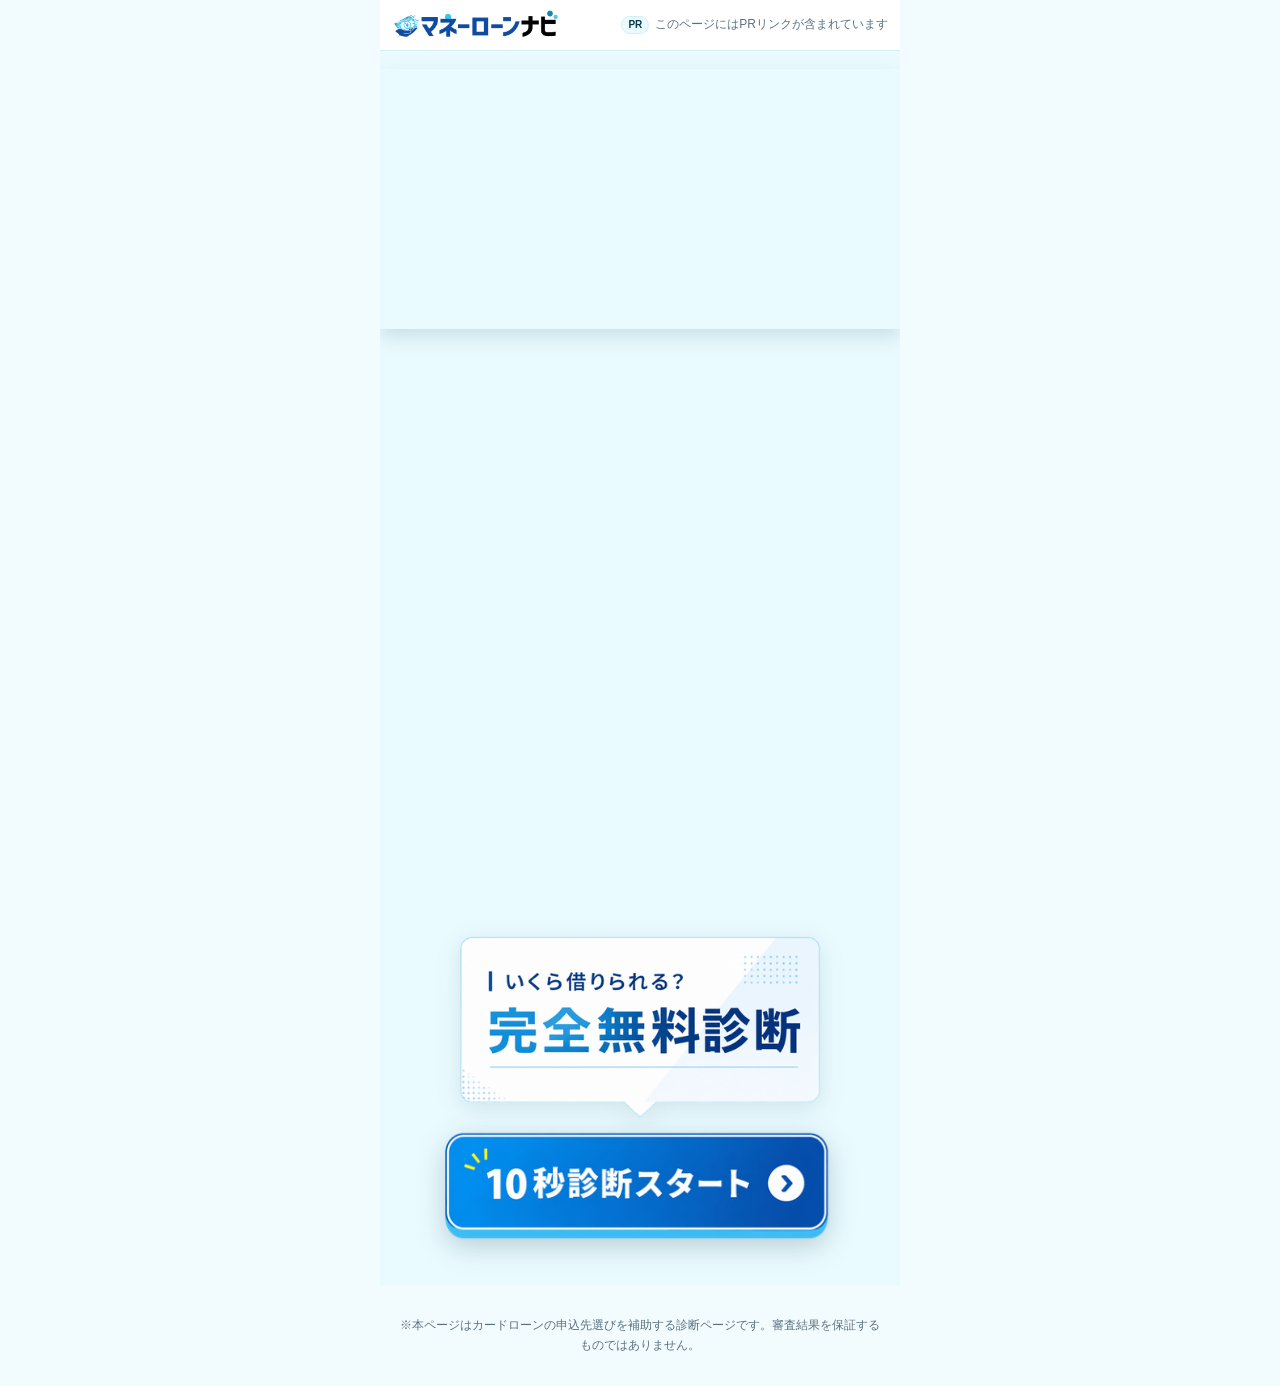
<file: index.html>
<!DOCTYPE html><html lang="ja"><head><link href="data:," rel="icon" /><meta charset="UTF-8" /><title>カードローン診断｜マネーローンナビ</title><meta content="index,follow" name="robots" /><meta content="width=device-width, initial-scale=1.0" name="viewport" /><meta name="referrer" content="strict-origin-when-cross-origin" /><style>.cq-preparing .article-body{visibility:hidden}</style><script>document.documentElement.classList.add("cq-preparing")</script><script src="./js/privacy-consent.js"></script><script>window.addEventListener('load', function() {
  const nodelist = document.body.querySelectorAll('.sb-bg-gum-marker');
  const node = Array.prototype.slice.call(nodelist, 0);

  if (node.length === 0) { return; }
  const windowHeight = window.innerHeight || document.body.clientHeight;
  window.addEventListener('scroll', function (event) {
    let scroll = (window.pageYOffset !== undefined) ? window.pageYOffset : document.documentElement.scrollTop;
    node.forEach(function(marker) {
      let position = marker.offsetTop - windowHeight + 50;
      if (scroll > position) {
        marker.classList.add('animated', 'sb-bg-gum-marker-animated');
        marker.classList.remove('sb-bg-gum-marker');
      }
    });
  }, false);
});</script><script>/**
* Copyright 2016 Google Inc. All Rights Reserved.
*
* Licensed under the W3C SOFTWARE AND DOCUMENT NOTICE AND LICENSE.
*
*  https://www.w3.org/Consortium/Legal/2015/copyright-software-and-document
*
*/
(function() {
'use strict';

// Exit early if we're not running in a browser.
if (typeof window !== 'object') {
  return;
}

// Exit early if all IntersectionObserver and IntersectionObserverEntry
// features are natively supported.
if ('IntersectionObserver' in window &&
    'IntersectionObserverEntry' in window &&
    'intersectionRatio' in window.IntersectionObserverEntry.prototype) {

  if (!('isIntersecting' in window.IntersectionObserverEntry.prototype)) {
    Object.defineProperty(window.IntersectionObserverEntry.prototype,
      'isIntersecting', {
      get: function () {
        return this.intersectionRatio > 0;
      }
    });
  }
  return;
}


/**
* A local reference to the document.
*/
var document = window.document;


/**
* An IntersectionObserver registry. This registry exists to hold a strong
* reference to IntersectionObserver instances currently observing a target
* element. Without this registry, instances without another reference may be
* garbage collected.
*/
var registry = [];


/**
* Creates the global IntersectionObserverEntry constructor.
* https://w3c.github.io/IntersectionObserver/#intersection-observer-entry
* @param {Object} entry A dictionary of instance properties.
* @constructor
*/
function IntersectionObserverEntry(entry) {
  this.time = entry.time;
  this.target = entry.target;
  this.rootBounds = entry.rootBounds;
  this.boundingClientRect = entry.boundingClientRect;
  this.intersectionRect = entry.intersectionRect || getEmptyRect();
  this.isIntersecting = !!entry.intersectionRect;

  // Calculates the intersection ratio.
  var targetRect = this.boundingClientRect;
  var targetArea = targetRect.width * targetRect.height;
  var intersectionRect = this.intersectionRect;
  var intersectionArea = intersectionRect.width * intersectionRect.height;

  // Sets intersection ratio.
  if (targetArea) {
    // Round the intersection ratio to avoid floating point math issues:
    this.intersectionRatio = Number((intersectionArea / targetArea).toFixed(4));
  } else {
    // If area is zero and is intersecting, sets to 1, otherwise to 0
    this.intersectionRatio = this.isIntersecting ? 1 : 0;
  }
}


/**
* Creates the global IntersectionObserver constructor.
* https://w3c.github.io/IntersectionObserver/#intersection-observer-interface
* @param {Function} callback The function to be invoked after intersection
*     changes have queued. The function is not invoked if the queue has
*     been emptied by calling the `takeRecords` method.
* @param {Object=} opt_options Optional configuration options.
* @constructor
*/
function IntersectionObserver(callback, opt_options) {

  var options = opt_options || {};

  if (typeof callback != 'function') {
    throw new Error('callback must be a function');
  }

  if (options.root && options.root.nodeType != 1) {
    throw new Error('root must be an Element');
  }

  // Binds and throttles `this._checkForIntersections`.
  this._checkForIntersections = throttle(
      this._checkForIntersections.bind(this), this.THROTTLE_TIMEOUT);

  // Private properties.
  this._callback = callback;
  this._observationTargets = [];
  this._queuedEntries = [];
  this._rootMarginValues = this._parseRootMargin(options.rootMargin);

  // Public properties.
  this.thresholds = this._initThresholds(options.threshold);
  this.root = options.root || null;
  this.rootMargin = this._rootMarginValues.map(function(margin) {
    return margin.value + margin.unit;
  }).join(' ');
}


/**
* The minimum interval within which the document will be checked for
* intersection changes.
*/
IntersectionObserver.prototype.THROTTLE_TIMEOUT = 100;


/**
* The frequency in which the shim polls for intersection changes.
* this can be updated on a per instance basis and must be set prior to
* calling `observe` on the first target.
*/
IntersectionObserver.prototype.POLL_INTERVAL = null;

/**
* Use a mutation observer on the root element
* to detect intersection changes.
*/
IntersectionObserver.prototype.USE_MUTATION_OBSERVER = true;


/**
* Starts observing a target element for intersection changes based on
* the thresholds values.
* @param {Element} target The DOM element to observe.
*/
IntersectionObserver.prototype.observe = function(target) {
  var isTargetAlreadyObserved = this._observationTargets.some(function(item) {
    return item.element == target;
  });

  if (isTargetAlreadyObserved) {
    return;
  }

  if (!(target && target.nodeType == 1)) {
    throw new Error('target must be an Element');
  }

  this._registerInstance();
  this._observationTargets.push({element: target, entry: null});
  this._monitorIntersections();
  this._checkForIntersections();
};


/**
* Stops observing a target element for intersection changes.
* @param {Element} target The DOM element to observe.
*/
IntersectionObserver.prototype.unobserve = function(target) {
  this._observationTargets =
      this._observationTargets.filter(function(item) {

    return item.element != target;
  });
  if (!this._observationTargets.length) {
    this._unmonitorIntersections();
    this._unregisterInstance();
  }
};


/**
* Stops observing all target elements for intersection changes.
*/
IntersectionObserver.prototype.disconnect = function() {
  this._observationTargets = [];
  this._unmonitorIntersections();
  this._unregisterInstance();
};


/**
* Returns any queue entries that have not yet been reported to the
* callback and clears the queue. This can be used in conjunction with the
* callback to obtain the absolute most up-to-date intersection information.
* @return {Array} The currently queued entries.
*/
IntersectionObserver.prototype.takeRecords = function() {
  var records = this._queuedEntries.slice();
  this._queuedEntries = [];
  return records;
};


/**
* Accepts the threshold value from the user configuration object and
* returns a sorted array of unique threshold values. If a value is not
* between 0 and 1 and error is thrown.
* @private
* @param {Array|number=} opt_threshold An optional threshold value or
*     a list of threshold values, defaulting to [0].
* @return {Array} A sorted list of unique and valid threshold values.
*/
IntersectionObserver.prototype._initThresholds = function(opt_threshold) {
  var threshold = opt_threshold || [0];
  if (!Array.isArray(threshold)) threshold = [threshold];

  return threshold.sort().filter(function(t, i, a) {
    if (typeof t != 'number' || isNaN(t) || t < 0 || t > 1) {
      throw new Error('threshold must be a number between 0 and 1 inclusively');
    }
    return t !== a[i - 1];
  });
};


/**
* Accepts the rootMargin value from the user configuration object
* and returns an array of the four margin values as an object containing
* the value and unit properties. If any of the values are not properly
* formatted or use a unit other than px or %, and error is thrown.
* @private
* @param {string=} opt_rootMargin An optional rootMargin value,
*     defaulting to '0px'.
* @return {Array<Object>} An array of margin objects with the keys
*     value and unit.
*/
IntersectionObserver.prototype._parseRootMargin = function(opt_rootMargin) {
  var marginString = opt_rootMargin || '0px';
  var margins = marginString.split(/\s+/).map(function(margin) {
    var parts = /^(-?\d*\.?\d+)(px|%)$/.exec(margin);
    if (!parts) {
      throw new Error('rootMargin must be specified in pixels or percent');
    }
    return {value: parseFloat(parts[1]), unit: parts[2]};
  });

  // Handles shorthand.
  margins[1] = margins[1] || margins[0];
  margins[2] = margins[2] || margins[0];
  margins[3] = margins[3] || margins[1];

  return margins;
};


/**
* Starts polling for intersection changes if the polling is not already
* happening, and if the page's visibility state is visible.
* @private
*/
IntersectionObserver.prototype._monitorIntersections = function() {
  if (!this._monitoringIntersections) {
    this._monitoringIntersections = true;

    // If a poll interval is set, use polling instead of listening to
    // resize and scroll events or DOM mutations.
    if (this.POLL_INTERVAL) {
      this._monitoringInterval = setInterval(
          this._checkForIntersections, this.POLL_INTERVAL);
    }
    else {
      addEvent(window, 'resize', this._checkForIntersections, true);
      addEvent(document, 'scroll', this._checkForIntersections, true);

      if (this.USE_MUTATION_OBSERVER && 'MutationObserver' in window) {
        this._domObserver = new MutationObserver(this._checkForIntersections);
        this._domObserver.observe(document, {
          attributes: true,
          childList: true,
          characterData: true,
          subtree: true
        });
      }
    }
  }
};


/**
* Stops polling for intersection changes.
* @private
*/
IntersectionObserver.prototype._unmonitorIntersections = function() {
  if (this._monitoringIntersections) {
    this._monitoringIntersections = false;

    clearInterval(this._monitoringInterval);
    this._monitoringInterval = null;

    removeEvent(window, 'resize', this._checkForIntersections, true);
    removeEvent(document, 'scroll', this._checkForIntersections, true);

    if (this._domObserver) {
      this._domObserver.disconnect();
      this._domObserver = null;
    }
  }
};


/**
* Scans each observation target for intersection changes and adds them
* to the internal entries queue. If new entries are found, it
* schedules the callback to be invoked.
* @private
*/
IntersectionObserver.prototype._checkForIntersections = function() {
  var rootIsInDom = this._rootIsInDom();
  var rootRect = rootIsInDom ? this._getRootRect() : getEmptyRect();

  this._observationTargets.forEach(function(item) {
    var target = item.element;
    var targetRect = getBoundingClientRect(target);
    var rootContainsTarget = this._rootContainsTarget(target);
    var oldEntry = item.entry;
    var intersectionRect = rootIsInDom && rootContainsTarget &&
        this._computeTargetAndRootIntersection(target, rootRect);

    var newEntry = item.entry = new IntersectionObserverEntry({
      time: now(),
      target: target,
      boundingClientRect: targetRect,
      rootBounds: rootRect,
      intersectionRect: intersectionRect
    });

    if (!oldEntry) {
      this._queuedEntries.push(newEntry);
    } else if (rootIsInDom && rootContainsTarget) {
      // If the new entry intersection ratio has crossed any of the
      // thresholds, add a new entry.
      if (this._hasCrossedThreshold(oldEntry, newEntry)) {
        this._queuedEntries.push(newEntry);
      }
    } else {
      // If the root is not in the DOM or target is not contained within
      // root but the previous entry for this target had an intersection,
      // add a new record indicating removal.
      if (oldEntry && oldEntry.isIntersecting) {
        this._queuedEntries.push(newEntry);
      }
    }
  }, this);

  if (this._queuedEntries.length) {
    this._callback(this.takeRecords(), this);
  }
};


/**
* Accepts a target and root rect computes the intersection between then
* following the algorithm in the spec.
* TODO(philipwalton): at this time clip-path is not considered.
* https://w3c.github.io/IntersectionObserver/#calculate-intersection-rect-algo
* @param {Element} target The target DOM element
* @param {Object} rootRect The bounding rect of the root after being
*     expanded by the rootMargin value.
* @return {?Object} The final intersection rect object or undefined if no
*     intersection is found.
* @private
*/
IntersectionObserver.prototype._computeTargetAndRootIntersection =
    function(target, rootRect) {

  // If the element isn't displayed, an intersection can't happen.
  if (window.getComputedStyle(target).display == 'none') return;

  var targetRect = getBoundingClientRect(target);
  var intersectionRect = targetRect;
  var parent = getParentNode(target);
  var atRoot = false;

  while (!atRoot) {
    var parentRect = null;
    var parentComputedStyle = parent.nodeType == 1 ?
        window.getComputedStyle(parent) : {};

    // If the parent isn't displayed, an intersection can't happen.
    if (parentComputedStyle.display == 'none') return;

    if (parent == this.root || parent == document) {
      atRoot = true;
      parentRect = rootRect;
    } else {
      // If the element has a non-visible overflow, and it's not the <body>
      // or <html> element, update the intersection rect.
      // Note: <body> and <html> cannot be clipped to a rect that's not also
      // the document rect, so no need to compute a new intersection.
      if (parent != document.body &&
          parent != document.documentElement &&
          parentComputedStyle.overflow != 'visible') {
        parentRect = getBoundingClientRect(parent);
      }
    }

    // If either of the above conditionals set a new parentRect,
    // calculate new intersection data.
    if (parentRect) {
      intersectionRect = computeRectIntersection(parentRect, intersectionRect);

      if (!intersectionRect) break;
    }
    parent = getParentNode(parent);
  }
  return intersectionRect;
};


/**
* Returns the root rect after being expanded by the rootMargin value.
* @return {Object} The expanded root rect.
* @private
*/
IntersectionObserver.prototype._getRootRect = function() {
  var rootRect;
  if (this.root) {
    rootRect = getBoundingClientRect(this.root);
  } else {
    // Use <html>/<body> instead of window since scroll bars affect size.
    var html = document.documentElement;
    var body = document.body;
    rootRect = {
      top: 0,
      left: 0,
      right: html.clientWidth || body.clientWidth,
      width: html.clientWidth || body.clientWidth,
      bottom: html.clientHeight || body.clientHeight,
      height: html.clientHeight || body.clientHeight
    };
  }
  return this._expandRectByRootMargin(rootRect);
};


/**
* Accepts a rect and expands it by the rootMargin value.
* @param {Object} rect The rect object to expand.
* @return {Object} The expanded rect.
* @private
*/
IntersectionObserver.prototype._expandRectByRootMargin = function(rect) {
  var margins = this._rootMarginValues.map(function(margin, i) {
    return margin.unit == 'px' ? margin.value :
        margin.value * (i % 2 ? rect.width : rect.height) / 100;
  });
  var newRect = {
    top: rect.top - margins[0],
    right: rect.right + margins[1],
    bottom: rect.bottom + margins[2],
    left: rect.left - margins[3]
  };
  newRect.width = newRect.right - newRect.left;
  newRect.height = newRect.bottom - newRect.top;

  return newRect;
};


/**
* Accepts an old and new entry and returns true if at least one of the
* threshold values has been crossed.
* @param {?IntersectionObserverEntry} oldEntry The previous entry for a
*    particular target element or null if no previous entry exists.
* @param {IntersectionObserverEntry} newEntry The current entry for a
*    particular target element.
* @return {boolean} Returns true if a any threshold has been crossed.
* @private
*/
IntersectionObserver.prototype._hasCrossedThreshold =
    function(oldEntry, newEntry) {

  // To make comparing easier, an entry that has a ratio of 0
  // but does not actually intersect is given a value of -1
  var oldRatio = oldEntry && oldEntry.isIntersecting ?
      oldEntry.intersectionRatio || 0 : -1;
  var newRatio = newEntry.isIntersecting ?
      newEntry.intersectionRatio || 0 : -1;

  // Ignore unchanged ratios
  if (oldRatio === newRatio) return;

  for (var i = 0; i < this.thresholds.length; i++) {
    var threshold = this.thresholds[i];

    // Return true if an entry matches a threshold or if the new ratio
    // and the old ratio are on the opposite sides of a threshold.
    if (threshold == oldRatio || threshold == newRatio ||
        threshold < oldRatio !== threshold < newRatio) {
      return true;
    }
  }
};


/**
* Returns whether or not the root element is an element and is in the DOM.
* @return {boolean} True if the root element is an element and is in the DOM.
* @private
*/
IntersectionObserver.prototype._rootIsInDom = function() {
  return !this.root || containsDeep(document, this.root);
};


/**
* Returns whether or not the target element is a child of root.
* @param {Element} target The target element to check.
* @return {boolean} True if the target element is a child of root.
* @private
*/
IntersectionObserver.prototype._rootContainsTarget = function(target) {
  return containsDeep(this.root || document, target);
};


/**
* Adds the instance to the global IntersectionObserver registry if it isn't
* already present.
* @private
*/
IntersectionObserver.prototype._registerInstance = function() {
  if (registry.indexOf(this) < 0) {
    registry.push(this);
  }
};


/**
* Removes the instance from the global IntersectionObserver registry.
* @private
*/
IntersectionObserver.prototype._unregisterInstance = function() {
  var index = registry.indexOf(this);
  if (index != -1) registry.splice(index, 1);
};


/**
* Returns the result of the performance.now() method or null in browsers
* that don't support the API.
* @return {number} The elapsed time since the page was requested.
*/
function now() {
  return window.performance && performance.now && performance.now();
}


/**
* Throttles a function and delays its execution, so it's only called at most
* once within a given time period.
* @param {Function} fn The function to throttle.
* @param {number} timeout The amount of time that must pass before the
*     function can be called again.
* @return {Function} The throttled function.
*/
function throttle(fn, timeout) {
  var timer = null;
  return function () {
    if (!timer) {
      timer = setTimeout(function() {
        fn();
        timer = null;
      }, timeout);
    }
  };
}


/**
* Adds an event handler to a DOM node ensuring cross-browser compatibility.
* @param {Node} node The DOM node to add the event handler to.
* @param {string} event The event name.
* @param {Function} fn The event handler to add.
* @param {boolean} opt_useCapture Optionally adds the even to the capture
*     phase. Note: this only works in modern browsers.
*/
function addEvent(node, event, fn, opt_useCapture) {
  if (typeof node.addEventListener == 'function') {
    node.addEventListener(event, fn, opt_useCapture || false);
  }
  else if (typeof node.attachEvent == 'function') {
    node.attachEvent('on' + event, fn);
  }
}


/**
* Removes a previously added event handler from a DOM node.
* @param {Node} node The DOM node to remove the event handler from.
* @param {string} event The event name.
* @param {Function} fn The event handler to remove.
* @param {boolean} opt_useCapture If the event handler was added with this
*     flag set to true, it should be set to true here in order to remove it.
*/
function removeEvent(node, event, fn, opt_useCapture) {
  if (typeof node.removeEventListener == 'function') {
    node.removeEventListener(event, fn, opt_useCapture || false);
  }
  else if (typeof node.detatchEvent == 'function') {
    node.detatchEvent('on' + event, fn);
  }
}


/**
* Returns the intersection between two rect objects.
* @param {Object} rect1 The first rect.
* @param {Object} rect2 The second rect.
* @return {?Object} The intersection rect or undefined if no intersection
*     is found.
*/
function computeRectIntersection(rect1, rect2) {
  var top = Math.max(rect1.top, rect2.top);
  var bottom = Math.min(rect1.bottom, rect2.bottom);
  var left = Math.max(rect1.left, rect2.left);
  var right = Math.min(rect1.right, rect2.right);
  var width = right - left;
  var height = bottom - top;

  return (width >= 0 && height >= 0) && {
    top: top,
    bottom: bottom,
    left: left,
    right: right,
    width: width,
    height: height
  };
}


/**
* Shims the native getBoundingClientRect for compatibility with older IE.
* @param {Element} el The element whose bounding rect to get.
* @return {Object} The (possibly shimmed) rect of the element.
*/
function getBoundingClientRect(el) {
  var rect;

  try {
    rect = el.getBoundingClientRect();
  } catch (err) {
    // Ignore Windows 7 IE11 "Unspecified error"
  }

  if (!rect) return getEmptyRect();

  // Older IE
  if (!(rect.width && rect.height)) {
    rect = {
      top: rect.top,
      right: rect.right,
      bottom: rect.bottom,
      left: rect.left,
      width: rect.right - rect.left,
      height: rect.bottom - rect.top
    };
  }
  return rect;
}


/**
* Returns an empty rect object. An empty rect is returned when an element
* is not in the DOM.
* @return {Object} The empty rect.
*/
function getEmptyRect() {
  return {
    top: 0,
    bottom: 0,
    left: 0,
    right: 0,
    width: 0,
    height: 0
  };
}

/**
* Checks to see if a parent element contains a child element (including inside
* shadow DOM).
* @param {Node} parent The parent element.
* @param {Node} child The child element.
* @return {boolean} True if the parent node contains the child node.
*/
function containsDeep(parent, child) {
  var node = child;
  while (node) {
    if (node == parent) return true;

    node = getParentNode(node);
  }
  return false;
}


/**
* Gets the parent node of an element or its host element if the parent node
* is a shadow root.
* @param {Node} node The node whose parent to get.
* @return {Node|null} The parent node or null if no parent exists.
*/
function getParentNode(node) {
  var parent = node.parentNode;

  if (parent && parent.nodeType == 11 && parent.host) {
    // If the parent is a shadow root, return the host element.
    return parent.host;
  }

  if (parent && parent.assignedSlot) {
    // If the parent is distributed in a <slot>, return the parent of a slot.
    return parent.assignedSlot.parentNode;
  }

  return parent;
}


// Exposes the constructors globally.
window.IntersectionObserver = IntersectionObserver;
window.IntersectionObserverEntry = IntersectionObserverEntry;

}());</script><script>window.addEventListener('load', function() {
  function LinkSettingForGunosy() {
  }
  LinkSettingForGunosy.prototype = {
    assign: function() {
      const media = document.querySelector('.js-m-id');
      if (media === null) { return; }
      if (media.dataset.value != '4') { return; }

      const nodelist = document.querySelectorAll('a');
      const node = Array.prototype.slice.call(nodelist, 0);

      node.forEach(function(element) {
        const uri = new URI(element.getAttribute('href'));
        if (uri.query(true).sb_tracking === 'true') {
          let onclickAttribute = element.getAttribute('onclick');
          if (onclickAttribute === null) {
            onclickAttribute = '';
          }
          onclickAttribute += ';this.href=GunosyTransit.link(this.href);';
          element.setAttribute('onclick', onclickAttribute);
        }
      });
    }
  }

  let linkSettingForGunosy = new LinkSettingForGunosy();
  linkSettingForGunosy.assign();
});</script><script>window.addEventListener('message', function() {
  function SetFormActionVisitorId() {
  }
  SetFormActionVisitorId.prototype = {
    assign: function() {
      let iframes = document.querySelectorAll('.sb-form-iframe')
      if (iframes.length === 0) return
      Array.from(iframes).forEach((iframe, i) => {
        const sbTuId = document.querySelector('.js-v-id')
        const articleUid = document.querySelector('.js-a-id')
        const abTestUid = document.querySelector('.js-ab-id')
        const folderUid = document.querySelector('.js-f-id')
        let target = iframe.contentWindow.postMessage ? iframe : undefined;
        if (typeof target != "undefined" && document.body.scrollHeight) {
          target.contentWindow.postMessage({ sb_tu_id: sbTuId.dataset.value, article_uid: articleUid.dataset.value, ab_test_uid: abTestUid.dataset.value, folder_uid: folderUid.dataset.value, posted_beyond: true }, "*");
        }
      });
    }
  }

  let setFormActionVisitorId = new SetFormActionVisitorId();
  setFormActionVisitorId.assign();
});</script><script>window.addEventListener('message', function(e) {
  function SetFolderFormIframeAttributes() {
  }
  SetFolderFormIframeAttributes.prototype = {
    assign: function(e) {
      if (!e.data['posted_beyond']) return
      let forms = document.querySelectorAll(`[data-sb-form-uid="${e.data['uid']}"]`)
      Array.from(forms).forEach((form, i) => {
        let height = e.data['height']
        let width = e.data['width']
        let iframe = form.querySelector('iframe')
        iframe.style.height = height
        iframe.style.width = width
        iframe.style.margin = '0 auto'
      });
    }
  }

  let setFolderFormIframeHeight = new SetFolderFormIframeAttributes();
  setFolderFormIframeHeight.assign(e);
});</script><script>window.addEventListener('DOMContentLoaded', function() {
  let iframes = document.querySelectorAll('.sb-form-iframe')
  Array.from(iframes).forEach((iframe, i) => {
    const uri = new URI(iframe.src);
    const iframe_host = document.querySelector('.js-folder-form-host')
    iframe.src = uri.protocol() + '://' + iframe_host.dataset.value + uri.path()
  });
});</script><script>!function(t,n){"object"==typeof exports&&"undefined"!=typeof module?module.exports=n():"function"==typeof define&&define.amd?define(n):(t=t||self).LazyLoad=n()}(this,(function(){"use strict";function t(){return(t=Object.assign||function(t){for(var n=1;n<arguments.length;n++){var e=arguments[n];for(var i in e)Object.prototype.hasOwnProperty.call(e,i)&&(t[i]=e[i])}return t}).apply(this,arguments)}var n="undefined"!=typeof window,e=n&&!("onscroll"in window)||"undefined"!=typeof navigator&&/(gle|ing|ro)bot|crawl|spider/i.test(navigator.userAgent),i=n&&"IntersectionObserver"in window,o=n&&"classList"in document.createElement("p"),r=n&&window.devicePixelRatio>1,a={elements_selector:".lazy",container:e||n?document:null,threshold:300,thresholds:null,data_src:"src",data_srcset:"srcset",data_sizes:"sizes",data_bg:"bg",data_bg_hidpi:"bg-hidpi",data_bg_multi:"bg-multi",data_bg_multi_hidpi:"bg-multi-hidpi",data_poster:"poster",class_applied:"applied",class_loading:"loading",class_loaded:"loaded",class_error:"error",class_entered:"entered",class_exited:"exited",unobserve_completed:!0,unobserve_entered:!1,cancel_on_exit:!0,callback_enter:null,callback_exit:null,callback_applied:null,callback_loading:null,callback_loaded:null,callback_error:null,callback_finish:null,callback_cancel:null,use_native:!1},c=function(n){return t({},a,n)},s=function(t,n){var e,i="LazyLoad::Initialized",o=new t(n);try{e=new CustomEvent(i,{detail:{instance:o}})}catch(t){(e=document.createEvent("CustomEvent")).initCustomEvent(i,!1,!1,{instance:o})}window.dispatchEvent(e)},l="loading",u="loaded",d="applied",f="error",_="native",g="data-",v="ll-status",p=function(t,n){return t.getAttribute(g+n)},b=function(t){return p(t,v)},h=function(t,n){return function(t,n,e){var i="data-ll-status";null!==e?t.setAttribute(i,e):t.removeAttribute(i)}(t,0,n)},m=function(t){return h(t,null)},E=function(t){return null===b(t)},y=function(t){return b(t)===_},A=[l,u,d,f],I=function(t,n,e,i){t&&(void 0===i?void 0===e?t(n):t(n,e):t(n,e,i))},L=function(t,n){o?t.classList.add(n):t.className+=(t.className?" ":"")+n},w=function(t,n){o?t.classList.remove(n):t.className=t.className.replace(new RegExp("(^|\\s+)"+n+"(\\s+|$)")," ").replace(/^\s+/,"").replace(/\s+$/,"")},k=function(t){return t.llTempImage},O=function(t,n){if(n){var e=n._observer;e&&e.unobserve(t)}},x=function(t,n){t&&(t.loadingCount+=n)},z=function(t,n){t&&(t.toLoadCount=n)},C=function(t){for(var n,e=[],i=0;n=t.children[i];i+=1)"SOURCE"===n.tagName&&e.push(n);return e},N=function(t,n,e){e&&t.setAttribute(n,e)},M=function(t,n){t.removeAttribute(n)},R=function(t){return!!t.llOriginalAttrs},G=function(t){if(!R(t)){var n={};n.src=t.getAttribute("src"),n.srcset=t.getAttribute("srcset"),n.sizes=t.getAttribute("sizes"),t.llOriginalAttrs=n}},T=function(t){if(R(t)){var n=t.llOriginalAttrs;N(t,"src",n.src),N(t,"srcset",n.srcset),N(t,"sizes",n.sizes)}},j=function(t,n){N(t,"sizes",p(t,n.data_sizes)),N(t,"srcset",p(t,n.data_srcset)),N(t,"src",p(t,n.data_src))},D=function(t){M(t,"src"),M(t,"srcset"),M(t,"sizes")},F=function(t,n){var e=t.parentNode;e&&"PICTURE"===e.tagName&&C(e).forEach(n)},P={IMG:function(t,n){F(t,(function(t){G(t),j(t,n)})),G(t),j(t,n)},IFRAME:function(t,n){N(t,"src",p(t,n.data_src))},VIDEO:function(t,n){!function(t,e){C(t).forEach((function(t){N(t,"src",p(t,n.data_src))}))}(t),N(t,"poster",p(t,n.data_poster)),N(t,"src",p(t,n.data_src)),t.load()}},S=function(t,n){var e=P[t.tagName];e&&e(t,n)},V=function(t,n,e){x(e,1),L(t,n.class_loading),h(t,l),I(n.callback_loading,t,e)},U=["IMG","IFRAME","VIDEO"],$=function(t,n){!n||function(t){return t.loadingCount>0}(n)||function(t){return t.toLoadCount>0}(n)||I(t.callback_finish,n)},q=function(t,n,e){t.addEventListener(n,e),t.llEvLisnrs[n]=e},H=function(t,n,e){t.removeEventListener(n,e)},B=function(t){return!!t.llEvLisnrs},J=function(t){if(B(t)){var n=t.llEvLisnrs;for(var e in n){var i=n[e];H(t,e,i)}delete t.llEvLisnrs}},K=function(t,n,e){!function(t){delete t.llTempImage}(t),x(e,-1),function(t){t&&(t.toLoadCount-=1)}(e),w(t,n.class_loading),n.unobserve_completed&&O(t,e)},Q=function(t,n,e){var i=k(t)||t;B(i)||function(t,n,e){B(t)||(t.llEvLisnrs={});var i="VIDEO"===t.tagName?"loadeddata":"load";q(t,i,n),q(t,"error",e)}(i,(function(o){!function(t,n,e,i){var o=y(n);K(n,e,i),L(n,e.class_loaded),h(n,u),I(e.callback_loaded,n,i),o||$(e,i)}(0,t,n,e),J(i)}),(function(o){!function(t,n,e,i){var o=y(n);K(n,e,i),L(n,e.class_error),h(n,f),I(e.callback_error,n,i),o||$(e,i)}(0,t,n,e),J(i)}))},W=function(t,n,e){!function(t){t.llTempImage=document.createElement("IMG")}(t),Q(t,n,e),function(t,n,e){var i=p(t,n.data_bg),o=p(t,n.data_bg_hidpi),a=r&&o?o:i;a&&(t.style.backgroundImage='url("'.concat(a,'")'),k(t).setAttribute("src",a),V(t,n,e))}(t,n,e),function(t,n,e){var i=p(t,n.data_bg_multi),o=p(t,n.data_bg_multi_hidpi),a=r&&o?o:i;a&&(t.style.backgroundImage=a,function(t,n,e){L(t,n.class_applied),h(t,d),n.unobserve_completed&&O(t,n),I(n.callback_applied,t,e)}(t,n,e))}(t,n,e)},X=function(t,n,e){!function(t){return U.indexOf(t.tagName)>-1}(t)?W(t,n,e):function(t,n,e){Q(t,n,e),S(t,n),V(t,n,e)}(t,n,e)},Y=["IMG","IFRAME"],Z=function(t){return t.use_native&&"loading"in HTMLImageElement.prototype},tt=function(t,n,e){t.forEach((function(t){return function(t){return t.isIntersecting||t.intersectionRatio>0}(t)?function(t,n,e,i){h(t,"entered"),L(t,e.class_entered),w(t,e.class_exited),function(t,n,e){n.unobserve_entered&&O(t,e)}(t,e,i),I(e.callback_enter,t,n,i),function(t){return A.indexOf(b(t))>=0}(t)||X(t,e,i)}(t.target,t,n,e):function(t,n,e,i){E(t)||(L(t,e.class_exited),function(t,n,e,i){e.cancel_on_exit&&function(t){return b(t)===l}(t)&&"IMG"===t.tagName&&(J(t),function(t){F(t,(function(t){D(t)})),D(t)}(t),function(t){F(t,(function(t){T(t)})),T(t)}(t),w(t,e.class_loading),x(i,-1),m(t),I(e.callback_cancel,t,n,i))}(t,n,e,i),I(e.callback_exit,t,n,i))}(t.target,t,n,e)}))},nt=function(t){return Array.prototype.slice.call(t)},et=function(t){return t.container.querySelectorAll(t.elements_selector)},it=function(t){return function(t){return b(t)===f}(t)},ot=function(t,n){return function(t){return nt(t).filter(E)}(t||et(n))},rt=function(t,e){var o=c(t);this._settings=o,this.loadingCount=0,function(t,n){i&&!Z(t)&&(n._observer=new IntersectionObserver((function(e){tt(e,t,n)}),function(t){return{root:t.container===document?null:t.container,rootMargin:t.thresholds||t.threshold+"px"}}(t)))}(o,this),function(t,e){n&&window.addEventListener("online",(function(){!function(t,n){var e;(e=et(t),nt(e).filter(it)).forEach((function(n){w(n,t.class_error),m(n)})),n.update()}(t,e)}))}(o,this),this.update(e)};return rt.prototype={update:function(t){var n,o,r=this._settings,a=ot(t,r);z(this,a.length),!e&&i?Z(r)?function(t,n,e){t.forEach((function(t){-1!==Y.indexOf(t.tagName)&&(t.setAttribute("loading","lazy"),function(t,n,e){Q(t,n,e),S(t,n),h(t,_)}(t,n,e))})),z(e,0)}(a,r,this):(o=a,function(t){t.disconnect()}(n=this._observer),function(t,n){n.forEach((function(n){t.observe(n)}))}(n,o)):this.loadAll(a)},destroy:function(){this._observer&&this._observer.disconnect(),et(this._settings).forEach((function(t){delete t.llOriginalAttrs})),delete this._observer,delete this._settings,delete this.loadingCount,delete this.toLoadCount},loadAll:function(t){var n=this,e=this._settings;ot(t,e).forEach((function(t){O(t,n),X(t,e,n)}))}},rt.load=function(t,n){var e=c(n);X(t,e)},rt.resetStatus=function(t){m(t)},n&&function(t,n){if(n)if(n.length)for(var e,i=0;e=n[i];i+=1)s(t,e);else s(t,n)}(rt,window.lazyLoadOptions),rt}));</script><script>window.addEventListener('load', function() {
  var scroll = new SmoothScroll('a[href*="#"]', {
    speed:1000
  });
});</script><!-- Meta Pixel Code (analytics consent required) -->
<script>
window.CQConsent.runWhenGranted(function() {
  !function(f,b,e,v,n,t,s)
  {if(f.fbq)return;n=f.fbq=function(){n.callMethod?
  n.callMethod.apply(n,arguments):n.queue.push(arguments)};
  if(!f._fbq)f._fbq=n;n.push=n;n.loaded=!0;n.version='2.0';
  n.queue=[];t=b.createElement(e);t.async=!0;
  t.src=v;s=b.getElementsByTagName(e)[0];
  s.parentNode.insertBefore(t,s)}(window, document,'script',
  'https://connect.facebook.net/en_US/fbevents.js');
  fbq('init', '1717363732527950');
  fbq('track', 'PageView');
});
</script>
<!-- End Meta Pixel Code --><script>

(function(self, undefined) {Object.defineProperty(Array.prototype,"values",{value:Array.prototype[Symbol.iterator],enumerable:!1,writable:!1});})('object' === typeof window && window || 'object' === typeof self && self || 'object' === typeof global && global || {});</script><script>/*! URI.js v1.19.2 http://medialize.github.io/URI.js/ */
/* build contains: IPv6.js, punycode.js, SecondLevelDomains.js, URI.js, URITemplate.js */
(function(f,n){"object"===typeof module&&module.exports?module.exports=n():"function"===typeof define&&define.amd?define(n):f.IPv6=n(f)})(this,function(f){var n=f&&f.IPv6;return{best:function(h){h=h.toLowerCase().split(":");var k=h.length,b=8;""===h[0]&&""===h[1]&&""===h[2]?(h.shift(),h.shift()):""===h[0]&&""===h[1]?h.shift():""===h[k-1]&&""===h[k-2]&&h.pop();k=h.length;-1!==h[k-1].indexOf(".")&&(b=7);var q;for(q=0;q<k&&""!==h[q];q++);if(q<b)for(h.splice(q,1,"0000");h.length<b;)h.splice(q,0,"0000");
for(q=0;q<b;q++){k=h[q].split("");for(var f=0;3>f;f++)if("0"===k[0]&&1<k.length)k.splice(0,1);else break;h[q]=k.join("")}k=-1;var n=f=0,g=-1,p=!1;for(q=0;q<b;q++)p?"0"===h[q]?n+=1:(p=!1,n>f&&(k=g,f=n)):"0"===h[q]&&(p=!0,g=q,n=1);n>f&&(k=g,f=n);1<f&&h.splice(k,f,"");k=h.length;b="";""===h[0]&&(b=":");for(q=0;q<k;q++){b+=h[q];if(q===k-1)break;b+=":"}""===h[k-1]&&(b+=":");return b},noConflict:function(){f.IPv6===this&&(f.IPv6=n);return this}}});
(function(f){function n(b){throw new RangeError(w[b]);}function h(b,e){for(var g=b.length,h=[];g--;)h[g]=e(b[g]);return h}function k(b,e){var g=b.split("@"),f="";1<g.length&&(f=g[0]+"@",b=g[1]);b=b.replace(C,".");g=b.split(".");g=h(g,e).join(".");return f+g}function b(b){for(var e=[],g=0,h=b.length,f,a;g<h;)f=b.charCodeAt(g++),55296<=f&&56319>=f&&g<h?(a=b.charCodeAt(g++),56320==(a&64512)?e.push(((f&1023)<<10)+(a&1023)+65536):(e.push(f),g--)):e.push(f);return e}function q(b){return h(b,function(b){var e=
"";65535<b&&(b-=65536,e+=t(b>>>10&1023|55296),b=56320|b&1023);return e+=t(b)}).join("")}function z(b,e){return b+22+75*(26>b)-((0!=e)<<5)}function u(b,g,h){var f=0;b=h?e(b/700):b>>1;for(b+=e(b/g);455<b;f+=36)b=e(b/35);return e(f+36*b/(b+38))}function g(b){var g=[],h=b.length,f=0,k=128,a=72,c,d;var l=b.lastIndexOf("-");0>l&&(l=0);for(c=0;c<l;++c)128<=b.charCodeAt(c)&&n("not-basic"),g.push(b.charCodeAt(c));for(l=0<l?l+1:0;l<h;){c=f;var m=1;for(d=36;;d+=36){l>=h&&n("invalid-input");var x=b.charCodeAt(l++);
x=10>x-48?x-22:26>x-65?x-65:26>x-97?x-97:36;(36<=x||x>e((2147483647-f)/m))&&n("overflow");f+=x*m;var p=d<=a?1:d>=a+26?26:d-a;if(x<p)break;x=36-p;m>e(2147483647/x)&&n("overflow");m*=x}m=g.length+1;a=u(f-c,m,0==c);e(f/m)>2147483647-k&&n("overflow");k+=e(f/m);f%=m;g.splice(f++,0,k)}return q(g)}function p(g){var h,f,k,p=[];g=b(g);var a=g.length;var c=128;var d=0;var l=72;for(k=0;k<a;++k){var m=g[k];128>m&&p.push(t(m))}for((h=f=p.length)&&p.push("-");h<a;){var x=2147483647;for(k=0;k<a;++k)m=g[k],m>=c&&
m<x&&(x=m);var q=h+1;x-c>e((2147483647-d)/q)&&n("overflow");d+=(x-c)*q;c=x;for(k=0;k<a;++k)if(m=g[k],m<c&&2147483647<++d&&n("overflow"),m==c){var r=d;for(x=36;;x+=36){m=x<=l?1:x>=l+26?26:x-l;if(r<m)break;var A=r-m;r=36-m;p.push(t(z(m+A%r,0)));r=e(A/r)}p.push(t(z(r,0)));l=u(d,q,h==f);d=0;++h}++d;++c}return p.join("")}var D="object"==typeof exports&&exports&&!exports.nodeType&&exports,A="object"==typeof module&&module&&!module.nodeType&&module,B="object"==typeof global&&global;if(B.global===B||B.window===
B||B.self===B)f=B;var E=/^xn--/,r=/[^\x20-\x7E]/,C=/[\x2E\u3002\uFF0E\uFF61]/g,w={overflow:"Overflow: input needs wider integers to process","not-basic":"Illegal input >= 0x80 (not a basic code point)","invalid-input":"Invalid input"},e=Math.floor,t=String.fromCharCode,y;var v={version:"1.3.2",ucs2:{decode:b,encode:q},decode:g,encode:p,toASCII:function(b){return k(b,function(b){return r.test(b)?"xn--"+p(b):b})},toUnicode:function(b){return k(b,function(b){return E.test(b)?g(b.slice(4).toLowerCase()):
b})}};if("function"==typeof define&&"object"==typeof define.amd&&define.amd)define("punycode",function(){return v});else if(D&&A)if(module.exports==D)A.exports=v;else for(y in v)v.hasOwnProperty(y)&&(D[y]=v[y]);else f.punycode=v})(this);
(function(f,n){"object"===typeof module&&module.exports?module.exports=n():"function"===typeof define&&define.amd?define(n):f.SecondLevelDomains=n(f)})(this,function(f){var n=f&&f.SecondLevelDomains,h={list:{ac:" com gov mil net org ",ae:" ac co gov mil name net org pro sch ",af:" com edu gov net org ",al:" com edu gov mil net org ",ao:" co ed gv it og pb ",ar:" com edu gob gov int mil net org tur ",at:" ac co gv or ",au:" asn com csiro edu gov id net org ",ba:" co com edu gov mil net org rs unbi unmo unsa untz unze ",
bb:" biz co com edu gov info net org store tv ",bh:" biz cc com edu gov info net org ",bn:" com edu gov net org ",bo:" com edu gob gov int mil net org tv ",br:" adm adv agr am arq art ato b bio blog bmd cim cng cnt com coop ecn edu eng esp etc eti far flog fm fnd fot fst g12 ggf gov imb ind inf jor jus lel mat med mil mus net nom not ntr odo org ppg pro psc psi qsl rec slg srv tmp trd tur tv vet vlog wiki zlg ",bs:" com edu gov net org ",bz:" du et om ov rg ",ca:" ab bc mb nb nf nl ns nt nu on pe qc sk yk ",
ck:" biz co edu gen gov info net org ",cn:" ac ah bj com cq edu fj gd gov gs gx gz ha hb he hi hl hn jl js jx ln mil net nm nx org qh sc sd sh sn sx tj tw xj xz yn zj ",co:" com edu gov mil net nom org ",cr:" ac c co ed fi go or sa ",cy:" ac biz com ekloges gov ltd name net org parliament press pro tm ","do":" art com edu gob gov mil net org sld web ",dz:" art asso com edu gov net org pol ",ec:" com edu fin gov info med mil net org pro ",eg:" com edu eun gov mil name net org sci ",er:" com edu gov ind mil net org rochest w ",
es:" com edu gob nom org ",et:" biz com edu gov info name net org ",fj:" ac biz com info mil name net org pro ",fk:" ac co gov net nom org ",fr:" asso com f gouv nom prd presse tm ",gg:" co net org ",gh:" com edu gov mil org ",gn:" ac com gov net org ",gr:" com edu gov mil net org ",gt:" com edu gob ind mil net org ",gu:" com edu gov net org ",hk:" com edu gov idv net org ",hu:" 2000 agrar bolt casino city co erotica erotika film forum games hotel info ingatlan jogasz konyvelo lakas media news org priv reklam sex shop sport suli szex tm tozsde utazas video ",
id:" ac co go mil net or sch web ",il:" ac co gov idf k12 muni net org ","in":" ac co edu ernet firm gen gov i ind mil net nic org res ",iq:" com edu gov i mil net org ",ir:" ac co dnssec gov i id net org sch ",it:" edu gov ",je:" co net org ",jo:" com edu gov mil name net org sch ",jp:" ac ad co ed go gr lg ne or ",ke:" ac co go info me mobi ne or sc ",kh:" com edu gov mil net org per ",ki:" biz com de edu gov info mob net org tel ",km:" asso com coop edu gouv k medecin mil nom notaires pharmaciens presse tm veterinaire ",
kn:" edu gov net org ",kr:" ac busan chungbuk chungnam co daegu daejeon es gangwon go gwangju gyeongbuk gyeonggi gyeongnam hs incheon jeju jeonbuk jeonnam k kg mil ms ne or pe re sc seoul ulsan ",kw:" com edu gov net org ",ky:" com edu gov net org ",kz:" com edu gov mil net org ",lb:" com edu gov net org ",lk:" assn com edu gov grp hotel int ltd net ngo org sch soc web ",lr:" com edu gov net org ",lv:" asn com conf edu gov id mil net org ",ly:" com edu gov id med net org plc sch ",ma:" ac co gov m net org press ",
mc:" asso tm ",me:" ac co edu gov its net org priv ",mg:" com edu gov mil nom org prd tm ",mk:" com edu gov inf name net org pro ",ml:" com edu gov net org presse ",mn:" edu gov org ",mo:" com edu gov net org ",mt:" com edu gov net org ",mv:" aero biz com coop edu gov info int mil museum name net org pro ",mw:" ac co com coop edu gov int museum net org ",mx:" com edu gob net org ",my:" com edu gov mil name net org sch ",nf:" arts com firm info net other per rec store web ",ng:" biz com edu gov mil mobi name net org sch ",
ni:" ac co com edu gob mil net nom org ",np:" com edu gov mil net org ",nr:" biz com edu gov info net org ",om:" ac biz co com edu gov med mil museum net org pro sch ",pe:" com edu gob mil net nom org sld ",ph:" com edu gov i mil net ngo org ",pk:" biz com edu fam gob gok gon gop gos gov net org web ",pl:" art bialystok biz com edu gda gdansk gorzow gov info katowice krakow lodz lublin mil net ngo olsztyn org poznan pwr radom slupsk szczecin torun warszawa waw wroc wroclaw zgora ",pr:" ac biz com edu est gov info isla name net org pro prof ",
ps:" com edu gov net org plo sec ",pw:" belau co ed go ne or ",ro:" arts com firm info nom nt org rec store tm www ",rs:" ac co edu gov in org ",sb:" com edu gov net org ",sc:" com edu gov net org ",sh:" co com edu gov net nom org ",sl:" com edu gov net org ",st:" co com consulado edu embaixada gov mil net org principe saotome store ",sv:" com edu gob org red ",sz:" ac co org ",tr:" av bbs bel biz com dr edu gen gov info k12 name net org pol tel tsk tv web ",tt:" aero biz cat co com coop edu gov info int jobs mil mobi museum name net org pro tel travel ",
tw:" club com ebiz edu game gov idv mil net org ",mu:" ac co com gov net or org ",mz:" ac co edu gov org ",na:" co com ",nz:" ac co cri geek gen govt health iwi maori mil net org parliament school ",pa:" abo ac com edu gob ing med net nom org sld ",pt:" com edu gov int net nome org publ ",py:" com edu gov mil net org ",qa:" com edu gov mil net org ",re:" asso com nom ",ru:" ac adygeya altai amur arkhangelsk astrakhan bashkiria belgorod bir bryansk buryatia cbg chel chelyabinsk chita chukotka chuvashia com dagestan e-burg edu gov grozny int irkutsk ivanovo izhevsk jar joshkar-ola kalmykia kaluga kamchatka karelia kazan kchr kemerovo khabarovsk khakassia khv kirov koenig komi kostroma kranoyarsk kuban kurgan kursk lipetsk magadan mari mari-el marine mil mordovia mosreg msk murmansk nalchik net nnov nov novosibirsk nsk omsk orenburg org oryol penza perm pp pskov ptz rnd ryazan sakhalin samara saratov simbirsk smolensk spb stavropol stv surgut tambov tatarstan tom tomsk tsaritsyn tsk tula tuva tver tyumen udm udmurtia ulan-ude vladikavkaz vladimir vladivostok volgograd vologda voronezh vrn vyatka yakutia yamal yekaterinburg yuzhno-sakhalinsk ",
rw:" ac co com edu gouv gov int mil net ",sa:" com edu gov med net org pub sch ",sd:" com edu gov info med net org tv ",se:" a ac b bd c d e f g h i k l m n o org p parti pp press r s t tm u w x y z ",sg:" com edu gov idn net org per ",sn:" art com edu gouv org perso univ ",sy:" com edu gov mil net news org ",th:" ac co go in mi net or ",tj:" ac biz co com edu go gov info int mil name net nic org test web ",tn:" agrinet com defense edunet ens fin gov ind info intl mincom nat net org perso rnrt rns rnu tourism ",
tz:" ac co go ne or ",ua:" biz cherkassy chernigov chernovtsy ck cn co com crimea cv dn dnepropetrovsk donetsk dp edu gov if in ivano-frankivsk kh kharkov kherson khmelnitskiy kiev kirovograd km kr ks kv lg lugansk lutsk lviv me mk net nikolaev od odessa org pl poltava pp rovno rv sebastopol sumy te ternopil uzhgorod vinnica vn zaporizhzhe zhitomir zp zt ",ug:" ac co go ne or org sc ",uk:" ac bl british-library co cym gov govt icnet jet lea ltd me mil mod national-library-scotland nel net nhs nic nls org orgn parliament plc police sch scot soc ",
us:" dni fed isa kids nsn ",uy:" com edu gub mil net org ",ve:" co com edu gob info mil net org web ",vi:" co com k12 net org ",vn:" ac biz com edu gov health info int name net org pro ",ye:" co com gov ltd me net org plc ",yu:" ac co edu gov org ",za:" ac agric alt bourse city co cybernet db edu gov grondar iaccess imt inca landesign law mil net ngo nis nom olivetti org pix school tm web ",zm:" ac co com edu gov net org sch ",com:"ar br cn de eu gb gr hu jpn kr no qc ru sa se uk us uy za ",net:"gb jp se uk ",
org:"ae",de:"com "},has:function(f){var b=f.lastIndexOf(".");if(0>=b||b>=f.length-1)return!1;var k=f.lastIndexOf(".",b-1);if(0>=k||k>=b-1)return!1;var n=h.list[f.slice(b+1)];return n?0<=n.indexOf(" "+f.slice(k+1,b)+" "):!1},is:function(f){var b=f.lastIndexOf(".");if(0>=b||b>=f.length-1||0<=f.lastIndexOf(".",b-1))return!1;var k=h.list[f.slice(b+1)];return k?0<=k.indexOf(" "+f.slice(0,b)+" "):!1},get:function(f){var b=f.lastIndexOf(".");if(0>=b||b>=f.length-1)return null;var k=f.lastIndexOf(".",b-1);
if(0>=k||k>=b-1)return null;var n=h.list[f.slice(b+1)];return!n||0>n.indexOf(" "+f.slice(k+1,b)+" ")?null:f.slice(k+1)},noConflict:function(){f.SecondLevelDomains===this&&(f.SecondLevelDomains=n);return this}};return h});
(function(f,n){"object"===typeof module&&module.exports?module.exports=n(require("./punycode"),require("./IPv6"),require("./SecondLevelDomains")):"function"===typeof define&&define.amd?define(["./punycode","./IPv6","./SecondLevelDomains"],n):f.URI=n(f.punycode,f.IPv6,f.SecondLevelDomains,f)})(this,function(f,n,h,k){function b(a,c){var d=1<=arguments.length,l=2<=arguments.length;if(!(this instanceof b))return d?l?new b(a,c):new b(a):new b;if(void 0===a){if(d)throw new TypeError("undefined is not a valid argument for URI");
a="undefined"!==typeof location?location.href+"":""}if(null===a&&d)throw new TypeError("null is not a valid argument for URI");this.href(a);return void 0!==c?this.absoluteTo(c):this}function q(a){return a.replace(/([.*+?^=!:${}()|[\]\/\\])/g,"\\$1")}function z(a){return void 0===a?"Undefined":String(Object.prototype.toString.call(a)).slice(8,-1)}function u(a){return"Array"===z(a)}function g(a,c){var d={},b;if("RegExp"===z(c))d=null;else if(u(c)){var m=0;for(b=c.length;m<b;m++)d[c[m]]=!0}else d[c]=
!0;m=0;for(b=a.length;m<b;m++)if(d&&void 0!==d[a[m]]||!d&&c.test(a[m]))a.splice(m,1),b--,m--;return a}function p(a,c){var d;if(u(c)){var b=0;for(d=c.length;b<d;b++)if(!p(a,c[b]))return!1;return!0}var m=z(c);b=0;for(d=a.length;b<d;b++)if("RegExp"===m){if("string"===typeof a[b]&&a[b].match(c))return!0}else if(a[b]===c)return!0;return!1}function D(a,c){if(!u(a)||!u(c)||a.length!==c.length)return!1;a.sort();c.sort();for(var d=0,b=a.length;d<b;d++)if(a[d]!==c[d])return!1;return!0}function A(a){return a.replace(/^\/+|\/+$/g,
"")}function B(a){return escape(a)}function E(a){return encodeURIComponent(a).replace(/[!'()*]/g,B).replace(/\*/g,"%2A")}function r(a){return function(c,d){if(void 0===c)return this._parts[a]||"";this._parts[a]=c||null;this.build(!d);return this}}function C(a,c){return function(d,b){if(void 0===d)return this._parts[a]||"";null!==d&&(d+="",d.charAt(0)===c&&(d=d.substring(1)));this._parts[a]=d;this.build(!b);return this}}var w=k&&k.URI;b.version="1.19.2";var e=b.prototype,t=Object.prototype.hasOwnProperty;
b._parts=function(){return{protocol:null,username:null,password:null,hostname:null,urn:null,port:null,path:null,query:null,fragment:null,preventInvalidHostname:b.preventInvalidHostname,duplicateQueryParameters:b.duplicateQueryParameters,escapeQuerySpace:b.escapeQuerySpace}};b.preventInvalidHostname=!1;b.duplicateQueryParameters=!1;b.escapeQuerySpace=!0;b.protocol_expression=/^[a-z][a-z0-9.+-]*$/i;b.idn_expression=/[^a-z0-9\._-]/i;b.punycode_expression=/(xn--)/i;b.ip4_expression=/^\d{1,3}\.\d{1,3}\.\d{1,3}\.\d{1,3}$/;
b.ip6_expression=/^\s*((([0-9A-Fa-f]{1,4}:){7}([0-9A-Fa-f]{1,4}|:))|(([0-9A-Fa-f]{1,4}:){6}(:[0-9A-Fa-f]{1,4}|((25[0-5]|2[0-4]\d|1\d\d|[1-9]?\d)(\.(25[0-5]|2[0-4]\d|1\d\d|[1-9]?\d)){3})|:))|(([0-9A-Fa-f]{1,4}:){5}(((:[0-9A-Fa-f]{1,4}){1,2})|:((25[0-5]|2[0-4]\d|1\d\d|[1-9]?\d)(\.(25[0-5]|2[0-4]\d|1\d\d|[1-9]?\d)){3})|:))|(([0-9A-Fa-f]{1,4}:){4}(((:[0-9A-Fa-f]{1,4}){1,3})|((:[0-9A-Fa-f]{1,4})?:((25[0-5]|2[0-4]\d|1\d\d|[1-9]?\d)(\.(25[0-5]|2[0-4]\d|1\d\d|[1-9]?\d)){3}))|:))|(([0-9A-Fa-f]{1,4}:){3}(((:[0-9A-Fa-f]{1,4}){1,4})|((:[0-9A-Fa-f]{1,4}){0,2}:((25[0-5]|2[0-4]\d|1\d\d|[1-9]?\d)(\.(25[0-5]|2[0-4]\d|1\d\d|[1-9]?\d)){3}))|:))|(([0-9A-Fa-f]{1,4}:){2}(((:[0-9A-Fa-f]{1,4}){1,5})|((:[0-9A-Fa-f]{1,4}){0,3}:((25[0-5]|2[0-4]\d|1\d\d|[1-9]?\d)(\.(25[0-5]|2[0-4]\d|1\d\d|[1-9]?\d)){3}))|:))|(([0-9A-Fa-f]{1,4}:){1}(((:[0-9A-Fa-f]{1,4}){1,6})|((:[0-9A-Fa-f]{1,4}){0,4}:((25[0-5]|2[0-4]\d|1\d\d|[1-9]?\d)(\.(25[0-5]|2[0-4]\d|1\d\d|[1-9]?\d)){3}))|:))|(:(((:[0-9A-Fa-f]{1,4}){1,7})|((:[0-9A-Fa-f]{1,4}){0,5}:((25[0-5]|2[0-4]\d|1\d\d|[1-9]?\d)(\.(25[0-5]|2[0-4]\d|1\d\d|[1-9]?\d)){3}))|:)))(%.+)?\s*$/;
b.find_uri_expression=/\b((?:[a-z][\w-]+:(?:\/{1,3}|[a-z0-9%])|www\d{0,3}[.]|[a-z0-9.\-]+[.][a-z]{2,4}\/)(?:[^\s()<>]+|\(([^\s()<>]+|(\([^\s()<>]+\)))*\))+(?:\(([^\s()<>]+|(\([^\s()<>]+\)))*\)|[^\s`!()\[\]{};:'".,<>?\u00ab\u00bb\u201c\u201d\u2018\u2019]))/ig;b.findUri={start:/\b(?:([a-z][a-z0-9.+-]*:\/\/)|www\.)/gi,end:/[\s\r\n]|$/,trim:/[`!()\[\]{};:'".,<>?\u00ab\u00bb\u201c\u201d\u201e\u2018\u2019]+$/,parens:/(\([^\)]*\)|\[[^\]]*\]|\{[^}]*\}|<[^>]*>)/g};b.defaultPorts={http:"80",https:"443",ftp:"21",
gopher:"70",ws:"80",wss:"443"};b.hostProtocols=["http","https"];b.invalid_hostname_characters=/[^a-zA-Z0-9\.\-:_]/;b.domAttributes={a:"href",blockquote:"cite",link:"href",base:"href",script:"src",form:"action",img:"src",area:"href",iframe:"src",embed:"src",source:"src",track:"src",input:"src",audio:"src",video:"src"};b.getDomAttribute=function(a){if(a&&a.nodeName){var c=a.nodeName.toLowerCase();if("input"!==c||"image"===a.type)return b.domAttributes[c]}};b.encode=E;b.decode=decodeURIComponent;b.iso8859=
function(){b.encode=escape;b.decode=unescape};b.unicode=function(){b.encode=E;b.decode=decodeURIComponent};b.characters={pathname:{encode:{expression:/%(24|26|2B|2C|3B|3D|3A|40)/ig,map:{"%24":"$","%26":"&","%2B":"+","%2C":",","%3B":";","%3D":"=","%3A":":","%40":"@"}},decode:{expression:/[\/\?#]/g,map:{"/":"%2F","?":"%3F","#":"%23"}}},reserved:{encode:{expression:/%(21|23|24|26|27|28|29|2A|2B|2C|2F|3A|3B|3D|3F|40|5B|5D)/ig,map:{"%3A":":","%2F":"/","%3F":"?","%23":"#","%5B":"[","%5D":"]","%40":"@",
"%21":"!","%24":"$","%26":"&","%27":"'","%28":"(","%29":")","%2A":"*","%2B":"+","%2C":",","%3B":";","%3D":"="}}},urnpath:{encode:{expression:/%(21|24|27|28|29|2A|2B|2C|3B|3D|40)/ig,map:{"%21":"!","%24":"$","%27":"'","%28":"(","%29":")","%2A":"*","%2B":"+","%2C":",","%3B":";","%3D":"=","%40":"@"}},decode:{expression:/[\/\?#:]/g,map:{"/":"%2F","?":"%3F","#":"%23",":":"%3A"}}}};b.encodeQuery=function(a,c){var d=b.encode(a+"");void 0===c&&(c=b.escapeQuerySpace);return c?d.replace(/%20/g,"+"):d};b.decodeQuery=
function(a,c){a+="";void 0===c&&(c=b.escapeQuerySpace);try{return b.decode(c?a.replace(/\+/g,"%20"):a)}catch(d){return a}};var y={encode:"encode",decode:"decode"},v,F=function(a,c){return function(d){try{return b[c](d+"").replace(b.characters[a][c].expression,function(d){return b.characters[a][c].map[d]})}catch(l){return d}}};for(v in y)b[v+"PathSegment"]=F("pathname",y[v]),b[v+"UrnPathSegment"]=F("urnpath",y[v]);y=function(a,c,d){return function(l){var m=d?function(a){return b[c](b[d](a))}:b[c];
l=(l+"").split(a);for(var e=0,g=l.length;e<g;e++)l[e]=m(l[e]);return l.join(a)}};b.decodePath=y("/","decodePathSegment");b.decodeUrnPath=y(":","decodeUrnPathSegment");b.recodePath=y("/","encodePathSegment","decode");b.recodeUrnPath=y(":","encodeUrnPathSegment","decode");b.encodeReserved=F("reserved","encode");b.parse=function(a,c){c||(c={preventInvalidHostname:b.preventInvalidHostname});var d=a.indexOf("#");-1<d&&(c.fragment=a.substring(d+1)||null,a=a.substring(0,d));d=a.indexOf("?");-1<d&&(c.query=
a.substring(d+1)||null,a=a.substring(0,d));"//"===a.substring(0,2)?(c.protocol=null,a=a.substring(2),a=b.parseAuthority(a,c)):(d=a.indexOf(":"),-1<d&&(c.protocol=a.substring(0,d)||null,c.protocol&&!c.protocol.match(b.protocol_expression)?c.protocol=void 0:"//"===a.substring(d+1,d+3)?(a=a.substring(d+3),a=b.parseAuthority(a,c)):(a=a.substring(d+1),c.urn=!0)));c.path=a;return c};b.parseHost=function(a,c){a||(a="");a=a.replace(/\\/g,"/");var d=a.indexOf("/");-1===d&&(d=a.length);if("["===a.charAt(0)){var l=
a.indexOf("]");c.hostname=a.substring(1,l)||null;c.port=a.substring(l+2,d)||null;"/"===c.port&&(c.port=null)}else{var m=a.indexOf(":");l=a.indexOf("/");m=a.indexOf(":",m+1);-1!==m&&(-1===l||m<l)?(c.hostname=a.substring(0,d)||null,c.port=null):(l=a.substring(0,d).split(":"),c.hostname=l[0]||null,c.port=l[1]||null)}c.hostname&&"/"!==a.substring(d).charAt(0)&&(d++,a="/"+a);c.preventInvalidHostname&&b.ensureValidHostname(c.hostname,c.protocol);c.port&&b.ensureValidPort(c.port);return a.substring(d)||
"/"};b.parseAuthority=function(a,c){a=b.parseUserinfo(a,c);return b.parseHost(a,c)};b.parseUserinfo=function(a,c){var d=a.indexOf("/"),l=a.lastIndexOf("@",-1<d?d:a.length-1);-1<l&&(-1===d||l<d)?(d=a.substring(0,l).split(":"),c.username=d[0]?b.decode(d[0]):null,d.shift(),c.password=d[0]?b.decode(d.join(":")):null,a=a.substring(l+1)):(c.username=null,c.password=null);return a};b.parseQuery=function(a,c){if(!a)return{};a=a.replace(/&+/g,"&").replace(/^\?*&*|&+$/g,"");if(!a)return{};for(var d={},l=a.split("&"),
m=l.length,e,g,f=0;f<m;f++)if(e=l[f].split("="),g=b.decodeQuery(e.shift(),c),e=e.length?b.decodeQuery(e.join("="),c):null,t.call(d,g)){if("string"===typeof d[g]||null===d[g])d[g]=[d[g]];d[g].push(e)}else d[g]=e;return d};b.build=function(a){var c="",d=!1;a.protocol&&(c+=a.protocol+":");a.urn||!c&&!a.hostname||(c+="//",d=!0);c+=b.buildAuthority(a)||"";"string"===typeof a.path&&("/"!==a.path.charAt(0)&&d&&(c+="/"),c+=a.path);"string"===typeof a.query&&a.query&&(c+="?"+a.query);"string"===typeof a.fragment&&
a.fragment&&(c+="#"+a.fragment);return c};b.buildHost=function(a){var c="";if(a.hostname)c=b.ip6_expression.test(a.hostname)?c+("["+a.hostname+"]"):c+a.hostname;else return"";a.port&&(c+=":"+a.port);return c};b.buildAuthority=function(a){return b.buildUserinfo(a)+b.buildHost(a)};b.buildUserinfo=function(a){var c="";a.username&&(c+=b.encode(a.username));a.password&&(c+=":"+b.encode(a.password));c&&(c+="@");return c};b.buildQuery=function(a,c,d){var l="",m,e;for(m in a)if(t.call(a,m))if(u(a[m])){var g=
{};var f=0;for(e=a[m].length;f<e;f++)void 0!==a[m][f]&&void 0===g[a[m][f]+""]&&(l+="&"+b.buildQueryParameter(m,a[m][f],d),!0!==c&&(g[a[m][f]+""]=!0))}else void 0!==a[m]&&(l+="&"+b.buildQueryParameter(m,a[m],d));return l.substring(1)};b.buildQueryParameter=function(a,c,d){return b.encodeQuery(a,d)+(null!==c?"="+b.encodeQuery(c,d):"")};b.addQuery=function(a,c,d){if("object"===typeof c)for(var l in c)t.call(c,l)&&b.addQuery(a,l,c[l]);else if("string"===typeof c)void 0===a[c]?a[c]=d:("string"===typeof a[c]&&
(a[c]=[a[c]]),u(d)||(d=[d]),a[c]=(a[c]||[]).concat(d));else throw new TypeError("URI.addQuery() accepts an object, string as the name parameter");};b.setQuery=function(a,c,d){if("object"===typeof c)for(var l in c)t.call(c,l)&&b.setQuery(a,l,c[l]);else if("string"===typeof c)a[c]=void 0===d?null:d;else throw new TypeError("URI.setQuery() accepts an object, string as the name parameter");};b.removeQuery=function(a,c,d){var l;if(u(c))for(d=0,l=c.length;d<l;d++)a[c[d]]=void 0;else if("RegExp"===z(c))for(l in a)c.test(l)&&
(a[l]=void 0);else if("object"===typeof c)for(l in c)t.call(c,l)&&b.removeQuery(a,l,c[l]);else if("string"===typeof c)void 0!==d?"RegExp"===z(d)?!u(a[c])&&d.test(a[c])?a[c]=void 0:a[c]=g(a[c],d):a[c]!==String(d)||u(d)&&1!==d.length?u(a[c])&&(a[c]=g(a[c],d)):a[c]=void 0:a[c]=void 0;else throw new TypeError("URI.removeQuery() accepts an object, string, RegExp as the first parameter");};b.hasQuery=function(a,c,d,l){switch(z(c)){case "String":break;case "RegExp":for(var m in a)if(t.call(a,m)&&c.test(m)&&
(void 0===d||b.hasQuery(a,m,d)))return!0;return!1;case "Object":for(var e in c)if(t.call(c,e)&&!b.hasQuery(a,e,c[e]))return!1;return!0;default:throw new TypeError("URI.hasQuery() accepts a string, regular expression or object as the name parameter");}switch(z(d)){case "Undefined":return c in a;case "Boolean":return a=!(u(a[c])?!a[c].length:!a[c]),d===a;case "Function":return!!d(a[c],c,a);case "Array":return u(a[c])?(l?p:D)(a[c],d):!1;case "RegExp":return u(a[c])?l?p(a[c],d):!1:!(!a[c]||!a[c].match(d));
case "Number":d=String(d);case "String":return u(a[c])?l?p(a[c],d):!1:a[c]===d;default:throw new TypeError("URI.hasQuery() accepts undefined, boolean, string, number, RegExp, Function as the value parameter");}};b.joinPaths=function(){for(var a=[],c=[],d=0,l=0;l<arguments.length;l++){var m=new b(arguments[l]);a.push(m);m=m.segment();for(var e=0;e<m.length;e++)"string"===typeof m[e]&&c.push(m[e]),m[e]&&d++}if(!c.length||!d)return new b("");c=(new b("")).segment(c);""!==a[0].path()&&"/"!==a[0].path().slice(0,
1)||c.path("/"+c.path());return c.normalize()};b.commonPath=function(a,c){var d=Math.min(a.length,c.length),b;for(b=0;b<d;b++)if(a.charAt(b)!==c.charAt(b)){b--;break}if(1>b)return a.charAt(0)===c.charAt(0)&&"/"===a.charAt(0)?"/":"";if("/"!==a.charAt(b)||"/"!==c.charAt(b))b=a.substring(0,b).lastIndexOf("/");return a.substring(0,b+1)};b.withinString=function(a,c,d){d||(d={});var l=d.start||b.findUri.start,e=d.end||b.findUri.end,g=d.trim||b.findUri.trim,f=d.parens||b.findUri.parens,h=/[a-z0-9-]=["']?$/i;
for(l.lastIndex=0;;){var k=l.exec(a);if(!k)break;var p=k.index;if(d.ignoreHtml){var n=a.slice(Math.max(p-3,0),p);if(n&&h.test(n))continue}var r=p+a.slice(p).search(e);n=a.slice(p,r);for(r=-1;;){var q=f.exec(n);if(!q)break;r=Math.max(r,q.index+q[0].length)}n=-1<r?n.slice(0,r)+n.slice(r).replace(g,""):n.replace(g,"");n.length<=k[0].length||d.ignore&&d.ignore.test(n)||(r=p+n.length,k=c(n,p,r,a),void 0===k?l.lastIndex=r:(k=String(k),a=a.slice(0,p)+k+a.slice(r),l.lastIndex=p+k.length))}l.lastIndex=0;return a};
b.ensureValidHostname=function(a,c){var d=!!a,l=!1;c&&(l=p(b.hostProtocols,c));if(l&&!d)throw new TypeError("Hostname cannot be empty, if protocol is "+c);if(a&&a.match(b.invalid_hostname_characters)){if(!f)throw new TypeError('Hostname "'+a+'" contains characters other than [A-Z0-9.-:_] and Punycode.js is not available');if(f.toASCII(a).match(b.invalid_hostname_characters))throw new TypeError('Hostname "'+a+'" contains characters other than [A-Z0-9.-:_]');}};b.ensureValidPort=function(a){if(a){var c=
Number(a);if(!(/^[0-9]+$/.test(c)&&0<c&&65536>c))throw new TypeError('Port "'+a+'" is not a valid port');}};b.noConflict=function(a){if(a)return a={URI:this.noConflict()},k.URITemplate&&"function"===typeof k.URITemplate.noConflict&&(a.URITemplate=k.URITemplate.noConflict()),k.IPv6&&"function"===typeof k.IPv6.noConflict&&(a.IPv6=k.IPv6.noConflict()),k.SecondLevelDomains&&"function"===typeof k.SecondLevelDomains.noConflict&&(a.SecondLevelDomains=k.SecondLevelDomains.noConflict()),a;k.URI===this&&(k.URI=
w);return this};e.build=function(a){if(!0===a)this._deferred_build=!0;else if(void 0===a||this._deferred_build)this._string=b.build(this._parts),this._deferred_build=!1;return this};e.clone=function(){return new b(this)};e.valueOf=e.toString=function(){return this.build(!1)._string};e.protocol=r("protocol");e.username=r("username");e.password=r("password");e.hostname=r("hostname");e.port=r("port");e.query=C("query","?");e.fragment=C("fragment","#");e.search=function(a,c){var b=this.query(a,c);return"string"===
typeof b&&b.length?"?"+b:b};e.hash=function(a,c){var b=this.fragment(a,c);return"string"===typeof b&&b.length?"#"+b:b};e.pathname=function(a,c){if(void 0===a||!0===a){var d=this._parts.path||(this._parts.hostname?"/":"");return a?(this._parts.urn?b.decodeUrnPath:b.decodePath)(d):d}this._parts.path=this._parts.urn?a?b.recodeUrnPath(a):"":a?b.recodePath(a):"/";this.build(!c);return this};e.path=e.pathname;e.href=function(a,c){var d;if(void 0===a)return this.toString();this._string="";this._parts=b._parts();
var l=a instanceof b,e="object"===typeof a&&(a.hostname||a.path||a.pathname);a.nodeName&&(e=b.getDomAttribute(a),a=a[e]||"",e=!1);!l&&e&&void 0!==a.pathname&&(a=a.toString());if("string"===typeof a||a instanceof String)this._parts=b.parse(String(a),this._parts);else if(l||e){l=l?a._parts:a;for(d in l)"query"!==d&&t.call(this._parts,d)&&(this._parts[d]=l[d]);l.query&&this.query(l.query,!1)}else throw new TypeError("invalid input");this.build(!c);return this};e.is=function(a){var c=!1,d=!1,e=!1,m=!1,
g=!1,f=!1,k=!1,p=!this._parts.urn;this._parts.hostname&&(p=!1,d=b.ip4_expression.test(this._parts.hostname),e=b.ip6_expression.test(this._parts.hostname),c=d||e,g=(m=!c)&&h&&h.has(this._parts.hostname),f=m&&b.idn_expression.test(this._parts.hostname),k=m&&b.punycode_expression.test(this._parts.hostname));switch(a.toLowerCase()){case "relative":return p;case "absolute":return!p;case "domain":case "name":return m;case "sld":return g;case "ip":return c;case "ip4":case "ipv4":case "inet4":return d;case "ip6":case "ipv6":case "inet6":return e;
case "idn":return f;case "url":return!this._parts.urn;case "urn":return!!this._parts.urn;case "punycode":return k}return null};var G=e.protocol,H=e.port,I=e.hostname;e.protocol=function(a,c){if(a&&(a=a.replace(/:(\/\/)?$/,""),!a.match(b.protocol_expression)))throw new TypeError('Protocol "'+a+"\" contains characters other than [A-Z0-9.+-] or doesn't start with [A-Z]");return G.call(this,a,c)};e.scheme=e.protocol;e.port=function(a,c){if(this._parts.urn)return void 0===a?"":this;void 0!==a&&(0===a&&
(a=null),a&&(a+="",":"===a.charAt(0)&&(a=a.substring(1)),b.ensureValidPort(a)));return H.call(this,a,c)};e.hostname=function(a,c){if(this._parts.urn)return void 0===a?"":this;if(void 0!==a){var d={preventInvalidHostname:this._parts.preventInvalidHostname};if("/"!==b.parseHost(a,d))throw new TypeError('Hostname "'+a+'" contains characters other than [A-Z0-9.-]');a=d.hostname;this._parts.preventInvalidHostname&&b.ensureValidHostname(a,this._parts.protocol)}return I.call(this,a,c)};e.origin=function(a,
c){if(this._parts.urn)return void 0===a?"":this;if(void 0===a){var d=this.protocol();return this.authority()?(d?d+"://":"")+this.authority():""}d=b(a);this.protocol(d.protocol()).authority(d.authority()).build(!c);return this};e.host=function(a,c){if(this._parts.urn)return void 0===a?"":this;if(void 0===a)return this._parts.hostname?b.buildHost(this._parts):"";if("/"!==b.parseHost(a,this._parts))throw new TypeError('Hostname "'+a+'" contains characters other than [A-Z0-9.-]');this.build(!c);return this};
e.authority=function(a,c){if(this._parts.urn)return void 0===a?"":this;if(void 0===a)return this._parts.hostname?b.buildAuthority(this._parts):"";if("/"!==b.parseAuthority(a,this._parts))throw new TypeError('Hostname "'+a+'" contains characters other than [A-Z0-9.-]');this.build(!c);return this};e.userinfo=function(a,c){if(this._parts.urn)return void 0===a?"":this;if(void 0===a){var d=b.buildUserinfo(this._parts);return d?d.substring(0,d.length-1):d}"@"!==a[a.length-1]&&(a+="@");b.parseUserinfo(a,
this._parts);this.build(!c);return this};e.resource=function(a,c){if(void 0===a)return this.path()+this.search()+this.hash();var d=b.parse(a);this._parts.path=d.path;this._parts.query=d.query;this._parts.fragment=d.fragment;this.build(!c);return this};e.subdomain=function(a,c){if(this._parts.urn)return void 0===a?"":this;if(void 0===a){if(!this._parts.hostname||this.is("IP"))return"";var d=this._parts.hostname.length-this.domain().length-1;return this._parts.hostname.substring(0,d)||""}d=this._parts.hostname.length-
this.domain().length;d=this._parts.hostname.substring(0,d);d=new RegExp("^"+q(d));a&&"."!==a.charAt(a.length-1)&&(a+=".");if(-1!==a.indexOf(":"))throw new TypeError("Domains cannot contain colons");a&&b.ensureValidHostname(a,this._parts.protocol);this._parts.hostname=this._parts.hostname.replace(d,a);this.build(!c);return this};e.domain=function(a,c){if(this._parts.urn)return void 0===a?"":this;"boolean"===typeof a&&(c=a,a=void 0);if(void 0===a){if(!this._parts.hostname||this.is("IP"))return"";var d=
this._parts.hostname.match(/\./g);if(d&&2>d.length)return this._parts.hostname;d=this._parts.hostname.length-this.tld(c).length-1;d=this._parts.hostname.lastIndexOf(".",d-1)+1;return this._parts.hostname.substring(d)||""}if(!a)throw new TypeError("cannot set domain empty");if(-1!==a.indexOf(":"))throw new TypeError("Domains cannot contain colons");b.ensureValidHostname(a,this._parts.protocol);!this._parts.hostname||this.is("IP")?this._parts.hostname=a:(d=new RegExp(q(this.domain())+"$"),this._parts.hostname=
this._parts.hostname.replace(d,a));this.build(!c);return this};e.tld=function(a,c){if(this._parts.urn)return void 0===a?"":this;"boolean"===typeof a&&(c=a,a=void 0);if(void 0===a){if(!this._parts.hostname||this.is("IP"))return"";var b=this._parts.hostname.lastIndexOf(".");b=this._parts.hostname.substring(b+1);return!0!==c&&h&&h.list[b.toLowerCase()]?h.get(this._parts.hostname)||b:b}if(a)if(a.match(/[^a-zA-Z0-9-]/))if(h&&h.is(a))b=new RegExp(q(this.tld())+"$"),this._parts.hostname=this._parts.hostname.replace(b,
a);else throw new TypeError('TLD "'+a+'" contains characters other than [A-Z0-9]');else{if(!this._parts.hostname||this.is("IP"))throw new ReferenceError("cannot set TLD on non-domain host");b=new RegExp(q(this.tld())+"$");this._parts.hostname=this._parts.hostname.replace(b,a)}else throw new TypeError("cannot set TLD empty");this.build(!c);return this};e.directory=function(a,c){if(this._parts.urn)return void 0===a?"":this;if(void 0===a||!0===a){if(!this._parts.path&&!this._parts.hostname)return"";
if("/"===this._parts.path)return"/";var d=this._parts.path.length-this.filename().length-1;d=this._parts.path.substring(0,d)||(this._parts.hostname?"/":"");return a?b.decodePath(d):d}d=this._parts.path.length-this.filename().length;d=this._parts.path.substring(0,d);d=new RegExp("^"+q(d));this.is("relative")||(a||(a="/"),"/"!==a.charAt(0)&&(a="/"+a));a&&"/"!==a.charAt(a.length-1)&&(a+="/");a=b.recodePath(a);this._parts.path=this._parts.path.replace(d,a);this.build(!c);return this};e.filename=function(a,
c){if(this._parts.urn)return void 0===a?"":this;if("string"!==typeof a){if(!this._parts.path||"/"===this._parts.path)return"";var d=this._parts.path.lastIndexOf("/");d=this._parts.path.substring(d+1);return a?b.decodePathSegment(d):d}d=!1;"/"===a.charAt(0)&&(a=a.substring(1));a.match(/\.?\//)&&(d=!0);var e=new RegExp(q(this.filename())+"$");a=b.recodePath(a);this._parts.path=this._parts.path.replace(e,a);d?this.normalizePath(c):this.build(!c);return this};e.suffix=function(a,c){if(this._parts.urn)return void 0===
a?"":this;if(void 0===a||!0===a){if(!this._parts.path||"/"===this._parts.path)return"";var d=this.filename(),e=d.lastIndexOf(".");if(-1===e)return"";d=d.substring(e+1);d=/^[a-z0-9%]+$/i.test(d)?d:"";return a?b.decodePathSegment(d):d}"."===a.charAt(0)&&(a=a.substring(1));if(d=this.suffix())e=a?new RegExp(q(d)+"$"):new RegExp(q("."+d)+"$");else{if(!a)return this;this._parts.path+="."+b.recodePath(a)}e&&(a=b.recodePath(a),this._parts.path=this._parts.path.replace(e,a));this.build(!c);return this};e.segment=
function(a,c,b){var d=this._parts.urn?":":"/",e=this.path(),g="/"===e.substring(0,1);e=e.split(d);void 0!==a&&"number"!==typeof a&&(b=c,c=a,a=void 0);if(void 0!==a&&"number"!==typeof a)throw Error('Bad segment "'+a+'", must be 0-based integer');g&&e.shift();0>a&&(a=Math.max(e.length+a,0));if(void 0===c)return void 0===a?e:e[a];if(null===a||void 0===e[a])if(u(c)){e=[];a=0;for(var f=c.length;a<f;a++)if(c[a].length||e.length&&e[e.length-1].length)e.length&&!e[e.length-1].length&&e.pop(),e.push(A(c[a]))}else{if(c||
"string"===typeof c)c=A(c),""===e[e.length-1]?e[e.length-1]=c:e.push(c)}else c?e[a]=A(c):e.splice(a,1);g&&e.unshift("");return this.path(e.join(d),b)};e.segmentCoded=function(a,c,d){var e;"number"!==typeof a&&(d=c,c=a,a=void 0);if(void 0===c){a=this.segment(a,c,d);if(u(a)){var g=0;for(e=a.length;g<e;g++)a[g]=b.decode(a[g])}else a=void 0!==a?b.decode(a):void 0;return a}if(u(c))for(g=0,e=c.length;g<e;g++)c[g]=b.encode(c[g]);else c="string"===typeof c||c instanceof String?b.encode(c):c;return this.segment(a,
c,d)};var J=e.query;e.query=function(a,c){if(!0===a)return b.parseQuery(this._parts.query,this._parts.escapeQuerySpace);if("function"===typeof a){var d=b.parseQuery(this._parts.query,this._parts.escapeQuerySpace),e=a.call(this,d);this._parts.query=b.buildQuery(e||d,this._parts.duplicateQueryParameters,this._parts.escapeQuerySpace);this.build(!c);return this}return void 0!==a&&"string"!==typeof a?(this._parts.query=b.buildQuery(a,this._parts.duplicateQueryParameters,this._parts.escapeQuerySpace),this.build(!c),
this):J.call(this,a,c)};e.setQuery=function(a,c,d){var e=b.parseQuery(this._parts.query,this._parts.escapeQuerySpace);if("string"===typeof a||a instanceof String)e[a]=void 0!==c?c:null;else if("object"===typeof a)for(var g in a)t.call(a,g)&&(e[g]=a[g]);else throw new TypeError("URI.addQuery() accepts an object, string as the name parameter");this._parts.query=b.buildQuery(e,this._parts.duplicateQueryParameters,this._parts.escapeQuerySpace);"string"!==typeof a&&(d=c);this.build(!d);return this};e.addQuery=
function(a,c,d){var e=b.parseQuery(this._parts.query,this._parts.escapeQuerySpace);b.addQuery(e,a,void 0===c?null:c);this._parts.query=b.buildQuery(e,this._parts.duplicateQueryParameters,this._parts.escapeQuerySpace);"string"!==typeof a&&(d=c);this.build(!d);return this};e.removeQuery=function(a,c,d){var e=b.parseQuery(this._parts.query,this._parts.escapeQuerySpace);b.removeQuery(e,a,c);this._parts.query=b.buildQuery(e,this._parts.duplicateQueryParameters,this._parts.escapeQuerySpace);"string"!==
typeof a&&(d=c);this.build(!d);return this};e.hasQuery=function(a,c,d){var e=b.parseQuery(this._parts.query,this._parts.escapeQuerySpace);return b.hasQuery(e,a,c,d)};e.setSearch=e.setQuery;e.addSearch=e.addQuery;e.removeSearch=e.removeQuery;e.hasSearch=e.hasQuery;e.normalize=function(){return this._parts.urn?this.normalizeProtocol(!1).normalizePath(!1).normalizeQuery(!1).normalizeFragment(!1).build():this.normalizeProtocol(!1).normalizeHostname(!1).normalizePort(!1).normalizePath(!1).normalizeQuery(!1).normalizeFragment(!1).build()};
e.normalizeProtocol=function(a){"string"===typeof this._parts.protocol&&(this._parts.protocol=this._parts.protocol.toLowerCase(),this.build(!a));return this};e.normalizeHostname=function(a){this._parts.hostname&&(this.is("IDN")&&f?this._parts.hostname=f.toASCII(this._parts.hostname):this.is("IPv6")&&n&&(this._parts.hostname=n.best(this._parts.hostname)),this._parts.hostname=this._parts.hostname.toLowerCase(),this.build(!a));return this};e.normalizePort=function(a){"string"===typeof this._parts.protocol&&
this._parts.port===b.defaultPorts[this._parts.protocol]&&(this._parts.port=null,this.build(!a));return this};e.normalizePath=function(a){var c=this._parts.path;if(!c)return this;if(this._parts.urn)return this._parts.path=b.recodeUrnPath(this._parts.path),this.build(!a),this;if("/"===this._parts.path)return this;c=b.recodePath(c);var d="";if("/"!==c.charAt(0)){var e=!0;c="/"+c}if("/.."===c.slice(-3)||"/."===c.slice(-2))c+="/";c=c.replace(/(\/(\.\/)+)|(\/\.$)/g,"/").replace(/\/{2,}/g,"/");e&&(d=c.substring(1).match(/^(\.\.\/)+/)||
"")&&(d=d[0]);for(;;){var g=c.search(/\/\.\.(\/|$)/);if(-1===g)break;else if(0===g){c=c.substring(3);continue}var f=c.substring(0,g).lastIndexOf("/");-1===f&&(f=g);c=c.substring(0,f)+c.substring(g+3)}e&&this.is("relative")&&(c=d+c.substring(1));this._parts.path=c;this.build(!a);return this};e.normalizePathname=e.normalizePath;e.normalizeQuery=function(a){"string"===typeof this._parts.query&&(this._parts.query.length?this.query(b.parseQuery(this._parts.query,this._parts.escapeQuerySpace)):this._parts.query=
null,this.build(!a));return this};e.normalizeFragment=function(a){this._parts.fragment||(this._parts.fragment=null,this.build(!a));return this};e.normalizeSearch=e.normalizeQuery;e.normalizeHash=e.normalizeFragment;e.iso8859=function(){var a=b.encode,c=b.decode;b.encode=escape;b.decode=decodeURIComponent;try{this.normalize()}finally{b.encode=a,b.decode=c}return this};e.unicode=function(){var a=b.encode,c=b.decode;b.encode=E;b.decode=unescape;try{this.normalize()}finally{b.encode=a,b.decode=c}return this};
e.readable=function(){var a=this.clone();a.username("").password("").normalize();var c="";a._parts.protocol&&(c+=a._parts.protocol+"://");a._parts.hostname&&(a.is("punycode")&&f?(c+=f.toUnicode(a._parts.hostname),a._parts.port&&(c+=":"+a._parts.port)):c+=a.host());a._parts.hostname&&a._parts.path&&"/"!==a._parts.path.charAt(0)&&(c+="/");c+=a.path(!0);if(a._parts.query){for(var d="",e=0,g=a._parts.query.split("&"),h=g.length;e<h;e++){var k=(g[e]||"").split("=");d+="&"+b.decodeQuery(k[0],this._parts.escapeQuerySpace).replace(/&/g,
"%26");void 0!==k[1]&&(d+="="+b.decodeQuery(k[1],this._parts.escapeQuerySpace).replace(/&/g,"%26"))}c+="?"+d.substring(1)}return c+=b.decodeQuery(a.hash(),!0)};e.absoluteTo=function(a){var c=this.clone(),d=["protocol","username","password","hostname","port"],e,g;if(this._parts.urn)throw Error("URNs do not have any generally defined hierarchical components");a instanceof b||(a=new b(a));if(c._parts.protocol)return c;c._parts.protocol=a._parts.protocol;if(this._parts.hostname)return c;for(e=0;g=d[e];e++)c._parts[g]=
a._parts[g];c._parts.path?(".."===c._parts.path.substring(-2)&&(c._parts.path+="/"),"/"!==c.path().charAt(0)&&(d=(d=a.directory())?d:0===a.path().indexOf("/")?"/":"",c._parts.path=(d?d+"/":"")+c._parts.path,c.normalizePath())):(c._parts.path=a._parts.path,c._parts.query||(c._parts.query=a._parts.query));c.build();return c};e.relativeTo=function(a){var c=this.clone().normalize();if(c._parts.urn)throw Error("URNs do not have any generally defined hierarchical components");a=(new b(a)).normalize();var d=
c._parts;var e=a._parts;var g=c.path();a=a.path();if("/"!==g.charAt(0))throw Error("URI is already relative");if("/"!==a.charAt(0))throw Error("Cannot calculate a URI relative to another relative URI");d.protocol===e.protocol&&(d.protocol=null);if(d.username===e.username&&d.password===e.password&&null===d.protocol&&null===d.username&&null===d.password&&d.hostname===e.hostname&&d.port===e.port)d.hostname=null,d.port=null;else return c.build();if(g===a)return d.path="",c.build();g=b.commonPath(g,a);
if(!g)return c.build();e=e.path.substring(g.length).replace(/[^\/]*$/,"").replace(/.*?\//g,"../");d.path=e+d.path.substring(g.length)||"./";return c.build()};e.equals=function(a){var c=this.clone(),d=new b(a);a={};var e;c.normalize();d.normalize();if(c.toString()===d.toString())return!0;var g=c.query();var f=d.query();c.query("");d.query("");if(c.toString()!==d.toString()||g.length!==f.length)return!1;c=b.parseQuery(g,this._parts.escapeQuerySpace);f=b.parseQuery(f,this._parts.escapeQuerySpace);for(e in c)if(t.call(c,
e)){if(!u(c[e])){if(c[e]!==f[e])return!1}else if(!D(c[e],f[e]))return!1;a[e]=!0}for(e in f)if(t.call(f,e)&&!a[e])return!1;return!0};e.preventInvalidHostname=function(a){this._parts.preventInvalidHostname=!!a;return this};e.duplicateQueryParameters=function(a){this._parts.duplicateQueryParameters=!!a;return this};e.escapeQuerySpace=function(a){this._parts.escapeQuerySpace=!!a;return this};return b});
(function(f,n){"object"===typeof module&&module.exports?module.exports=n(require("./URI")):"function"===typeof define&&define.amd?define(["./URI"],n):f.URITemplate=n(f.URI,f)})(this,function(f,n){function h(b){if(h._cache[b])return h._cache[b];if(!(this instanceof h))return new h(b);this.expression=b;h._cache[b]=this;return this}function k(b){this.data=b;this.cache={}}var b=n&&n.URITemplate,q=Object.prototype.hasOwnProperty,z=h.prototype,u={"":{prefix:"",separator:",",named:!1,empty_name_separator:!1,
encode:"encode"},"+":{prefix:"",separator:",",named:!1,empty_name_separator:!1,encode:"encodeReserved"},"#":{prefix:"#",separator:",",named:!1,empty_name_separator:!1,encode:"encodeReserved"},".":{prefix:".",separator:".",named:!1,empty_name_separator:!1,encode:"encode"},"/":{prefix:"/",separator:"/",named:!1,empty_name_separator:!1,encode:"encode"},";":{prefix:";",separator:";",named:!0,empty_name_separator:!1,encode:"encode"},"?":{prefix:"?",separator:"&",named:!0,empty_name_separator:!0,encode:"encode"},
"&":{prefix:"&",separator:"&",named:!0,empty_name_separator:!0,encode:"encode"}};h._cache={};h.EXPRESSION_PATTERN=/\{([^a-zA-Z0-9%_]?)([^\}]+)(\}|$)/g;h.VARIABLE_PATTERN=/^([^*:.](?:\.?[^*:.])*)((\*)|:(\d+))?$/;h.VARIABLE_NAME_PATTERN=/[^a-zA-Z0-9%_.]/;h.LITERAL_PATTERN=/[<>{}"`^| \\]/;h.expand=function(b,f,k){var g=u[b.operator],p=g.named?"Named":"Unnamed";b=b.variables;var n=[],r,q;for(q=0;r=b[q];q++){var w=f.get(r.name);if(0===w.type&&k&&k.strict)throw Error('Missing expansion value for variable "'+
r.name+'"');if(w.val.length){if(1<w.type&&r.maxlength)throw Error('Invalid expression: Prefix modifier not applicable to variable "'+r.name+'"');n.push(h["expand"+p](w,g,r.explode,r.explode&&g.separator||",",r.maxlength,r.name))}else w.type&&n.push("")}return n.length?g.prefix+n.join(g.separator):""};h.expandNamed=function(b,h,k,n,q,u){var g="",p=h.encode;h=h.empty_name_separator;var A=!b[p].length,e=2===b.type?"":f[p](u),t;var y=0;for(t=b.val.length;y<t;y++){if(q){var v=f[p](b.val[y][1].substring(0,
q));2===b.type&&(e=f[p](b.val[y][0].substring(0,q)))}else A?(v=f[p](b.val[y][1]),2===b.type?(e=f[p](b.val[y][0]),b[p].push([e,v])):b[p].push([void 0,v])):(v=b[p][y][1],2===b.type&&(e=b[p][y][0]));g&&(g+=n);k?g+=e+(h||v?"=":"")+v:(y||(g+=f[p](u)+(h||v?"=":"")),2===b.type&&(g+=e+","),g+=v)}return g};h.expandUnnamed=function(b,h,k,n,q){var g="",p=h.encode;h=h.empty_name_separator;var A=!b[p].length,w;var e=0;for(w=b.val.length;e<w;e++){if(q)var t=f[p](b.val[e][1].substring(0,q));else A?(t=f[p](b.val[e][1]),
b[p].push([2===b.type?f[p](b.val[e][0]):void 0,t])):t=b[p][e][1];g&&(g+=n);if(2===b.type){var u=q?f[p](b.val[e][0].substring(0,q)):b[p][e][0];g+=u;g=k?g+(h||t?"=":""):g+","}g+=t}return g};h.noConflict=function(){n.URITemplate===h&&(n.URITemplate=b);return h};z.expand=function(b,f){var g="";this.parts&&this.parts.length||this.parse();b instanceof k||(b=new k(b));for(var p=0,n=this.parts.length;p<n;p++)g+="string"===typeof this.parts[p]?this.parts[p]:h.expand(this.parts[p],b,f);return g};z.parse=function(){var b=
this.expression,f=h.EXPRESSION_PATTERN,k=h.VARIABLE_PATTERN,n=h.VARIABLE_NAME_PATTERN,q=h.LITERAL_PATTERN,z=[],r=0,C=function(b){if(b.match(q))throw Error('Invalid Literal "'+b+'"');return b};for(f.lastIndex=0;;){var w=f.exec(b);if(null===w){z.push(C(b.substring(r)));break}else z.push(C(b.substring(r,w.index))),r=w.index+w[0].length;if(!u[w[1]])throw Error('Unknown Operator "'+w[1]+'" in "'+w[0]+'"');if(!w[3])throw Error('Unclosed Expression "'+w[0]+'"');var e=w[2].split(",");for(var t=0,y=e.length;t<
y;t++){var v=e[t].match(k);if(null===v)throw Error('Invalid Variable "'+e[t]+'" in "'+w[0]+'"');if(v[1].match(n))throw Error('Invalid Variable Name "'+v[1]+'" in "'+w[0]+'"');e[t]={name:v[1],explode:!!v[3],maxlength:v[4]&&parseInt(v[4],10)}}if(!e.length)throw Error('Expression Missing Variable(s) "'+w[0]+'"');z.push({expression:w[0],operator:w[1],variables:e})}z.length||z.push(C(b));this.parts=z;return this};k.prototype.get=function(b){var f=this.data,g={type:0,val:[],encode:[],encodeReserved:[]};
if(void 0!==this.cache[b])return this.cache[b];this.cache[b]=g;f="[object Function]"===String(Object.prototype.toString.call(f))?f(b):"[object Function]"===String(Object.prototype.toString.call(f[b]))?f[b](b):f[b];if(void 0!==f&&null!==f)if("[object Array]"===String(Object.prototype.toString.call(f))){var h=0;for(b=f.length;h<b;h++)void 0!==f[h]&&null!==f[h]&&g.val.push([void 0,String(f[h])]);g.val.length&&(g.type=3)}else if("[object Object]"===String(Object.prototype.toString.call(f))){for(h in f)q.call(f,
h)&&void 0!==f[h]&&null!==f[h]&&g.val.push([h,String(f[h])]);g.val.length&&(g.type=2)}else g.type=1,g.val.push([void 0,String(f)]);return g};f.expand=function(b,k){var g=(new h(b)).expand(k);return new f(g)};return h});</script><script>/*! SmoothScroll v16.1.4 | (c) 2020 Chris Ferdinandi | MIT License | http://github.com/cferdinandi/smooth-scroll */
!function(e,t){"object"==typeof exports&&"undefined"!=typeof module?module.exports=t():"function"==typeof define&&define.amd?define(t):(e=e||self).SmoothScroll=t()}(this,(function(){"use strict";var e={ignore:"[data-scroll-ignore]",header:null,topOnEmptyHash:!0,speed:500,speedAsDuration:!1,durationMax:null,durationMin:null,clip:!0,offset:0,easing:"easeInOutCubic",customEasing:null,updateURL:!0,popstate:!0,emitEvents:!0},t=function(){var e={};return Array.prototype.forEach.call(arguments,(function(t){for(var n in t){if(!t.hasOwnProperty(n))return;e[n]=t[n]}})),e},n=function(e){"#"===e.charAt(0)&&(e=e.substr(1));for(var t,n=String(e),o=n.length,a=-1,i="",r=n.charCodeAt(0);++a<o;){if(0===(t=n.charCodeAt(a)))throw new InvalidCharacterError("Invalid character: the input contains U+0000.");t>=1&&t<=31||127==t||0===a&&t>=48&&t<=57||1===a&&t>=48&&t<=57&&45===r?i+="\\"+t.toString(16)+" ":i+=t>=128||45===t||95===t||t>=48&&t<=57||t>=65&&t<=90||t>=97&&t<=122?n.charAt(a):"\\"+n.charAt(a)}return"#"+i},o=function(){return Math.max(document.body.scrollHeight,document.documentElement.scrollHeight,document.body.offsetHeight,document.documentElement.offsetHeight,document.body.clientHeight,document.documentElement.clientHeight)},a=function(e){return e?(t=e,parseInt(window.getComputedStyle(t).height,10)+e.offsetTop):0;var t},i=function(e,t,n){0===e&&document.body.focus(),n||(e.focus(),document.activeElement!==e&&(e.setAttribute("tabindex","-1"),e.focus(),e.style.outline="none"),window.scrollTo(0,t))},r=function(e,t,n,o){if(t.emitEvents&&"function"==typeof window.CustomEvent){var a=new CustomEvent(e,{bubbles:!0,detail:{anchor:n,toggle:o}});document.dispatchEvent(a)}};return function(s,c){var u,l,d,f,m={};m.cancelScroll=function(e){cancelAnimationFrame(f),f=null,e||r("scrollCancel",u)},m.animateScroll=function(n,s,c){m.cancelScroll();var l=t(u||e,c||{}),h="[object Number]"===Object.prototype.toString.call(n),p=h||!n.tagName?null:n;if(h||p){var w=window.pageYOffset;l.header&&!d&&(d=document.querySelector(l.header));var g,y,v,S=a(d),E=h?n:function(e,t,n,a){var i=0;if(e.offsetParent)do{i+=e.offsetTop,e=e.offsetParent}while(e);return i=Math.max(i-t-n,0),a&&(i=Math.min(i,o()-window.innerHeight)),i}(p,S,parseInt("function"==typeof l.offset?l.offset(n,s):l.offset,10),l.clip),b=E-w,O=o(),I=0,M=function(e,t){var n=t.speedAsDuration?t.speed:Math.abs(e/1e3*t.speed);return t.durationMax&&n>t.durationMax?t.durationMax:t.durationMin&&n<t.durationMin?t.durationMin:parseInt(n,10)}(b,l),A=function(e){g||(g=e),I+=e-g,v=w+b*function(e,t){var n;return"easeInQuad"===e.easing&&(n=t*t),"easeOutQuad"===e.easing&&(n=t*(2-t)),"easeInOutQuad"===e.easing&&(n=t<.5?2*t*t:(4-2*t)*t-1),"easeInCubic"===e.easing&&(n=t*t*t),"easeOutCubic"===e.easing&&(n=--t*t*t+1),"easeInOutCubic"===e.easing&&(n=t<.5?4*t*t*t:(t-1)*(2*t-2)*(2*t-2)+1),"easeInQuart"===e.easing&&(n=t*t*t*t),"easeOutQuart"===e.easing&&(n=1- --t*t*t*t),"easeInOutQuart"===e.easing&&(n=t<.5?8*t*t*t*t:1-8*--t*t*t*t),"easeInQuint"===e.easing&&(n=t*t*t*t*t),"easeOutQuint"===e.easing&&(n=1+--t*t*t*t*t),"easeInOutQuint"===e.easing&&(n=t<.5?16*t*t*t*t*t:1+16*--t*t*t*t*t),e.customEasing&&(n=e.customEasing(t)),n||t}(l,y=(y=0===M?0:I/M)>1?1:y),window.scrollTo(0,Math.floor(v)),function(e,t){var o=window.pageYOffset;if(e==t||o==t||(w<t&&window.innerHeight+o)>=O)return m.cancelScroll(!0),i(n,t,h),r("scrollStop",l,n,s),g=null,f=null,!0}(v,E)||(f=window.requestAnimationFrame(A),g=e)};0===window.pageYOffset&&window.scrollTo(0,0),function(e,t,n){t||history.pushState&&n.updateURL&&history.pushState({smoothScroll:JSON.stringify(n),anchor:e.id},document.title,e===document.documentElement?"#top":"#"+e.id)}(n,h,l),"matchMedia"in window&&window.matchMedia("(prefers-reduced-motion)").matches?i(n,Math.floor(E),!1):(r("scrollStart",l,n,s),m.cancelScroll(!0),window.requestAnimationFrame(A))}};var h=function(e){if(!e.defaultPrevented&&!(0!==e.button||e.metaKey||e.ctrlKey||e.shiftKey)&&"closest"in e.target&&(l=e.target.closest(s))&&"a"===l.tagName.toLowerCase()&&!e.target.closest(u.ignore)&&l.hostname===window.location.hostname&&l.pathname===window.location.pathname&&/#/.test(l.href)){var t,o;try{t=n(decodeURIComponent(l.hash))}catch(e){t=n(l.hash)}if("#"===t){if(!u.topOnEmptyHash)return;o=document.documentElement}else o=document.querySelector(t);(o=o||"#top"!==t?o:document.documentElement)&&(e.preventDefault(),function(e){if(history.replaceState&&e.updateURL&&!history.state){var t=window.location.hash;t=t||"",history.replaceState({smoothScroll:JSON.stringify(e),anchor:t||window.pageYOffset},document.title,t||window.location.href)}}(u),m.animateScroll(o,l))}},p=function(){if(null!==history.state&&history.state.smoothScroll&&history.state.smoothScroll===JSON.stringify(u)){var e=history.state.anchor;"string"==typeof e&&e&&!(e=document.querySelector(n(history.state.anchor)))||m.animateScroll(e,null,{updateURL:!1})}};m.destroy=function(){u&&(document.removeEventListener("click",h,!1),window.removeEventListener("popstate",p,!1),m.cancelScroll(),u=null,l=null,d=null,f=null)};return function(){if(!("querySelector"in document&&"addEventListener"in window&&"requestAnimationFrame"in window&&"closest"in window.Element.prototype))throw"Smooth Scroll: This browser does not support the required JavaScript methods and browser APIs.";m.destroy(),u=t(e,c||{}),d=u.header?document.querySelector(u.header):null,document.addEventListener("click",h,!1),u.updateURL&&u.popstate&&window.addEventListener("popstate",p,!1)}(),m}}));</script><style>.cq-option-note{display:block;margin-top:2px;color:#68776f;font-size:10px;font-weight:500;line-height:1.35}</style><style id="local-overflow-guard">html,body{max-width:100%;overflow-x:hidden}</style><style id="page-sr-title-style">.page-sr-title{position:absolute!important;width:1px;height:1px;margin:-1px;padding:0;overflow:hidden;clip:rect(0 0 0 0);clip-path:inset(50%);white-space:nowrap;border:0}</style><link rel="stylesheet" href="./css/exit-prevention-mobit.css?v=20260904-001"><script defer src="./js/exit-prevention-mobit.js?v=20260904-002"></script></head><body><h1 class="page-sr-title">カードローン診断</h1><script>function getSbCookie(name) {
  const match = document.cookie.match(new RegExp('(^| )' + name + '=([^;]+)'));
  if (match) return match[2];
}

function generateArticleUrl(articleUid) {
  const currentUrl = new URL(window.location.href);

  const currentHost = currentUrl.host;
  const newPath = '/articles/' + articleUid;
  const newUrl = new URL(newPath, 'https://' + currentHost);
  const allowedTrackingParams = new Set(["gclid", "dclid", "fbclid", "msclkid", "ttclid"]);
  currentUrl.searchParams.forEach((value, key) => {
    if (/^utm_(source|medium|campaign|term|content)$/.test(key) || allowedTrackingParams.has(key)) {
      newUrl.searchParams.set(key, value);
    }
  });
  return newUrl.toString();
}

const articleUid = "SrLrVCETLZk__cvVvQ"

window.sb_global_id = getSbCookie('_sb_global');
window.sb_visitor_id = getSbCookie('_sb_tu');
window.sb_article_url = generateArticleUrl(articleUid);</script><script>document.addEventListener("DOMContentLoaded", function() {
  document.querySelector('.js-v-id').dataset.value = window.sb_visitor_id;
});</script><div class="js-t-id" data-value="a240f9f8-72cb-42df-a37f-cd19f23330e0"></div><div class="js-m-id" data-value="55"></div><div class="js-v-id" data-value="51daab4d-ee66-4a3f-907e-38576b20e843"></div><div class="js-a-id" data-value="SrLrVCETLZk__cvVvQ"></div><div class="js-ab-id" data-value="tCXENBcniAvaydpew"></div><div class="js-f-id" data-value="5ec600f5-6494-48a3-8275-fc587af4c16a"></div><div class="js-asp-session" data-value="{&quot;session_id&quot;:null}"></div><div class="js-folder-form-host" data-value="sb-form.mysquadbeyond.com"></div><div class="js-has-funnel" data-value="false"></div><style>:root {
    --cq-green: #0f9f4f;
    --cq-green-dark: #087338;
    --cq-green-soft: #eaf8ef;
    --cq-orange: #f28a12;
    --cq-orange-dark: #bf6500;
    --cq-ink: #173225;
    --cq-muted: #5e7167;
    --cq-line: #d8e7de;
    --cq-bg: #f4fbf6;
    --cq-white: #fff;
    --cq-offer: #0f9f4f;
    --cq-offer-dark: #087338;
    --cq-offer-soft: #eaf8ef;
    --cq-offer-line: #cfead8;
    --cq-offer-text: #173225;
}

* {
    box-sizing: border-box;
}

html {
    scroll-behavior: smooth;
}

body {
    margin: 0;
    background: var(--cq-bg);
    color: var(--cq-ink);
    font-family: -apple-system, BlinkMacSystemFont, "Hiragino Sans", "Yu Gothic", "YuGothic", "Noto Sans JP", sans-serif;
    line-height: 1.65;
    letter-spacing: 0;
}

body.cq-modal-open {
    overflow: hidden;
}

a {
    color: inherit;
}

button,
input,
a {
    -webkit-tap-highlight-color: transparent;
}

.cq-page {
    min-height: 100vh;
}

.cq-shell {
    --cq-operator-head-height: 50px;
    width: min(100%, 520px);
    margin: 0 auto;
    background: #fff;
    min-height: 100vh;
}

.operator-head {
    background: #f5f6f8;
    border-bottom: 1px solid #e2e6eb;
    margin-bottom: 0;
}

.operator-head__inner {
    max-width: 800px;
    margin: 0 auto;
    padding: 8px 12px;
    display: flex;
    align-items: center;
    justify-content: space-between;
    gap: 12px;
}

.operator-head__logo {
    display: block;
    width: 168px;
    max-width: 46%;
    flex: 0 0 auto;
    height: auto;
}

.operator-head__pr {
    flex: 1 1 auto;
    min-width: 0;
    margin: 0;
    font-size: 12px;
    color: #7b8491;
    text-align: right;
    line-height: 1.35;
    white-space: nowrap;
}

.operator-head__pr-badge {
    display: inline-block;
    font-size: 10px;
    font-weight: 800;
    color: #616a76;
    background: #eceff3;
    border: 1px solid #d5dbe3;
    border-radius: 999px;
    padding: 1px 6px;
    margin-right: 6px;
    vertical-align: baseline;
}

.cq-hero {
    position: relative;
    overflow: hidden;
    padding: 10px 18px 18px;
    background:
        linear-gradient(145deg, rgba(255, 255, 255, .18) 0 22%, transparent 22% 100%),
        linear-gradient(180deg, #18ba61 0%, #0e9548 64%, #087338 100%);
    color: #fff;
}

.cq-hero--focused {
    min-height: calc(100svh - var(--cq-operator-head-height));
    display: flex;
    align-items: stretch;
    padding-bottom: max(16px, env(safe-area-inset-bottom));
}

.cq-hero--focused .cq-hero__inner {
    width: 100%;
    min-height: calc(100svh - var(--cq-operator-head-height) - 26px);
    display: grid;
    grid-template-rows: minmax(0, 1fr) auto;
    align-items: center;
}

.cq-hero__content {
    display: grid;
    align-content: center;
    justify-items: center;
    min-height: 0;
    width: 100%;
}

.cq-hero--focused .cq-cta {
    align-self: end;
    margin-bottom: clamp(14px, 3vh, 28px);
}

.cq-hero::after {
    content: "";
    position: absolute;
    left: -12%;
    right: -12%;
    bottom: -74px;
    height: 128px;
    background: #fff;
    border-radius: 50% 50% 0 0;
}

.cq-hero__inner {
    position: relative;
    z-index: 1;
}

.cq-brand {
    display: inline-flex;
    align-items: center;
    gap: 8px;
    padding: 6px 10px;
    background: #fff;
    color: var(--cq-green-dark);
    border-radius: 8px;
    font-weight: 800;
    box-shadow: 0 8px 18px rgba(6, 78, 37, .18);
}

.cq-brand__mark {
    display: grid;
    place-items: center;
    width: 30px;
    height: 30px;
    border-radius: 8px;
    background: var(--cq-green);
    color: #fff;
    font-size: 14px;
}

.cq-hero__visual {
    display: grid;
    gap: 10px;
    margin: 24px 0 18px;
}

.cq-hero__content .cq-hero-image {
    display: block;
    width: calc(100% + 36px);
    margin: 8px -18px 8px;
}

.cq-hero__content .cq-hero-image img,
.cq-hero__content .cq-hero-image video {
    display: block;
    width: 100%;
    height: auto;
    border-radius: 0;
    box-shadow: 0 14px 26px rgba(3, 70, 31, .18);
}

.cq-balloon {
    position: relative;
    padding: 20px 18px 24px;
    background: #fff;
    color: var(--cq-green-dark);
    border-radius: 8px;
    box-shadow: 0 14px 26px rgba(3, 70, 31, .22);
}

.cq-balloon::after {
    content: "";
    position: absolute;
    bottom: -14px;
    left: 46%;
    width: 26px;
    height: 26px;
    background: #fff;
    transform: rotate(45deg);
    border-radius: 2px;
}

.cq-balloon__small {
    margin: 0 0 4px;
    font-size: 15px;
    font-weight: 800;
}

.cq-balloon h1 {
    margin: 0;
    font-size: 34px;
    line-height: 1.18;
    font-weight: 900;
}

.cq-hero__title {
    margin: 14px 0 10px;
    color: #fff;
    text-align: center;
    font-size: 50px;
    line-height: 1.08;
    font-weight: 900;
}

.cq-hero__title span {
    display: block;
    padding: 4px 6px;
    color: #fff;
    background: rgba(0, 83, 39, .5);
    border: 2px solid rgba(255, 255, 255, .22);
}

.cq-hero__content .cq-hero-support {
    display: block;
    width: min(90%, 380px);
    margin: 0 0 8px;
    animation: cqSupportCueIn .68s cubic-bezier(.2, .78, .2, 1) .18s both;
}

.cq-hero__content .cq-hero-support img {
    display: block;
    width: 100%;
    height: auto;
    filter: drop-shadow(0 12px 20px rgba(3, 70, 31, .2));
}

@keyframes cqSupportCueIn {
    from {
        opacity: 0;
        transform: translateY(18px);
    }

    to {
        opacity: 1;
        transform: translateY(0);
    }
}

.cq-cta {
    display: flex;
    align-items: center;
    justify-content: center;
    gap: 10px;
    width: 100%;
    min-height: 70px;
    padding: 14px 18px;
    border: 0;
    border-radius: 8px;
    background: linear-gradient(180deg, #ffa22b 0%, var(--cq-orange) 100%);
    color: #fff;
    font-size: 20px;
    font-weight: 900;
    text-decoration: none;
    box-shadow: 0 5px 0 var(--cq-orange-dark), 0 12px 24px rgba(148, 78, 0, .24);
    cursor: pointer;
}

.cq-cta:active {
    transform: translateY(3px);
    box-shadow: 0 2px 0 var(--cq-orange-dark), 0 8px 18px rgba(148, 78, 0, .2);
}

.cq-cta__icon {
    display: grid;
    place-items: center;
    width: 26px;
    height: 26px;
    border-radius: 50%;
    background: rgba(255, 255, 255, .24);
}

@media (prefers-reduced-motion: reduce) {
    .cq-hero__content .cq-hero-support {
        animation: none;
    }
}

.cq-section {
    padding: 22px 18px;
}

.cq-section h2 {
    margin: 0 0 12px;
    font-size: 22px;
    line-height: 1.34;
}

.cq-section p {
    margin: 0;
    color: var(--cq-muted);
    font-size: 14px;
}

.cq-mini-list {
    display: grid;
    gap: 10px;
    margin-top: 16px;
}

.cq-mini-list__item {
    padding: 12px;
    border: 1px solid var(--cq-line);
    border-radius: 8px;
    background: #fff;
    font-weight: 800;
}

.cq-footer {
    padding: 18px;
    color: #6d8075;
    font-size: 12px;
    text-align: center;
}

.cq-modal {
    position: fixed;
    inset: 0;
    z-index: 50;
    display: grid;
    place-items: center;
    padding: 0;
    background: rgba(6, 36, 20, .62);
}

.cq-modal[hidden] {
    display: none;
}

.cq-modal__panel {
    width: min(100%, 430px);
    height: min(100vh, 760px);
    display: flex;
    flex-direction: column;
    background: var(--cq-green);
    color: #fff;
    overflow-y: auto;
}

.cq-progress {
    display: flex;
    align-items: center;
    gap: 12px;
    padding: 22px 24px 8px;
}

.cq-progress__track {
    flex: 1;
    height: 7px;
    overflow: hidden;
    border-radius: 999px;
    background: rgba(255, 255, 255, .35);
}

.cq-progress__bar {
    width: 0;
    height: 100%;
    border-radius: inherit;
    background: #fff;
    transition: width .25s ease;
}

.cq-progress__text {
    min-width: 42px;
    font-weight: 900;
    font-size: 13px;
    text-align: right;
}

.cq-step {
    flex: 1 0 auto;
    min-height: 0;
    display: flex;
    flex-direction: column;
    justify-content: center;
    padding: 10px 24px 24px;
}

.cq-step[hidden] {
    display: none;
}

.cq-note {
    display: flex;
    align-items: center;
    justify-content: center;
    gap: 6px;
    margin: 12px 0 0;
    color: rgba(255, 255, 255, .78);
    font-size: 12px;
    font-weight: 800;
    white-space: nowrap;
}

.cq-step h2 {
    margin: 0 0 18px;
    font-size: clamp(20px, 6vw, 25px);
    line-height: 1.45;
    font-weight: 900;
    white-space: nowrap;
}

.cq-step h2 small {
    display: block;
    margin-top: 6px;
    font-size: 13px;
    color: rgba(255, 255, 255, .86);
    white-space: nowrap;
}

.cq-question-visual {
    display: grid;
    place-items: center;
    min-height: 150px;
    margin-bottom: 18px;
}

.cq-illustration {
    width: min(68%, 230px);
    padding: 18px;
    border-radius: 8px;
    background: rgba(255, 255, 255, .16);
    border: 1px solid rgba(255, 255, 255, .22);
}

.cq-illustration__card {
    display: grid;
    place-items: center;
    min-height: 86px;
    border-radius: 8px;
    background: #fff;
    color: var(--cq-green-dark);
    font-weight: 900;
    box-shadow: 0 10px 20px rgba(5, 59, 29, .14);
}

.cq-logo-strip {
    display: grid;
    grid-template-columns: repeat(4, minmax(0, 1fr));
    gap: 6px;
    margin: 0 0 14px;
    padding: 8px;
    border-radius: 8px;
    background: #fff;
}

.cq-step>h2+.cq-options {
    margin-top: 0;
}

.cq-logo-strip__item {
    display: grid;
    place-items: center;
    min-width: 0;
    aspect-ratio: 2.25 / 1;
    min-height: 34px;
    padding: 4px 5px;
    border-radius: 6px;
    background: #f5faf7;
    overflow: hidden;
}

.cq-logo-strip__item img {
    display: block;
    width: 100%;
    height: 100%;
    object-fit: contain;
}

.cq-options {
    display: grid;
    gap: 10px;
}

.cq-option {
    display: block;
    cursor: pointer;
}

.cq-option input {
    position: absolute;
    opacity: 0;
    pointer-events: none;
}

.cq-option span {
    display: flex;
    align-items: center;
    gap: 10px;
    width: 100%;
    min-height: 52px;
    padding: 12px 14px;
    border: 2px solid #fff;
    border-radius: 6px;
    background: #fff;
    color: #225232;
    font-size: clamp(14px, 4vw, 16px);
    font-weight: 900;
    line-height: 1.35;
    white-space: nowrap;
}

.cq-option span::before {
    content: "";
    flex: 0 0 auto;
    width: 22px;
    height: 22px;
    border-radius: 50%;
    border: 2px solid #cad8ce;
    background: #fff;
}

.cq-option input:checked+span {
    border-color: #114f25;
    background: #f8fff8;
}

.cq-option--picked span {
    transform: translateX(3px);
    transition: transform .18s ease, background .18s ease, border-color .18s ease;
}

.cq-option input:checked+span::before {
    box-shadow: inset 0 0 0 5px #fff;
    background: var(--cq-green);
    border-color: #8dc79e;
}

.cq-alert {
    margin-bottom: 12px;
    padding: 10px 12px;
    border-radius: 8px;
    background: #fff4d7;
    color: #6a4a00;
    font-size: 13px;
    font-weight: 800;
}

.cq-step__actions {
    display: grid;
    grid-template-columns: auto 1fr;
    gap: 10px;
    margin-top: 18px;
}

.cq-step__actions--auto {
    grid-template-columns: auto;
    justify-content: start;
    margin-top: 16px;
}

.cq-back,
.cq-next {
    min-height: 58px;
    border: 0;
    border-radius: 8px;
    font-weight: 900;
    cursor: pointer;
}

.cq-back {
    min-width: 118px;
    background: rgba(255, 255, 255, .18);
    color: #fff;
    border: 1px solid rgba(255, 255, 255, .35);
    padding: 0 14px;
    font-size: 13px;
    white-space: nowrap;
}

.cq-step__actions--auto .cq-back {
    min-height: 42px;
    background: rgba(7, 71, 34, .22);
}

.cq-back[hidden] {
    display: none;
}

.cq-next {
    background: #1f6e20;
    color: #fff;
    box-shadow: 0 4px 0 #0f4810;
    font-size: 17px;
}

.cq-next.cq-button--primary {
    background: linear-gradient(180deg, #ffa22b 0%, var(--cq-orange) 100%);
    box-shadow: 0 4px 0 var(--cq-orange-dark);
}

.cq-next:disabled {
    opacity: .45;
    cursor: not-allowed;
    box-shadow: none;
}

.cq-loading {
    min-height: 520px;
    display: grid;
    align-content: center;
    gap: 20px;
    padding: 24px;
    text-align: center;
}

.cq-loading[hidden] {
    display: none;
}

.cq-loading__mark {
    width: 92px;
    height: 92px;
    margin: 0 auto;
    border-radius: 8px;
    background: #fff;
    color: var(--cq-green-dark);
    display: grid;
    place-items: center;
    font-weight: 900;
    box-shadow: 0 12px 24px rgba(4, 68, 31, .18);
}

.cq-loading h2 {
    margin: 0;
    font-size: 24px;
}

.cq-loading ul {
    display: grid;
    gap: 10px;
    width: min(100%, 300px);
    margin: 0 auto;
    padding: 0;
    list-style: none;
}

.cq-loading li {
    display: flex;
    align-items: center;
    gap: 10px;
    padding: 10px 12px;
    border-radius: 8px;
    background: rgba(255, 255, 255, .14);
    color: rgba(255, 255, 255, .72);
    font-weight: 800;
    transition: color .2s ease, background .2s ease, transform .2s ease;
}

.cq-loading li span {
    width: 18px;
    height: 18px;
    border-radius: 50%;
    border: 2px solid rgba(255, 255, 255, .48);
}

.cq-loading li.is-done {
    color: #fff;
    background: rgba(255, 255, 255, .23);
    transform: translateY(-1px);
}

.cq-loading li.is-done span {
    border-color: #fff;
    background: #fff;
    box-shadow: inset 0 0 0 5px var(--cq-green);
}

.cq-result-header {
    padding: 12px 16px;
    border-bottom: 1px solid var(--cq-line);
    background: #fff;
}

.cq-result-labels {
    display: block;
    color: #52665b;
    font-size: 12px;
    font-weight: 800;
    white-space: nowrap;
    overflow: hidden;
    text-overflow: ellipsis;
}

.cq-result-main {
    padding: 18px 16px 24px;
}

#cq-result-page[data-cq-pending="true"] .cq-result-main,
#cq-result-page[data-cq-pending="true"] .cq-sticky-cta {
    opacity: 0;
    pointer-events: none;
}

#cq-result-page[data-cq-ready="true"] .cq-result-main,
#cq-result-page[data-cq-ready="true"] .cq-sticky-cta {
    opacity: 1;
    transition: opacity .12s ease;
}

.cq-result-hero {
    padding: 18px 0 14px;
}

.cq-result-hero__eyebrow {
    margin: 0 0 8px;
    color: var(--cq-offer);
    font-size: 13px;
    font-weight: 900;
}

.cq-result-hero h1 {
    margin: 0 0 10px;
    font-size: 28px;
    line-height: 1.34;
}

.cq-result-hero p {
    margin: 0;
    color: var(--cq-muted);
    font-size: 14px;
}

.cq-result-card {
    overflow: hidden;
    border: 2px solid var(--cq-offer);
    border-radius: 8px;
    background: #fff;
    box-shadow: 0 12px 26px rgba(23, 50, 37, .12);
}

.cq-result-banner-link {
    position: relative;
    display: block;
    overflow: hidden;
    background:
        linear-gradient(135deg, rgba(255, 255, 255, .28) 0 18%, transparent 18% 100%),
        linear-gradient(180deg, #f2f6f3 0%, #e8f2ec 100%);
}

.cq-result-banner-link::before {
    content: "險ｺ譁ｭ邨先棡繧定｡ｨ遉ｺ荳ｭ";
    position: absolute;
    inset: 0;
    display: grid;
    place-items: center;
    color: var(--cq-offer-dark);
    font-size: 14px;
    font-weight: 900;
    line-height: 1.4;
    letter-spacing: 0;
}

.cq-result-banner {
    position: relative;
    z-index: 1;
    display: block;
    width: 100%;
    height: auto;
    aspect-ratio: 6 / 5;
    object-fit: cover;
}

.cq-result-card__body {
    padding: 16px;
}

.cq-result-lead {
    margin: 0 0 14px;
    color: #203c2c;
    font-weight: 800;
}

.cq-spec-grid {
    display: grid;
    grid-template-columns: repeat(2, minmax(0, 1fr));
    gap: 8px;
    margin: 2px 0 14px;
}

.cq-spec {
    min-width: 0;
    padding: 12px 8px;
    border-radius: 8px;
    border: 1px solid var(--cq-offer-line);
    background: linear-gradient(180deg, #fff 0%, var(--cq-offer-soft) 100%);
}

.cq-spec dt {
    margin: 0 0 4px;
    color: var(--cq-offer-dark);
    font-size: clamp(13px, 3.5vw, 15px);
    font-weight: 900;
    line-height: 1.2;
    text-align: center;
    white-space: nowrap;
}

.cq-spec dd {
    margin: 0;
    color: var(--cq-offer-text);
    font-size: clamp(14px, 3.75vw, 18px);
    font-weight: 900;
    line-height: 1.25;
    text-align: center;
    white-space: nowrap;
}

.cq-spec dd[data-result-interest] {
    font-size: clamp(12px, 3.25vw, 17px);
    white-space: normal;
}

.cq-spec dd[data-result-limit],
.cq-spec dd[data-result-repayment] {
    font-size: clamp(13px, 3.55vw, 17px);
}

.cq-spec .note-mark,
.cq-point-box .note-mark {
    display: inline-block;
    margin-left: 1px;
    font-size: .68em;
    line-height: 1;
    vertical-align: super;
    white-space: nowrap;
}

.cq-point-box {
    margin-top: 14px;
    padding: 14px;
    border-radius: 8px;
    background: var(--cq-offer-soft);
    border: 1px solid var(--cq-offer-line);
}

.cq-point-box h3 {
    margin: 0 0 8px;
    padding-left: 10px;
    border-left: 4px solid var(--cq-offer);
    color: var(--cq-offer-dark);
    font-size: 17px;
    line-height: 1.35;
}

.cq-point-box ul,
.cq-notes ul {
    margin: 0;
    padding-left: 1.2em;
}

.cq-notes ul {
    padding-left: 0;
    list-style: none;
}

.cq-notes li+li {
    margin-top: 4px;
}

.cq-point-box li {
    margin: 3px 0;
    font-weight: 800;
}

.cq-point-box li::marker {
    color: var(--cq-offer);
}

.cq-result-cta {
    margin-top: 18px;
}

.cq-result-cta a {
    display: flex;
    align-items: center;
    justify-content: center;
    min-height: 58px;
    padding: 12px;
    border-radius: 8px;
    background: linear-gradient(180deg, #ffa22b 0%, var(--cq-orange) 100%);
    color: #fff;
    text-decoration: none;
    font-size: 18px;
    font-weight: 900;
    box-shadow: 0 4px 0 var(--cq-orange-dark), 0 10px 20px rgba(154, 82, 0, .2);
}

.cq-result-cta-note {
    margin: 8px 0 0;
    color: #65786d;
    font-size: 12px;
    font-weight: 800;
    line-height: 1.4;
    text-align: center;
}

.cq-fallback {
    margin: 14px 0 0;
    padding: 10px 12px;
    border-radius: 8px;
    background: #fff6dc;
    color: #604400;
    font-size: 13px;
    font-weight: 800;
}

.cq-fallback[hidden] {
    display: none;
}

.cq-notes {
    margin-top: 16px;
    padding: 12px;
    border-radius: 8px;
    background: var(--cq-offer-soft);
    border: 1px solid var(--cq-offer-line);
    color: #65786d;
    font-size: 12px;
    line-height: 1.65;
}

.cq-legal-disclaimer {
    margin: 20px -16px 0;
    padding: 26px 18px;
    background: #087338;
    color: rgba(255, 255, 255, .66);
    font-size: 12px;
    line-height: 1.8;
}

.cq-legal-disclaimer h2 {
    margin: 0 0 12px;
    color: rgba(255, 255, 255, .86);
    font-size: 14px;
    line-height: 1.4;
    font-weight: 900;
}

.cq-legal-disclaimer ul {
    margin: 0;
    padding-left: 1.35em;
}

.cq-legal-disclaimer li+li {
    margin-top: 8px;
}

.cq-operator-link-area {
    margin: 0 -16px;
    padding: 14px 18px;
    background: #0f6b37;
    border-top: 1px solid rgba(255, 255, 255, .14);
    border-bottom: 1px solid rgba(255, 255, 255, .12);
    text-align: center;
}

.cq-operator-link-area__anchor {
    display: inline-flex;
    align-items: center;
    justify-content: center;
    min-height: 44px;
    padding: 0 10px;
    color: rgba(255, 255, 255, .88);
    font-size: 15px;
    font-weight: 800;
    line-height: 1.2;
    text-decoration: none;
    transition: color .18s ease;
}

.cq-operator-link-area__anchor:hover,
.cq-operator-link-area__anchor:focus {
    color: #fff;
}

.cq-result-footer {
    margin: 0 -16px -24px;
    padding: 18px 18px 22px;
    background: #087338;
    border-top: 1px solid rgba(255, 255, 255, .1);
    color: rgba(255, 255, 255, .46);
    text-align: center;
    font-size: 11px;
    line-height: 1.5;
}

.cq-result-footer p {
    margin: 0;
}

.cq-sticky-cta {
    position: sticky;
    bottom: 0;
    z-index: 3;
    padding: 10px 12px 12px;
    background: rgba(255, 255, 255, .96);
    border-top: 1px solid var(--cq-line);
}

.cq-sticky-cta a {
    display: flex;
    justify-content: center;
    align-items: center;
    min-height: 54px;
    border-radius: 8px;
    background: var(--cq-offer);
    color: #fff;
    text-decoration: none;
    font-weight: 900;
}

@supports not (background: color-mix(in srgb, #000 10%, #fff)) {
    .cq-result-card__head {
        background: #f5fbf7;
        border-bottom-color: var(--cq-line);
    }
}

@media (max-width: 480px) {
    .cq-spec-grid {
        grid-template-columns: repeat(2, minmax(0, 1fr));
    }
}

@media (max-width: 420px) {
    .operator-head__inner {
        width: 100%;
        max-width: none;
        padding: 6px 8px;
        gap: 5px;
    }

    .operator-head__logo {
        width: clamp(108px, 34vw, 136px);
        max-width: none;
    }

    .operator-head__pr {
        font-size: clamp(8px, 2.55vw, 10px);
        white-space: nowrap;
        max-width: none;
    }

    .operator-head__pr-badge {
        font-size: 9px;
        padding: 1px 5px;
        margin-right: 4px;
    }

    .cq-spec-grid {
        gap: 7px;
    }

    .cq-spec {
        padding: 10px 6px;
    }

    .cq-spec dt {
        font-size: clamp(12px, 3.35vw, 14px);
    }

    .cq-spec dd {
        font-size: clamp(13px, 3.45vw, 16px);
    }

    .cq-spec-grid {
        grid-template-columns: repeat(2, minmax(0, 1fr));
    }
}

@media (max-height: 720px) {
    .cq-shell {
        --cq-operator-head-height: 46px;
    }

    .operator-head__inner {
        padding-block: 5px;
    }

    .cq-hero {
        padding-top: 8px;
        padding-bottom: max(12px, env(safe-area-inset-bottom));
    }

    .cq-hero--focused .cq-hero__inner {
        min-height: calc(100svh - var(--cq-operator-head-height) - 20px);
    }

    .cq-hero__content .cq-hero-image {
        margin-top: 4px;
        margin-bottom: 4px;
    }

    .cq-hero__content .cq-hero-support {
        width: min(82%, 340px);
        margin-bottom: 6px;
    }

    .cq-hero--focused .cq-cta {
        margin-bottom: 10px;
    }
}

@media (max-height: 640px) {
    .cq-hero__content .cq-hero-image {
        margin-top: 0;
        margin-bottom: 2px;
    }

    .cq-hero__content .cq-hero-support {
        width: min(74%, 300px);
        margin-bottom: 4px;
    }

    .cq-cta {
        min-height: 64px;
        font-size: 19px;
    }
}

@media (max-width: 360px) {
    .cq-hero {
        padding-inline: 14px;
    }

    .cq-hero__content .cq-hero-image {
        width: calc(100% + 28px);
        margin-inline: -14px;
    }

    .cq-balloon h1 {
        font-size: 30px;
    }

    .cq-hero__title {
        font-size: 42px;
    }

    .cq-logo-strip__item {
        min-height: 32px;
        padding: 4px;
    }

    .cq-step {
        padding-inline: 18px;
    }

    .cq-step h2 {
        font-size: 20px;
    }

    .cq-spec-grid {
        grid-template-columns: repeat(2, minmax(0, 1fr));
        gap: 6px;
    }

    .cq-spec {
        padding: 9px 5px;
    }

    .cq-spec dd {
        font-size: clamp(12px, 3.35vw, 15px);
    }
}

/* final v2 FV video and light cyan questionnaire theme */
:root {
    --cq-green: #073b4c;
    --cq-green-dark: #062f3d;
    --cq-green-soft: #eafbff;
    --cq-orange: #ffb020;
    --cq-orange-dark: #c97900;
    --cq-ink: #083344;
    --cq-muted: #5b7280;
    --cq-line: #d6eef5;
    --cq-bg: #f2fcff;
    --cq-offer: #073b4c;
    --cq-offer-dark: #062f3d;
    --cq-offer-soft: #eafbff;
    --cq-offer-line: #d6eef5;
    --cq-offer-text: #083344;
}

body {
    background: #f2fcff;
    color: #083344;
}

.cq-shell {
    background: #f2fcff;
}

.operator-head {
    background: #ffffff;
    border-bottom-color: #d6eef5;
}

.operator-head__pr {
    color: #5b7280;
}

.operator-head__pr-badge {
    color: #073b4c;
    background: #eafbff;
    border-color: #d6eef5;
}

.cq-hero {
    background: #eafbff;
    color: #073b4c;
}

.cq-hero::after {
    display: none;
}

.cq-hero__inner {
    position: relative;
    z-index: 2;
}

.cq-hero__title,
.cq-hero__title span {
    color: #073b4c;
}

.cq-hero__title span {
    background: rgba(255, 255, 255, .72);
    border-color: #d6eef5;
}

.cq-hero__content .cq-hero-image img,
.cq-hero__content .cq-hero-image video {
    box-shadow: 0 8px 18px rgba(7, 59, 76, .14);
}

.cq-hero__content .cq-hero-support img {
    filter: drop-shadow(0 6px 12px rgba(7, 59, 76, .12));
}

.cq-hero--focused .cq-cta {
    width: min(100%, 430px);
    margin-inline: auto;
}

.cq-cta {
    display: block;
    min-height: 0;
    padding: 0;
    border: 0;
    border-radius: 0;
    background: transparent;
    box-shadow: none;
    line-height: 0;
    cursor: pointer;
    transition: transform .16s ease, filter .16s ease;
}

.cq-cta:hover {
    background: transparent;
    transform: translateY(-2px);
    filter: brightness(1.03);
    box-shadow: none;
}

.cq-cta:active {
    transform: translateY(2px) scale(.985);
    filter: brightness(.98);
    box-shadow: none;
}

.cq-cta:focus-visible {
    outline: 3px solid #05cefd;
    outline-offset: 4px;
}

.cq-cta__image {
    display: block;
    width: 100%;
    height: auto;
    border-radius: 0;
    filter: drop-shadow(0 8px 14px rgba(6, 47, 61, .22));
    transition: filter .16s ease, transform .16s ease;
}

.cq-cta:hover .cq-cta__image {
    filter: drop-shadow(0 10px 18px rgba(6, 47, 61, .26));
}

.cq-cta:active .cq-cta__image {
    filter: drop-shadow(0 4px 8px rgba(6, 47, 61, .2));
}

.cq-modal {
    background: rgba(7, 59, 76, .34);
}

.cq-modal__panel,
.cq-step,
.cq-loading,
.cq-progress {
    background: #d8f6ff;
    color: #083344;
}

.cq-modal__panel {
    border: 1px solid #cdeff8;
    box-shadow: 0 14px 28px rgba(7, 59, 76, .18);
}

.cq-progress {
    padding-bottom: 8px;
}

.cq-progress__track {
    background: #b8eaf6;
}

.cq-progress__bar {
    background: #05cefd;
}

.cq-progress__text,
.cq-step h2,
.cq-loading h2 {
    color: #083344;
}

.cq-step h2,
.cq-loading h2 {
    margin: 0 0 18px;
    padding: 0;
    background: transparent;
    border: 0;
    border-radius: 0;
    box-shadow: none;
}

.cq-step h2 small,
.cq-note {
    color: #5b7280;
}

.cq-logo-strip {
    background: #ffffff;
    border: 1px solid #d6eef5;
}

.cq-logo-strip__item {
    background: #f2fcff;
    border: 0;
    box-shadow: none;
}

.cq-options {
    gap: 10px;
}

.cq-option {
    background: transparent;
    border: 0;
    box-shadow: none;
}

.cq-option span {
    background: #ffffff;
    color: #083344;
    border: 2px solid #d6eef5;
    box-shadow: 0 5px 12px rgba(7, 59, 76, .08);
    transform: none;
    transition: transform .14s ease, border-color .14s ease, background .14s ease, box-shadow .14s ease;
}

.cq-option span::after {
    display: none;
}

.cq-option span::before {
    border-color: #b7dce6;
    background: #ffffff;
}

.cq-option:hover span {
    background: #eafbff;
    border-color: #05cefd;
    transform: translateY(-1px);
    box-shadow: 0 7px 14px rgba(7, 59, 76, .1);
}

.cq-option:active span {
    transform: translateY(1px);
    box-shadow: 0 3px 8px rgba(7, 59, 76, .08);
}

.cq-option input:checked + span,
.cq-option.cq-option--picked span {
    background: #eefbff;
    color: #083344;
    border-color: #05cefd;
    box-shadow: 0 7px 14px rgba(7, 59, 76, .12);
    transform: translateX(2px);
}

.cq-option input:checked + span::before {
    background: #05cefd;
    border-color: #05cefd;
    box-shadow: inset 0 0 0 5px #eefbff;
}

.cq-note {
    background: transparent;
    border: 0;
}

.cq-back {
    background: #ffffff;
    color: #073b4c;
    border: 1px solid #d6eef5;
    box-shadow: none;
}

.cq-back:hover {
    background: #eafbff;
    border-color: #05cefd;
    transform: none;
    box-shadow: none;
}

.cq-next {
    background: #073b4c;
    color: #ffffff;
    box-shadow: 0 3px 0 #062f3d;
}

.cq-next:hover {
    background: #0b4f63;
}

.cq-next.cq-button--primary {
    background: #ffb020;
    color: #1f2933;
    box-shadow: 0 3px 0 #c97900, 0 8px 14px rgba(7, 59, 76, .16);
}

.cq-next.cq-button--primary:hover {
    background: #ffc04a;
}

.cq-loading__mark {
    background: #073b4c;
    color: #ffffff;
    box-shadow: none;
}

.cq-loading li {
    background: #ffffff;
    border: 1px solid #d6eef5;
    color: #083344;
    box-shadow: 0 4px 10px rgba(7, 59, 76, .08);
}

.cq-loading li span {
    border-color: #05cefd;
    background: #ffffff;
}

.cq-loading li.is-done {
    background: #ffffff;
    border-color: #8be8fa;
    color: #083344;
    font-weight: 900;
}

.cq-loading li.is-done span {
    background: #05cefd;
    border-color: #05cefd;
    display: grid;
    place-items: center;
    box-shadow: none;
}

.cq-loading li.is-done span::after {
    content: "";
    width: 5px;
    height: 9px;
    border-right: 2px solid #083344;
    border-bottom: 2px solid #083344;
    transform: rotate(45deg) translate(-1px, -1px);
}

.cq-footer {
    background: #f2fcff;
    color: #5b7280;
}

/* first-time / experienced result-page transfer */
.cq-experience-transfer[hidden] {
    display: none !important;
}

.cq-experience-transfer {
    --transfer-blue: #15549d;
    --transfer-blue-light: #2f6bc2;
    --transfer-line: #c8d9f4;
    --transfer-bg: #eef5ff;
    --transfer-text: #09224a;
    --transfer-heading-end: #4f88d5;
    background: var(--transfer-bg);
    margin: 22px -14px 0;
    padding: 28px 14px 36px;
    color: var(--transfer-text);
}

.cq-experience-transfer--first,
.cq-experience-transfer--service-sm {
    --transfer-blue: #00764f;
    --transfer-blue-light: #18b978;
    --transfer-line: #d6e7df;
    --transfer-bg: #eef8f3;
    --transfer-text: #06281f;
    --transfer-heading-end: #4caf93;
}

.cq-experience-transfer--service-pr {
    --transfer-blue: #9a6a00;
    --transfer-blue-light: #d99a00;
    --transfer-line: #f0db8b;
    --transfer-bg: #fffdf1;
    --transfer-text: #3b2a05;
    --transfer-heading-end: #f4c21b;
}

.cq-experience-transfer--service-pr .reasons__heading-panel {
    background: linear-gradient(90deg, #f4c21b, #f7d65d) !important;
}

.cq-experience-transfer--service-pr .reasons__heading-img>div {
    background: linear-gradient(90deg, #f4c21b, #f7d65d) !important;
}

.cq-experience-transfer--service-ac {
    --transfer-blue: #9f2740;
    --transfer-blue-light: #ff2e42;
    --transfer-line: #efc5cf;
    --transfer-bg: #fff7f9;
    --transfer-text: #3a1018;
    --transfer-heading-end: #ff6676;
}

.cq-experience-transfer--service-ac .reasons__heading-panel,
.cq-experience-transfer--service-ac .reasons__heading-img>div {
    background: linear-gradient(90deg, #ff2e42, #ff6676) !important;
}

.cq-experience-transfer .container {
    width: 100%;
    max-width: 100%;
    margin: 0 auto;
    padding: 0;
}

.cq-experience-transfer .section {
    padding: 0;
}

.cq-experience-transfer .reasons {
    margin: 0 0 46px;
}

.cq-experience-transfer .reasons__heading-img {
    margin: 0 0 16px !important;
}

.cq-experience-transfer .reasons__heading-panel {
    background: linear-gradient(90deg, var(--transfer-blue), var(--transfer-heading-end));
    border-radius: 9px 9px 0 0;
    padding: 20px 14px;
    text-align: center;
}

.cq-experience-transfer .reasons__heading-title {
    margin: 0;
    color: #fff;
    font-size: 20px;
    font-weight: 800;
    line-height: 1.45;
}

.cq-experience-transfer .reasons__list {
    overflow: hidden;
    border: 1px solid var(--transfer-line);
    border-radius: 0 0 8px 8px;
    background: #fff;
}

.cq-experience-transfer .reasons__item+.reasons__item {
    border-top: 1px solid var(--transfer-line);
}

.cq-experience-transfer .reasons__question {
    min-height: 74px;
    display: grid;
    grid-template-columns: 34px 1fr 28px;
    align-items: center;
    gap: 10px;
    padding: 18px 16px;
    cursor: pointer;
    user-select: none;
}

.cq-experience-transfer .reasons__num {
    color: var(--transfer-blue-light);
    font-size: 20px;
    font-weight: 800;
}

.cq-experience-transfer .reasons__q-text {
    color: var(--transfer-text);
    font-size: 15px;
    font-weight: 800;
    line-height: 1.55;
}

.cq-experience-transfer .reasons__toggle {
    color: #7a8796;
    font-size: 28px;
    font-weight: 300;
    line-height: 1;
    text-align: center;
}

.cq-experience-transfer .reasons__answer,
.cq-experience-transfer .faq__group-body,
.cq-experience-transfer .faq__answer {
    max-height: 0;
    overflow: hidden;
    transition: max-height 0.28s ease;
}

.cq-experience-transfer .faq__group.active .faq__group-body,
.cq-experience-transfer .faq__item.active .faq__answer {
    max-height: none !important;
    overflow: visible;
}

.cq-experience-transfer .reasons__answer-inner {
    padding: 0 18px 20px 60px;
    color: #314b6f;
    font-size: 14px;
    line-height: 1.75;
}

.cq-experience-transfer--first .reasons__answer-inner,
.cq-experience-transfer--first .faq__answer-inner,
.cq-experience-transfer--service-sm .reasons__answer-inner,
.cq-experience-transfer--service-sm .faq__answer-inner,
.cq-experience-transfer--service-pr .reasons__answer-inner,
.cq-experience-transfer--service-pr .faq__answer-inner {
    color: #315d4e;
}

.cq-experience-transfer--service-pr .reasons__answer-inner,
.cq-experience-transfer--service-pr .faq__answer-inner {
    color: #5c450b;
}

.cq-experience-transfer--service-ac .reasons__answer-inner,
.cq-experience-transfer--service-ac .faq__answer-inner {
    color: #6b2635;
}

.cq-experience-transfer .reasons__answer-inner p,
.cq-experience-transfer .faq__answer-inner p,
.cq-experience-transfer .reasons__notes p {
    margin: 0;
}

.cq-experience-transfer .reasons__notes {
    margin-top: 18px !important;
    padding: 14px !important;
    border-radius: 8px !important;
    background: rgba(255, 255, 255, 0.72) !important;
    color: #55645f !important;
    font-size: 12px !important;
    line-height: 1.8 !important;
}

.cq-experience-transfer .faq {
    margin: 0;
}

.cq-experience-transfer .section-title {
    margin: 0;
    color: var(--transfer-blue);
    font-size: 30px;
    font-weight: 900;
    line-height: 1.35;
    text-align: center;
}

.cq-experience-transfer .section-title::after {
    content: "";
    display: block;
    width: 54px;
    height: 3px;
    margin: 16px auto 0;
    border-radius: 999px;
    background: var(--transfer-blue-light);
}

.cq-experience-transfer .faq__lead {
    margin: 22px auto 26px;
    color: #38577f;
    font-size: 14px;
    line-height: 1.75;
    text-align: center;
}

.cq-experience-transfer--first .faq__lead,
.cq-experience-transfer--service-sm .faq__lead {
    color: #315d4e;
}

.cq-experience-transfer--service-pr .faq__lead {
    color: #5c450b;
}

.cq-experience-transfer--service-ac .faq__lead {
    color: #6b2635;
}

.cq-experience-transfer .faq__list {
    display: grid;
    gap: 14px;
}

.cq-experience-transfer .faq__group {
    border: 1px solid var(--transfer-line);
    border-radius: 8px;
    overflow: hidden;
    background: #fff;
    box-shadow: 0 2px 7px rgba(21, 84, 157, 0.05);
}

.cq-experience-transfer .faq__group-toggle {
    width: 100%;
    min-height: 70px;
    display: grid;
    grid-template-columns: 1fr 28px;
    align-items: center;
    gap: 12px;
    border: 0;
    background: #fff;
    padding: 18px 20px;
    color: var(--transfer-blue);
    font: inherit;
    cursor: pointer;
    text-align: left;
}

.cq-experience-transfer .faq__group-title {
    font-size: 16px;
    font-weight: 800;
    line-height: 1.5;
}

.cq-experience-transfer .faq__group-icon,
.cq-experience-transfer .toggle {
    color: var(--transfer-blue-light);
    font-size: 24px;
    font-weight: 300;
    line-height: 1;
    text-align: center;
}

.cq-experience-transfer .faq__group-body {
    background: #f8fbff;
}

.cq-experience-transfer--first .faq__group-body,
.cq-experience-transfer--first .faq__answer,
.cq-experience-transfer--service-sm .faq__group-body,
.cq-experience-transfer--service-sm .faq__answer {
    background: #fbfffd;
}

.cq-experience-transfer--service-pr .faq__group-body,
.cq-experience-transfer--service-pr .faq__answer {
    background: #fffdf1;
}

.cq-experience-transfer--service-ac .faq__group-body,
.cq-experience-transfer--service-ac .faq__answer {
    background: #fff7f9;
}

.cq-experience-transfer .faq__item {
    border-top: 1px solid var(--transfer-line);
    background: #fff;
}

.cq-experience-transfer .faq__question {
    display: grid;
    grid-template-columns: 30px 1fr 24px;
    align-items: center;
    gap: 10px;
    padding: 16px 18px;
    cursor: pointer;
    user-select: none;
}

.cq-experience-transfer .q-icon {
    width: 26px;
    height: 26px;
    display: grid;
    place-items: center;
    border-radius: 50%;
    background: #e4efff;
    color: var(--transfer-blue);
    font-size: 14px;
    font-weight: 900;
}

.cq-experience-transfer--first .q-icon {
    background: #e2f7ef;
}

.cq-experience-transfer .faq__question h4 {
    margin: 0;
    color: var(--transfer-text);
    font-size: 14px;
    font-weight: 800;
    line-height: 1.55;
}

.cq-experience-transfer .faq__answer {
    background: #f8fbff;
}

.cq-experience-transfer .faq__answer-inner {
    padding: 0 18px 18px 58px;
    color: #314b6f;
    font-size: 13px;
    line-height: 1.75;
}

.cq-experience-transfer .faq__answer img {
    display: block;
    width: 100%;
    max-width: 360px;
    height: auto;
    margin: 2px auto 14px;
    border-radius: 6px;
}

@media (max-width: 380px) {
    .cq-experience-transfer {
        margin-right: -10px;
        margin-left: -10px;
        padding-right: 10px;
        padding-left: 10px;
    }

    .cq-experience-transfer .reasons__heading-title {
        font-size: 18px;
    }

    .cq-experience-transfer .section-title {
        font-size: 27px;
    }

    .cq-experience-transfer .reasons__question,
    .cq-experience-transfer .faq__group-toggle,
    .cq-experience-transfer .faq__question {
        padding-right: 14px;
        padding-left: 14px;
    }
}

/* sticky countdown timer */
.sticky-timer {
    position: -webkit-sticky;
    position: sticky;
    top: 0;
    z-index: 9999;
    margin: 0;
    padding: 4px 10px;
    background: #ef4036;
    color: #fff;
    text-align: center;
    box-shadow: 0 2px 10px rgba(0, 0, 0, 0.18);
}

.sticky-timer__inner {
    min-height: 28px;
    display: flex;
    align-items: center;
    justify-content: center;
    gap: 8px;
    font-size: 15px;
    font-weight: 800;
    line-height: 1.25;
}

.sticky-timer__time {
    font-size: 16px;
    letter-spacing: 0.2px;
}

.time-text {
    font-variant-numeric: tabular-nums;
}

@media (max-width: 380px) {
    .sticky-timer {
        padding: 3px 8px;
    }

    .sticky-timer__inner {
        gap: 6px;
        font-size: 13px;
        min-height: 25px;
    }

    .sticky-timer__time {
        font-size: 14px;
    }
}

.cq-review-preview {
    margin: 0 0 12px;
    padding: 14px 14px 12px;
    border: 1px solid var(--cq-review-line, #b8e3ca);
    border-radius: 8px;
    background: #fff;
    box-shadow: 0 3px 10px rgba(0, 0, 0, 0.04);
}

.cq-review-preview__meta {
    display: flex;
    align-items: center;
    gap: 10px;
    margin-bottom: 10px;
}

.cq-review-preview__avatar {
    width: 38px;
    height: 38px;
    flex: 0 0 auto;
    border-radius: 50%;
    background-color: var(--cq-review-avatar-bg, #eaf8ef);
    background-image: var(--cq-review-avatar-icon);
    background-repeat: no-repeat;
    background-position: center;
    background-size: cover;
}

.cq-review-preview__user {
    margin: 0;
    color: #465668;
    font-size: 13px;
    font-weight: 700;
    line-height: 1.35;
}

.cq-review-preview__badge {
    display: inline-flex;
    align-items: center;
    margin-top: 4px;
    padding: 3px 9px;
    border-radius: 999px;
    background: var(--cq-review-soft, #eaf8ef);
    color: var(--cq-review-dark, #087338);
    font-size: 11px;
    font-weight: 900;
    line-height: 1.2;
}

.cq-review-preview__headline {
    margin: 0 0 9px;
    color: #1e2a33;
    font-size: 16px;
    font-weight: 900;
    line-height: 1.45;
}

.cq-review-preview__text {
    margin: 0;
    color: #314256;
    font-size: 14px;
    line-height: 1.8;
}

.cq-review-entry__note {
    margin: 10px 2px 0;
    color: #7a8796;
    font-size: 11px;
    line-height: 1.55;
}

/* review modal */
.cq-review-entry {
    margin: 16px 0 18px;
}

.cq-review-entry__button {
    width: 100%;
    min-height: 58px;
    display: grid;
    grid-template-columns: 1fr 32px;
    align-items: center;
    gap: 12px;
    border: 1px solid var(--cq-review-line, #b8e3ca);
    border-radius: 8px;
    background: var(--cq-review-soft, #eefaf3);
    color: var(--cq-review-dark, #087338);
    padding: 14px 16px;
    font: inherit;
    font-weight: 900;
    text-align: left;
    cursor: pointer;
    box-shadow: 0 3px 9px rgba(15, 159, 79, 0.08);
}

.cq-review-entry__icon {
    width: 28px;
    height: 28px;
    display: grid;
    place-items: center;
    border-radius: 50%;
    background: #fff;
    color: var(--cq-review-main, #0f9f4f);
    font-size: 22px;
    font-weight: 400;
    line-height: 1;
}

.cq-review-modal {
    position: fixed;
    inset: 0;
    z-index: 10000;
    display: none;
    align-items: center;
    justify-content: center;
    padding: 18px;
}

.cq-review-modal.is-show {
    display: flex;
}

.cq-review-modal__overlay {
    position: absolute;
    inset: 0;
    background: rgba(0, 0, 0, 0.62);
    backdrop-filter: blur(2px);
}

.cq-review-modal__dialog {
    position: relative;
    width: min(100%, 560px);
    max-height: min(82vh, 760px);
    display: flex;
    flex-direction: column;
    overflow: hidden;
    border-radius: 12px;
    background: #fff;
    color: #173225;
    box-shadow: 0 18px 60px rgba(0, 0, 0, 0.25);
}

.cq-review-modal__close {
    position: absolute;
    top: 12px;
    right: 14px;
    z-index: 2;
    width: 34px;
    height: 34px;
    border: 0;
    background: transparent;
    color: #7a8796;
    font-size: 34px;
    line-height: 1;
    cursor: pointer;
}

.cq-review-modal__header {
    padding: 20px 18px 14px;
    border-bottom: 1px solid #e2e7ee;
}

.cq-review-modal__header h3 {
    margin: 0 42px 8px 0;
    color: var(--cq-review-dark, #087338);
    font-size: 20px;
    font-weight: 900;
    line-height: 1.35;
}

.cq-review-modal__header p {
    margin: 0;
    color: #647283;
    font-size: 12px;
    line-height: 1.6;
}

.cq-review-modal__body {
    flex: 1 1 auto;
    overflow-y: auto;
    padding: 14px 18px 108px;
}

.cq-review-item {
    padding: 14px 0 16px;
    border-bottom: 1px dashed var(--cq-review-line, #b8e3ca);
}

.cq-review-item:last-child {
    border-bottom: 0;
}

.cq-review-item__user {
    margin: 0 0 9px;
    color: #18324d;
    font-size: 14px;
    font-weight: 900;
    line-height: 1.55;
}

.cq-review-item__text {
    position: relative;
    margin: 0 0 0 46px;
    padding: 12px 14px;
    border: 1px solid var(--cq-review-bubble-line, #cde3d8);
    border-radius: 12px;
    background: var(--cq-review-bubble, #f3fbf7);
    color: #18324d;
    font-size: 14px;
    line-height: 1.85;
}

.cq-review-item__text::before {
    content: "";
    position: absolute;
    left: -8px;
    top: 18px;
    width: 14px;
    height: 14px;
    border-left: 1px solid var(--cq-review-bubble-line, #cde3d8);
    border-bottom: 1px solid var(--cq-review-bubble-line, #cde3d8);
    background: var(--cq-review-bubble, #f3fbf7);
    transform: rotate(45deg);
}

.cq-review-item__text::after {
    content: "";
    position: absolute;
    left: -46px;
    top: 8px;
    width: 34px;
    height: 34px;
    border-radius: 50%;
    background-color: var(--cq-review-avatar-bg, #eaf8ef);
    background-image: var(--cq-review-avatar-icon);
    background-repeat: no-repeat;
    background-position: center;
    background-size: cover;
}

.cq-review-modal__footer {
    position: absolute;
    left: 0;
    right: 0;
    bottom: 0;
    padding: 14px;
    background: linear-gradient(180deg, rgba(255, 255, 255, 0.78) 0%, #fff 24%, #fff 100%);
}

.cq-review-modal__cta {
    min-height: 64px;
    display: grid;
    place-items: center;
    border-radius: 10px;
    background: linear-gradient(135deg, var(--cq-review-main, #0f9f4f), var(--cq-review-dark, #087338));
    color: #fff;
    font-size: 18px;
    font-weight: 900;
    text-align: center;
    text-decoration: none;
    box-shadow: 0 8px 18px rgba(0, 0, 0, 0.16);
}

#cq-result-page[data-cq-result-offer="ac"] {
    --cq-review-main: #ff2e42;
    --cq-review-dark: #9f2740;
    --cq-review-soft: #fff1f4;
    --cq-review-line: #efc5cf;
    --cq-review-bubble: #fff7f9;
    --cq-review-bubble-line: #efc5cf;
    --cq-review-avatar-bg: #f7edf1;
    --cq-review-avatar-icon: url("data:image/svg+xml,%3Csvg xmlns='http://www.w3.org/2000/svg' viewBox='0 0 64 64'%3E%3Ccircle cx='32' cy='32' r='32' fill='%23F7EDF1'/%3E%3Ccircle cx='32' cy='24' r='10.5' fill='%23FF2E42'/%3E%3Cpath d='M13 54c4.8-9.4 11.8-14.2 19-14.2S46.2 44.6 51 54A31.8 31.8 0 0 1 32 61 31.8 31.8 0 0 1 13 54z' fill='%23FF2E42'/%3E%3C/svg%3E");
}

#cq-result-page[data-cq-result-offer="pr"] {
    --cq-review-main: #f4c21b;
    --cq-review-dark: #9a6a00;
    --cq-review-soft: #fff8df;
    --cq-review-line: #f0db8b;
    --cq-review-bubble: #fffdf1;
    --cq-review-bubble-line: #ead889;
    --cq-review-avatar-bg: #fff8df;
    --cq-review-avatar-icon: url("data:image/svg+xml,%3Csvg xmlns='http://www.w3.org/2000/svg' viewBox='0 0 64 64'%3E%3Ccircle cx='32' cy='32' r='32' fill='%23FFF8DF'/%3E%3Ccircle cx='32' cy='24' r='10.5' fill='%23C98A00'/%3E%3Cpath d='M13 54c4.8-9.4 11.8-14.2 19-14.2S46.2 44.6 51 54A31.8 31.8 0 0 1 32 61 31.8 31.8 0 0 1 13 54z' fill='%23C98A00'/%3E%3C/svg%3E");
}

#cq-result-page[data-cq-result-offer="sm"] {
    --cq-review-main: #0f9f4f;
    --cq-review-dark: #087338;
    --cq-review-soft: #eaf8ef;
    --cq-review-line: #b8e3ca;
    --cq-review-bubble: #f3fbf7;
    --cq-review-bubble-line: #cde3d8;
    --cq-review-avatar-bg: #eaf8ef;
    --cq-review-avatar-icon: url("data:image/svg+xml,%3Csvg xmlns='http://www.w3.org/2000/svg' viewBox='0 0 64 64'%3E%3Ccircle cx='32' cy='32' r='32' fill='%23EAF8EF'/%3E%3Ccircle cx='32' cy='24' r='10.5' fill='%230F9F4F'/%3E%3Cpath d='M13 54c4.8-9.4 11.8-14.2 19-14.2S46.2 44.6 51 54A31.8 31.8 0 0 1 32 61 31.8 31.8 0 0 1 13 54z' fill='%230F9F4F'/%3E%3C/svg%3E");
}

body.cq-review-modal-open {
    overflow: hidden;
}

@media (max-width: 380px) {
    .cq-review-modal {
        padding: 12px;
    }

    .cq-review-modal__dialog {
        max-height: 84vh;
    }

    .cq-review-modal__body {
        padding-right: 14px;
        padding-left: 14px;
    }

    .cq-review-item__text {
        font-size: 13px;
        line-height: 1.75;
    }
}

/* Ver2 refactor interaction support */
.cq-experience-transfer .reasons__item.active .reasons__answer {
    max-height: none;
    overflow: visible;
}

.cq-experience-transfer .reasons__item.active .reasons__toggle,
.cq-experience-transfer .faq__group.active .faq__group-icon,
.cq-experience-transfer .faq__item.active .toggle {
    color: var(--transfer-blue);
}

/* Delivery stabilization: reserve media space and keep the start action in the first view. */
.operator-head__logo {
    aspect-ratio: 1080 / 221;
}

.cq-hero-image {
    aspect-ratio: 800 / 1306;
}

.cq-hero-image video,
.cq-hero-support picture,
.cq-hero-support img,
.cq-cta picture,
.cq-cta__image {
    display: block;
    width: 100%;
    height: auto;
}

.cq-hero-support {
    aspect-ratio: 1316 / 672;
}

.cq-hero-support picture,
.cq-hero-support img {
    aspect-ratio: 1316 / 672;
}

#cq-start-diagnosis {
    aspect-ratio: 1395 / 372;
}

.cq-cta picture,
.cq-cta__image {
    aspect-ratio: 1395 / 372;
}

@media (max-width: 430px) {
    .cq-hero__content .cq-hero-image {
        width: min(calc(100% + 36px), 38.5svh);
        margin-inline: auto;
    }

    .cq-hero__content .cq-hero-support {
        width: min(82%, 300px, 32svh);
    }
}

@media (max-width: 360px) {
    .cq-hero__content .cq-hero-image {
        width: min(calc(100% + 28px), 39svh);
    }

}

@media (max-width: 430px) and (max-height: 700px) {
    .cq-hero__content .cq-hero-image {
        width: min(calc(100% + 28px), 37svh);
    }

    .cq-hero__content .cq-hero-support {
        width: min(78%, 300px, 30svh);
    }
}

@media (max-width: 430px) and (max-height: 640px) {
    .cq-hero__content .cq-hero-image {
        width: min(calc(100% + 28px), 37svh);
    }

    .cq-hero__content .cq-hero-support {
        width: min(74%, 300px, 29svh);
    }
}
</style><div class="article-body">
  <div class="cq-shell">
      <div class="operator-head">
          <div class="operator-head__inner">
              <img class="operator-head__logo" src="./assets/page/6653105-0a87841d-9225-404e-8972-ce47c41ab2ca.png" width="1080" height="221" alt="比較サイト運営者ロゴ" decoding="async">
              <p class="operator-head__pr"><span class="operator-head__pr-badge">PR</span>このページにはPRリンクが含まれています</p>
          </div>
      </div>
      <main>
          <section class="cq-hero cq-hero--focused" aria-label="カードローン診断">
              <div class="cq-hero__inner">
                  <div class="cq-hero__content">
                      <figure class="cq-hero-image">
                          <video autoplay muted loop playsinline preload="metadata" width="800" height="1306" aria-label="診断メインビジュアル">
                              <source src="./assets/page/7058903-bf0e996f-638c-440c-acbf-a43d87f79e3b.h265.mp4" type="video/mp4;codecs=hvc1.1.6.L120.B0"><source type="video/mp4" src="./assets/page/7058903-bf0e996f-638c-440c-acbf-a43d87f79e3b.mp4">
                          </source></video>
                      </figure>
  
                      <figure class="cq-hero-support">
                          <picture>
                              <source type="image/webp" srcset="./assets/page/diagnosis-support-470.webp 470w, ./assets/page/diagnosis-support-940.webp 940w" sizes="(max-width: 430px) 82vw, 470px" width="1316" height="672">
                              <img src="./assets/page/7072087-b904c856-cb33-49ce-9040-029d75dca6cf.png" width="1316" height="672" alt="診断スタートへの案内" decoding="async" fetchpriority="high">
                          </picture>
                      </figure>
                  </div>
  
                  <button class="cq-cta" type="button" id="cq-start-diagnosis" data-result-url="./result.html" aria-label="10秒で診断スタート">
                      <picture>
                          <source type="image/webp" srcset="./assets/page/diagnosis-start-450.webp 450w, ./assets/page/diagnosis-start-900.webp 900w" sizes="(max-width: 600px) calc(100vw - 24px), 450px" width="1395" height="372">
                          <img class="cq-cta__image" src="./assets/page/7072150-6a227184-a69f-49c5-9dea-ff927ee18ab5.png" width="1395" height="372" alt="10秒で診断スタート" decoding="async" fetchpriority="high">
                      </picture>
                  </button>
              </div>
          </section>
          <script>document.documentElement.classList.remove("cq-preparing")</script>
  
      </main>
  
      <footer class="cq-footer">
          <p>※本ページはカードローンの申込先選びを補助する診断ページです。審査結果を保証するものではありません。</p>
      </footer>
  </div>
  
  <div class="cq-modal" id="cq-questionnaire" hidden role="dialog" aria-modal="true" aria-labelledby="cq-modal-title">
      <div class="cq-modal__panel" tabindex="-1">
          <div class="cq-progress" aria-label="診断の進捗">
              <div class="cq-progress__track">
                  <div class="cq-progress__bar" data-cq-progress-bar></div>
              </div>
              <span class="cq-progress__text" data-cq-progress-text>1/4問</span>
          </div>
  
          <section class="cq-step is-active" data-cq-step="1">
              <h2 id="cq-modal-title">カードローンを使うのは<br>はじめてですか？</h2>
              <div class="cq-logo-strip" aria-label="対象カードローン">
                  <span class="cq-logo-strip__item">
                      <img src="./assets/page/shared-lazy.png" width="1093" height="349" alt="アコム" class="lazyload" data-src="./assets/page/6973446-26db44c7-6428-453b-81f4-f9261ed92357.jpg">
                  </span>
                  <span class="cq-logo-strip__item">
                      <img src="./assets/page/shared-lazy.png" width="100" height="60" alt="プロミス" class="lazyload" data-src="./assets/page/6973453-62b83848-6ac7-41a3-991c-17d5e5012461.png">
                  </span>
                  <span class="cq-logo-strip__item">
                      <img src="./assets/page/shared-lazy.png" width="120" height="60" alt="SMBCモビット" class="lazyload" data-src="./assets/page/6973451-b39091d4-42a9-41d6-9091-5b8c7b8cd4c0.jpg">
                  </span>
                  <span class="cq-logo-strip__item">
                      <img src="./assets/page/shared-lazy.png" width="120" height="60" alt="アイフル" class="lazyload" data-src="./assets/page/6973452-b5f59989-764b-430e-9356-a2906476c079.jpg">
                  </span>
              </div>
              <div class="cq-options">
                  <label class="cq-option">
                      <input type="radio" name="cq_q1" value="first_time">
                      <span>はじめてです</span>
                  </label>
                  <label class="cq-option">
                      <input type="radio" name="cq_q1" value="experienced">
                      <span>使ったことがあります</span>
                  </label>
              </div>
              <div class="cq-step__actions cq-step__actions--auto">
                  <button class="cq-back" type="button" data-cq-back hidden>前の質問に戻る</button>
              </div>
              <p class="cq-note">入力情報は公開されません</p>
          </section>
  
          <section class="cq-step" data-cq-step="2" hidden>
              <h2>使ったことがある<br>カードローンを教えてください<small>複数選択できます</small>
              </h2>
              <div class="cq-options">
                  <label class="cq-option">
                      <input type="checkbox" name="cq_used" value="ac">
                      <span>アコム</span>
                  </label>
                  <label class="cq-option">
                      <input type="checkbox" name="cq_used" value="ai">
                      <span>アイフル</span>
                  </label>
                  <label class="cq-option">
                      <input type="checkbox" name="cq_used" value="pr">
                      <span>プロミス</span>
                  </label>
                  <label class="cq-option">
                      <input type="checkbox" name="cq_used" value="smbc_mobit">
                      <span>SMBCモビット</span>
                  </label>
                  <label class="cq-option">
                      <input type="checkbox" name="cq_used" value="others">
                      <span>その他・銀行カードローン</span>
                  </label>
              </div>
              <div class="cq-step__actions">
                  <button class="cq-back" type="button" data-cq-back>前の質問に戻る</button>
                  <button class="cq-next" type="button" data-cq-next disabled>選択を完了する</button>
              </div>
              <p class="cq-note">入力情報は公開されません</p>
          </section>
  
          <section class="cq-step" data-cq-step="3" hidden>
              <h2>いくら借りたいですか？</h2>
              <div class="cq-options">
                  <label class="cq-option">
                      <input type="radio" name="cq_amount" value="1_10">
                      <span>1〜10万円</span>
                  </label>
                  <label class="cq-option">
                      <input type="radio" name="cq_amount" value="10_30">
                      <span>10〜30万円</span>
                  </label>
                  <label class="cq-option">
                      <input type="radio" name="cq_amount" value="30_50">
                      <span>30〜50万円</span>
                  </label>
                  <label class="cq-option">
                      <input type="radio" name="cq_amount" value="over_50">
                      <span>50万円以上</span>
                  </label>
              </div>
              <div class="cq-step__actions cq-step__actions--auto">
                  <button class="cq-back" type="button" data-cq-back>前の質問に戻る</button>
              </div>
              <p class="cq-note">入力情報は公開されません</p>
          </section>
  
          <section class="cq-step" data-cq-step="4" hidden>
              <h2>カードローン選びで<br>一番重視したいことは？</h2>
              <div class="cq-options">
                  <label class="cq-option">
                      <input type="radio" name="cq_priority" value="speed">
                      <span>とにかく早く借りたい</span>
                  </label>
                  <label class="cq-option">
                      <input type="radio" name="cq_priority" value="approval_anxiety">
                      <span>審査の不安を減らしたい</span>
                  </label>
                  <label class="cq-option">
                      <input type="radio" name="cq_priority" value="privacy">
                      <span>身近な人にバレたくない</span>
                  </label>
                  <label class="cq-option">
                      <input type="radio" name="cq_priority" value="cost">
                      <span>返済をラクにしたい</span>
                  </label>
              </div>
              <div class="cq-step__actions cq-step__actions--auto">
                  <button class="cq-back" type="button" data-cq-back>前の質問に戻る</button>
              </div>
              <p class="cq-note">入力情報は公開されません</p>
          </section>
  
          <section class="cq-loading" data-cq-loading hidden>
              <div class="cq-loading__visual" aria-hidden="true">
                  <div class="cq-loading__orbit"></div>
                  <div class="cq-loading__mark">
                      <span class="cq-loading__mark-bars"><i></i><i></i><i></i></span>
                      <b>診断中</b>
                  </div>
              </div>
              <p class="cq-loading__eyebrow">あなた専用の診断結果</p>
              <h2>回答に合うおすすめを<br><strong>比較・選定しています</strong></h2>
              <p class="cq-loading__description">金利・スピード・利用経験などを比較中</p>
              <div class="cq-loading__meter" aria-hidden="true"><span></span></div>
              <ul data-cq-loading-list></ul>
              <p class="cq-loading__footnote">まもなく診断結果を表示します</p>
          </section>
      </div>
  </div>
<script>
window.CQ_PAGE_CONFIG = {
  "schemaVersion": "1.0.0",
  "projectKey": "cashing_questionnaire_page_v2",
  "storageKeys": {
    "state": "cashing_q_v2_state",
    "result": "cashing_q_v2_result",
    "params": "cashing_q_v2_params",
    "labels": "cashing_q_v2_labels",
    "diagnosisId": "cashing_q_v2_diagnosis_id"
  },
  "recommendableOfferIds": [
    "sm",
    "pr",
    "ac",
    "ai"
  ],
  "questionOfferIds": [
    "ac",
    "pr",
    "sm",
    "ai",
    "others"
  ],
  "rankOrder": [
    "sm",
    "pr",
    "ac"
  ],
  "offerAliases": {
    "ac": "ac",
    "acom": "ac",
    "pr": "pr",
    "promise": "pr",
    "sm": "sm",
    "mobit": "sm",
    "mobit_legacy": "mobit_legacy",
    "smbc_mobit": "smbc_mobit",
    "ai": "ai",
    "aiful": "ai",
    "others": "others",
    "other": "others"
  },
  "priorityParams": {
    "speed": "speed",
    "approval_anxiety": "approval",
    "privacy": "privacy",
    "cost": "low-interest"
  },
  "paramPriority": {
    "speed": "speed",
    "approval": "approval_anxiety",
    "privacy": "privacy",
    "low-interest": "cost"
  },
  "surfaces": {
    "resultHero": {
      "offer": "$resultOffer"
    },
    "resultCard": {
      "offer": "$resultOffer"
    },
    "resultBanner": {
      "offer": "$resultOffer"
    },
    "primaryCta": {
      "offer": "$resultOffer"
    },
    "notes": {
      "offer": "$resultOffer"
    },
    "conditionBar": {
      "source": "$answers"
    }
  },
  "resultEnhancements": {
    "reviewData": {
      "sm": {
        "title": "SMBCモビット利用者の声",
        "cta": "SMBCモビットの詳細はこちら",
        "reviews": [
          {
            "user": "男性/46歳/会社員/年収580万",
            "text": "職場に知られたくなかったので、WEB完結申込で手続きしました。原則として勤務先への電話連絡なしの案内どおり進められ、周囲に気づかれずに借入できたのが一番安心でした。"
          }
        ]
      },
      "pr": {
        "title": "プロミス利用者の声",
        "cta": "プロミスの詳細はこちら",
        "reviews": [
          {
            "user": "女性/27歳/派遣社員/年収300万",
            "text": "給料日前に急な出費が重なってしまい利用しました。申し込んでから借入までが早く、仕事の休憩中にほとんど手続きが終わったのが印象的でした。急ぎの時に頼りやすいです。"
          }
        ]
      },
      "ac": {
        "title": "アコム利用者の声",
        "cta": "アコムの詳細はこちら",
        "reviews": [
          {
            "user": "男性 / 32歳 / 会社員 / 年収450万円 / 借入金額20万円",
            "text": "急に推しの全国ツアーが決まり、全通するための遠征費とチケット代が必須に。ボーナス前で手持ちがなく、初めてアコムを利用。スマホ完結で電話連絡も一切なかったので、周囲にバレる心配もなくスムーズでした。金利0円期間内にボーナスで完済したので利息もかからず、最高の思い出が作れました。"
          },
          {
            "user": "男性 / 23歳 / フリーター / 年収200万円 / 借入金額40万円",
            "text": "アルバイトとかけ持ちでバンド活動しています。少し大きな会場でのライブが決まり、ずっと欲しかったエレキギターを買うために申し込みました。年収の低いフリーターなので審査に通るか不安でしたが、あっさり40万借りられました。無事にギターもGET、ライブも成功したので本当に感謝しています。30日の無利息期間のうちにバイトを詰め込んで完済できたので、借りた分だけ返せばよかったのも本当に助かりました。"
          }
        ]
      }
    },
    "reviewUsageData": {
      "first_time": {
        "sm": {
          "title": "SMBCモビット利用者の声",
          "cta": "SMBCモビットの詳細はこちら",
          "reviews": [
            {
              "user": "35歳・会社員・男性",
              "text": "急な帰省や予定外の買い物が重なった月に、必要な分だけ借りました。申し込みから借入までがスムーズで、予定していた支払いにも十分間に合いました。返済時にVポイントを活用できるので、普段の支払いとまとめて管理しやすいです。"
            },
            {
              "user": "26歳・会社員（事務）・女性",
              "text": "推し活のために少額利用しました。スマホ完結で電話連絡も一切なかったので、周囲にバレる心配もなくスムーズでした。初めての借り入れで不安でしたが、途中の案内も分かりやすく、助かりました。"
            },
            {
              "user": "34歳・派遣社員・男性",
              "text": "職場に知られたくなかったので、WEB完結申込で手続きしました。原則として勤務先への電話連絡なしの案内どおり進められ、周囲に気づかれずに借入できたのが一番安心でした。"
            },
            {
              "user": "25歳・フリーター・男性",
              "text": "賃貸の更新料の支払いのために少しだけ借りました。職場への電話連絡がないのが一番のメリットでした。誰にも知られずにピンチを切り抜けられたので、モビットを選んで正解でした。"
            },
            {
              "user": "29歳・契約社員・女性",
              "text": "冠婚葬祭が立て続けに重なり、ご祝儀や交通費で生活費を圧迫してしまったため少しだけお世話になりました。私の場合は収入証明書が不要で、免許証のアップロードだけで簡単に申し込みでき、大変助かりました。"
            },
            {
              "user": "38歳・会社員（管理職）・男性",
              "text": "引越し費用の不足分で利用しました。入力がシンプルで、どこで何をすればいいか分かりやすかったです。スピードだけでなく、手続きのわかりやすさで選ぶならモビットはかなり良いと思います。"
            },
            {
              "user": "51歳・自営業・男性",
              "text": "仕事用の車の急な修理費で困り、利用しました。自営業は審査が厳しいと聞いていましたが、スマホで必要な書類を提出して無事に借入できました。SMBCの名前があるので安心感があります。"
            },
            {
              "user": "34歳・会社員（事務）・女性",
              "text": "給料日前に急な出費が重なってしまい利用しました。申し込んでから借入までが早く、仕事の休憩中にほとんど手続きが終わったのが印象的でした。急ぎの時に頼りやすいです。"
            },
            {
              "user": "23歳・フリーター・男性",
              "text": "アルバイトとかけ持ちでバンド活動しています。少し大きな会場でのライブが決まり、機材の新調のため利用。年収の低さから審査に通るか不安でしたが、あっさり40万借りられました。"
            },
            {
              "user": "42歳・会社員（管理職）・男性",
              "text": "家族や職場への連絡が心配で、事前に確認してからスマホでWEB申し込みをしました。私の場合は書類で確認が進んだので、バレずに利用することができました。他社借入れ中の方も、候補に入れる価値があると思います。"
            },
            {
              "user": "32歳・会社員（運送）・男性",
              "text": "クレジットカードの支払いが足りなくなりそうなときに利用しています。返済ペースを管理しやすく、少額借りて次の給料で返すという使い方にしています。計画的な借り入れがしやすく、助かっています。"
            }
          ]
        },
        "pr": {
          "title": "プロミス利用者の声",
          "cta": "詳しくはこちら",
          "reviews": [
            {
              "user": "24歳・アルバイト・男性",
              "text": "給料日前に急な出費が重なってしまい利用しました。申し込んでから借入までが早く、仕事の休憩中にほとんど手続きが終わったのが印象的でした。急ぎの時に頼りやすいです。"
            },
            {
              "user": "25歳・会社員（事務）・女性",
              "text": "クレジットカードで推しのグッズを買いすぎてしまい、引き落とし日に口座の残高が足りないことに前日気づきました。延滞は避けたくて急いでプロミスに申し込み。審査結果がすぐに出て、無事に借りることができました。"
            },
            {
              "user": "28歳・派遣社員・男性",
              "text": "夜に急にお金が必要になって申し込みました。翌日に持ち越すかと思っていたのですが、想像以上に手続きがスムーズでした。30日間無利息なので、借りた分だけすぐ返済すれば余計な負担もありません。スピードを重視して比較するなら、まず候補に入ると思います。"
            },
            {
              "user": "23歳・フリーター・男性",
              "text": "賃貸の更新料を1カ月分の家賃だけだと勘違いしており、保険料などの支払いができずに急いで利用しました。職場連絡もなく当日中に借り入れができ、なんとかピンチを切り抜けられたので、プロミスを選んで本当によかったです。"
            },
            {
              "user": "30歳・フリーランス・女性",
              "text": "収入が月でブレやすいため、急な出費でどうしても厳しい月に利用しています。コンビニですぐに引き落とせますし、周囲にバレずに利用できているのも大きいです。計画的に利用できるので、いざという時の心強い味方です。"
            },
            {
              "user": "36歳・会社員（管理職）・男性",
              "text": "病院代や日用品の買い足しが続いて、月末に少し足りなくなった時に利用しました。問い合わせ時の説明が丁寧で、分からない点を確認しながら進められたので安心感がありました。手続きのしやすさを重視する人に合うと思います。"
            },
            {
              "user": "26歳・会社員（受付）・男性",
              "text": "副業で動画制作をはじめようと思い、機材購入の初期費用のために利用しました。安定して稼げるようになるまで多少時間がかかりましたが、安物のパソコンやカメラでクオリティも損なった状態では絶対に今のようになれなかったので、借り入れをしていいアイテムを揃えて決断は正しかったと今でも思います。"
            },
            {
              "user": "24歳・アルバイト・男性",
              "text": "舞台俳優として活動しているのですが、小劇場では稽古の期間が長いわりにはギャラがほとんどでません。今年は出演本数が多く、バイトに入れる日が減ってしまったため、一時的に利用。収入の低さで審査が不安でしたが、安定した収入自体はあったこともあり、無事に借り入れることができ感謝しています。"
            },
            {
              "user": "27歳・契約社員・女性",
              "text": "家族と職場に知られたくなかったので、プロミスを選びました。私の場合は本当に勤務先への電話や家への郵送物もなかったので、周囲に気づかれずに借入れできたのが本当に安心でした。初回は30日間利子が0円なのでそれも大きなポイントでした。"
            },
            {
              "user": "41歳・会社員（人材派遣）・男性",
              "text": "車検代と修理費で困り、利用しました。結果が早く、当日中に振込で借りられました。家に郵送物が来ず、周りに知られにくいのも良い点。借りる前に返済額を計算して、必要な分だけ借りました。無利息期間もあるので、一時的な利用にとくにおススメです。"
            },
            {
              "user": "31歳・自営業・男性",
              "text": "顧客の支払いが滞り、資金がショートしそうになったので利用しました。自営業は審査が厳しいと聞いていましたが、スマホで必要な書類を提出して無事に借入できました。自営業は審査が厳しいと聞いていましたが、やはり有名なところなので安心感と安定感があり、無事に借り入れができました。"
            }
          ]
        },
        "ac": {
          "title": "アコム利用者の声",
          "cta": "詳しくはこちら",
          "reviews": [
            {
              "user": "23歳・フリーター・男性",
              "text": "賃貸の更新料を1カ月分の家賃だけだと勘違いしており、保険料などの支払いができずに急いで利用しました。職場連絡もなく当日中に借り入れができ、なんとかピンチを切り抜けられたので、アコムを選んで本当によかったです。"
            },
            {
              "user": "26歳・サロン店員・女性",
              "text": "クレカで推しのグッズを買いすぎてしまい、口座残高が足りないことに引き落とし日に気づきました。急いでアコムに申し込み。20分で審査結果が出て、無事に借り入れができました。返済日を給料日の直後に設定できたので、無理なく返せています。"
            },
            {
              "user": "22歳・アルバイト（学生）・男性",
              "text": "体調を崩してバイトを長く休んでしまい、月末の食費が本当に底をついてしまって申し込みました。学生でお金を借りるのには抵抗がありましたが、さすが大手で有名なところだけあって手続きにも安心感がありました。毎月の返済も1000円からでいいので、バイト代から無理なく返せています"
            },
            {
              "user": "28歳・会社員（飲食）・男性",
              "text": "恋人との記念日を祝うために利用しました。恵比寿にある有名な高級フレンチを予約。今の収入では少し手が出ない店なので、アコムに助けてもらいました。準備万端で当日を迎えることができ、返済も無利息期間中に借りた分だけ返せたので負担もなく、感謝しています。"
            },
            {
              "user": "36歳・会社員（販売）・男性",
              "text": "離れて暮らす親が急に入院、手術することになり、まとまったお金が必要になりました。自分の貯金だけでは足りず、即日融資可能だったアコムにスマホから申し込み。審査は20分ほどで終わり、本当に助かりました。職場連絡もなく、会社に気を遣わずに済んだのもよかったです。"
            },
            {
              "user": "24歳・会社員（事務）・女性",
              "text": "推しに課金するために副業をはじめたのですが稼ぐことができず「稼げない副業を頑張るよりは、借りいれしてその分本業を頑張る方が早いのでは？」と思いなおし、利用しました。お金を借りることに怖いイメージを勝手にもっていましたが、全然そんなことはなかったです。返済も月々1000円から無理なくできるので、アコムにして本当によかったと思います。"
            },
            {
              "user": "48歳・会社員（管理職）",
              "text": "子供の進学費用と住宅ローンの支払いが重なり、つなぎ資金としてまとまった額をお願いしました。限度額が100万円を超えると金利が15.0%以下になるため、思ったより利息負担は少なかったです。大手ならではの安心感もあり、対応も迅速でした。"
            },
            {
              "user": "23歳・アルバイト・女性",
              "text": "夢だった声優を目指すため、大学卒業と同時に上京して養成所へ通う資金のために利用しました。親の援助を受けられなかったので、バイト漬けになりながらレッスンに通うのは大変なのですが、アコムがなければ夢を追うこともできなかったので本当に感謝しています。"
            },
            {
              "user": "27歳・フリーランス・男性",
              "text": "収入が月でブレやすいため、急な出費でどうしても厳しい月に利用しています。コンビニですぐに引き落とせますし、周囲にバレずに利用できているのも大きいです。計画的に利用できるので、いざという時の心強い味方です。"
            },
            {
              "user": "32歳・パート・女性",
              "text": "シングルマザーなので、子どもの出費が重なるときに利用しています。家族や職場に内緒にしたかったので、郵送物や職場への連絡がないのは本当に助かりました。アプリのUIがとてもわかりやすく、計画的な借り入れがしやすいので助けられています。"
            },
            {
              "user": "23歳・会社員（建築）・男性",
              "text": "新卒で入った会社がブラックで、ストレスから食費がかさみ、月に1度あるかないかの休日は散財をしてしまっています。給料も安いので、生活が苦しくなってしまい、このままではダメだという気持ちを抱えながら利用しました。とにかく借り入れがスムーズです。生活を立て直しながら、転職活動をしています。"
            }
          ]
        }
      },
      "experienced": {
        "sm": {
          "title": "SMBCモビット利用者の声",
          "cta": "SMBCモビットの詳細はこちら",
          "reviews": [
            {
              "user": "35歳・会社員・男性",
              "text": "急な帰省や予定外の買い物が重なった月に、必要な分だけ借りました。申し込みから借入までがスムーズで、予定していた支払いにも十分間に合いました。返済時にVポイントを活用できるので、普段の支払いとまとめて管理しやすいです。"
            },
            {
              "user": "26歳・会社員（事務）・女性",
              "text": "推し活のために少額利用しました。スマホ完結で電話連絡も一切なかったので、周囲にバレる心配もなくスムーズでした。初めての借り入れで不安でしたが、途中の案内も分かりやすく、助かりました。"
            },
            {
              "user": "34歳・派遣社員・男性",
              "text": "職場に知られたくなかったので、WEB完結申込で手続きしました。原則として勤務先への電話連絡なしの案内どおり進められ、周囲に気づかれずに借入できたのが一番安心でした。"
            },
            {
              "user": "25歳・フリーター・男性",
              "text": "賃貸の更新料の支払いのために少しだけ借りました。職場への電話連絡がないのが一番のメリットでした。誰にも知られずにピンチを切り抜けられたので、モビットを選んで正解でした。"
            },
            {
              "user": "29歳・契約社員・女性",
              "text": "冠婚葬祭が立て続けに重なり、ご祝儀や交通費で生活費を圧迫してしまったため少しだけお世話になりました。私の場合は収入証明書が不要で、免許証のアップロードだけで簡単に申し込みでき、大変助かりました。"
            },
            {
              "user": "38歳・会社員（管理職）・男性",
              "text": "引越し費用の不足分で利用しました。入力がシンプルで、どこで何をすればいいか分かりやすかったです。スピードだけでなく、手続きのわかりやすさで選ぶならモビットはかなり良いと思います。"
            },
            {
              "user": "51歳・自営業・男性",
              "text": "仕事用の車の急な修理費で困り、利用しました。自営業は審査が厳しいと聞いていましたが、スマホで必要な書類を提出して無事に借入できました。SMBCの名前があるので安心感があります。"
            },
            {
              "user": "34歳・会社員（事務）・女性",
              "text": "給料日前に急な出費が重なってしまい利用しました。申し込んでから借入までが早く、仕事の休憩中にほとんど手続きが終わったのが印象的でした。急ぎの時に頼りやすいです。"
            },
            {
              "user": "23歳・フリーター・男性",
              "text": "アルバイトとかけ持ちでバンド活動しています。少し大きな会場でのライブが決まり、機材の新調のため利用。年収の低さから審査に通るか不安でしたが、あっさり40万借りられました。"
            },
            {
              "user": "42歳・会社員（管理職）・男性",
              "text": "家族や職場への連絡が心配で、事前に確認してからスマホでWEB申し込みをしました。私の場合は書類で確認が進んだので、バレずに利用することができました。他社借入れ中の方も、候補に入れる価値があると思います。"
            },
            {
              "user": "32歳・会社員（運送）・男性",
              "text": "クレジットカードの支払いが足りなくなりそうなときに利用しています。返済ペースを管理しやすく、少額借りて次の給料で返すという使い方にしています。計画的な借り入れがしやすく、助かっています。"
            }
          ]
        },
        "pr": {
          "title": "プロミス利用者の声",
          "cta": "詳しくはこちら",
          "reviews": [
            {
              "user": "24歳・アルバイト・男性",
              "text": "給料日前に急な出費が重なってしまい利用しました。申し込んでから借入までが早く、仕事の休憩中にほとんど手続きが終わったのが印象的でした。急ぎの時に頼りやすいです。"
            },
            {
              "user": "25歳・会社員（事務）・女性",
              "text": "クレジットカードで推しのグッズを買いすぎてしまい、引き落とし日に口座の残高が足りないことに前日気づきました。延滞は避けたくて急いでプロミスに申し込み。審査結果がすぐに出て、無事に借りることができました。"
            },
            {
              "user": "28歳・派遣社員・男性",
              "text": "夜に急にお金が必要になって申し込みました。翌日に持ち越すかと思っていたのですが、想像以上に手続きがスムーズでした。30日間無利息なので、借りた分だけすぐ返済すれば余計な負担もありません。スピードを重視して比較するなら、まず候補に入ると思います。"
            },
            {
              "user": "23歳・フリーター・男性",
              "text": "賃貸の更新料を1カ月分の家賃だけだと勘違いしており、保険料などの支払いができずに急いで利用しました。職場連絡もなく当日中に借り入れができ、なんとかピンチを切り抜けられたので、プロミスを選んで本当によかったです。"
            },
            {
              "user": "30歳・フリーランス・女性",
              "text": "収入が月でブレやすいため、急な出費でどうしても厳しい月に利用しています。コンビニですぐに引き落とせますし、周囲にバレずに利用できているのも大きいです。計画的に利用できるので、いざという時の心強い味方です。"
            },
            {
              "user": "36歳・会社員（管理職）・男性",
              "text": "病院代や日用品の買い足しが続いて、月末に少し足りなくなった時に利用しました。問い合わせ時の説明が丁寧で、分からない点を確認しながら進められたので安心感がありました。手続きのしやすさを重視する人に合うと思います。"
            },
            {
              "user": "26歳・会社員（受付）・男性",
              "text": "副業で動画制作をはじめようと思い、機材購入の初期費用のために利用しました。安定して稼げるようになるまで多少時間がかかりましたが、安物のパソコンやカメラでクオリティも損なった状態では絶対に今のようになれなかったので、借り入れをしていいアイテムを揃えて決断は正しかったと今でも思います。"
            },
            {
              "user": "24歳・アルバイト・男性",
              "text": "舞台俳優として活動しているのですが、小劇場では稽古の期間が長いわりにはギャラがほとんどでません。今年は出演本数が多く、バイトに入れる日が減ってしまったため、一時的に利用。収入の低さで審査が不安でしたが、安定した収入自体はあったこともあり、無事に借り入れることができ感謝しています。"
            },
            {
              "user": "27歳・契約社員・女性",
              "text": "家族と職場に知られたくなかったので、プロミスを選びました。私の場合は本当に勤務先への電話や家への郵送物もなかったので、周囲に気づかれずに借入れできたのが本当に安心でした。初回は30日間利子が0円なのでそれも大きなポイントでした。"
            },
            {
              "user": "41歳・会社員（人材派遣）・男性",
              "text": "車検代と修理費で困り、利用しました。結果が早く、当日中に振込で借りられました。家に郵送物が来ず、周りに知られにくいのも良い点。借りる前に返済額を計算して、必要な分だけ借りました。無利息期間もあるので、一時的な利用にとくにおススメです。"
            },
            {
              "user": "31歳・自営業・男性",
              "text": "顧客の支払いが滞り、資金がショートしそうになったので利用しました。自営業は審査が厳しいと聞いていましたが、スマホで必要な書類を提出して無事に借入できました。自営業は審査が厳しいと聞いていましたが、やはり有名なところなので安心感と安定感があり、無事に借り入れができました。"
            }
          ]
        },
        "ac": {
          "title": "アコム利用者の声",
          "cta": "詳しくはこちら",
          "reviews": [
            {
              "user": "23歳・フリーター・男性",
              "text": "賃貸の更新料を1カ月分の家賃だけだと勘違いしており、保険料などの支払いができずに急いで利用しました。職場連絡もなく当日中に借り入れができ、なんとかピンチを切り抜けられたので、アコムを選んで本当によかったです。"
            },
            {
              "user": "26歳・サロン店員・女性",
              "text": "クレカで推しのグッズを買いすぎてしまい、口座残高が足りないことに引き落とし日に気づきました。急いでアコムに申し込み。20分で審査結果が出て、無事に借り入れができました。返済日を給料日の直後に設定できたので、無理なく返せています。"
            },
            {
              "user": "22歳・アルバイト（学生）・男性",
              "text": "体調を崩してバイトを長く休んでしまい、月末の食費が本当に底をついてしまって申し込みました。学生でお金を借りるのには抵抗がありましたが、さすが大手で有名なところだけあって手続きにも安心感がありました。毎月の返済も1000円からでいいので、バイト代から無理なく返せています"
            },
            {
              "user": "28歳・会社員（飲食）・男性",
              "text": "恋人との記念日を祝うために利用しました。恵比寿にある有名な高級フレンチを予約。今の収入では少し手が出ない店なので、アコムに助けてもらいました。準備万端で当日を迎えることができ、返済も無利息期間中に借りた分だけ返せたので負担もなく、感謝しています。"
            },
            {
              "user": "36歳・会社員（販売）・男性",
              "text": "離れて暮らす親が急に入院、手術することになり、まとまったお金が必要になりました。自分の貯金だけでは足りず、即日融資可能だったアコムにスマホから申し込み。審査は20分ほどで終わり、本当に助かりました。職場連絡もなく、会社に気を遣わずに済んだのもよかったです。"
            },
            {
              "user": "24歳・会社員（事務）・女性",
              "text": "推しに課金するために副業をはじめたのですが稼ぐことができず「稼げない副業を頑張るよりは、借りいれしてその分本業を頑張る方が早いのでは？」と思いなおし、利用しました。お金を借りることに怖いイメージを勝手にもっていましたが、全然そんなことはなかったです。返済も月々1000円から無理なくできるので、アコムにして本当によかったと思います。"
            },
            {
              "user": "48歳・会社員（管理職）",
              "text": "子供の進学費用と住宅ローンの支払いが重なり、つなぎ資金としてまとまった額をお願いしました。限度額が100万円を超えると金利が15.0%以下になるため、思ったより利息負担は少なかったです。大手ならではの安心感もあり、対応も迅速でした。"
            },
            {
              "user": "23歳・アルバイト・女性",
              "text": "夢だった声優を目指すため、大学卒業と同時に上京して養成所へ通う資金のために利用しました。親の援助を受けられなかったので、バイト漬けになりながらレッスンに通うのは大変なのですが、アコムがなければ夢を追うこともできなかったので本当に感謝しています。"
            },
            {
              "user": "27歳・フリーランス・男性",
              "text": "収入が月でブレやすいため、急な出費でどうしても厳しい月に利用しています。コンビニですぐに引き落とせますし、周囲にバレずに利用できているのも大きいです。計画的に利用できるので、いざという時の心強い味方です。"
            },
            {
              "user": "32歳・パート・女性",
              "text": "シングルマザーなので、子どもの出費が重なるときに利用しています。家族や職場に内緒にしたかったので、郵送物や職場への連絡がないのは本当に助かりました。アプリのUIがとてもわかりやすく、計画的な借り入れがしやすいので助けられています。"
            },
            {
              "user": "23歳・会社員（建築）・男性",
              "text": "新卒で入った会社がブラックで、ストレスから食費がかさみ、月に1度あるかないかの休日は散財をしてしまっています。給料も安いので、生活が苦しくなってしまい、このままではダメだという気持ちを抱えながら利用しました。とにかく借り入れがスムーズです。生活を立て直しながら、転職活動をしています。"
            }
          ]
        }
      }
    },
    "guideVariants": {
      "first_time": {
        "sm": {
          "title": "「SMBCモビット」\n3つのおすすめポイント",
          "items": [
            {
              "title": "誰にもバレずに利用できる",
              "text": "SMBCモビットは、保証人なしで利用可能です。家族や職場にバレずに、安心してご利用いただけます。",
              "note": "※1"
            },
            {
              "title": "最短15分でお借入れ！",
              "text": "スマホと身分証のみで、WEBから最短15分でお借り入れいただけます。",
              "note": "※2"
            },
            {
              "title": "返済は月々2000円～！",
              "text": "月々の返済額が2,000円からで大丈夫なので、自分のペースで無理なく返済できます。",
              "note": ""
            }
          ],
          "notes": [
            "※1 原則電話連絡なし。（WEB完結申込の場合）",
            "※2 申込の曜日、時間帯によっては翌日以降の取扱となる場合があります。"
          ]
        },
        "pr": {
          "title": "「プロミス」\n3つのおすすめポイント",
          "items": [
            {
              "title": "最大30日間「利息0円」（※1）",
              "text": "プロミスでは、初回利用の方が最大30日間利息0円になります。無駄な出費を抑えてお得にお借入れが可能です。",
              "note": "※1"
            },
            {
              "title": "返済は月々1000円～！",
              "text": "月々の返済額が1,000円からで大丈夫なので、自分のペースで無理なく返済できます。",
              "note": ""
            },
            {
              "title": "最短3分でお借入れ！",
              "text": "スマホと身分証のみで、WEBから最短3分でお借り入れいただけます。",
              "note": "※2"
            }
          ],
          "notes": [
            "※1 無利息期間30日を適用する場合は、メールアドレス登録とWeb明細利用の登録が必要です。",
            "※2 お申込みの時間帯によって、当日中のご融資ができない場合があります。"
          ]
        },
        "ac": {
          "title": "「アコム」\n3つのおすすめポイント",
          "items": [
            {
              "title": "30日間無利息サービス（※1）",
              "text": "アコムをはじめて利用される方は、契約の翌日から30日間金利0円になります。無駄な出費を抑えてお得にお借入れが可能です。",
              "note": "※1"
            },
            {
              "title": "返済は月々1000円～！",
              "text": "月々の返済額が1,000円からで大丈夫なので、自分のペースで無理なく返済できます。",
              "note": ""
            },
            {
              "title": "最短20分でお借入れ！（※2）",
              "text": "スマホと身分証のみ（※3）で、WEBから最短20分でお借り入れいただけます。",
              "note": ""
            }
          ],
          "notes": [
            "※1 ご契約の翌日から30日間は金利0円です。（アコムでのご契約がはじめてのお客さま）",
            "※2 お申込時間や審査によりご希望に添えない場合がございます。",
            "※3 50万円以下は原則収入証明書類不要(利用限度額50万円以下、且つ他社含めた借入総額100万円以下の場合）"
          ]
        }
      },
      "experienced": {
        "sm": {
          "title": "「SMBCモビット」\n3つのおすすめポイント",
          "items": [
            {
              "title": "他社借り入れ中でも審査OK",
              "text": "「SMBCモビット」では、他社借入がある方でも利用できます。「SMBCモビットを初めて使うかどうか」がポイント。利用がはじめてなら、審査通過率もグッと上がってきます。",
              "note": ""
            },
            {
              "title": "最短15分でお借入れ！",
              "text": "スマホと身分証のみで、WEBから最短15分でお借り入れいただけます。",
              "note": "※1"
            },
            {
              "title": "返済は月々2000円～！",
              "text": "月々の返済額が2,000円からで大丈夫なので、自分のペースで無理なく返済できます。",
              "note": ""
            }
          ],
          "notes": [
            "※1 申込の曜日、時間帯によっては翌日以降の取扱となる場合があります。"
          ]
        },
        "pr": {
          "title": "「プロミス」\n3つのおすすめポイント",
          "items": [
            {
              "title": "最大30日間「利息0円」（※1）",
              "text": "プロミスでは、初回利用の方が最大30日間利息0円になります。無駄な出費を抑えてお得にお借入れが可能です。",
              "note": "※1"
            },
            {
              "title": "返済は月々1000円～！",
              "text": "月々の返済額が1,000円からで大丈夫なので、自分のペースで無理なく返済できます。",
              "note": ""
            },
            {
              "title": "最短3分でお借入れ！",
              "text": "スマホと身分証のみで、WEBから最短3分でお借り入れいただけます。",
              "note": "※2"
            }
          ],
          "notes": [
            "※1 無利息期間30日を適用する場合は、メールアドレス登録とWeb明細利用の登録が必要です。",
            "※2 お申込みの時間帯によって、当日中のご融資ができない場合があります。"
          ]
        },
        "ac": {
          "title": "「アコム」\n3つのおすすめポイント",
          "items": [
            {
              "title": "30日間無利息サービス（※1）",
              "text": "アコムをはじめて利用される方は、契約の翌日から30日間金利0円になります。無駄な出費を抑えてお得にお借入れが可能です。",
              "note": "※1"
            },
            {
              "title": "返済は月々1000円～！",
              "text": "月々の返済額が1,000円からで大丈夫なので、自分のペースで無理なく返済できます。",
              "note": ""
            },
            {
              "title": "最短20分でお借入れ！（※2）",
              "text": "スマホと身分証のみ（※3）で、WEBから最短20分でお借り入れいただけます。",
              "note": ""
            }
          ],
          "notes": [
            "※1 ご契約の翌日から30日間は金利0円です。（アコムでのご契約がはじめてのお客さま）",
            "※2 お申込時間や審査によりご希望に添えない場合がございます。",
            "※3 50万円以下は原則収入証明書類不要(利用限度額50万円以下、且つ他社含めた借入総額100万円以下の場合）"
          ]
        }
      }
    }
  }
};

</script>
<script>
(function() {
        'use strict';

        var DEFAULT_CONFIG = {
            schemaVersion: '1.0.0',
            projectKey: 'cashing_questionnaire_page_v2',
            storageKeys: {
                state: 'cashing_q_v2_state',
                result: 'cashing_q_v2_result',
                params: 'cashing_q_v2_params',
                labels: 'cashing_q_v2_labels',
                diagnosisId: 'cashing_q_v2_diagnosis_id'
            },
            recommendableOfferIds: ['sm', 'pr', 'ac', 'ai'],
            questionOfferIds: ['ac', 'pr', 'sm', 'ai', 'others'],
            rankOrder: ['sm', 'pr', 'ac'],
            offerAliases: {
                ac: 'ac',
                acom: 'ac',
                pr: 'pr',
                promise: 'pr',
                sm: 'sm',
                mobit: 'sm',
                mobit_legacy: 'mobit_legacy',
                smbc_mobit: 'smbc_mobit',
                ai: 'ai',
                aiful: 'ai',
                others: 'others',
                other: 'others'
            },
            priorityParams: {
                speed: 'speed',
                approval_anxiety: 'approval',
                privacy: 'privacy',
                cost: 'low-interest'
            },
            paramPriority: {
                speed: 'speed',
                approval: 'approval_anxiety',
                privacy: 'privacy',
                'low-interest': 'cost'
            },
            surfaces: {
                resultHero: {
                    offer: '$resultOffer'
                },
                resultCard: {
                    offer: '$resultOffer'
                },
                resultBanner: {
                    offer: '$resultOffer'
                },
                primaryCta: {
                    offer: '$resultOffer'
                },
                notes: {
                    offer: '$resultOffer'
                },
                conditionBar: {
                    source: '$answers'
                }
            }
        };

        var CONFIG = getPageConfig();
        var STORAGE = CONFIG.storageKeys;
        var RANK_ORDER = CONFIG.rankOrder;
        var RECOMMENDABLE = CONFIG.recommendableOfferIds;
        var COMPANY_ID_MAP = CONFIG.offerAliases;

        var LABELS = {
            usage: {
                first_time: 'はじめて',
                experienced: '利用経験あり'
            },
            amount: {
                '1_10': '1〜10万円',
                '10_30': '10〜30万円',
                '30_50': '30〜50万円',
                over_50: '50万円以上'
            },
            priority: {
                speed: 'とにかく早く借りたい',
                approval_anxiety: '審査の不安を減らしたい',
                privacy: '身近な人にバレたくない',
                cost: '返済をラクにしたい'
            }
        };

        var COMPANY_LABELS = {
            ac: 'アコム',
            ai: 'アイフル',
            pr: 'プロミス',
            sm: 'SMBCモビット',
            mobit_legacy: 'モビット',
            smbc_mobit: 'SMBCモビット',
            others: 'その他・銀行カードローン'
        };

        var QUESTION_META = {
            '1': {
                id: 'usage',
                label: 'カードローンを使うのははじめてですか？'
            },
            '2': {
                id: 'used_companies',
                label: '使ったことがあるカードローンを教えてください'
            },
            '3': {
                id: 'amount',
                label: 'いくら借りたいですか？'
            },
            '4': {
                id: 'priority',
                label: 'カードローン選びで一番重視したいことは？'
            }
        };

        var PRIORITY_PARAM = CONFIG.priorityParams;
        var PARAM_PRIORITY = CONFIG.paramPriority;
        var questionnaireInitialized = false;
        var resultPageInitialized = false;

        var OFFERS = {
            sm: {
                id: 'sm',
                name: 'SMBCモビット',
                company: 'SMBCモビット',
                url: 'https://www.mobit.ne.jp/special/speed/index.html',
                banner: './assets/page/6644707-4f8e9619-a9d1-4da3-997d-9be8d9285612.jpg',
                theme: '#00a650',
                themeDark: '#006d38',
                themeSoft: '#eaf8f0',
                themeLine: '#c9ead7',
                themeText: '#173225',
                fundingTime: '最短15分',
                fundingHtml: '最短15分<span class="note-mark">（※1）</span>',
                interestFree: 'なし',
                interestHtml: 'なし',
                apr: '3.0%〜18.0%',
                limit: '最大800万円',
                repayment: '月2,000円〜',
                ctaLabel: '公式サイトで詳細を見る',
                lead: {
                    speed: 'スマホから手続きを進めやすく、急ぎの申込先を探している方に向いています。',
                    approval_anxiety: '利用経験がある方でも、次の申込先を落ち着いて選びたい時に候補へ入れやすい1社です。',
                    privacy: 'WEB完結のしやすさを重視し、身近な人にバレたくない方が検討しやすい申込先です。',
                    cost: '返済額や金利条件を確認しながら、無理のない申込先を選びたい方に向いています。'
                },
                points: [
                    'WEB完結申込なら電話連絡なし<span class="note-mark">（※2）</span>',
                    '最短15分の審査対応で急な出費にも〇',
                    'Vポイントが貯まる・返済にも使える'
                ],
                notes: [
                    '※1 申込の曜日、時間帯によっては翌日以降の取扱となる場合があります。',
                    '※2 原則電話連絡なし。（WEB完結申込の場合）'
                ]
            },
            pr: {
                id: 'pr',
                name: 'プロミス',
                company: 'プロミス',
                url: 'https://cyber.promise.co.jp/contents/html/LP_BAA_html01_index.html',
                banner: './assets/page/6644706-7b65a89d-f9d3-4a57-961b-a69b9da182e6.jpg',
                theme: '#004098',
                themeDark: '#002f73',
                themeSoft: '#f3f7ff',
                themeLine: '#c9d8f2',
                themeText: '#1f3352',
                fundingTime: '最短3分',
                fundingHtml: '最短3分<span class="note-mark">（※1）</span>',
                interestFree: '初回借入の翌日から30日間',
                interestHtml: '初回借入の翌日から30日間<span class="note-mark">（※2）</span>',
                apr: '2.5%〜18.0%',
                limit: '最大800万円',
                repayment: '月1,000円〜',
                ctaLabel: '公式サイトで詳細を見る',
                lead: {
                    speed: '申込後の待ち時間をできるだけ抑えたい方に向く、スピード重視の候補です。',
                    approval_anxiety: 'はじめてでも利用経験ありでも、条件を確認しながら進めやすい大手の候補です。',
                    privacy: 'スマホで手続きを進めやすく、身近な人にバレたくない方も検討しやすい候補です。',
                    cost: '初回借入の翌日から30日間の無利息期間を活用し、短期返済の負担を抑えたい方に向いています。'
                },
                points: [
                    '最短3分でスピード融資',
                    '初回借入の翌日から30日間の無利息期間あり',
                    '電話による在籍確認・郵送物なし<span class="note-mark">（※3）</span>'
                ],
                notes: [
                    '※1 お申込みの時間帯によって、当日中のご融資ができない場合があります。',
                    '※2 無利息期間30日を適用する場合は、メールアドレス登録とWeb明細利用の登録が必要です。',
                    '※3 原則、お勤め先へ在籍確認の電話はございません。郵送物なしはWeb・アプリでお申込いただき、「郵送書類の受取で本人確認」を選択しない場合に限ります。'
                ]
            },
            ac: {
                id: 'ac',
                name: 'アコム',
                company: 'アコム',
                url: 'https://www.acom.co.jp/',
                banner: './assets/page/6653320-bf08f417-2aa3-411e-82a8-73e652d57562.jpg',
                theme: '#e60012',
                themeDark: '#9f2740',
                themeSoft: '#fff3f4',
                themeLine: '#f2c7cc',
                themeText: '#3d3235',
                fundingTime: '最短20分',
                fundingHtml: '最短20分<span class="note-mark">（※1）</span>',
                interestFree: '契約翌日から30日間',
                interestHtml: '契約翌日から<br>30日間<span class="note-mark">（※2）</span>',
                apr: '2.4%〜17.9%',
                limit: '最大800万円',
                repayment: '月1,000円〜',
                ctaLabel: '詳しくはこちら',
                lead: {
                    speed: '最短20分と大手の安心感を両方確認したい方に向く候補です。',
                    approval_anxiety: '申込前の不安を大手で抑えたい方にとって、条件を確認しやすい候補です。',
                    privacy: 'カードレスやスマホ手続きの条件を確認しながら、身近な人にバレたくない方が検討しやすい候補です。',
                    cost: '契約翌日から30日間の金利0円を確認しながら、利息負担を抑えたい方に向いています。'
                },
                points: [
                    '契約翌日から30日間の金利0円',
                    '最短20分で融資まで進められる可能性がある',
                    'お勤め先へ在籍確認の電話一切なし<span class="note-mark">（※3）</span>'
                ],
                notes: [
                    '※1 お申込時間や審査によりご希望に添えない場合がございます。',
                    '※2 ご契約の翌日から30日間は金利0円です。（アコムでのご契約がはじめてのお客さま）',
                    '※3 電話での在籍確認は一切せずに書面やご申告内容での確認を実施します。',
                    '※4 当日契約は21時まで。',
                    '※ 審査はアコム所定の基準にもとづき、厳正に行われます。'
                ]
            },
            ai: {
                id: 'ai',
                name: 'アイフル',
                company: 'アイフル',
                recommendable: false,
                url: 'https://www.aiful.co.jp/starter/cardloan/',
                fundingTime: '最短9分'
            }
        };

        function getPageConfig() {
            var external = window.CQ_PAGE_CONFIG || {};
            return {
                schemaVersion: external.schemaVersion || DEFAULT_CONFIG.schemaVersion,
                projectKey: external.projectKey || DEFAULT_CONFIG.projectKey,
                storageKeys: Object.assign({}, DEFAULT_CONFIG.storageKeys, external.storageKeys || {}),
                recommendableOfferIds: getStringArray(external.recommendableOfferIds, DEFAULT_CONFIG.recommendableOfferIds),
                questionOfferIds: getStringArray(external.questionOfferIds, DEFAULT_CONFIG.questionOfferIds),
                rankOrder: getStringArray(external.rankOrder, DEFAULT_CONFIG.rankOrder),
                offerAliases: Object.assign({}, DEFAULT_CONFIG.offerAliases, external.offerAliases || {}),
                priorityParams: Object.assign({}, DEFAULT_CONFIG.priorityParams, external.priorityParams || {}),
                paramPriority: Object.assign({}, DEFAULT_CONFIG.paramPriority, external.paramPriority || {}),
                surfaces: Object.assign({}, DEFAULT_CONFIG.surfaces, external.surfaces || {}),
                resultEnhancements: external.resultEnhancements || {}
            };
        }

        function getStringArray(value, fallback) {
            return Array.isArray(value) && value.length ? value.slice() : fallback.slice();
        }

        function $(selector, root) {
            return (root || document).querySelector(selector);
        }

        function $all(selector, root) {
            return Array.prototype.slice.call((root || document).querySelectorAll(selector));
        }

        function getStateFromForm(root) {
            var q1 = $('input[name="cq_q1"]:checked', root);
            var amount = $('input[name="cq_amount"]:checked', root);
            var priority = $('input[name="cq_priority"]:checked', root);
            return {
                usage: q1 ? normalizeUsage(q1.value) : '',
                usedCompanies: normalizeCompanyIds($all('input[name="cq_used"]:checked', root).map(function(input) {
                    return input.value;
                })),
                amount: amount ? amount.value : '',
                priority: priority ? priority.value : ''
            };
        }

        function getStepFlow(state) {
            return state.usage === 'first_time' ? ['1', '3', '4'] : ['1', '2', '3', '4'];
        }

        function hasRequiredSelection(step, state) {
            if (step === '1') return Boolean(state.usage);
            if (step === '2') return state.usedCompanies.length > 0;
            if (step === '3') return Boolean(state.amount);
            if (step === '4') return Boolean(state.priority);
            return false;
        }

        function buildLabels(state) {
            return [
                LABELS.usage[state.usage] || '',
                LABELS.amount[state.amount] || '',
                LABELS.priority[state.priority] || ''
            ].filter(Boolean);
        }

        function calculateRecommendation(state) {
            var used = state.usedCompanies || [];
            var hasMobit = used.indexOf('smbc_mobit') !== -1 || used.indexOf('mobit_legacy') !== -1 || used.indexOf('sm') !== -1;
            var hasPromise = used.indexOf('pr') !== -1;
            var hasAiful = used.indexOf('ai') !== -1;
            var hasAcom = used.indexOf('ac') !== -1;
            var offerId = 'sm';

            // 未利用の会社を sm -> pr -> ai -> ac の順で優先する。4社すべて利用済みの場合だけ sm へ戻し、再検討候補として扱う。
            if (state.usage !== 'first_time' && hasMobit) {
                if (!hasPromise) {
                    offerId = 'pr';
                } else if (!hasAiful) {
                    offerId = 'ai';
                } else if (!hasAcom) {
                    offerId = 'ac';
                }
            }

            return {
                offerId: offerId,
                excludeIds: [],
                rawExcludeIds: [],
                fallback: false
            };
        }

        function buildParams(state, result, diagnosisId) {
            var id = diagnosisId || createDiagnosisId();
            return {
                param1: state.usage === 'first_time' ? 'new' : 'existing',
                param2: state.usedCompanies.length ? state.usedCompanies.join(',') : 'none',
                param3: PRIORITY_PARAM[state.priority] || 'speed',
                result_offer: result.offerId,
                cq_diag_id: id,
                cq_t: id
            };
        }

        function saveDiagnosis(state) {
            var diagnosisId = createDiagnosisId();
            var result = calculateRecommendation(state);
            var params = buildParams(state, result, diagnosisId);
            var labels = buildLabels(state);
            state.diagnosisId = diagnosisId;
            result.diagnosisId = diagnosisId;
            sessionStorage.setItem(STORAGE.state, JSON.stringify(state));
            sessionStorage.setItem(STORAGE.result, JSON.stringify(result));
            sessionStorage.setItem(STORAGE.params, JSON.stringify(params));
            sessionStorage.setItem(STORAGE.labels, JSON.stringify(labels));
            sessionStorage.setItem(STORAGE.diagnosisId, diagnosisId);
            pushEvent('cashing_questionnaire_complete', {
                usage: state.usage,
                amount: state.amount,
                priority: state.priority,
                result_offer: result.offerId,
                fallback: result.fallback,
                cq_diag_id: diagnosisId
            });
            return {
                state: state,
                result: result,
                params: params,
                labels: labels
            };
        }

        function readSavedDiagnosis() {
            var fromUrl = readDiagnosisFromUrl();
            if (fromUrl) {
                persistDiagnosis(fromUrl.state, fromUrl.result, fromUrl.params, fromUrl.labels);
                return fromUrl;
            }

            var state = null;
            var result = null;
            var params = null;
            var labels = null;
            try {
                state = JSON.parse(sessionStorage.getItem(STORAGE.state) || 'null');
            } catch (e) {}
            try {
                result = JSON.parse(sessionStorage.getItem(STORAGE.result) || 'null');
            } catch (e) {}
            try {
                params = JSON.parse(sessionStorage.getItem(STORAGE.params) || 'null');
            } catch (e) {}
            try {
                labels = JSON.parse(sessionStorage.getItem(STORAGE.labels) || 'null');
            } catch (e) {}

            if (!state || !result) {
                state = {
                    usage: 'first_time',
                    usedCompanies: [],
                    amount: '10_30',
                    priority: 'speed'
                };
                result = calculateRecommendation(state);
                params = buildParams(state, result, createDiagnosisId());
                labels = buildLabels(state);
                persistDiagnosis(state, result, params, labels);
                return {
                    state: state,
                    result: result,
                    params: params,
                    labels: labels
                };
            }

            var storedDiagnosisId = getStoredDiagnosisId(state, result, params);
            state.usage = normalizeUsage(state.usage) || 'first_time';
            state.usedCompanies = state.usage === 'experienced' ? normalizeCompanyIds(state.usedCompanies || []) : [];
            state.amount = LABELS.amount[state.amount] ? state.amount : '10_30';
            state.priority = LABELS.priority[state.priority] ? state.priority : 'speed';
            state.diagnosisId = storedDiagnosisId;
            result = calculateRecommendation(state);
            result.diagnosisId = storedDiagnosisId;
            params = buildParams(state, result, storedDiagnosisId);
            labels = buildLabels(state);
            persistDiagnosis(state, result, params, labels);

            return {
                state: state,
                result: result,
                params: params,
                labels: labels
            };
        }

        function readDiagnosisFromUrl() {
            var search = new URLSearchParams(window.location.search);
            var hasDiagnosisParams = search.has('result_offer') || search.has('cq_usage') || search.has('cq_amount') || search.has('cq_priority');
            if (!hasDiagnosisParams) return null;

            var usage = normalizeUsage(search.get('cq_usage') || search.get('param1'));
            var usedRaw = search.get('cq_used') || search.get('param2') || '';
            var usedCompanies = usedRaw && usedRaw !== 'none' ?
                normalizeCompanyIds(usedRaw.split(',')) : [];
            var amount = search.get('cq_amount') || '10_30';
            var priority = search.get('cq_priority') || PARAM_PRIORITY[search.get('param3')] || 'speed';

            var state = {
                usage: usage === 'experienced' ? 'experienced' : 'first_time',
                usedCompanies: usage === 'experienced' ? usedCompanies : [],
                amount: LABELS.amount[amount] ? amount : '10_30',
                priority: LABELS.priority[priority] ? priority : 'speed',
                diagnosisId: search.get('cq_diag_id') || search.get('cq_t') || createDiagnosisId()
            };

            var result = calculateRecommendation(state);
            var hasUsedSignal = search.has('cq_used') || search.has('param2');
            var resultOffer = normalizeCompanyId(search.get('result_offer'));
            if (!hasUsedSignal && RECOMMENDABLE.indexOf(resultOffer) !== -1) result.offerId = resultOffer;
            result.diagnosisId = state.diagnosisId;

            var params = buildParams(state, result, state.diagnosisId);
            var labels = buildLabels(state);
            return {
                state: state,
                result: result,
                params: params,
                labels: labels
            };
        }

        function persistDiagnosis(state, result, params, labels) {
            sessionStorage.setItem(STORAGE.state, JSON.stringify(state));
            sessionStorage.setItem(STORAGE.result, JSON.stringify(result));
            sessionStorage.setItem(STORAGE.params, JSON.stringify(params));
            sessionStorage.setItem(STORAGE.labels, JSON.stringify(labels));
            sessionStorage.setItem(STORAGE.diagnosisId, getStoredDiagnosisId(state, result, params));
        }

        function buildRedirectParams(diagnosis) {
            return Object.assign({}, diagnosis.params, {
                cq_usage: diagnosis.state.usage,
                cq_used: diagnosis.state.usedCompanies.length ? diagnosis.state.usedCompanies.join(',') : 'none',
                cq_amount: diagnosis.state.amount,
                cq_priority: diagnosis.state.priority,
                cq_diag_id: diagnosis.params.cq_diag_id,
                cq_t: diagnosis.params.cq_t,
                cq_return_url: window.location.href.split('#')[0]
            });
        }

        function appendParams(url, params) {
            var parsed;
            try {
                parsed = new URL(url, window.location.href);
            } catch (e) {
                return url;
            }

            Object.keys(params || {}).forEach(function(key) {
                parsed.searchParams.set(key, params[key]);
            });

            new URLSearchParams(window.location.search).forEach(function(value, key) {
                if (!parsed.searchParams.has(key)) parsed.searchParams.set(key, value);
            });

            return parsed.toString();
        }

        function createDiagnosisId() {
            return String(Date.now()) + '-' + Math.random().toString(36).slice(2, 10);
        }

        function getStoredDiagnosisId(state, result, params) {
            return (state && state.diagnosisId) ||
                (result && result.diagnosisId) ||
                (params && (params.cq_diag_id || params.cq_t)) ||
                sessionStorage.getItem(STORAGE.diagnosisId) ||
                createDiagnosisId();
        }

        function normalizeCompanyId(value) {
            var key = String(value || '').trim().toLowerCase();
            return COMPANY_ID_MAP[key] || '';
        }

        function normalizeUsage(value) {
            var key = String(value || '').trim().toLowerCase();
            if (key === 'experienced' || key === 'existing' || key === 'no') return 'experienced';
            if (key === 'first_time' || key === 'first' || key === 'new' || key === 'yes') return 'first_time';
            return '';
        }

        function normalizeCompanyIds(values) {
            var seen = {};
            return (values || []).map(normalizeCompanyId).filter(function(id) {
                if (!id || seen[id]) return false;
                seen[id] = true;
                return true;
            });
        }

        function pushEvent(name, payload) {
            window.dataLayer = window.dataLayer || [];
            window.dataLayer.push(Object.assign({
                event: name
            }, payload || {}));
        }

        function getStepByInputName(name) {
            if (name === 'cq_q1') return '1';
            if (name === 'cq_used') return '2';
            if (name === 'cq_amount') return '3';
            if (name === 'cq_priority') return '4';
            return '';
        }

        function getAnswerLabel(input) {
            if (!input) return '';
            if (input.name === 'cq_q1') return LABELS.usage[input.value] || input.value;
            if (input.name === 'cq_used') return COMPANY_LABELS[input.value] || input.value;
            if (input.name === 'cq_amount') return LABELS.amount[input.value] || input.value;
            if (input.name === 'cq_priority') return LABELS.priority[input.value] || input.value;
            return input.value || '';
        }

        function getSelectionSnapshot(step, state) {
            var values = [];
            var labels = [];
            if (step === '1' && state.usage) {
                values = [state.usage];
                labels = [LABELS.usage[state.usage] || state.usage];
            } else if (step === '2') {
                values = state.usedCompanies.slice();
                labels = values.map(function(id) {
                    return COMPANY_LABELS[id] || id;
                });
            } else if (step === '3' && state.amount) {
                values = [state.amount];
                labels = [LABELS.amount[state.amount] || state.amount];
            } else if (step === '4' && state.priority) {
                values = [state.priority];
                labels = [LABELS.priority[state.priority] || state.priority];
            }
            return {
                values: values,
                labels: labels,
                count: values.length
            };
        }

        function pushAnswerSelect(input, state) {
            var step = getStepByInputName(input && input.name);
            var meta = QUESTION_META[step];
            if (!meta) return;
            var snapshot = getSelectionSnapshot(step, state);
            pushEvent('cashing_questionnaire_answer_select', {
                page_version: CONFIG.projectKey,
                question_id: meta.id,
                question_label: meta.label,
                step_id: step,
                answer_value: input.value,
                answer_label: getAnswerLabel(input),
                checked: Boolean(input.checked),
                selection_count: snapshot.count,
                selected_values: snapshot.values.join(','),
                selected_labels: snapshot.labels.join(' / ')
            });
        }

        function pushQuestionComplete(step, state) {
            var meta = QUESTION_META[step];
            if (!meta) return;
            var snapshot = getSelectionSnapshot(step, state);
            pushEvent('cashing_questionnaire_question_complete', {
                page_version: CONFIG.projectKey,
                question_id: meta.id,
                question_label: meta.label,
                step_id: step,
                selection_count: snapshot.count,
                selected_values: snapshot.values.join(','),
                selected_labels: snapshot.labels.join(' / '),
                usage: state.usage || '',
                amount: state.amount || '',
                priority: state.priority || ''
            });
        }

        function initQuestionnaire() {
            if (questionnaireInitialized) return true;
            var startButton = $('#cq-start-diagnosis');
            var modal = $('#cq-questionnaire');
            if (!startButton || !modal) return false;
            questionnaireInitialized = true;

            var currentStep = '1';
            var panels = $all('[data-cq-step]', modal);
            var nextButtons = $all('[data-cq-next]', modal);
            var backButtons = $all('[data-cq-back]', modal);
            var progressBar = $('[data-cq-progress-bar]', modal);
            var progressText = $('[data-cq-progress-text]', modal);
            var modalPanel = $('.cq-modal__panel', modal);
            var autoAdvanceTimer = null;

            function openModal() {
                modal.hidden = false;
                document.body.classList.add('cq-modal-open');
                currentStep = '1';
                renderStep();
                window.requestAnimationFrame(function() {
                    var activePanel = $('[data-cq-step="' + currentStep + '"]', modal);
                    var focusTarget = activePanel && ($('input:checked', activePanel) || $('input', activePanel));
                    if (focusTarget) focusTarget.focus({ preventScroll: true });
                    else if (modalPanel) modalPanel.focus({ preventScroll: true });
                });
                pushEvent('cashing_questionnaire_start', {});
            }

            function renderStep() {
                var state = getStateFromForm(modal);
                if (state.usage === 'first_time') {
                    $all('input[name="cq_used"]', modal).forEach(function(input) {
                        input.checked = false;
                    });
                    state.usedCompanies = [];
                }
                var flow = getStepFlow(state);
                if (flow.indexOf(currentStep) === -1) currentStep = flow[0];
                var currentIndex = flow.indexOf(currentStep) + 1;

                panels.forEach(function(panel) {
                    var active = panel.getAttribute('data-cq-step') === currentStep;
                    panel.hidden = !active;
                    panel.classList.toggle('is-active', active);
                });
                $all('.cq-option--picked', modal).forEach(function(option) {
                    option.classList.remove('cq-option--picked');
                });

                if (progressBar) progressBar.style.width = String(currentIndex / flow.length * 100) + '%';
                if (progressText) progressText.textContent = currentIndex + '/' + flow.length + '問';

                var requiredOk = hasRequiredSelection(currentStep, state);
                nextButtons.forEach(function(button) {
                    var stepRoot = button.closest('[data-cq-step]');
                    var isCurrent = stepRoot && stepRoot.getAttribute('data-cq-step') === currentStep;
                    if (!isCurrent) return;
                    var isLast = currentIndex === flow.length;
                    button.disabled = !requiredOk;
                    button.textContent = isLast ? '診断結果を見る' : currentStep === '2' ? '選択を完了する' : '次の質問へ';
                    button.classList.toggle('cq-button--primary', isLast);
                });

                backButtons.forEach(function(button) {
                    var stepRoot = button.closest('[data-cq-step]');
                    var isCurrent = stepRoot && stepRoot.getAttribute('data-cq-step') === currentStep;
                    if (!isCurrent) return;
                    button.hidden = currentIndex === 1;
                });
            }

            function goNext() {
                if (autoAdvanceTimer) {
                    window.clearTimeout(autoAdvanceTimer);
                    autoAdvanceTimer = null;
                }
                var state = getStateFromForm(modal);
                var flow = getStepFlow(state);
                var currentIndex = flow.indexOf(currentStep);
                if (!hasRequiredSelection(currentStep, state)) return;
                pushQuestionComplete(currentStep, state);
                if (currentIndex < flow.length - 1) {
                    currentStep = flow[currentIndex + 1];
                    renderStep();
                    return;
                }
                showLoading(state);
            }

            function goBack() {
                if (autoAdvanceTimer) {
                    window.clearTimeout(autoAdvanceTimer);
                    autoAdvanceTimer = null;
                }
                var state = getStateFromForm(modal);
                var flow = getStepFlow(state);
                var currentIndex = flow.indexOf(currentStep);
                if (currentIndex > 0) {
                    currentStep = flow[currentIndex - 1];
                    renderStep();
                }
            }

            function showLoading(state) {
                panels.forEach(function(panel) {
                    panel.hidden = true;
                    panel.classList.remove('is-active');
                });

                var loading = $('[data-cq-loading]', modal);
                var list = $('[data-cq-loading-list]', modal);
                if (loading) {
                    loading.hidden = false;
                    loading.classList.add('is-active');
                }
                if (progressBar) progressBar.style.width = '100%';
                if (progressText) progressText.textContent = '診断中';

                var items = state.usage === 'first_time' ? ['回答を確認中', 'おすすめを選定中'] : ['回答を確認中', '利用経験を確認中', 'おすすめを選定中'];

                if (list) {
                    list.innerHTML = items.map(function(text) {
                        return '<li><span></span>' + text + '</li>';
                    }).join('');
                    buildLoadingSchedule(items.length, state.usage === 'first_time' ? 1450 : 1780).forEach(function(time, index) {
                        var item = $all('li', list)[index];
                        window.setTimeout(function() {
                            if (item) item.classList.add('is-done');
                        }, time);
                    });
                }

                var totalLoadingTime = state.usage === 'first_time' ? 1450 : 1780;
                window.setTimeout(function() {
                    var diagnosis = saveDiagnosis(state);
                    var configuredResultUrl = startButton.getAttribute('data-result-url') || window.CQ_RESULT_URL || './result.html';
                    window.location.href = appendParams(configuredResultUrl, buildRedirectParams(diagnosis));
                }, totalLoadingTime);
            }

            function buildLoadingSchedule(count, total) {
                var first = count === 3 ? 360 + Math.floor(Math.random() * 220) : 480 + Math.floor(Math.random() * 180);
                var last = total - 170;
                if (count <= 1) return [last];
                if (count === 2) return [first, last];
                var minSecond = first + 340;
                var maxSecond = last - 300;
                var second = minSecond + Math.floor(Math.random() * Math.max(1, maxSecond - minSecond));
                return [first, second, last];
            }

            function scheduleRadioAutoAdvance(input) {
                if (input.type !== 'radio') return;
                if (input.name !== 'cq_q1' && input.name !== 'cq_amount' && input.name !== 'cq_priority') return;

                var label = input.closest('.cq-option');
                if (label) label.classList.add('cq-option--picked');

                if (autoAdvanceTimer) window.clearTimeout(autoAdvanceTimer);
                autoAdvanceTimer = window.setTimeout(function() {
                    goNext();
                }, 240);
            }

            function handleInputChange(event) {
                renderStep();
                var input = event.target;
                if (!input || (input.type !== 'radio' && input.type !== 'checkbox')) return;
                var state = getStateFromForm(modal);
                pushAnswerSelect(input, state);
                scheduleRadioAutoAdvance(input);
            }

            startButton.addEventListener('click', openModal);
            nextButtons.forEach(function(button) {
                button.addEventListener('click', goNext);
            });
            backButtons.forEach(function(button) {
                button.addEventListener('click', goBack);
            });
            $all('input', modal).forEach(function(input) {
                input.addEventListener('change', handleInputChange);
                input.addEventListener('click', function() {
                    if (input.type === 'radio' && input.checked) scheduleRadioAutoAdvance(input);
                });
            });
            return true;
        }


        function initResultEnhancements(page, saved, offer, ctaUrl, priority) {
            var usage = saved && saved.state && saved.state.usage === 'experienced' ? 'experienced' : 'first_time';
            renderExperienceGuide(page, usage, offer);
            prepareAccordionControls(page);
            initResultAccordions(page);
            initReviewModule(page, usage, offer, ctaUrl, priority);
        }

        function getResultEnhancements() {
            return CONFIG.resultEnhancements || {};
        }

        function readJsonTextarea(id) {
            var el = document.getElementById ? document.getElementById(id) : null;
            if (!el) return null;
            try {
                return JSON.parse(el.value || el.textContent || '{}');
            } catch (e) {
                return null;
            }
        }

        function getUsageScopedData(name, usage, offerId) {
            var enhancements = getResultEnhancements();
            var data = enhancements[name] || null;
            if (!data && name === 'reviewUsageData') data = readJsonTextarea('cq-review-usage-data-json');
            if (!data && name === 'guideVariants') data = readJsonTextarea('cq-guide-variants-json');
            return data && data[usage] && data[usage][offerId] ? data[usage][offerId] : null;
        }

        function getLegacyReviewData(offerId) {
            var enhancements = getResultEnhancements();
            var data = enhancements.reviewData || readJsonTextarea('cq-review-data-json') || {};
            return data[offerId] || null;
        }

        function renderExperienceGuide(page, usage, offer) {
            if (!page || !offer) return;
            $all('[data-cq-experience-guide]', page).forEach(function(section) {
                section.hidden = true;
                section.classList.remove('cq-experience-transfer--service-sm');
                section.classList.remove('cq-experience-transfer--service-pr');
                section.classList.remove('cq-experience-transfer--service-ac');
            });

            var active = $('[data-cq-experience-guide="' + usage + '"]', page);
            if (!active) return;
            active.hidden = false;
            active.classList.add('cq-experience-transfer--service-' + offer.id);

            var guide = getUsageScopedData('guideVariants', usage, offer.id);
            if (!guide) return;

            var title = $('.reasons__heading-title', active);
            if (title && guide.title) {
                title.innerHTML = escapeHtml(guide.title).replace(/\n/g, '<br>');
            }

            var list = $('.reasons__list', active);
            if (list && Array.isArray(guide.items) && guide.items.length) {
                list.innerHTML = guide.items.map(function(item, index) {
                    var note = item.note ? '<span class="note-mark">' + escapeHtml(item.note) + '</span>' : '';
                    return [
                        '<div class="reasons__item">',
                        '<div class="reasons__question" role="button" tabindex="0" aria-expanded="false">',
                        '<span class="reasons__num">' + (index + 1) + '.</span>',
                        '<span class="reasons__q-text">' + escapeHtml(item.title) + '</span>',
                        '<span class="reasons__toggle">＋</span>',
                        '</div>',
                        '<div class="reasons__answer">',
                        '<div class="reasons__answer-inner"><p>' + escapeHtml(item.text) + note + '</p></div>',
                        '</div>',
                        '</div>'
                    ].join('');
                }).join('');
            }

            if (Array.isArray(guide.notes) && guide.notes.length) {
                var notes = $('.reasons__notes', active);
                if (!notes && list) {
                    notes = document.createElement('div');
                    notes.className = 'reasons__notes';
                    list.insertAdjacentElement('afterend', notes);
                }
                if (notes) {
                    notes.innerHTML = '<p>' + guide.notes.map(escapeHtml).join('<br>') + '</p>';
                }
            }
        }

        function prepareAccordionControls(root) {
            $all('.reasons__question, .faq__question, .faq__group-toggle', root).forEach(function(control) {
                if (!control.hasAttribute('role')) control.setAttribute('role', 'button');
                if (!control.hasAttribute('tabindex')) control.setAttribute('tabindex', '0');
                if (!control.hasAttribute('aria-expanded')) control.setAttribute('aria-expanded', 'false');
            });
        }

        function initResultAccordions(root) {
            if (!root || root.getAttribute('data-cq-accordion-ready') === 'true') return;
            root.setAttribute('data-cq-accordion-ready', 'true');

            function toggleItem(item, selector, active) {
                if (!item) return;
                var nextActive = typeof active === 'boolean' ? active : !item.classList.contains('active');
                item.classList.toggle('active', nextActive);
                var control = selector ? item.querySelector(selector) : null;
                if (control) control.setAttribute('aria-expanded', nextActive ? 'true' : 'false');
                var toggle = item.querySelector('.reasons__toggle, .toggle, .faq__group-icon');
                if (toggle) toggle.textContent = nextActive ? '−' : '＋';
            }

            function handleToggle(target) {
                if (!target || !target.closest) return false;

                var reasonControl = target.closest('.reasons__question');
                if (reasonControl && root.contains(reasonControl)) {
                    toggleItem(reasonControl.closest('.reasons__item'), '.reasons__question');
                    return true;
                }

                var groupControl = target.closest('.faq__group-toggle');
                if (groupControl && root.contains(groupControl)) {
                    var group = groupControl.closest('.faq__group');
                    var section = groupControl.closest('[data-accordion-mode="single"]');
                    if (section && group && !group.classList.contains('active')) {
                        $all('.faq__group.active', section).forEach(function(other) {
                            if (other !== group) toggleItem(other, '.faq__group-toggle', false);
                        });
                    }
                    toggleItem(group, '.faq__group-toggle');
                    return true;
                }

                var faqControl = target.closest('.faq__question');
                if (faqControl && root.contains(faqControl)) {
                    var item = faqControl.closest('.faq__item');
                    var modeRoot = faqControl.closest('[data-accordion-mode="single"]');
                    if (modeRoot && item && !item.classList.contains('active')) {
                        $all('.faq__item.active', modeRoot).forEach(function(other) {
                            if (other !== item) toggleItem(other, '.faq__question', false);
                        });
                    }
                    toggleItem(item, '.faq__question');
                    return true;
                }
                return false;
            }

            root.addEventListener('click', function(event) {
                if (handleToggle(event.target)) event.preventDefault();
            });

            root.addEventListener('keydown', function(event) {
                if (event.key !== 'Enter' && event.key !== ' ') return;
                if (handleToggle(event.target)) event.preventDefault();
            });
        }

        function initReviewModule(page, usage, offer, ctaUrl, priority) {
            var entry = $('[data-review-entry]', page);
            var modal = $('[data-review-modal]', page);
            if (!entry || !modal || !offer) return;

            var payload = getUsageScopedData('reviewUsageData', usage, offer.id) || getLegacyReviewData(offer.id);
            var reviews = payload && Array.isArray(payload.reviews) ? payload.reviews : [];
            if (!reviews.length) {
                entry.hidden = true;
                return;
            }
            entry.hidden = false;

            renderReviewPreview($('[data-review-preview]', entry), payload, reviews[0]);

            var openButton = $('[data-review-open]', entry);
            var title = $('[data-review-title]', modal);
            var list = $('[data-review-list]', modal);
            var cta = $('[data-review-cta]', modal);

            if (title) title.textContent = payload.title || '利用者の声';
            if (list) {
                list.innerHTML = reviews.map(function(review) {
                    return [
                        '<article class="cq-review-item">',
                        '<p class="cq-review-item__user">' + escapeHtml(review.user || '') + '</p>',
                        '<p class="cq-review-item__text">' + escapeHtml(review.text || '') + '</p>',
                        '</article>'
                    ].join('');
                }).join('');
            }
            if (cta) {
                cta.href = ctaUrl || '#';
                cta.textContent = payload.cta || offer.ctaLabel || '公式サイトで詳細を見る';
            }

            function openModal() {
                modal.classList.add('is-show');
                modal.setAttribute('aria-hidden', 'false');
                document.body.classList.add('cq-review-modal-open');
                pushEvent('cashing_questionnaire_review_open', {
                    result_offer: offer.id,
                    priority: priority,
                    usage: usage
                });
            }

            function closeModal() {
                modal.classList.remove('is-show');
                modal.setAttribute('aria-hidden', 'true');
                document.body.classList.remove('cq-review-modal-open');
            }

            if (openButton && openButton.getAttribute('data-cq-review-bound') !== 'true') {
                openButton.setAttribute('data-cq-review-bound', 'true');
                openButton.addEventListener('click', openModal);
            }

            if (modal.getAttribute('data-cq-review-bound') !== 'true') {
                modal.setAttribute('data-cq-review-bound', 'true');
                $all('[data-review-close]', modal).forEach(function(control) {
                    control.addEventListener('click', closeModal);
                });
                modal.addEventListener('keydown', function(event) {
                    if (event.key === 'Escape') closeModal();
                });
            }

            if (cta && cta.getAttribute('data-cq-review-cta-bound') !== 'true') {
                cta.setAttribute('data-cq-review-cta-bound', 'true');
                cta.addEventListener('click', function() {
                    pushEvent('cashing_questionnaire_review_cta_click', {
                        result_offer: offer.id,
                        priority: priority,
                        usage: usage
                    });
                });
            }
        }

        function renderReviewPreview(container, payload, review) {
            if (!container || !review) return;
            var text = String(review.text || '');
            var shortText = text.length > 96 ? text.slice(0, 96) + '...' : text;
            container.innerHTML = [
                '<div class="cq-review-preview__meta">',
                '<span class="cq-review-preview__avatar" aria-hidden="true"></span>',
                '<div>',
                '<p class="cq-review-preview__user">' + escapeHtml(review.user || '') + '</p>',
                '<span class="cq-review-preview__badge">利用者の声</span>',
                '</div>',
                '</div>',
                '<p class="cq-review-preview__headline">' + escapeHtml(payload.title || '利用者の声') + '</p>',
                '<p class="cq-review-preview__text">' + escapeHtml(shortText) + '</p>'
            ].join('');
        }

        function initCountdownTimer(root) {
            var timer = $('#countdown-timer', root);
            if (!timer || timer.getAttribute('data-cq-timer-ready') === 'true') return;
            timer.setAttribute('data-cq-timer-ready', 'true');

            function updateTimer() {
                var now = new Date();
                var end = new Date(now.getFullYear(), now.getMonth(), now.getDate() + 1, 0, 0, 0, 0);
                var remaining = Math.max(0, end.getTime() - now.getTime());
                var totalSeconds = Math.floor(remaining / 1000);
                var hours = Math.floor(totalSeconds / 3600);
                var minutes = Math.floor((totalSeconds % 3600) / 60);
                var seconds = totalSeconds % 60;
                timer.textContent = [hours, minutes, seconds].map(function(value) {
                    return String(value).padStart(2, '0');
                }).join(':');
            }

            updateTimer();
            if (window.setInterval) window.setInterval(updateTimer, 1000);
        }


        function initResultPage() {
            if (resultPageInitialized) return true;
            var page = $('#cq-result-page');
            if (!page) return false;
            resultPageInitialized = true;
            page.setAttribute('data-cq-pending', 'true');
            page.removeAttribute('data-cq-ready');

            var saved = readSavedDiagnosis();
            var offer = OFFERS[saved.result.offerId] || OFFERS.sm;
            var priority = saved.state.priority || 'speed';
            var ctaUrl = appendParams(offer.url || OFFERS.sm.url, saved.params);
            var pointsData = Array.isArray(offer.points) && offer.points.length ? offer.points : OFFERS.sm.points;
            var notesData = Array.isArray(offer.notes) && offer.notes.length ? offer.notes : OFFERS.sm.notes;
            applySurfaceContract(page, offer.id);

            document.documentElement.style.setProperty('--cq-offer', offer.theme);
            document.documentElement.style.setProperty('--cq-offer-dark', offer.themeDark);
            document.documentElement.style.setProperty('--cq-offer-soft', offer.themeSoft || '#eaf8ef');
            document.documentElement.style.setProperty('--cq-offer-line', offer.themeLine || '#cfead8');
            document.documentElement.style.setProperty('--cq-offer-text', offer.themeText || '#173225');

            setText('[data-result-labels]', saved.labels.join(' > '));
            setText('[data-result-company]', offer.name);
            setText('[data-result-catch]', getResultCatch(priority, offer));
            setHtml('[data-result-funding]', offer.fundingHtml || escapeHtml(offer.fundingTime));
            setHtml('[data-result-interest]', offer.interestHtml || escapeHtml(offer.interestFree));
            setText('[data-result-apr]', offer.apr);
            setText('[data-result-limit]', offer.limit);
            setText('[data-result-repayment]', offer.repayment);

            var banner = $('[data-result-banner]');
            if (banner) {
                banner.src = offer.banner || '';
                banner.alt = offer.name + '公式バナー';
            }

            var bannerLink = $('[data-result-banner-link]');
            if (bannerLink) {
                bannerLink.href = ctaUrl;
                bannerLink.setAttribute('data-result-offer', offer.id);
                bannerLink.addEventListener('click', function() {
                    pushEvent('cashing_questionnaire_banner_click', {
                        result_offer: offer.id,
                        priority: priority
                    });
                });
            }

            var points = $('[data-result-points]');
            if (points) {
                points.innerHTML = pointsData.map(function(point) {
                    return '<li>' + allowNoteMarkup(point) + '</li>';
                }).join('');
            }

            var notes = $('[data-result-notes]');
            if (notes) {
                notes.innerHTML = notesData.map(function(note) {
                    return '<li>' + escapeHtml(note) + '</li>';
                }).join('');
            }

            $all('[data-result-cta]').forEach(function(link) {
                link.href = ctaUrl;
                link.textContent = offer.ctaLabel || '公式サイトで詳細を見る';
                link.setAttribute('data-result-offer', offer.id);
                link.addEventListener('click', function() {
                    pushEvent('cashing_questionnaire_cta_click', {
                        result_offer: offer.id,
                        priority: priority
                    });
                });
            });

            if (saved.result.fallback) {
                var fallback = $('[data-result-fallback]');
                if (fallback) fallback.hidden = false;
            }
            page.removeAttribute('data-cq-pending');
            page.setAttribute('data-cq-ready', 'true');
            return true;
        }

        function applySurfaceContract(page, offerId) {
            if (page) {
                page.setAttribute('data-cq-project', CONFIG.projectKey);
                page.setAttribute('data-cq-schema-version', CONFIG.schemaVersion);
                page.setAttribute('data-cq-result-offer', offerId);
            }

            markOfferSurface('resultHero', ['.cq-result-hero', '[data-result-company]', '[data-result-catch]'], offerId);
            markOfferSurface('resultCard', ['.cq-result-card'], offerId);
            markOfferSurface('resultBanner', ['[data-result-banner-link]', '[data-result-banner]'], offerId);
            markOfferSurface('primaryCta', ['[data-result-cta]'], offerId);
            markOfferSurface('notes', ['[data-result-notes]'], offerId);
            markAnswerSurface('conditionBar', ['[data-result-labels]']);
        }

        function markOfferSurface(surface, selectors, offerId) {
            if (!CONFIG.surfaces[surface]) return;
            selectors.forEach(function(selector) {
                $all(selector).forEach(function(el) {
                    el.setAttribute('data-cq-surface', surface);
                    el.setAttribute('data-cq-surface-offer', offerId);
                });
            });
        }

        function markAnswerSurface(surface, selectors) {
            if (!CONFIG.surfaces[surface]) return;
            selectors.forEach(function(selector) {
                $all(selector).forEach(function(el) {
                    el.setAttribute('data-cq-surface', surface);
                    el.setAttribute('data-cq-surface-source', 'answers');
                });
            });
        }

        function getResultCatch(priority, offer) {
            if (priority === 'speed') return offer.fundingTime + 'で進めやすい申込先として選定しました';
            if (priority === 'approval_anxiety') return '審査の不安を減らしたい方の候補として選定しました';
            if (priority === 'privacy') return '身近な人にバレたくない方の候補として選定しました';
            if (priority === 'cost') return '利息や返済額を確認したい方の候補として選定しました';
            return 'あなたの回答に合わせて選定しました';
        }

        function setText(selector, text) {
            $all(selector).forEach(function(el) {
                el.textContent = text || '';
            });
        }

        function setHtml(selector, html) {
            $all(selector).forEach(function(el) {
                el.innerHTML = html || '';
            });
        }

        function allowNoteMarkup(value) {
            return escapeHtml(value).replace(/&lt;span class=&quot;note-mark&quot;&gt;(.+?)&lt;\/span&gt;/g, '<span class="note-mark">$1</span>');
        }

        function escapeHtml(value) {
            return String(value)
                .replace(/&/g, '&amp;')
                .replace(/</g, '&lt;')
                .replace(/>/g, '&gt;')
                .replace(/"/g, '&quot;')
                .replace(/'/g, '&#39;');
        }

        window.CashingQuestionnaireV2 = {
            config: CONFIG,
            storageKeys: STORAGE,
            offers: OFFERS,
            calculateRecommendation: calculateRecommendation,
            normalizeCompanyId: normalizeCompanyId,
            normalizeCompanyIds: normalizeCompanyIds,
            normalizeUsage: normalizeUsage,
            buildLabels: buildLabels,
            buildParams: buildParams
        };

        function boot(attempt) {
            var questionnaireReady = initQuestionnaire();
            var resultReady = initResultPage();
            if (!questionnaireReady && !resultReady && (attempt || 0) < 40) {
                window.setTimeout(function() {
                    boot((attempt || 0) + 1);
                }, 100);
            }
        }

        if (document.readyState === 'loading') {
            document.addEventListener('DOMContentLoaded', function() {
                boot(0);
            });
        } else {
            boot(0);
        }

        window.addEventListener('pageshow', function() {
            if ($('#cq-result-page')) {
                resultPageInitialized = false;
                initResultPage();
            }
        });
    })();

</script>
</div><script>const lazyLoadInstance = new LazyLoad({
  elements_selector: '.lazyload',
  callback_loaded: function(element) {
    element.classList.remove('lazyload');
  }
});</script><script>'use strict';

(function() {
  function Heatmap() {
    this.exclusionTags = ['script', 'noscript', 'link', 'style', 'meta'];
    this.windowWidth = window.innerWidth || document.documentElement.clientWidth || 0;
    this.windowHeight = window.innerHeight || document.body.clientHeight || 0;
    this.indexedElements = [];
    this.isScrollStop = true;
    this.scrollStopTime = new Date();
    this.scrollStartTime = 0;

    this.dbName = 'production_squadbeyond';

    this.exitVisibilityChange = '';
    if (document.hidden != null) {
      this.exitVisibilityChange = 'visibilitychange';
    } else if (document.mozHidden != null) {
      this.exitVisibilityChange = 'mozvisibilitychange';
    } else if (document.msHidden != null) {
      this.exitVisibilityChange = 'msvisibilitychange';
    } else if (document.webkitHidden != null) {
      this.exitVisibilityChange = 'webkitvisibilitychange';
    }

    this.lambdaApi = "https://hd4wr2if8b.execute-api.ap-northeast-1.amazonaws.com/default/squadbeyond_bigquery_api_02";
    this.maxArrivalPosition = 0;
    this.arrivalIndexes = [];

    this.widgetList = [];
    this.viewedWidgetClassnameList = [];
  }

  Heatmap.prototype = {
    getBqApi: function(table, rows) {
      const uri = new URI("https://bq-api.squadbeyond.com/articles/actions");
      uri.setSearch('table', table);
      uri.setSearch('articleUid', "SrLrVCETLZk__cvVvQ");
      uri.setSearch('environment', 'production');
      uri.setSearch('visitor_id', window.sb_visitor_id);
      rows.url = window.sb_article_url;
      rows.article_uid = "SrLrVCETLZk__cvVvQ";
      rows.visitor_global_id = window.sb_global_id;
      rows.visitor_id = window.sb_visitor_id;
      rows.window_width = this.windowWidth;
      rows.window_height = this.windowHeight;
      rows.user_agent = navigator.userAgent;
      uri.setSearch('rows', encodeURIComponent(JSON.stringify(rows)));
      const xmlHttp = new XMLHttpRequest();
      xmlHttp.open('GET', uri.toString(), true);
      xmlHttp.send(null);
    },
    assignIndexAttribute: function() {
      let _this = this;
      let articleBody = document.body.querySelector('.article-body');
      articleBody.dataset.sbhi = 3;
      const articeBodyNodelist = articleBody.querySelectorAll('*');
      const articeBodyNode = Array.prototype.slice.call(articeBodyNodelist, 0);
      articeBodyNode.forEach(function(element, index) {
        index = index + 4;
        if (element.classList.contains('sb-fixed')) { return; }
        let tagName = element.tagName.toLowerCase();
        if (_this.exclusionTags.indexOf(tagName) != -1) { return; }
        if (getComputedStyle(element, null).position === 'fixed') {
          const elementNodelist = element.querySelectorAll('*');
          const elementNode = Array.prototype.slice.call(elementNodelist, 0);
          elementNode.forEach(function(element) {
            element.classList.add('sb-fixed');
          });
          return;
        }
        element.dataset.sbhi = index;
      });
      const indexedElements = document.querySelectorAll('[data-sbhi]');
      this.indexedElements = Array.prototype.slice.call(indexedElements, 0);
    },
    fetchWidgetList: function() {
      const widgetList = document.querySelectorAll("[id^='sb-part-'], [data-sb-part-id]");
      this.widgetList = Array.prototype.slice.call(widgetList, 0);
    },
    assignCursorPointer: function() {
      let ios = /iPad|iPhone|iPod/.test(navigator.userAgent) && !window.MSStream;
      if (ios) {
        document.body.style.cursor = 'pointer';
      }
    },
    assignParameterToLink: function() {
      const currentPageUri = new URI(location.href);
      currentPageUri.removeQuery('sbrd'); // For egg cart
      currentPageUri.removeQuery('sb_tu_id');
      currentPageUri.removeQuery('step_uid');
      [
        'cq_usage', 'cq_used', 'cq_amount', 'cq_priority', 'cq_diag_id', 'cq_t',
        'cq_return_url', 'result_offer', 'force_offer', 'item',
        'param1', 'param2', 'param3', 'param5'
      ].forEach(function(name) { currentPageUri.removeQuery(name); });
      const currentPageQueries = currentPageUri.query(true);

      const aspSession = JSON.parse(document.querySelector('.js-asp-session').dataset.value)

      const nodelist = document.body.querySelectorAll("a[href^=http") 
      const node = Array.prototype.slice.call(nodelist, 0);
      node.forEach(function(element) {
        if (element.href.includes('tel:')) return
        const uri = new URI(element.href);
        uri.addQuery(currentPageQueries);
        uri.removeQuery('squadbeyond_uid');
        uri.addQuery('squadbeyond_uid', window.sb_visitor_id);
        uri.removeQuery('sb_article_uid');
        uri.addQuery('sb_article_uid', "SrLrVCETLZk__cvVvQ");
        element.href = uri.toString();

        if (aspSession.session_id) {
          const uri = new URI(element.href);
          uri.removeQuery(aspSession.session_id);
          uri.addQuery(aspSession.session_id, window.sb_visitor_id);
          element.href = uri.toString();
        }

        const isRedirectLink = element.href.match(/\/redirect_pages\//) != null;
        if (isRedirectLink) {
          const uri = new URI(element.href);
          uri.removeQuery('article_url');
          uri.addQuery('article_url', window.sb_article_url);
          element.href = uri.toString();
        }

        element.addEventListener('click', function(event) {
          try {
            currentPageUri.removeQuery('sb_article_uid');
            currentPageUri.addQuery('sb_article_uid', "SrLrVCETLZk__cvVvQ");
            currentPageUri.removeQuery('sb_tu_id');
            currentPageUri.addQuery('sb_tu_id', window.sb_visitor_id);
            history.replaceState(null, null, currentPageUri.toString());
          }
          catch(e) {
          }
        });
      });
    },
    isAnyPartOfElementInViewport: function(element) {
      let rect = element.getBoundingClientRect();
      let windowHeight = (window.innerHeight || document.documentElement.clientHeight);
      let windowWidth = (window.innerWidth || document.documentElement.clientWidth);
      let widthInView = (rect.top <= windowHeight) && ((rect.top + rect.height) >= 0);
      let heightInView = (rect.left <= windowWidth) && ((rect.left + rect.width) >= 0);
      return (widthInView && heightInView);
    },
    fetchElementInViewport: function(position) {
      let _this = this;
      let elementFromPoint = null;
      let baseY = 0;
      let scroll = (window.pageYOffset !== undefined) ? window.pageYOffset : document.documentElement.scrollTop;
      switch(position) {
        case 'center':
          elementFromPoint = document.elementFromPoint(this.windowWidth / 2, this.windowHeight / 2);
          let center = this.windowHeight / 2;
          baseY = scroll + center;
          break;
        case 'bottom':
          elementFromPoint = document.elementFromPoint(this.windowWidth / 2, this.windowHeight - 1);
          baseY = scroll + this.windowHeight;
          break;
      }
      if (elementFromPoint != null && elementFromPoint.dataset.sbhi) {
        return elementFromPoint;
      }
      let prevDiff = 0;
      let closestElement = null;
      this.indexedElements.forEach(function(element) {
        if (_this.isAnyPartOfElementInViewport(element)) {
          let elementClientRect = element.getBoundingClientRect();
          let diff = Math.abs(baseY - (elementClientRect.top + scroll));
          if (prevDiff > diff) {
            closestElement = element;
          }
          prevDiff = diff;
        }
      });
      return closestElement;
    },
    renderArrivalImage: function() {
      let bottomElement = this.fetchElementInViewport('bottom');
      if (!bottomElement) { return; }
      const index = bottomElement.dataset.sbhi;
      let scroll = (window.pageYOffset !== undefined) ? window.pageYOffset : document.documentElement.scrollTop;
      let rect = bottomElement.getBoundingClientRect();
      let bottomElementTop = scroll + rect.top;
      let arrivedAtElementY = (scroll + this.windowHeight) - bottomElementTop;
      let yPercent = Math.floor(((arrivedAtElementY / rect.height) * 100));

      const bgArrivalPosition = scroll + this.windowHeight;
      if (this.maxArrivalPosition < bgArrivalPosition && !this.arrivalIndexes.includes(index)) {
        this.getBqApi(
          'visitor_arrivals',
          {
            index: index,
            y_percent: yPercent,
          }
        );
        this.arrivalIndexes.push(index);
        this.maxArrivalPosition = bgArrivalPosition;
      }
    },
    renderVisibleWidget: function() {
      try {
        let _this = this;
        this.widgetList.forEach(function(element) {
          const widgetId = element.getAttribute('id') || `sb-part-${element.dataset.sbPartId}` || '';
          const r = widgetId.match(/^sb\-part\-(.*)$/);
          const isInViewport = _this.isAnyPartOfElementInViewport(element);
          const className = element.className;
          if (r && isInViewport && !_this.viewedWidgetClassnameList.includes(className)) {
            _this.getBqApi(
              'widget_vimp_logs',
              {
                widget_id: widgetId,
              }
            );
            _this.viewedWidgetClassnameList.push(className);
          }
        });
      } catch (e) {
      }
    },
    renderAttentionImage: function() {
      if (this.scrollStopTime === 0) { return; }
      const secondWithDecimalPoint = (this.scrollStartTime.getTime() - this.scrollStopTime.getTime()) / 1000;
      if (secondWithDecimalPoint < 1.0) { return; }
      let second = Math.round(((this.scrollStartTime.getTime() - this.scrollStopTime.getTime()) / 1000));
      let centerElement = this.fetchElementInViewport('center');
      if (!centerElement) { return; }
      let scroll = (window.pageYOffset !== undefined) ? window.pageYOffset : document.documentElement.scrollTop;
      let rect = centerElement.getBoundingClientRect();
      let centerElementTop = Math.floor(scroll + rect.top);
      let pageCenter = (scroll + (this.windowHeight / 2))
      let yPercent = Math.floor((pageCenter - centerElementTop) / rect.height * 100);

      this.getBqApi(
        'visitor_attentions',
        {
          index: centerElement.dataset.sbhi,
          y_percent: yPercent,
          second: second,
        }
      );
    },
    renderScrollImages: function() {
      let _this = this;
      let isScrolling;
      window.addEventListener('scroll', function (event) {
        window.clearTimeout(isScrolling);
        _this.isScrollStop = false;
        _this.scrollStartTime = new Date();
        _this.renderAttentionImage();
        _this.scrollStopTime = 0;
        isScrolling = setTimeout(function() {
          _this.renderArrivalImage();
          _this.renderVisibleWidget();
          _this.isScrollStop = true;
          _this.scrollStopTime = new Date();
          _this.scrollStartTime = 0;
        }, 200);
      }, false);
    },
    getTouchPosition: function(event) {
      let x = undefined;
      let y = undefined;
      if (event.changedTouches && event.changedTouches[0]) {
        let touchObject = event.changedTouches[0];
        x = touchObject.pageX;
        y = touchObject.pageY;
      } else if (event.originalEvent && event.originalEvent.touches) {
        x = event.originalEvent.touches[0].pageX;
        y = event.originalEvent.touches[0].pageY;
      } else {
        x = event.pageX;
        y = event.pageY;
      }
      return { x: x, y: y };
    },
    renderClickImage: function() {
      let _this = this;
      document.body.addEventListener('click', function(event) {
        let redirectUrl = '';
        let anchorTagIndex = null;
        let isTracking = null;
        let currentNode = event.target;
        while (currentNode && currentNode.tagName !== 'BODY') {
          const tagName = currentNode.tagName;
          if (tagName && tagName === 'A' && redirectUrl === '') {
            redirectUrl = currentNode.href || '';
            anchorTagIndex = currentNode.dataset.sbhi || null;
            isTracking = currentNode.dataset.sbTracking || null;
          } else if (tagName && tagName === 'BUTTON' && currentNode.getAttribute('type') === 'submit' && redirectUrl === '') {
            isTracking = currentNode.dataset.sbTracking || null;
          }
          currentNode = currentNode.parentNode;
        }
        let position = _this.getTouchPosition(event);
        let rect = event.target.getBoundingClientRect();
        let positionX = rect.left + window.pageXOffset;
        let positionY = rect.top + window.pageYOffset;
        let x = position.x - positionX;
        let y = position.y - positionY;
        let xPercent = (x / rect.width * 100).toFixed(1);
        let yPercent = (y / rect.height * 100).toFixed(1);

        _this.getBqApi(
          'visitor_clicks',
          {
            index: event.target.dataset.sbhi,
            x_percent: xPercent,
            y_percent: yPercent,
            link: redirectUrl,
            anchor_tag_index: anchorTagIndex,
            is_tracking: isTracking,
          }
        );
      });
    },
    getCookie: function(name) {
      const match = document.cookie.match(new RegExp('(^| )' + name + '=([^;]+)'));
      if (match) return match[2];
    },
    sendFbParams: function() {
      const fbc = this.getCookie('_fbc') || '';
      const fbp = this.getCookie('_fbp') || '';
      const existsParams = fbc != '' || fbp != '';
      if (!existsParams) {
        return;
      }
      const rows = {
        visitor_id: window.sb_visitor_id,
        fbc: fbc,
        fbp: fbp,
      }
      const uri = new URI("https://bq-api.squadbeyond.com/tables/visitor_facebook_parameters/records");
      uri.setSearch('row', encodeURIComponent(JSON.stringify(rows)));
      const xmlHttp = new XMLHttpRequest();
      xmlHttp.open('GET', uri.toString(), true);
      xmlHttp.send(null);
    }
  }

  window.CQConsent.runWhenGranted(function() {
    let heatmap = new Heatmap();
    heatmap.assignIndexAttribute();
    heatmap.assignCursorPointer();
    heatmap.assignParameterToLink();
    heatmap.renderArrivalImage();
    heatmap.renderScrollImages();
    heatmap.renderClickImage();
    heatmap.sendFbParams();
    heatmap.fetchWidgetList();
    heatmap.renderVisibleWidget();
  });
})();</script><script>window.CQConsent.runWhenGranted(function() {
  const storageValue = JSON.stringify({ article_uid: "SrLrVCETLZk__cvVvQ", visitor_uid: window.sb_visitor_id });
  sessionStorage.setItem('sb_global_id', window.sb_global_id);
  sessionStorage.setItem("sb_bp_tCXENBcniAvaydpew", storageValue);
  localStorage.setItem('sb_global_id', window.sb_global_id);
  localStorage.setItem("sb_bp_tCXENBcniAvaydpew", storageValue);
});</script><script>let hasFunnel = document.querySelector('.js-has-funnel').dataset.value
if (hasFunnel === "true") {
  let sbUrl = new URL(location.href);
  let sbParams = new URLSearchParams(sbUrl.search);
  if (sbParams.get('step_uid')) {
    sbParams.delete('step_uid')
    history.replaceState(null, null, location.pathname + `?${sbParams.toString()}`)
  }
}</script><script>window.addEventListener("DOMContentLoaded", function () {
  const replacements = [
    {
      oldURL: "./assets/page/5012499-82022174-1563-487b-9cf5-b711c6bc5ecb.webp",
      newURL: "./assets/page/5059531-2ebbb4ff-c5ed-4b11-a7c5-18fa325d335b.webp"
    },
    {
      oldURL: "./assets/page/5012501-1f207b41-3cc3-4252-a4a7-4dc81be333f3.webp",
      newURL: "./assets/page/5059535-c03ecacd-377c-4f2c-bfd7-ae05b5cbc938.webp"
    },
    {
      oldURL: "./assets/page/5012504-22d8a387-416c-498f-88c3-d0856816940d.webp",
      newURL: "./assets/page/5059539-b34cf1cd-9ca7-4afe-bf89-e445a2989f3d.webp"
    },
    {
      oldURL: "./assets/page/5012666-b12a03d3-4a2f-4ac4-89e9-73445d3c3f02.webp",
      newURL: "./assets/page/5059540-4c20cbc3-7cf1-4818-8ad4-d70278178870.webp"
    },
    {
      oldURL: "./assets/page/5012693-2ab7d361-766a-4a6e-80bc-dd90453651e3.webp",
      newURL: "./assets/page/5059542-a87026b6-35db-4a75-bc94-74dd2a0a8874.webp"
    },
    {
      oldURL: "./assets/page/5012701-2dcdf4de-9630-4117-99ae-6750966c9e3d.webp",
      newURL: "./assets/page/5059548-2dbbcd13-5b53-49de-819b-8366d71f2004.webp"
    },
    {
      oldURL: "./assets/page/5012724-f380640b-3136-43b9-9f83-7dca96f213aa.webp",
      newURL: "./assets/page/5059554-e04efe7e-35e9-4966-88ee-b907701cd850.webp"
    },
    {
      oldURL: "./assets/page/5012733-61bb7d6f-2907-4e8e-a47d-219bfcd9b7bd.webp",
      newURL: "./assets/page/5059555-86b715a7-48f5-40d7-b2a8-94f650305284.webp"
    },
    {
      oldURL: "./assets/page/5012765-668e1f4c-4b0d-487e-9028-eb8aa7b95dec.webp",
      newURL: "./assets/page/5059557-c1ae6196-3223-407d-830c-06f60354ae8a.webp"
    },
    {
      oldURL: "./assets/page/5012768-2c8a9d9d-7158-416b-804c-44b77972c580.webp",
      newURL: "./assets/page/5059561-776de60e-3ae4-46d0-81f3-2401f06cc59c.webp"
    },
    {
      oldURL: "./assets/page/5012783-bc2af4d5-e248-4a21-97a2-9f74ccf1430f.webp",
      newURL: "./assets/page/5059656-33851c89-c935-46f4-acd9-bbaee8fe6bcf.webp"
    },
    {
      oldURL: "./assets/page/5012793-10948bf6-cf47-4b1e-9a02-39520b810ef9.webp",
      newURL: "./assets/page/5059659-334834ac-7f0b-42da-8d8e-66fb2cce0a0d.webp"
    },
    {
      oldURL: "./assets/page/5012797-b5db5ae5-1ca8-4ee0-bf67-ab2b1e8cafff.webp",
      newURL: "./assets/page/5059664-be335d74-2cd6-4ad1-8bf2-4405d34a7850.webp"
    },
    {
      oldURL: "./assets/page/5012808-e766f472-5d80-43a6-8ab0-daabf9812416.webp",
      newURL: "./assets/page/5059670-be4f982f-278c-424d-994c-16fb7f1ec7f4.webp"
    },
    {
      oldURL: "./assets/page/5012812-255152d3-043f-4399-8034-0a58086f10b7.webp",
      newURL: "./assets/page/5059679-79b852b7-1d91-4839-a2a1-86bef7dad2c3.webp"
    },
    {
      oldURL: "./assets/page/5012815-10f591fa-2d5b-465f-aca2-69350661165e.webp",
      newURL: "./assets/page/5059681-28f88299-5798-4c5f-a13f-9332d3fd52fc.webp"
    },
    {
      oldURL: "./assets/page/5012821-c9005ada-da1e-458f-bf76-bc832e5f507e.webp",
      newURL: "./assets/page/5059684-263f1d95-8183-497d-8687-c5f6f779ad6d.webp"
    },
    {
      oldURL: "./assets/page/5012849-9763c330-b2e9-47bf-8293-4c8673ed8582.webp",
      newURL: "./assets/page/5059690-af41a8f2-78fb-41a7-a28d-aabd9c2a92aa.webp"
    },
    {
      oldURL: "./assets/page/5012858-8b5220a5-ce66-4207-91c5-5c911dcfa46f.webp",
      newURL: "./assets/page/5059696-bc2c4810-ec8f-4494-a197-df3403e63392.webp"
    },
    {
      oldURL: "./assets/page/5012860-70277c12-d72f-4aab-8081-d31d06bdd706.webp",
      newURL: "./assets/page/5059700-928a763d-9a5b-43d1-a5a2-812b629280ce.webp"
    },
    {
      oldURL: "./assets/page/5012863-b4e48611-122f-4678-895a-8961636caa54.webp",
      newURL: "./assets/page/5059704-c4a30d31-c28d-4feb-8f15-105e85855e98.webp"
    },
    {
      oldURL: "./assets/page/5012868-5eee0a80-a4dc-4c7b-bde3-7de9a88ba591.webp",
      newURL: "./assets/page/5059708-15249014-fa5e-4b92-9a69-b031b3d6105d.webp"
    },
    {
      oldURL: "./assets/page/5012876-67d90fc2-c012-4b5e-8087-9233d483783f.webp",
      newURL: "./assets/page/5059711-8a8e7ec3-ebad-4c5a-94a5-0d6a29b2a94a.webp"
    },
    {
      oldURL: "./assets/page/5012878-38173b50-9591-43ed-8cd2-38def44f7ad9.webp",
      newURL: "./assets/page/5059714-687d798a-674d-4927-9a81-9aa2a4ea1be4.webp"
    },
    {
      oldURL: "./assets/page/5012882-4426be1b-87fb-4229-9900-d5fa87626841.webp",
      newURL: "./assets/page/5059719-37261ef1-8d35-45fb-94dc-ffe2668f129e.webp"
    },
    {
      oldURL: "./assets/page/5012947-5f77300d-0448-4f16-b855-d0a36125b266.webp",
      newURL: "./assets/page/5059721-5b65cd71-1911-4ac7-991e-7a0f2c14a517.webp"
    },
    {
      oldURL: "./assets/page/5012977-44492ec6-9bf0-4757-b1ca-eb5de572877c.webp",
      newURL: "./assets/page/5059722-7ead4bcc-573e-4479-a9bd-4fc5d87f4254.webp"
    },
    {
      oldURL: "./assets/page/5012981-179566b6-2c7e-4d59-a4cb-495145f08ace.webp",
      newURL: "./assets/page/5060133-82e8fb7d-5d0d-4737-9e3d-0163a9573e0f.webp"
    },
    {
      oldURL: "./assets/page/5012968-195ace4b-1092-4129-924a-7d4a3e201115.webp",
      newURL: "./assets/page/5059731-42c35c82-a8cc-4361-9441-c7182531ecfe.webp"
    },
    {
      oldURL: "./assets/page/5012991-1c9ac314-8695-4f46-b4b2-8296a1ea2c14.webp",
      newURL: "./assets/page/5059735-9a44be5c-1994-49a2-be94-39aea1eb5c7c.webp"
    },
    {
      oldURL:"./assets/page/5022968-48611e10-1f74-4697-b099-1a650deeda9d.webp",
      newURL:"./assets/page/5087556-b18e3a35-b055-42f3-9f8e-9d4d44807018.webp"
    },
    {      
      oldURL:"./assets/page/5046834-93ade193-ce14-49e0-89fa-d03da2801a48.mp4",
      newURL:"./assets/page/5087555-e8276e8b-1e6f-4b39-b500-eab97ee70cc6.mp4"
    }
  ];
  const attrList = ["src", "srcset", "data-src", "data-srcset"];
  document.querySelectorAll("*").forEach(function (el) {
    attrList.forEach(function (attr) {
      if (el.hasAttribute(attr)) {
        let value = el.getAttribute(attr);
        replacements.forEach(function (pair) {
          if (value.indexOf(pair.oldURL) !== -1) {
            value = value.split(pair.oldURL).join(pair.newURL);
          }
        });
        el.setAttribute(attr, value);
      }
    });
  });
});
  </script>
  <link rel="stylesheet" href="./css/survey-ui-fixes.css">
  <link rel="stylesheet" href="./css/diagnosis-loading.css">
  </body></html>
</file>
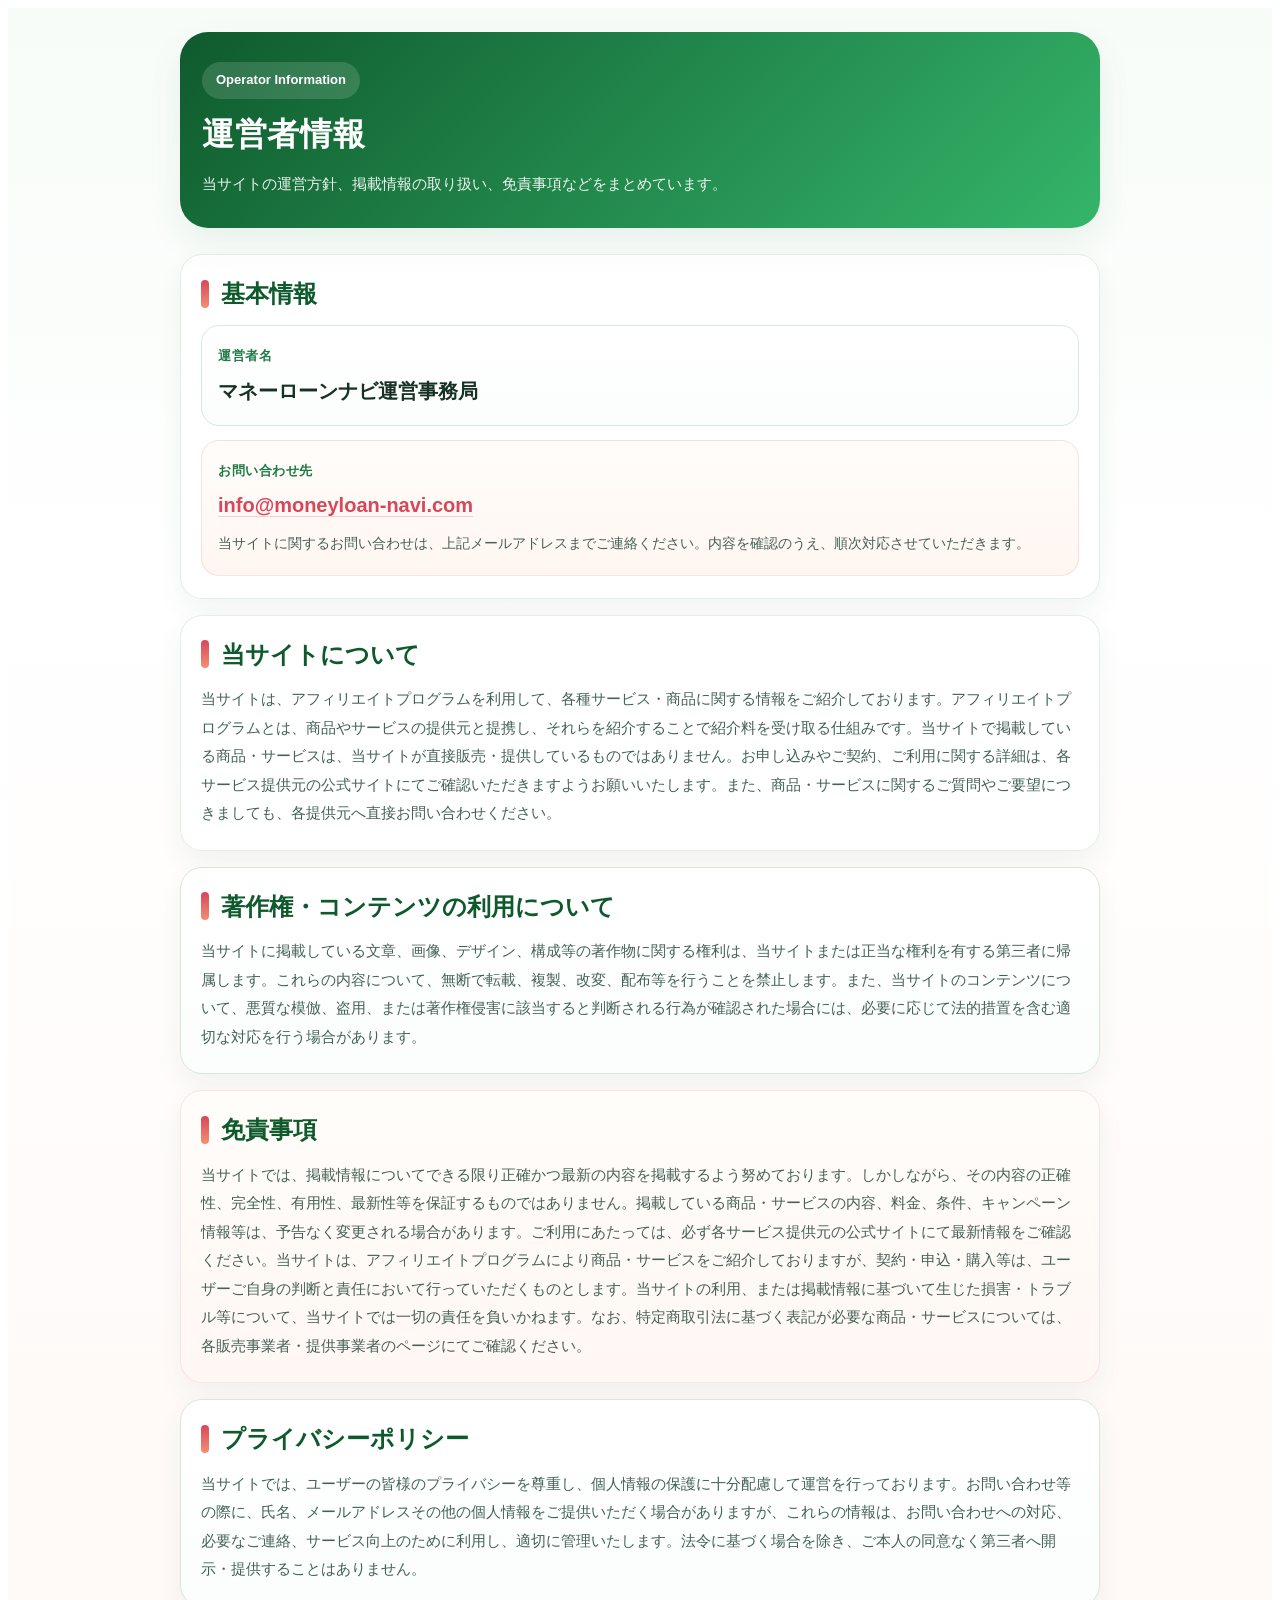
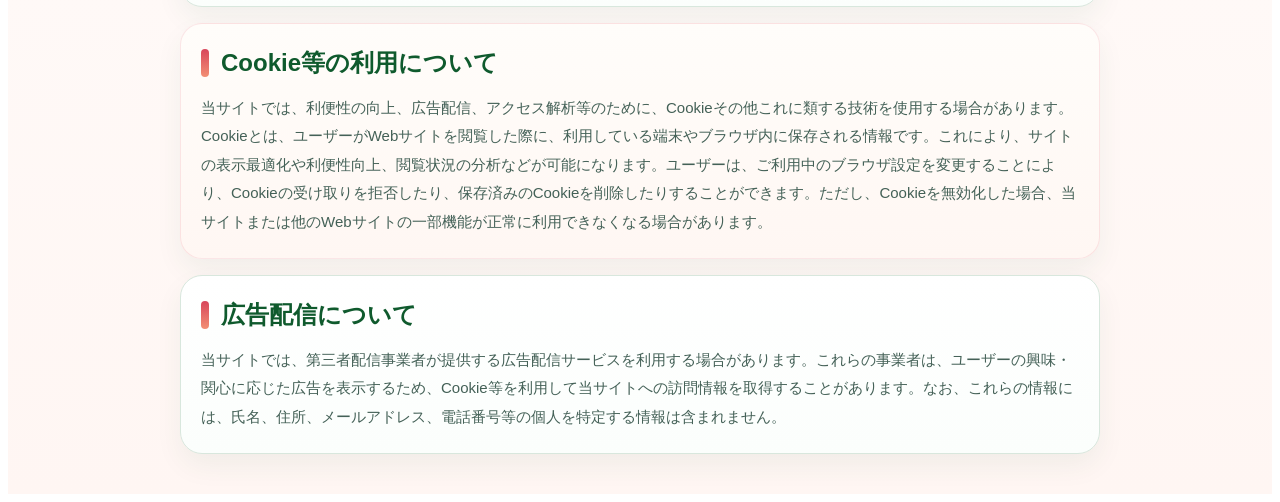
<file: operationinfo.html>
<!DOCTYPE html><html lang="ja"><head><link href="data:," rel="icon" /><meta charset="UTF-8" /><title>運営者情報｜マネーローンナビ</title><meta content="index,follow" name="robots" /><meta content="width=device-width, initial-scale=1.0" name="viewport" /><meta name="referrer" content="strict-origin-when-cross-origin" /><script src="./js/privacy-consent.js"></script><script>window.addEventListener('load', function() {
  if (window.location.host.match(/sb-preview.*.squadbeyond.com/)) return
  document.oncopy = function() { return false; };
  document.addEventListener('contextmenu', function(e) { e.preventDefault(); });
  document.addEventListener('dragstart', function(e) { e.preventDefault(); });
});</script><script>window.addEventListener('load', function() {
  const nodelist = document.body.querySelectorAll('.sb-bg-gum-marker');
  const node = Array.prototype.slice.call(nodelist, 0);

  if (node.length === 0) { return; }
  const windowHeight = window.innerHeight || document.body.clientHeight;
  window.addEventListener('scroll', function (event) {
    let scroll = (window.pageYOffset !== undefined) ? window.pageYOffset : document.documentElement.scrollTop;
    node.forEach(function(marker) {
      let position = marker.offsetTop - windowHeight + 50;
      if (scroll > position) {
        marker.classList.add('animated', 'sb-bg-gum-marker-animated');
        marker.classList.remove('sb-bg-gum-marker');
      }
    });
  }, false);
});</script><script>/**
* Copyright 2016 Google Inc. All Rights Reserved.
*
* Licensed under the W3C SOFTWARE AND DOCUMENT NOTICE AND LICENSE.
*
*  https://www.w3.org/Consortium/Legal/2015/copyright-software-and-document
*
*/
(function() {
'use strict';

// Exit early if we're not running in a browser.
if (typeof window !== 'object') {
  return;
}

// Exit early if all IntersectionObserver and IntersectionObserverEntry
// features are natively supported.
if ('IntersectionObserver' in window &&
    'IntersectionObserverEntry' in window &&
    'intersectionRatio' in window.IntersectionObserverEntry.prototype) {

  if (!('isIntersecting' in window.IntersectionObserverEntry.prototype)) {
    Object.defineProperty(window.IntersectionObserverEntry.prototype,
      'isIntersecting', {
      get: function () {
        return this.intersectionRatio > 0;
      }
    });
  }
  return;
}


/**
* A local reference to the document.
*/
var document = window.document;


/**
* An IntersectionObserver registry. This registry exists to hold a strong
* reference to IntersectionObserver instances currently observing a target
* element. Without this registry, instances without another reference may be
* garbage collected.
*/
var registry = [];


/**
* Creates the global IntersectionObserverEntry constructor.
* https://w3c.github.io/IntersectionObserver/#intersection-observer-entry
* @param {Object} entry A dictionary of instance properties.
* @constructor
*/
function IntersectionObserverEntry(entry) {
  this.time = entry.time;
  this.target = entry.target;
  this.rootBounds = entry.rootBounds;
  this.boundingClientRect = entry.boundingClientRect;
  this.intersectionRect = entry.intersectionRect || getEmptyRect();
  this.isIntersecting = !!entry.intersectionRect;

  // Calculates the intersection ratio.
  var targetRect = this.boundingClientRect;
  var targetArea = targetRect.width * targetRect.height;
  var intersectionRect = this.intersectionRect;
  var intersectionArea = intersectionRect.width * intersectionRect.height;

  // Sets intersection ratio.
  if (targetArea) {
    // Round the intersection ratio to avoid floating point math issues:
    this.intersectionRatio = Number((intersectionArea / targetArea).toFixed(4));
  } else {
    // If area is zero and is intersecting, sets to 1, otherwise to 0
    this.intersectionRatio = this.isIntersecting ? 1 : 0;
  }
}


/**
* Creates the global IntersectionObserver constructor.
* https://w3c.github.io/IntersectionObserver/#intersection-observer-interface
* @param {Function} callback The function to be invoked after intersection
*     changes have queued. The function is not invoked if the queue has
*     been emptied by calling the `takeRecords` method.
* @param {Object=} opt_options Optional configuration options.
* @constructor
*/
function IntersectionObserver(callback, opt_options) {

  var options = opt_options || {};

  if (typeof callback != 'function') {
    throw new Error('callback must be a function');
  }

  if (options.root && options.root.nodeType != 1) {
    throw new Error('root must be an Element');
  }

  // Binds and throttles `this._checkForIntersections`.
  this._checkForIntersections = throttle(
      this._checkForIntersections.bind(this), this.THROTTLE_TIMEOUT);

  // Private properties.
  this._callback = callback;
  this._observationTargets = [];
  this._queuedEntries = [];
  this._rootMarginValues = this._parseRootMargin(options.rootMargin);

  // Public properties.
  this.thresholds = this._initThresholds(options.threshold);
  this.root = options.root || null;
  this.rootMargin = this._rootMarginValues.map(function(margin) {
    return margin.value + margin.unit;
  }).join(' ');
}


/**
* The minimum interval within which the document will be checked for
* intersection changes.
*/
IntersectionObserver.prototype.THROTTLE_TIMEOUT = 100;


/**
* The frequency in which the shim polls for intersection changes.
* this can be updated on a per instance basis and must be set prior to
* calling `observe` on the first target.
*/
IntersectionObserver.prototype.POLL_INTERVAL = null;

/**
* Use a mutation observer on the root element
* to detect intersection changes.
*/
IntersectionObserver.prototype.USE_MUTATION_OBSERVER = true;


/**
* Starts observing a target element for intersection changes based on
* the thresholds values.
* @param {Element} target The DOM element to observe.
*/
IntersectionObserver.prototype.observe = function(target) {
  var isTargetAlreadyObserved = this._observationTargets.some(function(item) {
    return item.element == target;
  });

  if (isTargetAlreadyObserved) {
    return;
  }

  if (!(target && target.nodeType == 1)) {
    throw new Error('target must be an Element');
  }

  this._registerInstance();
  this._observationTargets.push({element: target, entry: null});
  this._monitorIntersections();
  this._checkForIntersections();
};


/**
* Stops observing a target element for intersection changes.
* @param {Element} target The DOM element to observe.
*/
IntersectionObserver.prototype.unobserve = function(target) {
  this._observationTargets =
      this._observationTargets.filter(function(item) {

    return item.element != target;
  });
  if (!this._observationTargets.length) {
    this._unmonitorIntersections();
    this._unregisterInstance();
  }
};


/**
* Stops observing all target elements for intersection changes.
*/
IntersectionObserver.prototype.disconnect = function() {
  this._observationTargets = [];
  this._unmonitorIntersections();
  this._unregisterInstance();
};


/**
* Returns any queue entries that have not yet been reported to the
* callback and clears the queue. This can be used in conjunction with the
* callback to obtain the absolute most up-to-date intersection information.
* @return {Array} The currently queued entries.
*/
IntersectionObserver.prototype.takeRecords = function() {
  var records = this._queuedEntries.slice();
  this._queuedEntries = [];
  return records;
};


/**
* Accepts the threshold value from the user configuration object and
* returns a sorted array of unique threshold values. If a value is not
* between 0 and 1 and error is thrown.
* @private
* @param {Array|number=} opt_threshold An optional threshold value or
*     a list of threshold values, defaulting to [0].
* @return {Array} A sorted list of unique and valid threshold values.
*/
IntersectionObserver.prototype._initThresholds = function(opt_threshold) {
  var threshold = opt_threshold || [0];
  if (!Array.isArray(threshold)) threshold = [threshold];

  return threshold.sort().filter(function(t, i, a) {
    if (typeof t != 'number' || isNaN(t) || t < 0 || t > 1) {
      throw new Error('threshold must be a number between 0 and 1 inclusively');
    }
    return t !== a[i - 1];
  });
};


/**
* Accepts the rootMargin value from the user configuration object
* and returns an array of the four margin values as an object containing
* the value and unit properties. If any of the values are not properly
* formatted or use a unit other than px or %, and error is thrown.
* @private
* @param {string=} opt_rootMargin An optional rootMargin value,
*     defaulting to '0px'.
* @return {Array<Object>} An array of margin objects with the keys
*     value and unit.
*/
IntersectionObserver.prototype._parseRootMargin = function(opt_rootMargin) {
  var marginString = opt_rootMargin || '0px';
  var margins = marginString.split(/\s+/).map(function(margin) {
    var parts = /^(-?\d*\.?\d+)(px|%)$/.exec(margin);
    if (!parts) {
      throw new Error('rootMargin must be specified in pixels or percent');
    }
    return {value: parseFloat(parts[1]), unit: parts[2]};
  });

  // Handles shorthand.
  margins[1] = margins[1] || margins[0];
  margins[2] = margins[2] || margins[0];
  margins[3] = margins[3] || margins[1];

  return margins;
};


/**
* Starts polling for intersection changes if the polling is not already
* happening, and if the page's visibility state is visible.
* @private
*/
IntersectionObserver.prototype._monitorIntersections = function() {
  if (!this._monitoringIntersections) {
    this._monitoringIntersections = true;

    // If a poll interval is set, use polling instead of listening to
    // resize and scroll events or DOM mutations.
    if (this.POLL_INTERVAL) {
      this._monitoringInterval = setInterval(
          this._checkForIntersections, this.POLL_INTERVAL);
    }
    else {
      addEvent(window, 'resize', this._checkForIntersections, true);
      addEvent(document, 'scroll', this._checkForIntersections, true);

      if (this.USE_MUTATION_OBSERVER && 'MutationObserver' in window) {
        this._domObserver = new MutationObserver(this._checkForIntersections);
        this._domObserver.observe(document, {
          attributes: true,
          childList: true,
          characterData: true,
          subtree: true
        });
      }
    }
  }
};


/**
* Stops polling for intersection changes.
* @private
*/
IntersectionObserver.prototype._unmonitorIntersections = function() {
  if (this._monitoringIntersections) {
    this._monitoringIntersections = false;

    clearInterval(this._monitoringInterval);
    this._monitoringInterval = null;

    removeEvent(window, 'resize', this._checkForIntersections, true);
    removeEvent(document, 'scroll', this._checkForIntersections, true);

    if (this._domObserver) {
      this._domObserver.disconnect();
      this._domObserver = null;
    }
  }
};


/**
* Scans each observation target for intersection changes and adds them
* to the internal entries queue. If new entries are found, it
* schedules the callback to be invoked.
* @private
*/
IntersectionObserver.prototype._checkForIntersections = function() {
  var rootIsInDom = this._rootIsInDom();
  var rootRect = rootIsInDom ? this._getRootRect() : getEmptyRect();

  this._observationTargets.forEach(function(item) {
    var target = item.element;
    var targetRect = getBoundingClientRect(target);
    var rootContainsTarget = this._rootContainsTarget(target);
    var oldEntry = item.entry;
    var intersectionRect = rootIsInDom && rootContainsTarget &&
        this._computeTargetAndRootIntersection(target, rootRect);

    var newEntry = item.entry = new IntersectionObserverEntry({
      time: now(),
      target: target,
      boundingClientRect: targetRect,
      rootBounds: rootRect,
      intersectionRect: intersectionRect
    });

    if (!oldEntry) {
      this._queuedEntries.push(newEntry);
    } else if (rootIsInDom && rootContainsTarget) {
      // If the new entry intersection ratio has crossed any of the
      // thresholds, add a new entry.
      if (this._hasCrossedThreshold(oldEntry, newEntry)) {
        this._queuedEntries.push(newEntry);
      }
    } else {
      // If the root is not in the DOM or target is not contained within
      // root but the previous entry for this target had an intersection,
      // add a new record indicating removal.
      if (oldEntry && oldEntry.isIntersecting) {
        this._queuedEntries.push(newEntry);
      }
    }
  }, this);

  if (this._queuedEntries.length) {
    this._callback(this.takeRecords(), this);
  }
};


/**
* Accepts a target and root rect computes the intersection between then
* following the algorithm in the spec.
* TODO(philipwalton): at this time clip-path is not considered.
* https://w3c.github.io/IntersectionObserver/#calculate-intersection-rect-algo
* @param {Element} target The target DOM element
* @param {Object} rootRect The bounding rect of the root after being
*     expanded by the rootMargin value.
* @return {?Object} The final intersection rect object or undefined if no
*     intersection is found.
* @private
*/
IntersectionObserver.prototype._computeTargetAndRootIntersection =
    function(target, rootRect) {

  // If the element isn't displayed, an intersection can't happen.
  if (window.getComputedStyle(target).display == 'none') return;

  var targetRect = getBoundingClientRect(target);
  var intersectionRect = targetRect;
  var parent = getParentNode(target);
  var atRoot = false;

  while (!atRoot) {
    var parentRect = null;
    var parentComputedStyle = parent.nodeType == 1 ?
        window.getComputedStyle(parent) : {};

    // If the parent isn't displayed, an intersection can't happen.
    if (parentComputedStyle.display == 'none') return;

    if (parent == this.root || parent == document) {
      atRoot = true;
      parentRect = rootRect;
    } else {
      // If the element has a non-visible overflow, and it's not the <body>
      // or <html> element, update the intersection rect.
      // Note: <body> and <html> cannot be clipped to a rect that's not also
      // the document rect, so no need to compute a new intersection.
      if (parent != document.body &&
          parent != document.documentElement &&
          parentComputedStyle.overflow != 'visible') {
        parentRect = getBoundingClientRect(parent);
      }
    }

    // If either of the above conditionals set a new parentRect,
    // calculate new intersection data.
    if (parentRect) {
      intersectionRect = computeRectIntersection(parentRect, intersectionRect);

      if (!intersectionRect) break;
    }
    parent = getParentNode(parent);
  }
  return intersectionRect;
};


/**
* Returns the root rect after being expanded by the rootMargin value.
* @return {Object} The expanded root rect.
* @private
*/
IntersectionObserver.prototype._getRootRect = function() {
  var rootRect;
  if (this.root) {
    rootRect = getBoundingClientRect(this.root);
  } else {
    // Use <html>/<body> instead of window since scroll bars affect size.
    var html = document.documentElement;
    var body = document.body;
    rootRect = {
      top: 0,
      left: 0,
      right: html.clientWidth || body.clientWidth,
      width: html.clientWidth || body.clientWidth,
      bottom: html.clientHeight || body.clientHeight,
      height: html.clientHeight || body.clientHeight
    };
  }
  return this._expandRectByRootMargin(rootRect);
};


/**
* Accepts a rect and expands it by the rootMargin value.
* @param {Object} rect The rect object to expand.
* @return {Object} The expanded rect.
* @private
*/
IntersectionObserver.prototype._expandRectByRootMargin = function(rect) {
  var margins = this._rootMarginValues.map(function(margin, i) {
    return margin.unit == 'px' ? margin.value :
        margin.value * (i % 2 ? rect.width : rect.height) / 100;
  });
  var newRect = {
    top: rect.top - margins[0],
    right: rect.right + margins[1],
    bottom: rect.bottom + margins[2],
    left: rect.left - margins[3]
  };
  newRect.width = newRect.right - newRect.left;
  newRect.height = newRect.bottom - newRect.top;

  return newRect;
};


/**
* Accepts an old and new entry and returns true if at least one of the
* threshold values has been crossed.
* @param {?IntersectionObserverEntry} oldEntry The previous entry for a
*    particular target element or null if no previous entry exists.
* @param {IntersectionObserverEntry} newEntry The current entry for a
*    particular target element.
* @return {boolean} Returns true if a any threshold has been crossed.
* @private
*/
IntersectionObserver.prototype._hasCrossedThreshold =
    function(oldEntry, newEntry) {

  // To make comparing easier, an entry that has a ratio of 0
  // but does not actually intersect is given a value of -1
  var oldRatio = oldEntry && oldEntry.isIntersecting ?
      oldEntry.intersectionRatio || 0 : -1;
  var newRatio = newEntry.isIntersecting ?
      newEntry.intersectionRatio || 0 : -1;

  // Ignore unchanged ratios
  if (oldRatio === newRatio) return;

  for (var i = 0; i < this.thresholds.length; i++) {
    var threshold = this.thresholds[i];

    // Return true if an entry matches a threshold or if the new ratio
    // and the old ratio are on the opposite sides of a threshold.
    if (threshold == oldRatio || threshold == newRatio ||
        threshold < oldRatio !== threshold < newRatio) {
      return true;
    }
  }
};


/**
* Returns whether or not the root element is an element and is in the DOM.
* @return {boolean} True if the root element is an element and is in the DOM.
* @private
*/
IntersectionObserver.prototype._rootIsInDom = function() {
  return !this.root || containsDeep(document, this.root);
};


/**
* Returns whether or not the target element is a child of root.
* @param {Element} target The target element to check.
* @return {boolean} True if the target element is a child of root.
* @private
*/
IntersectionObserver.prototype._rootContainsTarget = function(target) {
  return containsDeep(this.root || document, target);
};


/**
* Adds the instance to the global IntersectionObserver registry if it isn't
* already present.
* @private
*/
IntersectionObserver.prototype._registerInstance = function() {
  if (registry.indexOf(this) < 0) {
    registry.push(this);
  }
};


/**
* Removes the instance from the global IntersectionObserver registry.
* @private
*/
IntersectionObserver.prototype._unregisterInstance = function() {
  var index = registry.indexOf(this);
  if (index != -1) registry.splice(index, 1);
};


/**
* Returns the result of the performance.now() method or null in browsers
* that don't support the API.
* @return {number} The elapsed time since the page was requested.
*/
function now() {
  return window.performance && performance.now && performance.now();
}


/**
* Throttles a function and delays its execution, so it's only called at most
* once within a given time period.
* @param {Function} fn The function to throttle.
* @param {number} timeout The amount of time that must pass before the
*     function can be called again.
* @return {Function} The throttled function.
*/
function throttle(fn, timeout) {
  var timer = null;
  return function () {
    if (!timer) {
      timer = setTimeout(function() {
        fn();
        timer = null;
      }, timeout);
    }
  };
}


/**
* Adds an event handler to a DOM node ensuring cross-browser compatibility.
* @param {Node} node The DOM node to add the event handler to.
* @param {string} event The event name.
* @param {Function} fn The event handler to add.
* @param {boolean} opt_useCapture Optionally adds the even to the capture
*     phase. Note: this only works in modern browsers.
*/
function addEvent(node, event, fn, opt_useCapture) {
  if (typeof node.addEventListener == 'function') {
    node.addEventListener(event, fn, opt_useCapture || false);
  }
  else if (typeof node.attachEvent == 'function') {
    node.attachEvent('on' + event, fn);
  }
}


/**
* Removes a previously added event handler from a DOM node.
* @param {Node} node The DOM node to remove the event handler from.
* @param {string} event The event name.
* @param {Function} fn The event handler to remove.
* @param {boolean} opt_useCapture If the event handler was added with this
*     flag set to true, it should be set to true here in order to remove it.
*/
function removeEvent(node, event, fn, opt_useCapture) {
  if (typeof node.removeEventListener == 'function') {
    node.removeEventListener(event, fn, opt_useCapture || false);
  }
  else if (typeof node.detatchEvent == 'function') {
    node.detatchEvent('on' + event, fn);
  }
}


/**
* Returns the intersection between two rect objects.
* @param {Object} rect1 The first rect.
* @param {Object} rect2 The second rect.
* @return {?Object} The intersection rect or undefined if no intersection
*     is found.
*/
function computeRectIntersection(rect1, rect2) {
  var top = Math.max(rect1.top, rect2.top);
  var bottom = Math.min(rect1.bottom, rect2.bottom);
  var left = Math.max(rect1.left, rect2.left);
  var right = Math.min(rect1.right, rect2.right);
  var width = right - left;
  var height = bottom - top;

  return (width >= 0 && height >= 0) && {
    top: top,
    bottom: bottom,
    left: left,
    right: right,
    width: width,
    height: height
  };
}


/**
* Shims the native getBoundingClientRect for compatibility with older IE.
* @param {Element} el The element whose bounding rect to get.
* @return {Object} The (possibly shimmed) rect of the element.
*/
function getBoundingClientRect(el) {
  var rect;

  try {
    rect = el.getBoundingClientRect();
  } catch (err) {
    // Ignore Windows 7 IE11 "Unspecified error"
  }

  if (!rect) return getEmptyRect();

  // Older IE
  if (!(rect.width && rect.height)) {
    rect = {
      top: rect.top,
      right: rect.right,
      bottom: rect.bottom,
      left: rect.left,
      width: rect.right - rect.left,
      height: rect.bottom - rect.top
    };
  }
  return rect;
}


/**
* Returns an empty rect object. An empty rect is returned when an element
* is not in the DOM.
* @return {Object} The empty rect.
*/
function getEmptyRect() {
  return {
    top: 0,
    bottom: 0,
    left: 0,
    right: 0,
    width: 0,
    height: 0
  };
}

/**
* Checks to see if a parent element contains a child element (including inside
* shadow DOM).
* @param {Node} parent The parent element.
* @param {Node} child The child element.
* @return {boolean} True if the parent node contains the child node.
*/
function containsDeep(parent, child) {
  var node = child;
  while (node) {
    if (node == parent) return true;

    node = getParentNode(node);
  }
  return false;
}


/**
* Gets the parent node of an element or its host element if the parent node
* is a shadow root.
* @param {Node} node The node whose parent to get.
* @return {Node|null} The parent node or null if no parent exists.
*/
function getParentNode(node) {
  var parent = node.parentNode;

  if (parent && parent.nodeType == 11 && parent.host) {
    // If the parent is a shadow root, return the host element.
    return parent.host;
  }

  if (parent && parent.assignedSlot) {
    // If the parent is distributed in a <slot>, return the parent of a slot.
    return parent.assignedSlot.parentNode;
  }

  return parent;
}


// Exposes the constructors globally.
window.IntersectionObserver = IntersectionObserver;
window.IntersectionObserverEntry = IntersectionObserverEntry;

}());</script><script>window.addEventListener('load', function() {
  function LinkSettingForGunosy() {
  }
  LinkSettingForGunosy.prototype = {
    assign: function() {
      const media = document.querySelector('.js-m-id');
      if (media === null) { return; }
      if (media.dataset.value != '4') { return; }

      const nodelist = document.querySelectorAll('a');
      const node = Array.prototype.slice.call(nodelist, 0);

      node.forEach(function(element) {
        const uri = new URI(element.getAttribute('href'));
        if (uri.query(true).sb_tracking === 'true') {
          let onclickAttribute = element.getAttribute('onclick');
          if (onclickAttribute === null) {
            onclickAttribute = '';
          }
          onclickAttribute += ';this.href=GunosyTransit.link(this.href);';
          element.setAttribute('onclick', onclickAttribute);
        }
      });
    }
  }

  let linkSettingForGunosy = new LinkSettingForGunosy();
  linkSettingForGunosy.assign();
});</script><script>window.addEventListener('message', function() {
  function SetFormActionVisitorId() {
  }
  SetFormActionVisitorId.prototype = {
    assign: function() {
      let iframes = document.querySelectorAll('.sb-form-iframe')
      if (iframes.length === 0) return
      Array.from(iframes).forEach((iframe, i) => {
        const sbTuId = document.querySelector('.js-v-id')
        const articleUid = document.querySelector('.js-a-id')
        const abTestUid = document.querySelector('.js-ab-id')
        const folderUid = document.querySelector('.js-f-id')
        let target = iframe.contentWindow.postMessage ? iframe : undefined;
        if (typeof target != "undefined" && document.body.scrollHeight) {
          target.contentWindow.postMessage({ sb_tu_id: sbTuId.dataset.value, article_uid: articleUid.dataset.value, ab_test_uid: abTestUid.dataset.value, folder_uid: folderUid.dataset.value, posted_beyond: true }, "*");
        }
      });
    }
  }

  let setFormActionVisitorId = new SetFormActionVisitorId();
  setFormActionVisitorId.assign();
});</script><script>window.addEventListener('message', function(e) {
  function SetFolderFormIframeAttributes() {
  }
  SetFolderFormIframeAttributes.prototype = {
    assign: function(e) {
      if (!e.data['posted_beyond']) return
      let forms = document.querySelectorAll(`[data-sb-form-uid="${e.data['uid']}"]`)
      Array.from(forms).forEach((form, i) => {
        let height = e.data['height']
        let width = e.data['width']
        let iframe = form.querySelector('iframe')
        iframe.style.height = height
        iframe.style.width = width
        iframe.style.margin = '0 auto'
      });
    }
  }

  let setFolderFormIframeHeight = new SetFolderFormIframeAttributes();
  setFolderFormIframeHeight.assign(e);
});</script><script>window.addEventListener('DOMContentLoaded', function() {
  let iframes = document.querySelectorAll('.sb-form-iframe')
  Array.from(iframes).forEach((iframe, i) => {
    const uri = new URI(iframe.src);
    const iframe_host = document.querySelector('.js-folder-form-host')
    iframe.src = uri.protocol() + '://' + iframe_host.dataset.value + uri.path()
  });
});</script><script>!function(t,n){"object"==typeof exports&&"undefined"!=typeof module?module.exports=n():"function"==typeof define&&define.amd?define(n):(t=t||self).LazyLoad=n()}(this,(function(){"use strict";function t(){return(t=Object.assign||function(t){for(var n=1;n<arguments.length;n++){var e=arguments[n];for(var i in e)Object.prototype.hasOwnProperty.call(e,i)&&(t[i]=e[i])}return t}).apply(this,arguments)}var n="undefined"!=typeof window,e=n&&!("onscroll"in window)||"undefined"!=typeof navigator&&/(gle|ing|ro)bot|crawl|spider/i.test(navigator.userAgent),i=n&&"IntersectionObserver"in window,o=n&&"classList"in document.createElement("p"),r=n&&window.devicePixelRatio>1,a={elements_selector:".lazy",container:e||n?document:null,threshold:300,thresholds:null,data_src:"src",data_srcset:"srcset",data_sizes:"sizes",data_bg:"bg",data_bg_hidpi:"bg-hidpi",data_bg_multi:"bg-multi",data_bg_multi_hidpi:"bg-multi-hidpi",data_poster:"poster",class_applied:"applied",class_loading:"loading",class_loaded:"loaded",class_error:"error",class_entered:"entered",class_exited:"exited",unobserve_completed:!0,unobserve_entered:!1,cancel_on_exit:!0,callback_enter:null,callback_exit:null,callback_applied:null,callback_loading:null,callback_loaded:null,callback_error:null,callback_finish:null,callback_cancel:null,use_native:!1},c=function(n){return t({},a,n)},s=function(t,n){var e,i="LazyLoad::Initialized",o=new t(n);try{e=new CustomEvent(i,{detail:{instance:o}})}catch(t){(e=document.createEvent("CustomEvent")).initCustomEvent(i,!1,!1,{instance:o})}window.dispatchEvent(e)},l="loading",u="loaded",d="applied",f="error",_="native",g="data-",v="ll-status",p=function(t,n){return t.getAttribute(g+n)},b=function(t){return p(t,v)},h=function(t,n){return function(t,n,e){var i="data-ll-status";null!==e?t.setAttribute(i,e):t.removeAttribute(i)}(t,0,n)},m=function(t){return h(t,null)},E=function(t){return null===b(t)},y=function(t){return b(t)===_},A=[l,u,d,f],I=function(t,n,e,i){t&&(void 0===i?void 0===e?t(n):t(n,e):t(n,e,i))},L=function(t,n){o?t.classList.add(n):t.className+=(t.className?" ":"")+n},w=function(t,n){o?t.classList.remove(n):t.className=t.className.replace(new RegExp("(^|\\s+)"+n+"(\\s+|$)")," ").replace(/^\s+/,"").replace(/\s+$/,"")},k=function(t){return t.llTempImage},O=function(t,n){if(n){var e=n._observer;e&&e.unobserve(t)}},x=function(t,n){t&&(t.loadingCount+=n)},z=function(t,n){t&&(t.toLoadCount=n)},C=function(t){for(var n,e=[],i=0;n=t.children[i];i+=1)"SOURCE"===n.tagName&&e.push(n);return e},N=function(t,n,e){e&&t.setAttribute(n,e)},M=function(t,n){t.removeAttribute(n)},R=function(t){return!!t.llOriginalAttrs},G=function(t){if(!R(t)){var n={};n.src=t.getAttribute("src"),n.srcset=t.getAttribute("srcset"),n.sizes=t.getAttribute("sizes"),t.llOriginalAttrs=n}},T=function(t){if(R(t)){var n=t.llOriginalAttrs;N(t,"src",n.src),N(t,"srcset",n.srcset),N(t,"sizes",n.sizes)}},j=function(t,n){N(t,"sizes",p(t,n.data_sizes)),N(t,"srcset",p(t,n.data_srcset)),N(t,"src",p(t,n.data_src))},D=function(t){M(t,"src"),M(t,"srcset"),M(t,"sizes")},F=function(t,n){var e=t.parentNode;e&&"PICTURE"===e.tagName&&C(e).forEach(n)},P={IMG:function(t,n){F(t,(function(t){G(t),j(t,n)})),G(t),j(t,n)},IFRAME:function(t,n){N(t,"src",p(t,n.data_src))},VIDEO:function(t,n){!function(t,e){C(t).forEach((function(t){N(t,"src",p(t,n.data_src))}))}(t),N(t,"poster",p(t,n.data_poster)),N(t,"src",p(t,n.data_src)),t.load()}},S=function(t,n){var e=P[t.tagName];e&&e(t,n)},V=function(t,n,e){x(e,1),L(t,n.class_loading),h(t,l),I(n.callback_loading,t,e)},U=["IMG","IFRAME","VIDEO"],$=function(t,n){!n||function(t){return t.loadingCount>0}(n)||function(t){return t.toLoadCount>0}(n)||I(t.callback_finish,n)},q=function(t,n,e){t.addEventListener(n,e),t.llEvLisnrs[n]=e},H=function(t,n,e){t.removeEventListener(n,e)},B=function(t){return!!t.llEvLisnrs},J=function(t){if(B(t)){var n=t.llEvLisnrs;for(var e in n){var i=n[e];H(t,e,i)}delete t.llEvLisnrs}},K=function(t,n,e){!function(t){delete t.llTempImage}(t),x(e,-1),function(t){t&&(t.toLoadCount-=1)}(e),w(t,n.class_loading),n.unobserve_completed&&O(t,e)},Q=function(t,n,e){var i=k(t)||t;B(i)||function(t,n,e){B(t)||(t.llEvLisnrs={});var i="VIDEO"===t.tagName?"loadeddata":"load";q(t,i,n),q(t,"error",e)}(i,(function(o){!function(t,n,e,i){var o=y(n);K(n,e,i),L(n,e.class_loaded),h(n,u),I(e.callback_loaded,n,i),o||$(e,i)}(0,t,n,e),J(i)}),(function(o){!function(t,n,e,i){var o=y(n);K(n,e,i),L(n,e.class_error),h(n,f),I(e.callback_error,n,i),o||$(e,i)}(0,t,n,e),J(i)}))},W=function(t,n,e){!function(t){t.llTempImage=document.createElement("IMG")}(t),Q(t,n,e),function(t,n,e){var i=p(t,n.data_bg),o=p(t,n.data_bg_hidpi),a=r&&o?o:i;a&&(t.style.backgroundImage='url("'.concat(a,'")'),k(t).setAttribute("src",a),V(t,n,e))}(t,n,e),function(t,n,e){var i=p(t,n.data_bg_multi),o=p(t,n.data_bg_multi_hidpi),a=r&&o?o:i;a&&(t.style.backgroundImage=a,function(t,n,e){L(t,n.class_applied),h(t,d),n.unobserve_completed&&O(t,n),I(n.callback_applied,t,e)}(t,n,e))}(t,n,e)},X=function(t,n,e){!function(t){return U.indexOf(t.tagName)>-1}(t)?W(t,n,e):function(t,n,e){Q(t,n,e),S(t,n),V(t,n,e)}(t,n,e)},Y=["IMG","IFRAME"],Z=function(t){return t.use_native&&"loading"in HTMLImageElement.prototype},tt=function(t,n,e){t.forEach((function(t){return function(t){return t.isIntersecting||t.intersectionRatio>0}(t)?function(t,n,e,i){h(t,"entered"),L(t,e.class_entered),w(t,e.class_exited),function(t,n,e){n.unobserve_entered&&O(t,e)}(t,e,i),I(e.callback_enter,t,n,i),function(t){return A.indexOf(b(t))>=0}(t)||X(t,e,i)}(t.target,t,n,e):function(t,n,e,i){E(t)||(L(t,e.class_exited),function(t,n,e,i){e.cancel_on_exit&&function(t){return b(t)===l}(t)&&"IMG"===t.tagName&&(J(t),function(t){F(t,(function(t){D(t)})),D(t)}(t),function(t){F(t,(function(t){T(t)})),T(t)}(t),w(t,e.class_loading),x(i,-1),m(t),I(e.callback_cancel,t,n,i))}(t,n,e,i),I(e.callback_exit,t,n,i))}(t.target,t,n,e)}))},nt=function(t){return Array.prototype.slice.call(t)},et=function(t){return t.container.querySelectorAll(t.elements_selector)},it=function(t){return function(t){return b(t)===f}(t)},ot=function(t,n){return function(t){return nt(t).filter(E)}(t||et(n))},rt=function(t,e){var o=c(t);this._settings=o,this.loadingCount=0,function(t,n){i&&!Z(t)&&(n._observer=new IntersectionObserver((function(e){tt(e,t,n)}),function(t){return{root:t.container===document?null:t.container,rootMargin:t.thresholds||t.threshold+"px"}}(t)))}(o,this),function(t,e){n&&window.addEventListener("online",(function(){!function(t,n){var e;(e=et(t),nt(e).filter(it)).forEach((function(n){w(n,t.class_error),m(n)})),n.update()}(t,e)}))}(o,this),this.update(e)};return rt.prototype={update:function(t){var n,o,r=this._settings,a=ot(t,r);z(this,a.length),!e&&i?Z(r)?function(t,n,e){t.forEach((function(t){-1!==Y.indexOf(t.tagName)&&(t.setAttribute("loading","lazy"),function(t,n,e){Q(t,n,e),S(t,n),h(t,_)}(t,n,e))})),z(e,0)}(a,r,this):(o=a,function(t){t.disconnect()}(n=this._observer),function(t,n){n.forEach((function(n){t.observe(n)}))}(n,o)):this.loadAll(a)},destroy:function(){this._observer&&this._observer.disconnect(),et(this._settings).forEach((function(t){delete t.llOriginalAttrs})),delete this._observer,delete this._settings,delete this.loadingCount,delete this.toLoadCount},loadAll:function(t){var n=this,e=this._settings;ot(t,e).forEach((function(t){O(t,n),X(t,e,n)}))}},rt.load=function(t,n){var e=c(n);X(t,e)},rt.resetStatus=function(t){m(t)},n&&function(t,n){if(n)if(n.length)for(var e,i=0;e=n[i];i+=1)s(t,e);else s(t,n)}(rt,window.lazyLoadOptions),rt}));</script><script>window.addEventListener('load', function() {
  var scroll = new SmoothScroll('a[href*="#"]', {
    speed:1000
  });
});</script><!-- Meta Pixel Code (analytics consent required) -->
<script>
window.CQConsent.runWhenGranted(function() {
  !function(f,b,e,v,n,t,s)
  {if(f.fbq)return;n=f.fbq=function(){n.callMethod?
  n.callMethod.apply(n,arguments):n.queue.push(arguments)};
  if(!f._fbq)f._fbq=n;n.push=n;n.loaded=!0;n.version='2.0';
  n.queue=[];t=b.createElement(e);t.async=!0;
  t.src=v;s=b.getElementsByTagName(e)[0];
  s.parentNode.insertBefore(t,s)}(window, document,'script',
  'https://connect.facebook.net/en_US/fbevents.js');
  fbq('init', '1717363732527950');
  fbq('track', 'PageView');
});
</script>
<!-- End Meta Pixel Code --><script>

(function(self, undefined) {Object.defineProperty(Array.prototype,"values",{value:Array.prototype[Symbol.iterator],enumerable:!1,writable:!1});})('object' === typeof window && window || 'object' === typeof self && self || 'object' === typeof global && global || {});</script><script>/*! URI.js v1.19.2 http://medialize.github.io/URI.js/ */
/* build contains: IPv6.js, punycode.js, SecondLevelDomains.js, URI.js, URITemplate.js */
(function(f,n){"object"===typeof module&&module.exports?module.exports=n():"function"===typeof define&&define.amd?define(n):f.IPv6=n(f)})(this,function(f){var n=f&&f.IPv6;return{best:function(h){h=h.toLowerCase().split(":");var k=h.length,b=8;""===h[0]&&""===h[1]&&""===h[2]?(h.shift(),h.shift()):""===h[0]&&""===h[1]?h.shift():""===h[k-1]&&""===h[k-2]&&h.pop();k=h.length;-1!==h[k-1].indexOf(".")&&(b=7);var q;for(q=0;q<k&&""!==h[q];q++);if(q<b)for(h.splice(q,1,"0000");h.length<b;)h.splice(q,0,"0000");
for(q=0;q<b;q++){k=h[q].split("");for(var f=0;3>f;f++)if("0"===k[0]&&1<k.length)k.splice(0,1);else break;h[q]=k.join("")}k=-1;var n=f=0,g=-1,p=!1;for(q=0;q<b;q++)p?"0"===h[q]?n+=1:(p=!1,n>f&&(k=g,f=n)):"0"===h[q]&&(p=!0,g=q,n=1);n>f&&(k=g,f=n);1<f&&h.splice(k,f,"");k=h.length;b="";""===h[0]&&(b=":");for(q=0;q<k;q++){b+=h[q];if(q===k-1)break;b+=":"}""===h[k-1]&&(b+=":");return b},noConflict:function(){f.IPv6===this&&(f.IPv6=n);return this}}});
(function(f){function n(b){throw new RangeError(w[b]);}function h(b,e){for(var g=b.length,h=[];g--;)h[g]=e(b[g]);return h}function k(b,e){var g=b.split("@"),f="";1<g.length&&(f=g[0]+"@",b=g[1]);b=b.replace(C,".");g=b.split(".");g=h(g,e).join(".");return f+g}function b(b){for(var e=[],g=0,h=b.length,f,a;g<h;)f=b.charCodeAt(g++),55296<=f&&56319>=f&&g<h?(a=b.charCodeAt(g++),56320==(a&64512)?e.push(((f&1023)<<10)+(a&1023)+65536):(e.push(f),g--)):e.push(f);return e}function q(b){return h(b,function(b){var e=
"";65535<b&&(b-=65536,e+=t(b>>>10&1023|55296),b=56320|b&1023);return e+=t(b)}).join("")}function z(b,e){return b+22+75*(26>b)-((0!=e)<<5)}function u(b,g,h){var f=0;b=h?e(b/700):b>>1;for(b+=e(b/g);455<b;f+=36)b=e(b/35);return e(f+36*b/(b+38))}function g(b){var g=[],h=b.length,f=0,k=128,a=72,c,d;var l=b.lastIndexOf("-");0>l&&(l=0);for(c=0;c<l;++c)128<=b.charCodeAt(c)&&n("not-basic"),g.push(b.charCodeAt(c));for(l=0<l?l+1:0;l<h;){c=f;var m=1;for(d=36;;d+=36){l>=h&&n("invalid-input");var x=b.charCodeAt(l++);
x=10>x-48?x-22:26>x-65?x-65:26>x-97?x-97:36;(36<=x||x>e((2147483647-f)/m))&&n("overflow");f+=x*m;var p=d<=a?1:d>=a+26?26:d-a;if(x<p)break;x=36-p;m>e(2147483647/x)&&n("overflow");m*=x}m=g.length+1;a=u(f-c,m,0==c);e(f/m)>2147483647-k&&n("overflow");k+=e(f/m);f%=m;g.splice(f++,0,k)}return q(g)}function p(g){var h,f,k,p=[];g=b(g);var a=g.length;var c=128;var d=0;var l=72;for(k=0;k<a;++k){var m=g[k];128>m&&p.push(t(m))}for((h=f=p.length)&&p.push("-");h<a;){var x=2147483647;for(k=0;k<a;++k)m=g[k],m>=c&&
m<x&&(x=m);var q=h+1;x-c>e((2147483647-d)/q)&&n("overflow");d+=(x-c)*q;c=x;for(k=0;k<a;++k)if(m=g[k],m<c&&2147483647<++d&&n("overflow"),m==c){var r=d;for(x=36;;x+=36){m=x<=l?1:x>=l+26?26:x-l;if(r<m)break;var A=r-m;r=36-m;p.push(t(z(m+A%r,0)));r=e(A/r)}p.push(t(z(r,0)));l=u(d,q,h==f);d=0;++h}++d;++c}return p.join("")}var D="object"==typeof exports&&exports&&!exports.nodeType&&exports,A="object"==typeof module&&module&&!module.nodeType&&module,B="object"==typeof global&&global;if(B.global===B||B.window===
B||B.self===B)f=B;var E=/^xn--/,r=/[^\x20-\x7E]/,C=/[\x2E\u3002\uFF0E\uFF61]/g,w={overflow:"Overflow: input needs wider integers to process","not-basic":"Illegal input >= 0x80 (not a basic code point)","invalid-input":"Invalid input"},e=Math.floor,t=String.fromCharCode,y;var v={version:"1.3.2",ucs2:{decode:b,encode:q},decode:g,encode:p,toASCII:function(b){return k(b,function(b){return r.test(b)?"xn--"+p(b):b})},toUnicode:function(b){return k(b,function(b){return E.test(b)?g(b.slice(4).toLowerCase()):
b})}};if("function"==typeof define&&"object"==typeof define.amd&&define.amd)define("punycode",function(){return v});else if(D&&A)if(module.exports==D)A.exports=v;else for(y in v)v.hasOwnProperty(y)&&(D[y]=v[y]);else f.punycode=v})(this);
(function(f,n){"object"===typeof module&&module.exports?module.exports=n():"function"===typeof define&&define.amd?define(n):f.SecondLevelDomains=n(f)})(this,function(f){var n=f&&f.SecondLevelDomains,h={list:{ac:" com gov mil net org ",ae:" ac co gov mil name net org pro sch ",af:" com edu gov net org ",al:" com edu gov mil net org ",ao:" co ed gv it og pb ",ar:" com edu gob gov int mil net org tur ",at:" ac co gv or ",au:" asn com csiro edu gov id net org ",ba:" co com edu gov mil net org rs unbi unmo unsa untz unze ",
bb:" biz co com edu gov info net org store tv ",bh:" biz cc com edu gov info net org ",bn:" com edu gov net org ",bo:" com edu gob gov int mil net org tv ",br:" adm adv agr am arq art ato b bio blog bmd cim cng cnt com coop ecn edu eng esp etc eti far flog fm fnd fot fst g12 ggf gov imb ind inf jor jus lel mat med mil mus net nom not ntr odo org ppg pro psc psi qsl rec slg srv tmp trd tur tv vet vlog wiki zlg ",bs:" com edu gov net org ",bz:" du et om ov rg ",ca:" ab bc mb nb nf nl ns nt nu on pe qc sk yk ",
ck:" biz co edu gen gov info net org ",cn:" ac ah bj com cq edu fj gd gov gs gx gz ha hb he hi hl hn jl js jx ln mil net nm nx org qh sc sd sh sn sx tj tw xj xz yn zj ",co:" com edu gov mil net nom org ",cr:" ac c co ed fi go or sa ",cy:" ac biz com ekloges gov ltd name net org parliament press pro tm ","do":" art com edu gob gov mil net org sld web ",dz:" art asso com edu gov net org pol ",ec:" com edu fin gov info med mil net org pro ",eg:" com edu eun gov mil name net org sci ",er:" com edu gov ind mil net org rochest w ",
es:" com edu gob nom org ",et:" biz com edu gov info name net org ",fj:" ac biz com info mil name net org pro ",fk:" ac co gov net nom org ",fr:" asso com f gouv nom prd presse tm ",gg:" co net org ",gh:" com edu gov mil org ",gn:" ac com gov net org ",gr:" com edu gov mil net org ",gt:" com edu gob ind mil net org ",gu:" com edu gov net org ",hk:" com edu gov idv net org ",hu:" 2000 agrar bolt casino city co erotica erotika film forum games hotel info ingatlan jogasz konyvelo lakas media news org priv reklam sex shop sport suli szex tm tozsde utazas video ",
id:" ac co go mil net or sch web ",il:" ac co gov idf k12 muni net org ","in":" ac co edu ernet firm gen gov i ind mil net nic org res ",iq:" com edu gov i mil net org ",ir:" ac co dnssec gov i id net org sch ",it:" edu gov ",je:" co net org ",jo:" com edu gov mil name net org sch ",jp:" ac ad co ed go gr lg ne or ",ke:" ac co go info me mobi ne or sc ",kh:" com edu gov mil net org per ",ki:" biz com de edu gov info mob net org tel ",km:" asso com coop edu gouv k medecin mil nom notaires pharmaciens presse tm veterinaire ",
kn:" edu gov net org ",kr:" ac busan chungbuk chungnam co daegu daejeon es gangwon go gwangju gyeongbuk gyeonggi gyeongnam hs incheon jeju jeonbuk jeonnam k kg mil ms ne or pe re sc seoul ulsan ",kw:" com edu gov net org ",ky:" com edu gov net org ",kz:" com edu gov mil net org ",lb:" com edu gov net org ",lk:" assn com edu gov grp hotel int ltd net ngo org sch soc web ",lr:" com edu gov net org ",lv:" asn com conf edu gov id mil net org ",ly:" com edu gov id med net org plc sch ",ma:" ac co gov m net org press ",
mc:" asso tm ",me:" ac co edu gov its net org priv ",mg:" com edu gov mil nom org prd tm ",mk:" com edu gov inf name net org pro ",ml:" com edu gov net org presse ",mn:" edu gov org ",mo:" com edu gov net org ",mt:" com edu gov net org ",mv:" aero biz com coop edu gov info int mil museum name net org pro ",mw:" ac co com coop edu gov int museum net org ",mx:" com edu gob net org ",my:" com edu gov mil name net org sch ",nf:" arts com firm info net other per rec store web ",ng:" biz com edu gov mil mobi name net org sch ",
ni:" ac co com edu gob mil net nom org ",np:" com edu gov mil net org ",nr:" biz com edu gov info net org ",om:" ac biz co com edu gov med mil museum net org pro sch ",pe:" com edu gob mil net nom org sld ",ph:" com edu gov i mil net ngo org ",pk:" biz com edu fam gob gok gon gop gos gov net org web ",pl:" art bialystok biz com edu gda gdansk gorzow gov info katowice krakow lodz lublin mil net ngo olsztyn org poznan pwr radom slupsk szczecin torun warszawa waw wroc wroclaw zgora ",pr:" ac biz com edu est gov info isla name net org pro prof ",
ps:" com edu gov net org plo sec ",pw:" belau co ed go ne or ",ro:" arts com firm info nom nt org rec store tm www ",rs:" ac co edu gov in org ",sb:" com edu gov net org ",sc:" com edu gov net org ",sh:" co com edu gov net nom org ",sl:" com edu gov net org ",st:" co com consulado edu embaixada gov mil net org principe saotome store ",sv:" com edu gob org red ",sz:" ac co org ",tr:" av bbs bel biz com dr edu gen gov info k12 name net org pol tel tsk tv web ",tt:" aero biz cat co com coop edu gov info int jobs mil mobi museum name net org pro tel travel ",
tw:" club com ebiz edu game gov idv mil net org ",mu:" ac co com gov net or org ",mz:" ac co edu gov org ",na:" co com ",nz:" ac co cri geek gen govt health iwi maori mil net org parliament school ",pa:" abo ac com edu gob ing med net nom org sld ",pt:" com edu gov int net nome org publ ",py:" com edu gov mil net org ",qa:" com edu gov mil net org ",re:" asso com nom ",ru:" ac adygeya altai amur arkhangelsk astrakhan bashkiria belgorod bir bryansk buryatia cbg chel chelyabinsk chita chukotka chuvashia com dagestan e-burg edu gov grozny int irkutsk ivanovo izhevsk jar joshkar-ola kalmykia kaluga kamchatka karelia kazan kchr kemerovo khabarovsk khakassia khv kirov koenig komi kostroma kranoyarsk kuban kurgan kursk lipetsk magadan mari mari-el marine mil mordovia mosreg msk murmansk nalchik net nnov nov novosibirsk nsk omsk orenburg org oryol penza perm pp pskov ptz rnd ryazan sakhalin samara saratov simbirsk smolensk spb stavropol stv surgut tambov tatarstan tom tomsk tsaritsyn tsk tula tuva tver tyumen udm udmurtia ulan-ude vladikavkaz vladimir vladivostok volgograd vologda voronezh vrn vyatka yakutia yamal yekaterinburg yuzhno-sakhalinsk ",
rw:" ac co com edu gouv gov int mil net ",sa:" com edu gov med net org pub sch ",sd:" com edu gov info med net org tv ",se:" a ac b bd c d e f g h i k l m n o org p parti pp press r s t tm u w x y z ",sg:" com edu gov idn net org per ",sn:" art com edu gouv org perso univ ",sy:" com edu gov mil net news org ",th:" ac co go in mi net or ",tj:" ac biz co com edu go gov info int mil name net nic org test web ",tn:" agrinet com defense edunet ens fin gov ind info intl mincom nat net org perso rnrt rns rnu tourism ",
tz:" ac co go ne or ",ua:" biz cherkassy chernigov chernovtsy ck cn co com crimea cv dn dnepropetrovsk donetsk dp edu gov if in ivano-frankivsk kh kharkov kherson khmelnitskiy kiev kirovograd km kr ks kv lg lugansk lutsk lviv me mk net nikolaev od odessa org pl poltava pp rovno rv sebastopol sumy te ternopil uzhgorod vinnica vn zaporizhzhe zhitomir zp zt ",ug:" ac co go ne or org sc ",uk:" ac bl british-library co cym gov govt icnet jet lea ltd me mil mod national-library-scotland nel net nhs nic nls org orgn parliament plc police sch scot soc ",
us:" dni fed isa kids nsn ",uy:" com edu gub mil net org ",ve:" co com edu gob info mil net org web ",vi:" co com k12 net org ",vn:" ac biz com edu gov health info int name net org pro ",ye:" co com gov ltd me net org plc ",yu:" ac co edu gov org ",za:" ac agric alt bourse city co cybernet db edu gov grondar iaccess imt inca landesign law mil net ngo nis nom olivetti org pix school tm web ",zm:" ac co com edu gov net org sch ",com:"ar br cn de eu gb gr hu jpn kr no qc ru sa se uk us uy za ",net:"gb jp se uk ",
org:"ae",de:"com "},has:function(f){var b=f.lastIndexOf(".");if(0>=b||b>=f.length-1)return!1;var k=f.lastIndexOf(".",b-1);if(0>=k||k>=b-1)return!1;var n=h.list[f.slice(b+1)];return n?0<=n.indexOf(" "+f.slice(k+1,b)+" "):!1},is:function(f){var b=f.lastIndexOf(".");if(0>=b||b>=f.length-1||0<=f.lastIndexOf(".",b-1))return!1;var k=h.list[f.slice(b+1)];return k?0<=k.indexOf(" "+f.slice(0,b)+" "):!1},get:function(f){var b=f.lastIndexOf(".");if(0>=b||b>=f.length-1)return null;var k=f.lastIndexOf(".",b-1);
if(0>=k||k>=b-1)return null;var n=h.list[f.slice(b+1)];return!n||0>n.indexOf(" "+f.slice(k+1,b)+" ")?null:f.slice(k+1)},noConflict:function(){f.SecondLevelDomains===this&&(f.SecondLevelDomains=n);return this}};return h});
(function(f,n){"object"===typeof module&&module.exports?module.exports=n(require("./punycode"),require("./IPv6"),require("./SecondLevelDomains")):"function"===typeof define&&define.amd?define(["./punycode","./IPv6","./SecondLevelDomains"],n):f.URI=n(f.punycode,f.IPv6,f.SecondLevelDomains,f)})(this,function(f,n,h,k){function b(a,c){var d=1<=arguments.length,l=2<=arguments.length;if(!(this instanceof b))return d?l?new b(a,c):new b(a):new b;if(void 0===a){if(d)throw new TypeError("undefined is not a valid argument for URI");
a="undefined"!==typeof location?location.href+"":""}if(null===a&&d)throw new TypeError("null is not a valid argument for URI");this.href(a);return void 0!==c?this.absoluteTo(c):this}function q(a){return a.replace(/([.*+?^=!:${}()|[\]\/\\])/g,"\\$1")}function z(a){return void 0===a?"Undefined":String(Object.prototype.toString.call(a)).slice(8,-1)}function u(a){return"Array"===z(a)}function g(a,c){var d={},b;if("RegExp"===z(c))d=null;else if(u(c)){var m=0;for(b=c.length;m<b;m++)d[c[m]]=!0}else d[c]=
!0;m=0;for(b=a.length;m<b;m++)if(d&&void 0!==d[a[m]]||!d&&c.test(a[m]))a.splice(m,1),b--,m--;return a}function p(a,c){var d;if(u(c)){var b=0;for(d=c.length;b<d;b++)if(!p(a,c[b]))return!1;return!0}var m=z(c);b=0;for(d=a.length;b<d;b++)if("RegExp"===m){if("string"===typeof a[b]&&a[b].match(c))return!0}else if(a[b]===c)return!0;return!1}function D(a,c){if(!u(a)||!u(c)||a.length!==c.length)return!1;a.sort();c.sort();for(var d=0,b=a.length;d<b;d++)if(a[d]!==c[d])return!1;return!0}function A(a){return a.replace(/^\/+|\/+$/g,
"")}function B(a){return escape(a)}function E(a){return encodeURIComponent(a).replace(/[!'()*]/g,B).replace(/\*/g,"%2A")}function r(a){return function(c,d){if(void 0===c)return this._parts[a]||"";this._parts[a]=c||null;this.build(!d);return this}}function C(a,c){return function(d,b){if(void 0===d)return this._parts[a]||"";null!==d&&(d+="",d.charAt(0)===c&&(d=d.substring(1)));this._parts[a]=d;this.build(!b);return this}}var w=k&&k.URI;b.version="1.19.2";var e=b.prototype,t=Object.prototype.hasOwnProperty;
b._parts=function(){return{protocol:null,username:null,password:null,hostname:null,urn:null,port:null,path:null,query:null,fragment:null,preventInvalidHostname:b.preventInvalidHostname,duplicateQueryParameters:b.duplicateQueryParameters,escapeQuerySpace:b.escapeQuerySpace}};b.preventInvalidHostname=!1;b.duplicateQueryParameters=!1;b.escapeQuerySpace=!0;b.protocol_expression=/^[a-z][a-z0-9.+-]*$/i;b.idn_expression=/[^a-z0-9\._-]/i;b.punycode_expression=/(xn--)/i;b.ip4_expression=/^\d{1,3}\.\d{1,3}\.\d{1,3}\.\d{1,3}$/;
b.ip6_expression=/^\s*((([0-9A-Fa-f]{1,4}:){7}([0-9A-Fa-f]{1,4}|:))|(([0-9A-Fa-f]{1,4}:){6}(:[0-9A-Fa-f]{1,4}|((25[0-5]|2[0-4]\d|1\d\d|[1-9]?\d)(\.(25[0-5]|2[0-4]\d|1\d\d|[1-9]?\d)){3})|:))|(([0-9A-Fa-f]{1,4}:){5}(((:[0-9A-Fa-f]{1,4}){1,2})|:((25[0-5]|2[0-4]\d|1\d\d|[1-9]?\d)(\.(25[0-5]|2[0-4]\d|1\d\d|[1-9]?\d)){3})|:))|(([0-9A-Fa-f]{1,4}:){4}(((:[0-9A-Fa-f]{1,4}){1,3})|((:[0-9A-Fa-f]{1,4})?:((25[0-5]|2[0-4]\d|1\d\d|[1-9]?\d)(\.(25[0-5]|2[0-4]\d|1\d\d|[1-9]?\d)){3}))|:))|(([0-9A-Fa-f]{1,4}:){3}(((:[0-9A-Fa-f]{1,4}){1,4})|((:[0-9A-Fa-f]{1,4}){0,2}:((25[0-5]|2[0-4]\d|1\d\d|[1-9]?\d)(\.(25[0-5]|2[0-4]\d|1\d\d|[1-9]?\d)){3}))|:))|(([0-9A-Fa-f]{1,4}:){2}(((:[0-9A-Fa-f]{1,4}){1,5})|((:[0-9A-Fa-f]{1,4}){0,3}:((25[0-5]|2[0-4]\d|1\d\d|[1-9]?\d)(\.(25[0-5]|2[0-4]\d|1\d\d|[1-9]?\d)){3}))|:))|(([0-9A-Fa-f]{1,4}:){1}(((:[0-9A-Fa-f]{1,4}){1,6})|((:[0-9A-Fa-f]{1,4}){0,4}:((25[0-5]|2[0-4]\d|1\d\d|[1-9]?\d)(\.(25[0-5]|2[0-4]\d|1\d\d|[1-9]?\d)){3}))|:))|(:(((:[0-9A-Fa-f]{1,4}){1,7})|((:[0-9A-Fa-f]{1,4}){0,5}:((25[0-5]|2[0-4]\d|1\d\d|[1-9]?\d)(\.(25[0-5]|2[0-4]\d|1\d\d|[1-9]?\d)){3}))|:)))(%.+)?\s*$/;
b.find_uri_expression=/\b((?:[a-z][\w-]+:(?:\/{1,3}|[a-z0-9%])|www\d{0,3}[.]|[a-z0-9.\-]+[.][a-z]{2,4}\/)(?:[^\s()<>]+|\(([^\s()<>]+|(\([^\s()<>]+\)))*\))+(?:\(([^\s()<>]+|(\([^\s()<>]+\)))*\)|[^\s`!()\[\]{};:'".,<>?\u00ab\u00bb\u201c\u201d\u2018\u2019]))/ig;b.findUri={start:/\b(?:([a-z][a-z0-9.+-]*:\/\/)|www\.)/gi,end:/[\s\r\n]|$/,trim:/[`!()\[\]{};:'".,<>?\u00ab\u00bb\u201c\u201d\u201e\u2018\u2019]+$/,parens:/(\([^\)]*\)|\[[^\]]*\]|\{[^}]*\}|<[^>]*>)/g};b.defaultPorts={http:"80",https:"443",ftp:"21",
gopher:"70",ws:"80",wss:"443"};b.hostProtocols=["http","https"];b.invalid_hostname_characters=/[^a-zA-Z0-9\.\-:_]/;b.domAttributes={a:"href",blockquote:"cite",link:"href",base:"href",script:"src",form:"action",img:"src",area:"href",iframe:"src",embed:"src",source:"src",track:"src",input:"src",audio:"src",video:"src"};b.getDomAttribute=function(a){if(a&&a.nodeName){var c=a.nodeName.toLowerCase();if("input"!==c||"image"===a.type)return b.domAttributes[c]}};b.encode=E;b.decode=decodeURIComponent;b.iso8859=
function(){b.encode=escape;b.decode=unescape};b.unicode=function(){b.encode=E;b.decode=decodeURIComponent};b.characters={pathname:{encode:{expression:/%(24|26|2B|2C|3B|3D|3A|40)/ig,map:{"%24":"$","%26":"&","%2B":"+","%2C":",","%3B":";","%3D":"=","%3A":":","%40":"@"}},decode:{expression:/[\/\?#]/g,map:{"/":"%2F","?":"%3F","#":"%23"}}},reserved:{encode:{expression:/%(21|23|24|26|27|28|29|2A|2B|2C|2F|3A|3B|3D|3F|40|5B|5D)/ig,map:{"%3A":":","%2F":"/","%3F":"?","%23":"#","%5B":"[","%5D":"]","%40":"@",
"%21":"!","%24":"$","%26":"&","%27":"'","%28":"(","%29":")","%2A":"*","%2B":"+","%2C":",","%3B":";","%3D":"="}}},urnpath:{encode:{expression:/%(21|24|27|28|29|2A|2B|2C|3B|3D|40)/ig,map:{"%21":"!","%24":"$","%27":"'","%28":"(","%29":")","%2A":"*","%2B":"+","%2C":",","%3B":";","%3D":"=","%40":"@"}},decode:{expression:/[\/\?#:]/g,map:{"/":"%2F","?":"%3F","#":"%23",":":"%3A"}}}};b.encodeQuery=function(a,c){var d=b.encode(a+"");void 0===c&&(c=b.escapeQuerySpace);return c?d.replace(/%20/g,"+"):d};b.decodeQuery=
function(a,c){a+="";void 0===c&&(c=b.escapeQuerySpace);try{return b.decode(c?a.replace(/\+/g,"%20"):a)}catch(d){return a}};var y={encode:"encode",decode:"decode"},v,F=function(a,c){return function(d){try{return b[c](d+"").replace(b.characters[a][c].expression,function(d){return b.characters[a][c].map[d]})}catch(l){return d}}};for(v in y)b[v+"PathSegment"]=F("pathname",y[v]),b[v+"UrnPathSegment"]=F("urnpath",y[v]);y=function(a,c,d){return function(l){var m=d?function(a){return b[c](b[d](a))}:b[c];
l=(l+"").split(a);for(var e=0,g=l.length;e<g;e++)l[e]=m(l[e]);return l.join(a)}};b.decodePath=y("/","decodePathSegment");b.decodeUrnPath=y(":","decodeUrnPathSegment");b.recodePath=y("/","encodePathSegment","decode");b.recodeUrnPath=y(":","encodeUrnPathSegment","decode");b.encodeReserved=F("reserved","encode");b.parse=function(a,c){c||(c={preventInvalidHostname:b.preventInvalidHostname});var d=a.indexOf("#");-1<d&&(c.fragment=a.substring(d+1)||null,a=a.substring(0,d));d=a.indexOf("?");-1<d&&(c.query=
a.substring(d+1)||null,a=a.substring(0,d));"//"===a.substring(0,2)?(c.protocol=null,a=a.substring(2),a=b.parseAuthority(a,c)):(d=a.indexOf(":"),-1<d&&(c.protocol=a.substring(0,d)||null,c.protocol&&!c.protocol.match(b.protocol_expression)?c.protocol=void 0:"//"===a.substring(d+1,d+3)?(a=a.substring(d+3),a=b.parseAuthority(a,c)):(a=a.substring(d+1),c.urn=!0)));c.path=a;return c};b.parseHost=function(a,c){a||(a="");a=a.replace(/\\/g,"/");var d=a.indexOf("/");-1===d&&(d=a.length);if("["===a.charAt(0)){var l=
a.indexOf("]");c.hostname=a.substring(1,l)||null;c.port=a.substring(l+2,d)||null;"/"===c.port&&(c.port=null)}else{var m=a.indexOf(":");l=a.indexOf("/");m=a.indexOf(":",m+1);-1!==m&&(-1===l||m<l)?(c.hostname=a.substring(0,d)||null,c.port=null):(l=a.substring(0,d).split(":"),c.hostname=l[0]||null,c.port=l[1]||null)}c.hostname&&"/"!==a.substring(d).charAt(0)&&(d++,a="/"+a);c.preventInvalidHostname&&b.ensureValidHostname(c.hostname,c.protocol);c.port&&b.ensureValidPort(c.port);return a.substring(d)||
"/"};b.parseAuthority=function(a,c){a=b.parseUserinfo(a,c);return b.parseHost(a,c)};b.parseUserinfo=function(a,c){var d=a.indexOf("/"),l=a.lastIndexOf("@",-1<d?d:a.length-1);-1<l&&(-1===d||l<d)?(d=a.substring(0,l).split(":"),c.username=d[0]?b.decode(d[0]):null,d.shift(),c.password=d[0]?b.decode(d.join(":")):null,a=a.substring(l+1)):(c.username=null,c.password=null);return a};b.parseQuery=function(a,c){if(!a)return{};a=a.replace(/&+/g,"&").replace(/^\?*&*|&+$/g,"");if(!a)return{};for(var d={},l=a.split("&"),
m=l.length,e,g,f=0;f<m;f++)if(e=l[f].split("="),g=b.decodeQuery(e.shift(),c),e=e.length?b.decodeQuery(e.join("="),c):null,t.call(d,g)){if("string"===typeof d[g]||null===d[g])d[g]=[d[g]];d[g].push(e)}else d[g]=e;return d};b.build=function(a){var c="",d=!1;a.protocol&&(c+=a.protocol+":");a.urn||!c&&!a.hostname||(c+="//",d=!0);c+=b.buildAuthority(a)||"";"string"===typeof a.path&&("/"!==a.path.charAt(0)&&d&&(c+="/"),c+=a.path);"string"===typeof a.query&&a.query&&(c+="?"+a.query);"string"===typeof a.fragment&&
a.fragment&&(c+="#"+a.fragment);return c};b.buildHost=function(a){var c="";if(a.hostname)c=b.ip6_expression.test(a.hostname)?c+("["+a.hostname+"]"):c+a.hostname;else return"";a.port&&(c+=":"+a.port);return c};b.buildAuthority=function(a){return b.buildUserinfo(a)+b.buildHost(a)};b.buildUserinfo=function(a){var c="";a.username&&(c+=b.encode(a.username));a.password&&(c+=":"+b.encode(a.password));c&&(c+="@");return c};b.buildQuery=function(a,c,d){var l="",m,e;for(m in a)if(t.call(a,m))if(u(a[m])){var g=
{};var f=0;for(e=a[m].length;f<e;f++)void 0!==a[m][f]&&void 0===g[a[m][f]+""]&&(l+="&"+b.buildQueryParameter(m,a[m][f],d),!0!==c&&(g[a[m][f]+""]=!0))}else void 0!==a[m]&&(l+="&"+b.buildQueryParameter(m,a[m],d));return l.substring(1)};b.buildQueryParameter=function(a,c,d){return b.encodeQuery(a,d)+(null!==c?"="+b.encodeQuery(c,d):"")};b.addQuery=function(a,c,d){if("object"===typeof c)for(var l in c)t.call(c,l)&&b.addQuery(a,l,c[l]);else if("string"===typeof c)void 0===a[c]?a[c]=d:("string"===typeof a[c]&&
(a[c]=[a[c]]),u(d)||(d=[d]),a[c]=(a[c]||[]).concat(d));else throw new TypeError("URI.addQuery() accepts an object, string as the name parameter");};b.setQuery=function(a,c,d){if("object"===typeof c)for(var l in c)t.call(c,l)&&b.setQuery(a,l,c[l]);else if("string"===typeof c)a[c]=void 0===d?null:d;else throw new TypeError("URI.setQuery() accepts an object, string as the name parameter");};b.removeQuery=function(a,c,d){var l;if(u(c))for(d=0,l=c.length;d<l;d++)a[c[d]]=void 0;else if("RegExp"===z(c))for(l in a)c.test(l)&&
(a[l]=void 0);else if("object"===typeof c)for(l in c)t.call(c,l)&&b.removeQuery(a,l,c[l]);else if("string"===typeof c)void 0!==d?"RegExp"===z(d)?!u(a[c])&&d.test(a[c])?a[c]=void 0:a[c]=g(a[c],d):a[c]!==String(d)||u(d)&&1!==d.length?u(a[c])&&(a[c]=g(a[c],d)):a[c]=void 0:a[c]=void 0;else throw new TypeError("URI.removeQuery() accepts an object, string, RegExp as the first parameter");};b.hasQuery=function(a,c,d,l){switch(z(c)){case "String":break;case "RegExp":for(var m in a)if(t.call(a,m)&&c.test(m)&&
(void 0===d||b.hasQuery(a,m,d)))return!0;return!1;case "Object":for(var e in c)if(t.call(c,e)&&!b.hasQuery(a,e,c[e]))return!1;return!0;default:throw new TypeError("URI.hasQuery() accepts a string, regular expression or object as the name parameter");}switch(z(d)){case "Undefined":return c in a;case "Boolean":return a=!(u(a[c])?!a[c].length:!a[c]),d===a;case "Function":return!!d(a[c],c,a);case "Array":return u(a[c])?(l?p:D)(a[c],d):!1;case "RegExp":return u(a[c])?l?p(a[c],d):!1:!(!a[c]||!a[c].match(d));
case "Number":d=String(d);case "String":return u(a[c])?l?p(a[c],d):!1:a[c]===d;default:throw new TypeError("URI.hasQuery() accepts undefined, boolean, string, number, RegExp, Function as the value parameter");}};b.joinPaths=function(){for(var a=[],c=[],d=0,l=0;l<arguments.length;l++){var m=new b(arguments[l]);a.push(m);m=m.segment();for(var e=0;e<m.length;e++)"string"===typeof m[e]&&c.push(m[e]),m[e]&&d++}if(!c.length||!d)return new b("");c=(new b("")).segment(c);""!==a[0].path()&&"/"!==a[0].path().slice(0,
1)||c.path("/"+c.path());return c.normalize()};b.commonPath=function(a,c){var d=Math.min(a.length,c.length),b;for(b=0;b<d;b++)if(a.charAt(b)!==c.charAt(b)){b--;break}if(1>b)return a.charAt(0)===c.charAt(0)&&"/"===a.charAt(0)?"/":"";if("/"!==a.charAt(b)||"/"!==c.charAt(b))b=a.substring(0,b).lastIndexOf("/");return a.substring(0,b+1)};b.withinString=function(a,c,d){d||(d={});var l=d.start||b.findUri.start,e=d.end||b.findUri.end,g=d.trim||b.findUri.trim,f=d.parens||b.findUri.parens,h=/[a-z0-9-]=["']?$/i;
for(l.lastIndex=0;;){var k=l.exec(a);if(!k)break;var p=k.index;if(d.ignoreHtml){var n=a.slice(Math.max(p-3,0),p);if(n&&h.test(n))continue}var r=p+a.slice(p).search(e);n=a.slice(p,r);for(r=-1;;){var q=f.exec(n);if(!q)break;r=Math.max(r,q.index+q[0].length)}n=-1<r?n.slice(0,r)+n.slice(r).replace(g,""):n.replace(g,"");n.length<=k[0].length||d.ignore&&d.ignore.test(n)||(r=p+n.length,k=c(n,p,r,a),void 0===k?l.lastIndex=r:(k=String(k),a=a.slice(0,p)+k+a.slice(r),l.lastIndex=p+k.length))}l.lastIndex=0;return a};
b.ensureValidHostname=function(a,c){var d=!!a,l=!1;c&&(l=p(b.hostProtocols,c));if(l&&!d)throw new TypeError("Hostname cannot be empty, if protocol is "+c);if(a&&a.match(b.invalid_hostname_characters)){if(!f)throw new TypeError('Hostname "'+a+'" contains characters other than [A-Z0-9.-:_] and Punycode.js is not available');if(f.toASCII(a).match(b.invalid_hostname_characters))throw new TypeError('Hostname "'+a+'" contains characters other than [A-Z0-9.-:_]');}};b.ensureValidPort=function(a){if(a){var c=
Number(a);if(!(/^[0-9]+$/.test(c)&&0<c&&65536>c))throw new TypeError('Port "'+a+'" is not a valid port');}};b.noConflict=function(a){if(a)return a={URI:this.noConflict()},k.URITemplate&&"function"===typeof k.URITemplate.noConflict&&(a.URITemplate=k.URITemplate.noConflict()),k.IPv6&&"function"===typeof k.IPv6.noConflict&&(a.IPv6=k.IPv6.noConflict()),k.SecondLevelDomains&&"function"===typeof k.SecondLevelDomains.noConflict&&(a.SecondLevelDomains=k.SecondLevelDomains.noConflict()),a;k.URI===this&&(k.URI=
w);return this};e.build=function(a){if(!0===a)this._deferred_build=!0;else if(void 0===a||this._deferred_build)this._string=b.build(this._parts),this._deferred_build=!1;return this};e.clone=function(){return new b(this)};e.valueOf=e.toString=function(){return this.build(!1)._string};e.protocol=r("protocol");e.username=r("username");e.password=r("password");e.hostname=r("hostname");e.port=r("port");e.query=C("query","?");e.fragment=C("fragment","#");e.search=function(a,c){var b=this.query(a,c);return"string"===
typeof b&&b.length?"?"+b:b};e.hash=function(a,c){var b=this.fragment(a,c);return"string"===typeof b&&b.length?"#"+b:b};e.pathname=function(a,c){if(void 0===a||!0===a){var d=this._parts.path||(this._parts.hostname?"/":"");return a?(this._parts.urn?b.decodeUrnPath:b.decodePath)(d):d}this._parts.path=this._parts.urn?a?b.recodeUrnPath(a):"":a?b.recodePath(a):"/";this.build(!c);return this};e.path=e.pathname;e.href=function(a,c){var d;if(void 0===a)return this.toString();this._string="";this._parts=b._parts();
var l=a instanceof b,e="object"===typeof a&&(a.hostname||a.path||a.pathname);a.nodeName&&(e=b.getDomAttribute(a),a=a[e]||"",e=!1);!l&&e&&void 0!==a.pathname&&(a=a.toString());if("string"===typeof a||a instanceof String)this._parts=b.parse(String(a),this._parts);else if(l||e){l=l?a._parts:a;for(d in l)"query"!==d&&t.call(this._parts,d)&&(this._parts[d]=l[d]);l.query&&this.query(l.query,!1)}else throw new TypeError("invalid input");this.build(!c);return this};e.is=function(a){var c=!1,d=!1,e=!1,m=!1,
g=!1,f=!1,k=!1,p=!this._parts.urn;this._parts.hostname&&(p=!1,d=b.ip4_expression.test(this._parts.hostname),e=b.ip6_expression.test(this._parts.hostname),c=d||e,g=(m=!c)&&h&&h.has(this._parts.hostname),f=m&&b.idn_expression.test(this._parts.hostname),k=m&&b.punycode_expression.test(this._parts.hostname));switch(a.toLowerCase()){case "relative":return p;case "absolute":return!p;case "domain":case "name":return m;case "sld":return g;case "ip":return c;case "ip4":case "ipv4":case "inet4":return d;case "ip6":case "ipv6":case "inet6":return e;
case "idn":return f;case "url":return!this._parts.urn;case "urn":return!!this._parts.urn;case "punycode":return k}return null};var G=e.protocol,H=e.port,I=e.hostname;e.protocol=function(a,c){if(a&&(a=a.replace(/:(\/\/)?$/,""),!a.match(b.protocol_expression)))throw new TypeError('Protocol "'+a+"\" contains characters other than [A-Z0-9.+-] or doesn't start with [A-Z]");return G.call(this,a,c)};e.scheme=e.protocol;e.port=function(a,c){if(this._parts.urn)return void 0===a?"":this;void 0!==a&&(0===a&&
(a=null),a&&(a+="",":"===a.charAt(0)&&(a=a.substring(1)),b.ensureValidPort(a)));return H.call(this,a,c)};e.hostname=function(a,c){if(this._parts.urn)return void 0===a?"":this;if(void 0!==a){var d={preventInvalidHostname:this._parts.preventInvalidHostname};if("/"!==b.parseHost(a,d))throw new TypeError('Hostname "'+a+'" contains characters other than [A-Z0-9.-]');a=d.hostname;this._parts.preventInvalidHostname&&b.ensureValidHostname(a,this._parts.protocol)}return I.call(this,a,c)};e.origin=function(a,
c){if(this._parts.urn)return void 0===a?"":this;if(void 0===a){var d=this.protocol();return this.authority()?(d?d+"://":"")+this.authority():""}d=b(a);this.protocol(d.protocol()).authority(d.authority()).build(!c);return this};e.host=function(a,c){if(this._parts.urn)return void 0===a?"":this;if(void 0===a)return this._parts.hostname?b.buildHost(this._parts):"";if("/"!==b.parseHost(a,this._parts))throw new TypeError('Hostname "'+a+'" contains characters other than [A-Z0-9.-]');this.build(!c);return this};
e.authority=function(a,c){if(this._parts.urn)return void 0===a?"":this;if(void 0===a)return this._parts.hostname?b.buildAuthority(this._parts):"";if("/"!==b.parseAuthority(a,this._parts))throw new TypeError('Hostname "'+a+'" contains characters other than [A-Z0-9.-]');this.build(!c);return this};e.userinfo=function(a,c){if(this._parts.urn)return void 0===a?"":this;if(void 0===a){var d=b.buildUserinfo(this._parts);return d?d.substring(0,d.length-1):d}"@"!==a[a.length-1]&&(a+="@");b.parseUserinfo(a,
this._parts);this.build(!c);return this};e.resource=function(a,c){if(void 0===a)return this.path()+this.search()+this.hash();var d=b.parse(a);this._parts.path=d.path;this._parts.query=d.query;this._parts.fragment=d.fragment;this.build(!c);return this};e.subdomain=function(a,c){if(this._parts.urn)return void 0===a?"":this;if(void 0===a){if(!this._parts.hostname||this.is("IP"))return"";var d=this._parts.hostname.length-this.domain().length-1;return this._parts.hostname.substring(0,d)||""}d=this._parts.hostname.length-
this.domain().length;d=this._parts.hostname.substring(0,d);d=new RegExp("^"+q(d));a&&"."!==a.charAt(a.length-1)&&(a+=".");if(-1!==a.indexOf(":"))throw new TypeError("Domains cannot contain colons");a&&b.ensureValidHostname(a,this._parts.protocol);this._parts.hostname=this._parts.hostname.replace(d,a);this.build(!c);return this};e.domain=function(a,c){if(this._parts.urn)return void 0===a?"":this;"boolean"===typeof a&&(c=a,a=void 0);if(void 0===a){if(!this._parts.hostname||this.is("IP"))return"";var d=
this._parts.hostname.match(/\./g);if(d&&2>d.length)return this._parts.hostname;d=this._parts.hostname.length-this.tld(c).length-1;d=this._parts.hostname.lastIndexOf(".",d-1)+1;return this._parts.hostname.substring(d)||""}if(!a)throw new TypeError("cannot set domain empty");if(-1!==a.indexOf(":"))throw new TypeError("Domains cannot contain colons");b.ensureValidHostname(a,this._parts.protocol);!this._parts.hostname||this.is("IP")?this._parts.hostname=a:(d=new RegExp(q(this.domain())+"$"),this._parts.hostname=
this._parts.hostname.replace(d,a));this.build(!c);return this};e.tld=function(a,c){if(this._parts.urn)return void 0===a?"":this;"boolean"===typeof a&&(c=a,a=void 0);if(void 0===a){if(!this._parts.hostname||this.is("IP"))return"";var b=this._parts.hostname.lastIndexOf(".");b=this._parts.hostname.substring(b+1);return!0!==c&&h&&h.list[b.toLowerCase()]?h.get(this._parts.hostname)||b:b}if(a)if(a.match(/[^a-zA-Z0-9-]/))if(h&&h.is(a))b=new RegExp(q(this.tld())+"$"),this._parts.hostname=this._parts.hostname.replace(b,
a);else throw new TypeError('TLD "'+a+'" contains characters other than [A-Z0-9]');else{if(!this._parts.hostname||this.is("IP"))throw new ReferenceError("cannot set TLD on non-domain host");b=new RegExp(q(this.tld())+"$");this._parts.hostname=this._parts.hostname.replace(b,a)}else throw new TypeError("cannot set TLD empty");this.build(!c);return this};e.directory=function(a,c){if(this._parts.urn)return void 0===a?"":this;if(void 0===a||!0===a){if(!this._parts.path&&!this._parts.hostname)return"";
if("/"===this._parts.path)return"/";var d=this._parts.path.length-this.filename().length-1;d=this._parts.path.substring(0,d)||(this._parts.hostname?"/":"");return a?b.decodePath(d):d}d=this._parts.path.length-this.filename().length;d=this._parts.path.substring(0,d);d=new RegExp("^"+q(d));this.is("relative")||(a||(a="/"),"/"!==a.charAt(0)&&(a="/"+a));a&&"/"!==a.charAt(a.length-1)&&(a+="/");a=b.recodePath(a);this._parts.path=this._parts.path.replace(d,a);this.build(!c);return this};e.filename=function(a,
c){if(this._parts.urn)return void 0===a?"":this;if("string"!==typeof a){if(!this._parts.path||"/"===this._parts.path)return"";var d=this._parts.path.lastIndexOf("/");d=this._parts.path.substring(d+1);return a?b.decodePathSegment(d):d}d=!1;"/"===a.charAt(0)&&(a=a.substring(1));a.match(/\.?\//)&&(d=!0);var e=new RegExp(q(this.filename())+"$");a=b.recodePath(a);this._parts.path=this._parts.path.replace(e,a);d?this.normalizePath(c):this.build(!c);return this};e.suffix=function(a,c){if(this._parts.urn)return void 0===
a?"":this;if(void 0===a||!0===a){if(!this._parts.path||"/"===this._parts.path)return"";var d=this.filename(),e=d.lastIndexOf(".");if(-1===e)return"";d=d.substring(e+1);d=/^[a-z0-9%]+$/i.test(d)?d:"";return a?b.decodePathSegment(d):d}"."===a.charAt(0)&&(a=a.substring(1));if(d=this.suffix())e=a?new RegExp(q(d)+"$"):new RegExp(q("."+d)+"$");else{if(!a)return this;this._parts.path+="."+b.recodePath(a)}e&&(a=b.recodePath(a),this._parts.path=this._parts.path.replace(e,a));this.build(!c);return this};e.segment=
function(a,c,b){var d=this._parts.urn?":":"/",e=this.path(),g="/"===e.substring(0,1);e=e.split(d);void 0!==a&&"number"!==typeof a&&(b=c,c=a,a=void 0);if(void 0!==a&&"number"!==typeof a)throw Error('Bad segment "'+a+'", must be 0-based integer');g&&e.shift();0>a&&(a=Math.max(e.length+a,0));if(void 0===c)return void 0===a?e:e[a];if(null===a||void 0===e[a])if(u(c)){e=[];a=0;for(var f=c.length;a<f;a++)if(c[a].length||e.length&&e[e.length-1].length)e.length&&!e[e.length-1].length&&e.pop(),e.push(A(c[a]))}else{if(c||
"string"===typeof c)c=A(c),""===e[e.length-1]?e[e.length-1]=c:e.push(c)}else c?e[a]=A(c):e.splice(a,1);g&&e.unshift("");return this.path(e.join(d),b)};e.segmentCoded=function(a,c,d){var e;"number"!==typeof a&&(d=c,c=a,a=void 0);if(void 0===c){a=this.segment(a,c,d);if(u(a)){var g=0;for(e=a.length;g<e;g++)a[g]=b.decode(a[g])}else a=void 0!==a?b.decode(a):void 0;return a}if(u(c))for(g=0,e=c.length;g<e;g++)c[g]=b.encode(c[g]);else c="string"===typeof c||c instanceof String?b.encode(c):c;return this.segment(a,
c,d)};var J=e.query;e.query=function(a,c){if(!0===a)return b.parseQuery(this._parts.query,this._parts.escapeQuerySpace);if("function"===typeof a){var d=b.parseQuery(this._parts.query,this._parts.escapeQuerySpace),e=a.call(this,d);this._parts.query=b.buildQuery(e||d,this._parts.duplicateQueryParameters,this._parts.escapeQuerySpace);this.build(!c);return this}return void 0!==a&&"string"!==typeof a?(this._parts.query=b.buildQuery(a,this._parts.duplicateQueryParameters,this._parts.escapeQuerySpace),this.build(!c),
this):J.call(this,a,c)};e.setQuery=function(a,c,d){var e=b.parseQuery(this._parts.query,this._parts.escapeQuerySpace);if("string"===typeof a||a instanceof String)e[a]=void 0!==c?c:null;else if("object"===typeof a)for(var g in a)t.call(a,g)&&(e[g]=a[g]);else throw new TypeError("URI.addQuery() accepts an object, string as the name parameter");this._parts.query=b.buildQuery(e,this._parts.duplicateQueryParameters,this._parts.escapeQuerySpace);"string"!==typeof a&&(d=c);this.build(!d);return this};e.addQuery=
function(a,c,d){var e=b.parseQuery(this._parts.query,this._parts.escapeQuerySpace);b.addQuery(e,a,void 0===c?null:c);this._parts.query=b.buildQuery(e,this._parts.duplicateQueryParameters,this._parts.escapeQuerySpace);"string"!==typeof a&&(d=c);this.build(!d);return this};e.removeQuery=function(a,c,d){var e=b.parseQuery(this._parts.query,this._parts.escapeQuerySpace);b.removeQuery(e,a,c);this._parts.query=b.buildQuery(e,this._parts.duplicateQueryParameters,this._parts.escapeQuerySpace);"string"!==
typeof a&&(d=c);this.build(!d);return this};e.hasQuery=function(a,c,d){var e=b.parseQuery(this._parts.query,this._parts.escapeQuerySpace);return b.hasQuery(e,a,c,d)};e.setSearch=e.setQuery;e.addSearch=e.addQuery;e.removeSearch=e.removeQuery;e.hasSearch=e.hasQuery;e.normalize=function(){return this._parts.urn?this.normalizeProtocol(!1).normalizePath(!1).normalizeQuery(!1).normalizeFragment(!1).build():this.normalizeProtocol(!1).normalizeHostname(!1).normalizePort(!1).normalizePath(!1).normalizeQuery(!1).normalizeFragment(!1).build()};
e.normalizeProtocol=function(a){"string"===typeof this._parts.protocol&&(this._parts.protocol=this._parts.protocol.toLowerCase(),this.build(!a));return this};e.normalizeHostname=function(a){this._parts.hostname&&(this.is("IDN")&&f?this._parts.hostname=f.toASCII(this._parts.hostname):this.is("IPv6")&&n&&(this._parts.hostname=n.best(this._parts.hostname)),this._parts.hostname=this._parts.hostname.toLowerCase(),this.build(!a));return this};e.normalizePort=function(a){"string"===typeof this._parts.protocol&&
this._parts.port===b.defaultPorts[this._parts.protocol]&&(this._parts.port=null,this.build(!a));return this};e.normalizePath=function(a){var c=this._parts.path;if(!c)return this;if(this._parts.urn)return this._parts.path=b.recodeUrnPath(this._parts.path),this.build(!a),this;if("/"===this._parts.path)return this;c=b.recodePath(c);var d="";if("/"!==c.charAt(0)){var e=!0;c="/"+c}if("/.."===c.slice(-3)||"/."===c.slice(-2))c+="/";c=c.replace(/(\/(\.\/)+)|(\/\.$)/g,"/").replace(/\/{2,}/g,"/");e&&(d=c.substring(1).match(/^(\.\.\/)+/)||
"")&&(d=d[0]);for(;;){var g=c.search(/\/\.\.(\/|$)/);if(-1===g)break;else if(0===g){c=c.substring(3);continue}var f=c.substring(0,g).lastIndexOf("/");-1===f&&(f=g);c=c.substring(0,f)+c.substring(g+3)}e&&this.is("relative")&&(c=d+c.substring(1));this._parts.path=c;this.build(!a);return this};e.normalizePathname=e.normalizePath;e.normalizeQuery=function(a){"string"===typeof this._parts.query&&(this._parts.query.length?this.query(b.parseQuery(this._parts.query,this._parts.escapeQuerySpace)):this._parts.query=
null,this.build(!a));return this};e.normalizeFragment=function(a){this._parts.fragment||(this._parts.fragment=null,this.build(!a));return this};e.normalizeSearch=e.normalizeQuery;e.normalizeHash=e.normalizeFragment;e.iso8859=function(){var a=b.encode,c=b.decode;b.encode=escape;b.decode=decodeURIComponent;try{this.normalize()}finally{b.encode=a,b.decode=c}return this};e.unicode=function(){var a=b.encode,c=b.decode;b.encode=E;b.decode=unescape;try{this.normalize()}finally{b.encode=a,b.decode=c}return this};
e.readable=function(){var a=this.clone();a.username("").password("").normalize();var c="";a._parts.protocol&&(c+=a._parts.protocol+"://");a._parts.hostname&&(a.is("punycode")&&f?(c+=f.toUnicode(a._parts.hostname),a._parts.port&&(c+=":"+a._parts.port)):c+=a.host());a._parts.hostname&&a._parts.path&&"/"!==a._parts.path.charAt(0)&&(c+="/");c+=a.path(!0);if(a._parts.query){for(var d="",e=0,g=a._parts.query.split("&"),h=g.length;e<h;e++){var k=(g[e]||"").split("=");d+="&"+b.decodeQuery(k[0],this._parts.escapeQuerySpace).replace(/&/g,
"%26");void 0!==k[1]&&(d+="="+b.decodeQuery(k[1],this._parts.escapeQuerySpace).replace(/&/g,"%26"))}c+="?"+d.substring(1)}return c+=b.decodeQuery(a.hash(),!0)};e.absoluteTo=function(a){var c=this.clone(),d=["protocol","username","password","hostname","port"],e,g;if(this._parts.urn)throw Error("URNs do not have any generally defined hierarchical components");a instanceof b||(a=new b(a));if(c._parts.protocol)return c;c._parts.protocol=a._parts.protocol;if(this._parts.hostname)return c;for(e=0;g=d[e];e++)c._parts[g]=
a._parts[g];c._parts.path?(".."===c._parts.path.substring(-2)&&(c._parts.path+="/"),"/"!==c.path().charAt(0)&&(d=(d=a.directory())?d:0===a.path().indexOf("/")?"/":"",c._parts.path=(d?d+"/":"")+c._parts.path,c.normalizePath())):(c._parts.path=a._parts.path,c._parts.query||(c._parts.query=a._parts.query));c.build();return c};e.relativeTo=function(a){var c=this.clone().normalize();if(c._parts.urn)throw Error("URNs do not have any generally defined hierarchical components");a=(new b(a)).normalize();var d=
c._parts;var e=a._parts;var g=c.path();a=a.path();if("/"!==g.charAt(0))throw Error("URI is already relative");if("/"!==a.charAt(0))throw Error("Cannot calculate a URI relative to another relative URI");d.protocol===e.protocol&&(d.protocol=null);if(d.username===e.username&&d.password===e.password&&null===d.protocol&&null===d.username&&null===d.password&&d.hostname===e.hostname&&d.port===e.port)d.hostname=null,d.port=null;else return c.build();if(g===a)return d.path="",c.build();g=b.commonPath(g,a);
if(!g)return c.build();e=e.path.substring(g.length).replace(/[^\/]*$/,"").replace(/.*?\//g,"../");d.path=e+d.path.substring(g.length)||"./";return c.build()};e.equals=function(a){var c=this.clone(),d=new b(a);a={};var e;c.normalize();d.normalize();if(c.toString()===d.toString())return!0;var g=c.query();var f=d.query();c.query("");d.query("");if(c.toString()!==d.toString()||g.length!==f.length)return!1;c=b.parseQuery(g,this._parts.escapeQuerySpace);f=b.parseQuery(f,this._parts.escapeQuerySpace);for(e in c)if(t.call(c,
e)){if(!u(c[e])){if(c[e]!==f[e])return!1}else if(!D(c[e],f[e]))return!1;a[e]=!0}for(e in f)if(t.call(f,e)&&!a[e])return!1;return!0};e.preventInvalidHostname=function(a){this._parts.preventInvalidHostname=!!a;return this};e.duplicateQueryParameters=function(a){this._parts.duplicateQueryParameters=!!a;return this};e.escapeQuerySpace=function(a){this._parts.escapeQuerySpace=!!a;return this};return b});
(function(f,n){"object"===typeof module&&module.exports?module.exports=n(require("./URI")):"function"===typeof define&&define.amd?define(["./URI"],n):f.URITemplate=n(f.URI,f)})(this,function(f,n){function h(b){if(h._cache[b])return h._cache[b];if(!(this instanceof h))return new h(b);this.expression=b;h._cache[b]=this;return this}function k(b){this.data=b;this.cache={}}var b=n&&n.URITemplate,q=Object.prototype.hasOwnProperty,z=h.prototype,u={"":{prefix:"",separator:",",named:!1,empty_name_separator:!1,
encode:"encode"},"+":{prefix:"",separator:",",named:!1,empty_name_separator:!1,encode:"encodeReserved"},"#":{prefix:"#",separator:",",named:!1,empty_name_separator:!1,encode:"encodeReserved"},".":{prefix:".",separator:".",named:!1,empty_name_separator:!1,encode:"encode"},"/":{prefix:"/",separator:"/",named:!1,empty_name_separator:!1,encode:"encode"},";":{prefix:";",separator:";",named:!0,empty_name_separator:!1,encode:"encode"},"?":{prefix:"?",separator:"&",named:!0,empty_name_separator:!0,encode:"encode"},
"&":{prefix:"&",separator:"&",named:!0,empty_name_separator:!0,encode:"encode"}};h._cache={};h.EXPRESSION_PATTERN=/\{([^a-zA-Z0-9%_]?)([^\}]+)(\}|$)/g;h.VARIABLE_PATTERN=/^([^*:.](?:\.?[^*:.])*)((\*)|:(\d+))?$/;h.VARIABLE_NAME_PATTERN=/[^a-zA-Z0-9%_.]/;h.LITERAL_PATTERN=/[<>{}"`^| \\]/;h.expand=function(b,f,k){var g=u[b.operator],p=g.named?"Named":"Unnamed";b=b.variables;var n=[],r,q;for(q=0;r=b[q];q++){var w=f.get(r.name);if(0===w.type&&k&&k.strict)throw Error('Missing expansion value for variable "'+
r.name+'"');if(w.val.length){if(1<w.type&&r.maxlength)throw Error('Invalid expression: Prefix modifier not applicable to variable "'+r.name+'"');n.push(h["expand"+p](w,g,r.explode,r.explode&&g.separator||",",r.maxlength,r.name))}else w.type&&n.push("")}return n.length?g.prefix+n.join(g.separator):""};h.expandNamed=function(b,h,k,n,q,u){var g="",p=h.encode;h=h.empty_name_separator;var A=!b[p].length,e=2===b.type?"":f[p](u),t;var y=0;for(t=b.val.length;y<t;y++){if(q){var v=f[p](b.val[y][1].substring(0,
q));2===b.type&&(e=f[p](b.val[y][0].substring(0,q)))}else A?(v=f[p](b.val[y][1]),2===b.type?(e=f[p](b.val[y][0]),b[p].push([e,v])):b[p].push([void 0,v])):(v=b[p][y][1],2===b.type&&(e=b[p][y][0]));g&&(g+=n);k?g+=e+(h||v?"=":"")+v:(y||(g+=f[p](u)+(h||v?"=":"")),2===b.type&&(g+=e+","),g+=v)}return g};h.expandUnnamed=function(b,h,k,n,q){var g="",p=h.encode;h=h.empty_name_separator;var A=!b[p].length,w;var e=0;for(w=b.val.length;e<w;e++){if(q)var t=f[p](b.val[e][1].substring(0,q));else A?(t=f[p](b.val[e][1]),
b[p].push([2===b.type?f[p](b.val[e][0]):void 0,t])):t=b[p][e][1];g&&(g+=n);if(2===b.type){var u=q?f[p](b.val[e][0].substring(0,q)):b[p][e][0];g+=u;g=k?g+(h||t?"=":""):g+","}g+=t}return g};h.noConflict=function(){n.URITemplate===h&&(n.URITemplate=b);return h};z.expand=function(b,f){var g="";this.parts&&this.parts.length||this.parse();b instanceof k||(b=new k(b));for(var p=0,n=this.parts.length;p<n;p++)g+="string"===typeof this.parts[p]?this.parts[p]:h.expand(this.parts[p],b,f);return g};z.parse=function(){var b=
this.expression,f=h.EXPRESSION_PATTERN,k=h.VARIABLE_PATTERN,n=h.VARIABLE_NAME_PATTERN,q=h.LITERAL_PATTERN,z=[],r=0,C=function(b){if(b.match(q))throw Error('Invalid Literal "'+b+'"');return b};for(f.lastIndex=0;;){var w=f.exec(b);if(null===w){z.push(C(b.substring(r)));break}else z.push(C(b.substring(r,w.index))),r=w.index+w[0].length;if(!u[w[1]])throw Error('Unknown Operator "'+w[1]+'" in "'+w[0]+'"');if(!w[3])throw Error('Unclosed Expression "'+w[0]+'"');var e=w[2].split(",");for(var t=0,y=e.length;t<
y;t++){var v=e[t].match(k);if(null===v)throw Error('Invalid Variable "'+e[t]+'" in "'+w[0]+'"');if(v[1].match(n))throw Error('Invalid Variable Name "'+v[1]+'" in "'+w[0]+'"');e[t]={name:v[1],explode:!!v[3],maxlength:v[4]&&parseInt(v[4],10)}}if(!e.length)throw Error('Expression Missing Variable(s) "'+w[0]+'"');z.push({expression:w[0],operator:w[1],variables:e})}z.length||z.push(C(b));this.parts=z;return this};k.prototype.get=function(b){var f=this.data,g={type:0,val:[],encode:[],encodeReserved:[]};
if(void 0!==this.cache[b])return this.cache[b];this.cache[b]=g;f="[object Function]"===String(Object.prototype.toString.call(f))?f(b):"[object Function]"===String(Object.prototype.toString.call(f[b]))?f[b](b):f[b];if(void 0!==f&&null!==f)if("[object Array]"===String(Object.prototype.toString.call(f))){var h=0;for(b=f.length;h<b;h++)void 0!==f[h]&&null!==f[h]&&g.val.push([void 0,String(f[h])]);g.val.length&&(g.type=3)}else if("[object Object]"===String(Object.prototype.toString.call(f))){for(h in f)q.call(f,
h)&&void 0!==f[h]&&null!==f[h]&&g.val.push([h,String(f[h])]);g.val.length&&(g.type=2)}else g.type=1,g.val.push([void 0,String(f)]);return g};f.expand=function(b,k){var g=(new h(b)).expand(k);return new f(g)};return h});</script><script>/*! SmoothScroll v16.1.4 | (c) 2020 Chris Ferdinandi | MIT License | http://github.com/cferdinandi/smooth-scroll */
!function(e,t){"object"==typeof exports&&"undefined"!=typeof module?module.exports=t():"function"==typeof define&&define.amd?define(t):(e=e||self).SmoothScroll=t()}(this,(function(){"use strict";var e={ignore:"[data-scroll-ignore]",header:null,topOnEmptyHash:!0,speed:500,speedAsDuration:!1,durationMax:null,durationMin:null,clip:!0,offset:0,easing:"easeInOutCubic",customEasing:null,updateURL:!0,popstate:!0,emitEvents:!0},t=function(){var e={};return Array.prototype.forEach.call(arguments,(function(t){for(var n in t){if(!t.hasOwnProperty(n))return;e[n]=t[n]}})),e},n=function(e){"#"===e.charAt(0)&&(e=e.substr(1));for(var t,n=String(e),o=n.length,a=-1,i="",r=n.charCodeAt(0);++a<o;){if(0===(t=n.charCodeAt(a)))throw new InvalidCharacterError("Invalid character: the input contains U+0000.");t>=1&&t<=31||127==t||0===a&&t>=48&&t<=57||1===a&&t>=48&&t<=57&&45===r?i+="\\"+t.toString(16)+" ":i+=t>=128||45===t||95===t||t>=48&&t<=57||t>=65&&t<=90||t>=97&&t<=122?n.charAt(a):"\\"+n.charAt(a)}return"#"+i},o=function(){return Math.max(document.body.scrollHeight,document.documentElement.scrollHeight,document.body.offsetHeight,document.documentElement.offsetHeight,document.body.clientHeight,document.documentElement.clientHeight)},a=function(e){return e?(t=e,parseInt(window.getComputedStyle(t).height,10)+e.offsetTop):0;var t},i=function(e,t,n){0===e&&document.body.focus(),n||(e.focus(),document.activeElement!==e&&(e.setAttribute("tabindex","-1"),e.focus(),e.style.outline="none"),window.scrollTo(0,t))},r=function(e,t,n,o){if(t.emitEvents&&"function"==typeof window.CustomEvent){var a=new CustomEvent(e,{bubbles:!0,detail:{anchor:n,toggle:o}});document.dispatchEvent(a)}};return function(s,c){var u,l,d,f,m={};m.cancelScroll=function(e){cancelAnimationFrame(f),f=null,e||r("scrollCancel",u)},m.animateScroll=function(n,s,c){m.cancelScroll();var l=t(u||e,c||{}),h="[object Number]"===Object.prototype.toString.call(n),p=h||!n.tagName?null:n;if(h||p){var w=window.pageYOffset;l.header&&!d&&(d=document.querySelector(l.header));var g,y,v,S=a(d),E=h?n:function(e,t,n,a){var i=0;if(e.offsetParent)do{i+=e.offsetTop,e=e.offsetParent}while(e);return i=Math.max(i-t-n,0),a&&(i=Math.min(i,o()-window.innerHeight)),i}(p,S,parseInt("function"==typeof l.offset?l.offset(n,s):l.offset,10),l.clip),b=E-w,O=o(),I=0,M=function(e,t){var n=t.speedAsDuration?t.speed:Math.abs(e/1e3*t.speed);return t.durationMax&&n>t.durationMax?t.durationMax:t.durationMin&&n<t.durationMin?t.durationMin:parseInt(n,10)}(b,l),A=function(e){g||(g=e),I+=e-g,v=w+b*function(e,t){var n;return"easeInQuad"===e.easing&&(n=t*t),"easeOutQuad"===e.easing&&(n=t*(2-t)),"easeInOutQuad"===e.easing&&(n=t<.5?2*t*t:(4-2*t)*t-1),"easeInCubic"===e.easing&&(n=t*t*t),"easeOutCubic"===e.easing&&(n=--t*t*t+1),"easeInOutCubic"===e.easing&&(n=t<.5?4*t*t*t:(t-1)*(2*t-2)*(2*t-2)+1),"easeInQuart"===e.easing&&(n=t*t*t*t),"easeOutQuart"===e.easing&&(n=1- --t*t*t*t),"easeInOutQuart"===e.easing&&(n=t<.5?8*t*t*t*t:1-8*--t*t*t*t),"easeInQuint"===e.easing&&(n=t*t*t*t*t),"easeOutQuint"===e.easing&&(n=1+--t*t*t*t*t),"easeInOutQuint"===e.easing&&(n=t<.5?16*t*t*t*t*t:1+16*--t*t*t*t*t),e.customEasing&&(n=e.customEasing(t)),n||t}(l,y=(y=0===M?0:I/M)>1?1:y),window.scrollTo(0,Math.floor(v)),function(e,t){var o=window.pageYOffset;if(e==t||o==t||(w<t&&window.innerHeight+o)>=O)return m.cancelScroll(!0),i(n,t,h),r("scrollStop",l,n,s),g=null,f=null,!0}(v,E)||(f=window.requestAnimationFrame(A),g=e)};0===window.pageYOffset&&window.scrollTo(0,0),function(e,t,n){t||history.pushState&&n.updateURL&&history.pushState({smoothScroll:JSON.stringify(n),anchor:e.id},document.title,e===document.documentElement?"#top":"#"+e.id)}(n,h,l),"matchMedia"in window&&window.matchMedia("(prefers-reduced-motion)").matches?i(n,Math.floor(E),!1):(r("scrollStart",l,n,s),m.cancelScroll(!0),window.requestAnimationFrame(A))}};var h=function(e){if(!e.defaultPrevented&&!(0!==e.button||e.metaKey||e.ctrlKey||e.shiftKey)&&"closest"in e.target&&(l=e.target.closest(s))&&"a"===l.tagName.toLowerCase()&&!e.target.closest(u.ignore)&&l.hostname===window.location.hostname&&l.pathname===window.location.pathname&&/#/.test(l.href)){var t,o;try{t=n(decodeURIComponent(l.hash))}catch(e){t=n(l.hash)}if("#"===t){if(!u.topOnEmptyHash)return;o=document.documentElement}else o=document.querySelector(t);(o=o||"#top"!==t?o:document.documentElement)&&(e.preventDefault(),function(e){if(history.replaceState&&e.updateURL&&!history.state){var t=window.location.hash;t=t||"",history.replaceState({smoothScroll:JSON.stringify(e),anchor:t||window.pageYOffset},document.title,t||window.location.href)}}(u),m.animateScroll(o,l))}},p=function(){if(null!==history.state&&history.state.smoothScroll&&history.state.smoothScroll===JSON.stringify(u)){var e=history.state.anchor;"string"==typeof e&&e&&!(e=document.querySelector(n(history.state.anchor)))||m.animateScroll(e,null,{updateURL:!1})}};m.destroy=function(){u&&(document.removeEventListener("click",h,!1),window.removeEventListener("popstate",p,!1),m.cancelScroll(),u=null,l=null,d=null,f=null)};return function(){if(!("querySelector"in document&&"addEventListener"in window&&"requestAnimationFrame"in window&&"closest"in window.Element.prototype))throw"Smooth Scroll: This browser does not support the required JavaScript methods and browser APIs.";m.destroy(),u=t(e,c||{}),d=u.header?document.querySelector(u.header):null,document.addEventListener("click",h,!1),u.updateURL&&u.popstate&&window.addEventListener("popstate",p,!1)}(),m}}));</script><style id="local-overflow-guard">html,body{max-width:100%;overflow-x:hidden}</style></head><body><script>function getSbCookie(name) {
  const match = document.cookie.match(new RegExp('(^| )' + name + '=([^;]+)'));
  if (match) return match[2];
}

function generateArticleUrl(articleUid) {
  const currentUrl = new URL(window.location.href);

  const currentHost = currentUrl.host;
  const newPath = '/articles/' + articleUid;
  const newUrl = new URL(newPath, 'https://' + currentHost);
  const allowedTrackingParams = new Set(["gclid", "dclid", "fbclid", "msclkid", "ttclid"]);
  currentUrl.searchParams.forEach((value, key) => {
    if (/^utm_(source|medium|campaign|term|content)$/.test(key) || allowedTrackingParams.has(key)) {
      newUrl.searchParams.set(key, value);
    }
  });
  return newUrl.toString();
}

const articleUid = "ebsoudw_W_uDoKvrEQ"

window.sb_global_id = getSbCookie('_sb_global');
window.sb_visitor_id = getSbCookie('_sb_tu');
window.sb_article_url = generateArticleUrl(articleUid);</script><script>document.addEventListener("DOMContentLoaded", function() {
  document.querySelector('.js-v-id').dataset.value = window.sb_visitor_id;
});</script><div class="js-t-id" data-value="a240f9f8-72cb-42df-a37f-cd19f23330e0"></div><div class="js-m-id" data-value="55"></div><div class="js-v-id" data-value="bc6cc1d9-5082-4cc3-8f0a-be7740e864c4"></div><div class="js-a-id" data-value="ebsoudw_W_uDoKvrEQ"></div><div class="js-ab-id" data-value="tP_eibLFLoIJObNvQ"></div><div class="js-f-id" data-value="5ec600f5-6494-48a3-8275-fc587af4c16a"></div><div class="js-asp-session" data-value="{&quot;session_id&quot;:null}"></div><div class="js-folder-form-host" data-value="sb-form.mysquadbeyond.com"></div><div class="js-has-funnel" data-value="false"></div><style></style><div class="article-body">
<div style="margin:0; padding:24px 16px 40px; background:linear-gradient(180deg,#f7fcf8 0%,#fff 28%,#fff6f3 100%); color:#173126; font-family:'Hiragino Sans','Yu Gothic','Meiryo',sans-serif; line-height:1.9;">
  <div style="max-width:920px; margin:0 auto;">
    <div style="background:linear-gradient(135deg,#0f5a2d 0%,#35b56a 100%); color:#fff; border-radius:28px; padding:30px 22px; box-shadow:0 14px 34px rgba(15,90,45,.08); position:relative; overflow:hidden;">
      <div style="display:inline-block; padding:6px 14px; border-radius:999px; background:rgba(255,255,255,.14); font-size:13px; font-weight:700; margin-bottom:14px;">Operator Information</div>
      <h1 style="margin:0; font-size:32px; line-height:1.35; font-weight:900; letter-spacing:.02em;">運営者情報</h1>
      <p style="margin:14px 0 0; font-size:15px; color:rgba(255,255,255,.92);">当サイトの運営方針、掲載情報の取り扱い、免責事項などをまとめています。</p>
    </div>

    <div style="margin-top:26px; display:grid; gap:16px;">
      <div style="background:linear-gradient(180deg,rgba(255,255,255,.98),rgba(255,255,255,.93)); border:1px solid rgba(31,122,70,.12); border-radius:22px; padding:22px 20px; box-shadow:0 12px 28px rgba(15,90,45,.06);">
        <div style="display:flex; align-items:center; gap:12px; margin-bottom:14px; font-size:24px; line-height:1.4; font-weight:900; color:#0f5a2d;">
          <span style="display:inline-block; width:8px; height:28px; border-radius:999px; background:linear-gradient(180deg,#d8465b,#f28f74);"></span>
          <span>基本情報</span>
        </div>

        <div style="display:grid; gap:14px;">
          <div style="background:linear-gradient(180deg,#fff 0%,#fbfefc 100%); border:1px solid #d8e7dd; border-radius:18px; padding:18px 16px;">
            <p style="margin:0 0 6px; font-size:13px; font-weight:800; color:#1f7a46; letter-spacing:.04em;">運営者名</p>
            <p style="margin:0; font-size:20px; line-height:1.6; font-weight:900; color:#173126;">マネーローンナビ運営事務局</p>
          </div>

          <div style="background:linear-gradient(180deg,#fffdfa 0%,#fff6f1 100%); border:1px solid rgba(216,70,91,.14); border-radius:18px; padding:18px 16px;">
            <p style="margin:0 0 6px; font-size:13px; font-weight:800; color:#1f7a46; letter-spacing:.04em;">お問い合わせ先</p>
            <p style="margin:0; font-size:20px; line-height:1.6; font-weight:900;"><a href="mailto:info@moneyloan-navi.com" style="color:#d8465b; text-decoration:none; border-bottom:1px solid rgba(216,70,91,.24);">info@moneyloan-navi.com</a></p>
            <p style="margin:10px 0 0; font-size:14px; color:#446157; line-height:1.8;">当サイトに関するお問い合わせは、上記メールアドレスまでご連絡ください。内容を確認のうえ、順次対応させていただきます。</p>
          </div>
        </div>
      </div>

      <div style="background:linear-gradient(180deg,rgba(255,255,255,.98),rgba(255,255,255,.93)); border:1px solid rgba(31,122,70,.12); border-radius:22px; padding:22px 20px; box-shadow:0 12px 28px rgba(15,90,45,.06);">
        <div style="display:flex; align-items:center; gap:12px; margin-bottom:14px; font-size:24px; line-height:1.4; font-weight:900; color:#0f5a2d;">
          <span style="display:inline-block; width:8px; height:28px; border-radius:999px; background:linear-gradient(180deg,#d8465b,#f28f74);"></span>
          <span>当サイトについて</span>
        </div>
        <p style="margin:0; font-size:15px; color:#446157;">当サイトは、アフィリエイトプログラムを利用して、各種サービス・商品に関する情報をご紹介しております。アフィリエイトプログラムとは、商品やサービスの提供元と提携し、それらを紹介することで紹介料を受け取る仕組みです。当サイトで掲載している商品・サービスは、当サイトが直接販売・提供しているものではありません。お申し込みやご契約、ご利用に関する詳細は、各サービス提供元の公式サイトにてご確認いただきますようお願いいたします。また、商品・サービスに関するご質問やご要望につきましても、各提供元へ直接お問い合わせください。</p>
      </div>

      <div style="background:linear-gradient(180deg,#fff 0%,#fbfefc 100%); border:1px solid #d8e7dd; border-radius:22px; padding:22px 20px; box-shadow:0 12px 28px rgba(15,90,45,.06);">
        <div style="display:flex; align-items:center; gap:12px; margin-bottom:14px; font-size:24px; line-height:1.4; font-weight:900; color:#0f5a2d;">
          <span style="display:inline-block; width:8px; height:28px; border-radius:999px; background:linear-gradient(180deg,#d8465b,#f28f74);"></span>
          <span>著作権・コンテンツの利用について</span>
        </div>
        <p style="margin:0; font-size:15px; color:#446157;">当サイトに掲載している文章、画像、デザイン、構成等の著作物に関する権利は、当サイトまたは正当な権利を有する第三者に帰属します。これらの内容について、無断で転載、複製、改変、配布等を行うことを禁止します。また、当サイトのコンテンツについて、悪質な模倣、盗用、または著作権侵害に該当すると判断される行為が確認された場合には、必要に応じて法的措置を含む適切な対応を行う場合があります。</p>
      </div>

      <div style="background:linear-gradient(180deg,#fffdfa 0%,#fff7f3 100%); border:1px solid rgba(216,70,91,.12); border-radius:22px; padding:22px 20px; box-shadow:0 12px 28px rgba(15,90,45,.06);">
        <div style="display:flex; align-items:center; gap:12px; margin-bottom:14px; font-size:24px; line-height:1.4; font-weight:900; color:#0f5a2d;">
          <span style="display:inline-block; width:8px; height:28px; border-radius:999px; background:linear-gradient(180deg,#d8465b,#f28f74);"></span>
          <span>免責事項</span>
        </div>
        <p style="margin:0; font-size:15px; color:#446157;">当サイトでは、掲載情報についてできる限り正確かつ最新の内容を掲載するよう努めております。しかしながら、その内容の正確性、完全性、有用性、最新性等を保証するものではありません。掲載している商品・サービスの内容、料金、条件、キャンペーン情報等は、予告なく変更される場合があります。ご利用にあたっては、必ず各サービス提供元の公式サイトにて最新情報をご確認ください。当サイトは、アフィリエイトプログラムにより商品・サービスをご紹介しておりますが、契約・申込・購入等は、ユーザーご自身の判断と責任において行っていただくものとします。当サイトの利用、または掲載情報に基づいて生じた損害・トラブル等について、当サイトでは一切の責任を負いかねます。なお、特定商取引法に基づく表記が必要な商品・サービスについては、各販売事業者・提供事業者のページにてご確認ください。</p>
      </div>

      <div style="background:linear-gradient(180deg,#fff 0%,#fbfefc 100%); border:1px solid #d8e7dd; border-radius:22px; padding:22px 20px; box-shadow:0 12px 28px rgba(15,90,45,.06);">
        <div style="display:flex; align-items:center; gap:12px; margin-bottom:14px; font-size:24px; line-height:1.4; font-weight:900; color:#0f5a2d;">
          <span style="display:inline-block; width:8px; height:28px; border-radius:999px; background:linear-gradient(180deg,#d8465b,#f28f74);"></span>
          <span>プライバシーポリシー</span>
        </div>
        <p style="margin:0; font-size:15px; color:#446157;">当サイトでは、ユーザーの皆様のプライバシーを尊重し、個人情報の保護に十分配慮して運営を行っております。お問い合わせ等の際に、氏名、メールアドレスその他の個人情報をご提供いただく場合がありますが、これらの情報は、お問い合わせへの対応、必要なご連絡、サービス向上のために利用し、適切に管理いたします。法令に基づく場合を除き、ご本人の同意なく第三者へ開示・提供することはありません。</p>
      </div>

      <div style="background:linear-gradient(180deg,#fffdfa 0%,#fff7f3 100%); border:1px solid rgba(216,70,91,.12); border-radius:22px; padding:22px 20px; box-shadow:0 12px 28px rgba(15,90,45,.06);">
        <div style="display:flex; align-items:center; gap:12px; margin-bottom:14px; font-size:24px; line-height:1.4; font-weight:900; color:#0f5a2d;">
          <span style="display:inline-block; width:8px; height:28px; border-radius:999px; background:linear-gradient(180deg,#d8465b,#f28f74);"></span>
          <span>Cookie等の利用について</span>
        </div>
        <p style="margin:0; font-size:15px; color:#446157;">当サイトでは、利便性の向上、広告配信、アクセス解析等のために、Cookieその他これに類する技術を使用する場合があります。Cookieとは、ユーザーがWebサイトを閲覧した際に、利用している端末やブラウザ内に保存される情報です。これにより、サイトの表示最適化や利便性向上、閲覧状況の分析などが可能になります。ユーザーは、ご利用中のブラウザ設定を変更することにより、Cookieの受け取りを拒否したり、保存済みのCookieを削除したりすることができます。ただし、Cookieを無効化した場合、当サイトまたは他のWebサイトの一部機能が正常に利用できなくなる場合があります。</p>
      </div>

      <div style="background:linear-gradient(180deg,#fff 0%,#fbfefc 100%); border:1px solid #d8e7dd; border-radius:22px; padding:22px 20px; box-shadow:0 12px 28px rgba(15,90,45,.06);">
        <div style="display:flex; align-items:center; gap:12px; margin-bottom:14px; font-size:24px; line-height:1.4; font-weight:900; color:#0f5a2d;">
          <span style="display:inline-block; width:8px; height:28px; border-radius:999px; background:linear-gradient(180deg,#d8465b,#f28f74);"></span>
          <span>広告配信について</span>
        </div>
        <p style="margin:0; font-size:15px; color:#446157;">当サイトでは、第三者配信事業者が提供する広告配信サービスを利用する場合があります。これらの事業者は、ユーザーの興味・関心に応じた広告を表示するため、Cookie等を利用して当サイトへの訪問情報を取得することがあります。なお、これらの情報には、氏名、住所、メールアドレス、電話番号等の個人を特定する情報は含まれません。</p>
      </div>
    </div>
  </div>
</div>
</div><script>const lazyLoadInstance = new LazyLoad({
  elements_selector: '.lazyload',
  callback_loaded: function(element) {
    element.classList.remove('lazyload');
  }
});</script><script>'use strict';

(function() {
  function Heatmap() {
    this.exclusionTags = ['script', 'noscript', 'link', 'style', 'meta'];
    this.windowWidth = window.innerWidth || document.documentElement.clientWidth || 0;
    this.windowHeight = window.innerHeight || document.body.clientHeight || 0;
    this.indexedElements = [];
    this.isScrollStop = true;
    this.scrollStopTime = new Date();
    this.scrollStartTime = 0;

    this.dbName = 'production_squadbeyond';

    this.exitVisibilityChange = '';
    if (document.hidden != null) {
      this.exitVisibilityChange = 'visibilitychange';
    } else if (document.mozHidden != null) {
      this.exitVisibilityChange = 'mozvisibilitychange';
    } else if (document.msHidden != null) {
      this.exitVisibilityChange = 'msvisibilitychange';
    } else if (document.webkitHidden != null) {
      this.exitVisibilityChange = 'webkitvisibilitychange';
    }

    this.lambdaApi = "https://hd4wr2if8b.execute-api.ap-northeast-1.amazonaws.com/default/squadbeyond_bigquery_api_02";
    this.maxArrivalPosition = 0;
    this.arrivalIndexes = [];

    this.widgetList = [];
    this.viewedWidgetClassnameList = [];
  }

  Heatmap.prototype = {
    getBqApi: function(table, rows) {
      const uri = new URI("https://bq-api.squadbeyond.com/articles/actions");
      uri.setSearch('table', table);
      uri.setSearch('articleUid', "ebsoudw_W_uDoKvrEQ");
      uri.setSearch('environment', 'production');
      uri.setSearch('visitor_id', window.sb_visitor_id);
      rows.url = window.sb_article_url;
      rows.article_uid = "ebsoudw_W_uDoKvrEQ";
      rows.visitor_global_id = window.sb_global_id;
      rows.visitor_id = window.sb_visitor_id;
      rows.window_width = this.windowWidth;
      rows.window_height = this.windowHeight;
      rows.user_agent = navigator.userAgent;
      uri.setSearch('rows', encodeURIComponent(JSON.stringify(rows)));
      const xmlHttp = new XMLHttpRequest();
      xmlHttp.open('GET', uri.toString(), true);
      xmlHttp.send(null);
    },
    assignIndexAttribute: function() {
      let _this = this;
      let articleBody = document.body.querySelector('.article-body');
      articleBody.dataset.sbhi = 3;
      const articeBodyNodelist = articleBody.querySelectorAll('*');
      const articeBodyNode = Array.prototype.slice.call(articeBodyNodelist, 0);
      articeBodyNode.forEach(function(element, index) {
        index = index + 4;
        if (element.classList.contains('sb-fixed')) { return; }
        let tagName = element.tagName.toLowerCase();
        if (_this.exclusionTags.indexOf(tagName) != -1) { return; }
        if (getComputedStyle(element, null).position === 'fixed') {
          const elementNodelist = element.querySelectorAll('*');
          const elementNode = Array.prototype.slice.call(elementNodelist, 0);
          elementNode.forEach(function(element) {
            element.classList.add('sb-fixed');
          });
          return;
        }
        element.dataset.sbhi = index;
      });
      const indexedElements = document.querySelectorAll('[data-sbhi]');
      this.indexedElements = Array.prototype.slice.call(indexedElements, 0);
    },
    fetchWidgetList: function() {
      const widgetList = document.querySelectorAll("[id^='sb-part-'], [data-sb-part-id]");
      this.widgetList = Array.prototype.slice.call(widgetList, 0);
    },
    assignCursorPointer: function() {
      let ios = /iPad|iPhone|iPod/.test(navigator.userAgent) && !window.MSStream;
      if (ios) {
        document.body.style.cursor = 'pointer';
      }
    },
    assignParameterToLink: function() {
      const currentPageUri = new URI(location.href);
      currentPageUri.removeQuery('sbrd'); // For egg cart
      currentPageUri.removeQuery('sb_tu_id');
      currentPageUri.removeQuery('step_uid');
      [
        'cq_usage', 'cq_used', 'cq_amount', 'cq_priority', 'cq_diag_id', 'cq_t',
        'cq_return_url', 'result_offer', 'force_offer', 'item',
        'param1', 'param2', 'param3', 'param5'
      ].forEach(function(name) { currentPageUri.removeQuery(name); });
      const currentPageQueries = currentPageUri.query(true);

      const aspSession = JSON.parse(document.querySelector('.js-asp-session').dataset.value)

      const nodelist = document.body.querySelectorAll("a[href^=http") 
      const node = Array.prototype.slice.call(nodelist, 0);
      node.forEach(function(element) {
        if (element.href.includes('tel:')) return
        const uri = new URI(element.href);
        uri.addQuery(currentPageQueries);
        uri.removeQuery('squadbeyond_uid');
        uri.addQuery('squadbeyond_uid', window.sb_visitor_id);
        uri.removeQuery('sb_article_uid');
        uri.addQuery('sb_article_uid', "ebsoudw_W_uDoKvrEQ");
        element.href = uri.toString();

        if (aspSession.session_id) {
          const uri = new URI(element.href);
          uri.removeQuery(aspSession.session_id);
          uri.addQuery(aspSession.session_id, window.sb_visitor_id);
          element.href = uri.toString();
        }

        const isRedirectLink = element.href.match(/\/redirect_pages\//) != null;
        if (isRedirectLink) {
          const uri = new URI(element.href);
          uri.removeQuery('article_url');
          uri.addQuery('article_url', window.sb_article_url);
          element.href = uri.toString();
        }

        element.addEventListener('click', function(event) {
          try {
            currentPageUri.removeQuery('sb_article_uid');
            currentPageUri.addQuery('sb_article_uid', "ebsoudw_W_uDoKvrEQ");
            currentPageUri.removeQuery('sb_tu_id');
            currentPageUri.addQuery('sb_tu_id', window.sb_visitor_id);
            history.replaceState(null, null, currentPageUri.toString());
          }
          catch(e) {
          }
        });
      });
    },
    isAnyPartOfElementInViewport: function(element) {
      let rect = element.getBoundingClientRect();
      let windowHeight = (window.innerHeight || document.documentElement.clientHeight);
      let windowWidth = (window.innerWidth || document.documentElement.clientWidth);
      let widthInView = (rect.top <= windowHeight) && ((rect.top + rect.height) >= 0);
      let heightInView = (rect.left <= windowWidth) && ((rect.left + rect.width) >= 0);
      return (widthInView && heightInView);
    },
    fetchElementInViewport: function(position) {
      let _this = this;
      let elementFromPoint = null;
      let baseY = 0;
      let scroll = (window.pageYOffset !== undefined) ? window.pageYOffset : document.documentElement.scrollTop;
      switch(position) {
        case 'center':
          elementFromPoint = document.elementFromPoint(this.windowWidth / 2, this.windowHeight / 2);
          let center = this.windowHeight / 2;
          baseY = scroll + center;
          break;
        case 'bottom':
          elementFromPoint = document.elementFromPoint(this.windowWidth / 2, this.windowHeight - 1);
          baseY = scroll + this.windowHeight;
          break;
      }
      if (elementFromPoint != null && elementFromPoint.dataset.sbhi) {
        return elementFromPoint;
      }
      let prevDiff = 0;
      let closestElement = null;
      this.indexedElements.forEach(function(element) {
        if (_this.isAnyPartOfElementInViewport(element)) {
          let elementClientRect = element.getBoundingClientRect();
          let diff = Math.abs(baseY - (elementClientRect.top + scroll));
          if (prevDiff > diff) {
            closestElement = element;
          }
          prevDiff = diff;
        }
      });
      return closestElement;
    },
    renderArrivalImage: function() {
      let bottomElement = this.fetchElementInViewport('bottom');
      if (!bottomElement) { return; }
      const index = bottomElement.dataset.sbhi;
      let scroll = (window.pageYOffset !== undefined) ? window.pageYOffset : document.documentElement.scrollTop;
      let rect = bottomElement.getBoundingClientRect();
      let bottomElementTop = scroll + rect.top;
      let arrivedAtElementY = (scroll + this.windowHeight) - bottomElementTop;
      let yPercent = Math.floor(((arrivedAtElementY / rect.height) * 100));

      const bgArrivalPosition = scroll + this.windowHeight;
      if (this.maxArrivalPosition < bgArrivalPosition && !this.arrivalIndexes.includes(index)) {
        this.getBqApi(
          'visitor_arrivals',
          {
            index: index,
            y_percent: yPercent,
          }
        );
        this.arrivalIndexes.push(index);
        this.maxArrivalPosition = bgArrivalPosition;
      }
    },
    renderVisibleWidget: function() {
      try {
        let _this = this;
        this.widgetList.forEach(function(element) {
          const widgetId = element.getAttribute('id') || `sb-part-${element.dataset.sbPartId}` || '';
          const r = widgetId.match(/^sb\-part\-(.*)$/);
          const isInViewport = _this.isAnyPartOfElementInViewport(element);
          const className = element.className;
          if (r && isInViewport && !_this.viewedWidgetClassnameList.includes(className)) {
            _this.getBqApi(
              'widget_vimp_logs',
              {
                widget_id: widgetId,
              }
            );
            _this.viewedWidgetClassnameList.push(className);
          }
        });
      } catch (e) {
      }
    },
    renderAttentionImage: function() {
      if (this.scrollStopTime === 0) { return; }
      const secondWithDecimalPoint = (this.scrollStartTime.getTime() - this.scrollStopTime.getTime()) / 1000;
      if (secondWithDecimalPoint < 1.0) { return; }
      let second = Math.round(((this.scrollStartTime.getTime() - this.scrollStopTime.getTime()) / 1000));
      let centerElement = this.fetchElementInViewport('center');
      if (!centerElement) { return; }
      let scroll = (window.pageYOffset !== undefined) ? window.pageYOffset : document.documentElement.scrollTop;
      let rect = centerElement.getBoundingClientRect();
      let centerElementTop = Math.floor(scroll + rect.top);
      let pageCenter = (scroll + (this.windowHeight / 2))
      let yPercent = Math.floor((pageCenter - centerElementTop) / rect.height * 100);

      this.getBqApi(
        'visitor_attentions',
        {
          index: centerElement.dataset.sbhi,
          y_percent: yPercent,
          second: second,
        }
      );
    },
    renderScrollImages: function() {
      let _this = this;
      let isScrolling;
      window.addEventListener('scroll', function (event) {
        window.clearTimeout(isScrolling);
        _this.isScrollStop = false;
        _this.scrollStartTime = new Date();
        _this.renderAttentionImage();
        _this.scrollStopTime = 0;
        isScrolling = setTimeout(function() {
          _this.renderArrivalImage();
          _this.renderVisibleWidget();
          _this.isScrollStop = true;
          _this.scrollStopTime = new Date();
          _this.scrollStartTime = 0;
        }, 200);
      }, false);
    },
    getTouchPosition: function(event) {
      let x = undefined;
      let y = undefined;
      if (event.changedTouches && event.changedTouches[0]) {
        let touchObject = event.changedTouches[0];
        x = touchObject.pageX;
        y = touchObject.pageY;
      } else if (event.originalEvent && event.originalEvent.touches) {
        x = event.originalEvent.touches[0].pageX;
        y = event.originalEvent.touches[0].pageY;
      } else {
        x = event.pageX;
        y = event.pageY;
      }
      return { x: x, y: y };
    },
    renderClickImage: function() {
      let _this = this;
      document.body.addEventListener('click', function(event) {
        let redirectUrl = '';
        let anchorTagIndex = null;
        let isTracking = null;
        let currentNode = event.target;
        while (currentNode && currentNode.tagName !== 'BODY') {
          const tagName = currentNode.tagName;
          if (tagName && tagName === 'A' && redirectUrl === '') {
            redirectUrl = currentNode.href || '';
            anchorTagIndex = currentNode.dataset.sbhi || null;
            isTracking = currentNode.dataset.sbTracking || null;
          } else if (tagName && tagName === 'BUTTON' && currentNode.getAttribute('type') === 'submit' && redirectUrl === '') {
            isTracking = currentNode.dataset.sbTracking || null;
          }
          currentNode = currentNode.parentNode;
        }
        let position = _this.getTouchPosition(event);
        let rect = event.target.getBoundingClientRect();
        let positionX = rect.left + window.pageXOffset;
        let positionY = rect.top + window.pageYOffset;
        let x = position.x - positionX;
        let y = position.y - positionY;
        let xPercent = (x / rect.width * 100).toFixed(1);
        let yPercent = (y / rect.height * 100).toFixed(1);

        _this.getBqApi(
          'visitor_clicks',
          {
            index: event.target.dataset.sbhi,
            x_percent: xPercent,
            y_percent: yPercent,
            link: redirectUrl,
            anchor_tag_index: anchorTagIndex,
            is_tracking: isTracking,
          }
        );
      });
    },
    getCookie: function(name) {
      const match = document.cookie.match(new RegExp('(^| )' + name + '=([^;]+)'));
      if (match) return match[2];
    },
    sendFbParams: function() {
      const fbc = this.getCookie('_fbc') || '';
      const fbp = this.getCookie('_fbp') || '';
      const existsParams = fbc != '' || fbp != '';
      if (!existsParams) {
        return;
      }
      const rows = {
        visitor_id: window.sb_visitor_id,
        fbc: fbc,
        fbp: fbp,
      }
      const uri = new URI("https://bq-api.squadbeyond.com/tables/visitor_facebook_parameters/records");
      uri.setSearch('row', encodeURIComponent(JSON.stringify(rows)));
      const xmlHttp = new XMLHttpRequest();
      xmlHttp.open('GET', uri.toString(), true);
      xmlHttp.send(null);
    }
  }

  window.CQConsent.runWhenGranted(function() {
    let heatmap = new Heatmap();
    heatmap.assignIndexAttribute();
    heatmap.assignCursorPointer();
    heatmap.assignParameterToLink();
    heatmap.renderArrivalImage();
    heatmap.renderScrollImages();
    heatmap.renderClickImage();
    heatmap.sendFbParams();
    heatmap.fetchWidgetList();
    heatmap.renderVisibleWidget();
  });
})();</script><script>window.CQConsent.runWhenGranted(function() {
  const storageValue = JSON.stringify({ article_uid: "ebsoudw_W_uDoKvrEQ", visitor_uid: window.sb_visitor_id });
  sessionStorage.setItem('sb_global_id', window.sb_global_id);
  sessionStorage.setItem("sb_bp_tP_eibLFLoIJObNvQ", storageValue);
  localStorage.setItem('sb_global_id', window.sb_global_id);
  localStorage.setItem("sb_bp_tP_eibLFLoIJObNvQ", storageValue);
});</script><script>let hasFunnel = document.querySelector('.js-has-funnel').dataset.value
if (hasFunnel === "true") {
  let sbUrl = new URL(location.href);
  let sbParams = new URLSearchParams(sbUrl.search);
  if (sbParams.get('step_uid')) {
    sbParams.delete('step_uid')
    history.replaceState(null, null, location.pathname + `?${sbParams.toString()}`)
  }
}</script><script>window.addEventListener("DOMContentLoaded", function () {
  const replacements = [
    {
      oldURL: "./assets/page/5012499-82022174-1563-487b-9cf5-b711c6bc5ecb.webp",
      newURL: "./assets/page/5059531-2ebbb4ff-c5ed-4b11-a7c5-18fa325d335b.webp"
    },
    {
      oldURL: "./assets/page/5012501-1f207b41-3cc3-4252-a4a7-4dc81be333f3.webp",
      newURL: "./assets/page/5059535-c03ecacd-377c-4f2c-bfd7-ae05b5cbc938.webp"
    },
    {
      oldURL: "./assets/page/5012504-22d8a387-416c-498f-88c3-d0856816940d.webp",
      newURL: "./assets/page/5059539-b34cf1cd-9ca7-4afe-bf89-e445a2989f3d.webp"
    },
    {
      oldURL: "./assets/page/5012666-b12a03d3-4a2f-4ac4-89e9-73445d3c3f02.webp",
      newURL: "./assets/page/5059540-4c20cbc3-7cf1-4818-8ad4-d70278178870.webp"
    },
    {
      oldURL: "./assets/page/5012693-2ab7d361-766a-4a6e-80bc-dd90453651e3.webp",
      newURL: "./assets/page/5059542-a87026b6-35db-4a75-bc94-74dd2a0a8874.webp"
    },
    {
      oldURL: "./assets/page/5012701-2dcdf4de-9630-4117-99ae-6750966c9e3d.webp",
      newURL: "./assets/page/5059548-2dbbcd13-5b53-49de-819b-8366d71f2004.webp"
    },
    {
      oldURL: "./assets/page/5012724-f380640b-3136-43b9-9f83-7dca96f213aa.webp",
      newURL: "./assets/page/5059554-e04efe7e-35e9-4966-88ee-b907701cd850.webp"
    },
    {
      oldURL: "./assets/page/5012733-61bb7d6f-2907-4e8e-a47d-219bfcd9b7bd.webp",
      newURL: "./assets/page/5059555-86b715a7-48f5-40d7-b2a8-94f650305284.webp"
    },
    {
      oldURL: "./assets/page/5012765-668e1f4c-4b0d-487e-9028-eb8aa7b95dec.webp",
      newURL: "./assets/page/5059557-c1ae6196-3223-407d-830c-06f60354ae8a.webp"
    },
    {
      oldURL: "./assets/page/5012768-2c8a9d9d-7158-416b-804c-44b77972c580.webp",
      newURL: "./assets/page/5059561-776de60e-3ae4-46d0-81f3-2401f06cc59c.webp"
    },
    {
      oldURL: "./assets/page/5012783-bc2af4d5-e248-4a21-97a2-9f74ccf1430f.webp",
      newURL: "./assets/page/5059656-33851c89-c935-46f4-acd9-bbaee8fe6bcf.webp"
    },
    {
      oldURL: "./assets/page/5012793-10948bf6-cf47-4b1e-9a02-39520b810ef9.webp",
      newURL: "./assets/page/5059659-334834ac-7f0b-42da-8d8e-66fb2cce0a0d.webp"
    },
    {
      oldURL: "./assets/page/5012797-b5db5ae5-1ca8-4ee0-bf67-ab2b1e8cafff.webp",
      newURL: "./assets/page/5059664-be335d74-2cd6-4ad1-8bf2-4405d34a7850.webp"
    },
    {
      oldURL: "./assets/page/5012808-e766f472-5d80-43a6-8ab0-daabf9812416.webp",
      newURL: "./assets/page/5059670-be4f982f-278c-424d-994c-16fb7f1ec7f4.webp"
    },
    {
      oldURL: "./assets/page/5012812-255152d3-043f-4399-8034-0a58086f10b7.webp",
      newURL: "./assets/page/5059679-79b852b7-1d91-4839-a2a1-86bef7dad2c3.webp"
    },
    {
      oldURL: "./assets/page/5012815-10f591fa-2d5b-465f-aca2-69350661165e.webp",
      newURL: "./assets/page/5059681-28f88299-5798-4c5f-a13f-9332d3fd52fc.webp"
    },
    {
      oldURL: "./assets/page/5012821-c9005ada-da1e-458f-bf76-bc832e5f507e.webp",
      newURL: "./assets/page/5059684-263f1d95-8183-497d-8687-c5f6f779ad6d.webp"
    },
    {
      oldURL: "./assets/page/5012849-9763c330-b2e9-47bf-8293-4c8673ed8582.webp",
      newURL: "./assets/page/5059690-af41a8f2-78fb-41a7-a28d-aabd9c2a92aa.webp"
    },
    {
      oldURL: "./assets/page/5012858-8b5220a5-ce66-4207-91c5-5c911dcfa46f.webp",
      newURL: "./assets/page/5059696-bc2c4810-ec8f-4494-a197-df3403e63392.webp"
    },
    {
      oldURL: "./assets/page/5012860-70277c12-d72f-4aab-8081-d31d06bdd706.webp",
      newURL: "./assets/page/5059700-928a763d-9a5b-43d1-a5a2-812b629280ce.webp"
    },
    {
      oldURL: "./assets/page/5012863-b4e48611-122f-4678-895a-8961636caa54.webp",
      newURL: "./assets/page/5059704-c4a30d31-c28d-4feb-8f15-105e85855e98.webp"
    },
    {
      oldURL: "./assets/page/5012868-5eee0a80-a4dc-4c7b-bde3-7de9a88ba591.webp",
      newURL: "./assets/page/5059708-15249014-fa5e-4b92-9a69-b031b3d6105d.webp"
    },
    {
      oldURL: "./assets/page/5012876-67d90fc2-c012-4b5e-8087-9233d483783f.webp",
      newURL: "./assets/page/5059711-8a8e7ec3-ebad-4c5a-94a5-0d6a29b2a94a.webp"
    },
    {
      oldURL: "./assets/page/5012878-38173b50-9591-43ed-8cd2-38def44f7ad9.webp",
      newURL: "./assets/page/5059714-687d798a-674d-4927-9a81-9aa2a4ea1be4.webp"
    },
    {
      oldURL: "./assets/page/5012882-4426be1b-87fb-4229-9900-d5fa87626841.webp",
      newURL: "./assets/page/5059719-37261ef1-8d35-45fb-94dc-ffe2668f129e.webp"
    },
    {
      oldURL: "./assets/page/5012947-5f77300d-0448-4f16-b855-d0a36125b266.webp",
      newURL: "./assets/page/5059721-5b65cd71-1911-4ac7-991e-7a0f2c14a517.webp"
    },
    {
      oldURL: "./assets/page/5012977-44492ec6-9bf0-4757-b1ca-eb5de572877c.webp",
      newURL: "./assets/page/5059722-7ead4bcc-573e-4479-a9bd-4fc5d87f4254.webp"
    },
    {
      oldURL: "./assets/page/5012981-179566b6-2c7e-4d59-a4cb-495145f08ace.webp",
      newURL: "./assets/page/5060133-82e8fb7d-5d0d-4737-9e3d-0163a9573e0f.webp"
    },
    {
      oldURL: "./assets/page/5012968-195ace4b-1092-4129-924a-7d4a3e201115.webp",
      newURL: "./assets/page/5059731-42c35c82-a8cc-4361-9441-c7182531ecfe.webp"
    },
    {
      oldURL: "./assets/page/5012991-1c9ac314-8695-4f46-b4b2-8296a1ea2c14.webp",
      newURL: "./assets/page/5059735-9a44be5c-1994-49a2-be94-39aea1eb5c7c.webp"
    },
    {
      oldURL:"./assets/page/5022968-48611e10-1f74-4697-b099-1a650deeda9d.webp",
      newURL:"./assets/page/5087556-b18e3a35-b055-42f3-9f8e-9d4d44807018.webp"
    },
    {      
      oldURL:"./assets/page/5046834-93ade193-ce14-49e0-89fa-d03da2801a48.mp4",
      newURL:"./assets/page/5087555-e8276e8b-1e6f-4b39-b500-eab97ee70cc6.mp4"
    }
  ];
  const attrList = ["src", "srcset", "data-src", "data-srcset"];
  document.querySelectorAll("*").forEach(function (el) {
    attrList.forEach(function (attr) {
      if (el.hasAttribute(attr)) {
        let value = el.getAttribute(attr);
        replacements.forEach(function (pair) {
          if (value.indexOf(pair.oldURL) !== -1) {
            value = value.split(pair.oldURL).join(pair.newURL);
          }
        });
        el.setAttribute(attr, value);
      }
    });
  });
});
  </script>  </body></html>
</file>
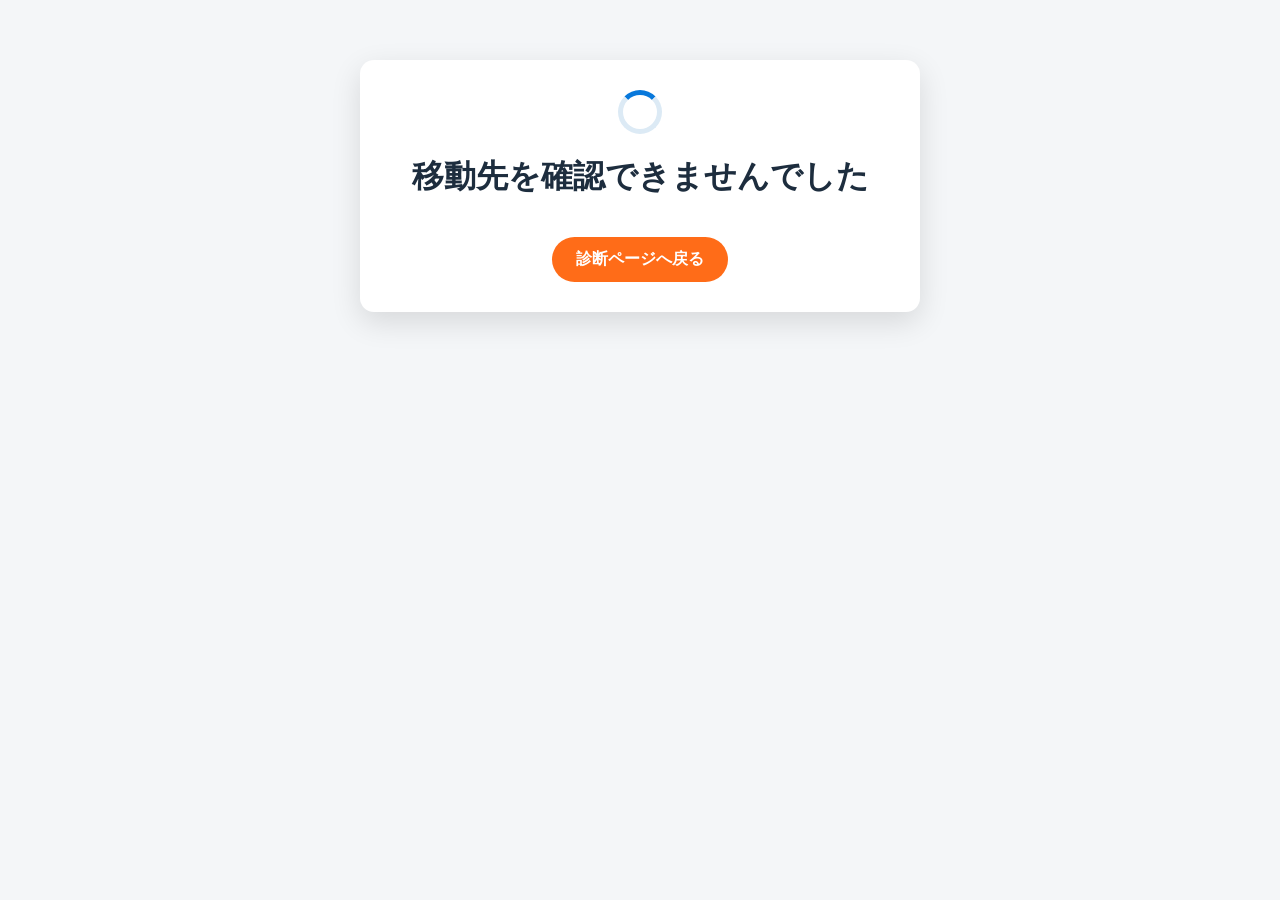
<file: redirect.html>
<!doctype html>
<html lang="ja">
<head>
  <meta charset="utf-8">
  <meta name="viewport" content="width=device-width,initial-scale=1">
  <meta name="robots" content="noindex,nofollow,noarchive">
  <meta name="referrer" content="strict-origin-when-cross-origin">
  <title>公式サイトへ移動します｜マネーローンナビ</title>
  <style>
    *{box-sizing:border-box}body{margin:0;background:#f4f6f8;color:#1d2d3e;font-family:"Yu Gothic",Meiryo,sans-serif}.box{width:min(560px,calc(100% - 30px));margin:60px auto;padding:30px;border-radius:14px;background:#fff;text-align:center;box-shadow:0 10px 30px rgba(0,0,0,.12)}img{max-width:320px;width:100%;height:auto}.spinner{width:44px;height:44px;margin:auto;border:5px solid #dceaf5;border-top-color:#0878db;border-radius:50%;animation:spin .8s linear infinite}a{display:inline-block;margin-top:16px;padding:12px 24px;border-radius:24px;background:#ff6c18;color:#fff;font-weight:700;text-decoration:none}@keyframes spin{to{transform:rotate(360deg)}}
  </style>
</head>
<body><main class="box"><div class="spinner" aria-hidden="true"></div><h1 data-status>移動先を確認しています</h1><div data-banner></div><a data-link href="./index.html">診断ページへ戻る</a></main>
<script>
(() => {
  "use strict";
  const offers = Object.freeze({
    acom:{url:"https://whatsmyasp.com/3k701mem558983c8/cl/?bId=09c6577e",banner:"banner_acom2.jpg",label:"アコム"},
    promise:{url:"https://whatsmyasp.com/3k701mem558983c8/cl/?bId=r56c91bf",banner:"banner_promise.jpg",label:"プロミス"},
    mobit:{url:"https://whatsmyasp.com/3k701mem558983c8/cl/?bId=6dcl109c",banner:"banner_mobit-300x250.jpg",label:"SMBCモビット"},
    aiful:{url:"https://whatsmyasp.com/3k701mem558983c8/cl/?bId=3ef9fcfc",banner:"banner_aiful-9min.webp",label:"アイフル"}
  });
  const allowed = new Set(["utm_source","utm_medium","utm_campaign","utm_term","utm_content","utm_id","utm_source_platform","utm_creative_format","utm_marketing_tactic","gclid","dclid","wbraid","gbraid","fbclid","msclkid","yclid","ttclid","srsltid"]);
  const params = new URLSearchParams(location.search);
  const offer = offers[params.get("item")];
  const status = document.querySelector("[data-status]");
  const link = document.querySelector("[data-link]");
  if (!offer) { status.textContent="移動先を確認できませんでした"; return; }
  const destination = new URL(offer.url);
  params.forEach((value,key) => { if (allowed.has(key)) destination.searchParams.set(key,value); });
  status.textContent=`${offer.label}の公式サイトへ移動します`;
  document.querySelector("[data-banner]").innerHTML=`<img src="./assets/lenders/${offer.banner}" alt="${offer.label}公式サイトへ">`;
  link.href=destination.href; link.textContent="移動しない場合はこちら"; link.rel="sponsored noopener";
  setTimeout(() => location.assign(destination.href),1400);
})();
</script></body></html>
</file>
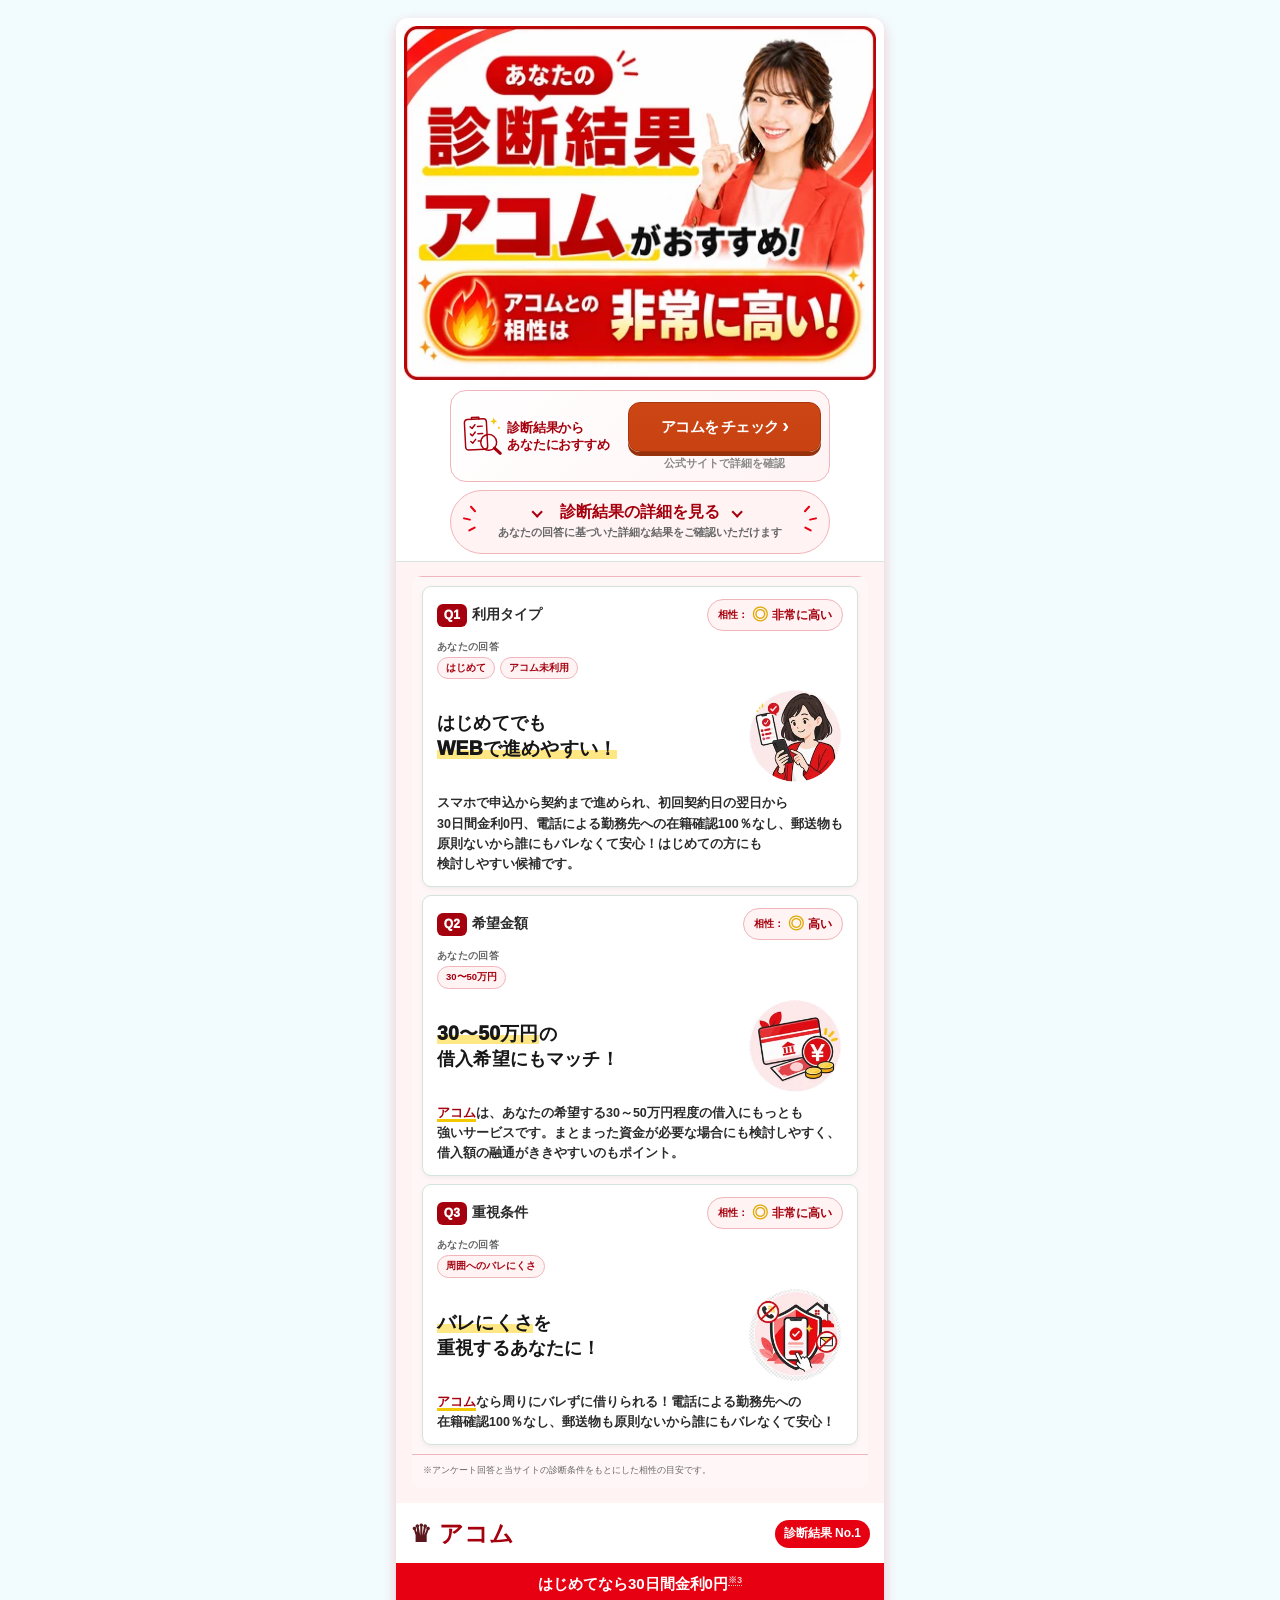
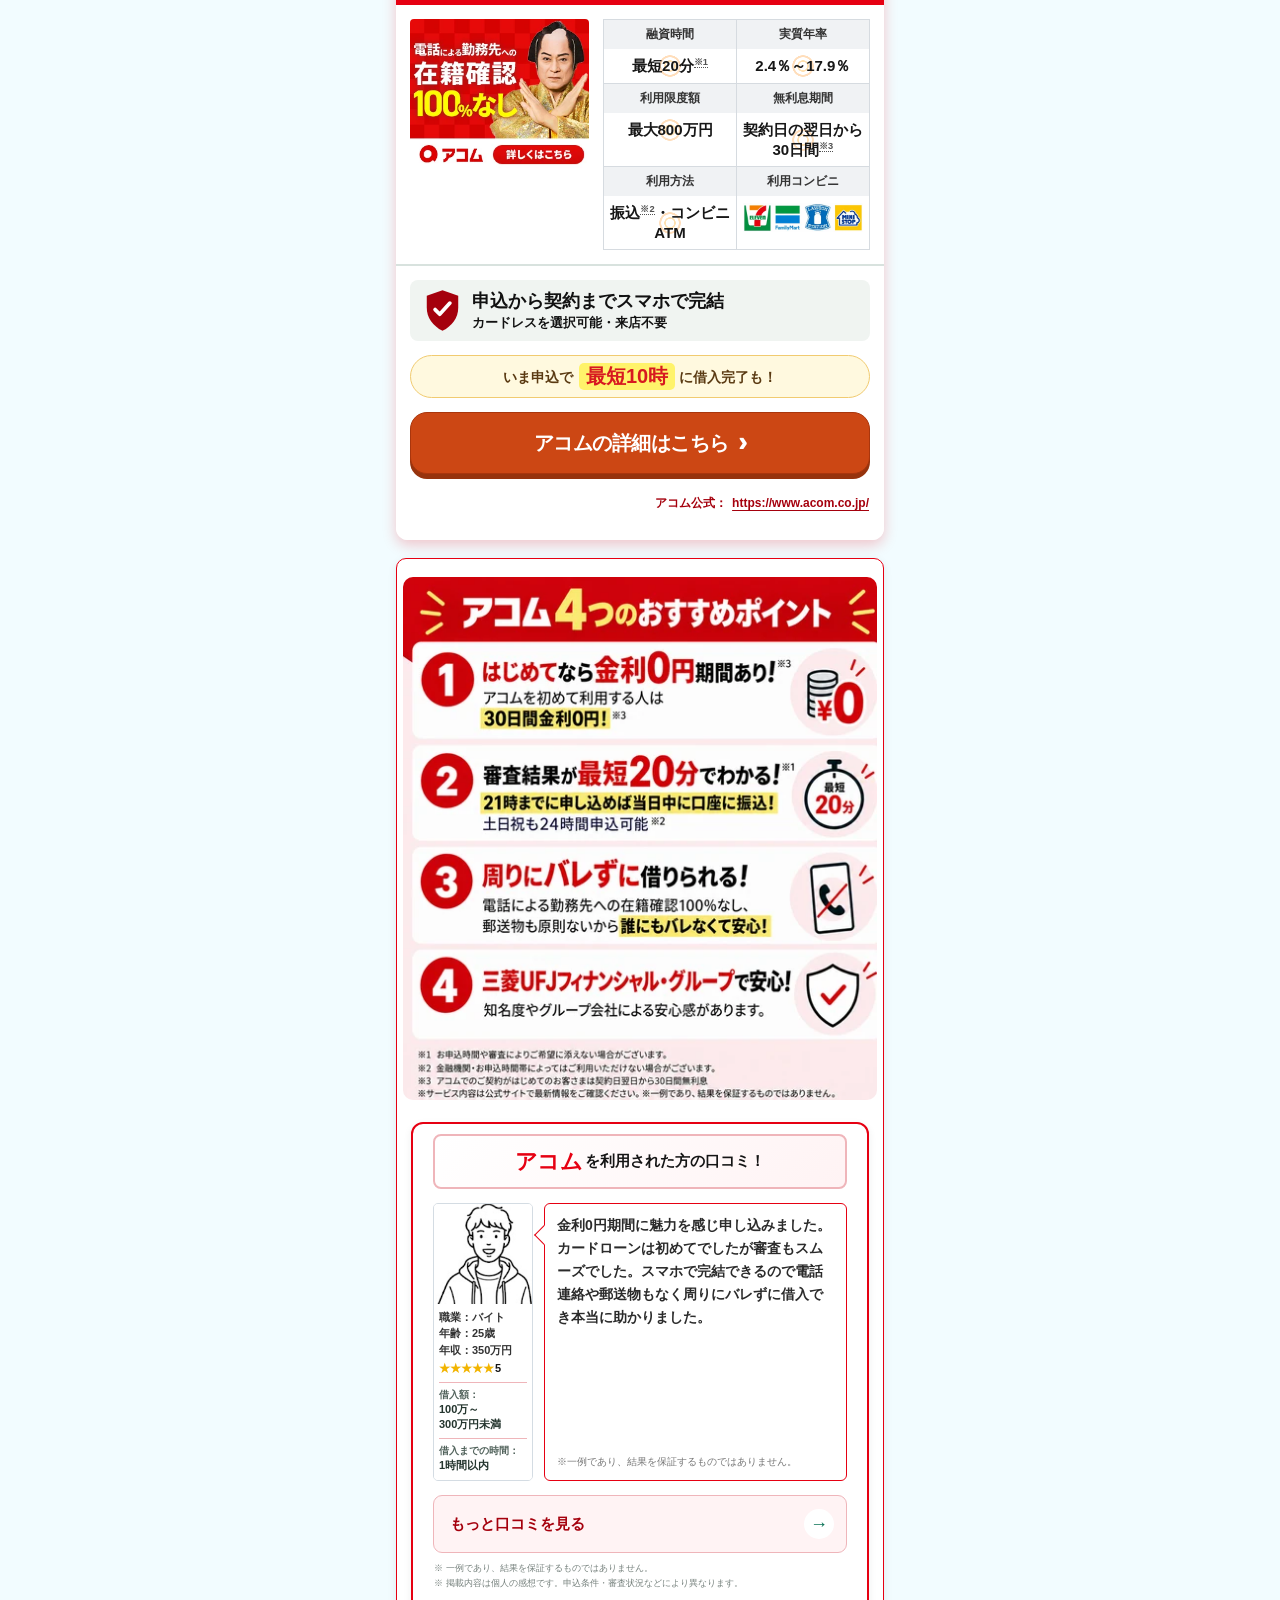
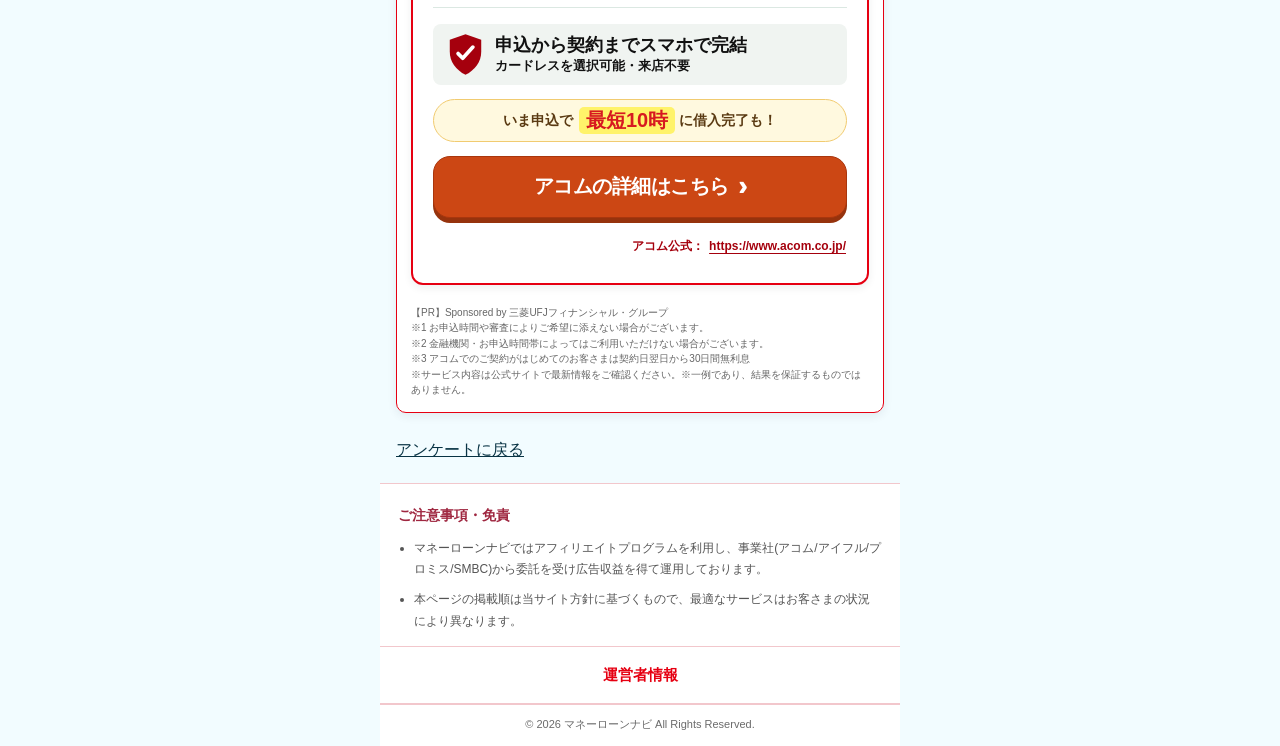
<file: result-acom.html>
<!DOCTYPE html><html lang="ja"><head><meta name="cq-delivery-result" content="ac"><script>(function(){var u=new URL(location.href),p=u.searchParams;p.set("result_offer","ac");p.set("force_offer","1");if(!p.has("cq_usage"))p.set("cq_usage","first_time");if(!p.has("cq_used"))p.set("cq_used","none");if(!p.has("cq_amount"))p.set("cq_amount","30_50");if(!p.has("cq_priority"))p.set("cq_priority","privacy");if(!p.has("cq_return_url"))p.set("cq_return_url","./index.html");history.replaceState(history.state,document.title,u.toString());window.__CQ_DELIVERY_PRESET="ac"})();</script><link href="data:," rel="icon" /><meta charset="UTF-8" /><title>診断結果｜マネーローンナビ</title><meta content="noindex,follow,noarchive" name="robots" /><meta content="width=device-width, initial-scale=1.0" name="viewport" /><meta name="referrer" content="strict-origin-when-cross-origin" /><script>(function(){var p=new URLSearchParams(location.search),o=p.get('result_offer')||'sm',u=String(p.get('cq_usage')||p.get('param1')||'').toLowerCase(),s=p.get('cq_used')||p.get('param2'),f=p.get('force_offer')==='1';if(!f&&s!==null){if(!['experienced','existing','no'].includes(u))o='sm';else{var a=new Set(String(s).split(',').map(function(v){return v.trim().toLowerCase()}).filter(function(v){return v&&v!=='none'})),h=function(v){return v.some(function(x){return a.has(x)})};o=!h(['sm','mobit','smbc_mobit','mobit_legacy'])?'sm':!h(['pr','promise'])?'pr':!h(['ai','aiful'])?'ai':!h(['ac','acom'])?'ac':'sm'}}var n={sm:'mobit',pr:'promise',ai:'aiful',ac:'acom'}[o]||'mobit',l=document.createElement('link');l.rel='preload';l.as='image';l.type='image/webp';l.href='./assets/lenders/'+n+'-diagnosis-recommendation-480.webp';l.fetchPriority='high';document.head.appendChild(l)})();</script><link rel="preload" href="./css/lender-cards.css?v=20260904-004" as="style" /><link rel="preload" href="./css/result-card-bridge.css?v=20260904-006" as="style" /><link rel="preload" href="./css/survey-ui-fixes.css?v=20260904-004" as="style" /><link rel="preload" href="./js/lender-card-first-view.js?v=20260904-002" as="script" /><link rel="preload" href="./css/result-shell.css?v=20260904-001" as="style" /><script src="./js/privacy-consent.js"></script><script>window.addEventListener('load', function() {
  const nodelist = document.body.querySelectorAll('.sb-bg-gum-marker');
  const node = Array.prototype.slice.call(nodelist, 0);

  if (node.length === 0) { return; }
  const windowHeight = window.innerHeight || document.body.clientHeight;
  window.addEventListener('scroll', function (event) {
    let scroll = (window.pageYOffset !== undefined) ? window.pageYOffset : document.documentElement.scrollTop;
    node.forEach(function(marker) {
      let position = marker.offsetTop - windowHeight + 50;
      if (scroll > position) {
        marker.classList.add('animated', 'sb-bg-gum-marker-animated');
        marker.classList.remove('sb-bg-gum-marker');
      }
    });
  }, false);
});</script><script src="./js/result-modern-runtime.js?v=20260904-003"></script><script>window.addEventListener('load', function() {
  function LinkSettingForGunosy() {
  }
  LinkSettingForGunosy.prototype = {
    assign: function() {
      const media = document.querySelector('.js-m-id');
      if (media === null) { return; }
      if (media.dataset.value != '4') { return; }

      const nodelist = document.querySelectorAll('a');
      const node = Array.prototype.slice.call(nodelist, 0);

      node.forEach(function(element) {
        const uri = new URI(element.getAttribute('href'));
        if (uri.query(true).sb_tracking === 'true') {
          let onclickAttribute = element.getAttribute('onclick');
          if (onclickAttribute === null) {
            onclickAttribute = '';
          }
          onclickAttribute += ';this.href=GunosyTransit.link(this.href);';
          element.setAttribute('onclick', onclickAttribute);
        }
      });
    }
  }

  let linkSettingForGunosy = new LinkSettingForGunosy();
  linkSettingForGunosy.assign();
});</script><script>window.addEventListener('message', function() {
  function SetFormActionVisitorId() {
  }
  SetFormActionVisitorId.prototype = {
    assign: function() {
      let iframes = document.querySelectorAll('.sb-form-iframe')
      if (iframes.length === 0) return
      Array.from(iframes).forEach((iframe, i) => {
        const sbTuId = document.querySelector('.js-v-id')
        const articleUid = document.querySelector('.js-a-id')
        const abTestUid = document.querySelector('.js-ab-id')
        const folderUid = document.querySelector('.js-f-id')
        let target = iframe.contentWindow.postMessage ? iframe : undefined;
        if (typeof target != "undefined" && document.body.scrollHeight) {
          target.contentWindow.postMessage({ sb_tu_id: sbTuId.dataset.value, article_uid: articleUid.dataset.value, ab_test_uid: abTestUid.dataset.value, folder_uid: folderUid.dataset.value, posted_beyond: true }, "*");
        }
      });
    }
  }

  let setFormActionVisitorId = new SetFormActionVisitorId();
  setFormActionVisitorId.assign();
});</script><script>window.addEventListener('message', function(e) {
  function SetFolderFormIframeAttributes() {
  }
  SetFolderFormIframeAttributes.prototype = {
    assign: function(e) {
      if (!e.data['posted_beyond']) return
      let forms = document.querySelectorAll(`[data-sb-form-uid="${e.data['uid']}"]`)
      Array.from(forms).forEach((form, i) => {
        let height = e.data['height']
        let width = e.data['width']
        let iframe = form.querySelector('iframe')
        iframe.style.height = height
        iframe.style.width = width
        iframe.style.margin = '0 auto'
      });
    }
  }

  let setFolderFormIframeHeight = new SetFolderFormIframeAttributes();
  setFolderFormIframeHeight.assign(e);
});</script><script>window.addEventListener('DOMContentLoaded', function() {
  let iframes = document.querySelectorAll('.sb-form-iframe')
  Array.from(iframes).forEach((iframe, i) => {
    const uri = new URI(iframe.src);
    const iframe_host = document.querySelector('.js-folder-form-host')
    iframe.src = uri.protocol() + '://' + iframe_host.dataset.value + uri.path()
  });
});</script><script>window.addEventListener('load', function() {
  var scroll = new SmoothScroll('a[href*="#"]', {
    speed:1000
  });
});</script><!-- Meta Pixel Code (analytics consent required) -->
<script>
window.CQConsent.runWhenGranted(function() {
  !function(f,b,e,v,n,t,s)
  {if(f.fbq)return;n=f.fbq=function(){n.callMethod?
  n.callMethod.apply(n,arguments):n.queue.push(arguments)};
  if(!f._fbq)f._fbq=n;n.push=n;n.loaded=!0;n.version='2.0';
  n.queue=[];t=b.createElement(e);t.async=!0;
  t.src=v;s=b.getElementsByTagName(e)[0];
  s.parentNode.insertBefore(t,s)}(window, document,'script',
  'https://connect.facebook.net/en_US/fbevents.js');
  fbq('init', '1717363732527950');
  fbq('track', 'PageView');
});
</script>
<!-- End Meta Pixel Code -->
<script>

(function(self, undefined) {Object.defineProperty(Array.prototype,"values",{value:Array.prototype[Symbol.iterator],enumerable:!1,writable:!1});})('object' === typeof window && window || 'object' === typeof self && self || 'object' === typeof global && global || {});</script><link rel="stylesheet" href="./css/lender-cards.css?v=20260904-004"><link rel="stylesheet" href="./css/result-card-bridge.css?v=20260904-006"><link rel="stylesheet" href="./css/survey-ui-fixes.css?v=20260904-004"><link rel="stylesheet" href="./css/result-shell.css?v=20260904-001"><style id="local-overflow-guard">html,body{max-width:100%;overflow-x:hidden}</style><style id="page-sr-title-style">.page-sr-title{position:absolute!important;width:1px;height:1px;margin:-1px;padding:0;overflow:hidden;clip:rect(0 0 0 0);clip-path:inset(50%);white-space:nowrap;border:0}</style><link rel="stylesheet" href="./css/exit-prevention-mobit.css?v=20260904-001"><script defer src="./js/exit-prevention-mobit.js?v=20260904-002"></script></head><body><h1 class="page-sr-title">あなたの診断結果</h1><script>function getSbCookie(name) {
  const match = document.cookie.match(new RegExp('(^| )' + name + '=([^;]+)'));
  if (match) return match[2];
}

function generateArticleUrl(articleUid) {
  const currentUrl = new URL(window.location.href);

  const currentHost = currentUrl.host;
  const newPath = '/articles/' + articleUid;
  const newUrl = new URL(newPath, 'https://' + currentHost);
  const allowedTrackingParams = new Set(["gclid", "dclid", "fbclid", "msclkid", "ttclid"]);
  currentUrl.searchParams.forEach((value, key) => {
    if (/^utm_(source|medium|campaign|term|content)$/.test(key) || allowedTrackingParams.has(key)) {
      newUrl.searchParams.set(key, value);
    }
  });
  return newUrl.toString();
}

const articleUid = "gtrWXFpnvLmDUJSPrg"

window.sb_global_id = getSbCookie('_sb_global');
window.sb_visitor_id = getSbCookie('_sb_tu');
window.sb_article_url = generateArticleUrl(articleUid);</script><script>document.addEventListener("DOMContentLoaded", function() {
  document.querySelector('.js-v-id').dataset.value = window.sb_visitor_id;
});</script><div class="js-t-id" data-value="a240f9f8-72cb-42df-a37f-cd19f23330e0"></div><div class="js-m-id" data-value="55"></div><div class="js-v-id" data-value="99e2c070-3348-4338-af03-c37cf85798fc"></div><div class="js-a-id" data-value="gtrWXFpnvLmDUJSPrg"></div><div class="js-ab-id" data-value="koRfwtAFGiUJDdcLoGDyw"></div><div class="js-f-id" data-value="5ec600f5-6494-48a3-8275-fc587af4c16a"></div><div class="js-asp-session" data-value="{&quot;session_id&quot;:null}"></div><div class="js-folder-form-host" data-value="sb-form.mysquadbeyond.com"></div><div class="js-has-funnel" data-value="false"></div><div class="article-body">
  <div class="cq-shell" id="cq-result-page" data-cq-pending="true">
      <main class="cq-result-main">
          <div data-recent-lender-card></div>
          <script src="./js/lender-card-first-view.js?v=20260904-002"></script>


          <div class="cq-experience-transfer cq-experience-transfer--experienced" data-cq-experience-guide="experienced" hidden>
              <section class="reasons section" id="reasons-experienced" data-section="reasons" data-variant="experienced" data-accordion-enabled="true">
                  <div class="container">
                      <div class="reasons__heading-img" style="text-align:center; margin-bottom: 1.5rem;">
                          <div class="reasons__heading-panel">
                              <h2 class="reasons__heading-title">利用経験がある人が必ずおさえるべき3つのポイント</h2>
                          </div>
                      </div>
                      <div class="reasons__list">
                          <div class="reasons__item">
                              <div class="reasons__question">
                                  <span class="reasons__num">1.</span><span class="reasons__q-text">他社借り入れ中でも申し込み可能</span><span class="reasons__toggle">＋</span>
                              </div>
                              <div class="reasons__answer">
                                  <div class="reasons__answer-inner">
                                      <p>他社からの借り入れ経験があったり、返済中の方でも、各社へのお申し込みが可能です。</p>
                                  </div>
                              </div>
                          </div>
                          <div class="reasons__item">
                              <div class="reasons__question">
                                  <span class="reasons__num">2.</span><span class="reasons__q-text">契約は複数社で</span><span class="reasons__toggle">＋</span>
                              </div>
                              <div class="reasons__answer">
                                  <div class="reasons__answer-inner">
                                      <p>当サイトでは、複数社との契約を推奨しています。返済負担や利率、無利息期間を加味して、複数社から借り入れできる状態をつくっておくと、状況に応じてもっとも負担の少ない借り方が可能になります。</p>
                                  </div>
                              </div>
                          </div>
                          <div class="reasons__item">
                              <div class="reasons__question">
                                  <span class="reasons__num">3.</span><span class="reasons__q-text">一度審査に落ちても諦めない</span><span class="reasons__toggle">＋</span>
                              </div>
                              <div class="reasons__answer">
                                  <div class="reasons__answer-inner">
                                      <p>審査基準は各社で異なります。仮にいずれか1社で審査に落ちても、別の会社に申し込めば、審査に通る可能性もございます。</p>
                                  </div>
                              </div>
                          </div>
                      </div>
                  </div>
              </section>

              <section class="faq section" id="faq-experienced" data-section="faq" data-accordion-mode="single">
                  <div class="container">
                      <h2 class="section-title">よくあるご質問</h2>
                      <p class="faq__lead">比較時に見直したい条件や、申込前に確認したい内容をまとめています。</p>
                      <div class="faq__list">
                          <div class="faq__group" data-faq-group-id="pre_anxiety">
                              <button type="button" class="faq__group-toggle" aria-expanded="false"><span class="faq__group-title">申込前の不安解消</span><span class="faq__group-icon">＋</span></button>
                              <div class="faq__group-body">
                                  <div class="faq__item" data-faq-item-id="faq_screening_tips">
                                      <div class="faq__question">
                                          <span class="q-icon">Q</span>
                                          <h4>以前審査落ちしたことがあるけど大丈夫ですか？</h4>
                                          <span class="toggle">＋</span>
                                      </div>
                                      <div class="faq__answer">
                                          <div class="faq__answer-inner">
                                              <p>時間を空けての再審査で通る可能性もあります。ですが審査基準は各社で異なるため、以前申し込みした会社とは別の会社に申し込むことを当サイトでは推奨しています。</p>
                                          </div>
                                      </div>
                                  </div>
                                  <div class="faq__item" data-faq-item-id="faq_privacy">
                                      <div class="faq__question">
                                          <span class="q-icon">Q</span>
                                          <h4>在籍確認や郵送物で、家族や職場にバレませんか？</h4>
                                          <span class="toggle">＋</span>
                                      </div>
                                      <div class="faq__answer">
                                          <div class="faq__visual faq__visual--wide"><img src="./assets/page/shared-lazy.png" width="1600" height="893" alt="在籍確認・電話確認についてのインフォグラフィック" class="lazyload" data-src="./assets/page/6713036-9c2adf74-4da9-4c4c-89f7-9a8b84e26227.webp"></div>
                                          <div class="faq__answer-inner">
                                              <p>「WEB完結・郵送物なし」を選べば、バレる心配はほとんどありません。大手各社は原則として「電話による在籍確認なし」「自宅への郵送物なし」で手続きが可能です。</p>
                                          </div>
                                      </div>
                                  </div>
                                  <div class="faq__item" data-faq-item-id="faq_credit_effect">
                                      <div class="faq__question">
                                          <span class="q-icon">Q</span>
                                          <h4>今後、クレカを作ったりローンを組む時に影響しますか？</h4>
                                          <span class="toggle">＋</span>
                                      </div>
                                      <div class="faq__answer">
                                          <div class="faq__answer-inner">
                                              <p>カードローンを利用することで悪影響が出ることはありません。毎月きちんと返済をしていれば大丈夫です。</p>
                                              <div class="faq__answer-note-wrap"><small class="faq__answer-note">※支払いの延滞が続くと信用情報に傷がつく可能性があります</small></div>
                                          </div>
                                      </div>
                                  </div>
                              </div>
                          </div>
                          <div class="faq__group" data-faq-group-id="eligibility">
                              <button type="button" class="faq__group-toggle" aria-expanded="false"><span class="faq__group-title">申込条件・審査・必要書類</span><span class="faq__group-icon">＋</span></button>
                              <div class="faq__group-body">
                                  <div class="faq__item" data-faq-item-id="faq_parttime_student">
                                      <div class="faq__question">
                                          <span class="q-icon">Q</span>
                                          <h4>パートやアルバイト、学生でも借りられますか？</h4>
                                          <span class="toggle">＋</span>
                                      </div>
                                      <div class="faq__answer">
                                          <div class="faq__answer-inner">
                                              <p>はい、毎月安定した収入があれば借りられます。年収の高さよりも「毎月きちんと稼いでいるか」が重要です。</p>
                                              <div class="faq__answer-note-wrap"><small class="faq__answer-note">※ご自身に収入がない無職や専業主婦（主夫）の方は利用できません。</small></div>
                                          </div>
                                      </div>
                                  </div>
                                  <div class="faq__item" data-faq-item-id="faq_required_docs">
                                      <div class="faq__question">
                                          <span class="q-icon">Q</span>
                                          <h4>申し込みには何が必要ですか？（書類など）</h4>
                                          <span class="toggle">＋</span>
                                      </div>
                                      <div class="faq__answer">
                                          <div class="faq__visual faq__visual--wide"><img src="./assets/page/shared-lazy.png" width="1328" height="712" alt="申込時に必要な書類についてのインフォグラフィック" class="lazyload" data-src="./assets/page/6730865-f2a346e8-590b-4e24-a509-efc770bae73c.webp"></div>
                                          <div class="faq__answer-inner">
                                              <p>基本は「運転免許証」などの本人確認書類だけでOKです。スマホで撮影して送るだけで完了します。</p>
                                              <div class="faq__answer-note-wrap"><small class="faq__answer-note">※借入希望額が50万円を超える場合などは、給与明細などの「収入証明書」が追加で必要です。</small></div>
                                          </div>
                                      </div>
                                  </div>
                              </div>
                          </div>
                          <div class="faq__group" data-faq-group-id="borrow_repay">
                              <button type="button" class="faq__group-toggle" aria-expanded="false"><span class="faq__group-title">借り方・返し方</span><span class="faq__group-icon">＋</span></button>
                              <div class="faq__group-body">
                                  <div class="faq__item" data-faq-item-id="faq_same_day">
                                      <div class="faq__question">
                                          <span class="q-icon">Q</span>
                                          <h4>今日中に借りることはできますか？</h4>
                                          <span class="toggle">＋</span>
                                      </div>
                                      <div class="faq__answer">
                                          <div class="faq__visual faq__visual--wide"><img src="./assets/page/shared-lazy.png" width="1330" height="712" alt="今日中に借りる場合の目安についてのインフォグラフィック" class="lazyload" data-src="./assets/page/6743189-a12d9a6e-5852-4960-9bea-cd4cfb55dd6a.png"></div>
                                          <div class="faq__answer-inner">
                                              <p>はい、可能です。時間帯にもよりますが、スマホからの申し込みで最短3〜20分ほどで審査が完了し、その日のうちにお金を借りられます。急ぎの場合は早めの時間に申し込みましょう。</p>
                                          </div>
                                      </div>
                                  </div>
                                  <div class="faq__item" data-faq-item-id="faq_weekend">
                                      <div class="faq__question">
                                          <span class="q-icon">Q</span>
                                          <h4>土日・祝日でも申し込みや借り入れはできますか？</h4>
                                          <span class="toggle">＋</span>
                                      </div>
                                      <div class="faq__answer">
                                          <div class="faq__visual faq__visual--wide"><img src="./assets/page/shared-lazy.png" width="1159" height="624" alt="土日祝日の申し込みや借り入れについてのインフォグラフィック" class="lazyload" data-src="./assets/page/6745088-4613bfdf-d8cd-4a60-84c8-d665b98d7a50.png"></div>
                                          <div class="faq__answer-inner">
                                              <p>はい、スマホから24時間いつでも申し込めます。審査の対応時間内（おおむね夜21時頃まで）に手続きが完了すれば、休日でも当日中の借り入れが可能です。</p>
                                          </div>
                                      </div>
                                  </div>
                                  <div class="faq__item" data-faq-item-id="faq_monthly_repayment">
                                      <div class="faq__question">
                                          <span class="q-icon">Q</span>
                                          <h4>毎月どうやって返すの？いくらから返せる？</h4>
                                          <span class="toggle">＋</span>
                                      </div>
                                      <div class="faq__answer">
                                          <div class="faq__visual faq__visual--wide"><img src="./assets/page/shared-lazy.png" width="1327" height="709" alt="毎月の返済方法と返済額についてのインフォグラフィック" class="lazyload" data-src="./assets/page/6751018-046cf864-91f0-4e90-a346-3128fbf36fa8.png"></div>
                                          <div class="faq__answer-inner">
                                              <p>コンビニATM、スマホからの銀行振込、口座引き落としなどで手軽に返済できます。毎月の最低返済額は1,000円〜数千円から設定できるため、無理のないペースで返せます。</p>
                                          </div>
                                      </div>
                                  </div>
                              </div>
                          </div>
                      </div>
                  </div>
              </section>
          </div>

          <div class="cq-back-to-top" aria-label="アンケート回答画面に戻る">
              <a class="cq-back-to-top__button" href="#" data-cq-back-to-top>アンケートに戻る</a>
          </div>

          <section class="cq-legal-disclaimer" aria-labelledby="cq-legal-disclaimer-title">
              <h2 id="cq-legal-disclaimer-title">ご注意事項・免責</h2>
              <ul>
                  <li>マネーローンナビではアフィリエイトプログラムを利用し、事業社(アコム/アイフル/プロミス/SMBC)から委託を受け広告収益を得て運用しております。</li>
                  <li>本ページの掲載順は当サイト方針に基づくもので、最適なサービスはお客さまの状況により異なります。</li>
              </ul>
          </section>

          <section class="cq-operator-link-area" aria-label="運営者情報">
              <a class="cq-operator-link-area__anchor" href="./operationinfo.html">運営者情報</a>
          </section>

          <footer class="cq-result-footer">
              <p>© 2026 マネーローンナビ All Rights Reserved.</p>
          </footer>
      </main>



  </div>
<script src="./js/result-runtime-loader.js?v=20260904-002"></script>

</div><script>const lazyLoadInstance = new LazyLoad({
  elements_selector: '.lazyload',
  callback_loaded: function(element) {
    element.classList.remove('lazyload');
  }
});</script><script>'use strict';

(function() {
  function Heatmap() {
    this.exclusionTags = ['script', 'noscript', 'link', 'style', 'meta'];
    this.windowWidth = window.innerWidth || document.documentElement.clientWidth || 0;
    this.windowHeight = window.innerHeight || document.body.clientHeight || 0;
    this.indexedElements = [];
    this.isScrollStop = true;
    this.scrollStopTime = new Date();
    this.scrollStartTime = 0;

    this.dbName = 'production_squadbeyond';

    this.exitVisibilityChange = '';
    if (document.hidden != null) {
      this.exitVisibilityChange = 'visibilitychange';
    } else if (document.mozHidden != null) {
      this.exitVisibilityChange = 'mozvisibilitychange';
    } else if (document.msHidden != null) {
      this.exitVisibilityChange = 'msvisibilitychange';
    } else if (document.webkitHidden != null) {
      this.exitVisibilityChange = 'webkitvisibilitychange';
    }

    this.lambdaApi = "https://hd4wr2if8b.execute-api.ap-northeast-1.amazonaws.com/default/squadbeyond_bigquery_api_02";
    this.maxArrivalPosition = 0;
    this.arrivalIndexes = [];

    this.widgetList = [];
    this.viewedWidgetClassnameList = [];
  }

  Heatmap.prototype = {
    getBqApi: function(table, rows) {
      const uri = new URI("https://bq-api.squadbeyond.com/articles/actions");
      uri.setSearch('table', table);
      uri.setSearch('articleUid', "gtrWXFpnvLmDUJSPrg");
      uri.setSearch('environment', 'production');
      uri.setSearch('visitor_id', window.sb_visitor_id);
      rows.url = window.sb_article_url;
      rows.article_uid = "gtrWXFpnvLmDUJSPrg";
      rows.visitor_global_id = window.sb_global_id;
      rows.visitor_id = window.sb_visitor_id;
      rows.window_width = this.windowWidth;
      rows.window_height = this.windowHeight;
      rows.user_agent = navigator.userAgent;
      uri.setSearch('rows', encodeURIComponent(JSON.stringify(rows)));
      const xmlHttp = new XMLHttpRequest();
      xmlHttp.open('GET', uri.toString(), true);
      xmlHttp.send(null);
    },
    assignIndexAttribute: function() {
      let _this = this;
      let articleBody = document.body.querySelector('.article-body');
      articleBody.dataset.sbhi = 3;
      const articeBodyNodelist = articleBody.querySelectorAll('*');
      const articeBodyNode = Array.prototype.slice.call(articeBodyNodelist, 0);
      articeBodyNode.forEach(function(element, index) {
        index = index + 4;
        if (element.classList.contains('sb-fixed')) { return; }
        let tagName = element.tagName.toLowerCase();
        if (_this.exclusionTags.indexOf(tagName) != -1) { return; }
        if (getComputedStyle(element, null).position === 'fixed') {
          const elementNodelist = element.querySelectorAll('*');
          const elementNode = Array.prototype.slice.call(elementNodelist, 0);
          elementNode.forEach(function(element) {
            element.classList.add('sb-fixed');
          });
          return;
        }
        element.dataset.sbhi = index;
      });
      const indexedElements = document.querySelectorAll('[data-sbhi]');
      this.indexedElements = Array.prototype.slice.call(indexedElements, 0);
    },
    fetchWidgetList: function() {
      const widgetList = document.querySelectorAll("[id^='sb-part-'], [data-sb-part-id]");
      this.widgetList = Array.prototype.slice.call(widgetList, 0);
    },
    assignCursorPointer: function() {
      let ios = /iPad|iPhone|iPod/.test(navigator.userAgent) && !window.MSStream;
      if (ios) {
        document.body.style.cursor = 'pointer';
      }
    },
    assignParameterToLink: function() {
      const currentPageUri = new URI(location.href);
      currentPageUri.removeQuery('sbrd'); // For egg cart
      currentPageUri.removeQuery('sb_tu_id');
      currentPageUri.removeQuery('step_uid');
      [
        'cq_usage', 'cq_used', 'cq_amount', 'cq_priority', 'cq_diag_id', 'cq_t',
        'cq_return_url', 'result_offer', 'force_offer', 'item',
        'param1', 'param2', 'param3', 'param5'
      ].forEach(function(name) { currentPageUri.removeQuery(name); });
      const allowedTrackingQueryNames = ['utm_source', 'utm_medium', 'utm_campaign', 'utm_term', 'utm_content', 'utm_id', 'utm_source_platform', 'utm_creative_format', 'utm_marketing_tactic', 'gclid', 'dclid', 'wbraid', 'gbraid', 'fbclid', 'msclkid', 'yclid', 'ttclid', 'srsltid'];
      const currentPageQueries = currentPageUri.query(true);
      Object.keys(currentPageQueries).forEach(function(name) {
        if (allowedTrackingQueryNames.indexOf(name) === -1) delete currentPageQueries[name];
      });

      const aspSession = JSON.parse(document.querySelector('.js-asp-session').dataset.value)

      const nodelist = document.body.querySelectorAll("a[href^=http")
      const node = Array.prototype.slice.call(nodelist, 0);
      node.forEach(function(element) {
        if (element.href.includes('tel:')) return
        if (element.dataset.sbLinkDecorated === 'true') return;
        element.dataset.sbLinkDecorated = 'true';
        const uri = new URI(element.href);
        Object.keys(currentPageQueries).forEach(function(name) { uri.removeQuery(name); });
        uri.addQuery(currentPageQueries);
        uri.removeQuery('squadbeyond_uid');
        uri.addQuery('squadbeyond_uid', window.sb_visitor_id);
        uri.removeQuery('sb_article_uid');
        uri.addQuery('sb_article_uid', "gtrWXFpnvLmDUJSPrg");
        element.href = uri.toString();

        if (aspSession.session_id) {
          const uri = new URI(element.href);
          uri.removeQuery(aspSession.session_id);
          uri.addQuery(aspSession.session_id, window.sb_visitor_id);
          element.href = uri.toString();
        }

        const isRedirectLink = element.href.match(/\/redirect_pages\//) != null;
        if (isRedirectLink) {
          const uri = new URI(element.href);
          uri.removeQuery('article_url');
          uri.addQuery('article_url', window.sb_article_url);
          element.href = uri.toString();
        }

        element.addEventListener('click', function(event) {
          try {
            currentPageUri.removeQuery('sb_article_uid');
            currentPageUri.addQuery('sb_article_uid', "gtrWXFpnvLmDUJSPrg");
            currentPageUri.removeQuery('sb_tu_id');
            currentPageUri.addQuery('sb_tu_id', window.sb_visitor_id);
            history.replaceState(null, null, currentPageUri.toString());
          }
          catch(e) {
          }
        });
      });
    },
    isAnyPartOfElementInViewport: function(element) {
      let rect = element.getBoundingClientRect();
      let windowHeight = (window.innerHeight || document.documentElement.clientHeight);
      let windowWidth = (window.innerWidth || document.documentElement.clientWidth);
      let widthInView = (rect.top <= windowHeight) && ((rect.top + rect.height) >= 0);
      let heightInView = (rect.left <= windowWidth) && ((rect.left + rect.width) >= 0);
      return (widthInView && heightInView);
    },
    fetchElementInViewport: function(position) {
      let _this = this;
      let elementFromPoint = null;
      let baseY = 0;
      let scroll = (window.pageYOffset !== undefined) ? window.pageYOffset : document.documentElement.scrollTop;
      switch(position) {
        case 'center':
          elementFromPoint = document.elementFromPoint(this.windowWidth / 2, this.windowHeight / 2);
          let center = this.windowHeight / 2;
          baseY = scroll + center;
          break;
        case 'bottom':
          elementFromPoint = document.elementFromPoint(this.windowWidth / 2, this.windowHeight - 1);
          baseY = scroll + this.windowHeight;
          break;
      }
      if (elementFromPoint != null && elementFromPoint.dataset.sbhi) {
        return elementFromPoint;
      }
      let prevDiff = 0;
      let closestElement = null;
      this.indexedElements.forEach(function(element) {
        if (_this.isAnyPartOfElementInViewport(element)) {
          let elementClientRect = element.getBoundingClientRect();
          let diff = Math.abs(baseY - (elementClientRect.top + scroll));
          if (prevDiff > diff) {
            closestElement = element;
          }
          prevDiff = diff;
        }
      });
      return closestElement;
    },
    renderArrivalImage: function() {
      let bottomElement = this.fetchElementInViewport('bottom');
      if (!bottomElement) { return; }
      const index = bottomElement.dataset.sbhi;
      let scroll = (window.pageYOffset !== undefined) ? window.pageYOffset : document.documentElement.scrollTop;
      let rect = bottomElement.getBoundingClientRect();
      let bottomElementTop = scroll + rect.top;
      let arrivedAtElementY = (scroll + this.windowHeight) - bottomElementTop;
      let yPercent = Math.floor(((arrivedAtElementY / rect.height) * 100));

      const bgArrivalPosition = scroll + this.windowHeight;
      if (this.maxArrivalPosition < bgArrivalPosition && !this.arrivalIndexes.includes(index)) {
        this.getBqApi(
          'visitor_arrivals',
          {
            index: index,
            y_percent: yPercent,
          }
        );
        this.arrivalIndexes.push(index);
        this.maxArrivalPosition = bgArrivalPosition;
      }
    },
    renderVisibleWidget: function() {
      try {
        let _this = this;
        this.widgetList.forEach(function(element) {
          const widgetId = element.getAttribute('id') || `sb-part-${element.dataset.sbPartId}` || '';
          const r = widgetId.match(/^sb\-part\-(.*)$/);
          const isInViewport = _this.isAnyPartOfElementInViewport(element);
          const className = element.className;
          if (r && isInViewport && !_this.viewedWidgetClassnameList.includes(className)) {
            _this.getBqApi(
              'widget_vimp_logs',
              {
                widget_id: widgetId,
              }
            );
            _this.viewedWidgetClassnameList.push(className);
          }
        });
      } catch (e) {
      }
    },
    renderAttentionImage: function() {
      if (this.scrollStopTime === 0) { return; }
      const secondWithDecimalPoint = (this.scrollStartTime.getTime() - this.scrollStopTime.getTime()) / 1000;
      if (secondWithDecimalPoint < 1.0) { return; }
      let second = Math.round(((this.scrollStartTime.getTime() - this.scrollStopTime.getTime()) / 1000));
      let centerElement = this.fetchElementInViewport('center');
      if (!centerElement) { return; }
      let scroll = (window.pageYOffset !== undefined) ? window.pageYOffset : document.documentElement.scrollTop;
      let rect = centerElement.getBoundingClientRect();
      let centerElementTop = Math.floor(scroll + rect.top);
      let pageCenter = (scroll + (this.windowHeight / 2))
      let yPercent = Math.floor((pageCenter - centerElementTop) / rect.height * 100);

      this.getBqApi(
        'visitor_attentions',
        {
          index: centerElement.dataset.sbhi,
          y_percent: yPercent,
          second: second,
        }
      );
    },
    renderScrollImages: function() {
      let _this = this;
      let isScrolling;
      window.addEventListener('scroll', function (event) {
        window.clearTimeout(isScrolling);
        _this.isScrollStop = false;
        _this.scrollStartTime = new Date();
        _this.renderAttentionImage();
        _this.scrollStopTime = 0;
        isScrolling = setTimeout(function() {
          _this.renderArrivalImage();
          _this.renderVisibleWidget();
          _this.isScrollStop = true;
          _this.scrollStopTime = new Date();
          _this.scrollStartTime = 0;
        }, 200);
      }, false);
    },
    getTouchPosition: function(event) {
      let x = undefined;
      let y = undefined;
      if (event.changedTouches && event.changedTouches[0]) {
        let touchObject = event.changedTouches[0];
        x = touchObject.pageX;
        y = touchObject.pageY;
      } else if (event.originalEvent && event.originalEvent.touches) {
        x = event.originalEvent.touches[0].pageX;
        y = event.originalEvent.touches[0].pageY;
      } else {
        x = event.pageX;
        y = event.pageY;
      }
      return { x: x, y: y };
    },
    renderClickImage: function() {
      let _this = this;
      document.body.addEventListener('click', function(event) {
        let redirectUrl = '';
        let anchorTagIndex = null;
        let isTracking = null;
        let currentNode = event.target;
        while (currentNode && currentNode.tagName !== 'BODY') {
          const tagName = currentNode.tagName;
          if (tagName && tagName === 'A' && redirectUrl === '') {
            redirectUrl = currentNode.href || '';
            anchorTagIndex = currentNode.dataset.sbhi || null;
            isTracking = currentNode.dataset.sbTracking || null;
          } else if (tagName && tagName === 'BUTTON' && currentNode.getAttribute('type') === 'submit' && redirectUrl === '') {
            isTracking = currentNode.dataset.sbTracking || null;
          }
          currentNode = currentNode.parentNode;
        }
        let position = _this.getTouchPosition(event);
        let rect = event.target.getBoundingClientRect();
        let positionX = rect.left + window.pageXOffset;
        let positionY = rect.top + window.pageYOffset;
        let x = position.x - positionX;
        let y = position.y - positionY;
        let xPercent = (x / rect.width * 100).toFixed(1);
        let yPercent = (y / rect.height * 100).toFixed(1);

        _this.getBqApi(
          'visitor_clicks',
          {
            index: event.target.dataset.sbhi,
            x_percent: xPercent,
            y_percent: yPercent,
            link: redirectUrl,
            anchor_tag_index: anchorTagIndex,
            is_tracking: isTracking,
          }
        );
      });
    },
    getCookie: function(name) {
      const match = document.cookie.match(new RegExp('(^| )' + name + '=([^;]+)'));
      if (match) return match[2];
    },
    sendFbParams: function() {
      const fbc = this.getCookie('_fbc') || '';
      const fbp = this.getCookie('_fbp') || '';
      const existsParams = fbc != '' || fbp != '';
      if (!existsParams) {
        return;
      }
      const rows = {
        visitor_id: window.sb_visitor_id,
        fbc: fbc,
        fbp: fbp,
      }
      const uri = new URI("https://bq-api.squadbeyond.com/tables/visitor_facebook_parameters/records");
      uri.setSearch('row', encodeURIComponent(JSON.stringify(rows)));
      const xmlHttp = new XMLHttpRequest();
      xmlHttp.open('GET', uri.toString(), true);
      xmlHttp.send(null);
    }
  }

  window.CQConsent.runWhenGranted(function() {
    let heatmap = window.__cqHeatmap = new Heatmap();
    heatmap.assignIndexAttribute();
    heatmap.assignCursorPointer();
    heatmap.assignParameterToLink();
    heatmap.renderArrivalImage();
    heatmap.renderScrollImages();
    heatmap.renderClickImage();
    heatmap.sendFbParams();
    heatmap.fetchWidgetList();
    heatmap.renderVisibleWidget();
    window.addEventListener('cq:full-card-ready', function() {
      heatmap.assignIndexAttribute();
      heatmap.assignParameterToLink();
      heatmap.fetchWidgetList();
    }, { once: true });
  });
})();</script><script>window.CQConsent.runWhenGranted(function() {
  const storageValue = JSON.stringify({ article_uid: "gtrWXFpnvLmDUJSPrg", visitor_uid: window.sb_visitor_id });
  sessionStorage.setItem('sb_global_id', window.sb_global_id);
  sessionStorage.setItem("sb_bp_koRfwtAFGiUJDdcLoGDyw", storageValue);
  localStorage.setItem('sb_global_id', window.sb_global_id);
  localStorage.setItem("sb_bp_koRfwtAFGiUJDdcLoGDyw", storageValue);
});</script><script>let hasFunnel = document.querySelector('.js-has-funnel').dataset.value
if (hasFunnel === "true") {
  let sbUrl = new URL(location.href);
  let sbParams = new URLSearchParams(sbUrl.search);
  if (sbParams.get('step_uid')) {
    sbParams.delete('step_uid')
    history.replaceState(null, null, location.pathname + `?${sbParams.toString()}`)
  }
}</script><script>window.addEventListener("DOMContentLoaded", function () {
  const replacements = [
    {
      oldURL: "./assets/page/5012499-82022174-1563-487b-9cf5-b711c6bc5ecb.webp",
      newURL: "./assets/page/5059531-2ebbb4ff-c5ed-4b11-a7c5-18fa325d335b.webp"
    },
    {
      oldURL: "./assets/page/5012501-1f207b41-3cc3-4252-a4a7-4dc81be333f3.webp",
      newURL: "./assets/page/5059535-c03ecacd-377c-4f2c-bfd7-ae05b5cbc938.webp"
    },
    {
      oldURL: "./assets/page/5012504-22d8a387-416c-498f-88c3-d0856816940d.webp",
      newURL: "./assets/page/5059539-b34cf1cd-9ca7-4afe-bf89-e445a2989f3d.webp"
    },
    {
      oldURL: "./assets/page/5012666-b12a03d3-4a2f-4ac4-89e9-73445d3c3f02.webp",
      newURL: "./assets/page/5059540-4c20cbc3-7cf1-4818-8ad4-d70278178870.webp"
    },
    {
      oldURL: "./assets/page/5012693-2ab7d361-766a-4a6e-80bc-dd90453651e3.webp",
      newURL: "./assets/page/5059542-a87026b6-35db-4a75-bc94-74dd2a0a8874.webp"
    },
    {
      oldURL: "./assets/page/5012701-2dcdf4de-9630-4117-99ae-6750966c9e3d.webp",
      newURL: "./assets/page/5059548-2dbbcd13-5b53-49de-819b-8366d71f2004.webp"
    },
    {
      oldURL: "./assets/page/5012724-f380640b-3136-43b9-9f83-7dca96f213aa.webp",
      newURL: "./assets/page/5059554-e04efe7e-35e9-4966-88ee-b907701cd850.webp"
    },
    {
      oldURL: "./assets/page/5012733-61bb7d6f-2907-4e8e-a47d-219bfcd9b7bd.webp",
      newURL: "./assets/page/5059555-86b715a7-48f5-40d7-b2a8-94f650305284.webp"
    },
    {
      oldURL: "./assets/page/5012765-668e1f4c-4b0d-487e-9028-eb8aa7b95dec.webp",
      newURL: "./assets/page/5059557-c1ae6196-3223-407d-830c-06f60354ae8a.webp"
    },
    {
      oldURL: "./assets/page/5012768-2c8a9d9d-7158-416b-804c-44b77972c580.webp",
      newURL: "./assets/page/5059561-776de60e-3ae4-46d0-81f3-2401f06cc59c.webp"
    },
    {
      oldURL: "./assets/page/5012783-bc2af4d5-e248-4a21-97a2-9f74ccf1430f.webp",
      newURL: "./assets/page/5059656-33851c89-c935-46f4-acd9-bbaee8fe6bcf.webp"
    },
    {
      oldURL: "./assets/page/5012793-10948bf6-cf47-4b1e-9a02-39520b810ef9.webp",
      newURL: "./assets/page/5059659-334834ac-7f0b-42da-8d8e-66fb2cce0a0d.webp"
    },
    {
      oldURL: "./assets/page/5012797-b5db5ae5-1ca8-4ee0-bf67-ab2b1e8cafff.webp",
      newURL: "./assets/page/5059664-be335d74-2cd6-4ad1-8bf2-4405d34a7850.webp"
    },
    {
      oldURL: "./assets/page/5012808-e766f472-5d80-43a6-8ab0-daabf9812416.webp",
      newURL: "./assets/page/5059670-be4f982f-278c-424d-994c-16fb7f1ec7f4.webp"
    },
    {
      oldURL: "./assets/page/5012812-255152d3-043f-4399-8034-0a58086f10b7.webp",
      newURL: "./assets/page/5059679-79b852b7-1d91-4839-a2a1-86bef7dad2c3.webp"
    },
    {
      oldURL: "./assets/page/5012815-10f591fa-2d5b-465f-aca2-69350661165e.webp",
      newURL: "./assets/page/5059681-28f88299-5798-4c5f-a13f-9332d3fd52fc.webp"
    },
    {
      oldURL: "./assets/page/5012821-c9005ada-da1e-458f-bf76-bc832e5f507e.webp",
      newURL: "./assets/page/5059684-263f1d95-8183-497d-8687-c5f6f779ad6d.webp"
    },
    {
      oldURL: "./assets/page/5012849-9763c330-b2e9-47bf-8293-4c8673ed8582.webp",
      newURL: "./assets/page/5059690-af41a8f2-78fb-41a7-a28d-aabd9c2a92aa.webp"
    },
    {
      oldURL: "./assets/page/5012858-8b5220a5-ce66-4207-91c5-5c911dcfa46f.webp",
      newURL: "./assets/page/5059696-bc2c4810-ec8f-4494-a197-df3403e63392.webp"
    },
    {
      oldURL: "./assets/page/5012860-70277c12-d72f-4aab-8081-d31d06bdd706.webp",
      newURL: "./assets/page/5059700-928a763d-9a5b-43d1-a5a2-812b629280ce.webp"
    },
    {
      oldURL: "./assets/page/5012863-b4e48611-122f-4678-895a-8961636caa54.webp",
      newURL: "./assets/page/5059704-c4a30d31-c28d-4feb-8f15-105e85855e98.webp"
    },
    {
      oldURL: "./assets/page/5012868-5eee0a80-a4dc-4c7b-bde3-7de9a88ba591.webp",
      newURL: "./assets/page/5059708-15249014-fa5e-4b92-9a69-b031b3d6105d.webp"
    },
    {
      oldURL: "./assets/page/5012876-67d90fc2-c012-4b5e-8087-9233d483783f.webp",
      newURL: "./assets/page/5059711-8a8e7ec3-ebad-4c5a-94a5-0d6a29b2a94a.webp"
    },
    {
      oldURL: "./assets/page/5012878-38173b50-9591-43ed-8cd2-38def44f7ad9.webp",
      newURL: "./assets/page/5059714-687d798a-674d-4927-9a81-9aa2a4ea1be4.webp"
    },
    {
      oldURL: "./assets/page/5012882-4426be1b-87fb-4229-9900-d5fa87626841.webp",
      newURL: "./assets/page/5059719-37261ef1-8d35-45fb-94dc-ffe2668f129e.webp"
    },
    {
      oldURL: "./assets/page/5012947-5f77300d-0448-4f16-b855-d0a36125b266.webp",
      newURL: "./assets/page/5059721-5b65cd71-1911-4ac7-991e-7a0f2c14a517.webp"
    },
    {
      oldURL: "./assets/page/5012977-44492ec6-9bf0-4757-b1ca-eb5de572877c.webp",
      newURL: "./assets/page/5059722-7ead4bcc-573e-4479-a9bd-4fc5d87f4254.webp"
    },
    {
      oldURL: "./assets/page/5012981-179566b6-2c7e-4d59-a4cb-495145f08ace.webp",
      newURL: "./assets/page/5060133-82e8fb7d-5d0d-4737-9e3d-0163a9573e0f.webp"
    },
    {
      oldURL: "./assets/page/5012968-195ace4b-1092-4129-924a-7d4a3e201115.webp",
      newURL: "./assets/page/5059731-42c35c82-a8cc-4361-9441-c7182531ecfe.webp"
    },
    {
      oldURL: "./assets/page/5012991-1c9ac314-8695-4f46-b4b2-8296a1ea2c14.webp",
      newURL: "./assets/page/5059735-9a44be5c-1994-49a2-be94-39aea1eb5c7c.webp"
    },
    {
      oldURL:"./assets/page/5022968-48611e10-1f74-4697-b099-1a650deeda9d.webp",
      newURL:"./assets/page/5087556-b18e3a35-b055-42f3-9f8e-9d4d44807018.webp"
    },
    {
      oldURL:"./assets/page/5046834-93ade193-ce14-49e0-89fa-d03da2801a48.mp4",
      newURL:"./assets/page/5087555-e8276e8b-1e6f-4b39-b500-eab97ee70cc6.mp4"
    }
  ];
  const attrList = ["src", "srcset", "data-src", "data-srcset"];
  document.querySelectorAll("*").forEach(function (el) {
    attrList.forEach(function (attr) {
      if (el.hasAttribute(attr)) {
        let value = el.getAttribute(attr);
        replacements.forEach(function (pair) {
          if (value.indexOf(pair.oldURL) !== -1) {
            value = value.split(pair.oldURL).join(pair.newURL);
          }
        });
        el.setAttribute(attr, value);
      }
    });
  });
});
  </script>
</body></html>
</file>
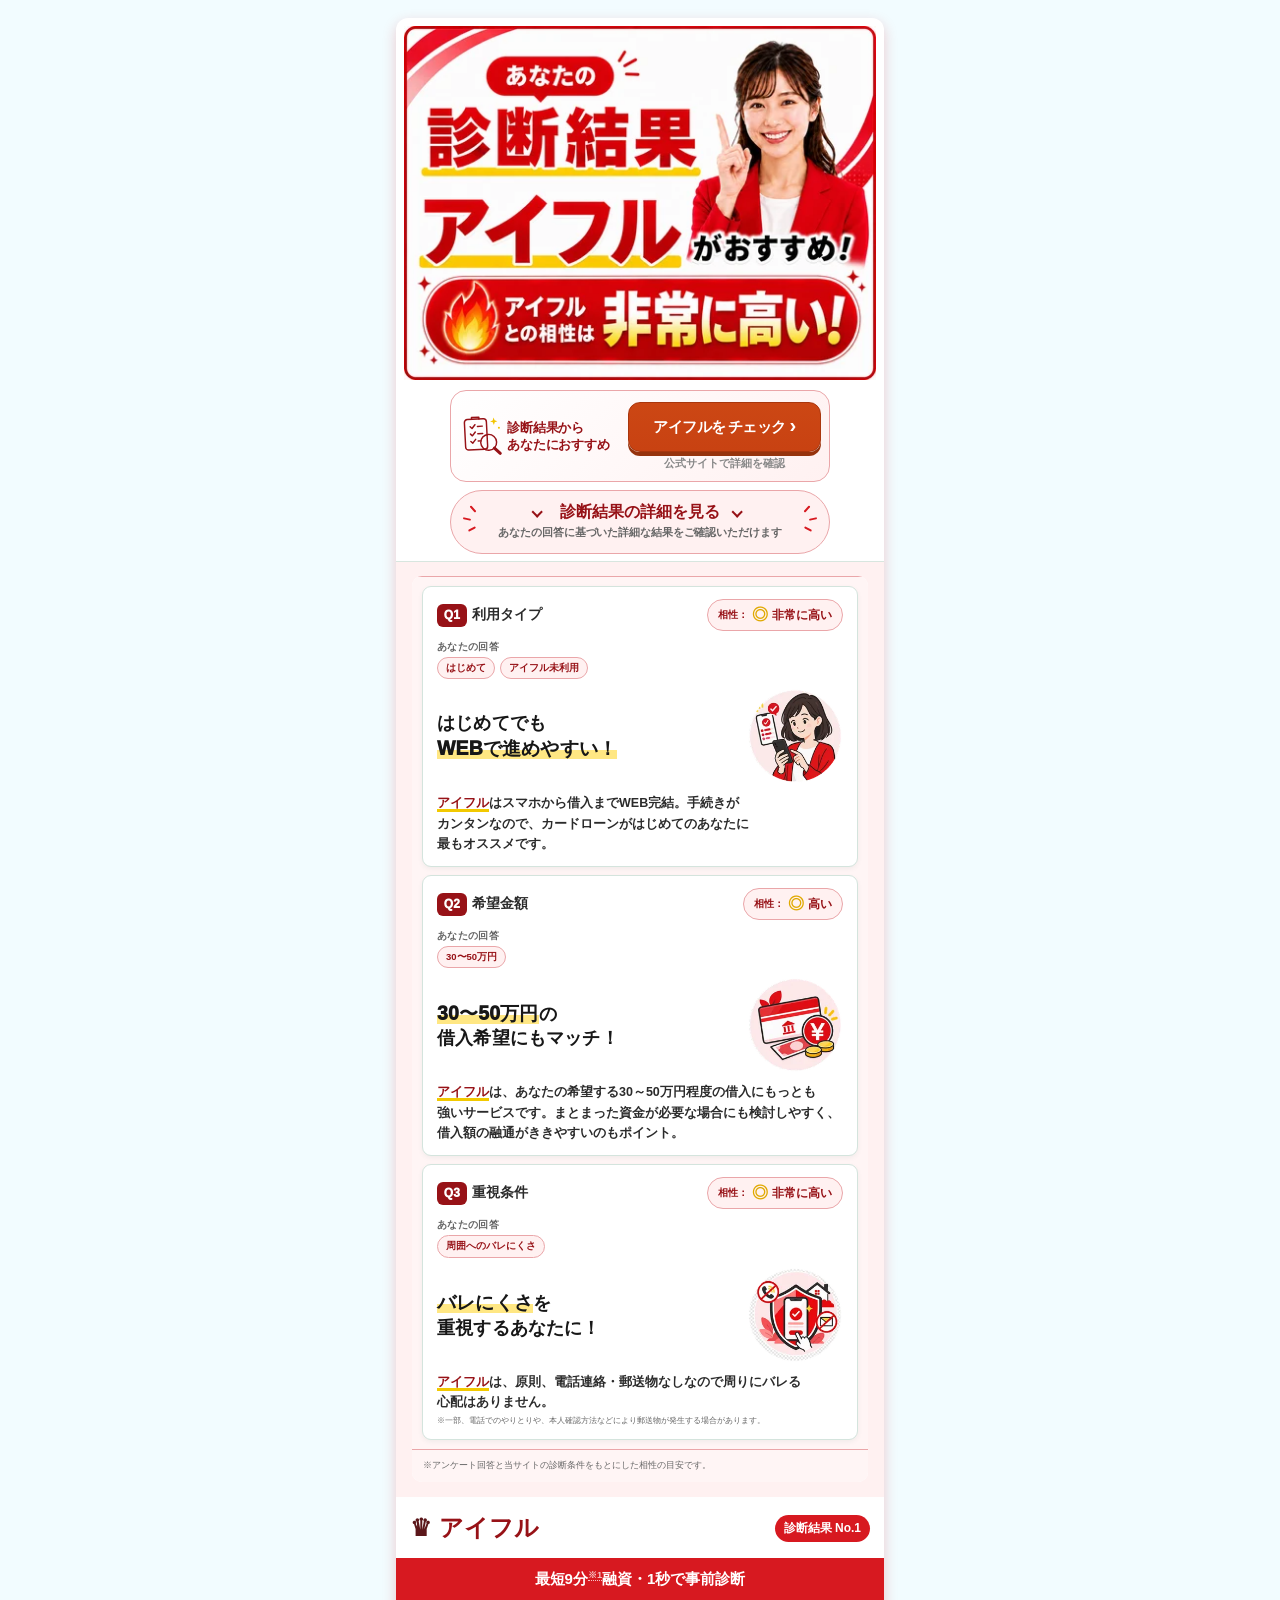
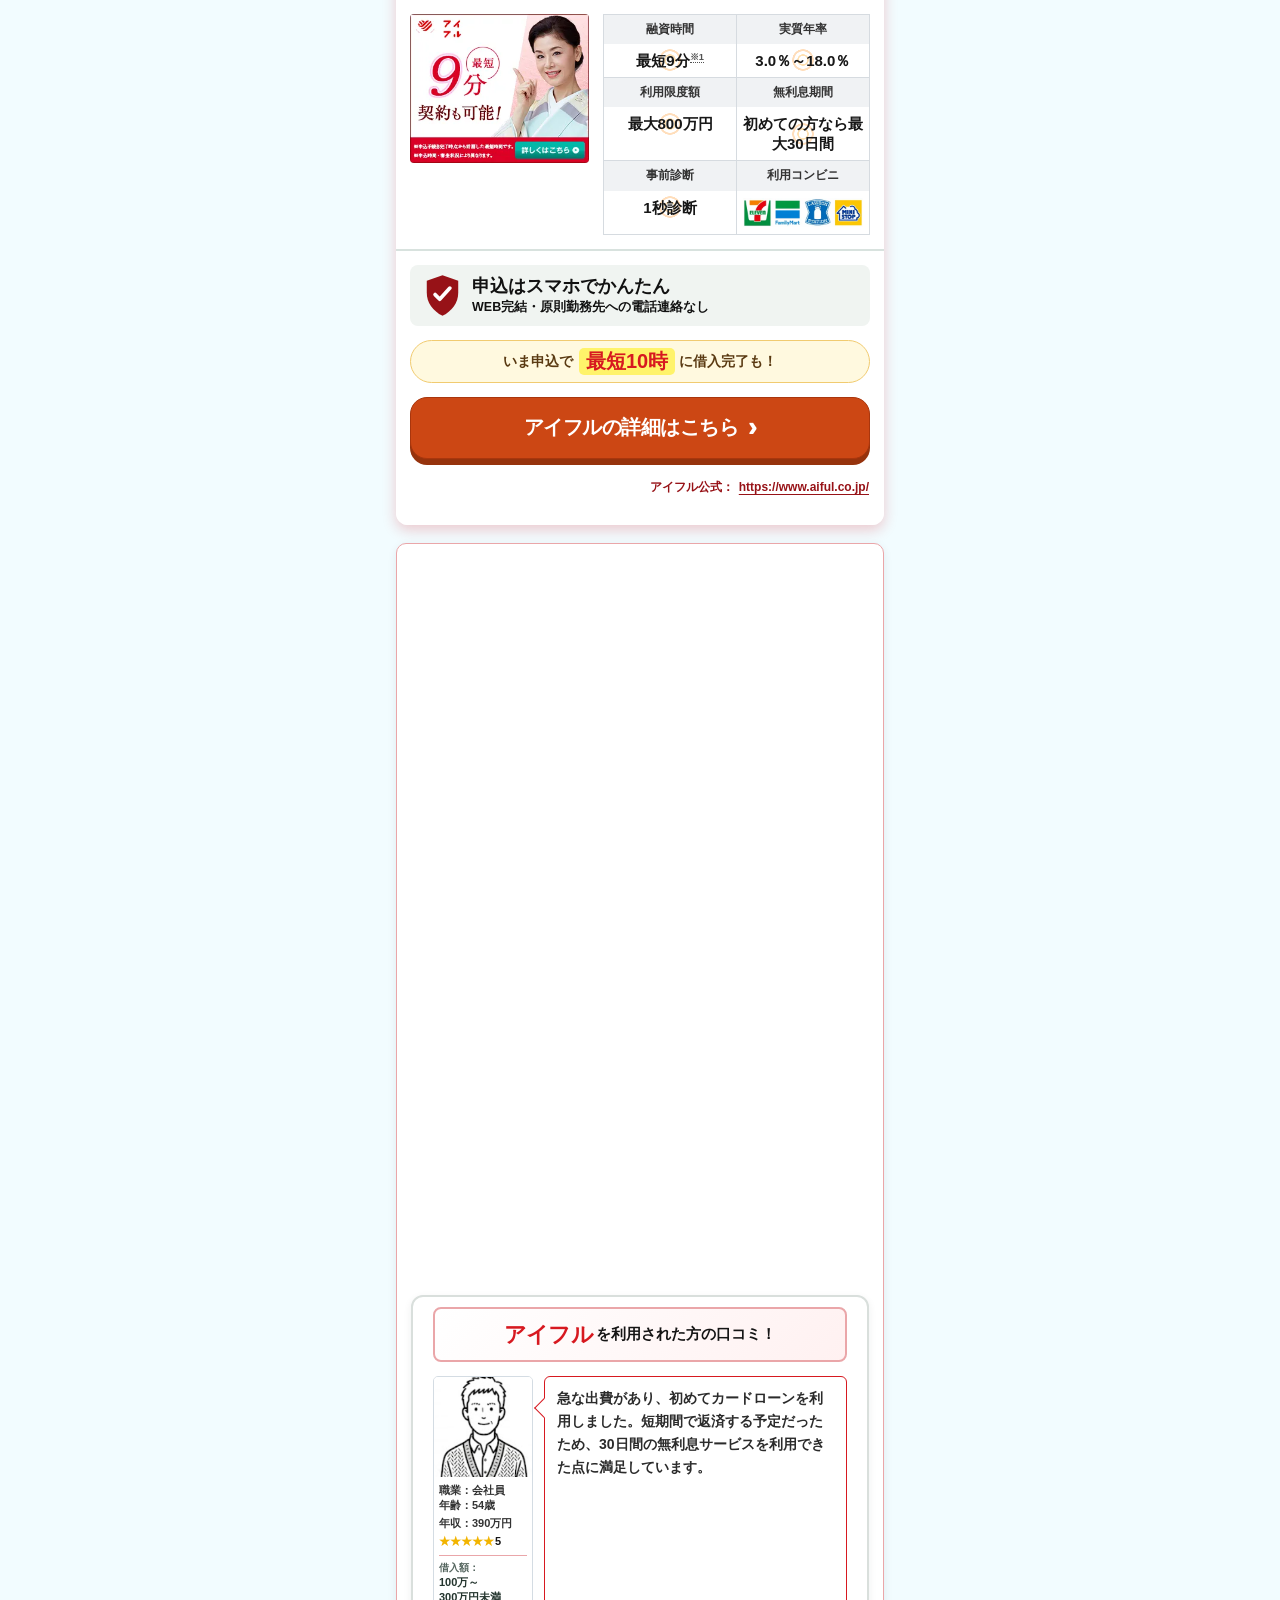
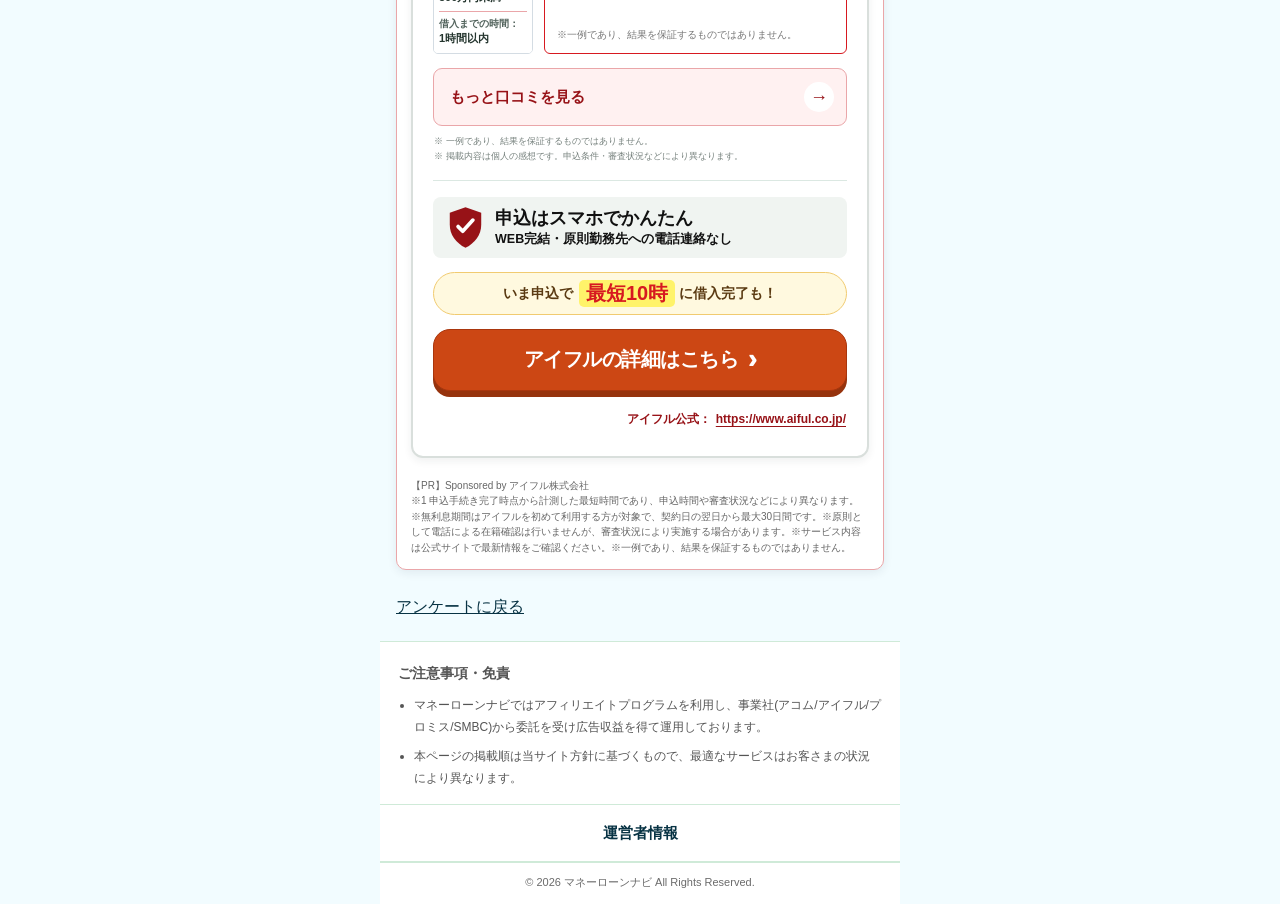
<file: result-aiful.html>
<!DOCTYPE html><html lang="ja"><head><meta name="cq-delivery-result" content="ai"><script>(function(){var u=new URL(location.href),p=u.searchParams;p.set("result_offer","ai");p.set("force_offer","1");if(!p.has("cq_usage"))p.set("cq_usage","first_time");if(!p.has("cq_used"))p.set("cq_used","none");if(!p.has("cq_amount"))p.set("cq_amount","30_50");if(!p.has("cq_priority"))p.set("cq_priority","privacy");if(!p.has("cq_return_url"))p.set("cq_return_url","./index.html");history.replaceState(history.state,document.title,u.toString());window.__CQ_DELIVERY_PRESET="ai"})();</script><link href="data:," rel="icon" /><meta charset="UTF-8" /><title>診断結果｜マネーローンナビ</title><meta content="noindex,follow,noarchive" name="robots" /><meta content="width=device-width, initial-scale=1.0" name="viewport" /><meta name="referrer" content="strict-origin-when-cross-origin" /><script>(function(){var p=new URLSearchParams(location.search),o=p.get('result_offer')||'sm',u=String(p.get('cq_usage')||p.get('param1')||'').toLowerCase(),s=p.get('cq_used')||p.get('param2'),f=p.get('force_offer')==='1';if(!f&&s!==null){if(!['experienced','existing','no'].includes(u))o='sm';else{var a=new Set(String(s).split(',').map(function(v){return v.trim().toLowerCase()}).filter(function(v){return v&&v!=='none'})),h=function(v){return v.some(function(x){return a.has(x)})};o=!h(['sm','mobit','smbc_mobit','mobit_legacy'])?'sm':!h(['pr','promise'])?'pr':!h(['ai','aiful'])?'ai':!h(['ac','acom'])?'ac':'sm'}}var n={sm:'mobit',pr:'promise',ai:'aiful',ac:'acom'}[o]||'mobit',l=document.createElement('link');l.rel='preload';l.as='image';l.type='image/webp';l.href='./assets/lenders/'+n+'-diagnosis-recommendation-480.webp';l.fetchPriority='high';document.head.appendChild(l)})();</script><link rel="preload" href="./css/lender-cards.css?v=20260904-004" as="style" /><link rel="preload" href="./css/result-card-bridge.css?v=20260904-006" as="style" /><link rel="preload" href="./css/survey-ui-fixes.css?v=20260904-004" as="style" /><link rel="preload" href="./js/lender-card-first-view.js?v=20260904-002" as="script" /><link rel="preload" href="./css/result-shell.css?v=20260904-001" as="style" /><script src="./js/privacy-consent.js"></script><script>window.addEventListener('load', function() {
  const nodelist = document.body.querySelectorAll('.sb-bg-gum-marker');
  const node = Array.prototype.slice.call(nodelist, 0);

  if (node.length === 0) { return; }
  const windowHeight = window.innerHeight || document.body.clientHeight;
  window.addEventListener('scroll', function (event) {
    let scroll = (window.pageYOffset !== undefined) ? window.pageYOffset : document.documentElement.scrollTop;
    node.forEach(function(marker) {
      let position = marker.offsetTop - windowHeight + 50;
      if (scroll > position) {
        marker.classList.add('animated', 'sb-bg-gum-marker-animated');
        marker.classList.remove('sb-bg-gum-marker');
      }
    });
  }, false);
});</script><script src="./js/result-modern-runtime.js?v=20260904-003"></script><script>window.addEventListener('load', function() {
  function LinkSettingForGunosy() {
  }
  LinkSettingForGunosy.prototype = {
    assign: function() {
      const media = document.querySelector('.js-m-id');
      if (media === null) { return; }
      if (media.dataset.value != '4') { return; }

      const nodelist = document.querySelectorAll('a');
      const node = Array.prototype.slice.call(nodelist, 0);

      node.forEach(function(element) {
        const uri = new URI(element.getAttribute('href'));
        if (uri.query(true).sb_tracking === 'true') {
          let onclickAttribute = element.getAttribute('onclick');
          if (onclickAttribute === null) {
            onclickAttribute = '';
          }
          onclickAttribute += ';this.href=GunosyTransit.link(this.href);';
          element.setAttribute('onclick', onclickAttribute);
        }
      });
    }
  }

  let linkSettingForGunosy = new LinkSettingForGunosy();
  linkSettingForGunosy.assign();
});</script><script>window.addEventListener('message', function() {
  function SetFormActionVisitorId() {
  }
  SetFormActionVisitorId.prototype = {
    assign: function() {
      let iframes = document.querySelectorAll('.sb-form-iframe')
      if (iframes.length === 0) return
      Array.from(iframes).forEach((iframe, i) => {
        const sbTuId = document.querySelector('.js-v-id')
        const articleUid = document.querySelector('.js-a-id')
        const abTestUid = document.querySelector('.js-ab-id')
        const folderUid = document.querySelector('.js-f-id')
        let target = iframe.contentWindow.postMessage ? iframe : undefined;
        if (typeof target != "undefined" && document.body.scrollHeight) {
          target.contentWindow.postMessage({ sb_tu_id: sbTuId.dataset.value, article_uid: articleUid.dataset.value, ab_test_uid: abTestUid.dataset.value, folder_uid: folderUid.dataset.value, posted_beyond: true }, "*");
        }
      });
    }
  }

  let setFormActionVisitorId = new SetFormActionVisitorId();
  setFormActionVisitorId.assign();
});</script><script>window.addEventListener('message', function(e) {
  function SetFolderFormIframeAttributes() {
  }
  SetFolderFormIframeAttributes.prototype = {
    assign: function(e) {
      if (!e.data['posted_beyond']) return
      let forms = document.querySelectorAll(`[data-sb-form-uid="${e.data['uid']}"]`)
      Array.from(forms).forEach((form, i) => {
        let height = e.data['height']
        let width = e.data['width']
        let iframe = form.querySelector('iframe')
        iframe.style.height = height
        iframe.style.width = width
        iframe.style.margin = '0 auto'
      });
    }
  }

  let setFolderFormIframeHeight = new SetFolderFormIframeAttributes();
  setFolderFormIframeHeight.assign(e);
});</script><script>window.addEventListener('DOMContentLoaded', function() {
  let iframes = document.querySelectorAll('.sb-form-iframe')
  Array.from(iframes).forEach((iframe, i) => {
    const uri = new URI(iframe.src);
    const iframe_host = document.querySelector('.js-folder-form-host')
    iframe.src = uri.protocol() + '://' + iframe_host.dataset.value + uri.path()
  });
});</script><script>window.addEventListener('load', function() {
  var scroll = new SmoothScroll('a[href*="#"]', {
    speed:1000
  });
});</script><!-- Meta Pixel Code (analytics consent required) -->
<script>
window.CQConsent.runWhenGranted(function() {
  !function(f,b,e,v,n,t,s)
  {if(f.fbq)return;n=f.fbq=function(){n.callMethod?
  n.callMethod.apply(n,arguments):n.queue.push(arguments)};
  if(!f._fbq)f._fbq=n;n.push=n;n.loaded=!0;n.version='2.0';
  n.queue=[];t=b.createElement(e);t.async=!0;
  t.src=v;s=b.getElementsByTagName(e)[0];
  s.parentNode.insertBefore(t,s)}(window, document,'script',
  'https://connect.facebook.net/en_US/fbevents.js');
  fbq('init', '1717363732527950');
  fbq('track', 'PageView');
});
</script>
<!-- End Meta Pixel Code -->
<script>

(function(self, undefined) {Object.defineProperty(Array.prototype,"values",{value:Array.prototype[Symbol.iterator],enumerable:!1,writable:!1});})('object' === typeof window && window || 'object' === typeof self && self || 'object' === typeof global && global || {});</script><link rel="stylesheet" href="./css/lender-cards.css?v=20260904-004"><link rel="stylesheet" href="./css/result-card-bridge.css?v=20260904-006"><link rel="stylesheet" href="./css/survey-ui-fixes.css?v=20260904-004"><link rel="stylesheet" href="./css/result-shell.css?v=20260904-001"><style id="local-overflow-guard">html,body{max-width:100%;overflow-x:hidden}</style><style id="page-sr-title-style">.page-sr-title{position:absolute!important;width:1px;height:1px;margin:-1px;padding:0;overflow:hidden;clip:rect(0 0 0 0);clip-path:inset(50%);white-space:nowrap;border:0}</style><link rel="stylesheet" href="./css/exit-prevention-mobit.css?v=20260904-001"><script defer src="./js/exit-prevention-mobit.js?v=20260904-002"></script></head><body><h1 class="page-sr-title">あなたの診断結果</h1><script>function getSbCookie(name) {
  const match = document.cookie.match(new RegExp('(^| )' + name + '=([^;]+)'));
  if (match) return match[2];
}

function generateArticleUrl(articleUid) {
  const currentUrl = new URL(window.location.href);

  const currentHost = currentUrl.host;
  const newPath = '/articles/' + articleUid;
  const newUrl = new URL(newPath, 'https://' + currentHost);
  const allowedTrackingParams = new Set(["gclid", "dclid", "fbclid", "msclkid", "ttclid"]);
  currentUrl.searchParams.forEach((value, key) => {
    if (/^utm_(source|medium|campaign|term|content)$/.test(key) || allowedTrackingParams.has(key)) {
      newUrl.searchParams.set(key, value);
    }
  });
  return newUrl.toString();
}

const articleUid = "gtrWXFpnvLmDUJSPrg"

window.sb_global_id = getSbCookie('_sb_global');
window.sb_visitor_id = getSbCookie('_sb_tu');
window.sb_article_url = generateArticleUrl(articleUid);</script><script>document.addEventListener("DOMContentLoaded", function() {
  document.querySelector('.js-v-id').dataset.value = window.sb_visitor_id;
});</script><div class="js-t-id" data-value="a240f9f8-72cb-42df-a37f-cd19f23330e0"></div><div class="js-m-id" data-value="55"></div><div class="js-v-id" data-value="99e2c070-3348-4338-af03-c37cf85798fc"></div><div class="js-a-id" data-value="gtrWXFpnvLmDUJSPrg"></div><div class="js-ab-id" data-value="koRfwtAFGiUJDdcLoGDyw"></div><div class="js-f-id" data-value="5ec600f5-6494-48a3-8275-fc587af4c16a"></div><div class="js-asp-session" data-value="{&quot;session_id&quot;:null}"></div><div class="js-folder-form-host" data-value="sb-form.mysquadbeyond.com"></div><div class="js-has-funnel" data-value="false"></div><div class="article-body">
  <div class="cq-shell" id="cq-result-page" data-cq-pending="true">
      <main class="cq-result-main">
          <div data-recent-lender-card></div>
          <script src="./js/lender-card-first-view.js?v=20260904-002"></script>


          <div class="cq-experience-transfer cq-experience-transfer--experienced" data-cq-experience-guide="experienced" hidden>
              <section class="reasons section" id="reasons-experienced" data-section="reasons" data-variant="experienced" data-accordion-enabled="true">
                  <div class="container">
                      <div class="reasons__heading-img" style="text-align:center; margin-bottom: 1.5rem;">
                          <div class="reasons__heading-panel">
                              <h2 class="reasons__heading-title">利用経験がある人が必ずおさえるべき3つのポイント</h2>
                          </div>
                      </div>
                      <div class="reasons__list">
                          <div class="reasons__item">
                              <div class="reasons__question">
                                  <span class="reasons__num">1.</span><span class="reasons__q-text">他社借り入れ中でも申し込み可能</span><span class="reasons__toggle">＋</span>
                              </div>
                              <div class="reasons__answer">
                                  <div class="reasons__answer-inner">
                                      <p>他社からの借り入れ経験があったり、返済中の方でも、各社へのお申し込みが可能です。</p>
                                  </div>
                              </div>
                          </div>
                          <div class="reasons__item">
                              <div class="reasons__question">
                                  <span class="reasons__num">2.</span><span class="reasons__q-text">契約は複数社で</span><span class="reasons__toggle">＋</span>
                              </div>
                              <div class="reasons__answer">
                                  <div class="reasons__answer-inner">
                                      <p>当サイトでは、複数社との契約を推奨しています。返済負担や利率、無利息期間を加味して、複数社から借り入れできる状態をつくっておくと、状況に応じてもっとも負担の少ない借り方が可能になります。</p>
                                  </div>
                              </div>
                          </div>
                          <div class="reasons__item">
                              <div class="reasons__question">
                                  <span class="reasons__num">3.</span><span class="reasons__q-text">一度審査に落ちても諦めない</span><span class="reasons__toggle">＋</span>
                              </div>
                              <div class="reasons__answer">
                                  <div class="reasons__answer-inner">
                                      <p>審査基準は各社で異なります。仮にいずれか1社で審査に落ちても、別の会社に申し込めば、審査に通る可能性もございます。</p>
                                  </div>
                              </div>
                          </div>
                      </div>
                  </div>
              </section>

              <section class="faq section" id="faq-experienced" data-section="faq" data-accordion-mode="single">
                  <div class="container">
                      <h2 class="section-title">よくあるご質問</h2>
                      <p class="faq__lead">比較時に見直したい条件や、申込前に確認したい内容をまとめています。</p>
                      <div class="faq__list">
                          <div class="faq__group" data-faq-group-id="pre_anxiety">
                              <button type="button" class="faq__group-toggle" aria-expanded="false"><span class="faq__group-title">申込前の不安解消</span><span class="faq__group-icon">＋</span></button>
                              <div class="faq__group-body">
                                  <div class="faq__item" data-faq-item-id="faq_screening_tips">
                                      <div class="faq__question">
                                          <span class="q-icon">Q</span>
                                          <h4>以前審査落ちしたことがあるけど大丈夫ですか？</h4>
                                          <span class="toggle">＋</span>
                                      </div>
                                      <div class="faq__answer">
                                          <div class="faq__answer-inner">
                                              <p>時間を空けての再審査で通る可能性もあります。ですが審査基準は各社で異なるため、以前申し込みした会社とは別の会社に申し込むことを当サイトでは推奨しています。</p>
                                          </div>
                                      </div>
                                  </div>
                                  <div class="faq__item" data-faq-item-id="faq_privacy">
                                      <div class="faq__question">
                                          <span class="q-icon">Q</span>
                                          <h4>在籍確認や郵送物で、家族や職場にバレませんか？</h4>
                                          <span class="toggle">＋</span>
                                      </div>
                                      <div class="faq__answer">
                                          <div class="faq__visual faq__visual--wide"><img src="./assets/page/shared-lazy.png" width="1600" height="893" alt="在籍確認・電話確認についてのインフォグラフィック" class="lazyload" data-src="./assets/page/6713036-9c2adf74-4da9-4c4c-89f7-9a8b84e26227.webp"></div>
                                          <div class="faq__answer-inner">
                                              <p>「WEB完結・郵送物なし」を選べば、バレる心配はほとんどありません。大手各社は原則として「電話による在籍確認なし」「自宅への郵送物なし」で手続きが可能です。</p>
                                          </div>
                                      </div>
                                  </div>
                                  <div class="faq__item" data-faq-item-id="faq_credit_effect">
                                      <div class="faq__question">
                                          <span class="q-icon">Q</span>
                                          <h4>今後、クレカを作ったりローンを組む時に影響しますか？</h4>
                                          <span class="toggle">＋</span>
                                      </div>
                                      <div class="faq__answer">
                                          <div class="faq__answer-inner">
                                              <p>カードローンを利用することで悪影響が出ることはありません。毎月きちんと返済をしていれば大丈夫です。</p>
                                              <div class="faq__answer-note-wrap"><small class="faq__answer-note">※支払いの延滞が続くと信用情報に傷がつく可能性があります</small></div>
                                          </div>
                                      </div>
                                  </div>
                              </div>
                          </div>
                          <div class="faq__group" data-faq-group-id="eligibility">
                              <button type="button" class="faq__group-toggle" aria-expanded="false"><span class="faq__group-title">申込条件・審査・必要書類</span><span class="faq__group-icon">＋</span></button>
                              <div class="faq__group-body">
                                  <div class="faq__item" data-faq-item-id="faq_parttime_student">
                                      <div class="faq__question">
                                          <span class="q-icon">Q</span>
                                          <h4>パートやアルバイト、学生でも借りられますか？</h4>
                                          <span class="toggle">＋</span>
                                      </div>
                                      <div class="faq__answer">
                                          <div class="faq__answer-inner">
                                              <p>はい、毎月安定した収入があれば借りられます。年収の高さよりも「毎月きちんと稼いでいるか」が重要です。</p>
                                              <div class="faq__answer-note-wrap"><small class="faq__answer-note">※ご自身に収入がない無職や専業主婦（主夫）の方は利用できません。</small></div>
                                          </div>
                                      </div>
                                  </div>
                                  <div class="faq__item" data-faq-item-id="faq_required_docs">
                                      <div class="faq__question">
                                          <span class="q-icon">Q</span>
                                          <h4>申し込みには何が必要ですか？（書類など）</h4>
                                          <span class="toggle">＋</span>
                                      </div>
                                      <div class="faq__answer">
                                          <div class="faq__visual faq__visual--wide"><img src="./assets/page/shared-lazy.png" width="1328" height="712" alt="申込時に必要な書類についてのインフォグラフィック" class="lazyload" data-src="./assets/page/6730865-f2a346e8-590b-4e24-a509-efc770bae73c.webp"></div>
                                          <div class="faq__answer-inner">
                                              <p>基本は「運転免許証」などの本人確認書類だけでOKです。スマホで撮影して送るだけで完了します。</p>
                                              <div class="faq__answer-note-wrap"><small class="faq__answer-note">※借入希望額が50万円を超える場合などは、給与明細などの「収入証明書」が追加で必要です。</small></div>
                                          </div>
                                      </div>
                                  </div>
                              </div>
                          </div>
                          <div class="faq__group" data-faq-group-id="borrow_repay">
                              <button type="button" class="faq__group-toggle" aria-expanded="false"><span class="faq__group-title">借り方・返し方</span><span class="faq__group-icon">＋</span></button>
                              <div class="faq__group-body">
                                  <div class="faq__item" data-faq-item-id="faq_same_day">
                                      <div class="faq__question">
                                          <span class="q-icon">Q</span>
                                          <h4>今日中に借りることはできますか？</h4>
                                          <span class="toggle">＋</span>
                                      </div>
                                      <div class="faq__answer">
                                          <div class="faq__visual faq__visual--wide"><img src="./assets/page/shared-lazy.png" width="1330" height="712" alt="今日中に借りる場合の目安についてのインフォグラフィック" class="lazyload" data-src="./assets/page/6743189-a12d9a6e-5852-4960-9bea-cd4cfb55dd6a.png"></div>
                                          <div class="faq__answer-inner">
                                              <p>はい、可能です。時間帯にもよりますが、スマホからの申し込みで最短3〜20分ほどで審査が完了し、その日のうちにお金を借りられます。急ぎの場合は早めの時間に申し込みましょう。</p>
                                          </div>
                                      </div>
                                  </div>
                                  <div class="faq__item" data-faq-item-id="faq_weekend">
                                      <div class="faq__question">
                                          <span class="q-icon">Q</span>
                                          <h4>土日・祝日でも申し込みや借り入れはできますか？</h4>
                                          <span class="toggle">＋</span>
                                      </div>
                                      <div class="faq__answer">
                                          <div class="faq__visual faq__visual--wide"><img src="./assets/page/shared-lazy.png" width="1159" height="624" alt="土日祝日の申し込みや借り入れについてのインフォグラフィック" class="lazyload" data-src="./assets/page/6745088-4613bfdf-d8cd-4a60-84c8-d665b98d7a50.png"></div>
                                          <div class="faq__answer-inner">
                                              <p>はい、スマホから24時間いつでも申し込めます。審査の対応時間内（おおむね夜21時頃まで）に手続きが完了すれば、休日でも当日中の借り入れが可能です。</p>
                                          </div>
                                      </div>
                                  </div>
                                  <div class="faq__item" data-faq-item-id="faq_monthly_repayment">
                                      <div class="faq__question">
                                          <span class="q-icon">Q</span>
                                          <h4>毎月どうやって返すの？いくらから返せる？</h4>
                                          <span class="toggle">＋</span>
                                      </div>
                                      <div class="faq__answer">
                                          <div class="faq__visual faq__visual--wide"><img src="./assets/page/shared-lazy.png" width="1327" height="709" alt="毎月の返済方法と返済額についてのインフォグラフィック" class="lazyload" data-src="./assets/page/6751018-046cf864-91f0-4e90-a346-3128fbf36fa8.png"></div>
                                          <div class="faq__answer-inner">
                                              <p>コンビニATM、スマホからの銀行振込、口座引き落としなどで手軽に返済できます。毎月の最低返済額は1,000円〜数千円から設定できるため、無理のないペースで返せます。</p>
                                          </div>
                                      </div>
                                  </div>
                              </div>
                          </div>
                      </div>
                  </div>
              </section>
          </div>

          <div class="cq-back-to-top" aria-label="アンケート回答画面に戻る">
              <a class="cq-back-to-top__button" href="#" data-cq-back-to-top>アンケートに戻る</a>
          </div>

          <section class="cq-legal-disclaimer" aria-labelledby="cq-legal-disclaimer-title">
              <h2 id="cq-legal-disclaimer-title">ご注意事項・免責</h2>
              <ul>
                  <li>マネーローンナビではアフィリエイトプログラムを利用し、事業社(アコム/アイフル/プロミス/SMBC)から委託を受け広告収益を得て運用しております。</li>
                  <li>本ページの掲載順は当サイト方針に基づくもので、最適なサービスはお客さまの状況により異なります。</li>
              </ul>
          </section>

          <section class="cq-operator-link-area" aria-label="運営者情報">
              <a class="cq-operator-link-area__anchor" href="./operationinfo.html">運営者情報</a>
          </section>

          <footer class="cq-result-footer">
              <p>© 2026 マネーローンナビ All Rights Reserved.</p>
          </footer>
      </main>



  </div>
<script src="./js/result-runtime-loader.js?v=20260904-002"></script>

</div><script>const lazyLoadInstance = new LazyLoad({
  elements_selector: '.lazyload',
  callback_loaded: function(element) {
    element.classList.remove('lazyload');
  }
});</script><script>'use strict';

(function() {
  function Heatmap() {
    this.exclusionTags = ['script', 'noscript', 'link', 'style', 'meta'];
    this.windowWidth = window.innerWidth || document.documentElement.clientWidth || 0;
    this.windowHeight = window.innerHeight || document.body.clientHeight || 0;
    this.indexedElements = [];
    this.isScrollStop = true;
    this.scrollStopTime = new Date();
    this.scrollStartTime = 0;

    this.dbName = 'production_squadbeyond';

    this.exitVisibilityChange = '';
    if (document.hidden != null) {
      this.exitVisibilityChange = 'visibilitychange';
    } else if (document.mozHidden != null) {
      this.exitVisibilityChange = 'mozvisibilitychange';
    } else if (document.msHidden != null) {
      this.exitVisibilityChange = 'msvisibilitychange';
    } else if (document.webkitHidden != null) {
      this.exitVisibilityChange = 'webkitvisibilitychange';
    }

    this.lambdaApi = "https://hd4wr2if8b.execute-api.ap-northeast-1.amazonaws.com/default/squadbeyond_bigquery_api_02";
    this.maxArrivalPosition = 0;
    this.arrivalIndexes = [];

    this.widgetList = [];
    this.viewedWidgetClassnameList = [];
  }

  Heatmap.prototype = {
    getBqApi: function(table, rows) {
      const uri = new URI("https://bq-api.squadbeyond.com/articles/actions");
      uri.setSearch('table', table);
      uri.setSearch('articleUid', "gtrWXFpnvLmDUJSPrg");
      uri.setSearch('environment', 'production');
      uri.setSearch('visitor_id', window.sb_visitor_id);
      rows.url = window.sb_article_url;
      rows.article_uid = "gtrWXFpnvLmDUJSPrg";
      rows.visitor_global_id = window.sb_global_id;
      rows.visitor_id = window.sb_visitor_id;
      rows.window_width = this.windowWidth;
      rows.window_height = this.windowHeight;
      rows.user_agent = navigator.userAgent;
      uri.setSearch('rows', encodeURIComponent(JSON.stringify(rows)));
      const xmlHttp = new XMLHttpRequest();
      xmlHttp.open('GET', uri.toString(), true);
      xmlHttp.send(null);
    },
    assignIndexAttribute: function() {
      let _this = this;
      let articleBody = document.body.querySelector('.article-body');
      articleBody.dataset.sbhi = 3;
      const articeBodyNodelist = articleBody.querySelectorAll('*');
      const articeBodyNode = Array.prototype.slice.call(articeBodyNodelist, 0);
      articeBodyNode.forEach(function(element, index) {
        index = index + 4;
        if (element.classList.contains('sb-fixed')) { return; }
        let tagName = element.tagName.toLowerCase();
        if (_this.exclusionTags.indexOf(tagName) != -1) { return; }
        if (getComputedStyle(element, null).position === 'fixed') {
          const elementNodelist = element.querySelectorAll('*');
          const elementNode = Array.prototype.slice.call(elementNodelist, 0);
          elementNode.forEach(function(element) {
            element.classList.add('sb-fixed');
          });
          return;
        }
        element.dataset.sbhi = index;
      });
      const indexedElements = document.querySelectorAll('[data-sbhi]');
      this.indexedElements = Array.prototype.slice.call(indexedElements, 0);
    },
    fetchWidgetList: function() {
      const widgetList = document.querySelectorAll("[id^='sb-part-'], [data-sb-part-id]");
      this.widgetList = Array.prototype.slice.call(widgetList, 0);
    },
    assignCursorPointer: function() {
      let ios = /iPad|iPhone|iPod/.test(navigator.userAgent) && !window.MSStream;
      if (ios) {
        document.body.style.cursor = 'pointer';
      }
    },
    assignParameterToLink: function() {
      const currentPageUri = new URI(location.href);
      currentPageUri.removeQuery('sbrd'); // For egg cart
      currentPageUri.removeQuery('sb_tu_id');
      currentPageUri.removeQuery('step_uid');
      [
        'cq_usage', 'cq_used', 'cq_amount', 'cq_priority', 'cq_diag_id', 'cq_t',
        'cq_return_url', 'result_offer', 'force_offer', 'item',
        'param1', 'param2', 'param3', 'param5'
      ].forEach(function(name) { currentPageUri.removeQuery(name); });
      const allowedTrackingQueryNames = ['utm_source', 'utm_medium', 'utm_campaign', 'utm_term', 'utm_content', 'utm_id', 'utm_source_platform', 'utm_creative_format', 'utm_marketing_tactic', 'gclid', 'dclid', 'wbraid', 'gbraid', 'fbclid', 'msclkid', 'yclid', 'ttclid', 'srsltid'];
      const currentPageQueries = currentPageUri.query(true);
      Object.keys(currentPageQueries).forEach(function(name) {
        if (allowedTrackingQueryNames.indexOf(name) === -1) delete currentPageQueries[name];
      });

      const aspSession = JSON.parse(document.querySelector('.js-asp-session').dataset.value)

      const nodelist = document.body.querySelectorAll("a[href^=http")
      const node = Array.prototype.slice.call(nodelist, 0);
      node.forEach(function(element) {
        if (element.href.includes('tel:')) return
        if (element.dataset.sbLinkDecorated === 'true') return;
        element.dataset.sbLinkDecorated = 'true';
        const uri = new URI(element.href);
        Object.keys(currentPageQueries).forEach(function(name) { uri.removeQuery(name); });
        uri.addQuery(currentPageQueries);
        uri.removeQuery('squadbeyond_uid');
        uri.addQuery('squadbeyond_uid', window.sb_visitor_id);
        uri.removeQuery('sb_article_uid');
        uri.addQuery('sb_article_uid', "gtrWXFpnvLmDUJSPrg");
        element.href = uri.toString();

        if (aspSession.session_id) {
          const uri = new URI(element.href);
          uri.removeQuery(aspSession.session_id);
          uri.addQuery(aspSession.session_id, window.sb_visitor_id);
          element.href = uri.toString();
        }

        const isRedirectLink = element.href.match(/\/redirect_pages\//) != null;
        if (isRedirectLink) {
          const uri = new URI(element.href);
          uri.removeQuery('article_url');
          uri.addQuery('article_url', window.sb_article_url);
          element.href = uri.toString();
        }

        element.addEventListener('click', function(event) {
          try {
            currentPageUri.removeQuery('sb_article_uid');
            currentPageUri.addQuery('sb_article_uid', "gtrWXFpnvLmDUJSPrg");
            currentPageUri.removeQuery('sb_tu_id');
            currentPageUri.addQuery('sb_tu_id', window.sb_visitor_id);
            history.replaceState(null, null, currentPageUri.toString());
          }
          catch(e) {
          }
        });
      });
    },
    isAnyPartOfElementInViewport: function(element) {
      let rect = element.getBoundingClientRect();
      let windowHeight = (window.innerHeight || document.documentElement.clientHeight);
      let windowWidth = (window.innerWidth || document.documentElement.clientWidth);
      let widthInView = (rect.top <= windowHeight) && ((rect.top + rect.height) >= 0);
      let heightInView = (rect.left <= windowWidth) && ((rect.left + rect.width) >= 0);
      return (widthInView && heightInView);
    },
    fetchElementInViewport: function(position) {
      let _this = this;
      let elementFromPoint = null;
      let baseY = 0;
      let scroll = (window.pageYOffset !== undefined) ? window.pageYOffset : document.documentElement.scrollTop;
      switch(position) {
        case 'center':
          elementFromPoint = document.elementFromPoint(this.windowWidth / 2, this.windowHeight / 2);
          let center = this.windowHeight / 2;
          baseY = scroll + center;
          break;
        case 'bottom':
          elementFromPoint = document.elementFromPoint(this.windowWidth / 2, this.windowHeight - 1);
          baseY = scroll + this.windowHeight;
          break;
      }
      if (elementFromPoint != null && elementFromPoint.dataset.sbhi) {
        return elementFromPoint;
      }
      let prevDiff = 0;
      let closestElement = null;
      this.indexedElements.forEach(function(element) {
        if (_this.isAnyPartOfElementInViewport(element)) {
          let elementClientRect = element.getBoundingClientRect();
          let diff = Math.abs(baseY - (elementClientRect.top + scroll));
          if (prevDiff > diff) {
            closestElement = element;
          }
          prevDiff = diff;
        }
      });
      return closestElement;
    },
    renderArrivalImage: function() {
      let bottomElement = this.fetchElementInViewport('bottom');
      if (!bottomElement) { return; }
      const index = bottomElement.dataset.sbhi;
      let scroll = (window.pageYOffset !== undefined) ? window.pageYOffset : document.documentElement.scrollTop;
      let rect = bottomElement.getBoundingClientRect();
      let bottomElementTop = scroll + rect.top;
      let arrivedAtElementY = (scroll + this.windowHeight) - bottomElementTop;
      let yPercent = Math.floor(((arrivedAtElementY / rect.height) * 100));

      const bgArrivalPosition = scroll + this.windowHeight;
      if (this.maxArrivalPosition < bgArrivalPosition && !this.arrivalIndexes.includes(index)) {
        this.getBqApi(
          'visitor_arrivals',
          {
            index: index,
            y_percent: yPercent,
          }
        );
        this.arrivalIndexes.push(index);
        this.maxArrivalPosition = bgArrivalPosition;
      }
    },
    renderVisibleWidget: function() {
      try {
        let _this = this;
        this.widgetList.forEach(function(element) {
          const widgetId = element.getAttribute('id') || `sb-part-${element.dataset.sbPartId}` || '';
          const r = widgetId.match(/^sb\-part\-(.*)$/);
          const isInViewport = _this.isAnyPartOfElementInViewport(element);
          const className = element.className;
          if (r && isInViewport && !_this.viewedWidgetClassnameList.includes(className)) {
            _this.getBqApi(
              'widget_vimp_logs',
              {
                widget_id: widgetId,
              }
            );
            _this.viewedWidgetClassnameList.push(className);
          }
        });
      } catch (e) {
      }
    },
    renderAttentionImage: function() {
      if (this.scrollStopTime === 0) { return; }
      const secondWithDecimalPoint = (this.scrollStartTime.getTime() - this.scrollStopTime.getTime()) / 1000;
      if (secondWithDecimalPoint < 1.0) { return; }
      let second = Math.round(((this.scrollStartTime.getTime() - this.scrollStopTime.getTime()) / 1000));
      let centerElement = this.fetchElementInViewport('center');
      if (!centerElement) { return; }
      let scroll = (window.pageYOffset !== undefined) ? window.pageYOffset : document.documentElement.scrollTop;
      let rect = centerElement.getBoundingClientRect();
      let centerElementTop = Math.floor(scroll + rect.top);
      let pageCenter = (scroll + (this.windowHeight / 2))
      let yPercent = Math.floor((pageCenter - centerElementTop) / rect.height * 100);

      this.getBqApi(
        'visitor_attentions',
        {
          index: centerElement.dataset.sbhi,
          y_percent: yPercent,
          second: second,
        }
      );
    },
    renderScrollImages: function() {
      let _this = this;
      let isScrolling;
      window.addEventListener('scroll', function (event) {
        window.clearTimeout(isScrolling);
        _this.isScrollStop = false;
        _this.scrollStartTime = new Date();
        _this.renderAttentionImage();
        _this.scrollStopTime = 0;
        isScrolling = setTimeout(function() {
          _this.renderArrivalImage();
          _this.renderVisibleWidget();
          _this.isScrollStop = true;
          _this.scrollStopTime = new Date();
          _this.scrollStartTime = 0;
        }, 200);
      }, false);
    },
    getTouchPosition: function(event) {
      let x = undefined;
      let y = undefined;
      if (event.changedTouches && event.changedTouches[0]) {
        let touchObject = event.changedTouches[0];
        x = touchObject.pageX;
        y = touchObject.pageY;
      } else if (event.originalEvent && event.originalEvent.touches) {
        x = event.originalEvent.touches[0].pageX;
        y = event.originalEvent.touches[0].pageY;
      } else {
        x = event.pageX;
        y = event.pageY;
      }
      return { x: x, y: y };
    },
    renderClickImage: function() {
      let _this = this;
      document.body.addEventListener('click', function(event) {
        let redirectUrl = '';
        let anchorTagIndex = null;
        let isTracking = null;
        let currentNode = event.target;
        while (currentNode && currentNode.tagName !== 'BODY') {
          const tagName = currentNode.tagName;
          if (tagName && tagName === 'A' && redirectUrl === '') {
            redirectUrl = currentNode.href || '';
            anchorTagIndex = currentNode.dataset.sbhi || null;
            isTracking = currentNode.dataset.sbTracking || null;
          } else if (tagName && tagName === 'BUTTON' && currentNode.getAttribute('type') === 'submit' && redirectUrl === '') {
            isTracking = currentNode.dataset.sbTracking || null;
          }
          currentNode = currentNode.parentNode;
        }
        let position = _this.getTouchPosition(event);
        let rect = event.target.getBoundingClientRect();
        let positionX = rect.left + window.pageXOffset;
        let positionY = rect.top + window.pageYOffset;
        let x = position.x - positionX;
        let y = position.y - positionY;
        let xPercent = (x / rect.width * 100).toFixed(1);
        let yPercent = (y / rect.height * 100).toFixed(1);

        _this.getBqApi(
          'visitor_clicks',
          {
            index: event.target.dataset.sbhi,
            x_percent: xPercent,
            y_percent: yPercent,
            link: redirectUrl,
            anchor_tag_index: anchorTagIndex,
            is_tracking: isTracking,
          }
        );
      });
    },
    getCookie: function(name) {
      const match = document.cookie.match(new RegExp('(^| )' + name + '=([^;]+)'));
      if (match) return match[2];
    },
    sendFbParams: function() {
      const fbc = this.getCookie('_fbc') || '';
      const fbp = this.getCookie('_fbp') || '';
      const existsParams = fbc != '' || fbp != '';
      if (!existsParams) {
        return;
      }
      const rows = {
        visitor_id: window.sb_visitor_id,
        fbc: fbc,
        fbp: fbp,
      }
      const uri = new URI("https://bq-api.squadbeyond.com/tables/visitor_facebook_parameters/records");
      uri.setSearch('row', encodeURIComponent(JSON.stringify(rows)));
      const xmlHttp = new XMLHttpRequest();
      xmlHttp.open('GET', uri.toString(), true);
      xmlHttp.send(null);
    }
  }

  window.CQConsent.runWhenGranted(function() {
    let heatmap = window.__cqHeatmap = new Heatmap();
    heatmap.assignIndexAttribute();
    heatmap.assignCursorPointer();
    heatmap.assignParameterToLink();
    heatmap.renderArrivalImage();
    heatmap.renderScrollImages();
    heatmap.renderClickImage();
    heatmap.sendFbParams();
    heatmap.fetchWidgetList();
    heatmap.renderVisibleWidget();
    window.addEventListener('cq:full-card-ready', function() {
      heatmap.assignIndexAttribute();
      heatmap.assignParameterToLink();
      heatmap.fetchWidgetList();
    }, { once: true });
  });
})();</script><script>window.CQConsent.runWhenGranted(function() {
  const storageValue = JSON.stringify({ article_uid: "gtrWXFpnvLmDUJSPrg", visitor_uid: window.sb_visitor_id });
  sessionStorage.setItem('sb_global_id', window.sb_global_id);
  sessionStorage.setItem("sb_bp_koRfwtAFGiUJDdcLoGDyw", storageValue);
  localStorage.setItem('sb_global_id', window.sb_global_id);
  localStorage.setItem("sb_bp_koRfwtAFGiUJDdcLoGDyw", storageValue);
});</script><script>let hasFunnel = document.querySelector('.js-has-funnel').dataset.value
if (hasFunnel === "true") {
  let sbUrl = new URL(location.href);
  let sbParams = new URLSearchParams(sbUrl.search);
  if (sbParams.get('step_uid')) {
    sbParams.delete('step_uid')
    history.replaceState(null, null, location.pathname + `?${sbParams.toString()}`)
  }
}</script><script>window.addEventListener("DOMContentLoaded", function () {
  const replacements = [
    {
      oldURL: "./assets/page/5012499-82022174-1563-487b-9cf5-b711c6bc5ecb.webp",
      newURL: "./assets/page/5059531-2ebbb4ff-c5ed-4b11-a7c5-18fa325d335b.webp"
    },
    {
      oldURL: "./assets/page/5012501-1f207b41-3cc3-4252-a4a7-4dc81be333f3.webp",
      newURL: "./assets/page/5059535-c03ecacd-377c-4f2c-bfd7-ae05b5cbc938.webp"
    },
    {
      oldURL: "./assets/page/5012504-22d8a387-416c-498f-88c3-d0856816940d.webp",
      newURL: "./assets/page/5059539-b34cf1cd-9ca7-4afe-bf89-e445a2989f3d.webp"
    },
    {
      oldURL: "./assets/page/5012666-b12a03d3-4a2f-4ac4-89e9-73445d3c3f02.webp",
      newURL: "./assets/page/5059540-4c20cbc3-7cf1-4818-8ad4-d70278178870.webp"
    },
    {
      oldURL: "./assets/page/5012693-2ab7d361-766a-4a6e-80bc-dd90453651e3.webp",
      newURL: "./assets/page/5059542-a87026b6-35db-4a75-bc94-74dd2a0a8874.webp"
    },
    {
      oldURL: "./assets/page/5012701-2dcdf4de-9630-4117-99ae-6750966c9e3d.webp",
      newURL: "./assets/page/5059548-2dbbcd13-5b53-49de-819b-8366d71f2004.webp"
    },
    {
      oldURL: "./assets/page/5012724-f380640b-3136-43b9-9f83-7dca96f213aa.webp",
      newURL: "./assets/page/5059554-e04efe7e-35e9-4966-88ee-b907701cd850.webp"
    },
    {
      oldURL: "./assets/page/5012733-61bb7d6f-2907-4e8e-a47d-219bfcd9b7bd.webp",
      newURL: "./assets/page/5059555-86b715a7-48f5-40d7-b2a8-94f650305284.webp"
    },
    {
      oldURL: "./assets/page/5012765-668e1f4c-4b0d-487e-9028-eb8aa7b95dec.webp",
      newURL: "./assets/page/5059557-c1ae6196-3223-407d-830c-06f60354ae8a.webp"
    },
    {
      oldURL: "./assets/page/5012768-2c8a9d9d-7158-416b-804c-44b77972c580.webp",
      newURL: "./assets/page/5059561-776de60e-3ae4-46d0-81f3-2401f06cc59c.webp"
    },
    {
      oldURL: "./assets/page/5012783-bc2af4d5-e248-4a21-97a2-9f74ccf1430f.webp",
      newURL: "./assets/page/5059656-33851c89-c935-46f4-acd9-bbaee8fe6bcf.webp"
    },
    {
      oldURL: "./assets/page/5012793-10948bf6-cf47-4b1e-9a02-39520b810ef9.webp",
      newURL: "./assets/page/5059659-334834ac-7f0b-42da-8d8e-66fb2cce0a0d.webp"
    },
    {
      oldURL: "./assets/page/5012797-b5db5ae5-1ca8-4ee0-bf67-ab2b1e8cafff.webp",
      newURL: "./assets/page/5059664-be335d74-2cd6-4ad1-8bf2-4405d34a7850.webp"
    },
    {
      oldURL: "./assets/page/5012808-e766f472-5d80-43a6-8ab0-daabf9812416.webp",
      newURL: "./assets/page/5059670-be4f982f-278c-424d-994c-16fb7f1ec7f4.webp"
    },
    {
      oldURL: "./assets/page/5012812-255152d3-043f-4399-8034-0a58086f10b7.webp",
      newURL: "./assets/page/5059679-79b852b7-1d91-4839-a2a1-86bef7dad2c3.webp"
    },
    {
      oldURL: "./assets/page/5012815-10f591fa-2d5b-465f-aca2-69350661165e.webp",
      newURL: "./assets/page/5059681-28f88299-5798-4c5f-a13f-9332d3fd52fc.webp"
    },
    {
      oldURL: "./assets/page/5012821-c9005ada-da1e-458f-bf76-bc832e5f507e.webp",
      newURL: "./assets/page/5059684-263f1d95-8183-497d-8687-c5f6f779ad6d.webp"
    },
    {
      oldURL: "./assets/page/5012849-9763c330-b2e9-47bf-8293-4c8673ed8582.webp",
      newURL: "./assets/page/5059690-af41a8f2-78fb-41a7-a28d-aabd9c2a92aa.webp"
    },
    {
      oldURL: "./assets/page/5012858-8b5220a5-ce66-4207-91c5-5c911dcfa46f.webp",
      newURL: "./assets/page/5059696-bc2c4810-ec8f-4494-a197-df3403e63392.webp"
    },
    {
      oldURL: "./assets/page/5012860-70277c12-d72f-4aab-8081-d31d06bdd706.webp",
      newURL: "./assets/page/5059700-928a763d-9a5b-43d1-a5a2-812b629280ce.webp"
    },
    {
      oldURL: "./assets/page/5012863-b4e48611-122f-4678-895a-8961636caa54.webp",
      newURL: "./assets/page/5059704-c4a30d31-c28d-4feb-8f15-105e85855e98.webp"
    },
    {
      oldURL: "./assets/page/5012868-5eee0a80-a4dc-4c7b-bde3-7de9a88ba591.webp",
      newURL: "./assets/page/5059708-15249014-fa5e-4b92-9a69-b031b3d6105d.webp"
    },
    {
      oldURL: "./assets/page/5012876-67d90fc2-c012-4b5e-8087-9233d483783f.webp",
      newURL: "./assets/page/5059711-8a8e7ec3-ebad-4c5a-94a5-0d6a29b2a94a.webp"
    },
    {
      oldURL: "./assets/page/5012878-38173b50-9591-43ed-8cd2-38def44f7ad9.webp",
      newURL: "./assets/page/5059714-687d798a-674d-4927-9a81-9aa2a4ea1be4.webp"
    },
    {
      oldURL: "./assets/page/5012882-4426be1b-87fb-4229-9900-d5fa87626841.webp",
      newURL: "./assets/page/5059719-37261ef1-8d35-45fb-94dc-ffe2668f129e.webp"
    },
    {
      oldURL: "./assets/page/5012947-5f77300d-0448-4f16-b855-d0a36125b266.webp",
      newURL: "./assets/page/5059721-5b65cd71-1911-4ac7-991e-7a0f2c14a517.webp"
    },
    {
      oldURL: "./assets/page/5012977-44492ec6-9bf0-4757-b1ca-eb5de572877c.webp",
      newURL: "./assets/page/5059722-7ead4bcc-573e-4479-a9bd-4fc5d87f4254.webp"
    },
    {
      oldURL: "./assets/page/5012981-179566b6-2c7e-4d59-a4cb-495145f08ace.webp",
      newURL: "./assets/page/5060133-82e8fb7d-5d0d-4737-9e3d-0163a9573e0f.webp"
    },
    {
      oldURL: "./assets/page/5012968-195ace4b-1092-4129-924a-7d4a3e201115.webp",
      newURL: "./assets/page/5059731-42c35c82-a8cc-4361-9441-c7182531ecfe.webp"
    },
    {
      oldURL: "./assets/page/5012991-1c9ac314-8695-4f46-b4b2-8296a1ea2c14.webp",
      newURL: "./assets/page/5059735-9a44be5c-1994-49a2-be94-39aea1eb5c7c.webp"
    },
    {
      oldURL:"./assets/page/5022968-48611e10-1f74-4697-b099-1a650deeda9d.webp",
      newURL:"./assets/page/5087556-b18e3a35-b055-42f3-9f8e-9d4d44807018.webp"
    },
    {
      oldURL:"./assets/page/5046834-93ade193-ce14-49e0-89fa-d03da2801a48.mp4",
      newURL:"./assets/page/5087555-e8276e8b-1e6f-4b39-b500-eab97ee70cc6.mp4"
    }
  ];
  const attrList = ["src", "srcset", "data-src", "data-srcset"];
  document.querySelectorAll("*").forEach(function (el) {
    attrList.forEach(function (attr) {
      if (el.hasAttribute(attr)) {
        let value = el.getAttribute(attr);
        replacements.forEach(function (pair) {
          if (value.indexOf(pair.oldURL) !== -1) {
            value = value.split(pair.oldURL).join(pair.newURL);
          }
        });
        el.setAttribute(attr, value);
      }
    });
  });
});
  </script>
</body></html>
</file>
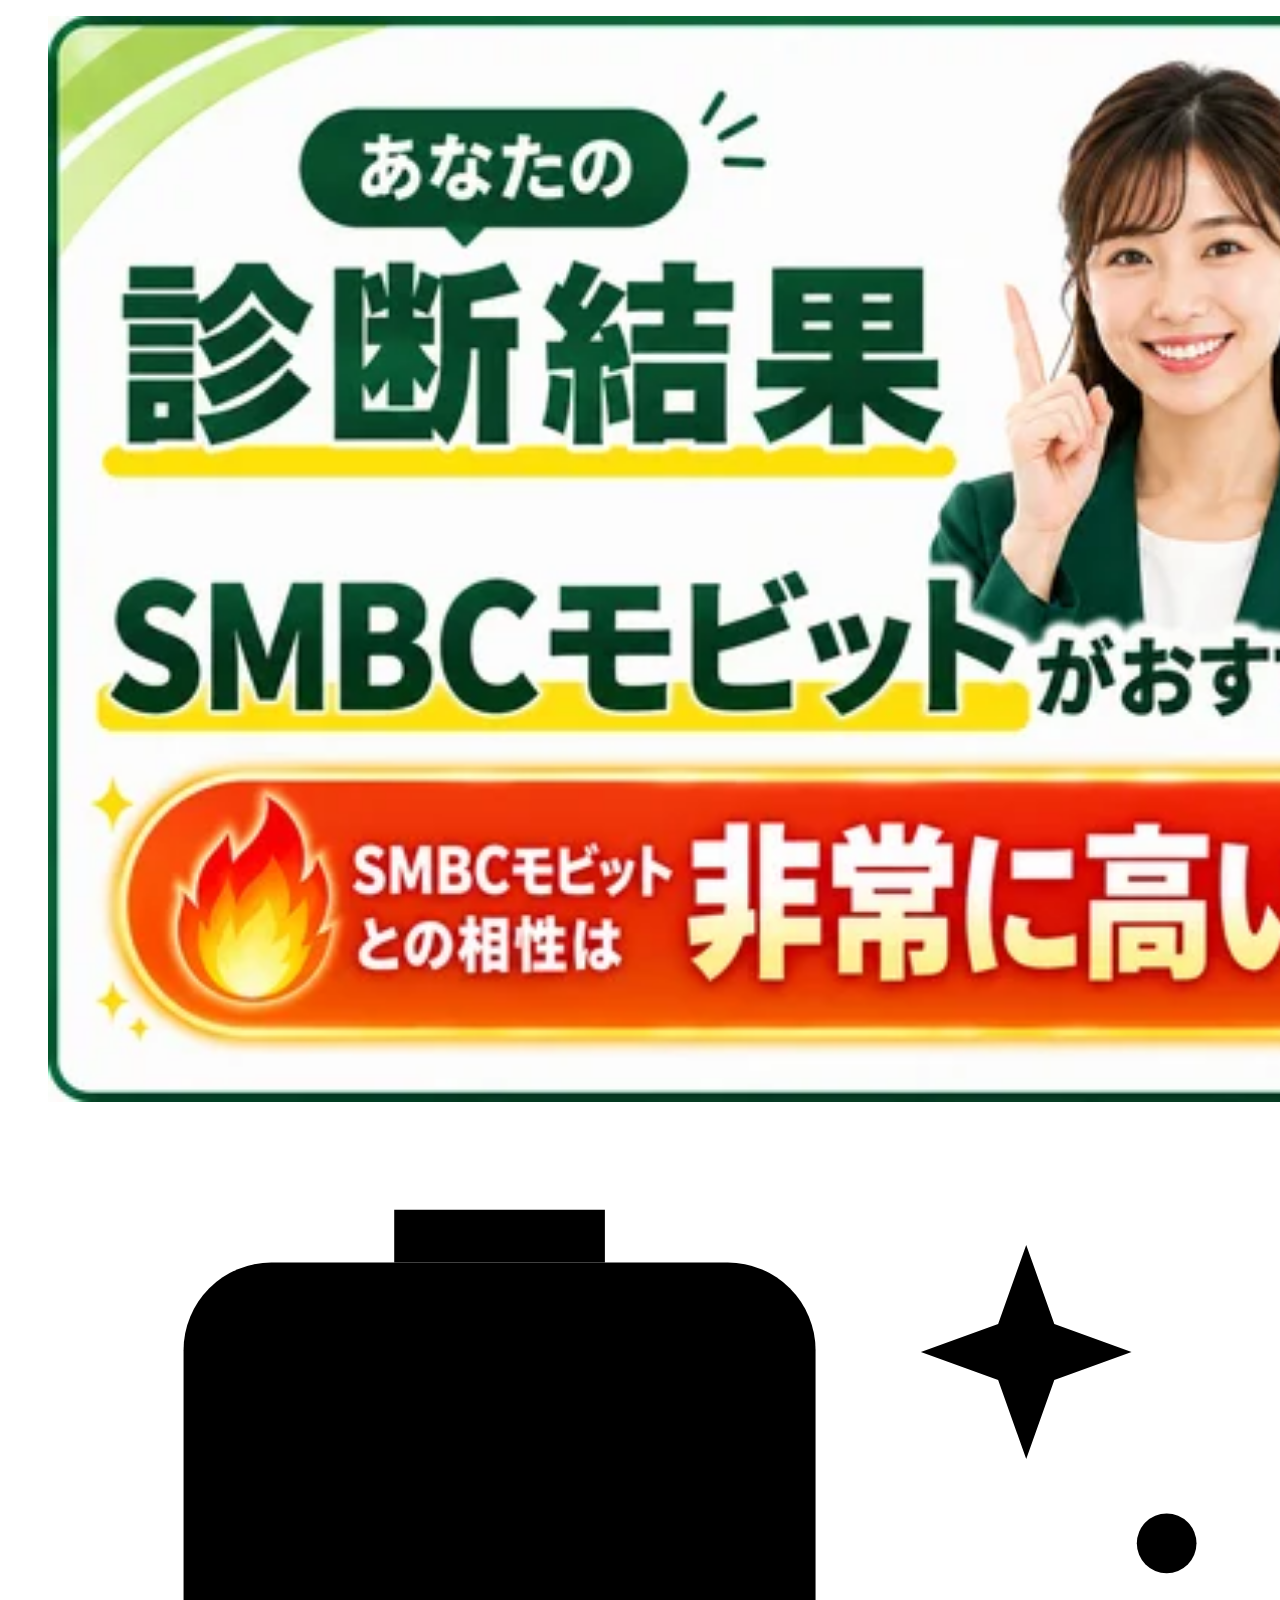
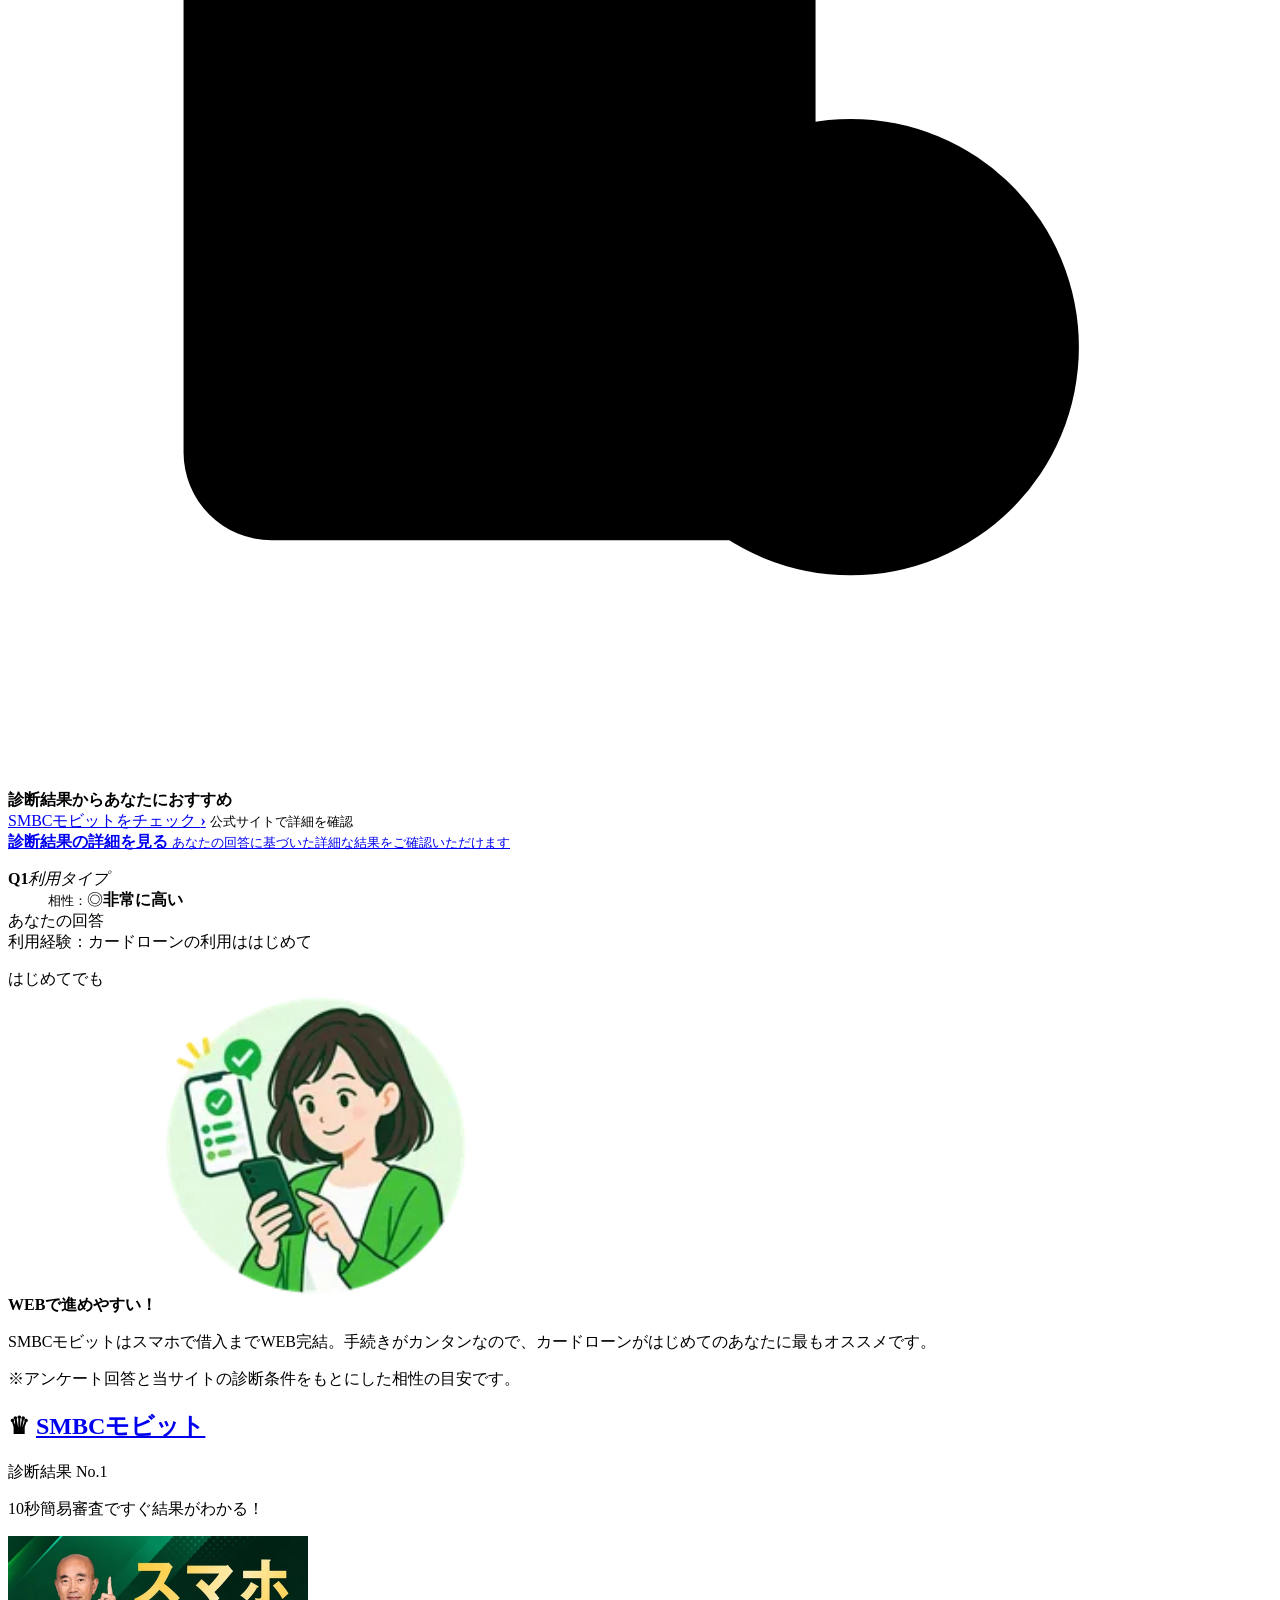
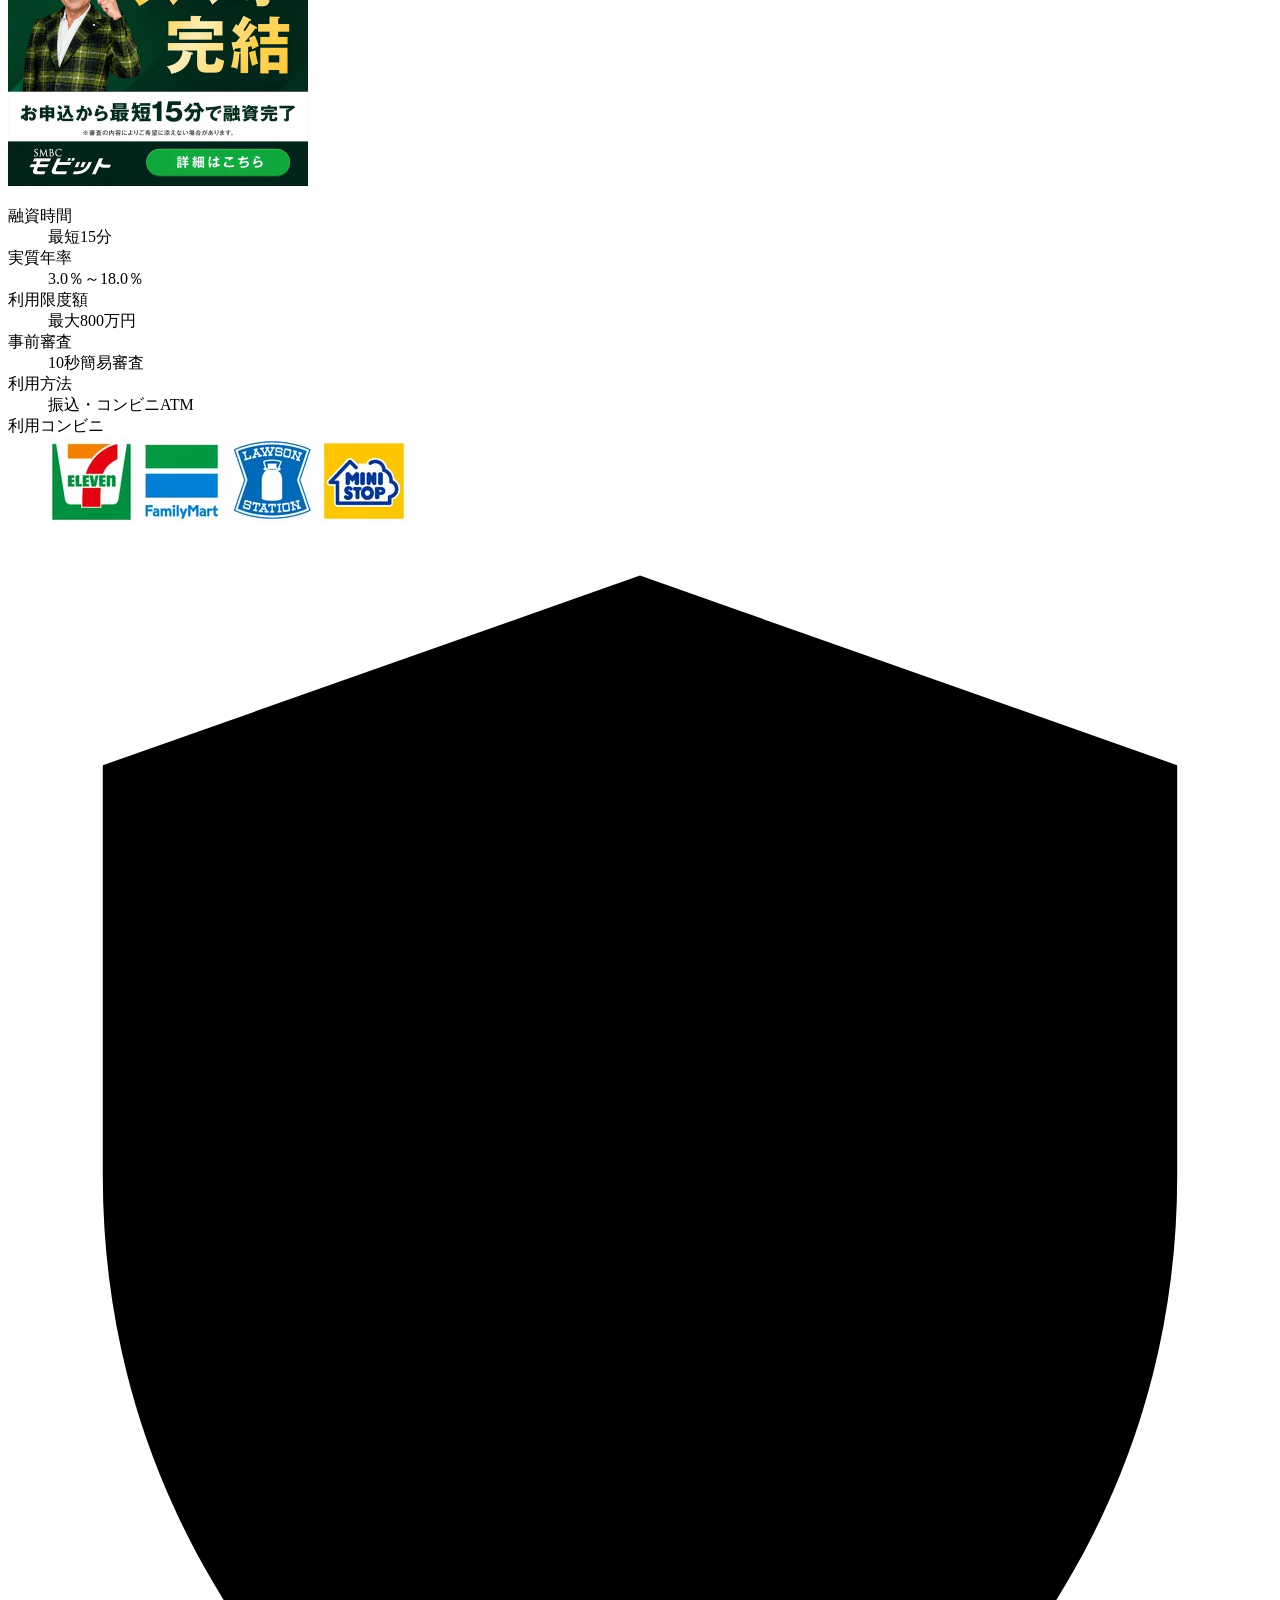
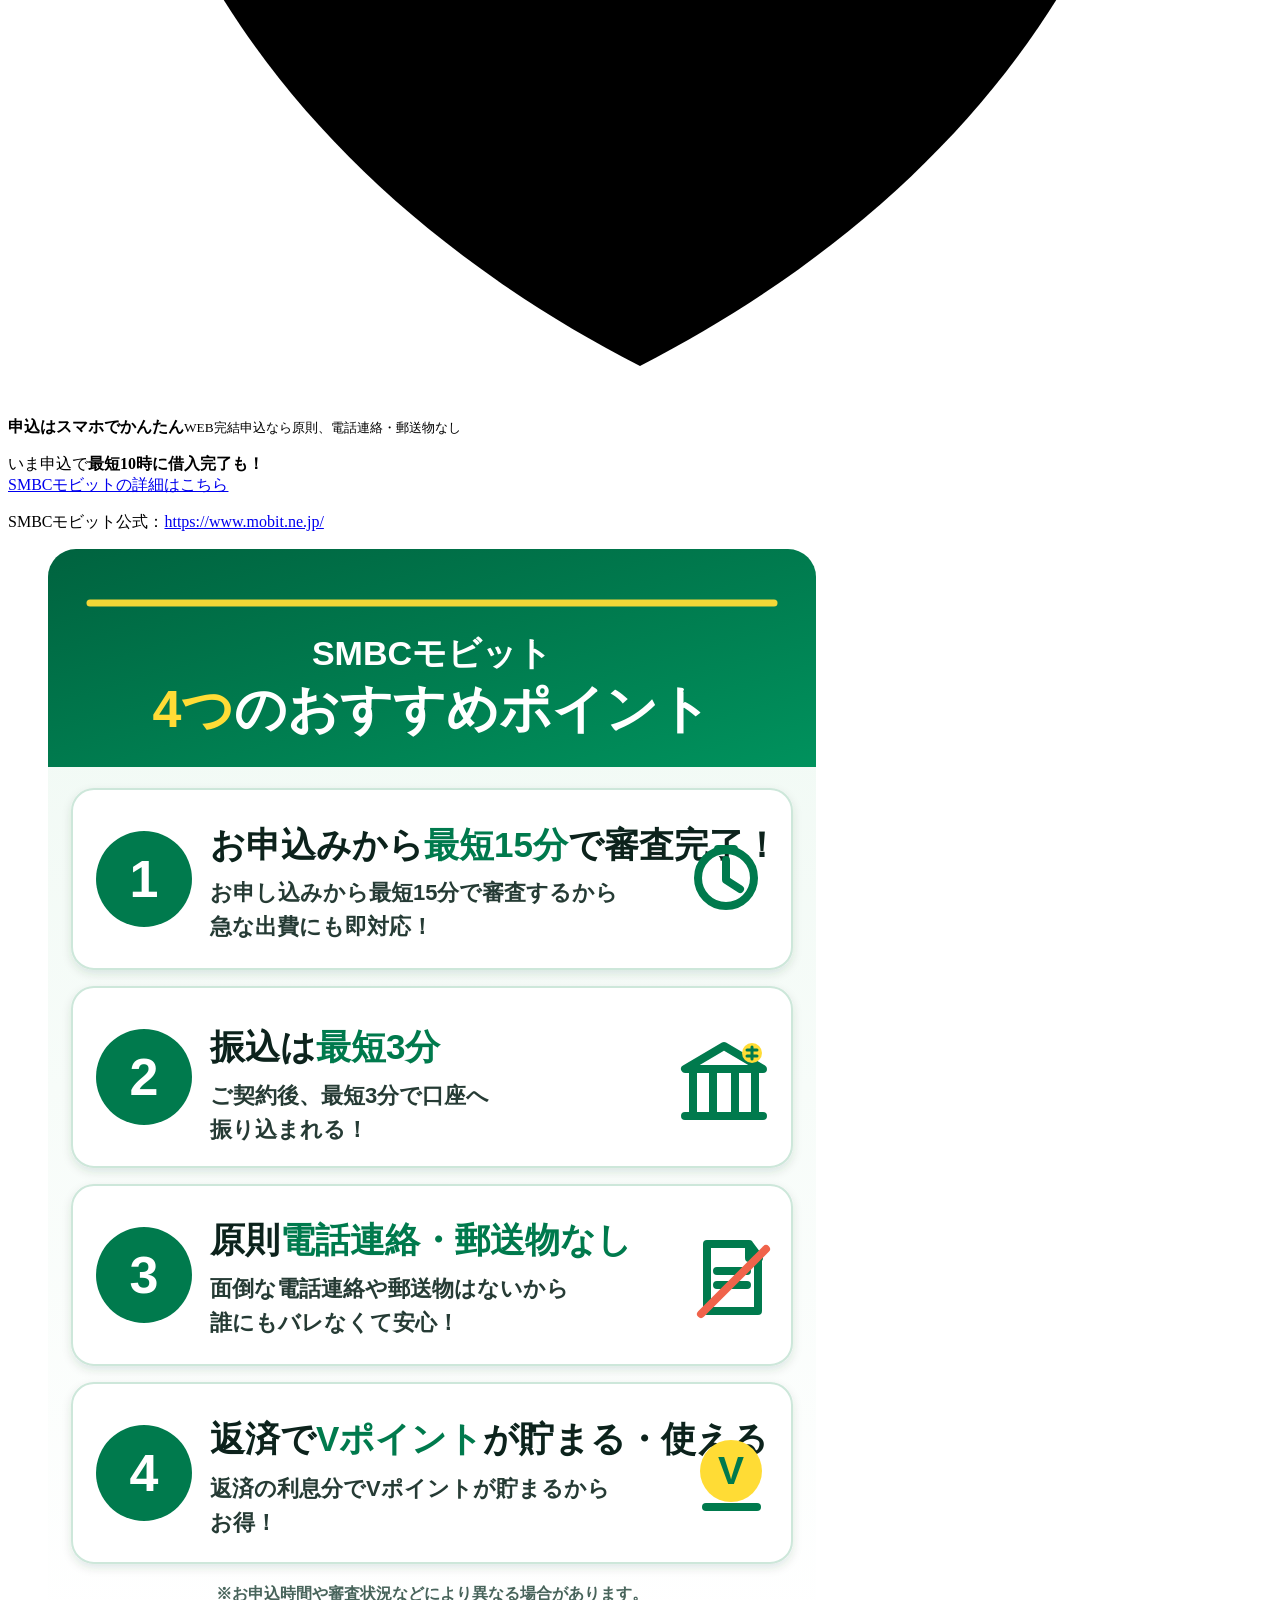
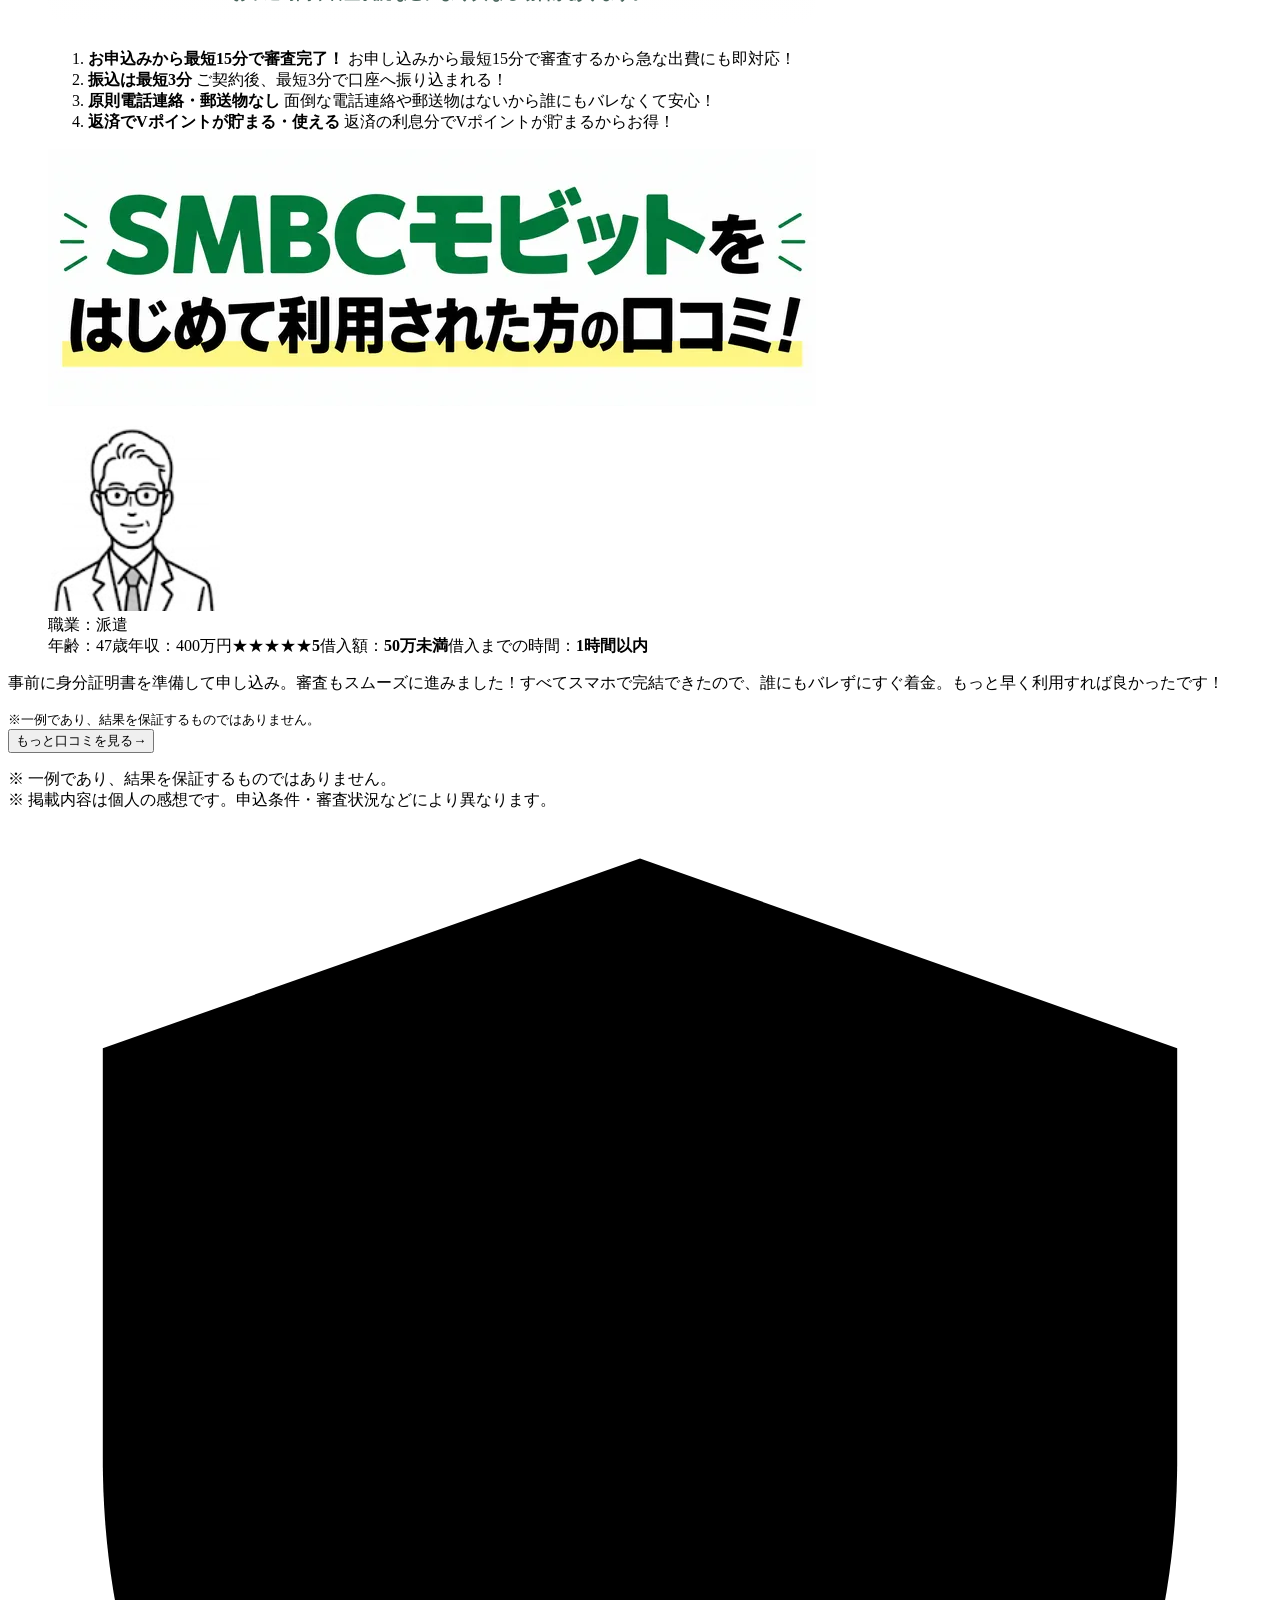
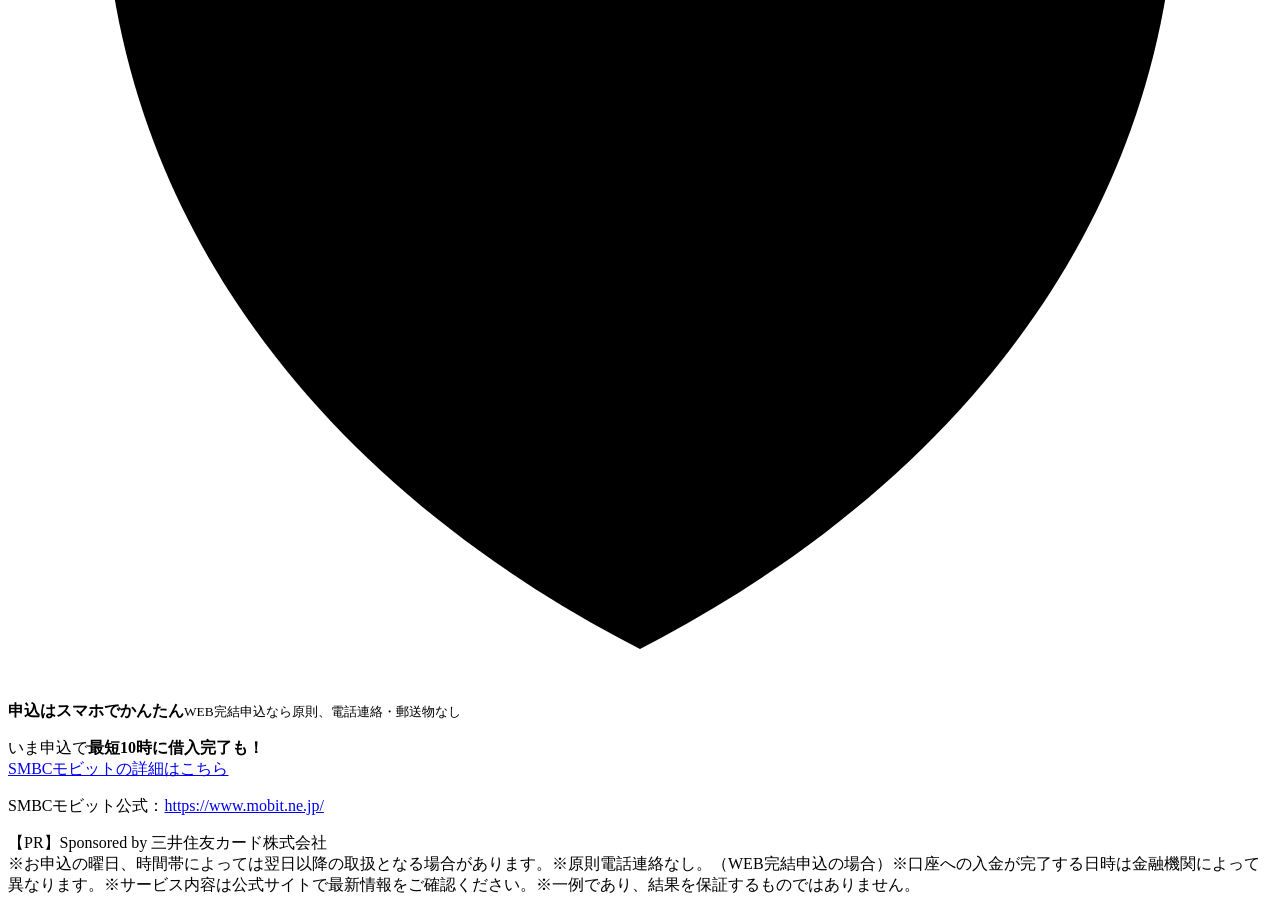
<file: result-gallery-source.html>
<!doctype html>
<html lang="ja">
<head>
  <meta charset="utf-8">
  <meta name="robots" content="noindex,nofollow">
  <meta name="referrer" content="strict-origin-when-cross-origin">
  <title>診断結果カード読み込み用</title>
</head>
<body>
  <main data-recent-lender-card></main>
  <script src="./js/lender-card.js?v=20260904-009"></script>
</body>
</html>
</file>
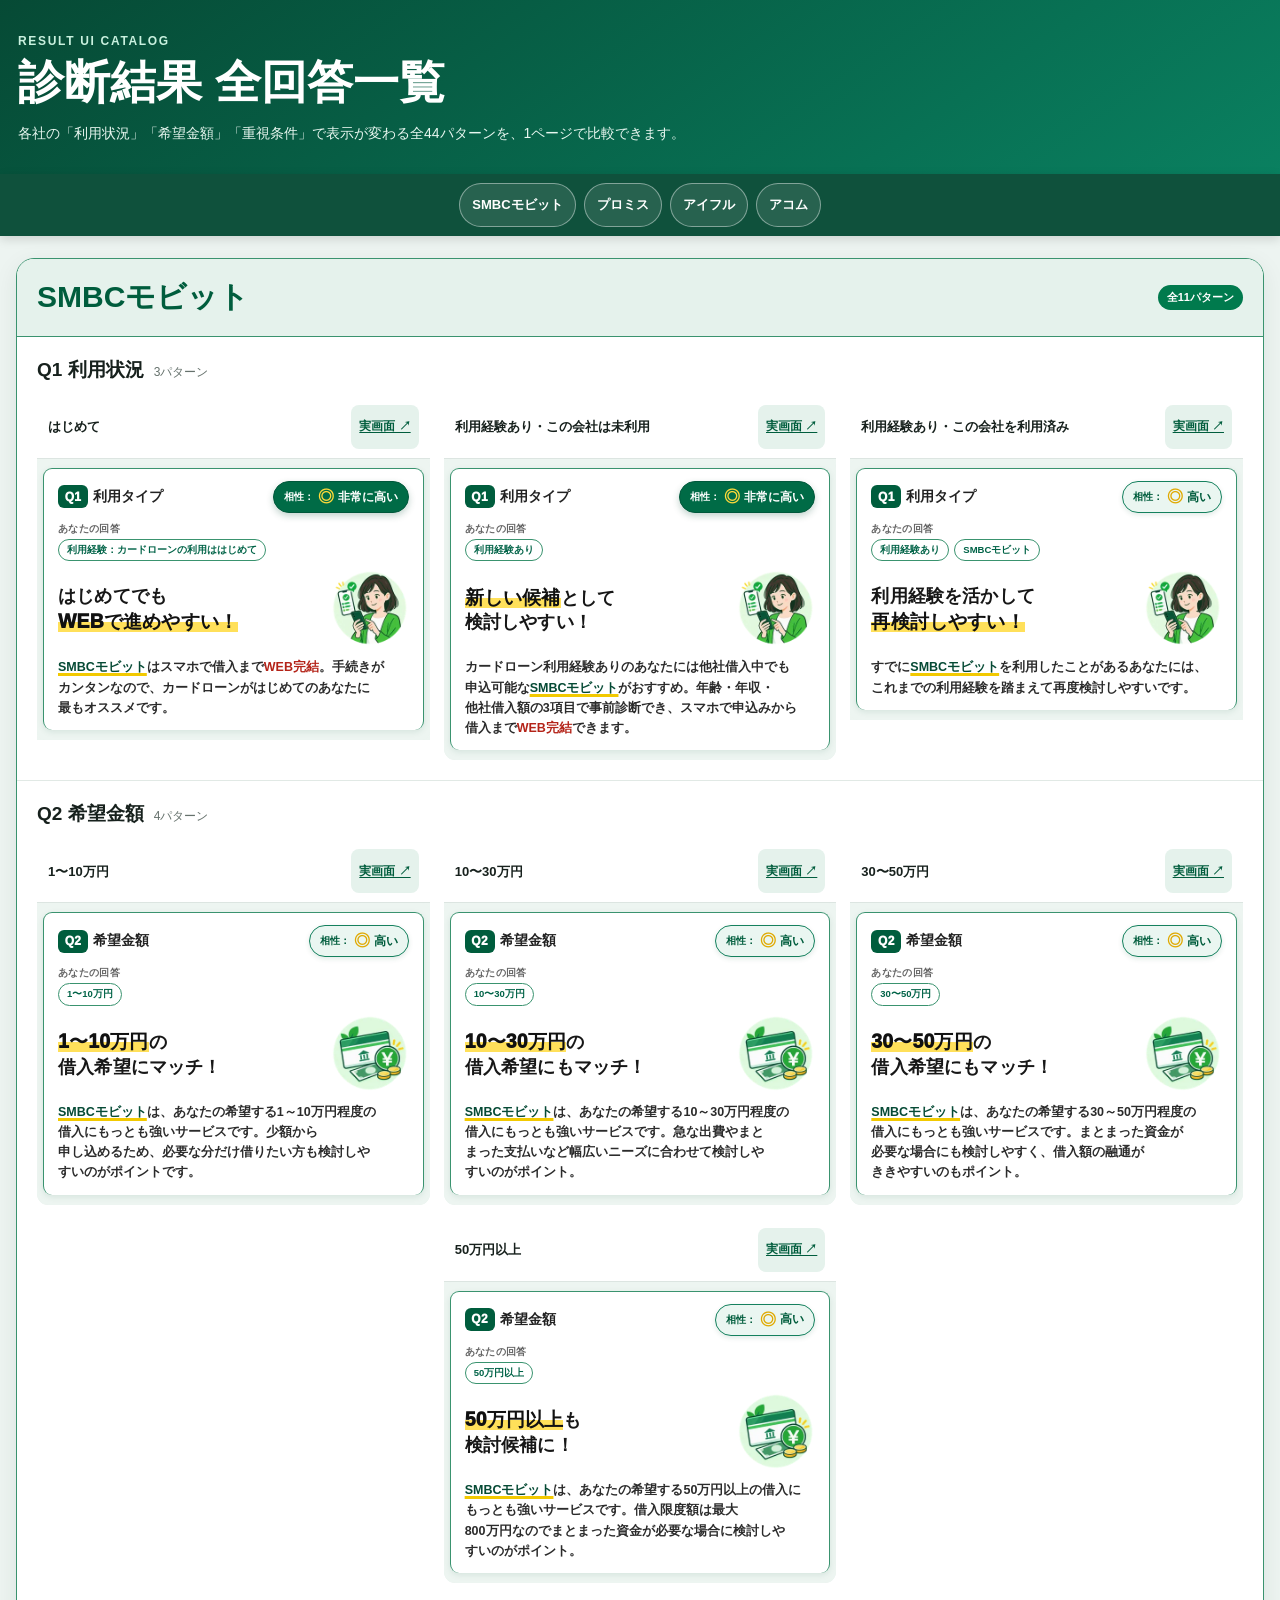
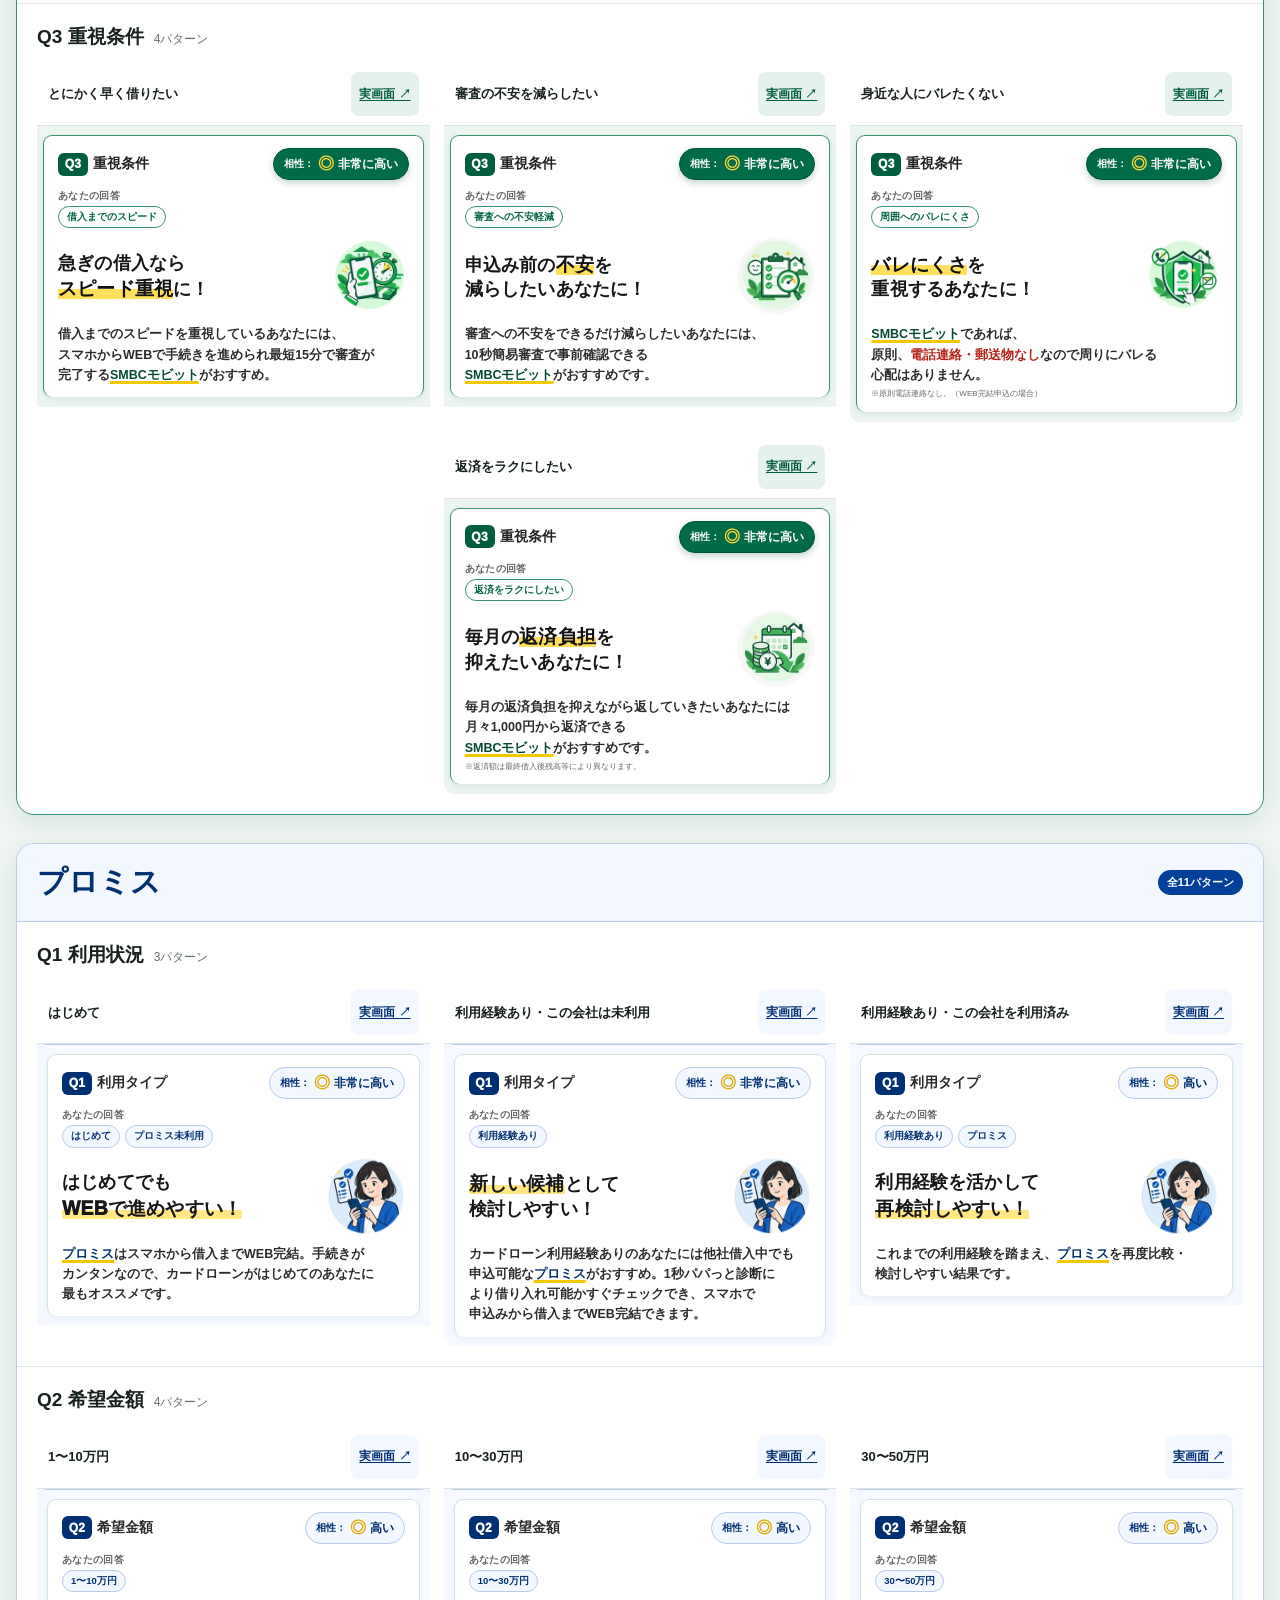
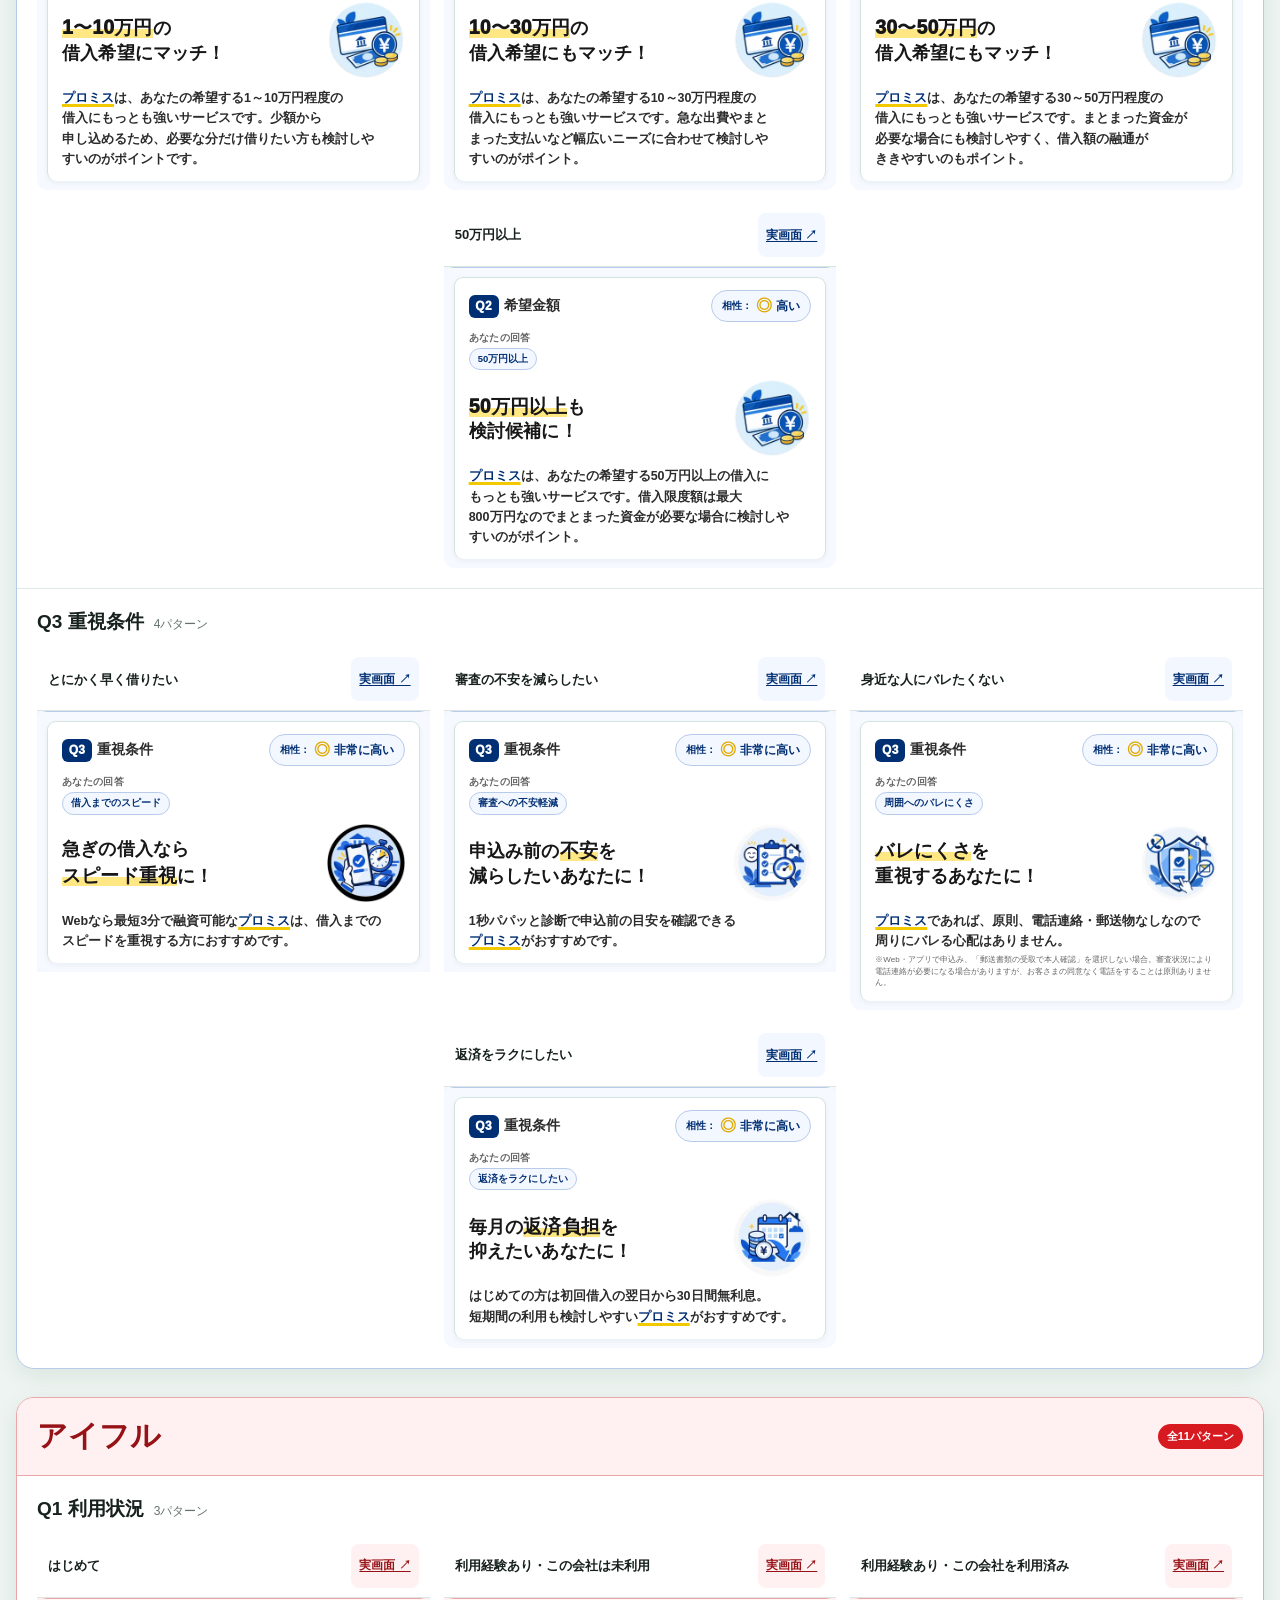
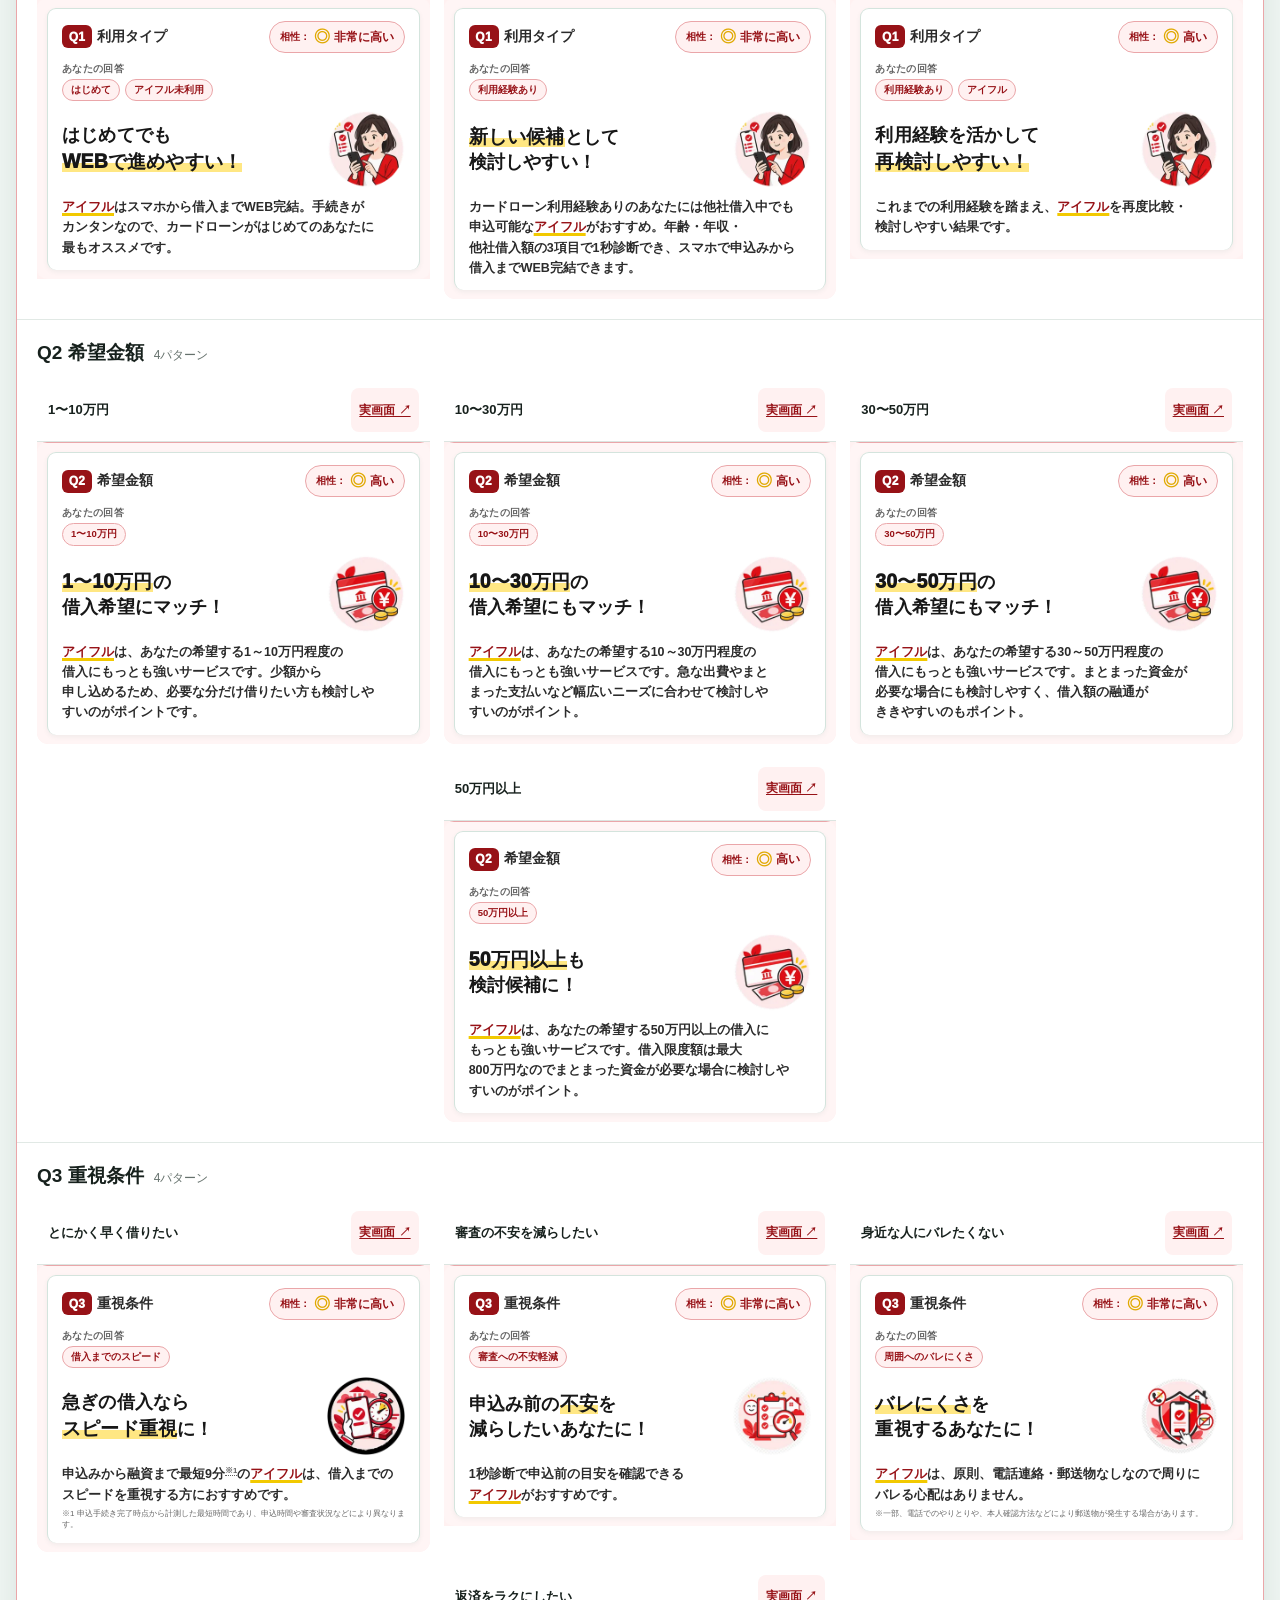
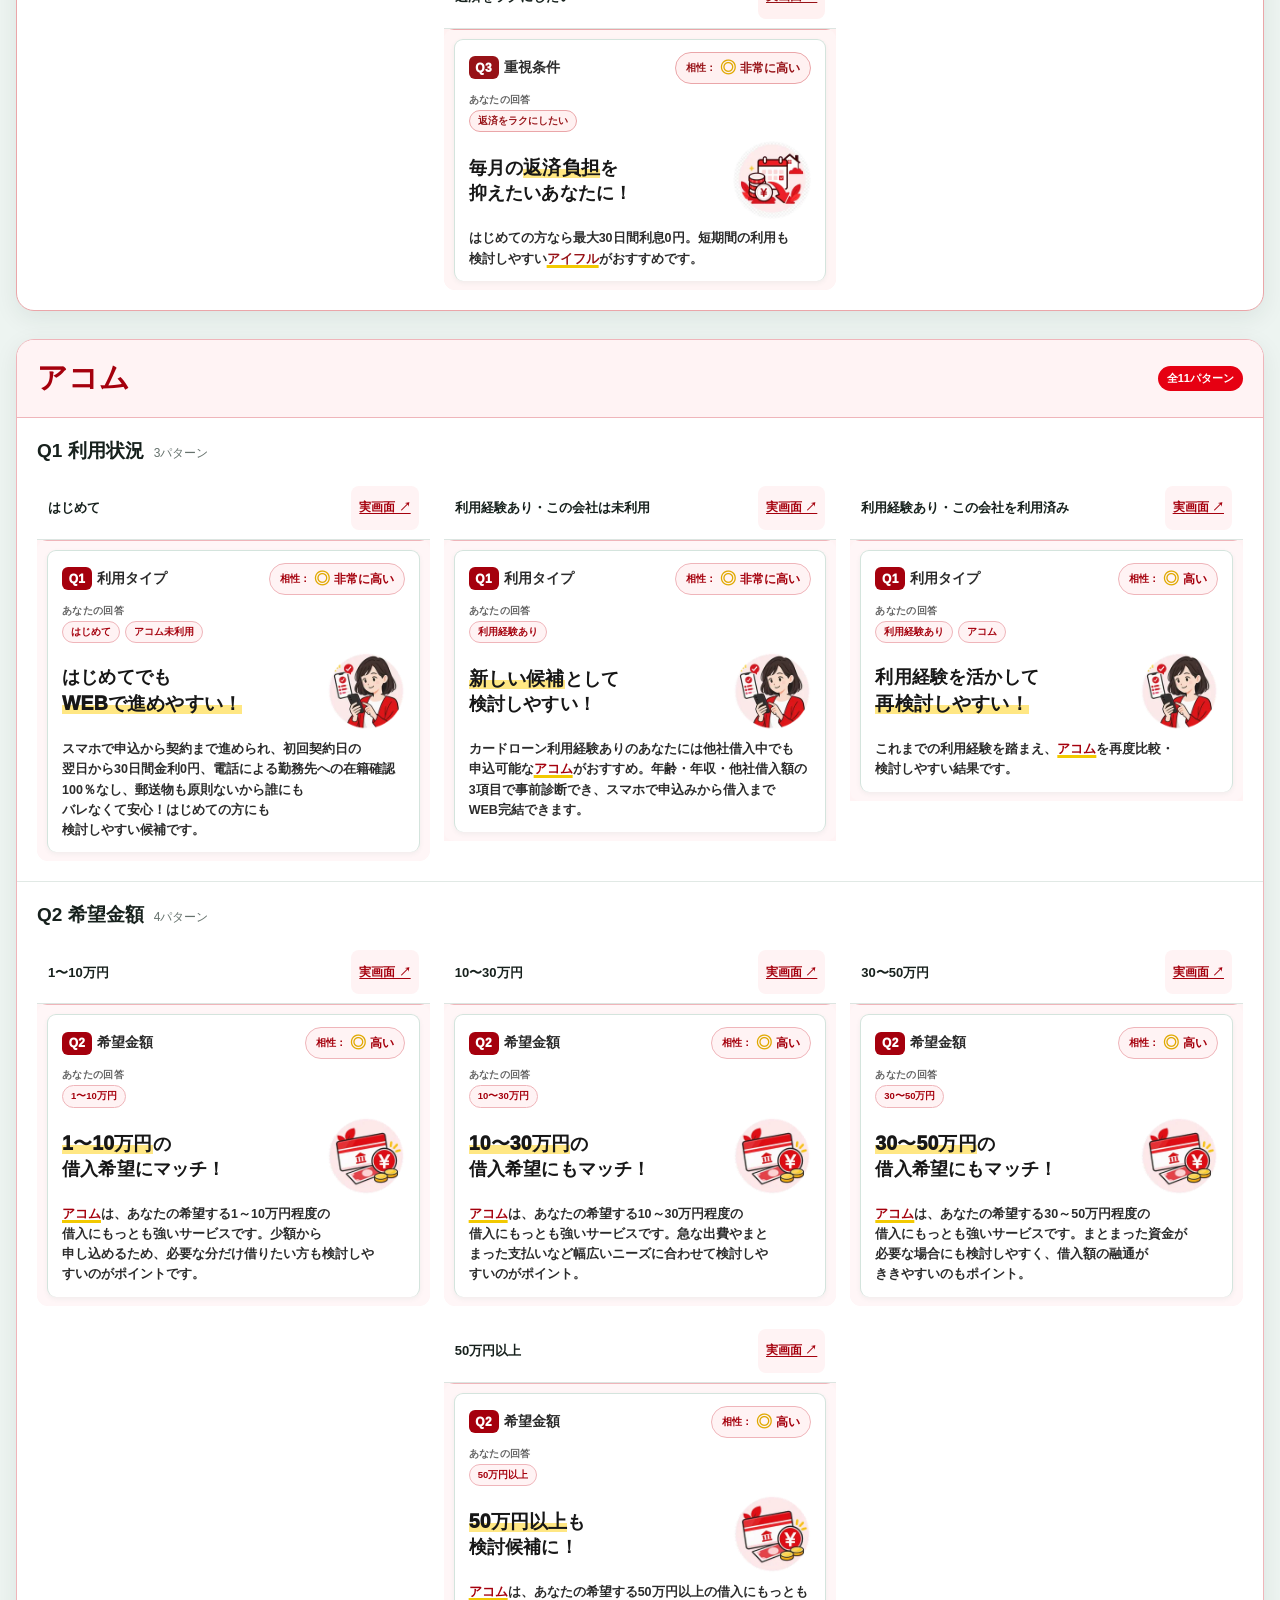
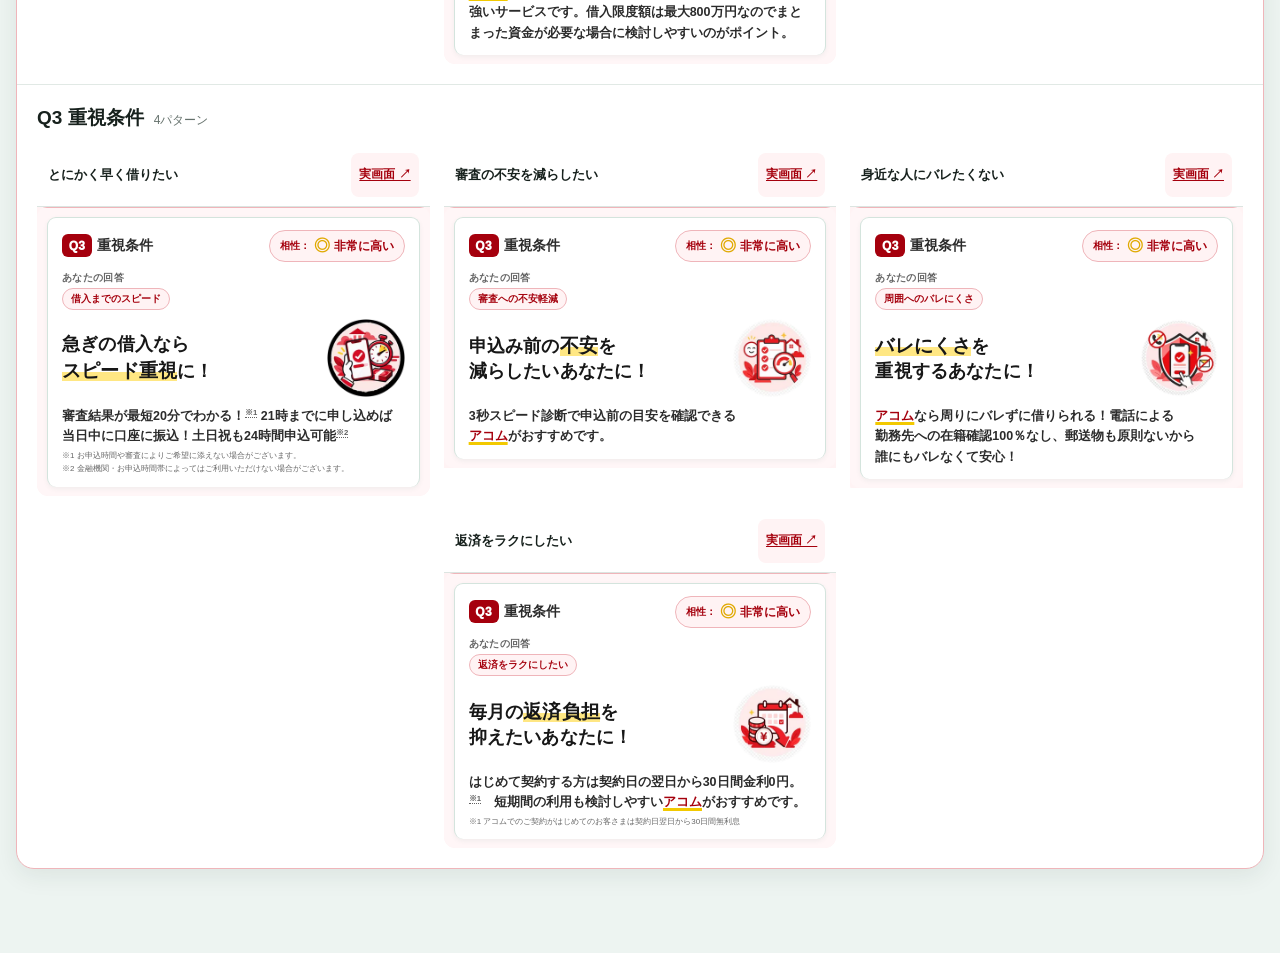
<file: result-gallery.html>
<!doctype html>
<html lang="ja">
<head>
  <meta charset="utf-8">
  <meta name="viewport" content="width=device-width, initial-scale=1">
  <meta name="robots" content="noindex,nofollow">
  <meta name="referrer" content="strict-origin-when-cross-origin">
  <title>診断結果 全回答一覧｜マネーローンナビ</title>
  <link rel="stylesheet" href="./css/lender-cards.css?v=20260904-004">
  <link rel="stylesheet" href="./css/result-gallery.css?v=20260902-006">
</head>
<body class="result-gallery-page">
  <header class="result-gallery-header">
    <p class="result-gallery-header__eyebrow">RESULT UI CATALOG</p>
    <h1>診断結果 全回答一覧</h1>
    <p>各社の「利用状況」「希望金額」「重視条件」で表示が変わる全44パターンを、1ページで比較できます。</p>
  </header>
  <nav class="result-gallery-nav" aria-label="会社を選択">
    <a href="#gallery-mobit">SMBCモビット</a>
    <a href="#gallery-promise">プロミス</a>
    <a href="#gallery-aiful">アイフル</a>
    <a href="#gallery-acom">アコム</a>
  </nav>

  <main id="result-gallery" class="result-gallery" aria-busy="true"></main>
  <p id="result-gallery-status" class="result-gallery-status" role="status" aria-live="polite">回答結果を読み込んでいます…</p>
  <iframe id="result-gallery-loader" class="result-gallery-loader" title="回答結果読み込み用" tabindex="-1" aria-hidden="true"></iframe>

  <script src="./js/result-gallery.js?v=20260904-004"></script>
</body>
</html>
</file>
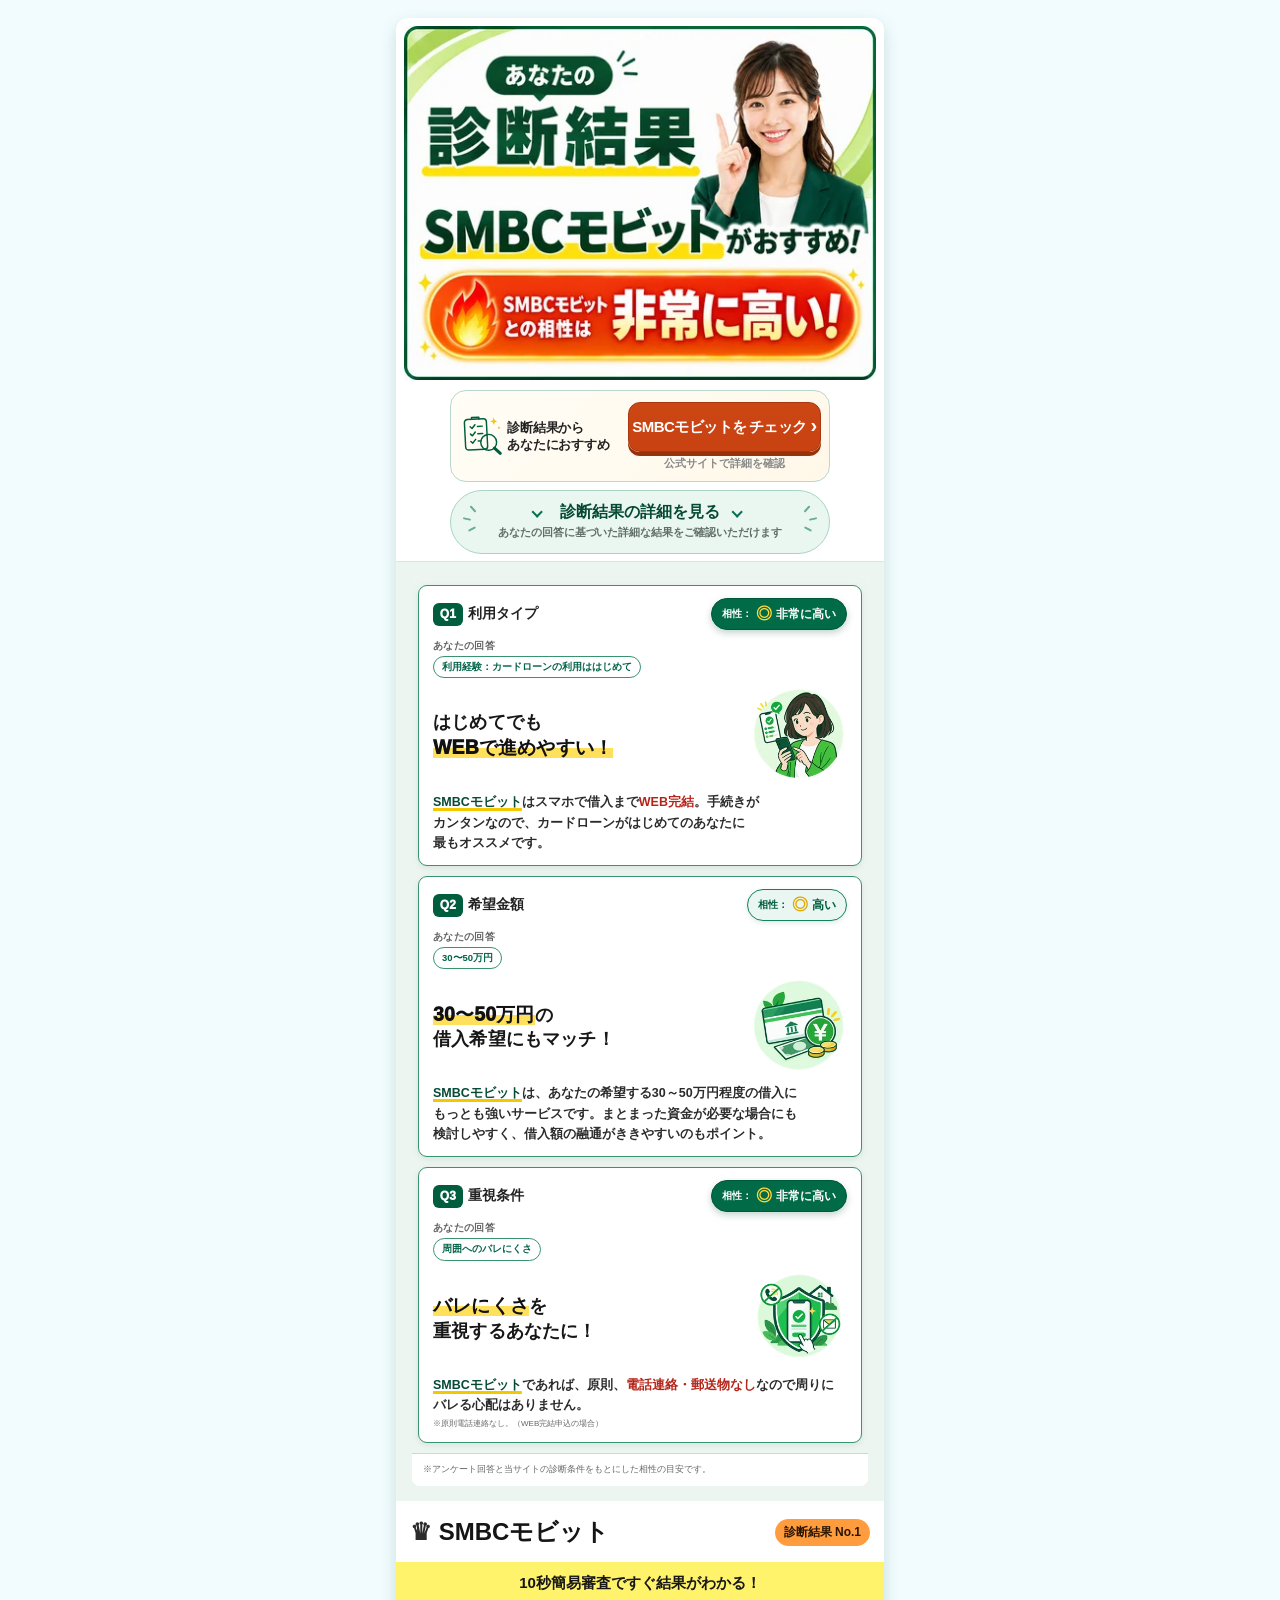
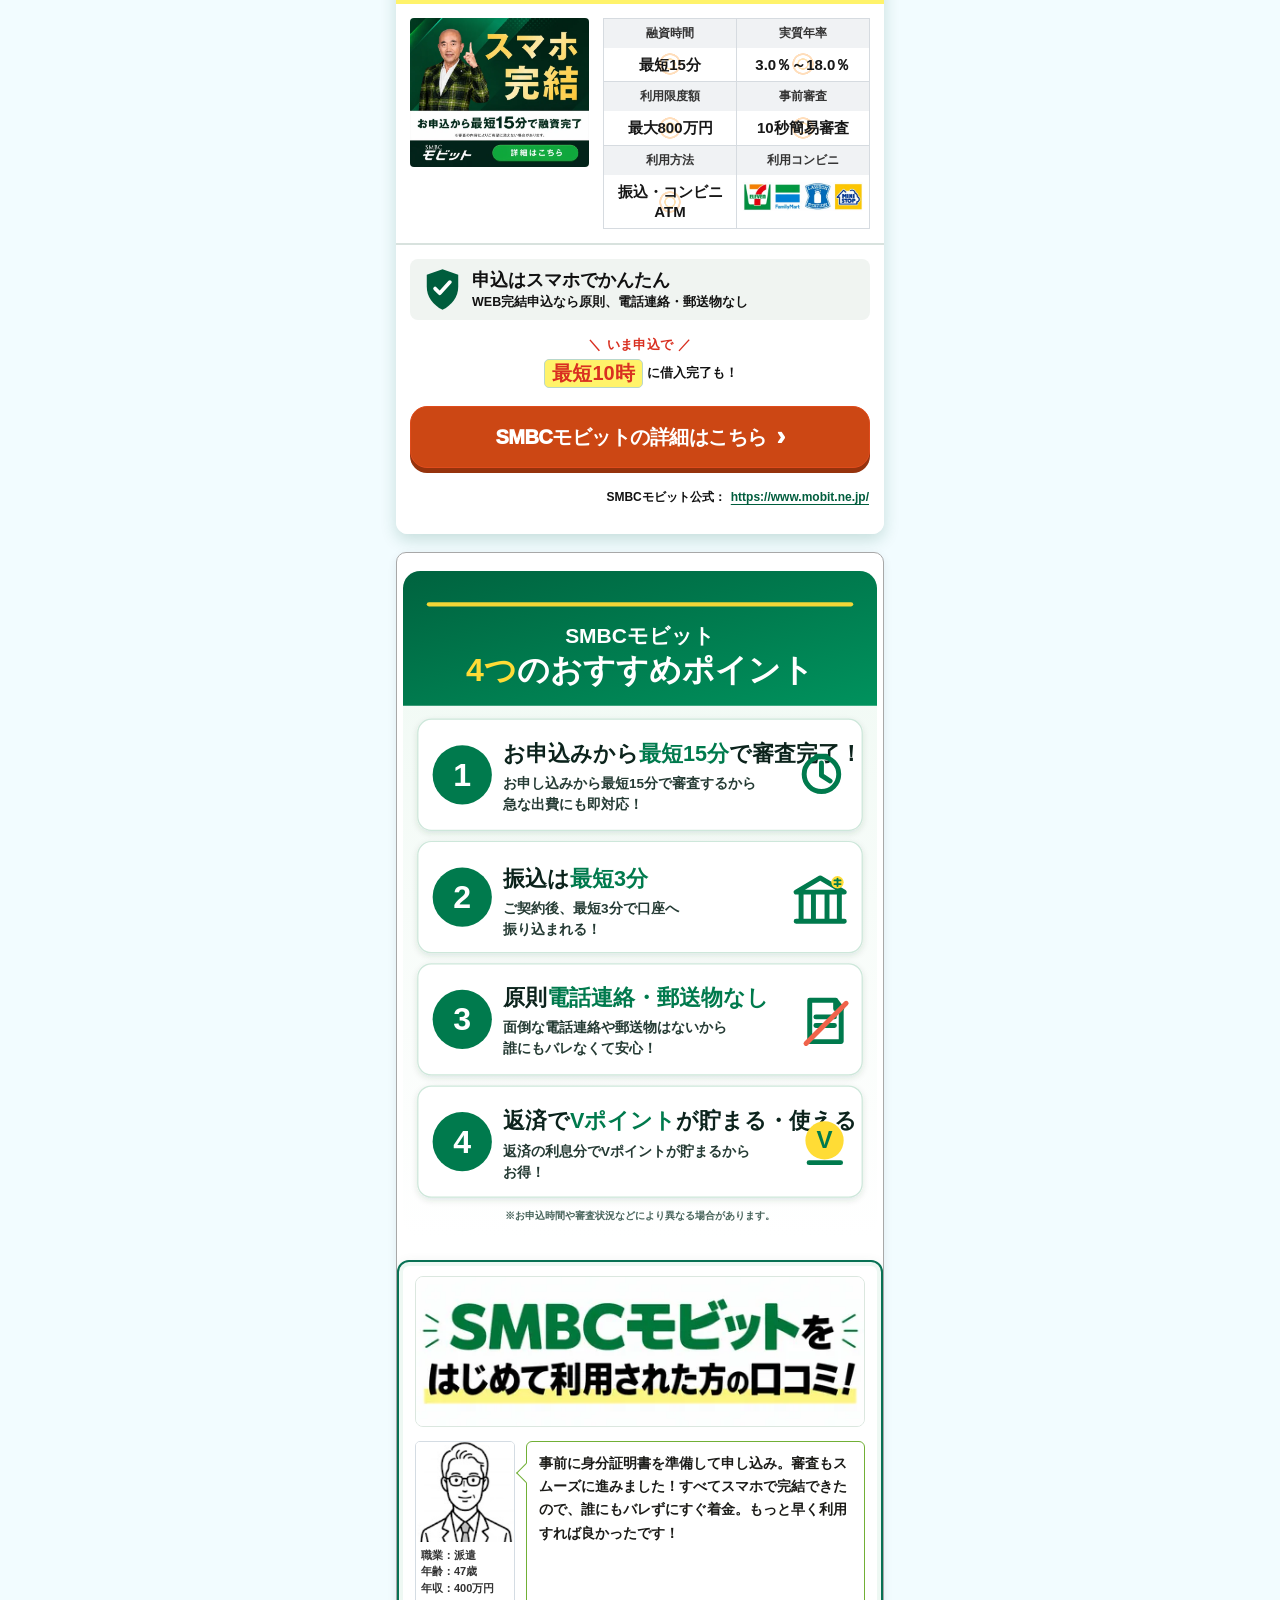
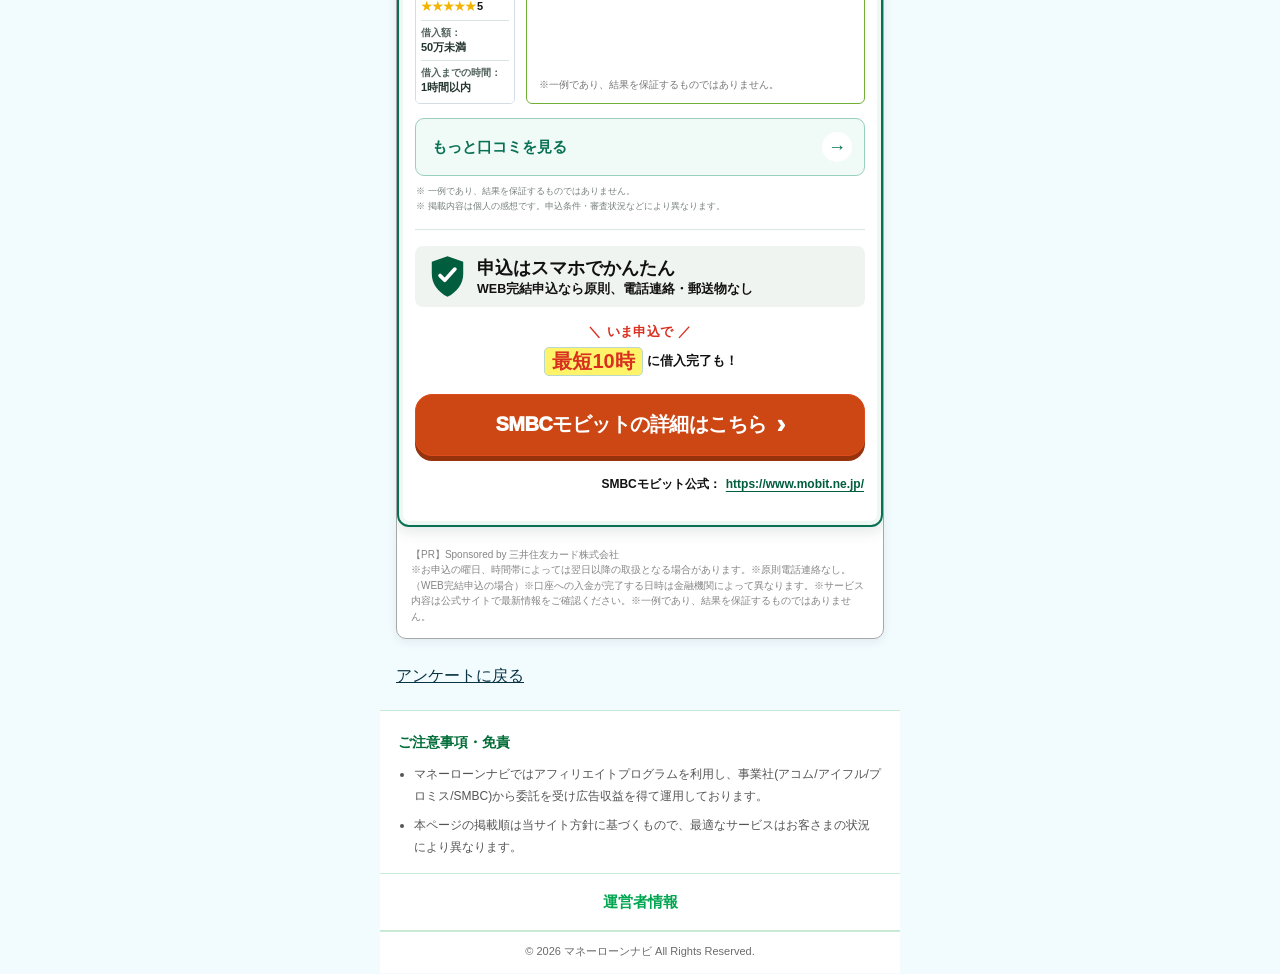
<file: result-mobit.html>
<!DOCTYPE html><html lang="ja"><head><meta name="cq-delivery-result" content="sm"><script>(function(){var u=new URL(location.href),p=u.searchParams;p.set("result_offer","sm");p.set("force_offer","1");if(!p.has("cq_usage"))p.set("cq_usage","first_time");if(!p.has("cq_used"))p.set("cq_used","none");if(!p.has("cq_amount"))p.set("cq_amount","30_50");if(!p.has("cq_priority"))p.set("cq_priority","privacy");if(!p.has("cq_return_url"))p.set("cq_return_url","./index.html");history.replaceState(history.state,document.title,u.toString());window.__CQ_DELIVERY_PRESET="sm"})();</script><link href="data:," rel="icon" /><meta charset="UTF-8" /><title>診断結果｜マネーローンナビ</title><meta content="noindex,follow,noarchive" name="robots" /><meta content="width=device-width, initial-scale=1.0" name="viewport" /><meta name="referrer" content="strict-origin-when-cross-origin" /><script>(function(){var p=new URLSearchParams(location.search),o=p.get('result_offer')||'sm',u=String(p.get('cq_usage')||p.get('param1')||'').toLowerCase(),s=p.get('cq_used')||p.get('param2'),f=p.get('force_offer')==='1';if(!f&&s!==null){if(!['experienced','existing','no'].includes(u))o='sm';else{var a=new Set(String(s).split(',').map(function(v){return v.trim().toLowerCase()}).filter(function(v){return v&&v!=='none'})),h=function(v){return v.some(function(x){return a.has(x)})};o=!h(['sm','mobit','smbc_mobit','mobit_legacy'])?'sm':!h(['pr','promise'])?'pr':!h(['ai','aiful'])?'ai':!h(['ac','acom'])?'ac':'sm'}}var n={sm:'mobit',pr:'promise',ai:'aiful',ac:'acom'}[o]||'mobit',l=document.createElement('link');l.rel='preload';l.as='image';l.type='image/webp';l.href='./assets/lenders/'+n+'-diagnosis-recommendation-480.webp';l.fetchPriority='high';document.head.appendChild(l)})();</script><link rel="preload" href="./css/lender-cards.css?v=20260904-004" as="style" /><link rel="preload" href="./css/result-card-bridge.css?v=20260904-006" as="style" /><link rel="preload" href="./css/survey-ui-fixes.css?v=20260904-004" as="style" /><link rel="preload" href="./js/lender-card-first-view.js?v=20260904-002" as="script" /><link rel="preload" href="./css/result-shell.css?v=20260904-001" as="style" /><script src="./js/privacy-consent.js"></script><script>window.addEventListener('load', function() {
  const nodelist = document.body.querySelectorAll('.sb-bg-gum-marker');
  const node = Array.prototype.slice.call(nodelist, 0);

  if (node.length === 0) { return; }
  const windowHeight = window.innerHeight || document.body.clientHeight;
  window.addEventListener('scroll', function (event) {
    let scroll = (window.pageYOffset !== undefined) ? window.pageYOffset : document.documentElement.scrollTop;
    node.forEach(function(marker) {
      let position = marker.offsetTop - windowHeight + 50;
      if (scroll > position) {
        marker.classList.add('animated', 'sb-bg-gum-marker-animated');
        marker.classList.remove('sb-bg-gum-marker');
      }
    });
  }, false);
});</script><script src="./js/result-modern-runtime.js?v=20260904-003"></script><script>window.addEventListener('load', function() {
  function LinkSettingForGunosy() {
  }
  LinkSettingForGunosy.prototype = {
    assign: function() {
      const media = document.querySelector('.js-m-id');
      if (media === null) { return; }
      if (media.dataset.value != '4') { return; }

      const nodelist = document.querySelectorAll('a');
      const node = Array.prototype.slice.call(nodelist, 0);

      node.forEach(function(element) {
        const uri = new URI(element.getAttribute('href'));
        if (uri.query(true).sb_tracking === 'true') {
          let onclickAttribute = element.getAttribute('onclick');
          if (onclickAttribute === null) {
            onclickAttribute = '';
          }
          onclickAttribute += ';this.href=GunosyTransit.link(this.href);';
          element.setAttribute('onclick', onclickAttribute);
        }
      });
    }
  }

  let linkSettingForGunosy = new LinkSettingForGunosy();
  linkSettingForGunosy.assign();
});</script><script>window.addEventListener('message', function() {
  function SetFormActionVisitorId() {
  }
  SetFormActionVisitorId.prototype = {
    assign: function() {
      let iframes = document.querySelectorAll('.sb-form-iframe')
      if (iframes.length === 0) return
      Array.from(iframes).forEach((iframe, i) => {
        const sbTuId = document.querySelector('.js-v-id')
        const articleUid = document.querySelector('.js-a-id')
        const abTestUid = document.querySelector('.js-ab-id')
        const folderUid = document.querySelector('.js-f-id')
        let target = iframe.contentWindow.postMessage ? iframe : undefined;
        if (typeof target != "undefined" && document.body.scrollHeight) {
          target.contentWindow.postMessage({ sb_tu_id: sbTuId.dataset.value, article_uid: articleUid.dataset.value, ab_test_uid: abTestUid.dataset.value, folder_uid: folderUid.dataset.value, posted_beyond: true }, "*");
        }
      });
    }
  }

  let setFormActionVisitorId = new SetFormActionVisitorId();
  setFormActionVisitorId.assign();
});</script><script>window.addEventListener('message', function(e) {
  function SetFolderFormIframeAttributes() {
  }
  SetFolderFormIframeAttributes.prototype = {
    assign: function(e) {
      if (!e.data['posted_beyond']) return
      let forms = document.querySelectorAll(`[data-sb-form-uid="${e.data['uid']}"]`)
      Array.from(forms).forEach((form, i) => {
        let height = e.data['height']
        let width = e.data['width']
        let iframe = form.querySelector('iframe')
        iframe.style.height = height
        iframe.style.width = width
        iframe.style.margin = '0 auto'
      });
    }
  }

  let setFolderFormIframeHeight = new SetFolderFormIframeAttributes();
  setFolderFormIframeHeight.assign(e);
});</script><script>window.addEventListener('DOMContentLoaded', function() {
  let iframes = document.querySelectorAll('.sb-form-iframe')
  Array.from(iframes).forEach((iframe, i) => {
    const uri = new URI(iframe.src);
    const iframe_host = document.querySelector('.js-folder-form-host')
    iframe.src = uri.protocol() + '://' + iframe_host.dataset.value + uri.path()
  });
});</script><script>window.addEventListener('load', function() {
  var scroll = new SmoothScroll('a[href*="#"]', {
    speed:1000
  });
});</script><!-- Meta Pixel Code (analytics consent required) -->
<script>
window.CQConsent.runWhenGranted(function() {
  !function(f,b,e,v,n,t,s)
  {if(f.fbq)return;n=f.fbq=function(){n.callMethod?
  n.callMethod.apply(n,arguments):n.queue.push(arguments)};
  if(!f._fbq)f._fbq=n;n.push=n;n.loaded=!0;n.version='2.0';
  n.queue=[];t=b.createElement(e);t.async=!0;
  t.src=v;s=b.getElementsByTagName(e)[0];
  s.parentNode.insertBefore(t,s)}(window, document,'script',
  'https://connect.facebook.net/en_US/fbevents.js');
  fbq('init', '1717363732527950');
  fbq('track', 'PageView');
});
</script>
<!-- End Meta Pixel Code -->
<script>

(function(self, undefined) {Object.defineProperty(Array.prototype,"values",{value:Array.prototype[Symbol.iterator],enumerable:!1,writable:!1});})('object' === typeof window && window || 'object' === typeof self && self || 'object' === typeof global && global || {});</script><link rel="stylesheet" href="./css/lender-cards.css?v=20260904-004"><link rel="stylesheet" href="./css/result-card-bridge.css?v=20260904-006"><link rel="stylesheet" href="./css/survey-ui-fixes.css?v=20260904-004"><link rel="stylesheet" href="./css/result-shell.css?v=20260904-001"><style id="local-overflow-guard">html,body{max-width:100%;overflow-x:hidden}</style><style id="page-sr-title-style">.page-sr-title{position:absolute!important;width:1px;height:1px;margin:-1px;padding:0;overflow:hidden;clip:rect(0 0 0 0);clip-path:inset(50%);white-space:nowrap;border:0}</style><link rel="stylesheet" href="./css/exit-prevention-mobit.css?v=20260904-001"><script defer src="./js/exit-prevention-mobit.js?v=20260904-002"></script></head><body><h1 class="page-sr-title">あなたの診断結果</h1><script>function getSbCookie(name) {
  const match = document.cookie.match(new RegExp('(^| )' + name + '=([^;]+)'));
  if (match) return match[2];
}

function generateArticleUrl(articleUid) {
  const currentUrl = new URL(window.location.href);

  const currentHost = currentUrl.host;
  const newPath = '/articles/' + articleUid;
  const newUrl = new URL(newPath, 'https://' + currentHost);
  const allowedTrackingParams = new Set(["gclid", "dclid", "fbclid", "msclkid", "ttclid"]);
  currentUrl.searchParams.forEach((value, key) => {
    if (/^utm_(source|medium|campaign|term|content)$/.test(key) || allowedTrackingParams.has(key)) {
      newUrl.searchParams.set(key, value);
    }
  });
  return newUrl.toString();
}

const articleUid = "gtrWXFpnvLmDUJSPrg"

window.sb_global_id = getSbCookie('_sb_global');
window.sb_visitor_id = getSbCookie('_sb_tu');
window.sb_article_url = generateArticleUrl(articleUid);</script><script>document.addEventListener("DOMContentLoaded", function() {
  document.querySelector('.js-v-id').dataset.value = window.sb_visitor_id;
});</script><div class="js-t-id" data-value="a240f9f8-72cb-42df-a37f-cd19f23330e0"></div><div class="js-m-id" data-value="55"></div><div class="js-v-id" data-value="99e2c070-3348-4338-af03-c37cf85798fc"></div><div class="js-a-id" data-value="gtrWXFpnvLmDUJSPrg"></div><div class="js-ab-id" data-value="koRfwtAFGiUJDdcLoGDyw"></div><div class="js-f-id" data-value="5ec600f5-6494-48a3-8275-fc587af4c16a"></div><div class="js-asp-session" data-value="{&quot;session_id&quot;:null}"></div><div class="js-folder-form-host" data-value="sb-form.mysquadbeyond.com"></div><div class="js-has-funnel" data-value="false"></div><div class="article-body">
  <div class="cq-shell" id="cq-result-page" data-cq-pending="true">
      <main class="cq-result-main">
          <div data-recent-lender-card></div>
          <script src="./js/lender-card-first-view.js?v=20260904-002"></script>


          <div class="cq-experience-transfer cq-experience-transfer--experienced" data-cq-experience-guide="experienced" hidden>
              <section class="reasons section" id="reasons-experienced" data-section="reasons" data-variant="experienced" data-accordion-enabled="true">
                  <div class="container">
                      <div class="reasons__heading-img" style="text-align:center; margin-bottom: 1.5rem;">
                          <div class="reasons__heading-panel">
                              <h2 class="reasons__heading-title">利用経験がある人が必ずおさえるべき3つのポイント</h2>
                          </div>
                      </div>
                      <div class="reasons__list">
                          <div class="reasons__item">
                              <div class="reasons__question">
                                  <span class="reasons__num">1.</span><span class="reasons__q-text">他社借り入れ中でも申し込み可能</span><span class="reasons__toggle">＋</span>
                              </div>
                              <div class="reasons__answer">
                                  <div class="reasons__answer-inner">
                                      <p>他社からの借り入れ経験があったり、返済中の方でも、各社へのお申し込みが可能です。</p>
                                  </div>
                              </div>
                          </div>
                          <div class="reasons__item">
                              <div class="reasons__question">
                                  <span class="reasons__num">2.</span><span class="reasons__q-text">契約は複数社で</span><span class="reasons__toggle">＋</span>
                              </div>
                              <div class="reasons__answer">
                                  <div class="reasons__answer-inner">
                                      <p>当サイトでは、複数社との契約を推奨しています。返済負担や利率、無利息期間を加味して、複数社から借り入れできる状態をつくっておくと、状況に応じてもっとも負担の少ない借り方が可能になります。</p>
                                  </div>
                              </div>
                          </div>
                          <div class="reasons__item">
                              <div class="reasons__question">
                                  <span class="reasons__num">3.</span><span class="reasons__q-text">一度審査に落ちても諦めない</span><span class="reasons__toggle">＋</span>
                              </div>
                              <div class="reasons__answer">
                                  <div class="reasons__answer-inner">
                                      <p>審査基準は各社で異なります。仮にいずれか1社で審査に落ちても、別の会社に申し込めば、審査に通る可能性もございます。</p>
                                  </div>
                              </div>
                          </div>
                      </div>
                  </div>
              </section>

              <section class="faq section" id="faq-experienced" data-section="faq" data-accordion-mode="single">
                  <div class="container">
                      <h2 class="section-title">よくあるご質問</h2>
                      <p class="faq__lead">比較時に見直したい条件や、申込前に確認したい内容をまとめています。</p>
                      <div class="faq__list">
                          <div class="faq__group" data-faq-group-id="pre_anxiety">
                              <button type="button" class="faq__group-toggle" aria-expanded="false"><span class="faq__group-title">申込前の不安解消</span><span class="faq__group-icon">＋</span></button>
                              <div class="faq__group-body">
                                  <div class="faq__item" data-faq-item-id="faq_screening_tips">
                                      <div class="faq__question">
                                          <span class="q-icon">Q</span>
                                          <h4>以前審査落ちしたことがあるけど大丈夫ですか？</h4>
                                          <span class="toggle">＋</span>
                                      </div>
                                      <div class="faq__answer">
                                          <div class="faq__answer-inner">
                                              <p>時間を空けての再審査で通る可能性もあります。ですが審査基準は各社で異なるため、以前申し込みした会社とは別の会社に申し込むことを当サイトでは推奨しています。</p>
                                          </div>
                                      </div>
                                  </div>
                                  <div class="faq__item" data-faq-item-id="faq_privacy">
                                      <div class="faq__question">
                                          <span class="q-icon">Q</span>
                                          <h4>在籍確認や郵送物で、家族や職場にバレませんか？</h4>
                                          <span class="toggle">＋</span>
                                      </div>
                                      <div class="faq__answer">
                                          <div class="faq__visual faq__visual--wide"><img src="./assets/page/shared-lazy.png" width="1600" height="893" alt="在籍確認・電話確認についてのインフォグラフィック" class="lazyload" data-src="./assets/page/6713036-9c2adf74-4da9-4c4c-89f7-9a8b84e26227.webp"></div>
                                          <div class="faq__answer-inner">
                                              <p>「WEB完結・郵送物なし」を選べば、バレる心配はほとんどありません。大手各社は原則として「電話による在籍確認なし」「自宅への郵送物なし」で手続きが可能です。</p>
                                          </div>
                                      </div>
                                  </div>
                                  <div class="faq__item" data-faq-item-id="faq_credit_effect">
                                      <div class="faq__question">
                                          <span class="q-icon">Q</span>
                                          <h4>今後、クレカを作ったりローンを組む時に影響しますか？</h4>
                                          <span class="toggle">＋</span>
                                      </div>
                                      <div class="faq__answer">
                                          <div class="faq__answer-inner">
                                              <p>カードローンを利用することで悪影響が出ることはありません。毎月きちんと返済をしていれば大丈夫です。</p>
                                              <div class="faq__answer-note-wrap"><small class="faq__answer-note">※支払いの延滞が続くと信用情報に傷がつく可能性があります</small></div>
                                          </div>
                                      </div>
                                  </div>
                              </div>
                          </div>
                          <div class="faq__group" data-faq-group-id="eligibility">
                              <button type="button" class="faq__group-toggle" aria-expanded="false"><span class="faq__group-title">申込条件・審査・必要書類</span><span class="faq__group-icon">＋</span></button>
                              <div class="faq__group-body">
                                  <div class="faq__item" data-faq-item-id="faq_parttime_student">
                                      <div class="faq__question">
                                          <span class="q-icon">Q</span>
                                          <h4>パートやアルバイト、学生でも借りられますか？</h4>
                                          <span class="toggle">＋</span>
                                      </div>
                                      <div class="faq__answer">
                                          <div class="faq__answer-inner">
                                              <p>はい、毎月安定した収入があれば借りられます。年収の高さよりも「毎月きちんと稼いでいるか」が重要です。</p>
                                              <div class="faq__answer-note-wrap"><small class="faq__answer-note">※ご自身に収入がない無職や専業主婦（主夫）の方は利用できません。</small></div>
                                          </div>
                                      </div>
                                  </div>
                                  <div class="faq__item" data-faq-item-id="faq_required_docs">
                                      <div class="faq__question">
                                          <span class="q-icon">Q</span>
                                          <h4>申し込みには何が必要ですか？（書類など）</h4>
                                          <span class="toggle">＋</span>
                                      </div>
                                      <div class="faq__answer">
                                          <div class="faq__visual faq__visual--wide"><img src="./assets/page/shared-lazy.png" width="1328" height="712" alt="申込時に必要な書類についてのインフォグラフィック" class="lazyload" data-src="./assets/page/6730865-f2a346e8-590b-4e24-a509-efc770bae73c.webp"></div>
                                          <div class="faq__answer-inner">
                                              <p>基本は「運転免許証」などの本人確認書類だけでOKです。スマホで撮影して送るだけで完了します。</p>
                                              <div class="faq__answer-note-wrap"><small class="faq__answer-note">※借入希望額が50万円を超える場合などは、給与明細などの「収入証明書」が追加で必要です。</small></div>
                                          </div>
                                      </div>
                                  </div>
                              </div>
                          </div>
                          <div class="faq__group" data-faq-group-id="borrow_repay">
                              <button type="button" class="faq__group-toggle" aria-expanded="false"><span class="faq__group-title">借り方・返し方</span><span class="faq__group-icon">＋</span></button>
                              <div class="faq__group-body">
                                  <div class="faq__item" data-faq-item-id="faq_same_day">
                                      <div class="faq__question">
                                          <span class="q-icon">Q</span>
                                          <h4>今日中に借りることはできますか？</h4>
                                          <span class="toggle">＋</span>
                                      </div>
                                      <div class="faq__answer">
                                          <div class="faq__visual faq__visual--wide"><img src="./assets/page/shared-lazy.png" width="1330" height="712" alt="今日中に借りる場合の目安についてのインフォグラフィック" class="lazyload" data-src="./assets/page/6743189-a12d9a6e-5852-4960-9bea-cd4cfb55dd6a.png"></div>
                                          <div class="faq__answer-inner">
                                              <p>はい、可能です。時間帯にもよりますが、スマホからの申し込みで最短3〜20分ほどで審査が完了し、その日のうちにお金を借りられます。急ぎの場合は早めの時間に申し込みましょう。</p>
                                          </div>
                                      </div>
                                  </div>
                                  <div class="faq__item" data-faq-item-id="faq_weekend">
                                      <div class="faq__question">
                                          <span class="q-icon">Q</span>
                                          <h4>土日・祝日でも申し込みや借り入れはできますか？</h4>
                                          <span class="toggle">＋</span>
                                      </div>
                                      <div class="faq__answer">
                                          <div class="faq__visual faq__visual--wide"><img src="./assets/page/shared-lazy.png" width="1159" height="624" alt="土日祝日の申し込みや借り入れについてのインフォグラフィック" class="lazyload" data-src="./assets/page/6745088-4613bfdf-d8cd-4a60-84c8-d665b98d7a50.png"></div>
                                          <div class="faq__answer-inner">
                                              <p>はい、スマホから24時間いつでも申し込めます。審査の対応時間内（おおむね夜21時頃まで）に手続きが完了すれば、休日でも当日中の借り入れが可能です。</p>
                                          </div>
                                      </div>
                                  </div>
                                  <div class="faq__item" data-faq-item-id="faq_monthly_repayment">
                                      <div class="faq__question">
                                          <span class="q-icon">Q</span>
                                          <h4>毎月どうやって返すの？いくらから返せる？</h4>
                                          <span class="toggle">＋</span>
                                      </div>
                                      <div class="faq__answer">
                                          <div class="faq__visual faq__visual--wide"><img src="./assets/page/shared-lazy.png" width="1327" height="709" alt="毎月の返済方法と返済額についてのインフォグラフィック" class="lazyload" data-src="./assets/page/6751018-046cf864-91f0-4e90-a346-3128fbf36fa8.png"></div>
                                          <div class="faq__answer-inner">
                                              <p>コンビニATM、スマホからの銀行振込、口座引き落としなどで手軽に返済できます。毎月の最低返済額は1,000円〜数千円から設定できるため、無理のないペースで返せます。</p>
                                          </div>
                                      </div>
                                  </div>
                              </div>
                          </div>
                      </div>
                  </div>
              </section>
          </div>

          <div class="cq-back-to-top" aria-label="アンケート回答画面に戻る">
              <a class="cq-back-to-top__button" href="#" data-cq-back-to-top>アンケートに戻る</a>
          </div>

          <section class="cq-legal-disclaimer" aria-labelledby="cq-legal-disclaimer-title">
              <h2 id="cq-legal-disclaimer-title">ご注意事項・免責</h2>
              <ul>
                  <li>マネーローンナビではアフィリエイトプログラムを利用し、事業社(アコム/アイフル/プロミス/SMBC)から委託を受け広告収益を得て運用しております。</li>
                  <li>本ページの掲載順は当サイト方針に基づくもので、最適なサービスはお客さまの状況により異なります。</li>
              </ul>
          </section>

          <section class="cq-operator-link-area" aria-label="運営者情報">
              <a class="cq-operator-link-area__anchor" href="./operationinfo.html">運営者情報</a>
          </section>

          <footer class="cq-result-footer">
              <p>© 2026 マネーローンナビ All Rights Reserved.</p>
          </footer>
      </main>



  </div>
<script src="./js/result-runtime-loader.js?v=20260904-002"></script>

</div><script>const lazyLoadInstance = new LazyLoad({
  elements_selector: '.lazyload',
  callback_loaded: function(element) {
    element.classList.remove('lazyload');
  }
});</script><script>'use strict';

(function() {
  function Heatmap() {
    this.exclusionTags = ['script', 'noscript', 'link', 'style', 'meta'];
    this.windowWidth = window.innerWidth || document.documentElement.clientWidth || 0;
    this.windowHeight = window.innerHeight || document.body.clientHeight || 0;
    this.indexedElements = [];
    this.isScrollStop = true;
    this.scrollStopTime = new Date();
    this.scrollStartTime = 0;

    this.dbName = 'production_squadbeyond';

    this.exitVisibilityChange = '';
    if (document.hidden != null) {
      this.exitVisibilityChange = 'visibilitychange';
    } else if (document.mozHidden != null) {
      this.exitVisibilityChange = 'mozvisibilitychange';
    } else if (document.msHidden != null) {
      this.exitVisibilityChange = 'msvisibilitychange';
    } else if (document.webkitHidden != null) {
      this.exitVisibilityChange = 'webkitvisibilitychange';
    }

    this.lambdaApi = "https://hd4wr2if8b.execute-api.ap-northeast-1.amazonaws.com/default/squadbeyond_bigquery_api_02";
    this.maxArrivalPosition = 0;
    this.arrivalIndexes = [];

    this.widgetList = [];
    this.viewedWidgetClassnameList = [];
  }

  Heatmap.prototype = {
    getBqApi: function(table, rows) {
      const uri = new URI("https://bq-api.squadbeyond.com/articles/actions");
      uri.setSearch('table', table);
      uri.setSearch('articleUid', "gtrWXFpnvLmDUJSPrg");
      uri.setSearch('environment', 'production');
      uri.setSearch('visitor_id', window.sb_visitor_id);
      rows.url = window.sb_article_url;
      rows.article_uid = "gtrWXFpnvLmDUJSPrg";
      rows.visitor_global_id = window.sb_global_id;
      rows.visitor_id = window.sb_visitor_id;
      rows.window_width = this.windowWidth;
      rows.window_height = this.windowHeight;
      rows.user_agent = navigator.userAgent;
      uri.setSearch('rows', encodeURIComponent(JSON.stringify(rows)));
      const xmlHttp = new XMLHttpRequest();
      xmlHttp.open('GET', uri.toString(), true);
      xmlHttp.send(null);
    },
    assignIndexAttribute: function() {
      let _this = this;
      let articleBody = document.body.querySelector('.article-body');
      articleBody.dataset.sbhi = 3;
      const articeBodyNodelist = articleBody.querySelectorAll('*');
      const articeBodyNode = Array.prototype.slice.call(articeBodyNodelist, 0);
      articeBodyNode.forEach(function(element, index) {
        index = index + 4;
        if (element.classList.contains('sb-fixed')) { return; }
        let tagName = element.tagName.toLowerCase();
        if (_this.exclusionTags.indexOf(tagName) != -1) { return; }
        if (getComputedStyle(element, null).position === 'fixed') {
          const elementNodelist = element.querySelectorAll('*');
          const elementNode = Array.prototype.slice.call(elementNodelist, 0);
          elementNode.forEach(function(element) {
            element.classList.add('sb-fixed');
          });
          return;
        }
        element.dataset.sbhi = index;
      });
      const indexedElements = document.querySelectorAll('[data-sbhi]');
      this.indexedElements = Array.prototype.slice.call(indexedElements, 0);
    },
    fetchWidgetList: function() {
      const widgetList = document.querySelectorAll("[id^='sb-part-'], [data-sb-part-id]");
      this.widgetList = Array.prototype.slice.call(widgetList, 0);
    },
    assignCursorPointer: function() {
      let ios = /iPad|iPhone|iPod/.test(navigator.userAgent) && !window.MSStream;
      if (ios) {
        document.body.style.cursor = 'pointer';
      }
    },
    assignParameterToLink: function() {
      const currentPageUri = new URI(location.href);
      currentPageUri.removeQuery('sbrd'); // For egg cart
      currentPageUri.removeQuery('sb_tu_id');
      currentPageUri.removeQuery('step_uid');
      [
        'cq_usage', 'cq_used', 'cq_amount', 'cq_priority', 'cq_diag_id', 'cq_t',
        'cq_return_url', 'result_offer', 'force_offer', 'item',
        'param1', 'param2', 'param3', 'param5'
      ].forEach(function(name) { currentPageUri.removeQuery(name); });
      const allowedTrackingQueryNames = ['utm_source', 'utm_medium', 'utm_campaign', 'utm_term', 'utm_content', 'utm_id', 'utm_source_platform', 'utm_creative_format', 'utm_marketing_tactic', 'gclid', 'dclid', 'wbraid', 'gbraid', 'fbclid', 'msclkid', 'yclid', 'ttclid', 'srsltid'];
      const currentPageQueries = currentPageUri.query(true);
      Object.keys(currentPageQueries).forEach(function(name) {
        if (allowedTrackingQueryNames.indexOf(name) === -1) delete currentPageQueries[name];
      });

      const aspSession = JSON.parse(document.querySelector('.js-asp-session').dataset.value)

      const nodelist = document.body.querySelectorAll("a[href^=http")
      const node = Array.prototype.slice.call(nodelist, 0);
      node.forEach(function(element) {
        if (element.href.includes('tel:')) return
        if (element.dataset.sbLinkDecorated === 'true') return;
        element.dataset.sbLinkDecorated = 'true';
        const uri = new URI(element.href);
        Object.keys(currentPageQueries).forEach(function(name) { uri.removeQuery(name); });
        uri.addQuery(currentPageQueries);
        uri.removeQuery('squadbeyond_uid');
        uri.addQuery('squadbeyond_uid', window.sb_visitor_id);
        uri.removeQuery('sb_article_uid');
        uri.addQuery('sb_article_uid', "gtrWXFpnvLmDUJSPrg");
        element.href = uri.toString();

        if (aspSession.session_id) {
          const uri = new URI(element.href);
          uri.removeQuery(aspSession.session_id);
          uri.addQuery(aspSession.session_id, window.sb_visitor_id);
          element.href = uri.toString();
        }

        const isRedirectLink = element.href.match(/\/redirect_pages\//) != null;
        if (isRedirectLink) {
          const uri = new URI(element.href);
          uri.removeQuery('article_url');
          uri.addQuery('article_url', window.sb_article_url);
          element.href = uri.toString();
        }

        element.addEventListener('click', function(event) {
          try {
            currentPageUri.removeQuery('sb_article_uid');
            currentPageUri.addQuery('sb_article_uid', "gtrWXFpnvLmDUJSPrg");
            currentPageUri.removeQuery('sb_tu_id');
            currentPageUri.addQuery('sb_tu_id', window.sb_visitor_id);
            history.replaceState(null, null, currentPageUri.toString());
          }
          catch(e) {
          }
        });
      });
    },
    isAnyPartOfElementInViewport: function(element) {
      let rect = element.getBoundingClientRect();
      let windowHeight = (window.innerHeight || document.documentElement.clientHeight);
      let windowWidth = (window.innerWidth || document.documentElement.clientWidth);
      let widthInView = (rect.top <= windowHeight) && ((rect.top + rect.height) >= 0);
      let heightInView = (rect.left <= windowWidth) && ((rect.left + rect.width) >= 0);
      return (widthInView && heightInView);
    },
    fetchElementInViewport: function(position) {
      let _this = this;
      let elementFromPoint = null;
      let baseY = 0;
      let scroll = (window.pageYOffset !== undefined) ? window.pageYOffset : document.documentElement.scrollTop;
      switch(position) {
        case 'center':
          elementFromPoint = document.elementFromPoint(this.windowWidth / 2, this.windowHeight / 2);
          let center = this.windowHeight / 2;
          baseY = scroll + center;
          break;
        case 'bottom':
          elementFromPoint = document.elementFromPoint(this.windowWidth / 2, this.windowHeight - 1);
          baseY = scroll + this.windowHeight;
          break;
      }
      if (elementFromPoint != null && elementFromPoint.dataset.sbhi) {
        return elementFromPoint;
      }
      let prevDiff = 0;
      let closestElement = null;
      this.indexedElements.forEach(function(element) {
        if (_this.isAnyPartOfElementInViewport(element)) {
          let elementClientRect = element.getBoundingClientRect();
          let diff = Math.abs(baseY - (elementClientRect.top + scroll));
          if (prevDiff > diff) {
            closestElement = element;
          }
          prevDiff = diff;
        }
      });
      return closestElement;
    },
    renderArrivalImage: function() {
      let bottomElement = this.fetchElementInViewport('bottom');
      if (!bottomElement) { return; }
      const index = bottomElement.dataset.sbhi;
      let scroll = (window.pageYOffset !== undefined) ? window.pageYOffset : document.documentElement.scrollTop;
      let rect = bottomElement.getBoundingClientRect();
      let bottomElementTop = scroll + rect.top;
      let arrivedAtElementY = (scroll + this.windowHeight) - bottomElementTop;
      let yPercent = Math.floor(((arrivedAtElementY / rect.height) * 100));

      const bgArrivalPosition = scroll + this.windowHeight;
      if (this.maxArrivalPosition < bgArrivalPosition && !this.arrivalIndexes.includes(index)) {
        this.getBqApi(
          'visitor_arrivals',
          {
            index: index,
            y_percent: yPercent,
          }
        );
        this.arrivalIndexes.push(index);
        this.maxArrivalPosition = bgArrivalPosition;
      }
    },
    renderVisibleWidget: function() {
      try {
        let _this = this;
        this.widgetList.forEach(function(element) {
          const widgetId = element.getAttribute('id') || `sb-part-${element.dataset.sbPartId}` || '';
          const r = widgetId.match(/^sb\-part\-(.*)$/);
          const isInViewport = _this.isAnyPartOfElementInViewport(element);
          const className = element.className;
          if (r && isInViewport && !_this.viewedWidgetClassnameList.includes(className)) {
            _this.getBqApi(
              'widget_vimp_logs',
              {
                widget_id: widgetId,
              }
            );
            _this.viewedWidgetClassnameList.push(className);
          }
        });
      } catch (e) {
      }
    },
    renderAttentionImage: function() {
      if (this.scrollStopTime === 0) { return; }
      const secondWithDecimalPoint = (this.scrollStartTime.getTime() - this.scrollStopTime.getTime()) / 1000;
      if (secondWithDecimalPoint < 1.0) { return; }
      let second = Math.round(((this.scrollStartTime.getTime() - this.scrollStopTime.getTime()) / 1000));
      let centerElement = this.fetchElementInViewport('center');
      if (!centerElement) { return; }
      let scroll = (window.pageYOffset !== undefined) ? window.pageYOffset : document.documentElement.scrollTop;
      let rect = centerElement.getBoundingClientRect();
      let centerElementTop = Math.floor(scroll + rect.top);
      let pageCenter = (scroll + (this.windowHeight / 2))
      let yPercent = Math.floor((pageCenter - centerElementTop) / rect.height * 100);

      this.getBqApi(
        'visitor_attentions',
        {
          index: centerElement.dataset.sbhi,
          y_percent: yPercent,
          second: second,
        }
      );
    },
    renderScrollImages: function() {
      let _this = this;
      let isScrolling;
      window.addEventListener('scroll', function (event) {
        window.clearTimeout(isScrolling);
        _this.isScrollStop = false;
        _this.scrollStartTime = new Date();
        _this.renderAttentionImage();
        _this.scrollStopTime = 0;
        isScrolling = setTimeout(function() {
          _this.renderArrivalImage();
          _this.renderVisibleWidget();
          _this.isScrollStop = true;
          _this.scrollStopTime = new Date();
          _this.scrollStartTime = 0;
        }, 200);
      }, false);
    },
    getTouchPosition: function(event) {
      let x = undefined;
      let y = undefined;
      if (event.changedTouches && event.changedTouches[0]) {
        let touchObject = event.changedTouches[0];
        x = touchObject.pageX;
        y = touchObject.pageY;
      } else if (event.originalEvent && event.originalEvent.touches) {
        x = event.originalEvent.touches[0].pageX;
        y = event.originalEvent.touches[0].pageY;
      } else {
        x = event.pageX;
        y = event.pageY;
      }
      return { x: x, y: y };
    },
    renderClickImage: function() {
      let _this = this;
      document.body.addEventListener('click', function(event) {
        let redirectUrl = '';
        let anchorTagIndex = null;
        let isTracking = null;
        let currentNode = event.target;
        while (currentNode && currentNode.tagName !== 'BODY') {
          const tagName = currentNode.tagName;
          if (tagName && tagName === 'A' && redirectUrl === '') {
            redirectUrl = currentNode.href || '';
            anchorTagIndex = currentNode.dataset.sbhi || null;
            isTracking = currentNode.dataset.sbTracking || null;
          } else if (tagName && tagName === 'BUTTON' && currentNode.getAttribute('type') === 'submit' && redirectUrl === '') {
            isTracking = currentNode.dataset.sbTracking || null;
          }
          currentNode = currentNode.parentNode;
        }
        let position = _this.getTouchPosition(event);
        let rect = event.target.getBoundingClientRect();
        let positionX = rect.left + window.pageXOffset;
        let positionY = rect.top + window.pageYOffset;
        let x = position.x - positionX;
        let y = position.y - positionY;
        let xPercent = (x / rect.width * 100).toFixed(1);
        let yPercent = (y / rect.height * 100).toFixed(1);

        _this.getBqApi(
          'visitor_clicks',
          {
            index: event.target.dataset.sbhi,
            x_percent: xPercent,
            y_percent: yPercent,
            link: redirectUrl,
            anchor_tag_index: anchorTagIndex,
            is_tracking: isTracking,
          }
        );
      });
    },
    getCookie: function(name) {
      const match = document.cookie.match(new RegExp('(^| )' + name + '=([^;]+)'));
      if (match) return match[2];
    },
    sendFbParams: function() {
      const fbc = this.getCookie('_fbc') || '';
      const fbp = this.getCookie('_fbp') || '';
      const existsParams = fbc != '' || fbp != '';
      if (!existsParams) {
        return;
      }
      const rows = {
        visitor_id: window.sb_visitor_id,
        fbc: fbc,
        fbp: fbp,
      }
      const uri = new URI("https://bq-api.squadbeyond.com/tables/visitor_facebook_parameters/records");
      uri.setSearch('row', encodeURIComponent(JSON.stringify(rows)));
      const xmlHttp = new XMLHttpRequest();
      xmlHttp.open('GET', uri.toString(), true);
      xmlHttp.send(null);
    }
  }

  window.CQConsent.runWhenGranted(function() {
    let heatmap = window.__cqHeatmap = new Heatmap();
    heatmap.assignIndexAttribute();
    heatmap.assignCursorPointer();
    heatmap.assignParameterToLink();
    heatmap.renderArrivalImage();
    heatmap.renderScrollImages();
    heatmap.renderClickImage();
    heatmap.sendFbParams();
    heatmap.fetchWidgetList();
    heatmap.renderVisibleWidget();
    window.addEventListener('cq:full-card-ready', function() {
      heatmap.assignIndexAttribute();
      heatmap.assignParameterToLink();
      heatmap.fetchWidgetList();
    }, { once: true });
  });
})();</script><script>window.CQConsent.runWhenGranted(function() {
  const storageValue = JSON.stringify({ article_uid: "gtrWXFpnvLmDUJSPrg", visitor_uid: window.sb_visitor_id });
  sessionStorage.setItem('sb_global_id', window.sb_global_id);
  sessionStorage.setItem("sb_bp_koRfwtAFGiUJDdcLoGDyw", storageValue);
  localStorage.setItem('sb_global_id', window.sb_global_id);
  localStorage.setItem("sb_bp_koRfwtAFGiUJDdcLoGDyw", storageValue);
});</script><script>let hasFunnel = document.querySelector('.js-has-funnel').dataset.value
if (hasFunnel === "true") {
  let sbUrl = new URL(location.href);
  let sbParams = new URLSearchParams(sbUrl.search);
  if (sbParams.get('step_uid')) {
    sbParams.delete('step_uid')
    history.replaceState(null, null, location.pathname + `?${sbParams.toString()}`)
  }
}</script><script>window.addEventListener("DOMContentLoaded", function () {
  const replacements = [
    {
      oldURL: "./assets/page/5012499-82022174-1563-487b-9cf5-b711c6bc5ecb.webp",
      newURL: "./assets/page/5059531-2ebbb4ff-c5ed-4b11-a7c5-18fa325d335b.webp"
    },
    {
      oldURL: "./assets/page/5012501-1f207b41-3cc3-4252-a4a7-4dc81be333f3.webp",
      newURL: "./assets/page/5059535-c03ecacd-377c-4f2c-bfd7-ae05b5cbc938.webp"
    },
    {
      oldURL: "./assets/page/5012504-22d8a387-416c-498f-88c3-d0856816940d.webp",
      newURL: "./assets/page/5059539-b34cf1cd-9ca7-4afe-bf89-e445a2989f3d.webp"
    },
    {
      oldURL: "./assets/page/5012666-b12a03d3-4a2f-4ac4-89e9-73445d3c3f02.webp",
      newURL: "./assets/page/5059540-4c20cbc3-7cf1-4818-8ad4-d70278178870.webp"
    },
    {
      oldURL: "./assets/page/5012693-2ab7d361-766a-4a6e-80bc-dd90453651e3.webp",
      newURL: "./assets/page/5059542-a87026b6-35db-4a75-bc94-74dd2a0a8874.webp"
    },
    {
      oldURL: "./assets/page/5012701-2dcdf4de-9630-4117-99ae-6750966c9e3d.webp",
      newURL: "./assets/page/5059548-2dbbcd13-5b53-49de-819b-8366d71f2004.webp"
    },
    {
      oldURL: "./assets/page/5012724-f380640b-3136-43b9-9f83-7dca96f213aa.webp",
      newURL: "./assets/page/5059554-e04efe7e-35e9-4966-88ee-b907701cd850.webp"
    },
    {
      oldURL: "./assets/page/5012733-61bb7d6f-2907-4e8e-a47d-219bfcd9b7bd.webp",
      newURL: "./assets/page/5059555-86b715a7-48f5-40d7-b2a8-94f650305284.webp"
    },
    {
      oldURL: "./assets/page/5012765-668e1f4c-4b0d-487e-9028-eb8aa7b95dec.webp",
      newURL: "./assets/page/5059557-c1ae6196-3223-407d-830c-06f60354ae8a.webp"
    },
    {
      oldURL: "./assets/page/5012768-2c8a9d9d-7158-416b-804c-44b77972c580.webp",
      newURL: "./assets/page/5059561-776de60e-3ae4-46d0-81f3-2401f06cc59c.webp"
    },
    {
      oldURL: "./assets/page/5012783-bc2af4d5-e248-4a21-97a2-9f74ccf1430f.webp",
      newURL: "./assets/page/5059656-33851c89-c935-46f4-acd9-bbaee8fe6bcf.webp"
    },
    {
      oldURL: "./assets/page/5012793-10948bf6-cf47-4b1e-9a02-39520b810ef9.webp",
      newURL: "./assets/page/5059659-334834ac-7f0b-42da-8d8e-66fb2cce0a0d.webp"
    },
    {
      oldURL: "./assets/page/5012797-b5db5ae5-1ca8-4ee0-bf67-ab2b1e8cafff.webp",
      newURL: "./assets/page/5059664-be335d74-2cd6-4ad1-8bf2-4405d34a7850.webp"
    },
    {
      oldURL: "./assets/page/5012808-e766f472-5d80-43a6-8ab0-daabf9812416.webp",
      newURL: "./assets/page/5059670-be4f982f-278c-424d-994c-16fb7f1ec7f4.webp"
    },
    {
      oldURL: "./assets/page/5012812-255152d3-043f-4399-8034-0a58086f10b7.webp",
      newURL: "./assets/page/5059679-79b852b7-1d91-4839-a2a1-86bef7dad2c3.webp"
    },
    {
      oldURL: "./assets/page/5012815-10f591fa-2d5b-465f-aca2-69350661165e.webp",
      newURL: "./assets/page/5059681-28f88299-5798-4c5f-a13f-9332d3fd52fc.webp"
    },
    {
      oldURL: "./assets/page/5012821-c9005ada-da1e-458f-bf76-bc832e5f507e.webp",
      newURL: "./assets/page/5059684-263f1d95-8183-497d-8687-c5f6f779ad6d.webp"
    },
    {
      oldURL: "./assets/page/5012849-9763c330-b2e9-47bf-8293-4c8673ed8582.webp",
      newURL: "./assets/page/5059690-af41a8f2-78fb-41a7-a28d-aabd9c2a92aa.webp"
    },
    {
      oldURL: "./assets/page/5012858-8b5220a5-ce66-4207-91c5-5c911dcfa46f.webp",
      newURL: "./assets/page/5059696-bc2c4810-ec8f-4494-a197-df3403e63392.webp"
    },
    {
      oldURL: "./assets/page/5012860-70277c12-d72f-4aab-8081-d31d06bdd706.webp",
      newURL: "./assets/page/5059700-928a763d-9a5b-43d1-a5a2-812b629280ce.webp"
    },
    {
      oldURL: "./assets/page/5012863-b4e48611-122f-4678-895a-8961636caa54.webp",
      newURL: "./assets/page/5059704-c4a30d31-c28d-4feb-8f15-105e85855e98.webp"
    },
    {
      oldURL: "./assets/page/5012868-5eee0a80-a4dc-4c7b-bde3-7de9a88ba591.webp",
      newURL: "./assets/page/5059708-15249014-fa5e-4b92-9a69-b031b3d6105d.webp"
    },
    {
      oldURL: "./assets/page/5012876-67d90fc2-c012-4b5e-8087-9233d483783f.webp",
      newURL: "./assets/page/5059711-8a8e7ec3-ebad-4c5a-94a5-0d6a29b2a94a.webp"
    },
    {
      oldURL: "./assets/page/5012878-38173b50-9591-43ed-8cd2-38def44f7ad9.webp",
      newURL: "./assets/page/5059714-687d798a-674d-4927-9a81-9aa2a4ea1be4.webp"
    },
    {
      oldURL: "./assets/page/5012882-4426be1b-87fb-4229-9900-d5fa87626841.webp",
      newURL: "./assets/page/5059719-37261ef1-8d35-45fb-94dc-ffe2668f129e.webp"
    },
    {
      oldURL: "./assets/page/5012947-5f77300d-0448-4f16-b855-d0a36125b266.webp",
      newURL: "./assets/page/5059721-5b65cd71-1911-4ac7-991e-7a0f2c14a517.webp"
    },
    {
      oldURL: "./assets/page/5012977-44492ec6-9bf0-4757-b1ca-eb5de572877c.webp",
      newURL: "./assets/page/5059722-7ead4bcc-573e-4479-a9bd-4fc5d87f4254.webp"
    },
    {
      oldURL: "./assets/page/5012981-179566b6-2c7e-4d59-a4cb-495145f08ace.webp",
      newURL: "./assets/page/5060133-82e8fb7d-5d0d-4737-9e3d-0163a9573e0f.webp"
    },
    {
      oldURL: "./assets/page/5012968-195ace4b-1092-4129-924a-7d4a3e201115.webp",
      newURL: "./assets/page/5059731-42c35c82-a8cc-4361-9441-c7182531ecfe.webp"
    },
    {
      oldURL: "./assets/page/5012991-1c9ac314-8695-4f46-b4b2-8296a1ea2c14.webp",
      newURL: "./assets/page/5059735-9a44be5c-1994-49a2-be94-39aea1eb5c7c.webp"
    },
    {
      oldURL:"./assets/page/5022968-48611e10-1f74-4697-b099-1a650deeda9d.webp",
      newURL:"./assets/page/5087556-b18e3a35-b055-42f3-9f8e-9d4d44807018.webp"
    },
    {
      oldURL:"./assets/page/5046834-93ade193-ce14-49e0-89fa-d03da2801a48.mp4",
      newURL:"./assets/page/5087555-e8276e8b-1e6f-4b39-b500-eab97ee70cc6.mp4"
    }
  ];
  const attrList = ["src", "srcset", "data-src", "data-srcset"];
  document.querySelectorAll("*").forEach(function (el) {
    attrList.forEach(function (attr) {
      if (el.hasAttribute(attr)) {
        let value = el.getAttribute(attr);
        replacements.forEach(function (pair) {
          if (value.indexOf(pair.oldURL) !== -1) {
            value = value.split(pair.oldURL).join(pair.newURL);
          }
        });
        el.setAttribute(attr, value);
      }
    });
  });
});
  </script>
</body></html>
</file>
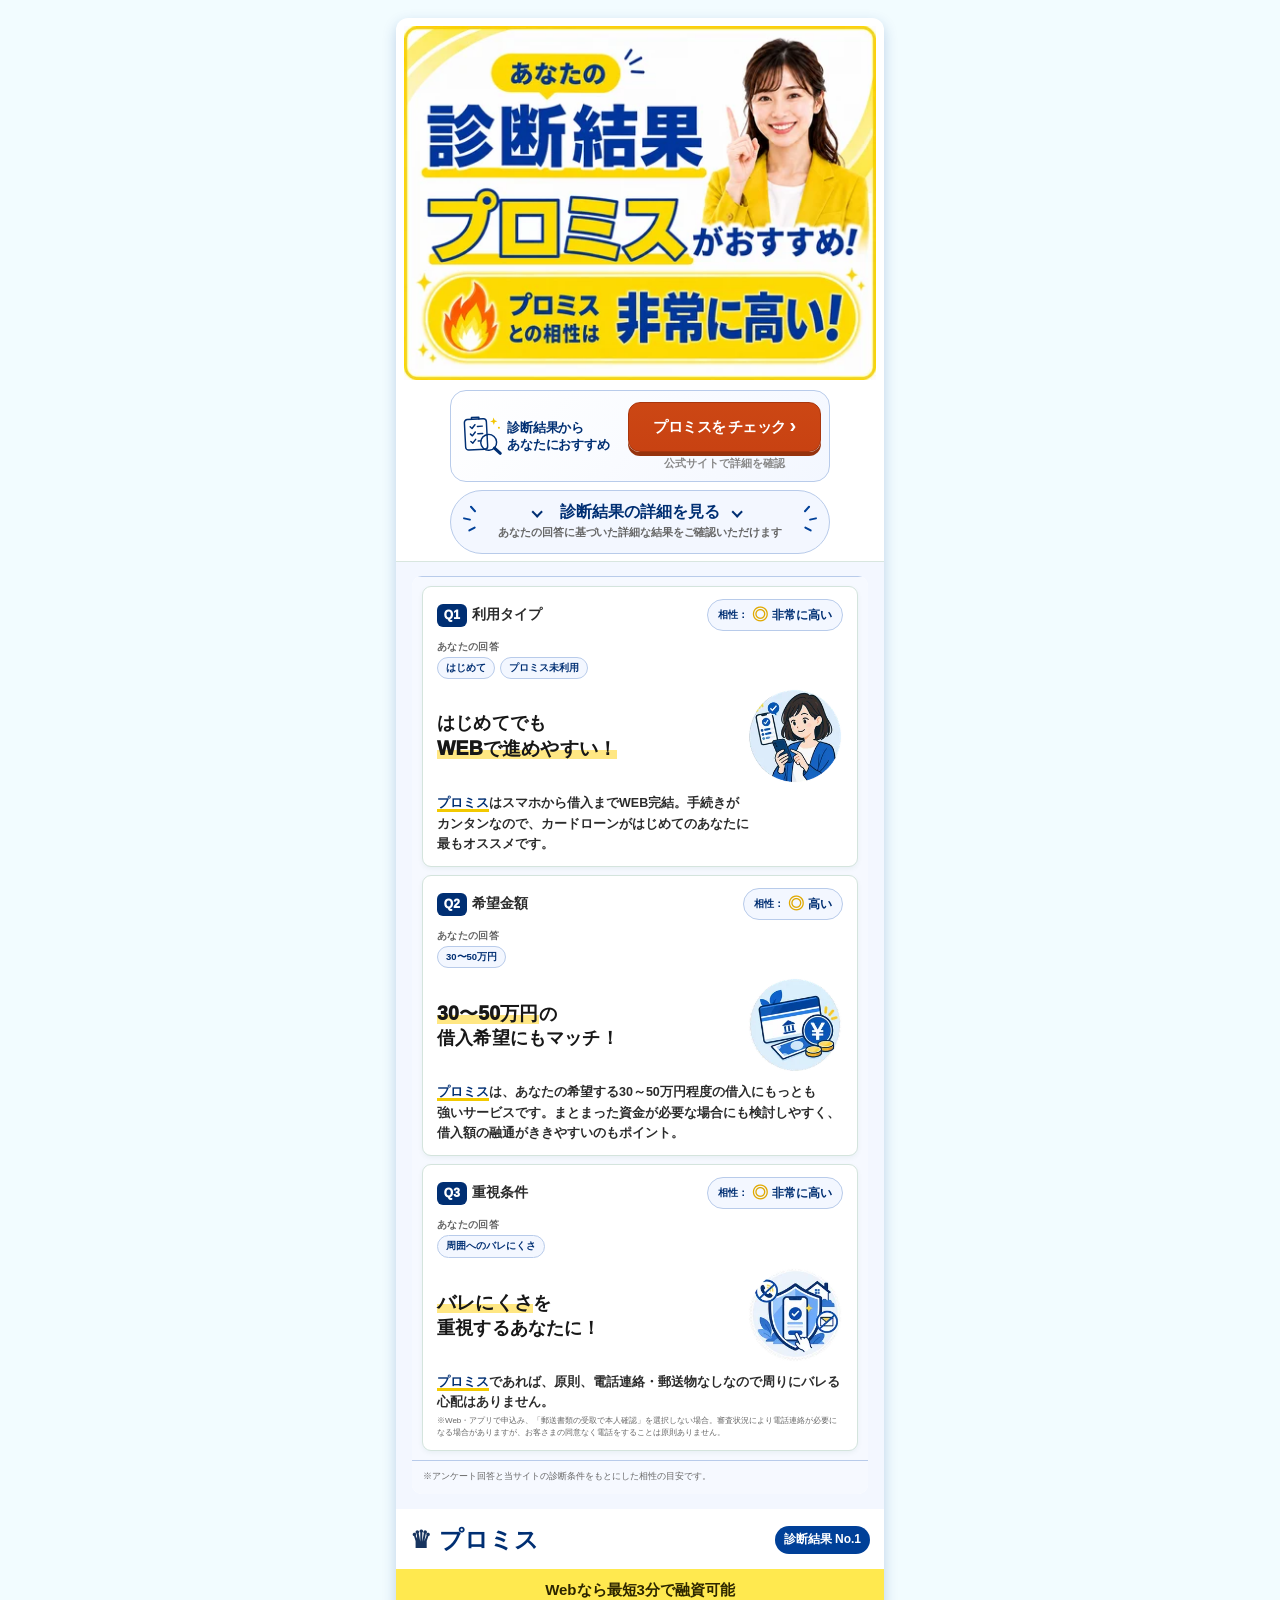
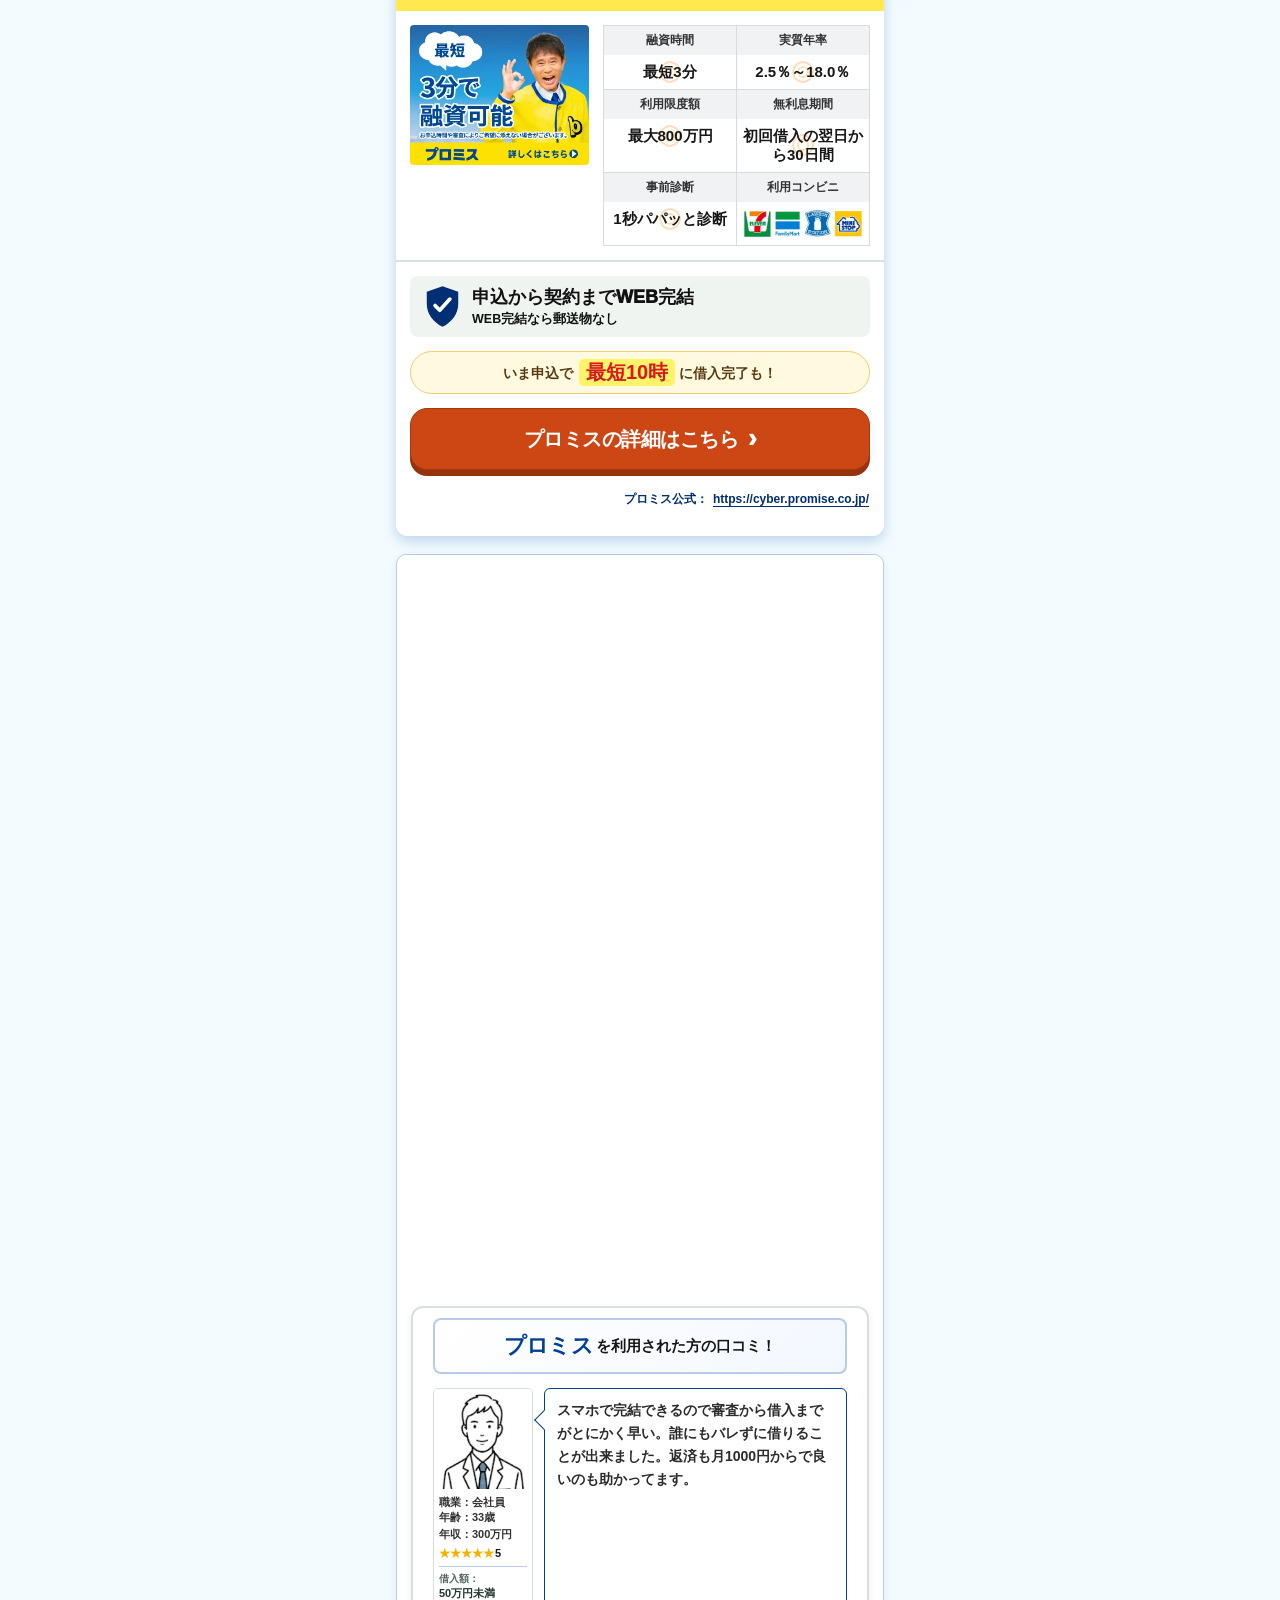
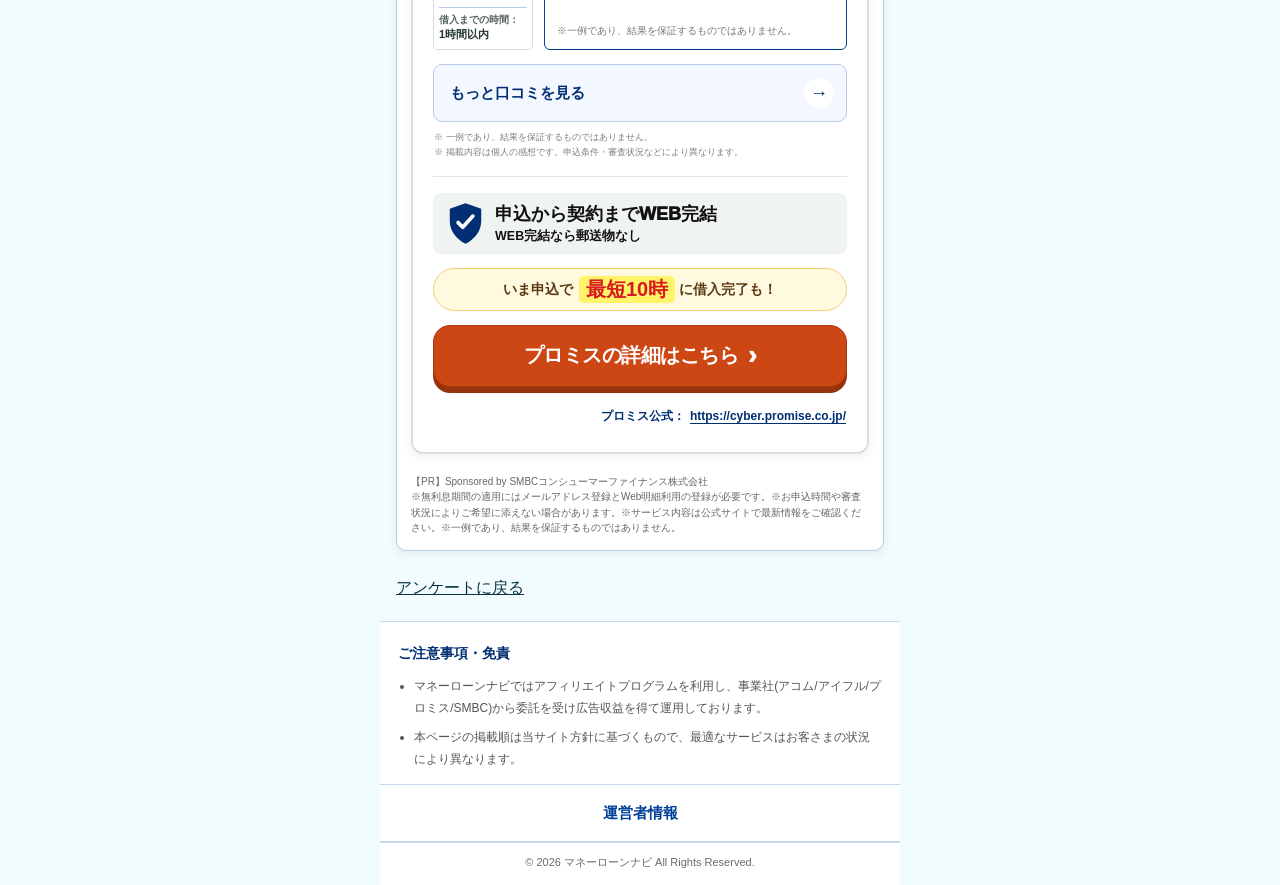
<file: result-promise.html>
<!DOCTYPE html><html lang="ja"><head><meta name="cq-delivery-result" content="pr"><script>(function(){var u=new URL(location.href),p=u.searchParams;p.set("result_offer","pr");p.set("force_offer","1");if(!p.has("cq_usage"))p.set("cq_usage","first_time");if(!p.has("cq_used"))p.set("cq_used","none");if(!p.has("cq_amount"))p.set("cq_amount","30_50");if(!p.has("cq_priority"))p.set("cq_priority","privacy");if(!p.has("cq_return_url"))p.set("cq_return_url","./index.html");history.replaceState(history.state,document.title,u.toString());window.__CQ_DELIVERY_PRESET="pr"})();</script><link href="data:," rel="icon" /><meta charset="UTF-8" /><title>診断結果｜マネーローンナビ</title><meta content="noindex,follow,noarchive" name="robots" /><meta content="width=device-width, initial-scale=1.0" name="viewport" /><meta name="referrer" content="strict-origin-when-cross-origin" /><script>(function(){var p=new URLSearchParams(location.search),o=p.get('result_offer')||'sm',u=String(p.get('cq_usage')||p.get('param1')||'').toLowerCase(),s=p.get('cq_used')||p.get('param2'),f=p.get('force_offer')==='1';if(!f&&s!==null){if(!['experienced','existing','no'].includes(u))o='sm';else{var a=new Set(String(s).split(',').map(function(v){return v.trim().toLowerCase()}).filter(function(v){return v&&v!=='none'})),h=function(v){return v.some(function(x){return a.has(x)})};o=!h(['sm','mobit','smbc_mobit','mobit_legacy'])?'sm':!h(['pr','promise'])?'pr':!h(['ai','aiful'])?'ai':!h(['ac','acom'])?'ac':'sm'}}var n={sm:'mobit',pr:'promise',ai:'aiful',ac:'acom'}[o]||'mobit',l=document.createElement('link');l.rel='preload';l.as='image';l.type='image/webp';l.href='./assets/lenders/'+n+'-diagnosis-recommendation-480.webp';l.fetchPriority='high';document.head.appendChild(l)})();</script><link rel="preload" href="./css/lender-cards.css?v=20260904-004" as="style" /><link rel="preload" href="./css/result-card-bridge.css?v=20260904-006" as="style" /><link rel="preload" href="./css/survey-ui-fixes.css?v=20260904-004" as="style" /><link rel="preload" href="./js/lender-card-first-view.js?v=20260904-002" as="script" /><link rel="preload" href="./css/result-shell.css?v=20260904-001" as="style" /><script src="./js/privacy-consent.js"></script><script>window.addEventListener('load', function() {
  const nodelist = document.body.querySelectorAll('.sb-bg-gum-marker');
  const node = Array.prototype.slice.call(nodelist, 0);

  if (node.length === 0) { return; }
  const windowHeight = window.innerHeight || document.body.clientHeight;
  window.addEventListener('scroll', function (event) {
    let scroll = (window.pageYOffset !== undefined) ? window.pageYOffset : document.documentElement.scrollTop;
    node.forEach(function(marker) {
      let position = marker.offsetTop - windowHeight + 50;
      if (scroll > position) {
        marker.classList.add('animated', 'sb-bg-gum-marker-animated');
        marker.classList.remove('sb-bg-gum-marker');
      }
    });
  }, false);
});</script><script src="./js/result-modern-runtime.js?v=20260904-003"></script><script>window.addEventListener('load', function() {
  function LinkSettingForGunosy() {
  }
  LinkSettingForGunosy.prototype = {
    assign: function() {
      const media = document.querySelector('.js-m-id');
      if (media === null) { return; }
      if (media.dataset.value != '4') { return; }

      const nodelist = document.querySelectorAll('a');
      const node = Array.prototype.slice.call(nodelist, 0);

      node.forEach(function(element) {
        const uri = new URI(element.getAttribute('href'));
        if (uri.query(true).sb_tracking === 'true') {
          let onclickAttribute = element.getAttribute('onclick');
          if (onclickAttribute === null) {
            onclickAttribute = '';
          }
          onclickAttribute += ';this.href=GunosyTransit.link(this.href);';
          element.setAttribute('onclick', onclickAttribute);
        }
      });
    }
  }

  let linkSettingForGunosy = new LinkSettingForGunosy();
  linkSettingForGunosy.assign();
});</script><script>window.addEventListener('message', function() {
  function SetFormActionVisitorId() {
  }
  SetFormActionVisitorId.prototype = {
    assign: function() {
      let iframes = document.querySelectorAll('.sb-form-iframe')
      if (iframes.length === 0) return
      Array.from(iframes).forEach((iframe, i) => {
        const sbTuId = document.querySelector('.js-v-id')
        const articleUid = document.querySelector('.js-a-id')
        const abTestUid = document.querySelector('.js-ab-id')
        const folderUid = document.querySelector('.js-f-id')
        let target = iframe.contentWindow.postMessage ? iframe : undefined;
        if (typeof target != "undefined" && document.body.scrollHeight) {
          target.contentWindow.postMessage({ sb_tu_id: sbTuId.dataset.value, article_uid: articleUid.dataset.value, ab_test_uid: abTestUid.dataset.value, folder_uid: folderUid.dataset.value, posted_beyond: true }, "*");
        }
      });
    }
  }

  let setFormActionVisitorId = new SetFormActionVisitorId();
  setFormActionVisitorId.assign();
});</script><script>window.addEventListener('message', function(e) {
  function SetFolderFormIframeAttributes() {
  }
  SetFolderFormIframeAttributes.prototype = {
    assign: function(e) {
      if (!e.data['posted_beyond']) return
      let forms = document.querySelectorAll(`[data-sb-form-uid="${e.data['uid']}"]`)
      Array.from(forms).forEach((form, i) => {
        let height = e.data['height']
        let width = e.data['width']
        let iframe = form.querySelector('iframe')
        iframe.style.height = height
        iframe.style.width = width
        iframe.style.margin = '0 auto'
      });
    }
  }

  let setFolderFormIframeHeight = new SetFolderFormIframeAttributes();
  setFolderFormIframeHeight.assign(e);
});</script><script>window.addEventListener('DOMContentLoaded', function() {
  let iframes = document.querySelectorAll('.sb-form-iframe')
  Array.from(iframes).forEach((iframe, i) => {
    const uri = new URI(iframe.src);
    const iframe_host = document.querySelector('.js-folder-form-host')
    iframe.src = uri.protocol() + '://' + iframe_host.dataset.value + uri.path()
  });
});</script><script>window.addEventListener('load', function() {
  var scroll = new SmoothScroll('a[href*="#"]', {
    speed:1000
  });
});</script><!-- Meta Pixel Code (analytics consent required) -->
<script>
window.CQConsent.runWhenGranted(function() {
  !function(f,b,e,v,n,t,s)
  {if(f.fbq)return;n=f.fbq=function(){n.callMethod?
  n.callMethod.apply(n,arguments):n.queue.push(arguments)};
  if(!f._fbq)f._fbq=n;n.push=n;n.loaded=!0;n.version='2.0';
  n.queue=[];t=b.createElement(e);t.async=!0;
  t.src=v;s=b.getElementsByTagName(e)[0];
  s.parentNode.insertBefore(t,s)}(window, document,'script',
  'https://connect.facebook.net/en_US/fbevents.js');
  fbq('init', '1717363732527950');
  fbq('track', 'PageView');
});
</script>
<!-- End Meta Pixel Code -->
<script>

(function(self, undefined) {Object.defineProperty(Array.prototype,"values",{value:Array.prototype[Symbol.iterator],enumerable:!1,writable:!1});})('object' === typeof window && window || 'object' === typeof self && self || 'object' === typeof global && global || {});</script><link rel="stylesheet" href="./css/lender-cards.css?v=20260904-004"><link rel="stylesheet" href="./css/result-card-bridge.css?v=20260904-006"><link rel="stylesheet" href="./css/survey-ui-fixes.css?v=20260904-004"><link rel="stylesheet" href="./css/result-shell.css?v=20260904-001"><style id="local-overflow-guard">html,body{max-width:100%;overflow-x:hidden}</style><style id="page-sr-title-style">.page-sr-title{position:absolute!important;width:1px;height:1px;margin:-1px;padding:0;overflow:hidden;clip:rect(0 0 0 0);clip-path:inset(50%);white-space:nowrap;border:0}</style><link rel="stylesheet" href="./css/exit-prevention-mobit.css?v=20260904-001"><script defer src="./js/exit-prevention-mobit.js?v=20260904-002"></script></head><body><h1 class="page-sr-title">あなたの診断結果</h1><script>function getSbCookie(name) {
  const match = document.cookie.match(new RegExp('(^| )' + name + '=([^;]+)'));
  if (match) return match[2];
}

function generateArticleUrl(articleUid) {
  const currentUrl = new URL(window.location.href);

  const currentHost = currentUrl.host;
  const newPath = '/articles/' + articleUid;
  const newUrl = new URL(newPath, 'https://' + currentHost);
  const allowedTrackingParams = new Set(["gclid", "dclid", "fbclid", "msclkid", "ttclid"]);
  currentUrl.searchParams.forEach((value, key) => {
    if (/^utm_(source|medium|campaign|term|content)$/.test(key) || allowedTrackingParams.has(key)) {
      newUrl.searchParams.set(key, value);
    }
  });
  return newUrl.toString();
}

const articleUid = "gtrWXFpnvLmDUJSPrg"

window.sb_global_id = getSbCookie('_sb_global');
window.sb_visitor_id = getSbCookie('_sb_tu');
window.sb_article_url = generateArticleUrl(articleUid);</script><script>document.addEventListener("DOMContentLoaded", function() {
  document.querySelector('.js-v-id').dataset.value = window.sb_visitor_id;
});</script><div class="js-t-id" data-value="a240f9f8-72cb-42df-a37f-cd19f23330e0"></div><div class="js-m-id" data-value="55"></div><div class="js-v-id" data-value="99e2c070-3348-4338-af03-c37cf85798fc"></div><div class="js-a-id" data-value="gtrWXFpnvLmDUJSPrg"></div><div class="js-ab-id" data-value="koRfwtAFGiUJDdcLoGDyw"></div><div class="js-f-id" data-value="5ec600f5-6494-48a3-8275-fc587af4c16a"></div><div class="js-asp-session" data-value="{&quot;session_id&quot;:null}"></div><div class="js-folder-form-host" data-value="sb-form.mysquadbeyond.com"></div><div class="js-has-funnel" data-value="false"></div><div class="article-body">
  <div class="cq-shell" id="cq-result-page" data-cq-pending="true">
      <main class="cq-result-main">
          <div data-recent-lender-card></div>
          <script src="./js/lender-card-first-view.js?v=20260904-002"></script>


          <div class="cq-experience-transfer cq-experience-transfer--experienced" data-cq-experience-guide="experienced" hidden>
              <section class="reasons section" id="reasons-experienced" data-section="reasons" data-variant="experienced" data-accordion-enabled="true">
                  <div class="container">
                      <div class="reasons__heading-img" style="text-align:center; margin-bottom: 1.5rem;">
                          <div class="reasons__heading-panel">
                              <h2 class="reasons__heading-title">利用経験がある人が必ずおさえるべき3つのポイント</h2>
                          </div>
                      </div>
                      <div class="reasons__list">
                          <div class="reasons__item">
                              <div class="reasons__question">
                                  <span class="reasons__num">1.</span><span class="reasons__q-text">他社借り入れ中でも申し込み可能</span><span class="reasons__toggle">＋</span>
                              </div>
                              <div class="reasons__answer">
                                  <div class="reasons__answer-inner">
                                      <p>他社からの借り入れ経験があったり、返済中の方でも、各社へのお申し込みが可能です。</p>
                                  </div>
                              </div>
                          </div>
                          <div class="reasons__item">
                              <div class="reasons__question">
                                  <span class="reasons__num">2.</span><span class="reasons__q-text">契約は複数社で</span><span class="reasons__toggle">＋</span>
                              </div>
                              <div class="reasons__answer">
                                  <div class="reasons__answer-inner">
                                      <p>当サイトでは、複数社との契約を推奨しています。返済負担や利率、無利息期間を加味して、複数社から借り入れできる状態をつくっておくと、状況に応じてもっとも負担の少ない借り方が可能になります。</p>
                                  </div>
                              </div>
                          </div>
                          <div class="reasons__item">
                              <div class="reasons__question">
                                  <span class="reasons__num">3.</span><span class="reasons__q-text">一度審査に落ちても諦めない</span><span class="reasons__toggle">＋</span>
                              </div>
                              <div class="reasons__answer">
                                  <div class="reasons__answer-inner">
                                      <p>審査基準は各社で異なります。仮にいずれか1社で審査に落ちても、別の会社に申し込めば、審査に通る可能性もございます。</p>
                                  </div>
                              </div>
                          </div>
                      </div>
                  </div>
              </section>

              <section class="faq section" id="faq-experienced" data-section="faq" data-accordion-mode="single">
                  <div class="container">
                      <h2 class="section-title">よくあるご質問</h2>
                      <p class="faq__lead">比較時に見直したい条件や、申込前に確認したい内容をまとめています。</p>
                      <div class="faq__list">
                          <div class="faq__group" data-faq-group-id="pre_anxiety">
                              <button type="button" class="faq__group-toggle" aria-expanded="false"><span class="faq__group-title">申込前の不安解消</span><span class="faq__group-icon">＋</span></button>
                              <div class="faq__group-body">
                                  <div class="faq__item" data-faq-item-id="faq_screening_tips">
                                      <div class="faq__question">
                                          <span class="q-icon">Q</span>
                                          <h4>以前審査落ちしたことがあるけど大丈夫ですか？</h4>
                                          <span class="toggle">＋</span>
                                      </div>
                                      <div class="faq__answer">
                                          <div class="faq__answer-inner">
                                              <p>時間を空けての再審査で通る可能性もあります。ですが審査基準は各社で異なるため、以前申し込みした会社とは別の会社に申し込むことを当サイトでは推奨しています。</p>
                                          </div>
                                      </div>
                                  </div>
                                  <div class="faq__item" data-faq-item-id="faq_privacy">
                                      <div class="faq__question">
                                          <span class="q-icon">Q</span>
                                          <h4>在籍確認や郵送物で、家族や職場にバレませんか？</h4>
                                          <span class="toggle">＋</span>
                                      </div>
                                      <div class="faq__answer">
                                          <div class="faq__visual faq__visual--wide"><img src="./assets/page/shared-lazy.png" width="1600" height="893" alt="在籍確認・電話確認についてのインフォグラフィック" class="lazyload" data-src="./assets/page/6713036-9c2adf74-4da9-4c4c-89f7-9a8b84e26227.webp"></div>
                                          <div class="faq__answer-inner">
                                              <p>「WEB完結・郵送物なし」を選べば、バレる心配はほとんどありません。大手各社は原則として「電話による在籍確認なし」「自宅への郵送物なし」で手続きが可能です。</p>
                                          </div>
                                      </div>
                                  </div>
                                  <div class="faq__item" data-faq-item-id="faq_credit_effect">
                                      <div class="faq__question">
                                          <span class="q-icon">Q</span>
                                          <h4>今後、クレカを作ったりローンを組む時に影響しますか？</h4>
                                          <span class="toggle">＋</span>
                                      </div>
                                      <div class="faq__answer">
                                          <div class="faq__answer-inner">
                                              <p>カードローンを利用することで悪影響が出ることはありません。毎月きちんと返済をしていれば大丈夫です。</p>
                                              <div class="faq__answer-note-wrap"><small class="faq__answer-note">※支払いの延滞が続くと信用情報に傷がつく可能性があります</small></div>
                                          </div>
                                      </div>
                                  </div>
                              </div>
                          </div>
                          <div class="faq__group" data-faq-group-id="eligibility">
                              <button type="button" class="faq__group-toggle" aria-expanded="false"><span class="faq__group-title">申込条件・審査・必要書類</span><span class="faq__group-icon">＋</span></button>
                              <div class="faq__group-body">
                                  <div class="faq__item" data-faq-item-id="faq_parttime_student">
                                      <div class="faq__question">
                                          <span class="q-icon">Q</span>
                                          <h4>パートやアルバイト、学生でも借りられますか？</h4>
                                          <span class="toggle">＋</span>
                                      </div>
                                      <div class="faq__answer">
                                          <div class="faq__answer-inner">
                                              <p>はい、毎月安定した収入があれば借りられます。年収の高さよりも「毎月きちんと稼いでいるか」が重要です。</p>
                                              <div class="faq__answer-note-wrap"><small class="faq__answer-note">※ご自身に収入がない無職や専業主婦（主夫）の方は利用できません。</small></div>
                                          </div>
                                      </div>
                                  </div>
                                  <div class="faq__item" data-faq-item-id="faq_required_docs">
                                      <div class="faq__question">
                                          <span class="q-icon">Q</span>
                                          <h4>申し込みには何が必要ですか？（書類など）</h4>
                                          <span class="toggle">＋</span>
                                      </div>
                                      <div class="faq__answer">
                                          <div class="faq__visual faq__visual--wide"><img src="./assets/page/shared-lazy.png" width="1328" height="712" alt="申込時に必要な書類についてのインフォグラフィック" class="lazyload" data-src="./assets/page/6730865-f2a346e8-590b-4e24-a509-efc770bae73c.webp"></div>
                                          <div class="faq__answer-inner">
                                              <p>基本は「運転免許証」などの本人確認書類だけでOKです。スマホで撮影して送るだけで完了します。</p>
                                              <div class="faq__answer-note-wrap"><small class="faq__answer-note">※借入希望額が50万円を超える場合などは、給与明細などの「収入証明書」が追加で必要です。</small></div>
                                          </div>
                                      </div>
                                  </div>
                              </div>
                          </div>
                          <div class="faq__group" data-faq-group-id="borrow_repay">
                              <button type="button" class="faq__group-toggle" aria-expanded="false"><span class="faq__group-title">借り方・返し方</span><span class="faq__group-icon">＋</span></button>
                              <div class="faq__group-body">
                                  <div class="faq__item" data-faq-item-id="faq_same_day">
                                      <div class="faq__question">
                                          <span class="q-icon">Q</span>
                                          <h4>今日中に借りることはできますか？</h4>
                                          <span class="toggle">＋</span>
                                      </div>
                                      <div class="faq__answer">
                                          <div class="faq__visual faq__visual--wide"><img src="./assets/page/shared-lazy.png" width="1330" height="712" alt="今日中に借りる場合の目安についてのインフォグラフィック" class="lazyload" data-src="./assets/page/6743189-a12d9a6e-5852-4960-9bea-cd4cfb55dd6a.png"></div>
                                          <div class="faq__answer-inner">
                                              <p>はい、可能です。時間帯にもよりますが、スマホからの申し込みで最短3〜20分ほどで審査が完了し、その日のうちにお金を借りられます。急ぎの場合は早めの時間に申し込みましょう。</p>
                                          </div>
                                      </div>
                                  </div>
                                  <div class="faq__item" data-faq-item-id="faq_weekend">
                                      <div class="faq__question">
                                          <span class="q-icon">Q</span>
                                          <h4>土日・祝日でも申し込みや借り入れはできますか？</h4>
                                          <span class="toggle">＋</span>
                                      </div>
                                      <div class="faq__answer">
                                          <div class="faq__visual faq__visual--wide"><img src="./assets/page/shared-lazy.png" width="1159" height="624" alt="土日祝日の申し込みや借り入れについてのインフォグラフィック" class="lazyload" data-src="./assets/page/6745088-4613bfdf-d8cd-4a60-84c8-d665b98d7a50.png"></div>
                                          <div class="faq__answer-inner">
                                              <p>はい、スマホから24時間いつでも申し込めます。審査の対応時間内（おおむね夜21時頃まで）に手続きが完了すれば、休日でも当日中の借り入れが可能です。</p>
                                          </div>
                                      </div>
                                  </div>
                                  <div class="faq__item" data-faq-item-id="faq_monthly_repayment">
                                      <div class="faq__question">
                                          <span class="q-icon">Q</span>
                                          <h4>毎月どうやって返すの？いくらから返せる？</h4>
                                          <span class="toggle">＋</span>
                                      </div>
                                      <div class="faq__answer">
                                          <div class="faq__visual faq__visual--wide"><img src="./assets/page/shared-lazy.png" width="1327" height="709" alt="毎月の返済方法と返済額についてのインフォグラフィック" class="lazyload" data-src="./assets/page/6751018-046cf864-91f0-4e90-a346-3128fbf36fa8.png"></div>
                                          <div class="faq__answer-inner">
                                              <p>コンビニATM、スマホからの銀行振込、口座引き落としなどで手軽に返済できます。毎月の最低返済額は1,000円〜数千円から設定できるため、無理のないペースで返せます。</p>
                                          </div>
                                      </div>
                                  </div>
                              </div>
                          </div>
                      </div>
                  </div>
              </section>
          </div>

          <div class="cq-back-to-top" aria-label="アンケート回答画面に戻る">
              <a class="cq-back-to-top__button" href="#" data-cq-back-to-top>アンケートに戻る</a>
          </div>

          <section class="cq-legal-disclaimer" aria-labelledby="cq-legal-disclaimer-title">
              <h2 id="cq-legal-disclaimer-title">ご注意事項・免責</h2>
              <ul>
                  <li>マネーローンナビではアフィリエイトプログラムを利用し、事業社(アコム/アイフル/プロミス/SMBC)から委託を受け広告収益を得て運用しております。</li>
                  <li>本ページの掲載順は当サイト方針に基づくもので、最適なサービスはお客さまの状況により異なります。</li>
              </ul>
          </section>

          <section class="cq-operator-link-area" aria-label="運営者情報">
              <a class="cq-operator-link-area__anchor" href="./operationinfo.html">運営者情報</a>
          </section>

          <footer class="cq-result-footer">
              <p>© 2026 マネーローンナビ All Rights Reserved.</p>
          </footer>
      </main>



  </div>
<script src="./js/result-runtime-loader.js?v=20260904-002"></script>

</div><script>const lazyLoadInstance = new LazyLoad({
  elements_selector: '.lazyload',
  callback_loaded: function(element) {
    element.classList.remove('lazyload');
  }
});</script><script>'use strict';

(function() {
  function Heatmap() {
    this.exclusionTags = ['script', 'noscript', 'link', 'style', 'meta'];
    this.windowWidth = window.innerWidth || document.documentElement.clientWidth || 0;
    this.windowHeight = window.innerHeight || document.body.clientHeight || 0;
    this.indexedElements = [];
    this.isScrollStop = true;
    this.scrollStopTime = new Date();
    this.scrollStartTime = 0;

    this.dbName = 'production_squadbeyond';

    this.exitVisibilityChange = '';
    if (document.hidden != null) {
      this.exitVisibilityChange = 'visibilitychange';
    } else if (document.mozHidden != null) {
      this.exitVisibilityChange = 'mozvisibilitychange';
    } else if (document.msHidden != null) {
      this.exitVisibilityChange = 'msvisibilitychange';
    } else if (document.webkitHidden != null) {
      this.exitVisibilityChange = 'webkitvisibilitychange';
    }

    this.lambdaApi = "https://hd4wr2if8b.execute-api.ap-northeast-1.amazonaws.com/default/squadbeyond_bigquery_api_02";
    this.maxArrivalPosition = 0;
    this.arrivalIndexes = [];

    this.widgetList = [];
    this.viewedWidgetClassnameList = [];
  }

  Heatmap.prototype = {
    getBqApi: function(table, rows) {
      const uri = new URI("https://bq-api.squadbeyond.com/articles/actions");
      uri.setSearch('table', table);
      uri.setSearch('articleUid', "gtrWXFpnvLmDUJSPrg");
      uri.setSearch('environment', 'production');
      uri.setSearch('visitor_id', window.sb_visitor_id);
      rows.url = window.sb_article_url;
      rows.article_uid = "gtrWXFpnvLmDUJSPrg";
      rows.visitor_global_id = window.sb_global_id;
      rows.visitor_id = window.sb_visitor_id;
      rows.window_width = this.windowWidth;
      rows.window_height = this.windowHeight;
      rows.user_agent = navigator.userAgent;
      uri.setSearch('rows', encodeURIComponent(JSON.stringify(rows)));
      const xmlHttp = new XMLHttpRequest();
      xmlHttp.open('GET', uri.toString(), true);
      xmlHttp.send(null);
    },
    assignIndexAttribute: function() {
      let _this = this;
      let articleBody = document.body.querySelector('.article-body');
      articleBody.dataset.sbhi = 3;
      const articeBodyNodelist = articleBody.querySelectorAll('*');
      const articeBodyNode = Array.prototype.slice.call(articeBodyNodelist, 0);
      articeBodyNode.forEach(function(element, index) {
        index = index + 4;
        if (element.classList.contains('sb-fixed')) { return; }
        let tagName = element.tagName.toLowerCase();
        if (_this.exclusionTags.indexOf(tagName) != -1) { return; }
        if (getComputedStyle(element, null).position === 'fixed') {
          const elementNodelist = element.querySelectorAll('*');
          const elementNode = Array.prototype.slice.call(elementNodelist, 0);
          elementNode.forEach(function(element) {
            element.classList.add('sb-fixed');
          });
          return;
        }
        element.dataset.sbhi = index;
      });
      const indexedElements = document.querySelectorAll('[data-sbhi]');
      this.indexedElements = Array.prototype.slice.call(indexedElements, 0);
    },
    fetchWidgetList: function() {
      const widgetList = document.querySelectorAll("[id^='sb-part-'], [data-sb-part-id]");
      this.widgetList = Array.prototype.slice.call(widgetList, 0);
    },
    assignCursorPointer: function() {
      let ios = /iPad|iPhone|iPod/.test(navigator.userAgent) && !window.MSStream;
      if (ios) {
        document.body.style.cursor = 'pointer';
      }
    },
    assignParameterToLink: function() {
      const currentPageUri = new URI(location.href);
      currentPageUri.removeQuery('sbrd'); // For egg cart
      currentPageUri.removeQuery('sb_tu_id');
      currentPageUri.removeQuery('step_uid');
      [
        'cq_usage', 'cq_used', 'cq_amount', 'cq_priority', 'cq_diag_id', 'cq_t',
        'cq_return_url', 'result_offer', 'force_offer', 'item',
        'param1', 'param2', 'param3', 'param5'
      ].forEach(function(name) { currentPageUri.removeQuery(name); });
      const allowedTrackingQueryNames = ['utm_source', 'utm_medium', 'utm_campaign', 'utm_term', 'utm_content', 'utm_id', 'utm_source_platform', 'utm_creative_format', 'utm_marketing_tactic', 'gclid', 'dclid', 'wbraid', 'gbraid', 'fbclid', 'msclkid', 'yclid', 'ttclid', 'srsltid'];
      const currentPageQueries = currentPageUri.query(true);
      Object.keys(currentPageQueries).forEach(function(name) {
        if (allowedTrackingQueryNames.indexOf(name) === -1) delete currentPageQueries[name];
      });

      const aspSession = JSON.parse(document.querySelector('.js-asp-session').dataset.value)

      const nodelist = document.body.querySelectorAll("a[href^=http")
      const node = Array.prototype.slice.call(nodelist, 0);
      node.forEach(function(element) {
        if (element.href.includes('tel:')) return
        if (element.dataset.sbLinkDecorated === 'true') return;
        element.dataset.sbLinkDecorated = 'true';
        const uri = new URI(element.href);
        Object.keys(currentPageQueries).forEach(function(name) { uri.removeQuery(name); });
        uri.addQuery(currentPageQueries);
        uri.removeQuery('squadbeyond_uid');
        uri.addQuery('squadbeyond_uid', window.sb_visitor_id);
        uri.removeQuery('sb_article_uid');
        uri.addQuery('sb_article_uid', "gtrWXFpnvLmDUJSPrg");
        element.href = uri.toString();

        if (aspSession.session_id) {
          const uri = new URI(element.href);
          uri.removeQuery(aspSession.session_id);
          uri.addQuery(aspSession.session_id, window.sb_visitor_id);
          element.href = uri.toString();
        }

        const isRedirectLink = element.href.match(/\/redirect_pages\//) != null;
        if (isRedirectLink) {
          const uri = new URI(element.href);
          uri.removeQuery('article_url');
          uri.addQuery('article_url', window.sb_article_url);
          element.href = uri.toString();
        }

        element.addEventListener('click', function(event) {
          try {
            currentPageUri.removeQuery('sb_article_uid');
            currentPageUri.addQuery('sb_article_uid', "gtrWXFpnvLmDUJSPrg");
            currentPageUri.removeQuery('sb_tu_id');
            currentPageUri.addQuery('sb_tu_id', window.sb_visitor_id);
            history.replaceState(null, null, currentPageUri.toString());
          }
          catch(e) {
          }
        });
      });
    },
    isAnyPartOfElementInViewport: function(element) {
      let rect = element.getBoundingClientRect();
      let windowHeight = (window.innerHeight || document.documentElement.clientHeight);
      let windowWidth = (window.innerWidth || document.documentElement.clientWidth);
      let widthInView = (rect.top <= windowHeight) && ((rect.top + rect.height) >= 0);
      let heightInView = (rect.left <= windowWidth) && ((rect.left + rect.width) >= 0);
      return (widthInView && heightInView);
    },
    fetchElementInViewport: function(position) {
      let _this = this;
      let elementFromPoint = null;
      let baseY = 0;
      let scroll = (window.pageYOffset !== undefined) ? window.pageYOffset : document.documentElement.scrollTop;
      switch(position) {
        case 'center':
          elementFromPoint = document.elementFromPoint(this.windowWidth / 2, this.windowHeight / 2);
          let center = this.windowHeight / 2;
          baseY = scroll + center;
          break;
        case 'bottom':
          elementFromPoint = document.elementFromPoint(this.windowWidth / 2, this.windowHeight - 1);
          baseY = scroll + this.windowHeight;
          break;
      }
      if (elementFromPoint != null && elementFromPoint.dataset.sbhi) {
        return elementFromPoint;
      }
      let prevDiff = 0;
      let closestElement = null;
      this.indexedElements.forEach(function(element) {
        if (_this.isAnyPartOfElementInViewport(element)) {
          let elementClientRect = element.getBoundingClientRect();
          let diff = Math.abs(baseY - (elementClientRect.top + scroll));
          if (prevDiff > diff) {
            closestElement = element;
          }
          prevDiff = diff;
        }
      });
      return closestElement;
    },
    renderArrivalImage: function() {
      let bottomElement = this.fetchElementInViewport('bottom');
      if (!bottomElement) { return; }
      const index = bottomElement.dataset.sbhi;
      let scroll = (window.pageYOffset !== undefined) ? window.pageYOffset : document.documentElement.scrollTop;
      let rect = bottomElement.getBoundingClientRect();
      let bottomElementTop = scroll + rect.top;
      let arrivedAtElementY = (scroll + this.windowHeight) - bottomElementTop;
      let yPercent = Math.floor(((arrivedAtElementY / rect.height) * 100));

      const bgArrivalPosition = scroll + this.windowHeight;
      if (this.maxArrivalPosition < bgArrivalPosition && !this.arrivalIndexes.includes(index)) {
        this.getBqApi(
          'visitor_arrivals',
          {
            index: index,
            y_percent: yPercent,
          }
        );
        this.arrivalIndexes.push(index);
        this.maxArrivalPosition = bgArrivalPosition;
      }
    },
    renderVisibleWidget: function() {
      try {
        let _this = this;
        this.widgetList.forEach(function(element) {
          const widgetId = element.getAttribute('id') || `sb-part-${element.dataset.sbPartId}` || '';
          const r = widgetId.match(/^sb\-part\-(.*)$/);
          const isInViewport = _this.isAnyPartOfElementInViewport(element);
          const className = element.className;
          if (r && isInViewport && !_this.viewedWidgetClassnameList.includes(className)) {
            _this.getBqApi(
              'widget_vimp_logs',
              {
                widget_id: widgetId,
              }
            );
            _this.viewedWidgetClassnameList.push(className);
          }
        });
      } catch (e) {
      }
    },
    renderAttentionImage: function() {
      if (this.scrollStopTime === 0) { return; }
      const secondWithDecimalPoint = (this.scrollStartTime.getTime() - this.scrollStopTime.getTime()) / 1000;
      if (secondWithDecimalPoint < 1.0) { return; }
      let second = Math.round(((this.scrollStartTime.getTime() - this.scrollStopTime.getTime()) / 1000));
      let centerElement = this.fetchElementInViewport('center');
      if (!centerElement) { return; }
      let scroll = (window.pageYOffset !== undefined) ? window.pageYOffset : document.documentElement.scrollTop;
      let rect = centerElement.getBoundingClientRect();
      let centerElementTop = Math.floor(scroll + rect.top);
      let pageCenter = (scroll + (this.windowHeight / 2))
      let yPercent = Math.floor((pageCenter - centerElementTop) / rect.height * 100);

      this.getBqApi(
        'visitor_attentions',
        {
          index: centerElement.dataset.sbhi,
          y_percent: yPercent,
          second: second,
        }
      );
    },
    renderScrollImages: function() {
      let _this = this;
      let isScrolling;
      window.addEventListener('scroll', function (event) {
        window.clearTimeout(isScrolling);
        _this.isScrollStop = false;
        _this.scrollStartTime = new Date();
        _this.renderAttentionImage();
        _this.scrollStopTime = 0;
        isScrolling = setTimeout(function() {
          _this.renderArrivalImage();
          _this.renderVisibleWidget();
          _this.isScrollStop = true;
          _this.scrollStopTime = new Date();
          _this.scrollStartTime = 0;
        }, 200);
      }, false);
    },
    getTouchPosition: function(event) {
      let x = undefined;
      let y = undefined;
      if (event.changedTouches && event.changedTouches[0]) {
        let touchObject = event.changedTouches[0];
        x = touchObject.pageX;
        y = touchObject.pageY;
      } else if (event.originalEvent && event.originalEvent.touches) {
        x = event.originalEvent.touches[0].pageX;
        y = event.originalEvent.touches[0].pageY;
      } else {
        x = event.pageX;
        y = event.pageY;
      }
      return { x: x, y: y };
    },
    renderClickImage: function() {
      let _this = this;
      document.body.addEventListener('click', function(event) {
        let redirectUrl = '';
        let anchorTagIndex = null;
        let isTracking = null;
        let currentNode = event.target;
        while (currentNode && currentNode.tagName !== 'BODY') {
          const tagName = currentNode.tagName;
          if (tagName && tagName === 'A' && redirectUrl === '') {
            redirectUrl = currentNode.href || '';
            anchorTagIndex = currentNode.dataset.sbhi || null;
            isTracking = currentNode.dataset.sbTracking || null;
          } else if (tagName && tagName === 'BUTTON' && currentNode.getAttribute('type') === 'submit' && redirectUrl === '') {
            isTracking = currentNode.dataset.sbTracking || null;
          }
          currentNode = currentNode.parentNode;
        }
        let position = _this.getTouchPosition(event);
        let rect = event.target.getBoundingClientRect();
        let positionX = rect.left + window.pageXOffset;
        let positionY = rect.top + window.pageYOffset;
        let x = position.x - positionX;
        let y = position.y - positionY;
        let xPercent = (x / rect.width * 100).toFixed(1);
        let yPercent = (y / rect.height * 100).toFixed(1);

        _this.getBqApi(
          'visitor_clicks',
          {
            index: event.target.dataset.sbhi,
            x_percent: xPercent,
            y_percent: yPercent,
            link: redirectUrl,
            anchor_tag_index: anchorTagIndex,
            is_tracking: isTracking,
          }
        );
      });
    },
    getCookie: function(name) {
      const match = document.cookie.match(new RegExp('(^| )' + name + '=([^;]+)'));
      if (match) return match[2];
    },
    sendFbParams: function() {
      const fbc = this.getCookie('_fbc') || '';
      const fbp = this.getCookie('_fbp') || '';
      const existsParams = fbc != '' || fbp != '';
      if (!existsParams) {
        return;
      }
      const rows = {
        visitor_id: window.sb_visitor_id,
        fbc: fbc,
        fbp: fbp,
      }
      const uri = new URI("https://bq-api.squadbeyond.com/tables/visitor_facebook_parameters/records");
      uri.setSearch('row', encodeURIComponent(JSON.stringify(rows)));
      const xmlHttp = new XMLHttpRequest();
      xmlHttp.open('GET', uri.toString(), true);
      xmlHttp.send(null);
    }
  }

  window.CQConsent.runWhenGranted(function() {
    let heatmap = window.__cqHeatmap = new Heatmap();
    heatmap.assignIndexAttribute();
    heatmap.assignCursorPointer();
    heatmap.assignParameterToLink();
    heatmap.renderArrivalImage();
    heatmap.renderScrollImages();
    heatmap.renderClickImage();
    heatmap.sendFbParams();
    heatmap.fetchWidgetList();
    heatmap.renderVisibleWidget();
    window.addEventListener('cq:full-card-ready', function() {
      heatmap.assignIndexAttribute();
      heatmap.assignParameterToLink();
      heatmap.fetchWidgetList();
    }, { once: true });
  });
})();</script><script>window.CQConsent.runWhenGranted(function() {
  const storageValue = JSON.stringify({ article_uid: "gtrWXFpnvLmDUJSPrg", visitor_uid: window.sb_visitor_id });
  sessionStorage.setItem('sb_global_id', window.sb_global_id);
  sessionStorage.setItem("sb_bp_koRfwtAFGiUJDdcLoGDyw", storageValue);
  localStorage.setItem('sb_global_id', window.sb_global_id);
  localStorage.setItem("sb_bp_koRfwtAFGiUJDdcLoGDyw", storageValue);
});</script><script>let hasFunnel = document.querySelector('.js-has-funnel').dataset.value
if (hasFunnel === "true") {
  let sbUrl = new URL(location.href);
  let sbParams = new URLSearchParams(sbUrl.search);
  if (sbParams.get('step_uid')) {
    sbParams.delete('step_uid')
    history.replaceState(null, null, location.pathname + `?${sbParams.toString()}`)
  }
}</script><script>window.addEventListener("DOMContentLoaded", function () {
  const replacements = [
    {
      oldURL: "./assets/page/5012499-82022174-1563-487b-9cf5-b711c6bc5ecb.webp",
      newURL: "./assets/page/5059531-2ebbb4ff-c5ed-4b11-a7c5-18fa325d335b.webp"
    },
    {
      oldURL: "./assets/page/5012501-1f207b41-3cc3-4252-a4a7-4dc81be333f3.webp",
      newURL: "./assets/page/5059535-c03ecacd-377c-4f2c-bfd7-ae05b5cbc938.webp"
    },
    {
      oldURL: "./assets/page/5012504-22d8a387-416c-498f-88c3-d0856816940d.webp",
      newURL: "./assets/page/5059539-b34cf1cd-9ca7-4afe-bf89-e445a2989f3d.webp"
    },
    {
      oldURL: "./assets/page/5012666-b12a03d3-4a2f-4ac4-89e9-73445d3c3f02.webp",
      newURL: "./assets/page/5059540-4c20cbc3-7cf1-4818-8ad4-d70278178870.webp"
    },
    {
      oldURL: "./assets/page/5012693-2ab7d361-766a-4a6e-80bc-dd90453651e3.webp",
      newURL: "./assets/page/5059542-a87026b6-35db-4a75-bc94-74dd2a0a8874.webp"
    },
    {
      oldURL: "./assets/page/5012701-2dcdf4de-9630-4117-99ae-6750966c9e3d.webp",
      newURL: "./assets/page/5059548-2dbbcd13-5b53-49de-819b-8366d71f2004.webp"
    },
    {
      oldURL: "./assets/page/5012724-f380640b-3136-43b9-9f83-7dca96f213aa.webp",
      newURL: "./assets/page/5059554-e04efe7e-35e9-4966-88ee-b907701cd850.webp"
    },
    {
      oldURL: "./assets/page/5012733-61bb7d6f-2907-4e8e-a47d-219bfcd9b7bd.webp",
      newURL: "./assets/page/5059555-86b715a7-48f5-40d7-b2a8-94f650305284.webp"
    },
    {
      oldURL: "./assets/page/5012765-668e1f4c-4b0d-487e-9028-eb8aa7b95dec.webp",
      newURL: "./assets/page/5059557-c1ae6196-3223-407d-830c-06f60354ae8a.webp"
    },
    {
      oldURL: "./assets/page/5012768-2c8a9d9d-7158-416b-804c-44b77972c580.webp",
      newURL: "./assets/page/5059561-776de60e-3ae4-46d0-81f3-2401f06cc59c.webp"
    },
    {
      oldURL: "./assets/page/5012783-bc2af4d5-e248-4a21-97a2-9f74ccf1430f.webp",
      newURL: "./assets/page/5059656-33851c89-c935-46f4-acd9-bbaee8fe6bcf.webp"
    },
    {
      oldURL: "./assets/page/5012793-10948bf6-cf47-4b1e-9a02-39520b810ef9.webp",
      newURL: "./assets/page/5059659-334834ac-7f0b-42da-8d8e-66fb2cce0a0d.webp"
    },
    {
      oldURL: "./assets/page/5012797-b5db5ae5-1ca8-4ee0-bf67-ab2b1e8cafff.webp",
      newURL: "./assets/page/5059664-be335d74-2cd6-4ad1-8bf2-4405d34a7850.webp"
    },
    {
      oldURL: "./assets/page/5012808-e766f472-5d80-43a6-8ab0-daabf9812416.webp",
      newURL: "./assets/page/5059670-be4f982f-278c-424d-994c-16fb7f1ec7f4.webp"
    },
    {
      oldURL: "./assets/page/5012812-255152d3-043f-4399-8034-0a58086f10b7.webp",
      newURL: "./assets/page/5059679-79b852b7-1d91-4839-a2a1-86bef7dad2c3.webp"
    },
    {
      oldURL: "./assets/page/5012815-10f591fa-2d5b-465f-aca2-69350661165e.webp",
      newURL: "./assets/page/5059681-28f88299-5798-4c5f-a13f-9332d3fd52fc.webp"
    },
    {
      oldURL: "./assets/page/5012821-c9005ada-da1e-458f-bf76-bc832e5f507e.webp",
      newURL: "./assets/page/5059684-263f1d95-8183-497d-8687-c5f6f779ad6d.webp"
    },
    {
      oldURL: "./assets/page/5012849-9763c330-b2e9-47bf-8293-4c8673ed8582.webp",
      newURL: "./assets/page/5059690-af41a8f2-78fb-41a7-a28d-aabd9c2a92aa.webp"
    },
    {
      oldURL: "./assets/page/5012858-8b5220a5-ce66-4207-91c5-5c911dcfa46f.webp",
      newURL: "./assets/page/5059696-bc2c4810-ec8f-4494-a197-df3403e63392.webp"
    },
    {
      oldURL: "./assets/page/5012860-70277c12-d72f-4aab-8081-d31d06bdd706.webp",
      newURL: "./assets/page/5059700-928a763d-9a5b-43d1-a5a2-812b629280ce.webp"
    },
    {
      oldURL: "./assets/page/5012863-b4e48611-122f-4678-895a-8961636caa54.webp",
      newURL: "./assets/page/5059704-c4a30d31-c28d-4feb-8f15-105e85855e98.webp"
    },
    {
      oldURL: "./assets/page/5012868-5eee0a80-a4dc-4c7b-bde3-7de9a88ba591.webp",
      newURL: "./assets/page/5059708-15249014-fa5e-4b92-9a69-b031b3d6105d.webp"
    },
    {
      oldURL: "./assets/page/5012876-67d90fc2-c012-4b5e-8087-9233d483783f.webp",
      newURL: "./assets/page/5059711-8a8e7ec3-ebad-4c5a-94a5-0d6a29b2a94a.webp"
    },
    {
      oldURL: "./assets/page/5012878-38173b50-9591-43ed-8cd2-38def44f7ad9.webp",
      newURL: "./assets/page/5059714-687d798a-674d-4927-9a81-9aa2a4ea1be4.webp"
    },
    {
      oldURL: "./assets/page/5012882-4426be1b-87fb-4229-9900-d5fa87626841.webp",
      newURL: "./assets/page/5059719-37261ef1-8d35-45fb-94dc-ffe2668f129e.webp"
    },
    {
      oldURL: "./assets/page/5012947-5f77300d-0448-4f16-b855-d0a36125b266.webp",
      newURL: "./assets/page/5059721-5b65cd71-1911-4ac7-991e-7a0f2c14a517.webp"
    },
    {
      oldURL: "./assets/page/5012977-44492ec6-9bf0-4757-b1ca-eb5de572877c.webp",
      newURL: "./assets/page/5059722-7ead4bcc-573e-4479-a9bd-4fc5d87f4254.webp"
    },
    {
      oldURL: "./assets/page/5012981-179566b6-2c7e-4d59-a4cb-495145f08ace.webp",
      newURL: "./assets/page/5060133-82e8fb7d-5d0d-4737-9e3d-0163a9573e0f.webp"
    },
    {
      oldURL: "./assets/page/5012968-195ace4b-1092-4129-924a-7d4a3e201115.webp",
      newURL: "./assets/page/5059731-42c35c82-a8cc-4361-9441-c7182531ecfe.webp"
    },
    {
      oldURL: "./assets/page/5012991-1c9ac314-8695-4f46-b4b2-8296a1ea2c14.webp",
      newURL: "./assets/page/5059735-9a44be5c-1994-49a2-be94-39aea1eb5c7c.webp"
    },
    {
      oldURL:"./assets/page/5022968-48611e10-1f74-4697-b099-1a650deeda9d.webp",
      newURL:"./assets/page/5087556-b18e3a35-b055-42f3-9f8e-9d4d44807018.webp"
    },
    {
      oldURL:"./assets/page/5046834-93ade193-ce14-49e0-89fa-d03da2801a48.mp4",
      newURL:"./assets/page/5087555-e8276e8b-1e6f-4b39-b500-eab97ee70cc6.mp4"
    }
  ];
  const attrList = ["src", "srcset", "data-src", "data-srcset"];
  document.querySelectorAll("*").forEach(function (el) {
    attrList.forEach(function (attr) {
      if (el.hasAttribute(attr)) {
        let value = el.getAttribute(attr);
        replacements.forEach(function (pair) {
          if (value.indexOf(pair.oldURL) !== -1) {
            value = value.split(pair.oldURL).join(pair.newURL);
          }
        });
        el.setAttribute(attr, value);
      }
    });
  });
});
  </script>
</body></html>
</file>
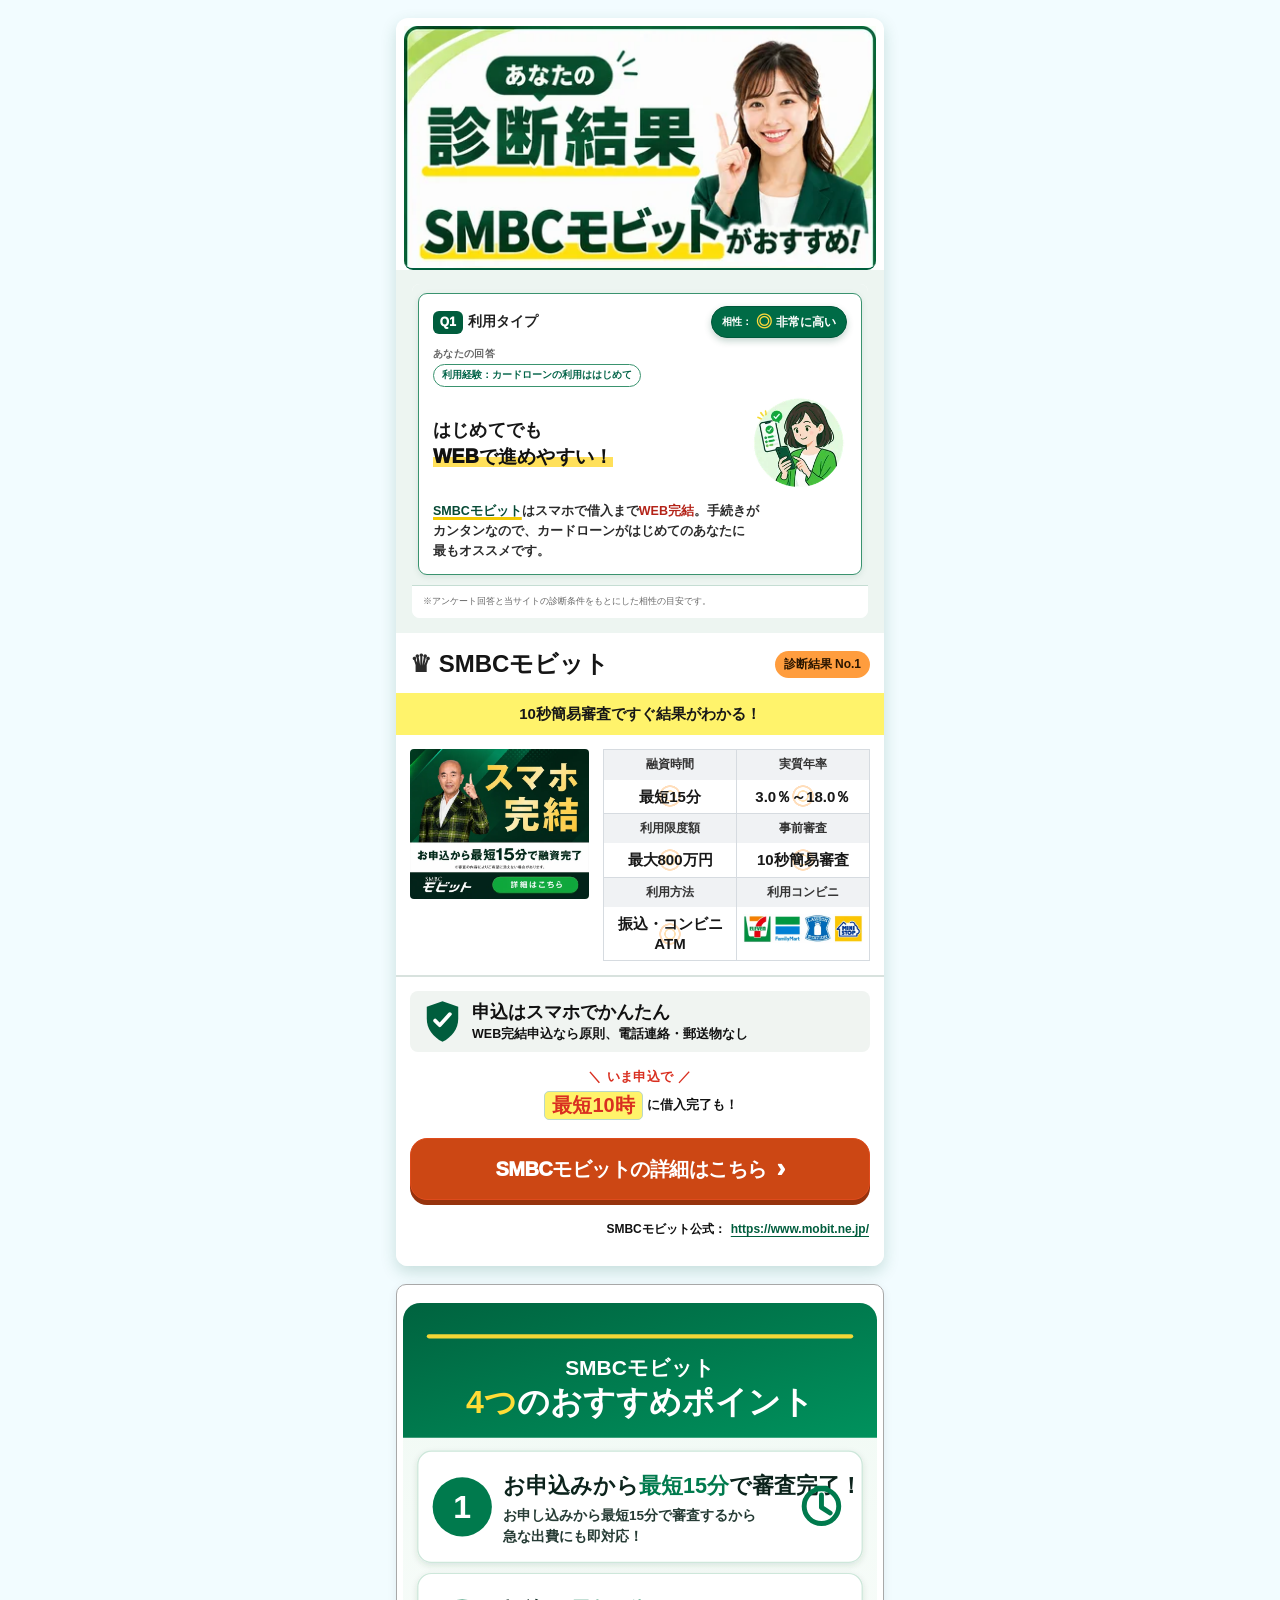
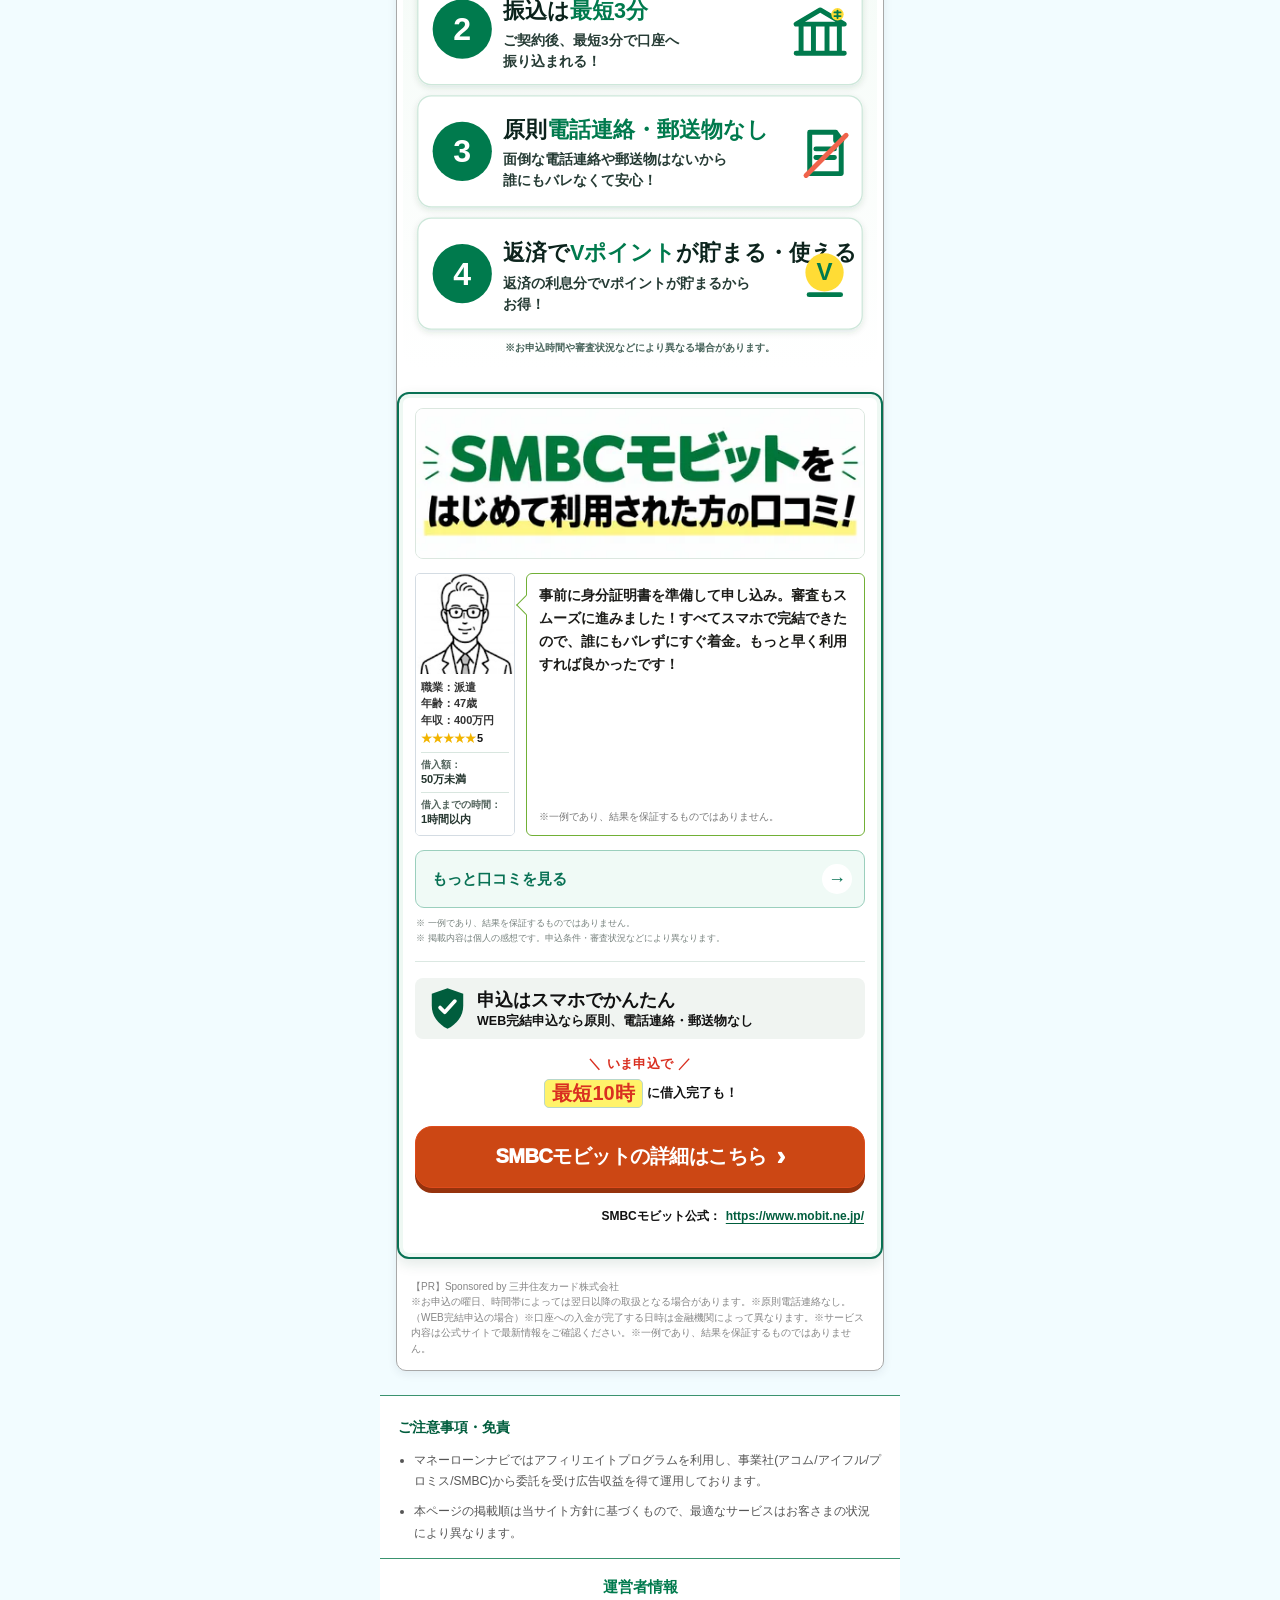
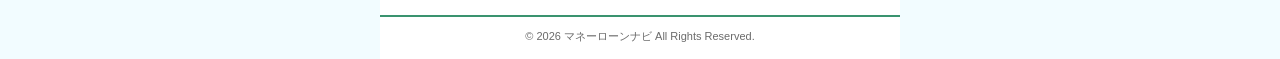
<file: result-type2.html>
<!DOCTYPE html><html lang="ja"><head><link href="data:," rel="icon" /><meta charset="UTF-8" /><title>診断結果｜マネーローンナビ</title><meta content="noindex,nofollow,noarchive" name="robots" /><meta content="width=device-width, initial-scale=1.0" name="viewport" /><script>window.addEventListener('load', function() {
  const nodelist = document.body.querySelectorAll('.sb-bg-gum-marker');
  const node = Array.prototype.slice.call(nodelist, 0);

  if (node.length === 0) { return; }
  const windowHeight = window.innerHeight || document.body.clientHeight;
  window.addEventListener('scroll', function (event) {
    let scroll = (window.pageYOffset !== undefined) ? window.pageYOffset : document.documentElement.scrollTop;
    node.forEach(function(marker) {
      let position = marker.offsetTop - windowHeight + 50;
      if (scroll > position) {
        marker.classList.add('animated', 'sb-bg-gum-marker-animated');
        marker.classList.remove('sb-bg-gum-marker');
      }
    });
  }, false);
});</script><script>/**
* Copyright 2016 Google Inc. All Rights Reserved.
*
* Licensed under the W3C SOFTWARE AND DOCUMENT NOTICE AND LICENSE.
*
*  https://www.w3.org/Consortium/Legal/2015/copyright-software-and-document
*
*/
(function() {
'use strict';

// Exit early if we're not running in a browser.
if (typeof window !== 'object') {
  return;
}

// Exit early if all IntersectionObserver and IntersectionObserverEntry
// features are natively supported.
if ('IntersectionObserver' in window &&
    'IntersectionObserverEntry' in window &&
    'intersectionRatio' in window.IntersectionObserverEntry.prototype) {

  if (!('isIntersecting' in window.IntersectionObserverEntry.prototype)) {
    Object.defineProperty(window.IntersectionObserverEntry.prototype,
      'isIntersecting', {
      get: function () {
        return this.intersectionRatio > 0;
      }
    });
  }
  return;
}


/**
* A local reference to the document.
*/
var document = window.document;


/**
* An IntersectionObserver registry. This registry exists to hold a strong
* reference to IntersectionObserver instances currently observing a target
* element. Without this registry, instances without another reference may be
* garbage collected.
*/
var registry = [];


/**
* Creates the global IntersectionObserverEntry constructor.
* https://w3c.github.io/IntersectionObserver/#intersection-observer-entry
* @param {Object} entry A dictionary of instance properties.
* @constructor
*/
function IntersectionObserverEntry(entry) {
  this.time = entry.time;
  this.target = entry.target;
  this.rootBounds = entry.rootBounds;
  this.boundingClientRect = entry.boundingClientRect;
  this.intersectionRect = entry.intersectionRect || getEmptyRect();
  this.isIntersecting = !!entry.intersectionRect;

  // Calculates the intersection ratio.
  var targetRect = this.boundingClientRect;
  var targetArea = targetRect.width * targetRect.height;
  var intersectionRect = this.intersectionRect;
  var intersectionArea = intersectionRect.width * intersectionRect.height;

  // Sets intersection ratio.
  if (targetArea) {
    // Round the intersection ratio to avoid floating point math issues:
    this.intersectionRatio = Number((intersectionArea / targetArea).toFixed(4));
  } else {
    // If area is zero and is intersecting, sets to 1, otherwise to 0
    this.intersectionRatio = this.isIntersecting ? 1 : 0;
  }
}


/**
* Creates the global IntersectionObserver constructor.
* https://w3c.github.io/IntersectionObserver/#intersection-observer-interface
* @param {Function} callback The function to be invoked after intersection
*     changes have queued. The function is not invoked if the queue has
*     been emptied by calling the `takeRecords` method.
* @param {Object=} opt_options Optional configuration options.
* @constructor
*/
function IntersectionObserver(callback, opt_options) {

  var options = opt_options || {};

  if (typeof callback != 'function') {
    throw new Error('callback must be a function');
  }

  if (options.root && options.root.nodeType != 1) {
    throw new Error('root must be an Element');
  }

  // Binds and throttles `this._checkForIntersections`.
  this._checkForIntersections = throttle(
      this._checkForIntersections.bind(this), this.THROTTLE_TIMEOUT);

  // Private properties.
  this._callback = callback;
  this._observationTargets = [];
  this._queuedEntries = [];
  this._rootMarginValues = this._parseRootMargin(options.rootMargin);

  // Public properties.
  this.thresholds = this._initThresholds(options.threshold);
  this.root = options.root || null;
  this.rootMargin = this._rootMarginValues.map(function(margin) {
    return margin.value + margin.unit;
  }).join(' ');
}


/**
* The minimum interval within which the document will be checked for
* intersection changes.
*/
IntersectionObserver.prototype.THROTTLE_TIMEOUT = 100;


/**
* The frequency in which the shim polls for intersection changes.
* this can be updated on a per instance basis and must be set prior to
* calling `observe` on the first target.
*/
IntersectionObserver.prototype.POLL_INTERVAL = null;

/**
* Use a mutation observer on the root element
* to detect intersection changes.
*/
IntersectionObserver.prototype.USE_MUTATION_OBSERVER = true;


/**
* Starts observing a target element for intersection changes based on
* the thresholds values.
* @param {Element} target The DOM element to observe.
*/
IntersectionObserver.prototype.observe = function(target) {
  var isTargetAlreadyObserved = this._observationTargets.some(function(item) {
    return item.element == target;
  });

  if (isTargetAlreadyObserved) {
    return;
  }

  if (!(target && target.nodeType == 1)) {
    throw new Error('target must be an Element');
  }

  this._registerInstance();
  this._observationTargets.push({element: target, entry: null});
  this._monitorIntersections();
  this._checkForIntersections();
};


/**
* Stops observing a target element for intersection changes.
* @param {Element} target The DOM element to observe.
*/
IntersectionObserver.prototype.unobserve = function(target) {
  this._observationTargets =
      this._observationTargets.filter(function(item) {

    return item.element != target;
  });
  if (!this._observationTargets.length) {
    this._unmonitorIntersections();
    this._unregisterInstance();
  }
};


/**
* Stops observing all target elements for intersection changes.
*/
IntersectionObserver.prototype.disconnect = function() {
  this._observationTargets = [];
  this._unmonitorIntersections();
  this._unregisterInstance();
};


/**
* Returns any queue entries that have not yet been reported to the
* callback and clears the queue. This can be used in conjunction with the
* callback to obtain the absolute most up-to-date intersection information.
* @return {Array} The currently queued entries.
*/
IntersectionObserver.prototype.takeRecords = function() {
  var records = this._queuedEntries.slice();
  this._queuedEntries = [];
  return records;
};


/**
* Accepts the threshold value from the user configuration object and
* returns a sorted array of unique threshold values. If a value is not
* between 0 and 1 and error is thrown.
* @private
* @param {Array|number=} opt_threshold An optional threshold value or
*     a list of threshold values, defaulting to [0].
* @return {Array} A sorted list of unique and valid threshold values.
*/
IntersectionObserver.prototype._initThresholds = function(opt_threshold) {
  var threshold = opt_threshold || [0];
  if (!Array.isArray(threshold)) threshold = [threshold];

  return threshold.sort().filter(function(t, i, a) {
    if (typeof t != 'number' || isNaN(t) || t < 0 || t > 1) {
      throw new Error('threshold must be a number between 0 and 1 inclusively');
    }
    return t !== a[i - 1];
  });
};


/**
* Accepts the rootMargin value from the user configuration object
* and returns an array of the four margin values as an object containing
* the value and unit properties. If any of the values are not properly
* formatted or use a unit other than px or %, and error is thrown.
* @private
* @param {string=} opt_rootMargin An optional rootMargin value,
*     defaulting to '0px'.
* @return {Array<Object>} An array of margin objects with the keys
*     value and unit.
*/
IntersectionObserver.prototype._parseRootMargin = function(opt_rootMargin) {
  var marginString = opt_rootMargin || '0px';
  var margins = marginString.split(/\s+/).map(function(margin) {
    var parts = /^(-?\d*\.?\d+)(px|%)$/.exec(margin);
    if (!parts) {
      throw new Error('rootMargin must be specified in pixels or percent');
    }
    return {value: parseFloat(parts[1]), unit: parts[2]};
  });

  // Handles shorthand.
  margins[1] = margins[1] || margins[0];
  margins[2] = margins[2] || margins[0];
  margins[3] = margins[3] || margins[1];

  return margins;
};


/**
* Starts polling for intersection changes if the polling is not already
* happening, and if the page's visibility state is visible.
* @private
*/
IntersectionObserver.prototype._monitorIntersections = function() {
  if (!this._monitoringIntersections) {
    this._monitoringIntersections = true;

    // If a poll interval is set, use polling instead of listening to
    // resize and scroll events or DOM mutations.
    if (this.POLL_INTERVAL) {
      this._monitoringInterval = setInterval(
          this._checkForIntersections, this.POLL_INTERVAL);
    }
    else {
      addEvent(window, 'resize', this._checkForIntersections, true);
      addEvent(document, 'scroll', this._checkForIntersections, true);

      if (this.USE_MUTATION_OBSERVER && 'MutationObserver' in window) {
        this._domObserver = new MutationObserver(this._checkForIntersections);
        this._domObserver.observe(document, {
          attributes: true,
          childList: true,
          characterData: true,
          subtree: true
        });
      }
    }
  }
};


/**
* Stops polling for intersection changes.
* @private
*/
IntersectionObserver.prototype._unmonitorIntersections = function() {
  if (this._monitoringIntersections) {
    this._monitoringIntersections = false;

    clearInterval(this._monitoringInterval);
    this._monitoringInterval = null;

    removeEvent(window, 'resize', this._checkForIntersections, true);
    removeEvent(document, 'scroll', this._checkForIntersections, true);

    if (this._domObserver) {
      this._domObserver.disconnect();
      this._domObserver = null;
    }
  }
};


/**
* Scans each observation target for intersection changes and adds them
* to the internal entries queue. If new entries are found, it
* schedules the callback to be invoked.
* @private
*/
IntersectionObserver.prototype._checkForIntersections = function() {
  var rootIsInDom = this._rootIsInDom();
  var rootRect = rootIsInDom ? this._getRootRect() : getEmptyRect();

  this._observationTargets.forEach(function(item) {
    var target = item.element;
    var targetRect = getBoundingClientRect(target);
    var rootContainsTarget = this._rootContainsTarget(target);
    var oldEntry = item.entry;
    var intersectionRect = rootIsInDom && rootContainsTarget &&
        this._computeTargetAndRootIntersection(target, rootRect);

    var newEntry = item.entry = new IntersectionObserverEntry({
      time: now(),
      target: target,
      boundingClientRect: targetRect,
      rootBounds: rootRect,
      intersectionRect: intersectionRect
    });

    if (!oldEntry) {
      this._queuedEntries.push(newEntry);
    } else if (rootIsInDom && rootContainsTarget) {
      // If the new entry intersection ratio has crossed any of the
      // thresholds, add a new entry.
      if (this._hasCrossedThreshold(oldEntry, newEntry)) {
        this._queuedEntries.push(newEntry);
      }
    } else {
      // If the root is not in the DOM or target is not contained within
      // root but the previous entry for this target had an intersection,
      // add a new record indicating removal.
      if (oldEntry && oldEntry.isIntersecting) {
        this._queuedEntries.push(newEntry);
      }
    }
  }, this);

  if (this._queuedEntries.length) {
    this._callback(this.takeRecords(), this);
  }
};


/**
* Accepts a target and root rect computes the intersection between then
* following the algorithm in the spec.
* TODO(philipwalton): at this time clip-path is not considered.
* https://w3c.github.io/IntersectionObserver/#calculate-intersection-rect-algo
* @param {Element} target The target DOM element
* @param {Object} rootRect The bounding rect of the root after being
*     expanded by the rootMargin value.
* @return {?Object} The final intersection rect object or undefined if no
*     intersection is found.
* @private
*/
IntersectionObserver.prototype._computeTargetAndRootIntersection =
    function(target, rootRect) {

  // If the element isn't displayed, an intersection can't happen.
  if (window.getComputedStyle(target).display == 'none') return;

  var targetRect = getBoundingClientRect(target);
  var intersectionRect = targetRect;
  var parent = getParentNode(target);
  var atRoot = false;

  while (!atRoot) {
    var parentRect = null;
    var parentComputedStyle = parent.nodeType == 1 ?
        window.getComputedStyle(parent) : {};

    // If the parent isn't displayed, an intersection can't happen.
    if (parentComputedStyle.display == 'none') return;

    if (parent == this.root || parent == document) {
      atRoot = true;
      parentRect = rootRect;
    } else {
      // If the element has a non-visible overflow, and it's not the <body>
      // or <html> element, update the intersection rect.
      // Note: <body> and <html> cannot be clipped to a rect that's not also
      // the document rect, so no need to compute a new intersection.
      if (parent != document.body &&
          parent != document.documentElement &&
          parentComputedStyle.overflow != 'visible') {
        parentRect = getBoundingClientRect(parent);
      }
    }

    // If either of the above conditionals set a new parentRect,
    // calculate new intersection data.
    if (parentRect) {
      intersectionRect = computeRectIntersection(parentRect, intersectionRect);

      if (!intersectionRect) break;
    }
    parent = getParentNode(parent);
  }
  return intersectionRect;
};


/**
* Returns the root rect after being expanded by the rootMargin value.
* @return {Object} The expanded root rect.
* @private
*/
IntersectionObserver.prototype._getRootRect = function() {
  var rootRect;
  if (this.root) {
    rootRect = getBoundingClientRect(this.root);
  } else {
    // Use <html>/<body> instead of window since scroll bars affect size.
    var html = document.documentElement;
    var body = document.body;
    rootRect = {
      top: 0,
      left: 0,
      right: html.clientWidth || body.clientWidth,
      width: html.clientWidth || body.clientWidth,
      bottom: html.clientHeight || body.clientHeight,
      height: html.clientHeight || body.clientHeight
    };
  }
  return this._expandRectByRootMargin(rootRect);
};


/**
* Accepts a rect and expands it by the rootMargin value.
* @param {Object} rect The rect object to expand.
* @return {Object} The expanded rect.
* @private
*/
IntersectionObserver.prototype._expandRectByRootMargin = function(rect) {
  var margins = this._rootMarginValues.map(function(margin, i) {
    return margin.unit == 'px' ? margin.value :
        margin.value * (i % 2 ? rect.width : rect.height) / 100;
  });
  var newRect = {
    top: rect.top - margins[0],
    right: rect.right + margins[1],
    bottom: rect.bottom + margins[2],
    left: rect.left - margins[3]
  };
  newRect.width = newRect.right - newRect.left;
  newRect.height = newRect.bottom - newRect.top;

  return newRect;
};


/**
* Accepts an old and new entry and returns true if at least one of the
* threshold values has been crossed.
* @param {?IntersectionObserverEntry} oldEntry The previous entry for a
*    particular target element or null if no previous entry exists.
* @param {IntersectionObserverEntry} newEntry The current entry for a
*    particular target element.
* @return {boolean} Returns true if a any threshold has been crossed.
* @private
*/
IntersectionObserver.prototype._hasCrossedThreshold =
    function(oldEntry, newEntry) {

  // To make comparing easier, an entry that has a ratio of 0
  // but does not actually intersect is given a value of -1
  var oldRatio = oldEntry && oldEntry.isIntersecting ?
      oldEntry.intersectionRatio || 0 : -1;
  var newRatio = newEntry.isIntersecting ?
      newEntry.intersectionRatio || 0 : -1;

  // Ignore unchanged ratios
  if (oldRatio === newRatio) return;

  for (var i = 0; i < this.thresholds.length; i++) {
    var threshold = this.thresholds[i];

    // Return true if an entry matches a threshold or if the new ratio
    // and the old ratio are on the opposite sides of a threshold.
    if (threshold == oldRatio || threshold == newRatio ||
        threshold < oldRatio !== threshold < newRatio) {
      return true;
    }
  }
};


/**
* Returns whether or not the root element is an element and is in the DOM.
* @return {boolean} True if the root element is an element and is in the DOM.
* @private
*/
IntersectionObserver.prototype._rootIsInDom = function() {
  return !this.root || containsDeep(document, this.root);
};


/**
* Returns whether or not the target element is a child of root.
* @param {Element} target The target element to check.
* @return {boolean} True if the target element is a child of root.
* @private
*/
IntersectionObserver.prototype._rootContainsTarget = function(target) {
  return containsDeep(this.root || document, target);
};


/**
* Adds the instance to the global IntersectionObserver registry if it isn't
* already present.
* @private
*/
IntersectionObserver.prototype._registerInstance = function() {
  if (registry.indexOf(this) < 0) {
    registry.push(this);
  }
};


/**
* Removes the instance from the global IntersectionObserver registry.
* @private
*/
IntersectionObserver.prototype._unregisterInstance = function() {
  var index = registry.indexOf(this);
  if (index != -1) registry.splice(index, 1);
};


/**
* Returns the result of the performance.now() method or null in browsers
* that don't support the API.
* @return {number} The elapsed time since the page was requested.
*/
function now() {
  return window.performance && performance.now && performance.now();
}


/**
* Throttles a function and delays its execution, so it's only called at most
* once within a given time period.
* @param {Function} fn The function to throttle.
* @param {number} timeout The amount of time that must pass before the
*     function can be called again.
* @return {Function} The throttled function.
*/
function throttle(fn, timeout) {
  var timer = null;
  return function () {
    if (!timer) {
      timer = setTimeout(function() {
        fn();
        timer = null;
      }, timeout);
    }
  };
}


/**
* Adds an event handler to a DOM node ensuring cross-browser compatibility.
* @param {Node} node The DOM node to add the event handler to.
* @param {string} event The event name.
* @param {Function} fn The event handler to add.
* @param {boolean} opt_useCapture Optionally adds the even to the capture
*     phase. Note: this only works in modern browsers.
*/
function addEvent(node, event, fn, opt_useCapture) {
  if (typeof node.addEventListener == 'function') {
    node.addEventListener(event, fn, opt_useCapture || false);
  }
  else if (typeof node.attachEvent == 'function') {
    node.attachEvent('on' + event, fn);
  }
}


/**
* Removes a previously added event handler from a DOM node.
* @param {Node} node The DOM node to remove the event handler from.
* @param {string} event The event name.
* @param {Function} fn The event handler to remove.
* @param {boolean} opt_useCapture If the event handler was added with this
*     flag set to true, it should be set to true here in order to remove it.
*/
function removeEvent(node, event, fn, opt_useCapture) {
  if (typeof node.removeEventListener == 'function') {
    node.removeEventListener(event, fn, opt_useCapture || false);
  }
  else if (typeof node.detatchEvent == 'function') {
    node.detatchEvent('on' + event, fn);
  }
}


/**
* Returns the intersection between two rect objects.
* @param {Object} rect1 The first rect.
* @param {Object} rect2 The second rect.
* @return {?Object} The intersection rect or undefined if no intersection
*     is found.
*/
function computeRectIntersection(rect1, rect2) {
  var top = Math.max(rect1.top, rect2.top);
  var bottom = Math.min(rect1.bottom, rect2.bottom);
  var left = Math.max(rect1.left, rect2.left);
  var right = Math.min(rect1.right, rect2.right);
  var width = right - left;
  var height = bottom - top;

  return (width >= 0 && height >= 0) && {
    top: top,
    bottom: bottom,
    left: left,
    right: right,
    width: width,
    height: height
  };
}


/**
* Shims the native getBoundingClientRect for compatibility with older IE.
* @param {Element} el The element whose bounding rect to get.
* @return {Object} The (possibly shimmed) rect of the element.
*/
function getBoundingClientRect(el) {
  var rect;

  try {
    rect = el.getBoundingClientRect();
  } catch (err) {
    // Ignore Windows 7 IE11 "Unspecified error"
  }

  if (!rect) return getEmptyRect();

  // Older IE
  if (!(rect.width && rect.height)) {
    rect = {
      top: rect.top,
      right: rect.right,
      bottom: rect.bottom,
      left: rect.left,
      width: rect.right - rect.left,
      height: rect.bottom - rect.top
    };
  }
  return rect;
}


/**
* Returns an empty rect object. An empty rect is returned when an element
* is not in the DOM.
* @return {Object} The empty rect.
*/
function getEmptyRect() {
  return {
    top: 0,
    bottom: 0,
    left: 0,
    right: 0,
    width: 0,
    height: 0
  };
}

/**
* Checks to see if a parent element contains a child element (including inside
* shadow DOM).
* @param {Node} parent The parent element.
* @param {Node} child The child element.
* @return {boolean} True if the parent node contains the child node.
*/
function containsDeep(parent, child) {
  var node = child;
  while (node) {
    if (node == parent) return true;

    node = getParentNode(node);
  }
  return false;
}


/**
* Gets the parent node of an element or its host element if the parent node
* is a shadow root.
* @param {Node} node The node whose parent to get.
* @return {Node|null} The parent node or null if no parent exists.
*/
function getParentNode(node) {
  var parent = node.parentNode;

  if (parent && parent.nodeType == 11 && parent.host) {
    // If the parent is a shadow root, return the host element.
    return parent.host;
  }

  if (parent && parent.assignedSlot) {
    // If the parent is distributed in a <slot>, return the parent of a slot.
    return parent.assignedSlot.parentNode;
  }

  return parent;
}


// Exposes the constructors globally.
window.IntersectionObserver = IntersectionObserver;
window.IntersectionObserverEntry = IntersectionObserverEntry;

}());</script><script>window.addEventListener('load', function() {
  function LinkSettingForGunosy() {
  }
  LinkSettingForGunosy.prototype = {
    assign: function() {
      const media = document.querySelector('.js-m-id');
      if (media === null) { return; }
      if (media.dataset.value != '4') { return; }

      const nodelist = document.querySelectorAll('a');
      const node = Array.prototype.slice.call(nodelist, 0);

      node.forEach(function(element) {
        const uri = new URI(element.getAttribute('href'));
        if (uri.query(true).sb_tracking === 'true') {
          let onclickAttribute = element.getAttribute('onclick');
          if (onclickAttribute === null) {
            onclickAttribute = '';
          }
          onclickAttribute += ';this.href=GunosyTransit.link(this.href);';
          element.setAttribute('onclick', onclickAttribute);
        }
      });
    }
  }

  let linkSettingForGunosy = new LinkSettingForGunosy();
  linkSettingForGunosy.assign();
});</script><script>window.addEventListener('message', function() {
  function SetFormActionVisitorId() {
  }
  SetFormActionVisitorId.prototype = {
    assign: function() {
      let iframes = document.querySelectorAll('.sb-form-iframe')
      if (iframes.length === 0) return
      Array.from(iframes).forEach((iframe, i) => {
        const sbTuId = document.querySelector('.js-v-id')
        const articleUid = document.querySelector('.js-a-id')
        const abTestUid = document.querySelector('.js-ab-id')
        const folderUid = document.querySelector('.js-f-id')
        let target = iframe.contentWindow.postMessage ? iframe : undefined;
        if (typeof target != "undefined" && document.body.scrollHeight) {
          target.contentWindow.postMessage({ sb_tu_id: sbTuId.dataset.value, article_uid: articleUid.dataset.value, ab_test_uid: abTestUid.dataset.value, folder_uid: folderUid.dataset.value, posted_beyond: true }, "*");
        }
      });
    }
  }

  let setFormActionVisitorId = new SetFormActionVisitorId();
  setFormActionVisitorId.assign();
});</script><script>window.addEventListener('message', function(e) {
  function SetFolderFormIframeAttributes() {
  }
  SetFolderFormIframeAttributes.prototype = {
    assign: function(e) {
      if (!e.data['posted_beyond']) return
      let forms = document.querySelectorAll(`[data-sb-form-uid="${e.data['uid']}"]`)
      Array.from(forms).forEach((form, i) => {
        let height = e.data['height']
        let width = e.data['width']
        let iframe = form.querySelector('iframe')
        iframe.style.height = height
        iframe.style.width = width
        iframe.style.margin = '0 auto'
      });
    }
  }

  let setFolderFormIframeHeight = new SetFolderFormIframeAttributes();
  setFolderFormIframeHeight.assign(e);
});</script><script>window.addEventListener('DOMContentLoaded', function() {
  let iframes = document.querySelectorAll('.sb-form-iframe')
  Array.from(iframes).forEach((iframe, i) => {
    const uri = new URI(iframe.src);
    const iframe_host = document.querySelector('.js-folder-form-host')
    iframe.src = uri.protocol() + '://' + iframe_host.dataset.value + uri.path()
  });
});</script><script>!function(t,n){"object"==typeof exports&&"undefined"!=typeof module?module.exports=n():"function"==typeof define&&define.amd?define(n):(t=t||self).LazyLoad=n()}(this,(function(){"use strict";function t(){return(t=Object.assign||function(t){for(var n=1;n<arguments.length;n++){var e=arguments[n];for(var i in e)Object.prototype.hasOwnProperty.call(e,i)&&(t[i]=e[i])}return t}).apply(this,arguments)}var n="undefined"!=typeof window,e=n&&!("onscroll"in window)||"undefined"!=typeof navigator&&/(gle|ing|ro)bot|crawl|spider/i.test(navigator.userAgent),i=n&&"IntersectionObserver"in window,o=n&&"classList"in document.createElement("p"),r=n&&window.devicePixelRatio>1,a={elements_selector:".lazy",container:e||n?document:null,threshold:300,thresholds:null,data_src:"src",data_srcset:"srcset",data_sizes:"sizes",data_bg:"bg",data_bg_hidpi:"bg-hidpi",data_bg_multi:"bg-multi",data_bg_multi_hidpi:"bg-multi-hidpi",data_poster:"poster",class_applied:"applied",class_loading:"loading",class_loaded:"loaded",class_error:"error",class_entered:"entered",class_exited:"exited",unobserve_completed:!0,unobserve_entered:!1,cancel_on_exit:!0,callback_enter:null,callback_exit:null,callback_applied:null,callback_loading:null,callback_loaded:null,callback_error:null,callback_finish:null,callback_cancel:null,use_native:!1},c=function(n){return t({},a,n)},s=function(t,n){var e,i="LazyLoad::Initialized",o=new t(n);try{e=new CustomEvent(i,{detail:{instance:o}})}catch(t){(e=document.createEvent("CustomEvent")).initCustomEvent(i,!1,!1,{instance:o})}window.dispatchEvent(e)},l="loading",u="loaded",d="applied",f="error",_="native",g="data-",v="ll-status",p=function(t,n){return t.getAttribute(g+n)},b=function(t){return p(t,v)},h=function(t,n){return function(t,n,e){var i="data-ll-status";null!==e?t.setAttribute(i,e):t.removeAttribute(i)}(t,0,n)},m=function(t){return h(t,null)},E=function(t){return null===b(t)},y=function(t){return b(t)===_},A=[l,u,d,f],I=function(t,n,e,i){t&&(void 0===i?void 0===e?t(n):t(n,e):t(n,e,i))},L=function(t,n){o?t.classList.add(n):t.className+=(t.className?" ":"")+n},w=function(t,n){o?t.classList.remove(n):t.className=t.className.replace(new RegExp("(^|\\s+)"+n+"(\\s+|$)")," ").replace(/^\s+/,"").replace(/\s+$/,"")},k=function(t){return t.llTempImage},O=function(t,n){if(n){var e=n._observer;e&&e.unobserve(t)}},x=function(t,n){t&&(t.loadingCount+=n)},z=function(t,n){t&&(t.toLoadCount=n)},C=function(t){for(var n,e=[],i=0;n=t.children[i];i+=1)"SOURCE"===n.tagName&&e.push(n);return e},N=function(t,n,e){e&&t.setAttribute(n,e)},M=function(t,n){t.removeAttribute(n)},R=function(t){return!!t.llOriginalAttrs},G=function(t){if(!R(t)){var n={};n.src=t.getAttribute("src"),n.srcset=t.getAttribute("srcset"),n.sizes=t.getAttribute("sizes"),t.llOriginalAttrs=n}},T=function(t){if(R(t)){var n=t.llOriginalAttrs;N(t,"src",n.src),N(t,"srcset",n.srcset),N(t,"sizes",n.sizes)}},j=function(t,n){N(t,"sizes",p(t,n.data_sizes)),N(t,"srcset",p(t,n.data_srcset)),N(t,"src",p(t,n.data_src))},D=function(t){M(t,"src"),M(t,"srcset"),M(t,"sizes")},F=function(t,n){var e=t.parentNode;e&&"PICTURE"===e.tagName&&C(e).forEach(n)},P={IMG:function(t,n){F(t,(function(t){G(t),j(t,n)})),G(t),j(t,n)},IFRAME:function(t,n){N(t,"src",p(t,n.data_src))},VIDEO:function(t,n){!function(t,e){C(t).forEach((function(t){N(t,"src",p(t,n.data_src))}))}(t),N(t,"poster",p(t,n.data_poster)),N(t,"src",p(t,n.data_src)),t.load()}},S=function(t,n){var e=P[t.tagName];e&&e(t,n)},V=function(t,n,e){x(e,1),L(t,n.class_loading),h(t,l),I(n.callback_loading,t,e)},U=["IMG","IFRAME","VIDEO"],$=function(t,n){!n||function(t){return t.loadingCount>0}(n)||function(t){return t.toLoadCount>0}(n)||I(t.callback_finish,n)},q=function(t,n,e){t.addEventListener(n,e),t.llEvLisnrs[n]=e},H=function(t,n,e){t.removeEventListener(n,e)},B=function(t){return!!t.llEvLisnrs},J=function(t){if(B(t)){var n=t.llEvLisnrs;for(var e in n){var i=n[e];H(t,e,i)}delete t.llEvLisnrs}},K=function(t,n,e){!function(t){delete t.llTempImage}(t),x(e,-1),function(t){t&&(t.toLoadCount-=1)}(e),w(t,n.class_loading),n.unobserve_completed&&O(t,e)},Q=function(t,n,e){var i=k(t)||t;B(i)||function(t,n,e){B(t)||(t.llEvLisnrs={});var i="VIDEO"===t.tagName?"loadeddata":"load";q(t,i,n),q(t,"error",e)}(i,(function(o){!function(t,n,e,i){var o=y(n);K(n,e,i),L(n,e.class_loaded),h(n,u),I(e.callback_loaded,n,i),o||$(e,i)}(0,t,n,e),J(i)}),(function(o){!function(t,n,e,i){var o=y(n);K(n,e,i),L(n,e.class_error),h(n,f),I(e.callback_error,n,i),o||$(e,i)}(0,t,n,e),J(i)}))},W=function(t,n,e){!function(t){t.llTempImage=document.createElement("IMG")}(t),Q(t,n,e),function(t,n,e){var i=p(t,n.data_bg),o=p(t,n.data_bg_hidpi),a=r&&o?o:i;a&&(t.style.backgroundImage='url("'.concat(a,'")'),k(t).setAttribute("src",a),V(t,n,e))}(t,n,e),function(t,n,e){var i=p(t,n.data_bg_multi),o=p(t,n.data_bg_multi_hidpi),a=r&&o?o:i;a&&(t.style.backgroundImage=a,function(t,n,e){L(t,n.class_applied),h(t,d),n.unobserve_completed&&O(t,n),I(n.callback_applied,t,e)}(t,n,e))}(t,n,e)},X=function(t,n,e){!function(t){return U.indexOf(t.tagName)>-1}(t)?W(t,n,e):function(t,n,e){Q(t,n,e),S(t,n),V(t,n,e)}(t,n,e)},Y=["IMG","IFRAME"],Z=function(t){return t.use_native&&"loading"in HTMLImageElement.prototype},tt=function(t,n,e){t.forEach((function(t){return function(t){return t.isIntersecting||t.intersectionRatio>0}(t)?function(t,n,e,i){h(t,"entered"),L(t,e.class_entered),w(t,e.class_exited),function(t,n,e){n.unobserve_entered&&O(t,e)}(t,e,i),I(e.callback_enter,t,n,i),function(t){return A.indexOf(b(t))>=0}(t)||X(t,e,i)}(t.target,t,n,e):function(t,n,e,i){E(t)||(L(t,e.class_exited),function(t,n,e,i){e.cancel_on_exit&&function(t){return b(t)===l}(t)&&"IMG"===t.tagName&&(J(t),function(t){F(t,(function(t){D(t)})),D(t)}(t),function(t){F(t,(function(t){T(t)})),T(t)}(t),w(t,e.class_loading),x(i,-1),m(t),I(e.callback_cancel,t,n,i))}(t,n,e,i),I(e.callback_exit,t,n,i))}(t.target,t,n,e)}))},nt=function(t){return Array.prototype.slice.call(t)},et=function(t){return t.container.querySelectorAll(t.elements_selector)},it=function(t){return function(t){return b(t)===f}(t)},ot=function(t,n){return function(t){return nt(t).filter(E)}(t||et(n))},rt=function(t,e){var o=c(t);this._settings=o,this.loadingCount=0,function(t,n){i&&!Z(t)&&(n._observer=new IntersectionObserver((function(e){tt(e,t,n)}),function(t){return{root:t.container===document?null:t.container,rootMargin:t.thresholds||t.threshold+"px"}}(t)))}(o,this),function(t,e){n&&window.addEventListener("online",(function(){!function(t,n){var e;(e=et(t),nt(e).filter(it)).forEach((function(n){w(n,t.class_error),m(n)})),n.update()}(t,e)}))}(o,this),this.update(e)};return rt.prototype={update:function(t){var n,o,r=this._settings,a=ot(t,r);z(this,a.length),!e&&i?Z(r)?function(t,n,e){t.forEach((function(t){-1!==Y.indexOf(t.tagName)&&(t.setAttribute("loading","lazy"),function(t,n,e){Q(t,n,e),S(t,n),h(t,_)}(t,n,e))})),z(e,0)}(a,r,this):(o=a,function(t){t.disconnect()}(n=this._observer),function(t,n){n.forEach((function(n){t.observe(n)}))}(n,o)):this.loadAll(a)},destroy:function(){this._observer&&this._observer.disconnect(),et(this._settings).forEach((function(t){delete t.llOriginalAttrs})),delete this._observer,delete this._settings,delete this.loadingCount,delete this.toLoadCount},loadAll:function(t){var n=this,e=this._settings;ot(t,e).forEach((function(t){O(t,n),X(t,e,n)}))}},rt.load=function(t,n){var e=c(n);X(t,e)},rt.resetStatus=function(t){m(t)},n&&function(t,n){if(n)if(n.length)for(var e,i=0;e=n[i];i+=1)s(t,e);else s(t,n)}(rt,window.lazyLoadOptions),rt}));</script><script>window.addEventListener('load', function() {
  var scroll = new SmoothScroll('a[href*="#"]', {
    speed:1000
  });
});</script><!-- Meta Pixel Code -->
<script>
!function(f,b,e,v,n,t,s)
{if(f.fbq)return;n=f.fbq=function(){n.callMethod?
n.callMethod.apply(n,arguments):n.queue.push(arguments)};
if(!f._fbq)f._fbq=n;n.push=n;n.loaded=!0;n.version='2.0';
n.queue=[];t=b.createElement(e);t.async=!0;
t.src=v;s=b.getElementsByTagName(e)[0];
s.parentNode.insertBefore(t,s)}(window, document,'script',
'https://connect.facebook.net/en_US/fbevents.js');
fbq('init', '1717363732527950');
fbq('track', 'PageView');
</script>
<noscript><img height="1" width="1" style="display:none"
src="https://www.facebook.com/tr?id=1717363732527950&ev=PageView&noscript=1"
/></noscript>
<!-- End Meta Pixel Code --><script>
    window.CQ_PAGE_CONFIG = {
        "schemaVersion": "1.0.0",
        "projectKey": "cashing_questionnaire_page_v1",
        "storageKeys": {
            "state": "cashing_q_v1_state",
            "result": "cashing_q_v1_result",
            "params": "cashing_q_v1_params",
            "labels": "cashing_q_v1_labels",
            "diagnosisId": "cashing_q_v1_diagnosis_id"
        },
        "recommendableOfferIds": ["sm", "pr", "ac", "ai"],
        "questionOfferIds": ["ac", "pr", "sm", "ai", "others"],
        "rankOrder": ["sm", "pr", "ac"],
        "offerAliases": {
            "ac": "ac",
            "acom": "ac",
            "pr": "pr",
            "promise": "pr",
            "sm": "sm",
            "mobit": "sm",
    "mobit_legacy": "mobit_legacy",
    "smbc_mobit": "smbc_mobit",
            "ai": "ai",
            "aiful": "ai",
            "others": "others",
            "other": "others"
        },
        "priorityParams": {
            "speed": "speed",
            "approval_anxiety": "approval",
            "privacy": "privacy",
            "cost": "low-interest"
        },
        "paramPriority": {
            "speed": "speed",
            "approval": "approval_anxiety",
            "privacy": "privacy",
            "low-interest": "cost"
        },
        "surfaces": {
            "resultHero": {
                "offer": "$resultOffer"
            },
            "resultCard": {
                "offer": "$resultOffer"
            },
            "resultBanner": {
                "offer": "$resultOffer"
            },
            "primaryCta": {
                "offer": "$resultOffer"
            },
            "notes": {
                "offer": "$resultOffer"
            },
            "conditionBar": {
                "source": "$answers"
            }
        }
    };

</script>
<script>

(function(self, undefined) {Object.defineProperty(Array.prototype,"values",{value:Array.prototype[Symbol.iterator],enumerable:!1,writable:!1});})('object' === typeof window && window || 'object' === typeof self && self || 'object' === typeof global && global || {});</script><script>/*! URI.js v1.19.2 http://medialize.github.io/URI.js/ */
/* build contains: IPv6.js, punycode.js, SecondLevelDomains.js, URI.js, URITemplate.js */
(function(f,n){"object"===typeof module&&module.exports?module.exports=n():"function"===typeof define&&define.amd?define(n):f.IPv6=n(f)})(this,function(f){var n=f&&f.IPv6;return{best:function(h){h=h.toLowerCase().split(":");var k=h.length,b=8;""===h[0]&&""===h[1]&&""===h[2]?(h.shift(),h.shift()):""===h[0]&&""===h[1]?h.shift():""===h[k-1]&&""===h[k-2]&&h.pop();k=h.length;-1!==h[k-1].indexOf(".")&&(b=7);var q;for(q=0;q<k&&""!==h[q];q++);if(q<b)for(h.splice(q,1,"0000");h.length<b;)h.splice(q,0,"0000");
for(q=0;q<b;q++){k=h[q].split("");for(var f=0;3>f;f++)if("0"===k[0]&&1<k.length)k.splice(0,1);else break;h[q]=k.join("")}k=-1;var n=f=0,g=-1,p=!1;for(q=0;q<b;q++)p?"0"===h[q]?n+=1:(p=!1,n>f&&(k=g,f=n)):"0"===h[q]&&(p=!0,g=q,n=1);n>f&&(k=g,f=n);1<f&&h.splice(k,f,"");k=h.length;b="";""===h[0]&&(b=":");for(q=0;q<k;q++){b+=h[q];if(q===k-1)break;b+=":"}""===h[k-1]&&(b+=":");return b},noConflict:function(){f.IPv6===this&&(f.IPv6=n);return this}}});
(function(f){function n(b){throw new RangeError(w[b]);}function h(b,e){for(var g=b.length,h=[];g--;)h[g]=e(b[g]);return h}function k(b,e){var g=b.split("@"),f="";1<g.length&&(f=g[0]+"@",b=g[1]);b=b.replace(C,".");g=b.split(".");g=h(g,e).join(".");return f+g}function b(b){for(var e=[],g=0,h=b.length,f,a;g<h;)f=b.charCodeAt(g++),55296<=f&&56319>=f&&g<h?(a=b.charCodeAt(g++),56320==(a&64512)?e.push(((f&1023)<<10)+(a&1023)+65536):(e.push(f),g--)):e.push(f);return e}function q(b){return h(b,function(b){var e=
"";65535<b&&(b-=65536,e+=t(b>>>10&1023|55296),b=56320|b&1023);return e+=t(b)}).join("")}function z(b,e){return b+22+75*(26>b)-((0!=e)<<5)}function u(b,g,h){var f=0;b=h?e(b/700):b>>1;for(b+=e(b/g);455<b;f+=36)b=e(b/35);return e(f+36*b/(b+38))}function g(b){var g=[],h=b.length,f=0,k=128,a=72,c,d;var l=b.lastIndexOf("-");0>l&&(l=0);for(c=0;c<l;++c)128<=b.charCodeAt(c)&&n("not-basic"),g.push(b.charCodeAt(c));for(l=0<l?l+1:0;l<h;){c=f;var m=1;for(d=36;;d+=36){l>=h&&n("invalid-input");var x=b.charCodeAt(l++);
x=10>x-48?x-22:26>x-65?x-65:26>x-97?x-97:36;(36<=x||x>e((2147483647-f)/m))&&n("overflow");f+=x*m;var p=d<=a?1:d>=a+26?26:d-a;if(x<p)break;x=36-p;m>e(2147483647/x)&&n("overflow");m*=x}m=g.length+1;a=u(f-c,m,0==c);e(f/m)>2147483647-k&&n("overflow");k+=e(f/m);f%=m;g.splice(f++,0,k)}return q(g)}function p(g){var h,f,k,p=[];g=b(g);var a=g.length;var c=128;var d=0;var l=72;for(k=0;k<a;++k){var m=g[k];128>m&&p.push(t(m))}for((h=f=p.length)&&p.push("-");h<a;){var x=2147483647;for(k=0;k<a;++k)m=g[k],m>=c&&
m<x&&(x=m);var q=h+1;x-c>e((2147483647-d)/q)&&n("overflow");d+=(x-c)*q;c=x;for(k=0;k<a;++k)if(m=g[k],m<c&&2147483647<++d&&n("overflow"),m==c){var r=d;for(x=36;;x+=36){m=x<=l?1:x>=l+26?26:x-l;if(r<m)break;var A=r-m;r=36-m;p.push(t(z(m+A%r,0)));r=e(A/r)}p.push(t(z(r,0)));l=u(d,q,h==f);d=0;++h}++d;++c}return p.join("")}var D="object"==typeof exports&&exports&&!exports.nodeType&&exports,A="object"==typeof module&&module&&!module.nodeType&&module,B="object"==typeof global&&global;if(B.global===B||B.window===
B||B.self===B)f=B;var E=/^xn--/,r=/[^\x20-\x7E]/,C=/[\x2E\u3002\uFF0E\uFF61]/g,w={overflow:"Overflow: input needs wider integers to process","not-basic":"Illegal input >= 0x80 (not a basic code point)","invalid-input":"Invalid input"},e=Math.floor,t=String.fromCharCode,y;var v={version:"1.3.2",ucs2:{decode:b,encode:q},decode:g,encode:p,toASCII:function(b){return k(b,function(b){return r.test(b)?"xn--"+p(b):b})},toUnicode:function(b){return k(b,function(b){return E.test(b)?g(b.slice(4).toLowerCase()):
b})}};if("function"==typeof define&&"object"==typeof define.amd&&define.amd)define("punycode",function(){return v});else if(D&&A)if(module.exports==D)A.exports=v;else for(y in v)v.hasOwnProperty(y)&&(D[y]=v[y]);else f.punycode=v})(this);
(function(f,n){"object"===typeof module&&module.exports?module.exports=n():"function"===typeof define&&define.amd?define(n):f.SecondLevelDomains=n(f)})(this,function(f){var n=f&&f.SecondLevelDomains,h={list:{ac:" com gov mil net org ",ae:" ac co gov mil name net org pro sch ",af:" com edu gov net org ",al:" com edu gov mil net org ",ao:" co ed gv it og pb ",ar:" com edu gob gov int mil net org tur ",at:" ac co gv or ",au:" asn com csiro edu gov id net org ",ba:" co com edu gov mil net org rs unbi unmo unsa untz unze ",
bb:" biz co com edu gov info net org store tv ",bh:" biz cc com edu gov info net org ",bn:" com edu gov net org ",bo:" com edu gob gov int mil net org tv ",br:" adm adv agr am arq art ato b bio blog bmd cim cng cnt com coop ecn edu eng esp etc eti far flog fm fnd fot fst g12 ggf gov imb ind inf jor jus lel mat med mil mus net nom not ntr odo org ppg pro psc psi qsl rec slg srv tmp trd tur tv vet vlog wiki zlg ",bs:" com edu gov net org ",bz:" du et om ov rg ",ca:" ab bc mb nb nf nl ns nt nu on pe qc sk yk ",
ck:" biz co edu gen gov info net org ",cn:" ac ah bj com cq edu fj gd gov gs gx gz ha hb he hi hl hn jl js jx ln mil net nm nx org qh sc sd sh sn sx tj tw xj xz yn zj ",co:" com edu gov mil net nom org ",cr:" ac c co ed fi go or sa ",cy:" ac biz com ekloges gov ltd name net org parliament press pro tm ","do":" art com edu gob gov mil net org sld web ",dz:" art asso com edu gov net org pol ",ec:" com edu fin gov info med mil net org pro ",eg:" com edu eun gov mil name net org sci ",er:" com edu gov ind mil net org rochest w ",
es:" com edu gob nom org ",et:" biz com edu gov info name net org ",fj:" ac biz com info mil name net org pro ",fk:" ac co gov net nom org ",fr:" asso com f gouv nom prd presse tm ",gg:" co net org ",gh:" com edu gov mil org ",gn:" ac com gov net org ",gr:" com edu gov mil net org ",gt:" com edu gob ind mil net org ",gu:" com edu gov net org ",hk:" com edu gov idv net org ",hu:" 2000 agrar bolt casino city co erotica erotika film forum games hotel info ingatlan jogasz konyvelo lakas media news org priv reklam sex shop sport suli szex tm tozsde utazas video ",
id:" ac co go mil net or sch web ",il:" ac co gov idf k12 muni net org ","in":" ac co edu ernet firm gen gov i ind mil net nic org res ",iq:" com edu gov i mil net org ",ir:" ac co dnssec gov i id net org sch ",it:" edu gov ",je:" co net org ",jo:" com edu gov mil name net org sch ",jp:" ac ad co ed go gr lg ne or ",ke:" ac co go info me mobi ne or sc ",kh:" com edu gov mil net org per ",ki:" biz com de edu gov info mob net org tel ",km:" asso com coop edu gouv k medecin mil nom notaires pharmaciens presse tm veterinaire ",
kn:" edu gov net org ",kr:" ac busan chungbuk chungnam co daegu daejeon es gangwon go gwangju gyeongbuk gyeonggi gyeongnam hs incheon jeju jeonbuk jeonnam k kg mil ms ne or pe re sc seoul ulsan ",kw:" com edu gov net org ",ky:" com edu gov net org ",kz:" com edu gov mil net org ",lb:" com edu gov net org ",lk:" assn com edu gov grp hotel int ltd net ngo org sch soc web ",lr:" com edu gov net org ",lv:" asn com conf edu gov id mil net org ",ly:" com edu gov id med net org plc sch ",ma:" ac co gov m net org press ",
mc:" asso tm ",me:" ac co edu gov its net org priv ",mg:" com edu gov mil nom org prd tm ",mk:" com edu gov inf name net org pro ",ml:" com edu gov net org presse ",mn:" edu gov org ",mo:" com edu gov net org ",mt:" com edu gov net org ",mv:" aero biz com coop edu gov info int mil museum name net org pro ",mw:" ac co com coop edu gov int museum net org ",mx:" com edu gob net org ",my:" com edu gov mil name net org sch ",nf:" arts com firm info net other per rec store web ",ng:" biz com edu gov mil mobi name net org sch ",
ni:" ac co com edu gob mil net nom org ",np:" com edu gov mil net org ",nr:" biz com edu gov info net org ",om:" ac biz co com edu gov med mil museum net org pro sch ",pe:" com edu gob mil net nom org sld ",ph:" com edu gov i mil net ngo org ",pk:" biz com edu fam gob gok gon gop gos gov net org web ",pl:" art bialystok biz com edu gda gdansk gorzow gov info katowice krakow lodz lublin mil net ngo olsztyn org poznan pwr radom slupsk szczecin torun warszawa waw wroc wroclaw zgora ",pr:" ac biz com edu est gov info isla name net org pro prof ",
ps:" com edu gov net org plo sec ",pw:" belau co ed go ne or ",ro:" arts com firm info nom nt org rec store tm www ",rs:" ac co edu gov in org ",sb:" com edu gov net org ",sc:" com edu gov net org ",sh:" co com edu gov net nom org ",sl:" com edu gov net org ",st:" co com consulado edu embaixada gov mil net org principe saotome store ",sv:" com edu gob org red ",sz:" ac co org ",tr:" av bbs bel biz com dr edu gen gov info k12 name net org pol tel tsk tv web ",tt:" aero biz cat co com coop edu gov info int jobs mil mobi museum name net org pro tel travel ",
tw:" club com ebiz edu game gov idv mil net org ",mu:" ac co com gov net or org ",mz:" ac co edu gov org ",na:" co com ",nz:" ac co cri geek gen govt health iwi maori mil net org parliament school ",pa:" abo ac com edu gob ing med net nom org sld ",pt:" com edu gov int net nome org publ ",py:" com edu gov mil net org ",qa:" com edu gov mil net org ",re:" asso com nom ",ru:" ac adygeya altai amur arkhangelsk astrakhan bashkiria belgorod bir bryansk buryatia cbg chel chelyabinsk chita chukotka chuvashia com dagestan e-burg edu gov grozny int irkutsk ivanovo izhevsk jar joshkar-ola kalmykia kaluga kamchatka karelia kazan kchr kemerovo khabarovsk khakassia khv kirov koenig komi kostroma kranoyarsk kuban kurgan kursk lipetsk magadan mari mari-el marine mil mordovia mosreg msk murmansk nalchik net nnov nov novosibirsk nsk omsk orenburg org oryol penza perm pp pskov ptz rnd ryazan sakhalin samara saratov simbirsk smolensk spb stavropol stv surgut tambov tatarstan tom tomsk tsaritsyn tsk tula tuva tver tyumen udm udmurtia ulan-ude vladikavkaz vladimir vladivostok volgograd vologda voronezh vrn vyatka yakutia yamal yekaterinburg yuzhno-sakhalinsk ",
rw:" ac co com edu gouv gov int mil net ",sa:" com edu gov med net org pub sch ",sd:" com edu gov info med net org tv ",se:" a ac b bd c d e f g h i k l m n o org p parti pp press r s t tm u w x y z ",sg:" com edu gov idn net org per ",sn:" art com edu gouv org perso univ ",sy:" com edu gov mil net news org ",th:" ac co go in mi net or ",tj:" ac biz co com edu go gov info int mil name net nic org test web ",tn:" agrinet com defense edunet ens fin gov ind info intl mincom nat net org perso rnrt rns rnu tourism ",
tz:" ac co go ne or ",ua:" biz cherkassy chernigov chernovtsy ck cn co com crimea cv dn dnepropetrovsk donetsk dp edu gov if in ivano-frankivsk kh kharkov kherson khmelnitskiy kiev kirovograd km kr ks kv lg lugansk lutsk lviv me mk net nikolaev od odessa org pl poltava pp rovno rv sebastopol sumy te ternopil uzhgorod vinnica vn zaporizhzhe zhitomir zp zt ",ug:" ac co go ne or org sc ",uk:" ac bl british-library co cym gov govt icnet jet lea ltd me mil mod national-library-scotland nel net nhs nic nls org orgn parliament plc police sch scot soc ",
us:" dni fed isa kids nsn ",uy:" com edu gub mil net org ",ve:" co com edu gob info mil net org web ",vi:" co com k12 net org ",vn:" ac biz com edu gov health info int name net org pro ",ye:" co com gov ltd me net org plc ",yu:" ac co edu gov org ",za:" ac agric alt bourse city co cybernet db edu gov grondar iaccess imt inca landesign law mil net ngo nis nom olivetti org pix school tm web ",zm:" ac co com edu gov net org sch ",com:"ar br cn de eu gb gr hu jpn kr no qc ru sa se uk us uy za ",net:"gb jp se uk ",
org:"ae",de:"com "},has:function(f){var b=f.lastIndexOf(".");if(0>=b||b>=f.length-1)return!1;var k=f.lastIndexOf(".",b-1);if(0>=k||k>=b-1)return!1;var n=h.list[f.slice(b+1)];return n?0<=n.indexOf(" "+f.slice(k+1,b)+" "):!1},is:function(f){var b=f.lastIndexOf(".");if(0>=b||b>=f.length-1||0<=f.lastIndexOf(".",b-1))return!1;var k=h.list[f.slice(b+1)];return k?0<=k.indexOf(" "+f.slice(0,b)+" "):!1},get:function(f){var b=f.lastIndexOf(".");if(0>=b||b>=f.length-1)return null;var k=f.lastIndexOf(".",b-1);
if(0>=k||k>=b-1)return null;var n=h.list[f.slice(b+1)];return!n||0>n.indexOf(" "+f.slice(k+1,b)+" ")?null:f.slice(k+1)},noConflict:function(){f.SecondLevelDomains===this&&(f.SecondLevelDomains=n);return this}};return h});
(function(f,n){"object"===typeof module&&module.exports?module.exports=n(require("./punycode"),require("./IPv6"),require("./SecondLevelDomains")):"function"===typeof define&&define.amd?define(["./punycode","./IPv6","./SecondLevelDomains"],n):f.URI=n(f.punycode,f.IPv6,f.SecondLevelDomains,f)})(this,function(f,n,h,k){function b(a,c){var d=1<=arguments.length,l=2<=arguments.length;if(!(this instanceof b))return d?l?new b(a,c):new b(a):new b;if(void 0===a){if(d)throw new TypeError("undefined is not a valid argument for URI");
a="undefined"!==typeof location?location.href+"":""}if(null===a&&d)throw new TypeError("null is not a valid argument for URI");this.href(a);return void 0!==c?this.absoluteTo(c):this}function q(a){return a.replace(/([.*+?^=!:${}()|[\]\/\\])/g,"\\$1")}function z(a){return void 0===a?"Undefined":String(Object.prototype.toString.call(a)).slice(8,-1)}function u(a){return"Array"===z(a)}function g(a,c){var d={},b;if("RegExp"===z(c))d=null;else if(u(c)){var m=0;for(b=c.length;m<b;m++)d[c[m]]=!0}else d[c]=
!0;m=0;for(b=a.length;m<b;m++)if(d&&void 0!==d[a[m]]||!d&&c.test(a[m]))a.splice(m,1),b--,m--;return a}function p(a,c){var d;if(u(c)){var b=0;for(d=c.length;b<d;b++)if(!p(a,c[b]))return!1;return!0}var m=z(c);b=0;for(d=a.length;b<d;b++)if("RegExp"===m){if("string"===typeof a[b]&&a[b].match(c))return!0}else if(a[b]===c)return!0;return!1}function D(a,c){if(!u(a)||!u(c)||a.length!==c.length)return!1;a.sort();c.sort();for(var d=0,b=a.length;d<b;d++)if(a[d]!==c[d])return!1;return!0}function A(a){return a.replace(/^\/+|\/+$/g,
"")}function B(a){return escape(a)}function E(a){return encodeURIComponent(a).replace(/[!'()*]/g,B).replace(/\*/g,"%2A")}function r(a){return function(c,d){if(void 0===c)return this._parts[a]||"";this._parts[a]=c||null;this.build(!d);return this}}function C(a,c){return function(d,b){if(void 0===d)return this._parts[a]||"";null!==d&&(d+="",d.charAt(0)===c&&(d=d.substring(1)));this._parts[a]=d;this.build(!b);return this}}var w=k&&k.URI;b.version="1.19.2";var e=b.prototype,t=Object.prototype.hasOwnProperty;
b._parts=function(){return{protocol:null,username:null,password:null,hostname:null,urn:null,port:null,path:null,query:null,fragment:null,preventInvalidHostname:b.preventInvalidHostname,duplicateQueryParameters:b.duplicateQueryParameters,escapeQuerySpace:b.escapeQuerySpace}};b.preventInvalidHostname=!1;b.duplicateQueryParameters=!1;b.escapeQuerySpace=!0;b.protocol_expression=/^[a-z][a-z0-9.+-]*$/i;b.idn_expression=/[^a-z0-9\._-]/i;b.punycode_expression=/(xn--)/i;b.ip4_expression=/^\d{1,3}\.\d{1,3}\.\d{1,3}\.\d{1,3}$/;
b.ip6_expression=/^\s*((([0-9A-Fa-f]{1,4}:){7}([0-9A-Fa-f]{1,4}|:))|(([0-9A-Fa-f]{1,4}:){6}(:[0-9A-Fa-f]{1,4}|((25[0-5]|2[0-4]\d|1\d\d|[1-9]?\d)(\.(25[0-5]|2[0-4]\d|1\d\d|[1-9]?\d)){3})|:))|(([0-9A-Fa-f]{1,4}:){5}(((:[0-9A-Fa-f]{1,4}){1,2})|:((25[0-5]|2[0-4]\d|1\d\d|[1-9]?\d)(\.(25[0-5]|2[0-4]\d|1\d\d|[1-9]?\d)){3})|:))|(([0-9A-Fa-f]{1,4}:){4}(((:[0-9A-Fa-f]{1,4}){1,3})|((:[0-9A-Fa-f]{1,4})?:((25[0-5]|2[0-4]\d|1\d\d|[1-9]?\d)(\.(25[0-5]|2[0-4]\d|1\d\d|[1-9]?\d)){3}))|:))|(([0-9A-Fa-f]{1,4}:){3}(((:[0-9A-Fa-f]{1,4}){1,4})|((:[0-9A-Fa-f]{1,4}){0,2}:((25[0-5]|2[0-4]\d|1\d\d|[1-9]?\d)(\.(25[0-5]|2[0-4]\d|1\d\d|[1-9]?\d)){3}))|:))|(([0-9A-Fa-f]{1,4}:){2}(((:[0-9A-Fa-f]{1,4}){1,5})|((:[0-9A-Fa-f]{1,4}){0,3}:((25[0-5]|2[0-4]\d|1\d\d|[1-9]?\d)(\.(25[0-5]|2[0-4]\d|1\d\d|[1-9]?\d)){3}))|:))|(([0-9A-Fa-f]{1,4}:){1}(((:[0-9A-Fa-f]{1,4}){1,6})|((:[0-9A-Fa-f]{1,4}){0,4}:((25[0-5]|2[0-4]\d|1\d\d|[1-9]?\d)(\.(25[0-5]|2[0-4]\d|1\d\d|[1-9]?\d)){3}))|:))|(:(((:[0-9A-Fa-f]{1,4}){1,7})|((:[0-9A-Fa-f]{1,4}){0,5}:((25[0-5]|2[0-4]\d|1\d\d|[1-9]?\d)(\.(25[0-5]|2[0-4]\d|1\d\d|[1-9]?\d)){3}))|:)))(%.+)?\s*$/;
b.find_uri_expression=/\b((?:[a-z][\w-]+:(?:\/{1,3}|[a-z0-9%])|www\d{0,3}[.]|[a-z0-9.\-]+[.][a-z]{2,4}\/)(?:[^\s()<>]+|\(([^\s()<>]+|(\([^\s()<>]+\)))*\))+(?:\(([^\s()<>]+|(\([^\s()<>]+\)))*\)|[^\s`!()\[\]{};:'".,<>?\u00ab\u00bb\u201c\u201d\u2018\u2019]))/ig;b.findUri={start:/\b(?:([a-z][a-z0-9.+-]*:\/\/)|www\.)/gi,end:/[\s\r\n]|$/,trim:/[`!()\[\]{};:'".,<>?\u00ab\u00bb\u201c\u201d\u201e\u2018\u2019]+$/,parens:/(\([^\)]*\)|\[[^\]]*\]|\{[^}]*\}|<[^>]*>)/g};b.defaultPorts={http:"80",https:"443",ftp:"21",
gopher:"70",ws:"80",wss:"443"};b.hostProtocols=["http","https"];b.invalid_hostname_characters=/[^a-zA-Z0-9\.\-:_]/;b.domAttributes={a:"href",blockquote:"cite",link:"href",base:"href",script:"src",form:"action",img:"src",area:"href",iframe:"src",embed:"src",source:"src",track:"src",input:"src",audio:"src",video:"src"};b.getDomAttribute=function(a){if(a&&a.nodeName){var c=a.nodeName.toLowerCase();if("input"!==c||"image"===a.type)return b.domAttributes[c]}};b.encode=E;b.decode=decodeURIComponent;b.iso8859=
function(){b.encode=escape;b.decode=unescape};b.unicode=function(){b.encode=E;b.decode=decodeURIComponent};b.characters={pathname:{encode:{expression:/%(24|26|2B|2C|3B|3D|3A|40)/ig,map:{"%24":"$","%26":"&","%2B":"+","%2C":",","%3B":";","%3D":"=","%3A":":","%40":"@"}},decode:{expression:/[\/\?#]/g,map:{"/":"%2F","?":"%3F","#":"%23"}}},reserved:{encode:{expression:/%(21|23|24|26|27|28|29|2A|2B|2C|2F|3A|3B|3D|3F|40|5B|5D)/ig,map:{"%3A":":","%2F":"/","%3F":"?","%23":"#","%5B":"[","%5D":"]","%40":"@",
"%21":"!","%24":"$","%26":"&","%27":"'","%28":"(","%29":")","%2A":"*","%2B":"+","%2C":",","%3B":";","%3D":"="}}},urnpath:{encode:{expression:/%(21|24|27|28|29|2A|2B|2C|3B|3D|40)/ig,map:{"%21":"!","%24":"$","%27":"'","%28":"(","%29":")","%2A":"*","%2B":"+","%2C":",","%3B":";","%3D":"=","%40":"@"}},decode:{expression:/[\/\?#:]/g,map:{"/":"%2F","?":"%3F","#":"%23",":":"%3A"}}}};b.encodeQuery=function(a,c){var d=b.encode(a+"");void 0===c&&(c=b.escapeQuerySpace);return c?d.replace(/%20/g,"+"):d};b.decodeQuery=
function(a,c){a+="";void 0===c&&(c=b.escapeQuerySpace);try{return b.decode(c?a.replace(/\+/g,"%20"):a)}catch(d){return a}};var y={encode:"encode",decode:"decode"},v,F=function(a,c){return function(d){try{return b[c](d+"").replace(b.characters[a][c].expression,function(d){return b.characters[a][c].map[d]})}catch(l){return d}}};for(v in y)b[v+"PathSegment"]=F("pathname",y[v]),b[v+"UrnPathSegment"]=F("urnpath",y[v]);y=function(a,c,d){return function(l){var m=d?function(a){return b[c](b[d](a))}:b[c];
l=(l+"").split(a);for(var e=0,g=l.length;e<g;e++)l[e]=m(l[e]);return l.join(a)}};b.decodePath=y("/","decodePathSegment");b.decodeUrnPath=y(":","decodeUrnPathSegment");b.recodePath=y("/","encodePathSegment","decode");b.recodeUrnPath=y(":","encodeUrnPathSegment","decode");b.encodeReserved=F("reserved","encode");b.parse=function(a,c){c||(c={preventInvalidHostname:b.preventInvalidHostname});var d=a.indexOf("#");-1<d&&(c.fragment=a.substring(d+1)||null,a=a.substring(0,d));d=a.indexOf("?");-1<d&&(c.query=
a.substring(d+1)||null,a=a.substring(0,d));"//"===a.substring(0,2)?(c.protocol=null,a=a.substring(2),a=b.parseAuthority(a,c)):(d=a.indexOf(":"),-1<d&&(c.protocol=a.substring(0,d)||null,c.protocol&&!c.protocol.match(b.protocol_expression)?c.protocol=void 0:"//"===a.substring(d+1,d+3)?(a=a.substring(d+3),a=b.parseAuthority(a,c)):(a=a.substring(d+1),c.urn=!0)));c.path=a;return c};b.parseHost=function(a,c){a||(a="");a=a.replace(/\\/g,"/");var d=a.indexOf("/");-1===d&&(d=a.length);if("["===a.charAt(0)){var l=
a.indexOf("]");c.hostname=a.substring(1,l)||null;c.port=a.substring(l+2,d)||null;"/"===c.port&&(c.port=null)}else{var m=a.indexOf(":");l=a.indexOf("/");m=a.indexOf(":",m+1);-1!==m&&(-1===l||m<l)?(c.hostname=a.substring(0,d)||null,c.port=null):(l=a.substring(0,d).split(":"),c.hostname=l[0]||null,c.port=l[1]||null)}c.hostname&&"/"!==a.substring(d).charAt(0)&&(d++,a="/"+a);c.preventInvalidHostname&&b.ensureValidHostname(c.hostname,c.protocol);c.port&&b.ensureValidPort(c.port);return a.substring(d)||
"/"};b.parseAuthority=function(a,c){a=b.parseUserinfo(a,c);return b.parseHost(a,c)};b.parseUserinfo=function(a,c){var d=a.indexOf("/"),l=a.lastIndexOf("@",-1<d?d:a.length-1);-1<l&&(-1===d||l<d)?(d=a.substring(0,l).split(":"),c.username=d[0]?b.decode(d[0]):null,d.shift(),c.password=d[0]?b.decode(d.join(":")):null,a=a.substring(l+1)):(c.username=null,c.password=null);return a};b.parseQuery=function(a,c){if(!a)return{};a=a.replace(/&+/g,"&").replace(/^\?*&*|&+$/g,"");if(!a)return{};for(var d={},l=a.split("&"),
m=l.length,e,g,f=0;f<m;f++)if(e=l[f].split("="),g=b.decodeQuery(e.shift(),c),e=e.length?b.decodeQuery(e.join("="),c):null,t.call(d,g)){if("string"===typeof d[g]||null===d[g])d[g]=[d[g]];d[g].push(e)}else d[g]=e;return d};b.build=function(a){var c="",d=!1;a.protocol&&(c+=a.protocol+":");a.urn||!c&&!a.hostname||(c+="//",d=!0);c+=b.buildAuthority(a)||"";"string"===typeof a.path&&("/"!==a.path.charAt(0)&&d&&(c+="/"),c+=a.path);"string"===typeof a.query&&a.query&&(c+="?"+a.query);"string"===typeof a.fragment&&
a.fragment&&(c+="#"+a.fragment);return c};b.buildHost=function(a){var c="";if(a.hostname)c=b.ip6_expression.test(a.hostname)?c+("["+a.hostname+"]"):c+a.hostname;else return"";a.port&&(c+=":"+a.port);return c};b.buildAuthority=function(a){return b.buildUserinfo(a)+b.buildHost(a)};b.buildUserinfo=function(a){var c="";a.username&&(c+=b.encode(a.username));a.password&&(c+=":"+b.encode(a.password));c&&(c+="@");return c};b.buildQuery=function(a,c,d){var l="",m,e;for(m in a)if(t.call(a,m))if(u(a[m])){var g=
{};var f=0;for(e=a[m].length;f<e;f++)void 0!==a[m][f]&&void 0===g[a[m][f]+""]&&(l+="&"+b.buildQueryParameter(m,a[m][f],d),!0!==c&&(g[a[m][f]+""]=!0))}else void 0!==a[m]&&(l+="&"+b.buildQueryParameter(m,a[m],d));return l.substring(1)};b.buildQueryParameter=function(a,c,d){return b.encodeQuery(a,d)+(null!==c?"="+b.encodeQuery(c,d):"")};b.addQuery=function(a,c,d){if("object"===typeof c)for(var l in c)t.call(c,l)&&b.addQuery(a,l,c[l]);else if("string"===typeof c)void 0===a[c]?a[c]=d:("string"===typeof a[c]&&
(a[c]=[a[c]]),u(d)||(d=[d]),a[c]=(a[c]||[]).concat(d));else throw new TypeError("URI.addQuery() accepts an object, string as the name parameter");};b.setQuery=function(a,c,d){if("object"===typeof c)for(var l in c)t.call(c,l)&&b.setQuery(a,l,c[l]);else if("string"===typeof c)a[c]=void 0===d?null:d;else throw new TypeError("URI.setQuery() accepts an object, string as the name parameter");};b.removeQuery=function(a,c,d){var l;if(u(c))for(d=0,l=c.length;d<l;d++)a[c[d]]=void 0;else if("RegExp"===z(c))for(l in a)c.test(l)&&
(a[l]=void 0);else if("object"===typeof c)for(l in c)t.call(c,l)&&b.removeQuery(a,l,c[l]);else if("string"===typeof c)void 0!==d?"RegExp"===z(d)?!u(a[c])&&d.test(a[c])?a[c]=void 0:a[c]=g(a[c],d):a[c]!==String(d)||u(d)&&1!==d.length?u(a[c])&&(a[c]=g(a[c],d)):a[c]=void 0:a[c]=void 0;else throw new TypeError("URI.removeQuery() accepts an object, string, RegExp as the first parameter");};b.hasQuery=function(a,c,d,l){switch(z(c)){case "String":break;case "RegExp":for(var m in a)if(t.call(a,m)&&c.test(m)&&
(void 0===d||b.hasQuery(a,m,d)))return!0;return!1;case "Object":for(var e in c)if(t.call(c,e)&&!b.hasQuery(a,e,c[e]))return!1;return!0;default:throw new TypeError("URI.hasQuery() accepts a string, regular expression or object as the name parameter");}switch(z(d)){case "Undefined":return c in a;case "Boolean":return a=!(u(a[c])?!a[c].length:!a[c]),d===a;case "Function":return!!d(a[c],c,a);case "Array":return u(a[c])?(l?p:D)(a[c],d):!1;case "RegExp":return u(a[c])?l?p(a[c],d):!1:!(!a[c]||!a[c].match(d));
case "Number":d=String(d);case "String":return u(a[c])?l?p(a[c],d):!1:a[c]===d;default:throw new TypeError("URI.hasQuery() accepts undefined, boolean, string, number, RegExp, Function as the value parameter");}};b.joinPaths=function(){for(var a=[],c=[],d=0,l=0;l<arguments.length;l++){var m=new b(arguments[l]);a.push(m);m=m.segment();for(var e=0;e<m.length;e++)"string"===typeof m[e]&&c.push(m[e]),m[e]&&d++}if(!c.length||!d)return new b("");c=(new b("")).segment(c);""!==a[0].path()&&"/"!==a[0].path().slice(0,
1)||c.path("/"+c.path());return c.normalize()};b.commonPath=function(a,c){var d=Math.min(a.length,c.length),b;for(b=0;b<d;b++)if(a.charAt(b)!==c.charAt(b)){b--;break}if(1>b)return a.charAt(0)===c.charAt(0)&&"/"===a.charAt(0)?"/":"";if("/"!==a.charAt(b)||"/"!==c.charAt(b))b=a.substring(0,b).lastIndexOf("/");return a.substring(0,b+1)};b.withinString=function(a,c,d){d||(d={});var l=d.start||b.findUri.start,e=d.end||b.findUri.end,g=d.trim||b.findUri.trim,f=d.parens||b.findUri.parens,h=/[a-z0-9-]=["']?$/i;
for(l.lastIndex=0;;){var k=l.exec(a);if(!k)break;var p=k.index;if(d.ignoreHtml){var n=a.slice(Math.max(p-3,0),p);if(n&&h.test(n))continue}var r=p+a.slice(p).search(e);n=a.slice(p,r);for(r=-1;;){var q=f.exec(n);if(!q)break;r=Math.max(r,q.index+q[0].length)}n=-1<r?n.slice(0,r)+n.slice(r).replace(g,""):n.replace(g,"");n.length<=k[0].length||d.ignore&&d.ignore.test(n)||(r=p+n.length,k=c(n,p,r,a),void 0===k?l.lastIndex=r:(k=String(k),a=a.slice(0,p)+k+a.slice(r),l.lastIndex=p+k.length))}l.lastIndex=0;return a};
b.ensureValidHostname=function(a,c){var d=!!a,l=!1;c&&(l=p(b.hostProtocols,c));if(l&&!d)throw new TypeError("Hostname cannot be empty, if protocol is "+c);if(a&&a.match(b.invalid_hostname_characters)){if(!f)throw new TypeError('Hostname "'+a+'" contains characters other than [A-Z0-9.-:_] and Punycode.js is not available');if(f.toASCII(a).match(b.invalid_hostname_characters))throw new TypeError('Hostname "'+a+'" contains characters other than [A-Z0-9.-:_]');}};b.ensureValidPort=function(a){if(a){var c=
Number(a);if(!(/^[0-9]+$/.test(c)&&0<c&&65536>c))throw new TypeError('Port "'+a+'" is not a valid port');}};b.noConflict=function(a){if(a)return a={URI:this.noConflict()},k.URITemplate&&"function"===typeof k.URITemplate.noConflict&&(a.URITemplate=k.URITemplate.noConflict()),k.IPv6&&"function"===typeof k.IPv6.noConflict&&(a.IPv6=k.IPv6.noConflict()),k.SecondLevelDomains&&"function"===typeof k.SecondLevelDomains.noConflict&&(a.SecondLevelDomains=k.SecondLevelDomains.noConflict()),a;k.URI===this&&(k.URI=
w);return this};e.build=function(a){if(!0===a)this._deferred_build=!0;else if(void 0===a||this._deferred_build)this._string=b.build(this._parts),this._deferred_build=!1;return this};e.clone=function(){return new b(this)};e.valueOf=e.toString=function(){return this.build(!1)._string};e.protocol=r("protocol");e.username=r("username");e.password=r("password");e.hostname=r("hostname");e.port=r("port");e.query=C("query","?");e.fragment=C("fragment","#");e.search=function(a,c){var b=this.query(a,c);return"string"===
typeof b&&b.length?"?"+b:b};e.hash=function(a,c){var b=this.fragment(a,c);return"string"===typeof b&&b.length?"#"+b:b};e.pathname=function(a,c){if(void 0===a||!0===a){var d=this._parts.path||(this._parts.hostname?"/":"");return a?(this._parts.urn?b.decodeUrnPath:b.decodePath)(d):d}this._parts.path=this._parts.urn?a?b.recodeUrnPath(a):"":a?b.recodePath(a):"/";this.build(!c);return this};e.path=e.pathname;e.href=function(a,c){var d;if(void 0===a)return this.toString();this._string="";this._parts=b._parts();
var l=a instanceof b,e="object"===typeof a&&(a.hostname||a.path||a.pathname);a.nodeName&&(e=b.getDomAttribute(a),a=a[e]||"",e=!1);!l&&e&&void 0!==a.pathname&&(a=a.toString());if("string"===typeof a||a instanceof String)this._parts=b.parse(String(a),this._parts);else if(l||e){l=l?a._parts:a;for(d in l)"query"!==d&&t.call(this._parts,d)&&(this._parts[d]=l[d]);l.query&&this.query(l.query,!1)}else throw new TypeError("invalid input");this.build(!c);return this};e.is=function(a){var c=!1,d=!1,e=!1,m=!1,
g=!1,f=!1,k=!1,p=!this._parts.urn;this._parts.hostname&&(p=!1,d=b.ip4_expression.test(this._parts.hostname),e=b.ip6_expression.test(this._parts.hostname),c=d||e,g=(m=!c)&&h&&h.has(this._parts.hostname),f=m&&b.idn_expression.test(this._parts.hostname),k=m&&b.punycode_expression.test(this._parts.hostname));switch(a.toLowerCase()){case "relative":return p;case "absolute":return!p;case "domain":case "name":return m;case "sld":return g;case "ip":return c;case "ip4":case "ipv4":case "inet4":return d;case "ip6":case "ipv6":case "inet6":return e;
case "idn":return f;case "url":return!this._parts.urn;case "urn":return!!this._parts.urn;case "punycode":return k}return null};var G=e.protocol,H=e.port,I=e.hostname;e.protocol=function(a,c){if(a&&(a=a.replace(/:(\/\/)?$/,""),!a.match(b.protocol_expression)))throw new TypeError('Protocol "'+a+"\" contains characters other than [A-Z0-9.+-] or doesn't start with [A-Z]");return G.call(this,a,c)};e.scheme=e.protocol;e.port=function(a,c){if(this._parts.urn)return void 0===a?"":this;void 0!==a&&(0===a&&
(a=null),a&&(a+="",":"===a.charAt(0)&&(a=a.substring(1)),b.ensureValidPort(a)));return H.call(this,a,c)};e.hostname=function(a,c){if(this._parts.urn)return void 0===a?"":this;if(void 0!==a){var d={preventInvalidHostname:this._parts.preventInvalidHostname};if("/"!==b.parseHost(a,d))throw new TypeError('Hostname "'+a+'" contains characters other than [A-Z0-9.-]');a=d.hostname;this._parts.preventInvalidHostname&&b.ensureValidHostname(a,this._parts.protocol)}return I.call(this,a,c)};e.origin=function(a,
c){if(this._parts.urn)return void 0===a?"":this;if(void 0===a){var d=this.protocol();return this.authority()?(d?d+"://":"")+this.authority():""}d=b(a);this.protocol(d.protocol()).authority(d.authority()).build(!c);return this};e.host=function(a,c){if(this._parts.urn)return void 0===a?"":this;if(void 0===a)return this._parts.hostname?b.buildHost(this._parts):"";if("/"!==b.parseHost(a,this._parts))throw new TypeError('Hostname "'+a+'" contains characters other than [A-Z0-9.-]');this.build(!c);return this};
e.authority=function(a,c){if(this._parts.urn)return void 0===a?"":this;if(void 0===a)return this._parts.hostname?b.buildAuthority(this._parts):"";if("/"!==b.parseAuthority(a,this._parts))throw new TypeError('Hostname "'+a+'" contains characters other than [A-Z0-9.-]');this.build(!c);return this};e.userinfo=function(a,c){if(this._parts.urn)return void 0===a?"":this;if(void 0===a){var d=b.buildUserinfo(this._parts);return d?d.substring(0,d.length-1):d}"@"!==a[a.length-1]&&(a+="@");b.parseUserinfo(a,
this._parts);this.build(!c);return this};e.resource=function(a,c){if(void 0===a)return this.path()+this.search()+this.hash();var d=b.parse(a);this._parts.path=d.path;this._parts.query=d.query;this._parts.fragment=d.fragment;this.build(!c);return this};e.subdomain=function(a,c){if(this._parts.urn)return void 0===a?"":this;if(void 0===a){if(!this._parts.hostname||this.is("IP"))return"";var d=this._parts.hostname.length-this.domain().length-1;return this._parts.hostname.substring(0,d)||""}d=this._parts.hostname.length-
this.domain().length;d=this._parts.hostname.substring(0,d);d=new RegExp("^"+q(d));a&&"."!==a.charAt(a.length-1)&&(a+=".");if(-1!==a.indexOf(":"))throw new TypeError("Domains cannot contain colons");a&&b.ensureValidHostname(a,this._parts.protocol);this._parts.hostname=this._parts.hostname.replace(d,a);this.build(!c);return this};e.domain=function(a,c){if(this._parts.urn)return void 0===a?"":this;"boolean"===typeof a&&(c=a,a=void 0);if(void 0===a){if(!this._parts.hostname||this.is("IP"))return"";var d=
this._parts.hostname.match(/\./g);if(d&&2>d.length)return this._parts.hostname;d=this._parts.hostname.length-this.tld(c).length-1;d=this._parts.hostname.lastIndexOf(".",d-1)+1;return this._parts.hostname.substring(d)||""}if(!a)throw new TypeError("cannot set domain empty");if(-1!==a.indexOf(":"))throw new TypeError("Domains cannot contain colons");b.ensureValidHostname(a,this._parts.protocol);!this._parts.hostname||this.is("IP")?this._parts.hostname=a:(d=new RegExp(q(this.domain())+"$"),this._parts.hostname=
this._parts.hostname.replace(d,a));this.build(!c);return this};e.tld=function(a,c){if(this._parts.urn)return void 0===a?"":this;"boolean"===typeof a&&(c=a,a=void 0);if(void 0===a){if(!this._parts.hostname||this.is("IP"))return"";var b=this._parts.hostname.lastIndexOf(".");b=this._parts.hostname.substring(b+1);return!0!==c&&h&&h.list[b.toLowerCase()]?h.get(this._parts.hostname)||b:b}if(a)if(a.match(/[^a-zA-Z0-9-]/))if(h&&h.is(a))b=new RegExp(q(this.tld())+"$"),this._parts.hostname=this._parts.hostname.replace(b,
a);else throw new TypeError('TLD "'+a+'" contains characters other than [A-Z0-9]');else{if(!this._parts.hostname||this.is("IP"))throw new ReferenceError("cannot set TLD on non-domain host");b=new RegExp(q(this.tld())+"$");this._parts.hostname=this._parts.hostname.replace(b,a)}else throw new TypeError("cannot set TLD empty");this.build(!c);return this};e.directory=function(a,c){if(this._parts.urn)return void 0===a?"":this;if(void 0===a||!0===a){if(!this._parts.path&&!this._parts.hostname)return"";
if("/"===this._parts.path)return"/";var d=this._parts.path.length-this.filename().length-1;d=this._parts.path.substring(0,d)||(this._parts.hostname?"/":"");return a?b.decodePath(d):d}d=this._parts.path.length-this.filename().length;d=this._parts.path.substring(0,d);d=new RegExp("^"+q(d));this.is("relative")||(a||(a="/"),"/"!==a.charAt(0)&&(a="/"+a));a&&"/"!==a.charAt(a.length-1)&&(a+="/");a=b.recodePath(a);this._parts.path=this._parts.path.replace(d,a);this.build(!c);return this};e.filename=function(a,
c){if(this._parts.urn)return void 0===a?"":this;if("string"!==typeof a){if(!this._parts.path||"/"===this._parts.path)return"";var d=this._parts.path.lastIndexOf("/");d=this._parts.path.substring(d+1);return a?b.decodePathSegment(d):d}d=!1;"/"===a.charAt(0)&&(a=a.substring(1));a.match(/\.?\//)&&(d=!0);var e=new RegExp(q(this.filename())+"$");a=b.recodePath(a);this._parts.path=this._parts.path.replace(e,a);d?this.normalizePath(c):this.build(!c);return this};e.suffix=function(a,c){if(this._parts.urn)return void 0===
a?"":this;if(void 0===a||!0===a){if(!this._parts.path||"/"===this._parts.path)return"";var d=this.filename(),e=d.lastIndexOf(".");if(-1===e)return"";d=d.substring(e+1);d=/^[a-z0-9%]+$/i.test(d)?d:"";return a?b.decodePathSegment(d):d}"."===a.charAt(0)&&(a=a.substring(1));if(d=this.suffix())e=a?new RegExp(q(d)+"$"):new RegExp(q("."+d)+"$");else{if(!a)return this;this._parts.path+="."+b.recodePath(a)}e&&(a=b.recodePath(a),this._parts.path=this._parts.path.replace(e,a));this.build(!c);return this};e.segment=
function(a,c,b){var d=this._parts.urn?":":"/",e=this.path(),g="/"===e.substring(0,1);e=e.split(d);void 0!==a&&"number"!==typeof a&&(b=c,c=a,a=void 0);if(void 0!==a&&"number"!==typeof a)throw Error('Bad segment "'+a+'", must be 0-based integer');g&&e.shift();0>a&&(a=Math.max(e.length+a,0));if(void 0===c)return void 0===a?e:e[a];if(null===a||void 0===e[a])if(u(c)){e=[];a=0;for(var f=c.length;a<f;a++)if(c[a].length||e.length&&e[e.length-1].length)e.length&&!e[e.length-1].length&&e.pop(),e.push(A(c[a]))}else{if(c||
"string"===typeof c)c=A(c),""===e[e.length-1]?e[e.length-1]=c:e.push(c)}else c?e[a]=A(c):e.splice(a,1);g&&e.unshift("");return this.path(e.join(d),b)};e.segmentCoded=function(a,c,d){var e;"number"!==typeof a&&(d=c,c=a,a=void 0);if(void 0===c){a=this.segment(a,c,d);if(u(a)){var g=0;for(e=a.length;g<e;g++)a[g]=b.decode(a[g])}else a=void 0!==a?b.decode(a):void 0;return a}if(u(c))for(g=0,e=c.length;g<e;g++)c[g]=b.encode(c[g]);else c="string"===typeof c||c instanceof String?b.encode(c):c;return this.segment(a,
c,d)};var J=e.query;e.query=function(a,c){if(!0===a)return b.parseQuery(this._parts.query,this._parts.escapeQuerySpace);if("function"===typeof a){var d=b.parseQuery(this._parts.query,this._parts.escapeQuerySpace),e=a.call(this,d);this._parts.query=b.buildQuery(e||d,this._parts.duplicateQueryParameters,this._parts.escapeQuerySpace);this.build(!c);return this}return void 0!==a&&"string"!==typeof a?(this._parts.query=b.buildQuery(a,this._parts.duplicateQueryParameters,this._parts.escapeQuerySpace),this.build(!c),
this):J.call(this,a,c)};e.setQuery=function(a,c,d){var e=b.parseQuery(this._parts.query,this._parts.escapeQuerySpace);if("string"===typeof a||a instanceof String)e[a]=void 0!==c?c:null;else if("object"===typeof a)for(var g in a)t.call(a,g)&&(e[g]=a[g]);else throw new TypeError("URI.addQuery() accepts an object, string as the name parameter");this._parts.query=b.buildQuery(e,this._parts.duplicateQueryParameters,this._parts.escapeQuerySpace);"string"!==typeof a&&(d=c);this.build(!d);return this};e.addQuery=
function(a,c,d){var e=b.parseQuery(this._parts.query,this._parts.escapeQuerySpace);b.addQuery(e,a,void 0===c?null:c);this._parts.query=b.buildQuery(e,this._parts.duplicateQueryParameters,this._parts.escapeQuerySpace);"string"!==typeof a&&(d=c);this.build(!d);return this};e.removeQuery=function(a,c,d){var e=b.parseQuery(this._parts.query,this._parts.escapeQuerySpace);b.removeQuery(e,a,c);this._parts.query=b.buildQuery(e,this._parts.duplicateQueryParameters,this._parts.escapeQuerySpace);"string"!==
typeof a&&(d=c);this.build(!d);return this};e.hasQuery=function(a,c,d){var e=b.parseQuery(this._parts.query,this._parts.escapeQuerySpace);return b.hasQuery(e,a,c,d)};e.setSearch=e.setQuery;e.addSearch=e.addQuery;e.removeSearch=e.removeQuery;e.hasSearch=e.hasQuery;e.normalize=function(){return this._parts.urn?this.normalizeProtocol(!1).normalizePath(!1).normalizeQuery(!1).normalizeFragment(!1).build():this.normalizeProtocol(!1).normalizeHostname(!1).normalizePort(!1).normalizePath(!1).normalizeQuery(!1).normalizeFragment(!1).build()};
e.normalizeProtocol=function(a){"string"===typeof this._parts.protocol&&(this._parts.protocol=this._parts.protocol.toLowerCase(),this.build(!a));return this};e.normalizeHostname=function(a){this._parts.hostname&&(this.is("IDN")&&f?this._parts.hostname=f.toASCII(this._parts.hostname):this.is("IPv6")&&n&&(this._parts.hostname=n.best(this._parts.hostname)),this._parts.hostname=this._parts.hostname.toLowerCase(),this.build(!a));return this};e.normalizePort=function(a){"string"===typeof this._parts.protocol&&
this._parts.port===b.defaultPorts[this._parts.protocol]&&(this._parts.port=null,this.build(!a));return this};e.normalizePath=function(a){var c=this._parts.path;if(!c)return this;if(this._parts.urn)return this._parts.path=b.recodeUrnPath(this._parts.path),this.build(!a),this;if("/"===this._parts.path)return this;c=b.recodePath(c);var d="";if("/"!==c.charAt(0)){var e=!0;c="/"+c}if("/.."===c.slice(-3)||"/."===c.slice(-2))c+="/";c=c.replace(/(\/(\.\/)+)|(\/\.$)/g,"/").replace(/\/{2,}/g,"/");e&&(d=c.substring(1).match(/^(\.\.\/)+/)||
"")&&(d=d[0]);for(;;){var g=c.search(/\/\.\.(\/|$)/);if(-1===g)break;else if(0===g){c=c.substring(3);continue}var f=c.substring(0,g).lastIndexOf("/");-1===f&&(f=g);c=c.substring(0,f)+c.substring(g+3)}e&&this.is("relative")&&(c=d+c.substring(1));this._parts.path=c;this.build(!a);return this};e.normalizePathname=e.normalizePath;e.normalizeQuery=function(a){"string"===typeof this._parts.query&&(this._parts.query.length?this.query(b.parseQuery(this._parts.query,this._parts.escapeQuerySpace)):this._parts.query=
null,this.build(!a));return this};e.normalizeFragment=function(a){this._parts.fragment||(this._parts.fragment=null,this.build(!a));return this};e.normalizeSearch=e.normalizeQuery;e.normalizeHash=e.normalizeFragment;e.iso8859=function(){var a=b.encode,c=b.decode;b.encode=escape;b.decode=decodeURIComponent;try{this.normalize()}finally{b.encode=a,b.decode=c}return this};e.unicode=function(){var a=b.encode,c=b.decode;b.encode=E;b.decode=unescape;try{this.normalize()}finally{b.encode=a,b.decode=c}return this};
e.readable=function(){var a=this.clone();a.username("").password("").normalize();var c="";a._parts.protocol&&(c+=a._parts.protocol+"://");a._parts.hostname&&(a.is("punycode")&&f?(c+=f.toUnicode(a._parts.hostname),a._parts.port&&(c+=":"+a._parts.port)):c+=a.host());a._parts.hostname&&a._parts.path&&"/"!==a._parts.path.charAt(0)&&(c+="/");c+=a.path(!0);if(a._parts.query){for(var d="",e=0,g=a._parts.query.split("&"),h=g.length;e<h;e++){var k=(g[e]||"").split("=");d+="&"+b.decodeQuery(k[0],this._parts.escapeQuerySpace).replace(/&/g,
"%26");void 0!==k[1]&&(d+="="+b.decodeQuery(k[1],this._parts.escapeQuerySpace).replace(/&/g,"%26"))}c+="?"+d.substring(1)}return c+=b.decodeQuery(a.hash(),!0)};e.absoluteTo=function(a){var c=this.clone(),d=["protocol","username","password","hostname","port"],e,g;if(this._parts.urn)throw Error("URNs do not have any generally defined hierarchical components");a instanceof b||(a=new b(a));if(c._parts.protocol)return c;c._parts.protocol=a._parts.protocol;if(this._parts.hostname)return c;for(e=0;g=d[e];e++)c._parts[g]=
a._parts[g];c._parts.path?(".."===c._parts.path.substring(-2)&&(c._parts.path+="/"),"/"!==c.path().charAt(0)&&(d=(d=a.directory())?d:0===a.path().indexOf("/")?"/":"",c._parts.path=(d?d+"/":"")+c._parts.path,c.normalizePath())):(c._parts.path=a._parts.path,c._parts.query||(c._parts.query=a._parts.query));c.build();return c};e.relativeTo=function(a){var c=this.clone().normalize();if(c._parts.urn)throw Error("URNs do not have any generally defined hierarchical components");a=(new b(a)).normalize();var d=
c._parts;var e=a._parts;var g=c.path();a=a.path();if("/"!==g.charAt(0))throw Error("URI is already relative");if("/"!==a.charAt(0))throw Error("Cannot calculate a URI relative to another relative URI");d.protocol===e.protocol&&(d.protocol=null);if(d.username===e.username&&d.password===e.password&&null===d.protocol&&null===d.username&&null===d.password&&d.hostname===e.hostname&&d.port===e.port)d.hostname=null,d.port=null;else return c.build();if(g===a)return d.path="",c.build();g=b.commonPath(g,a);
if(!g)return c.build();e=e.path.substring(g.length).replace(/[^\/]*$/,"").replace(/.*?\//g,"../");d.path=e+d.path.substring(g.length)||"./";return c.build()};e.equals=function(a){var c=this.clone(),d=new b(a);a={};var e;c.normalize();d.normalize();if(c.toString()===d.toString())return!0;var g=c.query();var f=d.query();c.query("");d.query("");if(c.toString()!==d.toString()||g.length!==f.length)return!1;c=b.parseQuery(g,this._parts.escapeQuerySpace);f=b.parseQuery(f,this._parts.escapeQuerySpace);for(e in c)if(t.call(c,
e)){if(!u(c[e])){if(c[e]!==f[e])return!1}else if(!D(c[e],f[e]))return!1;a[e]=!0}for(e in f)if(t.call(f,e)&&!a[e])return!1;return!0};e.preventInvalidHostname=function(a){this._parts.preventInvalidHostname=!!a;return this};e.duplicateQueryParameters=function(a){this._parts.duplicateQueryParameters=!!a;return this};e.escapeQuerySpace=function(a){this._parts.escapeQuerySpace=!!a;return this};return b});
(function(f,n){"object"===typeof module&&module.exports?module.exports=n(require("./URI")):"function"===typeof define&&define.amd?define(["./URI"],n):f.URITemplate=n(f.URI,f)})(this,function(f,n){function h(b){if(h._cache[b])return h._cache[b];if(!(this instanceof h))return new h(b);this.expression=b;h._cache[b]=this;return this}function k(b){this.data=b;this.cache={}}var b=n&&n.URITemplate,q=Object.prototype.hasOwnProperty,z=h.prototype,u={"":{prefix:"",separator:",",named:!1,empty_name_separator:!1,
encode:"encode"},"+":{prefix:"",separator:",",named:!1,empty_name_separator:!1,encode:"encodeReserved"},"#":{prefix:"#",separator:",",named:!1,empty_name_separator:!1,encode:"encodeReserved"},".":{prefix:".",separator:".",named:!1,empty_name_separator:!1,encode:"encode"},"/":{prefix:"/",separator:"/",named:!1,empty_name_separator:!1,encode:"encode"},";":{prefix:";",separator:";",named:!0,empty_name_separator:!1,encode:"encode"},"?":{prefix:"?",separator:"&",named:!0,empty_name_separator:!0,encode:"encode"},
"&":{prefix:"&",separator:"&",named:!0,empty_name_separator:!0,encode:"encode"}};h._cache={};h.EXPRESSION_PATTERN=/\{([^a-zA-Z0-9%_]?)([^\}]+)(\}|$)/g;h.VARIABLE_PATTERN=/^([^*:.](?:\.?[^*:.])*)((\*)|:(\d+))?$/;h.VARIABLE_NAME_PATTERN=/[^a-zA-Z0-9%_.]/;h.LITERAL_PATTERN=/[<>{}"`^| \\]/;h.expand=function(b,f,k){var g=u[b.operator],p=g.named?"Named":"Unnamed";b=b.variables;var n=[],r,q;for(q=0;r=b[q];q++){var w=f.get(r.name);if(0===w.type&&k&&k.strict)throw Error('Missing expansion value for variable "'+
r.name+'"');if(w.val.length){if(1<w.type&&r.maxlength)throw Error('Invalid expression: Prefix modifier not applicable to variable "'+r.name+'"');n.push(h["expand"+p](w,g,r.explode,r.explode&&g.separator||",",r.maxlength,r.name))}else w.type&&n.push("")}return n.length?g.prefix+n.join(g.separator):""};h.expandNamed=function(b,h,k,n,q,u){var g="",p=h.encode;h=h.empty_name_separator;var A=!b[p].length,e=2===b.type?"":f[p](u),t;var y=0;for(t=b.val.length;y<t;y++){if(q){var v=f[p](b.val[y][1].substring(0,
q));2===b.type&&(e=f[p](b.val[y][0].substring(0,q)))}else A?(v=f[p](b.val[y][1]),2===b.type?(e=f[p](b.val[y][0]),b[p].push([e,v])):b[p].push([void 0,v])):(v=b[p][y][1],2===b.type&&(e=b[p][y][0]));g&&(g+=n);k?g+=e+(h||v?"=":"")+v:(y||(g+=f[p](u)+(h||v?"=":"")),2===b.type&&(g+=e+","),g+=v)}return g};h.expandUnnamed=function(b,h,k,n,q){var g="",p=h.encode;h=h.empty_name_separator;var A=!b[p].length,w;var e=0;for(w=b.val.length;e<w;e++){if(q)var t=f[p](b.val[e][1].substring(0,q));else A?(t=f[p](b.val[e][1]),
b[p].push([2===b.type?f[p](b.val[e][0]):void 0,t])):t=b[p][e][1];g&&(g+=n);if(2===b.type){var u=q?f[p](b.val[e][0].substring(0,q)):b[p][e][0];g+=u;g=k?g+(h||t?"=":""):g+","}g+=t}return g};h.noConflict=function(){n.URITemplate===h&&(n.URITemplate=b);return h};z.expand=function(b,f){var g="";this.parts&&this.parts.length||this.parse();b instanceof k||(b=new k(b));for(var p=0,n=this.parts.length;p<n;p++)g+="string"===typeof this.parts[p]?this.parts[p]:h.expand(this.parts[p],b,f);return g};z.parse=function(){var b=
this.expression,f=h.EXPRESSION_PATTERN,k=h.VARIABLE_PATTERN,n=h.VARIABLE_NAME_PATTERN,q=h.LITERAL_PATTERN,z=[],r=0,C=function(b){if(b.match(q))throw Error('Invalid Literal "'+b+'"');return b};for(f.lastIndex=0;;){var w=f.exec(b);if(null===w){z.push(C(b.substring(r)));break}else z.push(C(b.substring(r,w.index))),r=w.index+w[0].length;if(!u[w[1]])throw Error('Unknown Operator "'+w[1]+'" in "'+w[0]+'"');if(!w[3])throw Error('Unclosed Expression "'+w[0]+'"');var e=w[2].split(",");for(var t=0,y=e.length;t<
y;t++){var v=e[t].match(k);if(null===v)throw Error('Invalid Variable "'+e[t]+'" in "'+w[0]+'"');if(v[1].match(n))throw Error('Invalid Variable Name "'+v[1]+'" in "'+w[0]+'"');e[t]={name:v[1],explode:!!v[3],maxlength:v[4]&&parseInt(v[4],10)}}if(!e.length)throw Error('Expression Missing Variable(s) "'+w[0]+'"');z.push({expression:w[0],operator:w[1],variables:e})}z.length||z.push(C(b));this.parts=z;return this};k.prototype.get=function(b){var f=this.data,g={type:0,val:[],encode:[],encodeReserved:[]};
if(void 0!==this.cache[b])return this.cache[b];this.cache[b]=g;f="[object Function]"===String(Object.prototype.toString.call(f))?f(b):"[object Function]"===String(Object.prototype.toString.call(f[b]))?f[b](b):f[b];if(void 0!==f&&null!==f)if("[object Array]"===String(Object.prototype.toString.call(f))){var h=0;for(b=f.length;h<b;h++)void 0!==f[h]&&null!==f[h]&&g.val.push([void 0,String(f[h])]);g.val.length&&(g.type=3)}else if("[object Object]"===String(Object.prototype.toString.call(f))){for(h in f)q.call(f,
h)&&void 0!==f[h]&&null!==f[h]&&g.val.push([h,String(f[h])]);g.val.length&&(g.type=2)}else g.type=1,g.val.push([void 0,String(f)]);return g};f.expand=function(b,k){var g=(new h(b)).expand(k);return new f(g)};return h});</script><script>/*! SmoothScroll v16.1.4 | (c) 2020 Chris Ferdinandi | MIT License | http://github.com/cferdinandi/smooth-scroll */
!function(e,t){"object"==typeof exports&&"undefined"!=typeof module?module.exports=t():"function"==typeof define&&define.amd?define(t):(e=e||self).SmoothScroll=t()}(this,(function(){"use strict";var e={ignore:"[data-scroll-ignore]",header:null,topOnEmptyHash:!0,speed:500,speedAsDuration:!1,durationMax:null,durationMin:null,clip:!0,offset:0,easing:"easeInOutCubic",customEasing:null,updateURL:!0,popstate:!0,emitEvents:!0},t=function(){var e={};return Array.prototype.forEach.call(arguments,(function(t){for(var n in t){if(!t.hasOwnProperty(n))return;e[n]=t[n]}})),e},n=function(e){"#"===e.charAt(0)&&(e=e.substr(1));for(var t,n=String(e),o=n.length,a=-1,i="",r=n.charCodeAt(0);++a<o;){if(0===(t=n.charCodeAt(a)))throw new InvalidCharacterError("Invalid character: the input contains U+0000.");t>=1&&t<=31||127==t||0===a&&t>=48&&t<=57||1===a&&t>=48&&t<=57&&45===r?i+="\\"+t.toString(16)+" ":i+=t>=128||45===t||95===t||t>=48&&t<=57||t>=65&&t<=90||t>=97&&t<=122?n.charAt(a):"\\"+n.charAt(a)}return"#"+i},o=function(){return Math.max(document.body.scrollHeight,document.documentElement.scrollHeight,document.body.offsetHeight,document.documentElement.offsetHeight,document.body.clientHeight,document.documentElement.clientHeight)},a=function(e){return e?(t=e,parseInt(window.getComputedStyle(t).height,10)+e.offsetTop):0;var t},i=function(e,t,n){0===e&&document.body.focus(),n||(e.focus(),document.activeElement!==e&&(e.setAttribute("tabindex","-1"),e.focus(),e.style.outline="none"),window.scrollTo(0,t))},r=function(e,t,n,o){if(t.emitEvents&&"function"==typeof window.CustomEvent){var a=new CustomEvent(e,{bubbles:!0,detail:{anchor:n,toggle:o}});document.dispatchEvent(a)}};return function(s,c){var u,l,d,f,m={};m.cancelScroll=function(e){cancelAnimationFrame(f),f=null,e||r("scrollCancel",u)},m.animateScroll=function(n,s,c){m.cancelScroll();var l=t(u||e,c||{}),h="[object Number]"===Object.prototype.toString.call(n),p=h||!n.tagName?null:n;if(h||p){var w=window.pageYOffset;l.header&&!d&&(d=document.querySelector(l.header));var g,y,v,S=a(d),E=h?n:function(e,t,n,a){var i=0;if(e.offsetParent)do{i+=e.offsetTop,e=e.offsetParent}while(e);return i=Math.max(i-t-n,0),a&&(i=Math.min(i,o()-window.innerHeight)),i}(p,S,parseInt("function"==typeof l.offset?l.offset(n,s):l.offset,10),l.clip),b=E-w,O=o(),I=0,M=function(e,t){var n=t.speedAsDuration?t.speed:Math.abs(e/1e3*t.speed);return t.durationMax&&n>t.durationMax?t.durationMax:t.durationMin&&n<t.durationMin?t.durationMin:parseInt(n,10)}(b,l),A=function(e){g||(g=e),I+=e-g,v=w+b*function(e,t){var n;return"easeInQuad"===e.easing&&(n=t*t),"easeOutQuad"===e.easing&&(n=t*(2-t)),"easeInOutQuad"===e.easing&&(n=t<.5?2*t*t:(4-2*t)*t-1),"easeInCubic"===e.easing&&(n=t*t*t),"easeOutCubic"===e.easing&&(n=--t*t*t+1),"easeInOutCubic"===e.easing&&(n=t<.5?4*t*t*t:(t-1)*(2*t-2)*(2*t-2)+1),"easeInQuart"===e.easing&&(n=t*t*t*t),"easeOutQuart"===e.easing&&(n=1- --t*t*t*t),"easeInOutQuart"===e.easing&&(n=t<.5?8*t*t*t*t:1-8*--t*t*t*t),"easeInQuint"===e.easing&&(n=t*t*t*t*t),"easeOutQuint"===e.easing&&(n=1+--t*t*t*t*t),"easeInOutQuint"===e.easing&&(n=t<.5?16*t*t*t*t*t:1+16*--t*t*t*t*t),e.customEasing&&(n=e.customEasing(t)),n||t}(l,y=(y=0===M?0:I/M)>1?1:y),window.scrollTo(0,Math.floor(v)),function(e,t){var o=window.pageYOffset;if(e==t||o==t||(w<t&&window.innerHeight+o)>=O)return m.cancelScroll(!0),i(n,t,h),r("scrollStop",l,n,s),g=null,f=null,!0}(v,E)||(f=window.requestAnimationFrame(A),g=e)};0===window.pageYOffset&&window.scrollTo(0,0),function(e,t,n){t||history.pushState&&n.updateURL&&history.pushState({smoothScroll:JSON.stringify(n),anchor:e.id},document.title,e===document.documentElement?"#top":"#"+e.id)}(n,h,l),"matchMedia"in window&&window.matchMedia("(prefers-reduced-motion)").matches?i(n,Math.floor(E),!1):(r("scrollStart",l,n,s),m.cancelScroll(!0),window.requestAnimationFrame(A))}};var h=function(e){if(!e.defaultPrevented&&!(0!==e.button||e.metaKey||e.ctrlKey||e.shiftKey)&&"closest"in e.target&&(l=e.target.closest(s))&&"a"===l.tagName.toLowerCase()&&!e.target.closest(u.ignore)&&l.hostname===window.location.hostname&&l.pathname===window.location.pathname&&/#/.test(l.href)){var t,o;try{t=n(decodeURIComponent(l.hash))}catch(e){t=n(l.hash)}if("#"===t){if(!u.topOnEmptyHash)return;o=document.documentElement}else o=document.querySelector(t);(o=o||"#top"!==t?o:document.documentElement)&&(e.preventDefault(),function(e){if(history.replaceState&&e.updateURL&&!history.state){var t=window.location.hash;t=t||"",history.replaceState({smoothScroll:JSON.stringify(e),anchor:t||window.pageYOffset},document.title,t||window.location.href)}}(u),m.animateScroll(o,l))}},p=function(){if(null!==history.state&&history.state.smoothScroll&&history.state.smoothScroll===JSON.stringify(u)){var e=history.state.anchor;"string"==typeof e&&e&&!(e=document.querySelector(n(history.state.anchor)))||m.animateScroll(e,null,{updateURL:!1})}};m.destroy=function(){u&&(document.removeEventListener("click",h,!1),window.removeEventListener("popstate",p,!1),m.cancelScroll(),u=null,l=null,d=null,f=null)};return function(){if(!("querySelector"in document&&"addEventListener"in window&&"requestAnimationFrame"in window&&"closest"in window.Element.prototype))throw"Smooth Scroll: This browser does not support the required JavaScript methods and browser APIs.";m.destroy(),u=t(e,c||{}),d=u.header?document.querySelector(u.header):null,document.addEventListener("click",h,!1),u.updateURL&&u.popstate&&window.addEventListener("popstate",p,!1)}(),m}}));</script><link rel="stylesheet" href="./css/lender-cards.css"><link rel="stylesheet" href="./css/result-card-bridge.css"><style id="local-overflow-guard">html,body{max-width:100%;overflow-x:hidden}</style><style id="page-sr-title-style">.page-sr-title{position:absolute!important;width:1px;height:1px;margin:-1px;padding:0;overflow:hidden;clip:rect(0 0 0 0);clip-path:inset(50%);white-space:nowrap;border:0}</style></head><body><h1 class="page-sr-title">あなたの診断結果</h1><script>function getSbCookie(name) {
  const match = document.cookie.match(new RegExp('(^| )' + name + '=([^;]+)'));
  if (match) return match[2];
}

function generateArticleUrl(articleUid) {
  const currentUrl = new URL(window.location.href);

  const currentHost = currentUrl.host;
  const newPath = '/articles/' + articleUid;
  const newUrl = new URL(newPath, 'https://' + currentHost);
  currentUrl.searchParams.forEach((value, key) => {
    newUrl.searchParams.set(key, value);
  });
  return newUrl.toString();
}

const articleUid = "gtrWXFpnvLmDUJSPrg"

window.sb_global_id = getSbCookie('_sb_global');
window.sb_visitor_id = getSbCookie('_sb_tu');
window.sb_article_url = generateArticleUrl(articleUid);</script><script>document.addEventListener("DOMContentLoaded", function() {
  document.querySelector('.js-v-id').dataset.value = window.sb_visitor_id;
});</script><div class="js-t-id" data-value="a240f9f8-72cb-42df-a37f-cd19f23330e0"></div><div class="js-m-id" data-value="55"></div><div class="js-v-id" data-value="99e2c070-3348-4338-af03-c37cf85798fc"></div><div class="js-a-id" data-value="gtrWXFpnvLmDUJSPrg"></div><div class="js-ab-id" data-value="koRfwtAFGiUJDdcLoGDyw"></div><div class="js-f-id" data-value="5ec600f5-6494-48a3-8275-fc587af4c16a"></div><div class="js-asp-session" data-value="{&quot;session_id&quot;:null}"></div><div class="js-folder-form-host" data-value="sb-form.mysquadbeyond.com"></div><div class="js-has-funnel" data-value="false"></div><style>:root {
    --cq-green: #0f9f4f;
    --cq-green-dark: #087338;
    --cq-green-soft: #eaf8ef;
    --cq-orange: #f28a12;
    --cq-orange-dark: #bf6500;
    --cq-ink: #173225;
    --cq-muted: #5e7167;
    --cq-line: #d8e7de;
    --cq-bg: #f4fbf6;
    --cq-white: #fff;
    --cq-offer: #0f9f4f;
    --cq-offer-dark: #087338;
    --cq-offer-soft: #eaf8ef;
    --cq-offer-line: #cfead8;
    --cq-offer-text: #173225;
}

* {
    box-sizing: border-box;
}

html {
    scroll-behavior: smooth;
}

body {
    margin: 0;
    background: var(--cq-bg);
    color: var(--cq-ink);
    font-family: -apple-system, BlinkMacSystemFont, "Hiragino Sans", "Yu Gothic", "YuGothic", "Noto Sans JP", sans-serif;
    line-height: 1.65;
    letter-spacing: 0;
}

body.cq-modal-open {
    overflow: hidden;
}

a {
    color: inherit;
}

button,
input,
a {
    -webkit-tap-highlight-color: transparent;
}

.cq-page {
    min-height: 100vh;
}

.cq-shell {
    --cq-operator-head-height: 50px;
    width: min(100%, 520px);
    margin: 0 auto;
    background: #fff;
    min-height: 100vh;
}

.operator-head {
    background: #f5f6f8;
    border-bottom: 1px solid #e2e6eb;
    margin-bottom: 0;
}

.operator-head__inner {
    max-width: 800px;
    margin: 0 auto;
    padding: 8px 12px;
    display: flex;
    align-items: center;
    justify-content: space-between;
    gap: 12px;
}

.operator-head__logo {
    display: block;
    width: 168px;
    max-width: 46%;
    flex: 0 0 auto;
    height: auto;
}

.operator-head__pr {
    flex: 1 1 auto;
    min-width: 0;
    margin: 0;
    font-size: 12px;
    color: #7b8491;
    text-align: right;
    line-height: 1.35;
    white-space: nowrap;
}

.operator-head__pr-badge {
    display: inline-block;
    font-size: 10px;
    font-weight: 800;
    color: #616a76;
    background: #eceff3;
    border: 1px solid #d5dbe3;
    border-radius: 999px;
    padding: 1px 6px;
    margin-right: 6px;
    vertical-align: baseline;
}

.cq-hero {
    position: relative;
    overflow: hidden;
    padding: 10px 18px 18px;
    background:
        linear-gradient(145deg, rgba(255, 255, 255, .18) 0 22%, transparent 22% 100%),
        linear-gradient(180deg, #18ba61 0%, #0e9548 64%, #087338 100%);
    color: #fff;
}

.cq-hero--focused {
    min-height: calc(100svh - var(--cq-operator-head-height));
    display: flex;
    align-items: stretch;
    padding-bottom: max(16px, env(safe-area-inset-bottom));
}

.cq-hero--focused .cq-hero__inner {
    width: 100%;
    min-height: calc(100svh - var(--cq-operator-head-height) - 26px);
    display: grid;
    grid-template-rows: minmax(0, 1fr) auto;
    align-items: center;
}

.cq-hero__content {
    display: grid;
    align-content: center;
    justify-items: center;
    min-height: 0;
    width: 100%;
}

.cq-hero--focused .cq-cta {
    align-self: end;
    margin-bottom: clamp(14px, 3vh, 28px);
}

.cq-hero::after {
    content: "";
    position: absolute;
    left: -12%;
    right: -12%;
    bottom: -74px;
    height: 128px;
    background: #fff;
    border-radius: 50% 50% 0 0;
}

.cq-hero__inner {
    position: relative;
    z-index: 1;
}

.cq-brand {
    display: inline-flex;
    align-items: center;
    gap: 8px;
    padding: 6px 10px;
    background: #fff;
    color: var(--cq-green-dark);
    border-radius: 8px;
    font-weight: 800;
    box-shadow: 0 8px 18px rgba(6, 78, 37, .18);
}

.cq-brand__mark {
    display: grid;
    place-items: center;
    width: 30px;
    height: 30px;
    border-radius: 8px;
    background: var(--cq-green);
    color: #fff;
    font-size: 14px;
}

.cq-hero__visual {
    display: grid;
    gap: 10px;
    margin: 24px 0 18px;
}

.cq-hero__content .cq-hero-image {
    display: block;
    width: calc(100% + 36px);
    margin: 8px -18px 8px;
}

.cq-hero__content .cq-hero-image img,
.cq-hero__content .cq-hero-image video {
    display: block;
    width: 100%;
    height: auto;
    border-radius: 0;
    box-shadow: 0 14px 26px rgba(3, 70, 31, .18);
}

.cq-balloon {
    position: relative;
    padding: 20px 18px 24px;
    background: #fff;
    color: var(--cq-green-dark);
    border-radius: 8px;
    box-shadow: 0 14px 26px rgba(3, 70, 31, .22);
}

.cq-balloon::after {
    content: "";
    position: absolute;
    bottom: -14px;
    left: 46%;
    width: 26px;
    height: 26px;
    background: #fff;
    transform: rotate(45deg);
    border-radius: 2px;
}

.cq-balloon__small {
    margin: 0 0 4px;
    font-size: 15px;
    font-weight: 800;
}

.cq-balloon h1 {
    margin: 0;
    font-size: 34px;
    line-height: 1.18;
    font-weight: 900;
}

.cq-hero__title {
    margin: 14px 0 10px;
    color: #fff;
    text-align: center;
    font-size: 50px;
    line-height: 1.08;
    font-weight: 900;
}

.cq-hero__title span {
    display: block;
    padding: 4px 6px;
    color: #fff;
    background: rgba(0, 83, 39, .5);
    border: 2px solid rgba(255, 255, 255, .22);
}

.cq-hero__content .cq-hero-support {
    display: block;
    width: min(90%, 380px);
    margin: 0 0 8px;
    animation: cqSupportCueIn .68s cubic-bezier(.2, .78, .2, 1) .18s both;
}

.cq-hero__content .cq-hero-support img {
    display: block;
    width: 100%;
    height: auto;
    filter: drop-shadow(0 12px 20px rgba(3, 70, 31, .2));
}

@keyframes cqSupportCueIn {
    from {
        opacity: 0;
        transform: translateY(18px);
    }

    to {
        opacity: 1;
        transform: translateY(0);
    }
}

.cq-cta {
    display: flex;
    align-items: center;
    justify-content: center;
    gap: 10px;
    width: 100%;
    min-height: 70px;
    padding: 14px 18px;
    border: 0;
    border-radius: 8px;
    background: linear-gradient(180deg, #ffa22b 0%, var(--cq-orange) 100%);
    color: #fff;
    font-size: 20px;
    font-weight: 900;
    text-decoration: none;
    box-shadow: 0 5px 0 var(--cq-orange-dark), 0 12px 24px rgba(148, 78, 0, .24);
    cursor: pointer;
}

.cq-cta:active {
    transform: translateY(3px);
    box-shadow: 0 2px 0 var(--cq-orange-dark), 0 8px 18px rgba(148, 78, 0, .2);
}

.cq-cta__icon {
    display: grid;
    place-items: center;
    width: 26px;
    height: 26px;
    border-radius: 50%;
    background: rgba(255, 255, 255, .24);
}

@media (prefers-reduced-motion: reduce) {
    .cq-hero__content .cq-hero-support {
        animation: none;
    }
}

.cq-section {
    padding: 22px 18px;
}

.cq-section h2 {
    margin: 0 0 12px;
    font-size: 22px;
    line-height: 1.34;
}

.cq-section p {
    margin: 0;
    color: var(--cq-muted);
    font-size: 14px;
}

.cq-mini-list {
    display: grid;
    gap: 10px;
    margin-top: 16px;
}

.cq-mini-list__item {
    padding: 12px;
    border: 1px solid var(--cq-line);
    border-radius: 8px;
    background: #fff;
    font-weight: 800;
}

.cq-footer {
    padding: 18px;
    color: #6d8075;
    font-size: 12px;
    text-align: center;
}

.cq-modal {
    position: fixed;
    inset: 0;
    z-index: 50;
    display: grid;
    place-items: center;
    padding: 0;
    background: rgba(6, 36, 20, .62);
}

.cq-modal[hidden] {
    display: none;
}

.cq-modal__panel {
    width: min(100%, 430px);
    height: min(100vh, 760px);
    display: flex;
    flex-direction: column;
    background: var(--cq-green);
    color: #fff;
    overflow-y: auto;
}

.cq-progress {
    display: flex;
    align-items: center;
    gap: 12px;
    padding: 22px 24px 8px;
}

.cq-progress__track {
    flex: 1;
    height: 7px;
    overflow: hidden;
    border-radius: 999px;
    background: rgba(255, 255, 255, .35);
}

.cq-progress__bar {
    width: 0;
    height: 100%;
    border-radius: inherit;
    background: #fff;
    transition: width .25s ease;
}

.cq-progress__text {
    min-width: 42px;
    font-weight: 900;
    font-size: 13px;
    text-align: right;
}

.cq-step {
    flex: 1 0 auto;
    min-height: 0;
    display: flex;
    flex-direction: column;
    justify-content: center;
    padding: 10px 24px 24px;
}

.cq-step[hidden] {
    display: none;
}

.cq-note {
    display: flex;
    align-items: center;
    justify-content: center;
    gap: 6px;
    margin: 12px 0 0;
    color: rgba(255, 255, 255, .78);
    font-size: 12px;
    font-weight: 800;
    white-space: nowrap;
}

.cq-step h2 {
    margin: 0 0 18px;
    font-size: clamp(20px, 6vw, 25px);
    line-height: 1.45;
    font-weight: 900;
    white-space: nowrap;
}

.cq-step h2 small {
    display: block;
    margin-top: 6px;
    font-size: 13px;
    color: rgba(255, 255, 255, .86);
    white-space: nowrap;
}

.cq-question-visual {
    display: grid;
    place-items: center;
    min-height: 150px;
    margin-bottom: 18px;
}

.cq-illustration {
    width: min(68%, 230px);
    padding: 18px;
    border-radius: 8px;
    background: rgba(255, 255, 255, .16);
    border: 1px solid rgba(255, 255, 255, .22);
}

.cq-illustration__card {
    display: grid;
    place-items: center;
    min-height: 86px;
    border-radius: 8px;
    background: #fff;
    color: var(--cq-green-dark);
    font-weight: 900;
    box-shadow: 0 10px 20px rgba(5, 59, 29, .14);
}

.cq-logo-strip {
    display: grid;
    grid-template-columns: repeat(4, minmax(0, 1fr));
    gap: 6px;
    margin: 0 0 14px;
    padding: 8px;
    border-radius: 8px;
    background: #fff;
}

.cq-step>h2+.cq-options {
    margin-top: 0;
}

.cq-logo-strip__item {
    display: grid;
    place-items: center;
    min-width: 0;
    aspect-ratio: 2.25 / 1;
    min-height: 34px;
    padding: 4px 5px;
    border-radius: 6px;
    background: #f5faf7;
    overflow: hidden;
}

.cq-logo-strip__item img {
    display: block;
    width: 100%;
    height: 100%;
    object-fit: contain;
}

.cq-options {
    display: grid;
    gap: 10px;
}

.cq-option {
    display: block;
    cursor: pointer;
}

.cq-option input {
    position: absolute;
    opacity: 0;
    pointer-events: none;
}

.cq-option span {
    display: flex;
    align-items: center;
    gap: 10px;
    width: 100%;
    min-height: 52px;
    padding: 12px 14px;
    border: 2px solid #fff;
    border-radius: 6px;
    background: #fff;
    color: #225232;
    font-size: clamp(14px, 4vw, 16px);
    font-weight: 900;
    line-height: 1.35;
    white-space: nowrap;
}

.cq-option span::before {
    content: "";
    flex: 0 0 auto;
    width: 22px;
    height: 22px;
    border-radius: 50%;
    border: 2px solid #cad8ce;
    background: #fff;
}

.cq-option input:checked+span {
    border-color: #114f25;
    background: #f8fff8;
}

.cq-option--picked span {
    transform: translateX(3px);
    transition: transform .18s ease, background .18s ease, border-color .18s ease;
}

.cq-option input:checked+span::before {
    box-shadow: inset 0 0 0 5px #fff;
    background: var(--cq-green);
    border-color: #8dc79e;
}

.cq-alert {
    margin-bottom: 12px;
    padding: 10px 12px;
    border-radius: 8px;
    background: #fff4d7;
    color: #6a4a00;
    font-size: 13px;
    font-weight: 800;
}

.cq-step__actions {
    display: grid;
    grid-template-columns: auto 1fr;
    gap: 10px;
    margin-top: 18px;
}

.cq-step__actions--auto {
    grid-template-columns: auto;
    justify-content: start;
    margin-top: 16px;
}

.cq-back,
.cq-next {
    min-height: 58px;
    border: 0;
    border-radius: 8px;
    font-weight: 900;
    cursor: pointer;
}

.cq-back {
    min-width: 118px;
    background: rgba(255, 255, 255, .18);
    color: #fff;
    border: 1px solid rgba(255, 255, 255, .35);
    padding: 0 14px;
    font-size: 13px;
    white-space: nowrap;
}

.cq-step__actions--auto .cq-back {
    min-height: 42px;
    background: rgba(7, 71, 34, .22);
}

.cq-back[hidden] {
    display: none;
}

.cq-next {
    background: #1f6e20;
    color: #fff;
    box-shadow: 0 4px 0 #0f4810;
    font-size: 17px;
}

.cq-next.cq-button--primary {
    background: linear-gradient(180deg, #ffa22b 0%, var(--cq-orange) 100%);
    box-shadow: 0 4px 0 var(--cq-orange-dark);
}

.cq-next:disabled {
    opacity: .45;
    cursor: not-allowed;
    box-shadow: none;
}

.cq-loading {
    min-height: 520px;
    display: grid;
    align-content: center;
    gap: 20px;
    padding: 24px;
    text-align: center;
}

.cq-loading[hidden] {
    display: none;
}

.cq-loading__mark {
    width: 92px;
    height: 92px;
    margin: 0 auto;
    border-radius: 8px;
    background: #fff;
    color: var(--cq-green-dark);
    display: grid;
    place-items: center;
    font-weight: 900;
    box-shadow: 0 12px 24px rgba(4, 68, 31, .18);
}

.cq-loading h2 {
    margin: 0;
    font-size: 24px;
}

.cq-loading ul {
    display: grid;
    gap: 10px;
    width: min(100%, 300px);
    margin: 0 auto;
    padding: 0;
    list-style: none;
}

.cq-loading li {
    display: flex;
    align-items: center;
    gap: 10px;
    padding: 10px 12px;
    border-radius: 8px;
    background: rgba(255, 255, 255, .14);
    color: rgba(255, 255, 255, .72);
    font-weight: 800;
    transition: color .2s ease, background .2s ease, transform .2s ease;
}

.cq-loading li span {
    width: 18px;
    height: 18px;
    border-radius: 50%;
    border: 2px solid rgba(255, 255, 255, .48);
}

.cq-loading li.is-done {
    color: #fff;
    background: rgba(255, 255, 255, .23);
    transform: translateY(-1px);
}

.cq-loading li.is-done span {
    border-color: #fff;
    background: #fff;
    box-shadow: inset 0 0 0 5px var(--cq-green);
}

.cq-result-header {
    padding: 12px 16px;
    border-bottom: 1px solid var(--cq-line);
    background: #fff;
}

.cq-result-labels {
    display: block;
    color: #52665b;
    font-size: 12px;
    font-weight: 800;
    white-space: nowrap;
    overflow: hidden;
    text-overflow: ellipsis;
}

.cq-result-main {
    padding: 18px 16px 24px;
}

#cq-result-page[data-cq-pending="true"] .cq-result-main,
#cq-result-page[data-cq-pending="true"] .cq-sticky-cta {
    opacity: 0;
    pointer-events: none;
}

#cq-result-page[data-cq-ready="true"] .cq-result-main,
#cq-result-page[data-cq-ready="true"] .cq-sticky-cta {
    opacity: 1;
    transition: opacity .12s ease;
}

.cq-result-hero {
    padding: 18px 0 14px;
}

.cq-result-hero__eyebrow {
    margin: 0 0 8px;
    color: var(--cq-offer);
    font-size: 13px;
    font-weight: 900;
}

.cq-result-hero h1 {
    margin: 0 0 10px;
    font-size: 28px;
    line-height: 1.34;
}

.cq-result-hero p {
    margin: 0;
    color: var(--cq-muted);
    font-size: 14px;
}

.cq-result-card {
    overflow: hidden;
    border: 2px solid var(--cq-offer);
    border-radius: 8px;
    background: #fff;
    box-shadow: 0 12px 26px rgba(23, 50, 37, .12);
}

.cq-result-banner-link {
    position: relative;
    display: block;
    overflow: hidden;
    background:
        linear-gradient(135deg, rgba(255, 255, 255, .28) 0 18%, transparent 18% 100%),
        linear-gradient(180deg, #f2f6f3 0%, #e8f2ec 100%);
}

.cq-result-banner-link::before {
    content: "險ｺ譁ｭ邨先棡繧定｡ｨ遉ｺ荳ｭ";
    position: absolute;
    inset: 0;
    display: grid;
    place-items: center;
    color: var(--cq-offer-dark);
    font-size: 14px;
    font-weight: 900;
    line-height: 1.4;
    letter-spacing: 0;
}

.cq-result-banner {
    position: relative;
    z-index: 1;
    display: block;
    width: 100%;
    height: auto;
    aspect-ratio: 6 / 5;
    object-fit: cover;
}

.cq-result-card__body {
    padding: 16px;
}

.cq-result-lead {
    margin: 0 0 14px;
    color: #203c2c;
    font-weight: 800;
}

.cq-spec-grid {
    display: grid;
    grid-template-columns: repeat(2, minmax(0, 1fr));
    gap: 8px;
    margin: 2px 0 14px;
}

.cq-spec {
    min-width: 0;
    padding: 12px 8px;
    border-radius: 8px;
    border: 1px solid var(--cq-offer-line);
    background: linear-gradient(180deg, #fff 0%, var(--cq-offer-soft) 100%);
}

.cq-spec dt {
    margin: 0 0 4px;
    color: var(--cq-offer-dark);
    font-size: clamp(13px, 3.5vw, 15px);
    font-weight: 900;
    line-height: 1.2;
    text-align: center;
    white-space: nowrap;
}

.cq-spec dd {
    margin: 0;
    color: var(--cq-offer-text);
    font-size: clamp(14px, 3.75vw, 18px);
    font-weight: 900;
    line-height: 1.25;
    text-align: center;
    white-space: nowrap;
}

.cq-spec dd[data-result-interest] {
    font-size: clamp(12px, 3.25vw, 17px);
    white-space: normal;
}

.cq-spec dd[data-result-limit],
.cq-spec dd[data-result-repayment] {
    font-size: clamp(13px, 3.55vw, 17px);
}

.cq-spec .note-mark,
.cq-point-box .note-mark {
    display: inline-block;
    margin-left: 1px;
    font-size: .68em;
    line-height: 1;
    vertical-align: super;
    white-space: nowrap;
}

.cq-point-box {
    margin-top: 14px;
    padding: 14px;
    border-radius: 8px;
    background: var(--cq-offer-soft);
    border: 1px solid var(--cq-offer-line);
}

.cq-point-box h3 {
    margin: 0 0 8px;
    padding-left: 10px;
    border-left: 4px solid var(--cq-offer);
    color: var(--cq-offer-dark);
    font-size: 17px;
    line-height: 1.35;
}

.cq-point-box ul,
.cq-notes ul {
    margin: 0;
    padding-left: 1.2em;
}

.cq-notes ul {
    padding-left: 0;
    list-style: none;
}

.cq-notes li+li {
    margin-top: 4px;
}

.cq-point-box li {
    margin: 3px 0;
    font-weight: 800;
}

.cq-point-box li::marker {
    color: var(--cq-offer);
}

.cq-result-cta {
    margin-top: 18px;
}

.cq-result-cta a {
    display: flex;
    align-items: center;
    justify-content: center;
    min-height: 58px;
    padding: 12px;
    border-radius: 8px;
    background: linear-gradient(180deg, #ffa22b 0%, var(--cq-orange) 100%);
    color: #fff;
    text-decoration: none;
    font-size: 18px;
    font-weight: 900;
    box-shadow: 0 4px 0 var(--cq-orange-dark), 0 10px 20px rgba(154, 82, 0, .2);
}

.cq-result-cta-note {
    margin: 8px 0 0;
    color: #65786d;
    font-size: 12px;
    font-weight: 800;
    line-height: 1.4;
    text-align: center;
}

.cq-fallback {
    margin: 14px 0 0;
    padding: 10px 12px;
    border-radius: 8px;
    background: #fff6dc;
    color: #604400;
    font-size: 13px;
    font-weight: 800;
}

.cq-fallback[hidden] {
    display: none;
}

.cq-notes {
    margin-top: 16px;
    padding: 12px;
    border-radius: 8px;
    background: var(--cq-offer-soft);
    border: 1px solid var(--cq-offer-line);
    color: #65786d;
    font-size: 12px;
    line-height: 1.65;
}

.cq-legal-disclaimer {
    margin: 20px -16px 0;
    padding: 22px 18px 14px;
    background: #fff;
    border-top: 1px solid var(--cq-offer-line, #b9d7ca);
    color: #555;
    font-size: 12px;
    line-height: 1.8;
}

.cq-legal-disclaimer h2 {
    margin: 0 0 12px;
    color: var(--cq-offer-dark, #064a35);
    font-size: 14px;
    line-height: 1.4;
    font-weight: 900;
}

.cq-legal-disclaimer ul {
    margin: 0;
    padding-left: 1.35em;
}

.cq-legal-disclaimer li+li {
    margin-top: 8px;
}

.cq-operator-link-area {
    margin: 0 -16px;
    padding: 6px 18px;
    background: #fff;
    border-top: 1px solid var(--cq-offer-line, #d8e5df);
    border-bottom: 1px solid var(--cq-offer-line, #d8e5df);
    text-align: center;
}

.cq-operator-link-area__anchor {
    display: inline-flex;
    align-items: center;
    justify-content: center;
    min-height: 44px;
    padding: 0 10px;
    color: var(--cq-offer, #006b46);
    font-size: 15px;
    font-weight: 800;
    line-height: 1.2;
    text-decoration: none;
    transition: color .18s ease;
}

.cq-operator-link-area__anchor:hover,
.cq-operator-link-area__anchor:focus {
    color: var(--cq-offer-dark, #064a35);
}

.cq-result-footer {
    margin: 0 -16px -24px;
    padding: 11px 18px max(14px, env(safe-area-inset-bottom));
    background: #fff;
    border-top: 1px solid var(--cq-offer-line, #d8e5df);
    color: #6b6b6b;
    text-align: center;
    font-size: 11px;
    line-height: 1.5;
}

.cq-result-footer p {
    margin: 0;
}

.cq-sticky-cta {
    position: sticky;
    bottom: 0;
    z-index: 3;
    padding: 10px 12px 12px;
    background: rgba(255, 255, 255, .96);
    border-top: 1px solid var(--cq-line);
}

.cq-sticky-cta a {
    display: flex;
    justify-content: center;
    align-items: center;
    min-height: 54px;
    border-radius: 8px;
    background: var(--cq-offer);
    color: #fff;
    text-decoration: none;
    font-weight: 900;
}

@supports not (background: color-mix(in srgb, #000 10%, #fff)) {
    .cq-result-card__head {
        background: #f5fbf7;
        border-bottom-color: var(--cq-line);
    }
}

@media (max-width: 480px) {
    .cq-spec-grid {
        grid-template-columns: repeat(2, minmax(0, 1fr));
    }
}

@media (max-width: 420px) {
    .operator-head__inner {
        width: 100%;
        max-width: none;
        padding: 6px 8px;
        gap: 5px;
    }

    .operator-head__logo {
        width: clamp(108px, 34vw, 136px);
        max-width: none;
    }

    .operator-head__pr {
        font-size: clamp(8px, 2.55vw, 10px);
        white-space: nowrap;
        max-width: none;
    }

    .operator-head__pr-badge {
        font-size: 9px;
        padding: 1px 5px;
        margin-right: 4px;
    }

    .cq-spec-grid {
        gap: 7px;
    }

    .cq-spec {
        padding: 10px 6px;
    }

    .cq-spec dt {
        font-size: clamp(12px, 3.35vw, 14px);
    }

    .cq-spec dd {
        font-size: clamp(13px, 3.45vw, 16px);
    }

    .cq-spec-grid {
        grid-template-columns: repeat(2, minmax(0, 1fr));
    }
}

@media (max-height: 720px) {
    .cq-shell {
        --cq-operator-head-height: 46px;
    }

    .operator-head__inner {
        padding-block: 5px;
    }

    .cq-hero {
        padding-top: 8px;
        padding-bottom: max(12px, env(safe-area-inset-bottom));
    }

    .cq-hero--focused .cq-hero__inner {
        min-height: calc(100svh - var(--cq-operator-head-height) - 20px);
    }

    .cq-hero__content .cq-hero-image {
        margin-top: 4px;
        margin-bottom: 4px;
    }

    .cq-hero__content .cq-hero-support {
        width: min(82%, 340px);
        margin-bottom: 6px;
    }

    .cq-hero--focused .cq-cta {
        margin-bottom: 10px;
    }
}

@media (max-height: 640px) {
    .cq-hero__content .cq-hero-image {
        margin-top: 0;
        margin-bottom: 2px;
    }

    .cq-hero__content .cq-hero-support {
        width: min(74%, 300px);
        margin-bottom: 4px;
    }

    .cq-cta {
        min-height: 64px;
        font-size: 19px;
    }
}

@media (max-width: 360px) {
    .cq-hero {
        padding-inline: 14px;
    }

    .cq-hero__content .cq-hero-image {
        width: calc(100% + 28px);
        margin-inline: -14px;
    }

    .cq-balloon h1 {
        font-size: 30px;
    }

    .cq-hero__title {
        font-size: 42px;
    }

    .cq-logo-strip__item {
        min-height: 32px;
        padding: 4px;
    }

    .cq-step {
        padding-inline: 18px;
    }

    .cq-step h2 {
        font-size: 20px;
    }

    .cq-spec-grid {
        grid-template-columns: repeat(2, minmax(0, 1fr));
        gap: 6px;
    }

    .cq-spec {
        padding: 9px 5px;
    }

    .cq-spec dd {
        font-size: clamp(12px, 3.35vw, 15px);
    }
}

/* final v2 FV video and light cyan questionnaire theme */
:root {
    --cq-green: #073b4c;
    --cq-green-dark: #062f3d;
    --cq-green-soft: #eafbff;
    --cq-orange: #ffb020;
    --cq-orange-dark: #c97900;
    --cq-ink: #083344;
    --cq-muted: #5b7280;
    --cq-line: #d6eef5;
    --cq-bg: #f2fcff;
    --cq-offer: #073b4c;
    --cq-offer-dark: #062f3d;
    --cq-offer-soft: #eafbff;
    --cq-offer-line: #d6eef5;
    --cq-offer-text: #083344;
}

body {
    background: #f2fcff;
    color: #083344;
}

.cq-shell {
    background: #f2fcff;
}

.operator-head {
    background: #ffffff;
    border-bottom-color: #d6eef5;
}

.operator-head__pr {
    color: #5b7280;
}

.operator-head__pr-badge {
    color: #073b4c;
    background: #eafbff;
    border-color: #d6eef5;
}

.cq-hero {
    background: #eafbff;
    color: #073b4c;
}

.cq-hero::after {
    display: none;
}

.cq-hero__inner {
    position: relative;
    z-index: 2;
}

.cq-hero__title,
.cq-hero__title span {
    color: #073b4c;
}

.cq-hero__title span {
    background: rgba(255, 255, 255, .72);
    border-color: #d6eef5;
}

.cq-hero__content .cq-hero-image img,
.cq-hero__content .cq-hero-image video {
    box-shadow: 0 8px 18px rgba(7, 59, 76, .14);
}

.cq-hero__content .cq-hero-support img {
    filter: drop-shadow(0 6px 12px rgba(7, 59, 76, .12));
}

.cq-hero--focused .cq-cta {
    width: min(100%, 430px);
    margin-inline: auto;
}

.cq-cta {
    display: block;
    min-height: 0;
    padding: 0;
    border: 0;
    border-radius: 0;
    background: transparent;
    box-shadow: none;
    line-height: 0;
    cursor: pointer;
    transition: transform .16s ease, filter .16s ease;
}

.cq-cta:hover {
    background: transparent;
    transform: translateY(-2px);
    filter: brightness(1.03);
    box-shadow: none;
}

.cq-cta:active {
    transform: translateY(2px) scale(.985);
    filter: brightness(.98);
    box-shadow: none;
}

.cq-cta:focus-visible {
    outline: 3px solid #05cefd;
    outline-offset: 4px;
}

.cq-cta__image {
    display: block;
    width: 100%;
    height: auto;
    border-radius: 0;
    filter: drop-shadow(0 8px 14px rgba(6, 47, 61, .22));
    transition: filter .16s ease, transform .16s ease;
}

.cq-cta:hover .cq-cta__image {
    filter: drop-shadow(0 10px 18px rgba(6, 47, 61, .26));
}

.cq-cta:active .cq-cta__image {
    filter: drop-shadow(0 4px 8px rgba(6, 47, 61, .2));
}

.cq-modal {
    background: rgba(7, 59, 76, .34);
}

.cq-modal__panel,
.cq-step,
.cq-loading,
.cq-progress {
    background: #d8f6ff;
    color: #083344;
}

.cq-modal__panel {
    border: 1px solid #cdeff8;
    box-shadow: 0 14px 28px rgba(7, 59, 76, .18);
}

.cq-progress {
    padding-bottom: 8px;
}

.cq-progress__track {
    background: #b8eaf6;
}

.cq-progress__bar {
    background: #05cefd;
}

.cq-progress__text,
.cq-step h2,
.cq-loading h2 {
    color: #083344;
}

.cq-step h2,
.cq-loading h2 {
    margin: 0 0 18px;
    padding: 0;
    background: transparent;
    border: 0;
    border-radius: 0;
    box-shadow: none;
}

.cq-step h2 small,
.cq-note {
    color: #5b7280;
}

.cq-logo-strip {
    background: #ffffff;
    border: 1px solid #d6eef5;
}

.cq-logo-strip__item {
    background: #f2fcff;
    border: 0;
    box-shadow: none;
}

.cq-options {
    gap: 10px;
}

.cq-option {
    background: transparent;
    border: 0;
    box-shadow: none;
}

.cq-option span {
    background: #ffffff;
    color: #083344;
    border: 2px solid #d6eef5;
    box-shadow: 0 5px 12px rgba(7, 59, 76, .08);
    transform: none;
    transition: transform .14s ease, border-color .14s ease, background .14s ease, box-shadow .14s ease;
}

.cq-option span::after {
    display: none;
}

.cq-option span::before {
    border-color: #b7dce6;
    background: #ffffff;
}

.cq-option:hover span {
    background: #eafbff;
    border-color: #05cefd;
    transform: translateY(-1px);
    box-shadow: 0 7px 14px rgba(7, 59, 76, .1);
}

.cq-option:active span {
    transform: translateY(1px);
    box-shadow: 0 3px 8px rgba(7, 59, 76, .08);
}

.cq-option input:checked + span,
.cq-option.cq-option--picked span {
    background: #eefbff;
    color: #083344;
    border-color: #05cefd;
    box-shadow: 0 7px 14px rgba(7, 59, 76, .12);
    transform: translateX(2px);
}

.cq-option input:checked + span::before {
    background: #05cefd;
    border-color: #05cefd;
    box-shadow: inset 0 0 0 5px #eefbff;
}

.cq-note {
    background: transparent;
    border: 0;
}

.cq-back {
    background: #ffffff;
    color: #073b4c;
    border: 1px solid #d6eef5;
    box-shadow: none;
}

.cq-back:hover {
    background: #eafbff;
    border-color: #05cefd;
    transform: none;
    box-shadow: none;
}

.cq-next {
    background: #073b4c;
    color: #ffffff;
    box-shadow: 0 3px 0 #062f3d;
}

.cq-next:hover {
    background: #0b4f63;
}

.cq-next.cq-button--primary {
    background: #ffb020;
    color: #1f2933;
    box-shadow: 0 3px 0 #c97900, 0 8px 14px rgba(7, 59, 76, .16);
}

.cq-next.cq-button--primary:hover {
    background: #ffc04a;
}

.cq-loading__mark {
    background: #073b4c;
    color: #ffffff;
    box-shadow: none;
}

.cq-loading li {
    background: #ffffff;
    border: 1px solid #d6eef5;
    color: #083344;
    box-shadow: 0 4px 10px rgba(7, 59, 76, .08);
}

.cq-loading li span {
    border-color: #05cefd;
    background: #ffffff;
}

.cq-loading li.is-done {
    background: #ffffff;
    border-color: #8be8fa;
    color: #083344;
    font-weight: 900;
}

.cq-loading li.is-done span {
    background: #05cefd;
    border-color: #05cefd;
    display: grid;
    place-items: center;
    box-shadow: none;
}

.cq-loading li.is-done span::after {
    content: "";
    width: 5px;
    height: 9px;
    border-right: 2px solid #083344;
    border-bottom: 2px solid #083344;
    transform: rotate(45deg) translate(-1px, -1px);
}

.cq-footer {
    background: #f2fcff;
    color: #5b7280;
}

/* first-time / experienced result-page transfer */
.cq-experience-transfer[hidden] {
    display: none !important;
}

.cq-experience-transfer {
    --transfer-blue: #15549d;
    --transfer-blue-light: #2f6bc2;
    --transfer-line: #c8d9f4;
    --transfer-bg: #eef5ff;
    --transfer-text: #09224a;
    --transfer-heading-end: #4f88d5;
    background: var(--transfer-bg);
    margin: 22px -14px 0;
    padding: 28px 14px 36px;
    color: var(--transfer-text);
}

.cq-experience-transfer--first,
.cq-experience-transfer--service-sm {
    --transfer-blue: #00764f;
    --transfer-blue-light: #18b978;
    --transfer-line: #d6e7df;
    --transfer-bg: #eef8f3;
    --transfer-text: #06281f;
    --transfer-heading-end: #4caf93;
}

.cq-experience-transfer--service-pr {
    --transfer-blue: #9a6a00;
    --transfer-blue-light: #d99a00;
    --transfer-line: #f0db8b;
    --transfer-bg: #fffdf1;
    --transfer-text: #3b2a05;
    --transfer-heading-end: #f4c21b;
}

.cq-experience-transfer--service-pr .reasons__heading-panel {
    background: linear-gradient(90deg, #f4c21b, #f7d65d) !important;
}

.cq-experience-transfer--service-pr .reasons__heading-img>div {
    background: linear-gradient(90deg, #f4c21b, #f7d65d) !important;
}

.cq-experience-transfer--service-ac {
    --transfer-blue: #9f2740;
    --transfer-blue-light: #ff2e42;
    --transfer-line: #efc5cf;
    --transfer-bg: #fff7f9;
    --transfer-text: #3a1018;
    --transfer-heading-end: #ff6676;
}

.cq-experience-transfer--service-ac .reasons__heading-panel,
.cq-experience-transfer--service-ac .reasons__heading-img>div {
    background: linear-gradient(90deg, #ff2e42, #ff6676) !important;
}

.cq-experience-transfer .container {
    width: 100%;
    max-width: 100%;
    margin: 0 auto;
    padding: 0;
}

.cq-experience-transfer .section {
    padding: 0;
}

.cq-experience-transfer .reasons {
    margin: 0 0 46px;
}

.cq-experience-transfer .reasons__heading-img {
    margin: 0 0 16px !important;
}

.cq-experience-transfer .reasons__heading-panel {
    background: linear-gradient(90deg, var(--transfer-blue), var(--transfer-heading-end));
    border-radius: 9px 9px 0 0;
    padding: 20px 14px;
    text-align: center;
}

.cq-experience-transfer .reasons__heading-title {
    margin: 0;
    color: #fff;
    font-size: 20px;
    font-weight: 800;
    line-height: 1.45;
}

.cq-experience-transfer .reasons__list {
    overflow: hidden;
    border: 1px solid var(--transfer-line);
    border-radius: 0 0 8px 8px;
    background: #fff;
}

.cq-experience-transfer .reasons__item+.reasons__item {
    border-top: 1px solid var(--transfer-line);
}

.cq-experience-transfer .reasons__question {
    min-height: 74px;
    display: grid;
    grid-template-columns: 34px 1fr 28px;
    align-items: center;
    gap: 10px;
    padding: 18px 16px;
    cursor: pointer;
    user-select: none;
}

.cq-experience-transfer .reasons__num {
    color: var(--transfer-blue-light);
    font-size: 20px;
    font-weight: 800;
}

.cq-experience-transfer .reasons__q-text {
    color: var(--transfer-text);
    font-size: 15px;
    font-weight: 800;
    line-height: 1.55;
}

.cq-experience-transfer .reasons__toggle {
    color: #7a8796;
    font-size: 28px;
    font-weight: 300;
    line-height: 1;
    text-align: center;
}

.cq-experience-transfer .reasons__answer,
.cq-experience-transfer .faq__group-body,
.cq-experience-transfer .faq__answer {
    max-height: 0;
    overflow: hidden;
    transition: max-height 0.28s ease;
}

.cq-experience-transfer .faq__group.active .faq__group-body,
.cq-experience-transfer .faq__item.active .faq__answer {
    max-height: none !important;
    overflow: visible;
}

.cq-experience-transfer .reasons__answer-inner {
    padding: 0 18px 20px 60px;
    color: #314b6f;
    font-size: 14px;
    line-height: 1.75;
}

.cq-experience-transfer--first .reasons__answer-inner,
.cq-experience-transfer--first .faq__answer-inner,
.cq-experience-transfer--service-sm .reasons__answer-inner,
.cq-experience-transfer--service-sm .faq__answer-inner,
.cq-experience-transfer--service-pr .reasons__answer-inner,
.cq-experience-transfer--service-pr .faq__answer-inner {
    color: #315d4e;
}

.cq-experience-transfer--service-pr .reasons__answer-inner,
.cq-experience-transfer--service-pr .faq__answer-inner {
    color: #5c450b;
}

.cq-experience-transfer--service-ac .reasons__answer-inner,
.cq-experience-transfer--service-ac .faq__answer-inner {
    color: #6b2635;
}

.cq-experience-transfer .reasons__answer-inner p,
.cq-experience-transfer .faq__answer-inner p,
.cq-experience-transfer .reasons__notes p {
    margin: 0;
}

.cq-experience-transfer .reasons__notes {
    margin-top: 18px !important;
    padding: 14px !important;
    border-radius: 8px !important;
    background: rgba(255, 255, 255, 0.72) !important;
    color: #55645f !important;
    font-size: 12px !important;
    line-height: 1.8 !important;
}

.cq-experience-transfer .faq {
    margin: 0;
}

.cq-experience-transfer .section-title {
    margin: 0;
    color: var(--transfer-blue);
    font-size: 30px;
    font-weight: 900;
    line-height: 1.35;
    text-align: center;
}

.cq-experience-transfer .section-title::after {
    content: "";
    display: block;
    width: 54px;
    height: 3px;
    margin: 16px auto 0;
    border-radius: 999px;
    background: var(--transfer-blue-light);
}

.cq-experience-transfer .faq__lead {
    margin: 22px auto 26px;
    color: #38577f;
    font-size: 14px;
    line-height: 1.75;
    text-align: center;
}

.cq-experience-transfer--first .faq__lead,
.cq-experience-transfer--service-sm .faq__lead {
    color: #315d4e;
}

.cq-experience-transfer--service-pr .faq__lead {
    color: #5c450b;
}

.cq-experience-transfer--service-ac .faq__lead {
    color: #6b2635;
}

.cq-experience-transfer .faq__list {
    display: grid;
    gap: 14px;
}

.cq-experience-transfer .faq__group {
    border: 1px solid var(--transfer-line);
    border-radius: 8px;
    overflow: hidden;
    background: #fff;
    box-shadow: 0 2px 7px rgba(21, 84, 157, 0.05);
}

.cq-experience-transfer .faq__group-toggle {
    width: 100%;
    min-height: 70px;
    display: grid;
    grid-template-columns: 1fr 28px;
    align-items: center;
    gap: 12px;
    border: 0;
    background: #fff;
    padding: 18px 20px;
    color: var(--transfer-blue);
    font: inherit;
    cursor: pointer;
    text-align: left;
}

.cq-experience-transfer .faq__group-title {
    font-size: 16px;
    font-weight: 800;
    line-height: 1.5;
}

.cq-experience-transfer .faq__group-icon,
.cq-experience-transfer .toggle {
    color: var(--transfer-blue-light);
    font-size: 24px;
    font-weight: 300;
    line-height: 1;
    text-align: center;
}

.cq-experience-transfer .faq__group-body {
    background: #f8fbff;
}

.cq-experience-transfer--first .faq__group-body,
.cq-experience-transfer--first .faq__answer,
.cq-experience-transfer--service-sm .faq__group-body,
.cq-experience-transfer--service-sm .faq__answer {
    background: #fbfffd;
}

.cq-experience-transfer--service-pr .faq__group-body,
.cq-experience-transfer--service-pr .faq__answer {
    background: #fffdf1;
}

.cq-experience-transfer--service-ac .faq__group-body,
.cq-experience-transfer--service-ac .faq__answer {
    background: #fff7f9;
}

.cq-experience-transfer .faq__item {
    border-top: 1px solid var(--transfer-line);
    background: #fff;
}

.cq-experience-transfer .faq__question {
    display: grid;
    grid-template-columns: 30px 1fr 24px;
    align-items: center;
    gap: 10px;
    padding: 16px 18px;
    cursor: pointer;
    user-select: none;
}

.cq-experience-transfer .q-icon {
    width: 26px;
    height: 26px;
    display: grid;
    place-items: center;
    border-radius: 50%;
    background: #e4efff;
    color: var(--transfer-blue);
    font-size: 14px;
    font-weight: 900;
}

.cq-experience-transfer--first .q-icon {
    background: #e2f7ef;
}

.cq-experience-transfer .faq__question h4 {
    margin: 0;
    color: var(--transfer-text);
    font-size: 14px;
    font-weight: 800;
    line-height: 1.55;
}

.cq-experience-transfer .faq__answer {
    background: #f8fbff;
}

.cq-experience-transfer .faq__answer-inner {
    padding: 0 18px 18px 58px;
    color: #314b6f;
    font-size: 13px;
    line-height: 1.75;
}

.cq-experience-transfer .faq__answer img {
    display: block;
    width: 100%;
    max-width: 360px;
    height: auto;
    margin: 2px auto 14px;
    border-radius: 6px;
}

@media (max-width: 380px) {
    .cq-experience-transfer {
        margin-right: -10px;
        margin-left: -10px;
        padding-right: 10px;
        padding-left: 10px;
    }

    .cq-experience-transfer .reasons__heading-title {
        font-size: 18px;
    }

    .cq-experience-transfer .section-title {
        font-size: 27px;
    }

    .cq-experience-transfer .reasons__question,
    .cq-experience-transfer .faq__group-toggle,
    .cq-experience-transfer .faq__question {
        padding-right: 14px;
        padding-left: 14px;
    }
}

/* sticky countdown timer */
.sticky-timer {
    position: -webkit-sticky;
    position: sticky;
    top: 0;
    z-index: 9999;
    margin: 0;
    padding: 4px 10px;
    background: #ef4036;
    color: #fff;
    text-align: center;
    box-shadow: 0 2px 10px rgba(0, 0, 0, 0.18);
}

.sticky-timer__inner {
    min-height: 28px;
    display: flex;
    align-items: center;
    justify-content: center;
    gap: 8px;
    font-size: 15px;
    font-weight: 800;
    line-height: 1.25;
}

.sticky-timer__time {
    font-size: 16px;
    letter-spacing: 0.2px;
}

.time-text {
    font-variant-numeric: tabular-nums;
}

.sticky-timer__suffix {
    display: none;
}

.sticky-timer.is-next-morning {
    margin: 6px auto;
    max-width: 720px;
    border: 1px solid #f2b93f;
    border-radius: 999px;
    background: #fff8e7;
    color: #2d2419;
    box-shadow: 0 2px 8px rgba(91, 65, 18, 0.12);
}

.sticky-timer.is-next-morning .sticky-timer__inner {
    gap: 5px;
}

.sticky-timer.is-next-morning .sticky-timer__time {
    padding: 1px 7px 2px;
    border-radius: 4px;
    background: #fff1a8;
    color: #ef6666;
    font-size: 20px;
    font-weight: 900;
    line-height: 1.1;
}

.sticky-timer.is-next-morning .sticky-timer__suffix {
    display: inline;
}

@media (max-width: 380px) {
    .sticky-timer {
        padding: 3px 8px;
    }

    .sticky-timer__inner {
        gap: 6px;
        font-size: 13px;
        min-height: 25px;
    }

    .sticky-timer__time {
        font-size: 14px;
    }

    .sticky-timer.is-next-morning {
        margin: 5px 6px;
        padding: 4px 6px;
    }

    .sticky-timer.is-next-morning .sticky-timer__inner {
        gap: 3px;
        font-size: 12px;
    }

    .sticky-timer.is-next-morning .sticky-timer__time {
        padding: 1px 5px 2px;
        font-size: 18px;
    }
}

.cq-review-preview {
    margin: 0 0 12px;
    padding: 14px 14px 12px;
    border: 1px solid var(--cq-review-line, #b8e3ca);
    border-radius: 8px;
    background: #fff;
    box-shadow: 0 3px 10px rgba(0, 0, 0, 0.04);
}

.cq-review-preview__meta {
    display: flex;
    align-items: center;
    gap: 10px;
    margin-bottom: 10px;
}

.cq-review-preview__avatar {
    width: 38px;
    height: 38px;
    flex: 0 0 auto;
    border-radius: 50%;
    background-color: var(--cq-review-avatar-bg, #eaf8ef);
    background-image: var(--cq-review-avatar-icon);
    background-repeat: no-repeat;
    background-position: center;
    background-size: cover;
}

.cq-review-preview__user {
    margin: 0;
    color: #465668;
    font-size: 13px;
    font-weight: 700;
    line-height: 1.35;
}

.cq-review-preview__badge {
    display: inline-flex;
    align-items: center;
    margin-top: 4px;
    padding: 3px 9px;
    border-radius: 999px;
    background: var(--cq-review-soft, #eaf8ef);
    color: var(--cq-review-dark, #087338);
    font-size: 11px;
    font-weight: 900;
    line-height: 1.2;
}

.cq-review-preview__headline {
    margin: 0 0 9px;
    color: #1e2a33;
    font-size: 16px;
    font-weight: 900;
    line-height: 1.45;
}

.cq-review-preview__text {
    margin: 0;
    color: #314256;
    font-size: 14px;
    line-height: 1.8;
}

.cq-review-entry__note {
    margin: 10px 2px 0;
    color: #7a8796;
    font-size: 11px;
    line-height: 1.55;
}

/* review modal */
.cq-review-entry {
    margin: 16px 0 18px;
}

.cq-review-entry__button {
    width: 100%;
    min-height: 58px;
    display: grid;
    grid-template-columns: 1fr 32px;
    align-items: center;
    gap: 12px;
    border: 1px solid var(--cq-review-line, #b8e3ca);
    border-radius: 8px;
    background: var(--cq-review-soft, #eefaf3);
    color: var(--cq-review-dark, #087338);
    padding: 14px 16px;
    font: inherit;
    font-weight: 900;
    text-align: left;
    cursor: pointer;
    box-shadow: 0 3px 9px rgba(15, 159, 79, 0.08);
}

.cq-review-entry__icon {
    width: 28px;
    height: 28px;
    display: grid;
    place-items: center;
    border-radius: 50%;
    background: #fff;
    color: var(--cq-review-main, #0f9f4f);
    font-size: 22px;
    font-weight: 400;
    line-height: 1;
}

.cq-review-modal {
    position: fixed;
    inset: 0;
    z-index: 10000;
    display: none;
    align-items: center;
    justify-content: center;
    padding: 18px;
}

.cq-review-modal.is-show {
    display: flex;
}

.cq-review-modal__overlay {
    position: absolute;
    inset: 0;
    background: rgba(0, 0, 0, 0.62);
    backdrop-filter: blur(2px);
}

.cq-review-modal__dialog {
    position: relative;
    width: min(100%, 560px);
    max-height: min(82vh, 760px);
    display: flex;
    flex-direction: column;
    overflow: hidden;
    border-radius: 12px;
    background: #fff;
    color: #173225;
    box-shadow: 0 18px 60px rgba(0, 0, 0, 0.25);
}

.cq-review-modal__close {
    position: absolute;
    top: 12px;
    right: 14px;
    z-index: 2;
    width: 34px;
    height: 34px;
    border: 0;
    background: transparent;
    color: #7a8796;
    font-size: 34px;
    line-height: 1;
    cursor: pointer;
}

.cq-review-modal__header {
    padding: 20px 18px 14px;
    border-bottom: 1px solid #e2e7ee;
}

.cq-review-modal__header h3 {
    margin: 0 42px 8px 0;
    color: var(--cq-review-dark, #087338);
    font-size: 20px;
    font-weight: 900;
    line-height: 1.35;
}

.cq-review-modal__header p {
    margin: 0;
    color: #647283;
    font-size: 12px;
    line-height: 1.6;
}

.cq-review-modal__body {
    flex: 1 1 auto;
    overflow-y: auto;
    padding: 14px 18px 108px;
}

.cq-review-item {
    padding: 14px 0 16px;
    border-bottom: 1px dashed var(--cq-review-line, #b8e3ca);
}

.cq-review-item:last-child {
    border-bottom: 0;
}

.cq-review-item__user {
    margin: 0 0 9px;
    color: #18324d;
    font-size: 14px;
    font-weight: 900;
    line-height: 1.55;
}

.cq-review-item__text {
    position: relative;
    margin: 0 0 0 46px;
    padding: 12px 14px;
    border: 1px solid var(--cq-review-bubble-line, #cde3d8);
    border-radius: 12px;
    background: var(--cq-review-bubble, #f3fbf7);
    color: #18324d;
    font-size: 14px;
    line-height: 1.85;
}

.cq-review-item__text::before {
    content: "";
    position: absolute;
    left: -8px;
    top: 18px;
    width: 14px;
    height: 14px;
    border-left: 1px solid var(--cq-review-bubble-line, #cde3d8);
    border-bottom: 1px solid var(--cq-review-bubble-line, #cde3d8);
    background: var(--cq-review-bubble, #f3fbf7);
    transform: rotate(45deg);
}

.cq-review-item__text::after {
    content: "";
    position: absolute;
    left: -46px;
    top: 8px;
    width: 34px;
    height: 34px;
    border-radius: 50%;
    background-color: var(--cq-review-avatar-bg, #eaf8ef);
    background-image: var(--cq-review-avatar-icon);
    background-repeat: no-repeat;
    background-position: center;
    background-size: cover;
}

.cq-review-modal__footer {
    position: absolute;
    left: 0;
    right: 0;
    bottom: 0;
    padding: 14px;
    background: linear-gradient(180deg, rgba(255, 255, 255, 0.78) 0%, #fff 24%, #fff 100%);
}

.cq-review-modal__cta {
    min-height: 64px;
    display: grid;
    place-items: center;
    border-radius: 10px;
    background: linear-gradient(135deg, var(--cq-review-main, #0f9f4f), var(--cq-review-dark, #087338));
    color: #fff;
    font-size: 18px;
    font-weight: 900;
    text-align: center;
    text-decoration: none;
    box-shadow: 0 8px 18px rgba(0, 0, 0, 0.16);
}

#cq-result-page[data-cq-result-offer="ai"] {
    --cq-review-main: #d71920;
    --cq-review-dark: #9c1118;
    --cq-review-soft: #fff5f2;
    --cq-review-line: #f4c9c4;
    --cq-review-bubble: #fff8f6;
    --cq-review-bubble-line: #f4c9c4;
    --cq-review-avatar-bg: #fff5f2;
    --cq-review-avatar-icon: url("data:image/svg+xml,%3Csvg xmlns='http://www.w3.org/2000/svg' viewBox='0 0 64 64'%3E%3Ccircle cx='32' cy='32' r='32' fill='%23FFF5F2'/%3E%3Ccircle cx='32' cy='24' r='10.5' fill='%23D71920'/%3E%3Cpath d='M13 54c4.8-9.4 11.8-14.2 19-14.2S46.2 44.6 51 54A31.8 31.8 0 0 1 32 61 31.8 31.8 0 0 1 13 54z' fill='%23D71920'/%3E%3C/svg%3E");
}

#cq-result-page[data-cq-result-offer="ac"] {
    --cq-review-main: #ff2e42;
    --cq-review-dark: #9f2740;
    --cq-review-soft: #fff1f4;
    --cq-review-line: #efc5cf;
    --cq-review-bubble: #fff7f9;
    --cq-review-bubble-line: #efc5cf;
    --cq-review-avatar-bg: #f7edf1;
    --cq-review-avatar-icon: url("data:image/svg+xml,%3Csvg xmlns='http://www.w3.org/2000/svg' viewBox='0 0 64 64'%3E%3Ccircle cx='32' cy='32' r='32' fill='%23F7EDF1'/%3E%3Ccircle cx='32' cy='24' r='10.5' fill='%23FF2E42'/%3E%3Cpath d='M13 54c4.8-9.4 11.8-14.2 19-14.2S46.2 44.6 51 54A31.8 31.8 0 0 1 32 61 31.8 31.8 0 0 1 13 54z' fill='%23FF2E42'/%3E%3C/svg%3E");
}

#cq-result-page[data-cq-result-offer="pr"] {
    --cq-review-main: #f4c21b;
    --cq-review-dark: #9a6a00;
    --cq-review-soft: #fff8df;
    --cq-review-line: #f0db8b;
    --cq-review-bubble: #fffdf1;
    --cq-review-bubble-line: #ead889;
    --cq-review-avatar-bg: #fff8df;
    --cq-review-avatar-icon: url("data:image/svg+xml,%3Csvg xmlns='http://www.w3.org/2000/svg' viewBox='0 0 64 64'%3E%3Ccircle cx='32' cy='32' r='32' fill='%23FFF8DF'/%3E%3Ccircle cx='32' cy='24' r='10.5' fill='%23C98A00'/%3E%3Cpath d='M13 54c4.8-9.4 11.8-14.2 19-14.2S46.2 44.6 51 54A31.8 31.8 0 0 1 32 61 31.8 31.8 0 0 1 13 54z' fill='%23C98A00'/%3E%3C/svg%3E");
}

#cq-result-page[data-cq-result-offer="sm"] {
    --cq-review-main: #0f9f4f;
    --cq-review-dark: #087338;
    --cq-review-soft: #eaf8ef;
    --cq-review-line: #b8e3ca;
    --cq-review-bubble: #f3fbf7;
    --cq-review-bubble-line: #cde3d8;
    --cq-review-avatar-bg: #eaf8ef;
    --cq-review-avatar-icon: url("data:image/svg+xml,%3Csvg xmlns='http://www.w3.org/2000/svg' viewBox='0 0 64 64'%3E%3Ccircle cx='32' cy='32' r='32' fill='%23EAF8EF'/%3E%3Ccircle cx='32' cy='24' r='10.5' fill='%230F9F4F'/%3E%3Cpath d='M13 54c4.8-9.4 11.8-14.2 19-14.2S46.2 44.6 51 54A31.8 31.8 0 0 1 32 61 31.8 31.8 0 0 1 13 54z' fill='%230F9F4F'/%3E%3C/svg%3E");
}

body.cq-review-modal-open {
    overflow: hidden;
}

@media (max-width: 380px) {
    .cq-review-modal {
        padding: 12px;
    }

    .cq-review-modal__dialog {
        max-height: 84vh;
    }

    .cq-review-modal__body {
        padding-right: 14px;
        padding-left: 14px;
    }

    .cq-review-item__text {
        font-size: 13px;
        line-height: 1.75;
    }
}

/* Ver2 refactor interaction support */
.cq-experience-transfer .reasons__item.active .reasons__answer {
    max-height: none;
    overflow: visible;
}

.cq-experience-transfer .reasons__item.active .reasons__toggle,
.cq-experience-transfer .faq__group.active .faq__group-icon,
.cq-experience-transfer .faq__item.active .toggle {
    color: var(--transfer-blue);
}
/* CQ_RESULT_FAIL_OPEN_GUARD: keep populated result content visible if stale Beyond JS leaves pending=true. */
#cq-result-page[data-cq-pending="true"] .cq-result-main,
#cq-result-page[data-cq-pending="true"] .cq-sticky-cta {
    opacity: 1 !important;
    pointer-events: auto !important;
}
</style><div class="article-body">
  <div class="cq-shell" id="cq-result-page" data-cq-pending="true">
      <main class="cq-result-main">
          <div data-recent-lender-card></div>
  
  
          <div class="cq-experience-transfer cq-experience-transfer--experienced" data-cq-experience-guide="experienced" hidden>
              <section class="reasons section" id="reasons-experienced" data-section="reasons" data-variant="experienced" data-accordion-enabled="true">
                  <div class="container">
                      <div class="reasons__heading-img" style="text-align:center; margin-bottom: 1.5rem;">
                          <div class="reasons__heading-panel">
                              <h2 class="reasons__heading-title">利用経験がある人が必ずおさえるべき3つのポイント</h2>
                          </div>
                      </div>
                      <div class="reasons__list">
                          <div class="reasons__item">
                              <div class="reasons__question">
                                  <span class="reasons__num">1.</span><span class="reasons__q-text">他社借り入れ中でも申し込み可能</span><span class="reasons__toggle">＋</span>
                              </div>
                              <div class="reasons__answer">
                                  <div class="reasons__answer-inner">
                                      <p>他社からの借り入れ経験があったり、返済中の方でも、各社へのお申し込みが可能です。</p>
                                  </div>
                              </div>
                          </div>
                          <div class="reasons__item">
                              <div class="reasons__question">
                                  <span class="reasons__num">2.</span><span class="reasons__q-text">契約は複数社で</span><span class="reasons__toggle">＋</span>
                              </div>
                              <div class="reasons__answer">
                                  <div class="reasons__answer-inner">
                                      <p>当サイトでは、複数社との契約を推奨しています。返済負担や利率、無利息期間を加味して、複数社から借り入れできる状態をつくっておくと、状況に応じてもっとも負担の少ない借り方が可能になります。</p>
                                  </div>
                              </div>
                          </div>
                          <div class="reasons__item">
                              <div class="reasons__question">
                                  <span class="reasons__num">3.</span><span class="reasons__q-text">一度審査に落ちても諦めない</span><span class="reasons__toggle">＋</span>
                              </div>
                              <div class="reasons__answer">
                                  <div class="reasons__answer-inner">
                                      <p>審査基準は各社で異なります。仮にいずれか1社で審査に落ちても、別の会社に申し込めば、審査に通る可能性もございます。</p>
                                  </div>
                              </div>
                          </div>
                      </div>
                  </div>
              </section>
  
              <section class="faq section" id="faq-experienced" data-section="faq" data-accordion-mode="single">
                  <div class="container">
                      <h2 class="section-title">よくあるご質問</h2>
                      <p class="faq__lead">比較時に見直したい条件や、申込前に確認したい内容をまとめています。</p>
                      <div class="faq__list">
                          <div class="faq__group" data-faq-group-id="pre_anxiety">
                              <button type="button" class="faq__group-toggle" aria-expanded="false"><span class="faq__group-title">申込前の不安解消</span><span class="faq__group-icon">＋</span></button>
                              <div class="faq__group-body">
                                  <div class="faq__item" data-faq-item-id="faq_screening_tips">
                                      <div class="faq__question">
                                          <span class="q-icon">Q</span>
                                          <h4>以前審査落ちしたことがあるけど大丈夫ですか？</h4>
                                          <span class="toggle">＋</span>
                                      </div>
                                      <div class="faq__answer">
                                          <div class="faq__answer-inner">
                                              <p>時間を空けての再審査で通る可能性もあります。ですが審査基準は各社で異なるため、以前申し込みした会社とは別の会社に申し込むことを当サイトでは推奨しています。</p>
                                          </div>
                                      </div>
                                  </div>
                                  <div class="faq__item" data-faq-item-id="faq_privacy">
                                      <div class="faq__question">
                                          <span class="q-icon">Q</span>
                                          <h4>在籍確認や郵送物で、家族や職場にバレませんか？</h4>
                                          <span class="toggle">＋</span>
                                      </div>
                                      <div class="faq__answer">
                                          <div class="faq__visual faq__visual--wide"><img src="./assets/page/shared-lazy.png" alt="在籍確認・電話確認についてのインフォグラフィック" class="lazyload" data-src="./assets/page/6713036-9c2adf74-4da9-4c4c-89f7-9a8b84e26227.webp"></div>
                                          <div class="faq__answer-inner">
                                              <p>「WEB完結・郵送物なし」を選べば、バレる心配はほとんどありません。大手各社は原則として「電話による在籍確認なし」「自宅への郵送物なし」で手続きが可能です。</p>
                                          </div>
                                      </div>
                                  </div>
                                  <div class="faq__item" data-faq-item-id="faq_credit_effect">
                                      <div class="faq__question">
                                          <span class="q-icon">Q</span>
                                          <h4>今後、クレカを作ったりローンを組む時に影響しますか？</h4>
                                          <span class="toggle">＋</span>
                                      </div>
                                      <div class="faq__answer">
                                          <div class="faq__answer-inner">
                                              <p>カードローンを利用することで悪影響が出ることはありません。毎月きちんと返済をしていれば大丈夫です。</p>
                                              <div class="faq__answer-note-wrap"><small class="faq__answer-note">※支払いの延滞が続くと信用情報に傷がつく可能性があります</small></div>
                                          </div>
                                      </div>
                                  </div>
                              </div>
                          </div>
                          <div class="faq__group" data-faq-group-id="eligibility">
                              <button type="button" class="faq__group-toggle" aria-expanded="false"><span class="faq__group-title">申込条件・審査・必要書類</span><span class="faq__group-icon">＋</span></button>
                              <div class="faq__group-body">
                                  <div class="faq__item" data-faq-item-id="faq_parttime_student">
                                      <div class="faq__question">
                                          <span class="q-icon">Q</span>
                                          <h4>パートやアルバイト、学生でも借りられますか？</h4>
                                          <span class="toggle">＋</span>
                                      </div>
                                      <div class="faq__answer">
                                          <div class="faq__answer-inner">
                                              <p>はい、毎月安定した収入があれば借りられます。年収の高さよりも「毎月きちんと稼いでいるか」が重要です。</p>
                                              <div class="faq__answer-note-wrap"><small class="faq__answer-note">※ご自身に収入がない無職や専業主婦（主夫）の方は利用できません。</small></div>
                                          </div>
                                      </div>
                                  </div>
                                  <div class="faq__item" data-faq-item-id="faq_required_docs">
                                      <div class="faq__question">
                                          <span class="q-icon">Q</span>
                                          <h4>申し込みには何が必要ですか？（書類など）</h4>
                                          <span class="toggle">＋</span>
                                      </div>
                                      <div class="faq__answer">
                                          <div class="faq__visual faq__visual--wide"><img src="./assets/page/shared-lazy.png" alt="申込時に必要な書類についてのインフォグラフィック" class="lazyload" data-src="./assets/page/6730865-f2a346e8-590b-4e24-a509-efc770bae73c.webp"></div>
                                          <div class="faq__answer-inner">
                                              <p>基本は「運転免許証」などの本人確認書類だけでOKです。スマホで撮影して送るだけで完了します。</p>
                                              <div class="faq__answer-note-wrap"><small class="faq__answer-note">※借入希望額が50万円を超える場合などは、給与明細などの「収入証明書」が追加で必要です。</small></div>
                                          </div>
                                      </div>
                                  </div>
                              </div>
                          </div>
                          <div class="faq__group" data-faq-group-id="borrow_repay">
                              <button type="button" class="faq__group-toggle" aria-expanded="false"><span class="faq__group-title">借り方・返し方</span><span class="faq__group-icon">＋</span></button>
                              <div class="faq__group-body">
                                  <div class="faq__item" data-faq-item-id="faq_same_day">
                                      <div class="faq__question">
                                          <span class="q-icon">Q</span>
                                          <h4>今日中に借りることはできますか？</h4>
                                          <span class="toggle">＋</span>
                                      </div>
                                      <div class="faq__answer">
                                          <div class="faq__visual faq__visual--wide"><img src="./assets/page/shared-lazy.png" alt="今日中に借りる場合の目安についてのインフォグラフィック" class="lazyload" data-src="./assets/page/6743189-a12d9a6e-5852-4960-9bea-cd4cfb55dd6a.png"></div>
                                          <div class="faq__answer-inner">
                                              <p>はい、可能です。時間帯にもよりますが、スマホからの申し込みで最短3〜20分ほどで審査が完了し、その日のうちにお金を借りられます。急ぎの場合は早めの時間に申し込みましょう。</p>
                                          </div>
                                      </div>
                                  </div>
                                  <div class="faq__item" data-faq-item-id="faq_weekend">
                                      <div class="faq__question">
                                          <span class="q-icon">Q</span>
                                          <h4>土日・祝日でも申し込みや借り入れはできますか？</h4>
                                          <span class="toggle">＋</span>
                                      </div>
                                      <div class="faq__answer">
                                          <div class="faq__visual faq__visual--wide"><img src="./assets/page/shared-lazy.png" alt="土日祝日の申し込みや借り入れについてのインフォグラフィック" class="lazyload" data-src="./assets/page/6745088-4613bfdf-d8cd-4a60-84c8-d665b98d7a50.png"></div>
                                          <div class="faq__answer-inner">
                                              <p>はい、スマホから24時間いつでも申し込めます。審査の対応時間内（おおむね夜21時頃まで）に手続きが完了すれば、休日でも当日中の借り入れが可能です。</p>
                                          </div>
                                      </div>
                                  </div>
                                  <div class="faq__item" data-faq-item-id="faq_monthly_repayment">
                                      <div class="faq__question">
                                          <span class="q-icon">Q</span>
                                          <h4>毎月どうやって返すの？いくらから返せる？</h4>
                                          <span class="toggle">＋</span>
                                      </div>
                                      <div class="faq__answer">
                                          <div class="faq__visual faq__visual--wide"><img src="./assets/page/shared-lazy.png" alt="毎月の返済方法と返済額についてのインフォグラフィック" class="lazyload" data-src="./assets/page/6751018-046cf864-91f0-4e90-a346-3128fbf36fa8.png"></div>
                                          <div class="faq__answer-inner">
                                              <p>コンビニATM、スマホからの銀行振込、口座引き落としなどで手軽に返済できます。毎月の最低返済額は1,000円〜数千円から設定できるため、無理のないペースで返せます。</p>
                                          </div>
                                      </div>
                                  </div>
                              </div>
                          </div>
                      </div>
                  </div>
              </section>
          </div>
  
          <div class="cq-back-to-top" aria-label="アンケート回答画面に戻る">
              <a class="cq-back-to-top__button" href="#" data-cq-back-to-top>アンケートに戻る</a>
          </div>
  
          <section class="cq-legal-disclaimer" aria-labelledby="cq-legal-disclaimer-title">
              <h2 id="cq-legal-disclaimer-title">ご注意事項・免責</h2>
              <ul>
                  <li>マネーローンナビではアフィリエイトプログラムを利用し、事業社(アコム/アイフル/プロミス/SMBC)から委託を受け広告収益を得て運用しております。</li>
                  <li>本ページの掲載順は当サイト方針に基づくもので、最適なサービスはお客さまの状況により異なります。</li>
              </ul>
          </section>
  
          <section class="cq-operator-link-area" aria-label="運営者情報">
              <a class="cq-operator-link-area__anchor" href="./operationinfo.html">運営者情報</a>
          </section>
  
          <footer class="cq-result-footer">
              <p>© 2026 マネーローンナビ All Rights Reserved.</p>
          </footer>
      </main>
  
      
  
  </div>
<script>
window.CQ_PAGE_CONFIG = {
  "schemaVersion": "1.0.0",
  "projectKey": "cashing_questionnaire_page_v2",
  "storageKeys": {
    "state": "cashing_q_v2_state",
    "result": "cashing_q_v2_result",
    "params": "cashing_q_v2_params",
    "labels": "cashing_q_v2_labels",
    "diagnosisId": "cashing_q_v2_diagnosis_id"
  },
  "recommendableOfferIds": [
    "sm",
    "pr",
    "ac",
    "ai"
  ],
  "questionOfferIds": [
    "ac",
    "pr",
    "sm",
    "ai",
    "others"
  ],
  "rankOrder": [
    "sm",
    "pr",
    "ac"
  ],
  "offerAliases": {
    "ac": "ac",
    "acom": "ac",
    "pr": "pr",
    "promise": "pr",
    "sm": "sm",
    "mobit": "sm",
    "mobit_legacy": "mobit_legacy",
    "smbc_mobit": "smbc_mobit",
    "ai": "ai",
    "aiful": "ai",
    "others": "others",
    "other": "others"
  },
  "priorityParams": {
    "speed": "speed",
    "approval_anxiety": "approval",
    "privacy": "privacy",
    "cost": "low-interest"
  },
  "paramPriority": {
    "speed": "speed",
    "approval": "approval_anxiety",
    "privacy": "privacy",
    "low-interest": "cost"
  },
  "surfaces": {
    "resultHero": {
      "offer": "$resultOffer"
    },
    "resultCard": {
      "offer": "$resultOffer"
    },
    "resultBanner": {
      "offer": "$resultOffer"
    },
    "primaryCta": {
      "offer": "$resultOffer"
    },
    "notes": {
      "offer": "$resultOffer"
    },
    "conditionBar": {
      "source": "$answers"
    }
  },
  "resultEnhancements": {
    "reviewData": {
      "sm": {
        "title": "SMBCモビット利用者の声",
        "cta": "SMBCモビットの詳細はこちら",
        "reviews": [
          {
            "user": "男性/46歳/会社員/年収580万",
            "text": "職場に知られたくなかったので、WEB完結申込で手続きしました。原則として勤務先への電話連絡なしの案内どおり進められ、周囲に気づかれずに借入できたのが一番安心でした。"
          }
        ]
      },
      "pr": {
        "title": "プロミス利用者の声",
        "cta": "プロミスの詳細はこちら",
        "reviews": [
          {
            "user": "女性/27歳/派遣社員/年収300万",
            "text": "給料日前に急な出費が重なってしまい利用しました。申し込んでから借入までが早く、仕事の休憩中にほとんど手続きが終わったのが印象的でした。急ぎの時に頼りやすいです。"
          }
        ]
      },
      "ac": {
        "title": "アコム利用者の声",
        "cta": "アコムの詳細はこちら",
        "reviews": [
          {
            "user": "男性 / 32歳 / 会社員 / 年収450万円 / 借入金額20万円",
            "text": "急に推しの全国ツアーが決まり、全通するための遠征費とチケット代が必須に。ボーナス前で手持ちがなく、初めてアコムを利用。スマホ完結で電話連絡も一切なかったので、周囲にバレる心配もなくスムーズでした。金利0円期間内にボーナスで完済したので利息もかからず、最高の思い出が作れました。"
          },
          {
            "user": "男性 / 23歳 / フリーター / 年収200万円 / 借入金額40万円",
            "text": "アルバイトとかけ持ちでバンド活動しています。少し大きな会場でのライブが決まり、ずっと欲しかったエレキギターを買うために申し込みました。年収の低いフリーターなので審査に通るか不安でしたが、あっさり40万借りられました。無事にギターもGET、ライブも成功したので本当に感謝しています。30日の無利息期間のうちにバイトを詰め込んで完済できたので、借りた分だけ返せばよかったのも本当に助かりました。"
          }
        ]
      }
    },
    "reviewUsageData": {
      "first_time": {
        "sm": {
          "title": "SMBCモビット利用者の声",
          "cta": "SMBCモビットの詳細はこちら",
          "reviews": [
            {
              "user": "35歳・会社員・男性",
              "text": "急な帰省や予定外の買い物が重なった月に、必要な分だけ借りました。申し込みから借入までがスムーズで、予定していた支払いにも十分間に合いました。返済時にVポイントを活用できるので、普段の支払いとまとめて管理しやすいです。"
            },
            {
              "user": "26歳・会社員（事務）・女性",
              "text": "推し活のために少額利用しました。スマホ完結で電話連絡も一切なかったので、周囲にバレる心配もなくスムーズでした。初めての借り入れで不安でしたが、途中の案内も分かりやすく、助かりました。"
            },
            {
              "user": "34歳・派遣社員・男性",
              "text": "職場に知られたくなかったので、WEB完結申込で手続きしました。原則として勤務先への電話連絡なしの案内どおり進められ、周囲に気づかれずに借入できたのが一番安心でした。"
            },
            {
              "user": "25歳・フリーター・男性",
              "text": "賃貸の更新料の支払いのために少しだけ借りました。職場への電話連絡がないのが一番のメリットでした。誰にも知られずにピンチを切り抜けられたので、モビットを選んで正解でした。"
            },
            {
              "user": "29歳・契約社員・女性",
              "text": "冠婚葬祭が立て続けに重なり、ご祝儀や交通費で生活費を圧迫してしまったため少しだけお世話になりました。私の場合は収入証明書が不要で、免許証のアップロードだけで簡単に申し込みでき、大変助かりました。"
            },
            {
              "user": "38歳・会社員（管理職）・男性",
              "text": "引越し費用の不足分で利用しました。入力がシンプルで、どこで何をすればいいか分かりやすかったです。スピードだけでなく、手続きのわかりやすさで選ぶならモビットはかなり良いと思います。"
            },
            {
              "user": "51歳・自営業・男性",
              "text": "仕事用の車の急な修理費で困り、利用しました。自営業は審査が厳しいと聞いていましたが、スマホで必要な書類を提出して無事に借入できました。SMBCの名前があるので安心感があります。"
            },
            {
              "user": "34歳・会社員（事務）・女性",
              "text": "給料日前に急な出費が重なってしまい利用しました。申し込んでから借入までが早く、仕事の休憩中にほとんど手続きが終わったのが印象的でした。急ぎの時に頼りやすいです。"
            },
            {
              "user": "23歳・フリーター・男性",
              "text": "アルバイトとかけ持ちでバンド活動しています。少し大きな会場でのライブが決まり、機材の新調のため利用。年収の低さから審査に通るか不安でしたが、あっさり40万借りられました。"
            },
            {
              "user": "42歳・会社員（管理職）・男性",
              "text": "家族や職場への連絡が心配で、事前に確認してからスマホでWEB申し込みをしました。私の場合は書類で確認が進んだので、バレずに利用することができました。他社借入れ中の方も、候補に入れる価値があると思います。"
            },
            {
              "user": "32歳・会社員（運送）・男性",
              "text": "クレジットカードの支払いが足りなくなりそうなときに利用しています。返済ペースを管理しやすく、少額借りて次の給料で返すという使い方にしています。計画的な借り入れがしやすく、助かっています。"
            }
          ]
        },
        "pr": {
          "title": "プロミス利用者の声",
          "cta": "詳しくはこちら",
          "reviews": [
            {
              "user": "24歳・アルバイト・男性",
              "text": "給料日前に急な出費が重なってしまい利用しました。申し込んでから借入までが早く、仕事の休憩中にほとんど手続きが終わったのが印象的でした。急ぎの時に頼りやすいです。"
            },
            {
              "user": "25歳・会社員（事務）・女性",
              "text": "クレジットカードで推しのグッズを買いすぎてしまい、引き落とし日に口座の残高が足りないことに前日気づきました。延滞は避けたくて急いでプロミスに申し込み。審査結果がすぐに出て、無事に借りることができました。"
            },
            {
              "user": "28歳・派遣社員・男性",
              "text": "夜に急にお金が必要になって申し込みました。翌日に持ち越すかと思っていたのですが、想像以上に手続きがスムーズでした。30日間無利息なので、借りた分だけすぐ返済すれば余計な負担もありません。スピードを重視して比較するなら、まず候補に入ると思います。"
            },
            {
              "user": "23歳・フリーター・男性",
              "text": "賃貸の更新料を1カ月分の家賃だけだと勘違いしており、保険料などの支払いができずに急いで利用しました。職場連絡もなく当日中に借り入れができ、なんとかピンチを切り抜けられたので、プロミスを選んで本当によかったです。"
            },
            {
              "user": "30歳・フリーランス・女性",
              "text": "収入が月でブレやすいため、急な出費でどうしても厳しい月に利用しています。コンビニですぐに引き落とせますし、周囲にバレずに利用できているのも大きいです。計画的に利用できるので、いざという時の心強い味方です。"
            },
            {
              "user": "36歳・会社員（管理職）・男性",
              "text": "病院代や日用品の買い足しが続いて、月末に少し足りなくなった時に利用しました。問い合わせ時の説明が丁寧で、分からない点を確認しながら進められたので安心感がありました。手続きのしやすさを重視する人に合うと思います。"
            },
            {
              "user": "26歳・会社員（受付）・男性",
              "text": "副業で動画制作をはじめようと思い、機材購入の初期費用のために利用しました。安定して稼げるようになるまで多少時間がかかりましたが、安物のパソコンやカメラでクオリティも損なった状態では絶対に今のようになれなかったので、借り入れをしていいアイテムを揃えて決断は正しかったと今でも思います。"
            },
            {
              "user": "24歳・アルバイト・男性",
              "text": "舞台俳優として活動しているのですが、小劇場では稽古の期間が長いわりにはギャラがほとんどでません。今年は出演本数が多く、バイトに入れる日が減ってしまったため、一時的に利用。収入の低さで審査が不安でしたが、安定した収入自体はあったこともあり、無事に借り入れることができ感謝しています。"
            },
            {
              "user": "27歳・契約社員・女性",
              "text": "家族と職場に知られたくなかったので、プロミスを選びました。私の場合は本当に勤務先への電話や家への郵送物もなかったので、周囲に気づかれずに借入れできたのが本当に安心でした。初回は30日間利子が0円なのでそれも大きなポイントでした。"
            },
            {
              "user": "41歳・会社員（人材派遣）・男性",
              "text": "車検代と修理費で困り、利用しました。結果が早く、当日中に振込で借りられました。家に郵送物が来ず、周りに知られにくいのも良い点。借りる前に返済額を計算して、必要な分だけ借りました。無利息期間もあるので、一時的な利用にとくにおススメです。"
            },
            {
              "user": "31歳・自営業・男性",
              "text": "顧客の支払いが滞り、資金がショートしそうになったので利用しました。自営業は審査が厳しいと聞いていましたが、スマホで必要な書類を提出して無事に借入できました。自営業は審査が厳しいと聞いていましたが、やはり有名なところなので安心感と安定感があり、無事に借り入れができました。"
            }
          ]
        },
        "ac": {
          "title": "アコム利用者の声",
          "cta": "詳しくはこちら",
          "reviews": [
            {
              "user": "23歳・フリーター・男性",
              "text": "賃貸の更新料を1カ月分の家賃だけだと勘違いしており、保険料などの支払いができずに急いで利用しました。職場連絡もなく当日中に借り入れができ、なんとかピンチを切り抜けられたので、アコムを選んで本当によかったです。"
            },
            {
              "user": "26歳・サロン店員・女性",
              "text": "クレカで推しのグッズを買いすぎてしまい、口座残高が足りないことに引き落とし日に気づきました。急いでアコムに申し込み。20分で審査結果が出て、無事に借り入れができました。返済日を給料日の直後に設定できたので、無理なく返せています。"
            },
            {
              "user": "22歳・アルバイト（学生）・男性",
              "text": "体調を崩してバイトを長く休んでしまい、月末の食費が本当に底をついてしまって申し込みました。学生でお金を借りるのには抵抗がありましたが、さすが大手で有名なところだけあって手続きにも安心感がありました。毎月の返済も1000円からでいいので、バイト代から無理なく返せています"
            },
            {
              "user": "28歳・会社員（飲食）・男性",
              "text": "恋人との記念日を祝うために利用しました。恵比寿にある有名な高級フレンチを予約。今の収入では少し手が出ない店なので、アコムに助けてもらいました。準備万端で当日を迎えることができ、返済も無利息期間中に借りた分だけ返せたので負担もなく、感謝しています。"
            },
            {
              "user": "36歳・会社員（販売）・男性",
              "text": "離れて暮らす親が急に入院、手術することになり、まとまったお金が必要になりました。自分の貯金だけでは足りず、即日融資可能だったアコムにスマホから申し込み。審査は20分ほどで終わり、本当に助かりました。職場連絡もなく、会社に気を遣わずに済んだのもよかったです。"
            },
            {
              "user": "24歳・会社員（事務）・女性",
              "text": "推しに課金するために副業をはじめたのですが稼ぐことができず「稼げない副業を頑張るよりは、借りいれしてその分本業を頑張る方が早いのでは？」と思いなおし、利用しました。お金を借りることに怖いイメージを勝手にもっていましたが、全然そんなことはなかったです。返済も月々1000円から無理なくできるので、アコムにして本当によかったと思います。"
            },
            {
              "user": "48歳・会社員（管理職）",
              "text": "子供の進学費用と住宅ローンの支払いが重なり、つなぎ資金としてまとまった額をお願いしました。限度額が100万円を超えると金利が15.0%以下になるため、思ったより利息負担は少なかったです。大手ならではの安心感もあり、対応も迅速でした。"
            },
            {
              "user": "23歳・アルバイト・女性",
              "text": "夢だった声優を目指すため、大学卒業と同時に上京して養成所へ通う資金のために利用しました。親の援助を受けられなかったので、バイト漬けになりながらレッスンに通うのは大変なのですが、アコムがなければ夢を追うこともできなかったので本当に感謝しています。"
            },
            {
              "user": "27歳・フリーランス・男性",
              "text": "収入が月でブレやすいため、急な出費でどうしても厳しい月に利用しています。コンビニですぐに引き落とせますし、周囲にバレずに利用できているのも大きいです。計画的に利用できるので、いざという時の心強い味方です。"
            },
            {
              "user": "32歳・パート・女性",
              "text": "シングルマザーなので、子どもの出費が重なるときに利用しています。家族や職場に内緒にしたかったので、郵送物や職場への連絡がないのは本当に助かりました。アプリのUIがとてもわかりやすく、計画的な借り入れがしやすいので助けられています。"
            },
            {
              "user": "23歳・会社員（建築）・男性",
              "text": "新卒で入った会社がブラックで、ストレスから食費がかさみ、月に1度あるかないかの休日は散財をしてしまっています。給料も安いので、生活が苦しくなってしまい、このままではダメだという気持ちを抱えながら利用しました。とにかく借り入れがスムーズです。生活を立て直しながら、転職活動をしています。"
            }
          ]
        }
      },
      "experienced": {
        "sm": {
          "title": "SMBCモビット利用者の声",
          "cta": "SMBCモビットの詳細はこちら",
          "reviews": [
            {
              "user": "35歳・会社員・男性",
              "text": "急な帰省や予定外の買い物が重なった月に、必要な分だけ借りました。申し込みから借入までがスムーズで、予定していた支払いにも十分間に合いました。返済時にVポイントを活用できるので、普段の支払いとまとめて管理しやすいです。"
            },
            {
              "user": "26歳・会社員（事務）・女性",
              "text": "推し活のために少額利用しました。スマホ完結で電話連絡も一切なかったので、周囲にバレる心配もなくスムーズでした。初めての借り入れで不安でしたが、途中の案内も分かりやすく、助かりました。"
            },
            {
              "user": "34歳・派遣社員・男性",
              "text": "職場に知られたくなかったので、WEB完結申込で手続きしました。原則として勤務先への電話連絡なしの案内どおり進められ、周囲に気づかれずに借入できたのが一番安心でした。"
            },
            {
              "user": "25歳・フリーター・男性",
              "text": "賃貸の更新料の支払いのために少しだけ借りました。職場への電話連絡がないのが一番のメリットでした。誰にも知られずにピンチを切り抜けられたので、モビットを選んで正解でした。"
            },
            {
              "user": "29歳・契約社員・女性",
              "text": "冠婚葬祭が立て続けに重なり、ご祝儀や交通費で生活費を圧迫してしまったため少しだけお世話になりました。私の場合は収入証明書が不要で、免許証のアップロードだけで簡単に申し込みでき、大変助かりました。"
            },
            {
              "user": "38歳・会社員（管理職）・男性",
              "text": "引越し費用の不足分で利用しました。入力がシンプルで、どこで何をすればいいか分かりやすかったです。スピードだけでなく、手続きのわかりやすさで選ぶならモビットはかなり良いと思います。"
            },
            {
              "user": "51歳・自営業・男性",
              "text": "仕事用の車の急な修理費で困り、利用しました。自営業は審査が厳しいと聞いていましたが、スマホで必要な書類を提出して無事に借入できました。SMBCの名前があるので安心感があります。"
            },
            {
              "user": "34歳・会社員（事務）・女性",
              "text": "給料日前に急な出費が重なってしまい利用しました。申し込んでから借入までが早く、仕事の休憩中にほとんど手続きが終わったのが印象的でした。急ぎの時に頼りやすいです。"
            },
            {
              "user": "23歳・フリーター・男性",
              "text": "アルバイトとかけ持ちでバンド活動しています。少し大きな会場でのライブが決まり、機材の新調のため利用。年収の低さから審査に通るか不安でしたが、あっさり40万借りられました。"
            },
            {
              "user": "42歳・会社員（管理職）・男性",
              "text": "家族や職場への連絡が心配で、事前に確認してからスマホでWEB申し込みをしました。私の場合は書類で確認が進んだので、バレずに利用することができました。他社借入れ中の方も、候補に入れる価値があると思います。"
            },
            {
              "user": "32歳・会社員（運送）・男性",
              "text": "クレジットカードの支払いが足りなくなりそうなときに利用しています。返済ペースを管理しやすく、少額借りて次の給料で返すという使い方にしています。計画的な借り入れがしやすく、助かっています。"
            }
          ]
        },
        "pr": {
          "title": "プロミス利用者の声",
          "cta": "詳しくはこちら",
          "reviews": [
            {
              "user": "24歳・アルバイト・男性",
              "text": "給料日前に急な出費が重なってしまい利用しました。申し込んでから借入までが早く、仕事の休憩中にほとんど手続きが終わったのが印象的でした。急ぎの時に頼りやすいです。"
            },
            {
              "user": "25歳・会社員（事務）・女性",
              "text": "クレジットカードで推しのグッズを買いすぎてしまい、引き落とし日に口座の残高が足りないことに前日気づきました。延滞は避けたくて急いでプロミスに申し込み。審査結果がすぐに出て、無事に借りることができました。"
            },
            {
              "user": "28歳・派遣社員・男性",
              "text": "夜に急にお金が必要になって申し込みました。翌日に持ち越すかと思っていたのですが、想像以上に手続きがスムーズでした。30日間無利息なので、借りた分だけすぐ返済すれば余計な負担もありません。スピードを重視して比較するなら、まず候補に入ると思います。"
            },
            {
              "user": "23歳・フリーター・男性",
              "text": "賃貸の更新料を1カ月分の家賃だけだと勘違いしており、保険料などの支払いができずに急いで利用しました。職場連絡もなく当日中に借り入れができ、なんとかピンチを切り抜けられたので、プロミスを選んで本当によかったです。"
            },
            {
              "user": "30歳・フリーランス・女性",
              "text": "収入が月でブレやすいため、急な出費でどうしても厳しい月に利用しています。コンビニですぐに引き落とせますし、周囲にバレずに利用できているのも大きいです。計画的に利用できるので、いざという時の心強い味方です。"
            },
            {
              "user": "36歳・会社員（管理職）・男性",
              "text": "病院代や日用品の買い足しが続いて、月末に少し足りなくなった時に利用しました。問い合わせ時の説明が丁寧で、分からない点を確認しながら進められたので安心感がありました。手続きのしやすさを重視する人に合うと思います。"
            },
            {
              "user": "26歳・会社員（受付）・男性",
              "text": "副業で動画制作をはじめようと思い、機材購入の初期費用のために利用しました。安定して稼げるようになるまで多少時間がかかりましたが、安物のパソコンやカメラでクオリティも損なった状態では絶対に今のようになれなかったので、借り入れをしていいアイテムを揃えて決断は正しかったと今でも思います。"
            },
            {
              "user": "24歳・アルバイト・男性",
              "text": "舞台俳優として活動しているのですが、小劇場では稽古の期間が長いわりにはギャラがほとんどでません。今年は出演本数が多く、バイトに入れる日が減ってしまったため、一時的に利用。収入の低さで審査が不安でしたが、安定した収入自体はあったこともあり、無事に借り入れることができ感謝しています。"
            },
            {
              "user": "27歳・契約社員・女性",
              "text": "家族と職場に知られたくなかったので、プロミスを選びました。私の場合は本当に勤務先への電話や家への郵送物もなかったので、周囲に気づかれずに借入れできたのが本当に安心でした。初回は30日間利子が0円なのでそれも大きなポイントでした。"
            },
            {
              "user": "41歳・会社員（人材派遣）・男性",
              "text": "車検代と修理費で困り、利用しました。結果が早く、当日中に振込で借りられました。家に郵送物が来ず、周りに知られにくいのも良い点。借りる前に返済額を計算して、必要な分だけ借りました。無利息期間もあるので、一時的な利用にとくにおススメです。"
            },
            {
              "user": "31歳・自営業・男性",
              "text": "顧客の支払いが滞り、資金がショートしそうになったので利用しました。自営業は審査が厳しいと聞いていましたが、スマホで必要な書類を提出して無事に借入できました。自営業は審査が厳しいと聞いていましたが、やはり有名なところなので安心感と安定感があり、無事に借り入れができました。"
            }
          ]
        },
        "ac": {
          "title": "アコム利用者の声",
          "cta": "詳しくはこちら",
          "reviews": [
            {
              "user": "23歳・フリーター・男性",
              "text": "賃貸の更新料を1カ月分の家賃だけだと勘違いしており、保険料などの支払いができずに急いで利用しました。職場連絡もなく当日中に借り入れができ、なんとかピンチを切り抜けられたので、アコムを選んで本当によかったです。"
            },
            {
              "user": "26歳・サロン店員・女性",
              "text": "クレカで推しのグッズを買いすぎてしまい、口座残高が足りないことに引き落とし日に気づきました。急いでアコムに申し込み。20分で審査結果が出て、無事に借り入れができました。返済日を給料日の直後に設定できたので、無理なく返せています。"
            },
            {
              "user": "22歳・アルバイト（学生）・男性",
              "text": "体調を崩してバイトを長く休んでしまい、月末の食費が本当に底をついてしまって申し込みました。学生でお金を借りるのには抵抗がありましたが、さすが大手で有名なところだけあって手続きにも安心感がありました。毎月の返済も1000円からでいいので、バイト代から無理なく返せています"
            },
            {
              "user": "28歳・会社員（飲食）・男性",
              "text": "恋人との記念日を祝うために利用しました。恵比寿にある有名な高級フレンチを予約。今の収入では少し手が出ない店なので、アコムに助けてもらいました。準備万端で当日を迎えることができ、返済も無利息期間中に借りた分だけ返せたので負担もなく、感謝しています。"
            },
            {
              "user": "36歳・会社員（販売）・男性",
              "text": "離れて暮らす親が急に入院、手術することになり、まとまったお金が必要になりました。自分の貯金だけでは足りず、即日融資可能だったアコムにスマホから申し込み。審査は20分ほどで終わり、本当に助かりました。職場連絡もなく、会社に気を遣わずに済んだのもよかったです。"
            },
            {
              "user": "24歳・会社員（事務）・女性",
              "text": "推しに課金するために副業をはじめたのですが稼ぐことができず「稼げない副業を頑張るよりは、借りいれしてその分本業を頑張る方が早いのでは？」と思いなおし、利用しました。お金を借りることに怖いイメージを勝手にもっていましたが、全然そんなことはなかったです。返済も月々1000円から無理なくできるので、アコムにして本当によかったと思います。"
            },
            {
              "user": "48歳・会社員（管理職）",
              "text": "子供の進学費用と住宅ローンの支払いが重なり、つなぎ資金としてまとまった額をお願いしました。限度額が100万円を超えると金利が15.0%以下になるため、思ったより利息負担は少なかったです。大手ならではの安心感もあり、対応も迅速でした。"
            },
            {
              "user": "23歳・アルバイト・女性",
              "text": "夢だった声優を目指すため、大学卒業と同時に上京して養成所へ通う資金のために利用しました。親の援助を受けられなかったので、バイト漬けになりながらレッスンに通うのは大変なのですが、アコムがなければ夢を追うこともできなかったので本当に感謝しています。"
            },
            {
              "user": "27歳・フリーランス・男性",
              "text": "収入が月でブレやすいため、急な出費でどうしても厳しい月に利用しています。コンビニですぐに引き落とせますし、周囲にバレずに利用できているのも大きいです。計画的に利用できるので、いざという時の心強い味方です。"
            },
            {
              "user": "32歳・パート・女性",
              "text": "シングルマザーなので、子どもの出費が重なるときに利用しています。家族や職場に内緒にしたかったので、郵送物や職場への連絡がないのは本当に助かりました。アプリのUIがとてもわかりやすく、計画的な借り入れがしやすいので助けられています。"
            },
            {
              "user": "23歳・会社員（建築）・男性",
              "text": "新卒で入った会社がブラックで、ストレスから食費がかさみ、月に1度あるかないかの休日は散財をしてしまっています。給料も安いので、生活が苦しくなってしまい、このままではダメだという気持ちを抱えながら利用しました。とにかく借り入れがスムーズです。生活を立て直しながら、転職活動をしています。"
            }
          ]
        }
      }
    },
    "guideVariants": {
      "first_time": {
        "sm": {
          "title": "「SMBCモビット」\n3つのおすすめポイント",
          "items": [
            {
              "title": "誰にもバレずに利用できる",
              "text": "SMBCモビットは、保証人なしで利用可能です。家族や職場にバレずに、安心してご利用いただけます。",
              "note": "※1"
            },
            {
              "title": "最短15分でお借入れ！",
              "text": "スマホと身分証のみで、WEBから最短15分でお借り入れいただけます。",
              "note": "※2"
            },
            {
              "title": "返済は月々2000円～！",
              "text": "月々の返済額が2,000円からで大丈夫なので、自分のペースで無理なく返済できます。",
              "note": ""
            }
          ],
          "notes": [
            "※1 原則電話連絡なし。（WEB完結申込の場合）",
            "※2 申込の曜日、時間帯によっては翌日以降の取扱となる場合があります。"
          ]
        },
        "pr": {
          "title": "「プロミス」\n3つのおすすめポイント",
          "items": [
            {
              "title": "最大30日間「利息0円」（※1）",
              "text": "プロミスでは、初回利用の方が最大30日間利息0円になります。無駄な出費を抑えてお得にお借入れが可能です。",
              "note": "※1"
            },
            {
              "title": "返済は月々1000円～！",
              "text": "月々の返済額が1,000円からで大丈夫なので、自分のペースで無理なく返済できます。",
              "note": ""
            },
            {
              "title": "最短3分でお借入れ！",
              "text": "スマホと身分証のみで、WEBから最短3分でお借り入れいただけます。",
              "note": "※2"
            }
          ],
          "notes": [
            "※1 無利息期間30日を適用する場合は、メールアドレス登録とWeb明細利用の登録が必要です。",
            "※2 お申込みの時間帯によって、当日中のご融資ができない場合があります。"
          ]
        },
        "ac": {
          "title": "「アコム」\n3つのおすすめポイント",
          "items": [
            {
              "title": "30日間無利息サービス（※1）",
              "text": "アコムをはじめて利用される方は、契約の翌日から30日間金利0円になります。無駄な出費を抑えてお得にお借入れが可能です。",
              "note": "※1"
            },
            {
              "title": "返済は月々1000円～！",
              "text": "月々の返済額が1,000円からで大丈夫なので、自分のペースで無理なく返済できます。",
              "note": ""
            },
            {
              "title": "最短20分でお借入れ！（※2）",
              "text": "スマホと身分証のみ（※3）で、WEBから最短20分でお借り入れいただけます。",
              "note": ""
            }
          ],
          "notes": [
            "※1 ご契約の翌日から30日間は金利0円です。（アコムでのご契約がはじめてのお客さま）",
            "※2 お申込時間や審査によりご希望に添えない場合がございます。",
            "※3 50万円以下は原則収入証明書類不要(利用限度額50万円以下、且つ他社含めた借入総額100万円以下の場合）"
          ]
        }
      },
      "experienced": {
        "sm": {
          "title": "「SMBCモビット」\n3つのおすすめポイント",
          "items": [
            {
              "title": "他社借り入れ中でも審査OK",
              "text": "「SMBCモビット」では、他社借入がある方でも利用できます。「SMBCモビットを初めて使うかどうか」がポイント。利用がはじめてなら、審査通過率もグッと上がってきます。",
              "note": ""
            },
            {
              "title": "最短15分でお借入れ！",
              "text": "スマホと身分証のみで、WEBから最短15分でお借り入れいただけます。",
              "note": "※1"
            },
            {
              "title": "返済は月々2000円～！",
              "text": "月々の返済額が2,000円からで大丈夫なので、自分のペースで無理なく返済できます。",
              "note": ""
            }
          ],
          "notes": [
            "※1 申込の曜日、時間帯によっては翌日以降の取扱となる場合があります。"
          ]
        },
        "pr": {
          "title": "「プロミス」\n3つのおすすめポイント",
          "items": [
            {
              "title": "最大30日間「利息0円」（※1）",
              "text": "プロミスでは、初回利用の方が最大30日間利息0円になります。無駄な出費を抑えてお得にお借入れが可能です。",
              "note": "※1"
            },
            {
              "title": "返済は月々1000円～！",
              "text": "月々の返済額が1,000円からで大丈夫なので、自分のペースで無理なく返済できます。",
              "note": ""
            },
            {
              "title": "最短3分でお借入れ！",
              "text": "スマホと身分証のみで、WEBから最短3分でお借り入れいただけます。",
              "note": "※2"
            }
          ],
          "notes": [
            "※1 無利息期間30日を適用する場合は、メールアドレス登録とWeb明細利用の登録が必要です。",
            "※2 お申込みの時間帯によって、当日中のご融資ができない場合があります。"
          ]
        },
        "ac": {
          "title": "「アコム」\n3つのおすすめポイント",
          "items": [
            {
              "title": "30日間無利息サービス（※1）",
              "text": "アコムをはじめて利用される方は、契約の翌日から30日間金利0円になります。無駄な出費を抑えてお得にお借入れが可能です。",
              "note": "※1"
            },
            {
              "title": "返済は月々1000円～！",
              "text": "月々の返済額が1,000円からで大丈夫なので、自分のペースで無理なく返済できます。",
              "note": ""
            },
            {
              "title": "最短20分でお借入れ！（※2）",
              "text": "スマホと身分証のみ（※3）で、WEBから最短20分でお借り入れいただけます。",
              "note": ""
            }
          ],
          "notes": [
            "※1 ご契約の翌日から30日間は金利0円です。（アコムでのご契約がはじめてのお客さま）",
            "※2 お申込時間や審査によりご希望に添えない場合がございます。",
            "※3 50万円以下は原則収入証明書類不要(利用限度額50万円以下、且つ他社含めた借入総額100万円以下の場合）"
          ]
        }
      }
    }
  }
};

</script>
<script>
﻿(function() {
        'use strict';

        var DEFAULT_CONFIG = {
            schemaVersion: '1.0.0',
            projectKey: 'cashing_questionnaire_page_v2',
            storageKeys: {
                state: 'cashing_q_v2_state',
                result: 'cashing_q_v2_result',
                params: 'cashing_q_v2_params',
                labels: 'cashing_q_v2_labels',
                diagnosisId: 'cashing_q_v2_diagnosis_id'
            },
            recommendableOfferIds: ['sm', 'pr', 'ac', 'ai'],
            questionOfferIds: ['ac', 'pr', 'sm', 'ai', 'others'],
            rankOrder: ['sm', 'pr', 'ac'],
            offerAliases: {
                ac: 'ac',
                acom: 'ac',
                pr: 'pr',
                promise: 'pr',
                sm: 'sm',
                mobit: 'sm',
                mobit_legacy: 'mobit_legacy',
                smbc_mobit: 'smbc_mobit',
                ai: 'ai',
                aiful: 'ai',
                others: 'others',
                other: 'others'
            },
            priorityParams: {
                speed: 'speed',
                approval_anxiety: 'approval',
                privacy: 'privacy',
                cost: 'low-interest'
            },
            paramPriority: {
                speed: 'speed',
                approval: 'approval_anxiety',
                privacy: 'privacy',
                'low-interest': 'cost'
            },
            surfaces: {
                resultHero: {
                    offer: '$resultOffer'
                },
                resultCard: {
                    offer: '$resultOffer'
                },
                resultBanner: {
                    offer: '$resultOffer'
                },
                primaryCta: {
                    offer: '$resultOffer'
                },
                notes: {
                    offer: '$resultOffer'
                },
                conditionBar: {
                    source: '$answers'
                }
            }
        };

        var CONFIG = getPageConfig();
        var STORAGE = CONFIG.storageKeys;
        var RANK_ORDER = CONFIG.rankOrder;
        var RECOMMENDABLE = CONFIG.recommendableOfferIds;
        var COMPANY_ID_MAP = CONFIG.offerAliases;

        var LABELS = {
            usage: {
                first_time: 'はじめて',
                experienced: '利用経験あり'
            },
            amount: {
                '1_10': '1〜10万円',
                '10_30': '10〜30万円',
                '30_50': '30〜50万円',
                over_50: '50万円以上'
            },
            priority: {
                speed: 'とにかく早く借りたい',
                approval_anxiety: '審査の不安を減らしたい',
                privacy: '身近な人にバレたくない',
                cost: '返済をラクにしたい'
            }
        };

        var COMPANY_LABELS = {
            ac: 'アコム',
            ai: 'アイフル',
            pr: 'プロミス',
            sm: 'SMBCモビット',
            mobit_legacy: 'モビット',
            smbc_mobit: 'SMBCモビット',
            others: 'その他・銀行カードローン'
        };

        var QUESTION_META = {
            '1': {
                id: 'usage',
                label: 'カードローンを使うのははじめてですか？'
            },
            '2': {
                id: 'used_companies',
                label: '使ったことがあるカードローンを教えてください'
            },
            '3': {
                id: 'amount',
                label: 'いくら借りたいですか？'
            },
            '4': {
                id: 'priority',
                label: 'カードローン選びで一番重視したいことは？'
            }
        };

        var PRIORITY_PARAM = CONFIG.priorityParams;
        var PARAM_PRIORITY = CONFIG.paramPriority;
        var questionnaireInitialized = false;
        var resultPageInitialized = false;

        var OFFERS = {
            sm: {
                id: 'sm',
                name: 'SMBCモビット',
                company: 'SMBCモビット',
                url: 'https://www.mobit.ne.jp/special/speed/index.html',
                banner: './assets/page/6644707-4f8e9619-a9d1-4da3-997d-9be8d9285612.jpg',
                theme: '#00a650',
                themeDark: '#006d38',
                themeSoft: '#eaf8f0',
                themeLine: '#c9ead7',
                themeText: '#173225',
                fundingTime: '最短15分',
                fundingHtml: '最短15分<span class="note-mark">（※1）</span>',
                interestFree: 'なし',
                interestHtml: 'なし',
                apr: '3.0%〜18.0%',
                limit: '最大800万円',
                repayment: '月2,000円〜',
                ctaLabel: '公式サイトで詳細を見る',
                lead: {
                    speed: 'スマホから手続きを進めやすく、急ぎの申込先を探している方に向いています。',
                    approval_anxiety: '利用経験がある方でも、次の申込先を落ち着いて選びたい時に候補へ入れやすい1社です。',
                    privacy: 'WEB完結のしやすさを重視し、身近な人にバレたくない方が検討しやすい申込先です。',
                    cost: '返済額や金利条件を確認しながら、無理のない申込先を選びたい方に向いています。'
                },
                points: [
                    'WEB完結申込なら電話連絡なし<span class="note-mark">（※2）</span>',
                    '最短15分の審査対応で急な出費にも〇',
                    'Vポイントが貯まる・返済にも使える'
                ],
                notes: [
                    '※1 申込の曜日、時間帯によっては翌日以降の取扱となる場合があります。',
                    '※2 原則電話連絡なし。（WEB完結申込の場合）'
                ]
            },
            pr: {
                id: 'pr',
                name: 'プロミス',
                company: 'プロミス',
                url: 'https://cyber.promise.co.jp/contents/html/LP_BAA_html01_index.html',
                banner: './assets/page/6644706-7b65a89d-f9d3-4a57-961b-a69b9da182e6.jpg',
                theme: '#004098',
                themeDark: '#002f73',
                themeSoft: '#f3f7ff',
                themeLine: '#c9d8f2',
                themeText: '#1f3352',
                fundingTime: '最短3分',
                fundingHtml: '最短3分<span class="note-mark">（※1）</span>',
                interestFree: '初回借入の翌日から30日間',
                interestHtml: '初回借入の翌日から30日間<span class="note-mark">（※2）</span>',
                apr: '2.5%〜18.0%',
                limit: '最大800万円',
                repayment: '月1,000円〜',
                ctaLabel: '公式サイトで詳細を見る',
                lead: {
                    speed: '申込後の待ち時間をできるだけ抑えたい方に向く、スピード重視の候補です。',
                    approval_anxiety: 'はじめてでも利用経験ありでも、条件を確認しながら進めやすい大手の候補です。',
                    privacy: 'スマホで手続きを進めやすく、身近な人にバレたくない方も検討しやすい候補です。',
                    cost: '初回借入の翌日から30日間の無利息期間を活用し、短期返済の負担を抑えたい方に向いています。'
                },
                points: [
                    '最短3分でスピード融資',
                    '初回借入の翌日から30日間の無利息期間あり',
                    '電話による在籍確認・郵送物なし<span class="note-mark">（※3）</span>'
                ],
                notes: [
                    '※1 お申込みの時間帯によって、当日中のご融資ができない場合があります。',
                    '※2 無利息期間30日を適用する場合は、メールアドレス登録とWeb明細利用の登録が必要です。',
                    '※3 原則、お勤め先へ在籍確認の電話はございません。郵送物なしはWeb・アプリでお申込いただき、「郵送書類の受取で本人確認」を選択しない場合に限ります。'
                ]
            },
            ac: {
                id: 'ac',
                name: 'アコム',
                company: 'アコム',
                url: 'https://www.acom.co.jp/',
                banner: './assets/page/6653320-bf08f417-2aa3-411e-82a8-73e652d57562.jpg',
                theme: '#e60012',
                themeDark: '#9f2740',
                themeSoft: '#fff3f4',
                themeLine: '#f2c7cc',
                themeText: '#3d3235',
                fundingTime: '最短20分',
                fundingHtml: '最短20分<span class="note-mark">（※1）</span>',
                interestFree: '契約翌日から30日間',
                interestHtml: '契約翌日から<br>30日間<span class="note-mark">（※2）</span>',
                apr: '2.4%〜17.9%',
                limit: '最大800万円',
                repayment: '月1,000円〜',
                ctaLabel: '詳しくはこちら',
                lead: {
                    speed: '最短20分と大手の安心感を両方確認したい方に向く候補です。',
                    approval_anxiety: '申込前の不安を大手で抑えたい方にとって、条件を確認しやすい候補です。',
                    privacy: 'カードレスやスマホ手続きの条件を確認しながら、身近な人にバレたくない方が検討しやすい候補です。',
                    cost: '契約翌日から30日間の金利0円を確認しながら、利息負担を抑えたい方に向いています。'
                },
                points: [
                    '契約翌日から30日間の金利0円',
                    '最短20分で融資まで進められる可能性がある',
                    'お勤め先へ在籍確認の電話一切なし<span class="note-mark">（※3）</span>'
                ],
                notes: [
                    '※1 お申込時間や審査によりご希望に添えない場合がございます。',
                    '※2 ご契約の翌日から30日間は金利0円です。（アコムでのご契約がはじめてのお客さま）',
                    '※3 電話での在籍確認は一切せずに書面やご申告内容での確認を実施します。',
                    '※4 当日契約は21時まで。',
                    '※ 審査はアコム所定の基準にもとづき、厳正に行われます。'
                ]
            },
            ai: {
                id: 'ai',
                name: 'アイフル',
                company: 'アイフル',
                recommendable: false,
                url: 'https://www.aiful.co.jp/starter/cardloan/',
                fundingTime: '最短9分'
            }
        };

        function getPageConfig() {
            var external = window.CQ_PAGE_CONFIG || {};
            return {
                schemaVersion: external.schemaVersion || DEFAULT_CONFIG.schemaVersion,
                projectKey: external.projectKey || DEFAULT_CONFIG.projectKey,
                storageKeys: Object.assign({}, DEFAULT_CONFIG.storageKeys, external.storageKeys || {}),
                recommendableOfferIds: getStringArray(external.recommendableOfferIds, DEFAULT_CONFIG.recommendableOfferIds),
                questionOfferIds: getStringArray(external.questionOfferIds, DEFAULT_CONFIG.questionOfferIds),
                rankOrder: getStringArray(external.rankOrder, DEFAULT_CONFIG.rankOrder),
                offerAliases: Object.assign({}, DEFAULT_CONFIG.offerAliases, external.offerAliases || {}),
                priorityParams: Object.assign({}, DEFAULT_CONFIG.priorityParams, external.priorityParams || {}),
                paramPriority: Object.assign({}, DEFAULT_CONFIG.paramPriority, external.paramPriority || {}),
                surfaces: Object.assign({}, DEFAULT_CONFIG.surfaces, external.surfaces || {}),
                resultEnhancements: external.resultEnhancements || {}
            };
        }

        function getStringArray(value, fallback) {
            return Array.isArray(value) && value.length ? value.slice() : fallback.slice();
        }

        function $(selector, root) {
            return (root || document).querySelector(selector);
        }

        function $all(selector, root) {
            return Array.prototype.slice.call((root || document).querySelectorAll(selector));
        }

        function getStateFromForm(root) {
            var q1 = $('input[name="cq_q1"]:checked', root);
            var amount = $('input[name="cq_amount"]:checked', root);
            var priority = $('input[name="cq_priority"]:checked', root);
            return {
                usage: q1 ? normalizeUsage(q1.value) : '',
                usedCompanies: normalizeCompanyIds($all('input[name="cq_used"]:checked', root).map(function(input) {
                    return input.value;
                })),
                amount: amount ? amount.value : '',
                priority: priority ? priority.value : ''
            };
        }

        function getStepFlow(state) {
            return state.usage === 'first_time' ? ['1', '3', '4'] : ['1', '2', '3', '4'];
        }

        function hasRequiredSelection(step, state) {
            if (step === '1') return Boolean(state.usage);
            if (step === '2') return state.usedCompanies.length > 0;
            if (step === '3') return Boolean(state.amount);
            if (step === '4') return Boolean(state.priority);
            return false;
        }

        function buildLabels(state) {
            return [
                LABELS.usage[state.usage] || '',
                LABELS.amount[state.amount] || '',
                LABELS.priority[state.priority] || ''
            ].filter(Boolean);
        }

        function calculateRecommendation(state) {
            var used = state.usedCompanies || [];
            var hasMobit = used.indexOf('smbc_mobit') !== -1 || used.indexOf('mobit_legacy') !== -1 || used.indexOf('sm') !== -1;
            var hasPromise = used.indexOf('pr') !== -1;
            var hasAiful = used.indexOf('ai') !== -1;
            var hasAcom = used.indexOf('ac') !== -1;
            var offerId = 'sm';

            // 未利用の会社を sm -> pr -> ai -> ac の順で優先する。4社すべて利用済みの場合だけ sm へ戻し、再検討候補として扱う。
            if (state.usage !== 'first_time' && hasMobit) {
                if (!hasPromise) {
                    offerId = 'pr';
                } else if (!hasAiful) {
                    offerId = 'ai';
                } else if (!hasAcom) {
                    offerId = 'ac';
                }
            }

            return {
                offerId: offerId,
                excludeIds: [],
                rawExcludeIds: [],
                fallback: false
            };
        }

        function buildParams(state, result, diagnosisId) {
            var id = diagnosisId || createDiagnosisId();
            return {
                param1: state.usage === 'first_time' ? 'new' : 'existing',
                param2: state.usedCompanies.length ? state.usedCompanies.join(',') : 'none',
                param3: PRIORITY_PARAM[state.priority] || 'speed',
                result_offer: result.offerId,
                cq_diag_id: id,
                cq_t: id
            };
        }

        function saveDiagnosis(state) {
            var diagnosisId = createDiagnosisId();
            var result = calculateRecommendation(state);
            var params = buildParams(state, result, diagnosisId);
            var labels = buildLabels(state);
            state.diagnosisId = diagnosisId;
            result.diagnosisId = diagnosisId;
            sessionStorage.setItem(STORAGE.state, JSON.stringify(state));
            sessionStorage.setItem(STORAGE.result, JSON.stringify(result));
            sessionStorage.setItem(STORAGE.params, JSON.stringify(params));
            sessionStorage.setItem(STORAGE.labels, JSON.stringify(labels));
            sessionStorage.setItem(STORAGE.diagnosisId, diagnosisId);
            pushEvent('cashing_questionnaire_complete', {
                usage: state.usage,
                amount: state.amount,
                priority: state.priority,
                result_offer: result.offerId,
                fallback: result.fallback,
                cq_diag_id: diagnosisId
            });
            return {
                state: state,
                result: result,
                params: params,
                labels: labels
            };
        }

        function readSavedDiagnosis() {
            var fromUrl = readDiagnosisFromUrl();
            if (fromUrl) {
                persistDiagnosis(fromUrl.state, fromUrl.result, fromUrl.params, fromUrl.labels);
                return fromUrl;
            }

            var state = null;
            var result = null;
            var params = null;
            var labels = null;
            try {
                state = JSON.parse(sessionStorage.getItem(STORAGE.state) || 'null');
            } catch (e) {}
            try {
                result = JSON.parse(sessionStorage.getItem(STORAGE.result) || 'null');
            } catch (e) {}
            try {
                params = JSON.parse(sessionStorage.getItem(STORAGE.params) || 'null');
            } catch (e) {}
            try {
                labels = JSON.parse(sessionStorage.getItem(STORAGE.labels) || 'null');
            } catch (e) {}

            if (!state || !result) {
                state = {
                    usage: 'first_time',
                    usedCompanies: [],
                    amount: '10_30',
                    priority: 'speed'
                };
                result = calculateRecommendation(state);
                params = buildParams(state, result, createDiagnosisId());
                labels = buildLabels(state);
                persistDiagnosis(state, result, params, labels);
                return {
                    state: state,
                    result: result,
                    params: params,
                    labels: labels
                };
            }

            var storedDiagnosisId = getStoredDiagnosisId(state, result, params);
            state.usage = normalizeUsage(state.usage) || 'first_time';
            state.usedCompanies = state.usage === 'experienced' ? normalizeCompanyIds(state.usedCompanies || []) : [];
            state.amount = LABELS.amount[state.amount] ? state.amount : '10_30';
            state.priority = LABELS.priority[state.priority] ? state.priority : 'speed';
            state.diagnosisId = storedDiagnosisId;
            result = calculateRecommendation(state);
            result.diagnosisId = storedDiagnosisId;
            params = buildParams(state, result, storedDiagnosisId);
            labels = buildLabels(state);
            persistDiagnosis(state, result, params, labels);

            return {
                state: state,
                result: result,
                params: params,
                labels: labels
            };
        }

        function readDiagnosisFromUrl() {
            var search = new URLSearchParams(window.location.search);
            var hasDiagnosisParams = search.has('result_offer') || search.has('cq_usage') || search.has('cq_amount') || search.has('cq_priority');
            if (!hasDiagnosisParams) return null;

            var usage = normalizeUsage(search.get('cq_usage') || search.get('param1'));
            var usedRaw = search.get('cq_used') || search.get('param2') || '';
            var usedCompanies = usedRaw && usedRaw !== 'none' ?
                normalizeCompanyIds(usedRaw.split(',')) : [];
            var amount = search.get('cq_amount') || '10_30';
            var priority = search.get('cq_priority') || PARAM_PRIORITY[search.get('param3')] || 'speed';

            var state = {
                usage: usage === 'experienced' ? 'experienced' : 'first_time',
                usedCompanies: usage === 'experienced' ? usedCompanies : [],
                amount: LABELS.amount[amount] ? amount : '10_30',
                priority: LABELS.priority[priority] ? priority : 'speed',
                diagnosisId: search.get('cq_diag_id') || search.get('cq_t') || createDiagnosisId()
            };

            var result = calculateRecommendation(state);
            var hasUsedSignal = search.has('cq_used') || search.has('param2');
            var resultOffer = normalizeCompanyId(search.get('result_offer'));
            if (!hasUsedSignal && RECOMMENDABLE.indexOf(resultOffer) !== -1) result.offerId = resultOffer;
            result.diagnosisId = state.diagnosisId;

            var params = buildParams(state, result, state.diagnosisId);
            var labels = buildLabels(state);
            return {
                state: state,
                result: result,
                params: params,
                labels: labels
            };
        }

        function persistDiagnosis(state, result, params, labels) {
            sessionStorage.setItem(STORAGE.state, JSON.stringify(state));
            sessionStorage.setItem(STORAGE.result, JSON.stringify(result));
            sessionStorage.setItem(STORAGE.params, JSON.stringify(params));
            sessionStorage.setItem(STORAGE.labels, JSON.stringify(labels));
            sessionStorage.setItem(STORAGE.diagnosisId, getStoredDiagnosisId(state, result, params));
        }

        function buildRedirectParams(diagnosis) {
            return Object.assign({}, diagnosis.params, {
                cq_usage: diagnosis.state.usage,
                cq_used: diagnosis.state.usedCompanies.length ? diagnosis.state.usedCompanies.join(',') : 'none',
                cq_amount: diagnosis.state.amount,
                cq_priority: diagnosis.state.priority,
                cq_diag_id: diagnosis.params.cq_diag_id,
                cq_t: diagnosis.params.cq_t,
                cq_return_url: window.location.href.split('#')[0]
            });
        }

        function appendParams(url, params) {
            var parsed;
            try {
                parsed = new URL(url, window.location.href);
            } catch (e) {
                return url;
            }

            Object.keys(params || {}).forEach(function(key) {
                parsed.searchParams.set(key, params[key]);
            });

            new URLSearchParams(window.location.search).forEach(function(value, key) {
                if (!parsed.searchParams.has(key)) parsed.searchParams.set(key, value);
            });

            return parsed.toString();
        }

        function clearSavedDiagnosis() {
            Object.keys(STORAGE).forEach(function(key) {
                try {
                    sessionStorage.removeItem(STORAGE[key]);
                } catch (e) {}
            });
        }

        function isQuestionnaireResetRequested() {
            var search = new URLSearchParams(window.location.search);
            var value = search.get('cq_reset');
            return value === '1' || value === 'true';
        }

        function cleanQuestionnaireResetParam() {
            if (!window.history || !window.history.replaceState) return;
            try {
                var url = new URL(window.location.href);
                if (!url.searchParams.has('cq_reset')) return;
                url.searchParams.delete('cq_reset');
                window.history.replaceState(null, document.title, url.toString());
            } catch (e) {}
        }

        function resetQuestionnaireToInitialState(modal) {
            clearSavedDiagnosis();
            if (!modal) return;
            modal.hidden = true;
            document.body.classList.remove('cq-modal-open');
            $all('input[type="radio"], input[type="checkbox"]', modal).forEach(function(input) {
                input.checked = false;
            });
            $all('.cq-option--picked', modal).forEach(function(option) {
                option.classList.remove('cq-option--picked');
            });
            $all('[data-cq-loading]', modal).forEach(function(loading) {
                loading.hidden = true;
                loading.classList.remove('is-active');
            });
            $all('[data-cq-loading-list]', modal).forEach(function(list) {
                list.innerHTML = '';
            });
        }

        function isAllowedQuestionnaireReturnUrl(url) {
            if (!url) return false;
            if (url.protocol === 'file:') return true;
            if (url.protocol !== 'http:' && url.protocol !== 'https:') return false;
            if (window.location.protocol === 'file:') return true;
            return url.origin === window.location.origin;
        }

        function buildQuestionnaireReturnUrl(rawUrl) {
            if (!rawUrl) return '';
            try {
                var url = new URL(rawUrl, window.location.href);
                if (!isAllowedQuestionnaireReturnUrl(url)) return '';
                url.searchParams.set('cq_reset', '1');
                url.hash = '';
                return url.toString();
            } catch (e) {
                return '';
            }
        }

        function getQuestionnaireReturnUrl() {
            var search = new URLSearchParams(window.location.search);
            return buildQuestionnaireReturnUrl(search.get('cq_return_url')) || buildQuestionnaireReturnUrl(document.referrer);
        }

        function initBackToQuestionnaireButton() {
            var href = getQuestionnaireReturnUrl();
            $all('[data-cq-back-to-top]').forEach(function(button) {
                var container = button.closest ? button.closest('.cq-back-to-top') : null;
                if (!href) {
                    if (container) container.hidden = true;
                    else button.hidden = true;
                    return;
                }
                if (container) container.hidden = false;
                button.hidden = false;
                button.href = href;
                button.textContent = 'アンケートに戻る';
                button.setAttribute('aria-label', 'アンケート回答画面に戻る');
                if (button.getAttribute('data-cq-return-bound') === 'true') return;
                button.setAttribute('data-cq-return-bound', 'true');
                button.addEventListener('click', function() {
                    pushEvent('cashing_questionnaire_back_to_questionnaire_click', {
                        destination: button.href || '',
                        has_return_url: href ? 'true' : 'false'
                    });
                });
            });
        }
        function createDiagnosisId() {
            return String(Date.now()) + '-' + Math.random().toString(36).slice(2, 10);
        }

        function getStoredDiagnosisId(state, result, params) {
            return (state && state.diagnosisId) ||
                (result && result.diagnosisId) ||
                (params && (params.cq_diag_id || params.cq_t)) ||
                sessionStorage.getItem(STORAGE.diagnosisId) ||
                createDiagnosisId();
        }

        function normalizeCompanyId(value) {
            var key = String(value || '').trim().toLowerCase();
            return COMPANY_ID_MAP[key] || '';
        }

        function normalizeUsage(value) {
            var key = String(value || '').trim().toLowerCase();
            if (key === 'experienced' || key === 'existing' || key === 'no') return 'experienced';
            if (key === 'first_time' || key === 'first' || key === 'new' || key === 'yes') return 'first_time';
            return '';
        }

        function normalizeCompanyIds(values) {
            var seen = {};
            return (values || []).map(normalizeCompanyId).filter(function(id) {
                if (!id || seen[id]) return false;
                seen[id] = true;
                return true;
            });
        }

        function pushEvent(name, payload) {
            window.dataLayer = window.dataLayer || [];
            window.dataLayer.push(Object.assign({
                event: name
            }, payload || {}));
        }

        function getStepByInputName(name) {
            if (name === 'cq_q1') return '1';
            if (name === 'cq_used') return '2';
            if (name === 'cq_amount') return '3';
            if (name === 'cq_priority') return '4';
            return '';
        }

        function getAnswerLabel(input) {
            if (!input) return '';
            if (input.name === 'cq_q1') return LABELS.usage[input.value] || input.value;
            if (input.name === 'cq_used') return COMPANY_LABELS[input.value] || input.value;
            if (input.name === 'cq_amount') return LABELS.amount[input.value] || input.value;
            if (input.name === 'cq_priority') return LABELS.priority[input.value] || input.value;
            return input.value || '';
        }

        function getSelectionSnapshot(step, state) {
            var values = [];
            var labels = [];
            if (step === '1' && state.usage) {
                values = [state.usage];
                labels = [LABELS.usage[state.usage] || state.usage];
            } else if (step === '2') {
                values = state.usedCompanies.slice();
                labels = values.map(function(id) {
                    return COMPANY_LABELS[id] || id;
                });
            } else if (step === '3' && state.amount) {
                values = [state.amount];
                labels = [LABELS.amount[state.amount] || state.amount];
            } else if (step === '4' && state.priority) {
                values = [state.priority];
                labels = [LABELS.priority[state.priority] || state.priority];
            }
            return {
                values: values,
                labels: labels,
                count: values.length
            };
        }

        function pushAnswerSelect(input, state) {
            var step = getStepByInputName(input && input.name);
            var meta = QUESTION_META[step];
            if (!meta) return;
            var snapshot = getSelectionSnapshot(step, state);
            pushEvent('cashing_questionnaire_answer_select', {
                page_version: CONFIG.projectKey,
                question_id: meta.id,
                question_label: meta.label,
                step_id: step,
                answer_value: input.value,
                answer_label: getAnswerLabel(input),
                checked: Boolean(input.checked),
                selection_count: snapshot.count,
                selected_values: snapshot.values.join(','),
                selected_labels: snapshot.labels.join(' / ')
            });
        }

        function pushQuestionComplete(step, state) {
            var meta = QUESTION_META[step];
            if (!meta) return;
            var snapshot = getSelectionSnapshot(step, state);
            pushEvent('cashing_questionnaire_question_complete', {
                page_version: CONFIG.projectKey,
                question_id: meta.id,
                question_label: meta.label,
                step_id: step,
                selection_count: snapshot.count,
                selected_values: snapshot.values.join(','),
                selected_labels: snapshot.labels.join(' / '),
                usage: state.usage || '',
                amount: state.amount || '',
                priority: state.priority || ''
            });
        }

        function initQuestionnaire() {
            if (questionnaireInitialized) return true;
            var startButton = $('#cq-start-diagnosis');
            var modal = $('#cq-questionnaire');
            if (!startButton || !modal) return false;
            questionnaireInitialized = true;

            var currentStep = '1';
            var panels = $all('[data-cq-step]', modal);
            var nextButtons = $all('[data-cq-next]', modal);
            var backButtons = $all('[data-cq-back]', modal);
            var progressBar = $('[data-cq-progress-bar]', modal);
            var progressText = $('[data-cq-progress-text]', modal);
            var autoAdvanceTimer = null;

            
            if (isQuestionnaireResetRequested()) {
                resetQuestionnaireToInitialState(modal);
                currentStep = '1';
                renderStep();
                cleanQuestionnaireResetParam();
            }

            function openModal() {
                modal.hidden = false;
                document.body.classList.add('cq-modal-open');
                currentStep = '1';
                renderStep();
                pushEvent('cashing_questionnaire_start', {});
            }

            function renderStep() {
                var state = getStateFromForm(modal);
                if (state.usage === 'first_time') {
                    $all('input[name="cq_used"]', modal).forEach(function(input) {
                        input.checked = false;
                    });
                    state.usedCompanies = [];
                }
                var flow = getStepFlow(state);
                if (flow.indexOf(currentStep) === -1) currentStep = flow[0];
                var currentIndex = flow.indexOf(currentStep) + 1;

                panels.forEach(function(panel) {
                    var active = panel.getAttribute('data-cq-step') === currentStep;
                    panel.hidden = !active;
                    panel.classList.toggle('is-active', active);
                });
                $all('.cq-option--picked', modal).forEach(function(option) {
                    option.classList.remove('cq-option--picked');
                });

                if (progressBar) progressBar.style.width = String(currentIndex / flow.length * 100) + '%';
                if (progressText) progressText.textContent = currentIndex + '/' + flow.length + '問';

                var requiredOk = hasRequiredSelection(currentStep, state);
                nextButtons.forEach(function(button) {
                    var stepRoot = button.closest('[data-cq-step]');
                    var isCurrent = stepRoot && stepRoot.getAttribute('data-cq-step') === currentStep;
                    if (!isCurrent) return;
                    var isLast = currentIndex === flow.length;
                    button.disabled = !requiredOk;
                    button.textContent = isLast ? '診断結果を見る' : currentStep === '2' ? '選択を完了する' : '次の質問へ';
                    button.classList.toggle('cq-button--primary', isLast);
                });

                backButtons.forEach(function(button) {
                    var stepRoot = button.closest('[data-cq-step]');
                    var isCurrent = stepRoot && stepRoot.getAttribute('data-cq-step') === currentStep;
                    if (!isCurrent) return;
                    button.hidden = currentIndex === 1;
                });
            }

            function goNext() {
                if (autoAdvanceTimer) {
                    window.clearTimeout(autoAdvanceTimer);
                    autoAdvanceTimer = null;
                }
                var state = getStateFromForm(modal);
                var flow = getStepFlow(state);
                var currentIndex = flow.indexOf(currentStep);
                if (!hasRequiredSelection(currentStep, state)) return;
                pushQuestionComplete(currentStep, state);
                if (currentIndex < flow.length - 1) {
                    currentStep = flow[currentIndex + 1];
                    renderStep();
                    return;
                }
                showLoading(state);
            }

            function goBack() {
                var state = getStateFromForm(modal);
                var flow = getStepFlow(state);
                var currentIndex = flow.indexOf(currentStep);
                if (currentIndex > 0) {
                    currentStep = flow[currentIndex - 1];
                    renderStep();
                }
            }

            function showLoading(state) {
                panels.forEach(function(panel) {
                    panel.hidden = true;
                    panel.classList.remove('is-active');
                });

                var loading = $('[data-cq-loading]', modal);
                var list = $('[data-cq-loading-list]', modal);
                if (loading) {
                    loading.hidden = false;
                    loading.classList.add('is-active');
                }
                if (progressBar) progressBar.style.width = '100%';
                if (progressText) progressText.textContent = '診断中';

                var items = state.usage === 'first_time' ? ['回答を確認中', 'おすすめを選定中'] : ['回答を確認中', '利用経験を確認中', 'おすすめを選定中'];

                if (list) {
                    list.innerHTML = items.map(function(text) {
                        return '<li><span></span>' + text + '</li>';
                    }).join('');
                    buildLoadingSchedule(items.length, state.usage === 'first_time' ? 1450 : 1780).forEach(function(time, index) {
                        var item = $all('li', list)[index];
                        window.setTimeout(function() {
                            if (item) item.classList.add('is-done');
                        }, time);
                    });
                }

                var totalLoadingTime = state.usage === 'first_time' ? 1450 : 1780;
                window.setTimeout(function() {
                    var diagnosis = saveDiagnosis(state);
                    var configuredResultUrl = startButton.getAttribute('data-result-url') || window.CQ_RESULT_URL || './result.html';
                    window.location.href = appendParams(configuredResultUrl, buildRedirectParams(diagnosis));
                }, totalLoadingTime);
            }

            function buildLoadingSchedule(count, total) {
                var first = count === 3 ? 360 + Math.floor(Math.random() * 220) : 480 + Math.floor(Math.random() * 180);
                var last = total - 170;
                if (count <= 1) return [last];
                if (count === 2) return [first, last];
                var minSecond = first + 340;
                var maxSecond = last - 300;
                var second = minSecond + Math.floor(Math.random() * Math.max(1, maxSecond - minSecond));
                return [first, second, last];
            }

            function handleInputChange(event) {
                renderStep();
                var input = event.target;
                if (!input || (input.type !== 'radio' && input.type !== 'checkbox')) return;
                var state = getStateFromForm(modal);
                pushAnswerSelect(input, state);
                if (input.type !== 'radio') return;
                if (input.name !== 'cq_q1' && input.name !== 'cq_amount' && input.name !== 'cq_priority') return;

                var label = input.closest('.cq-option');
                if (label) label.classList.add('cq-option--picked');

                if (autoAdvanceTimer) window.clearTimeout(autoAdvanceTimer);
                autoAdvanceTimer = window.setTimeout(function() {
                    goNext();
                }, 240);
            }

            startButton.addEventListener('click', openModal);
            nextButtons.forEach(function(button) {
                button.addEventListener('click', goNext);
            });
            backButtons.forEach(function(button) {
                button.addEventListener('click', goBack);
            });
            $all('input', modal).forEach(function(input) {
                input.addEventListener('change', handleInputChange);
            });
            return true;
        }


        function reportResultEnhancementError(page, name, error) {
            var payload = {
                enhancement: name,
                result_offer: page ? page.getAttribute('data-cq-result-offer') || '' : '',
                error_name: error && error.name ? error.name : 'Error'
            };
            try {
                pushEvent('cashing_questionnaire_result_enhancement_error', payload);
            } catch (eventError) {}
        }

        function runResultEnhancement(page, name, callback) {
            try {
                callback();
            } catch (error) {
                reportResultEnhancementError(page, name, error);
            }
        }

        function initResultEnhancements(page, saved, offer, ctaUrl, priority) {
            var usage = saved && saved.state && saved.state.usage === 'experienced' ? 'experienced' : 'first_time';
            runResultEnhancement(page, 'remove_legacy_experience_guide', function() {
                $all('[data-cq-experience-guide]', page).forEach(function(section) {
                    section.remove();
                });
            });
            runResultEnhancement(page, 'accordion_controls', function() {
                prepareAccordionControls(page);
                initResultAccordions(page);
            });
            runResultEnhancement(page, 'review_module', function() {
                initReviewModule(page, usage, offer, ctaUrl, priority);
            });
        }

        function getResultEnhancements() {
            return CONFIG.resultEnhancements || {};
        }

        function readJsonTextarea(id) {
            var el = document.getElementById ? document.getElementById(id) : null;
            if (!el) return null;
            try {
                return JSON.parse(el.value || el.textContent || '{}');
            } catch (e) {
                return null;
            }
        }

        function getUsageScopedData(name, usage, offerId) {
            var enhancements = getResultEnhancements();
            var data = enhancements[name] || null;
            if (!data && name === 'reviewUsageData') data = readJsonTextarea('cq-review-usage-data-json');
            if (!data && name === 'guideVariants') data = readJsonTextarea('cq-guide-variants-json');
            return data && data[usage] && data[usage][offerId] ? data[usage][offerId] : null;
        }

        function getLegacyReviewData(offerId) {
            var enhancements = getResultEnhancements();
            var data = enhancements.reviewData || readJsonTextarea('cq-review-data-json') || {};
            return data[offerId] || null;
        }

        function renderExperienceGuide(page, usage, offer) {
            if (!page || !offer) return;
            $all('[data-cq-experience-guide]', page).forEach(function(section) {
                section.hidden = true;
                section.classList.remove('cq-experience-transfer--service-sm');
                section.classList.remove('cq-experience-transfer--service-pr');
                section.classList.remove('cq-experience-transfer--service-ac');
            });

            var active = $('[data-cq-experience-guide="' + usage + '"]', page);
            if (!active) return;
            active.hidden = false;
            active.classList.add('cq-experience-transfer--service-' + offer.id);

            var guide = getUsageScopedData('guideVariants', usage, offer.id);
            if (!guide) return;

            var title = $('.reasons__heading-title', active);
            if (title && guide.title) {
                title.innerHTML = escapeHtml(guide.title).replace(/\n/g, '<br>');
            }

            var list = $('.reasons__list', active);
            if (list && Array.isArray(guide.items) && guide.items.length) {
                list.innerHTML = guide.items.map(function(item, index) {
                    var note = item.note ? '<span class="note-mark">' + escapeHtml(item.note) + '</span>' : '';
                    return [
                        '<div class="reasons__item">',
                        '<div class="reasons__question" role="button" tabindex="0" aria-expanded="false">',
                        '<span class="reasons__num">' + (index + 1) + '.</span>',
                        '<span class="reasons__q-text">' + escapeHtml(item.title) + '</span>',
                        '<span class="reasons__toggle">＋</span>',
                        '</div>',
                        '<div class="reasons__answer">',
                        '<div class="reasons__answer-inner"><p>' + escapeHtml(item.text) + note + '</p></div>',
                        '</div>',
                        '</div>'
                    ].join('');
                }).join('');
            }

            if (Array.isArray(guide.notes) && guide.notes.length) {
                var notes = $('.reasons__notes', active);
                if (!notes && list) {
                    notes = document.createElement('div');
                    notes.className = 'reasons__notes';
                    list.insertAdjacentElement('afterend', notes);
                }
                if (notes) {
                    notes.innerHTML = '<p>' + guide.notes.map(escapeHtml).join('<br>') + '</p>';
                }
            }
        }

        function prepareAccordionControls(root) {
            $all('.reasons__question, .faq__question, .faq__group-toggle', root).forEach(function(control) {
                if (!control.hasAttribute('role')) control.setAttribute('role', 'button');
                if (!control.hasAttribute('tabindex')) control.setAttribute('tabindex', '0');
                if (!control.hasAttribute('aria-expanded')) control.setAttribute('aria-expanded', 'false');
            });
        }

        function initResultAccordions(root) {
            if (!root || root.getAttribute('data-cq-accordion-ready') === 'true') return;
            root.setAttribute('data-cq-accordion-ready', 'true');

            function toggleItem(item, selector, active) {
                if (!item) return;
                var nextActive = typeof active === 'boolean' ? active : !item.classList.contains('active');
                item.classList.toggle('active', nextActive);
                var control = selector ? item.querySelector(selector) : null;
                if (control) control.setAttribute('aria-expanded', nextActive ? 'true' : 'false');
                var toggle = item.querySelector('.reasons__toggle, .toggle, .faq__group-icon');
                if (toggle) toggle.textContent = nextActive ? '−' : '＋';
            }

            function handleToggle(target) {
                if (!target || !target.closest) return false;

                var reasonControl = target.closest('.reasons__question');
                if (reasonControl && root.contains(reasonControl)) {
                    toggleItem(reasonControl.closest('.reasons__item'), '.reasons__question');
                    return true;
                }

                var groupControl = target.closest('.faq__group-toggle');
                if (groupControl && root.contains(groupControl)) {
                    var group = groupControl.closest('.faq__group');
                    var section = groupControl.closest('[data-accordion-mode="single"]');
                    if (section && group && !group.classList.contains('active')) {
                        $all('.faq__group.active', section).forEach(function(other) {
                            if (other !== group) toggleItem(other, '.faq__group-toggle', false);
                        });
                    }
                    toggleItem(group, '.faq__group-toggle');
                    return true;
                }

                var faqControl = target.closest('.faq__question');
                if (faqControl && root.contains(faqControl)) {
                    var item = faqControl.closest('.faq__item');
                    var modeRoot = faqControl.closest('[data-accordion-mode="single"]');
                    if (modeRoot && item && !item.classList.contains('active')) {
                        $all('.faq__item.active', modeRoot).forEach(function(other) {
                            if (other !== item) toggleItem(other, '.faq__question', false);
                        });
                    }
                    toggleItem(item, '.faq__question');
                    return true;
                }
                return false;
            }

            root.addEventListener('click', function(event) {
                if (handleToggle(event.target)) event.preventDefault();
            });

            root.addEventListener('keydown', function(event) {
                if (event.key !== 'Enter' && event.key !== ' ') return;
                if (handleToggle(event.target)) event.preventDefault();
            });
        }

        function initReviewModule(page, usage, offer, ctaUrl, priority) {
            var entry = $('[data-review-entry]', page);
            var modal = $('[data-review-modal]', page);
            if (!entry || !modal || !offer) return;

            var payload = getUsageScopedData('reviewUsageData', usage, offer.id) || getLegacyReviewData(offer.id);
            var reviews = payload && Array.isArray(payload.reviews) ? payload.reviews : [];
            if (!reviews.length) {
                entry.hidden = true;
                return;
            }
            entry.hidden = false;

            renderReviewPreview($('[data-review-preview]', entry), payload, reviews[0]);

            var openButton = $('[data-review-open]', entry);
            var title = $('[data-review-title]', modal);
            var list = $('[data-review-list]', modal);
            var cta = $('[data-review-cta]', modal);

            if (title) title.textContent = payload.title || '利用者の声';
            if (list) {
                list.innerHTML = reviews.map(function(review) {
                    return [
                        '<article class="cq-review-item">',
                        '<p class="cq-review-item__user">' + escapeHtml(review.user || '') + '</p>',
                        '<p class="cq-review-item__text">' + escapeHtml(review.text || '') + '</p>',
                        '</article>'
                    ].join('');
                }).join('');
            }
            if (cta) {
                cta.href = ctaUrl || '#';
                cta.textContent = payload.cta || offer.ctaLabel || '公式サイトで詳細を見る';
            }

            function openModal() {
                modal.classList.add('is-show');
                modal.setAttribute('aria-hidden', 'false');
                document.body.classList.add('cq-review-modal-open');
                pushEvent('cashing_questionnaire_review_open', {
                    result_offer: offer.id,
                    priority: priority,
                    usage: usage
                });
            }

            function closeModal() {
                modal.classList.remove('is-show');
                modal.setAttribute('aria-hidden', 'true');
                document.body.classList.remove('cq-review-modal-open');
            }

            if (openButton && openButton.getAttribute('data-cq-review-bound') !== 'true') {
                openButton.setAttribute('data-cq-review-bound', 'true');
                openButton.addEventListener('click', openModal);
            }

            if (modal.getAttribute('data-cq-review-bound') !== 'true') {
                modal.setAttribute('data-cq-review-bound', 'true');
                $all('[data-review-close]', modal).forEach(function(control) {
                    control.addEventListener('click', closeModal);
                });
                modal.addEventListener('keydown', function(event) {
                    if (event.key === 'Escape') closeModal();
                });
            }

            if (cta && cta.getAttribute('data-cq-review-cta-bound') !== 'true') {
                cta.setAttribute('data-cq-review-cta-bound', 'true');
                cta.addEventListener('click', function() {
                    pushEvent('cashing_questionnaire_review_cta_click', {
                        result_offer: offer.id,
                        priority: priority,
                        usage: usage
                    });
                });
            }
        }

        function renderReviewPreview(container, payload, review) {
            if (!container || !review) return;
            var text = String(review.text || '');
            var shortText = text.length > 96 ? text.slice(0, 96) + '...' : text;
            container.innerHTML = [
                '<div class="cq-review-preview__meta">',
                '<span class="cq-review-preview__avatar" aria-hidden="true"></span>',
                '<div>',
                '<p class="cq-review-preview__user">' + escapeHtml(review.user || '') + '</p>',
                '<span class="cq-review-preview__badge">利用者の声</span>',
                '</div>',
                '</div>',
                '<p class="cq-review-preview__headline">' + escapeHtml(payload.title || '利用者の声') + '</p>',
                '<p class="cq-review-preview__text">' + escapeHtml(shortText) + '</p>'
            ].join('');
        }

        function initCountdownTimer(root) {
            var timer = $('#countdown-timer', root);
            if (!timer || timer.getAttribute('data-cq-timer-ready') === 'true') return;
            timer.setAttribute('data-cq-timer-ready', 'true');

            function updateTimer() {
                var now = new Date();
                var end = new Date(now.getFullYear(), now.getMonth(), now.getDate() + 1, 0, 0, 0, 0);
                var remaining = Math.max(0, end.getTime() - now.getTime());
                var totalSeconds = Math.floor(remaining / 1000);
                var hours = Math.floor(totalSeconds / 3600);
                var minutes = Math.floor((totalSeconds % 3600) / 60);
                var seconds = totalSeconds % 60;
                timer.textContent = [hours, minutes, seconds].map(function(value) {
                    return String(value).padStart(2, '0');
                }).join(':');
            }

            updateTimer();
            if (window.setInterval) window.setInterval(updateTimer, 1000);
        }


        function initResultPage() {
            if (resultPageInitialized) return true;
            var page = $('#cq-result-page');
            if (!page) return false;
            resultPageInitialized = true;
            page.setAttribute('data-cq-pending', 'true');
            page.removeAttribute('data-cq-ready');

            var saved = readSavedDiagnosis();
            initBackToQuestionnaireButton();
            var offer = OFFERS[saved.result.offerId] || OFFERS.sm;
            var priority = saved.state.priority || 'speed';
            var ctaUrl = appendParams(offer.url || OFFERS.sm.url, saved.params);
            var pointsData = Array.isArray(offer.points) && offer.points.length ? offer.points : OFFERS.sm.points;
            var notesData = Array.isArray(offer.notes) && offer.notes.length ? offer.notes : OFFERS.sm.notes;
            applySurfaceContract(page, offer.id);

            document.documentElement.style.setProperty('--cq-offer', offer.theme);
            document.documentElement.style.setProperty('--cq-offer-dark', offer.themeDark);
            document.documentElement.style.setProperty('--cq-offer-soft', offer.themeSoft || '#eaf8ef');
            document.documentElement.style.setProperty('--cq-offer-line', offer.themeLine || '#cfead8');
            document.documentElement.style.setProperty('--cq-offer-text', offer.themeText || '#173225');

            setText('[data-result-labels]', saved.labels.join(' > '));
            setText('[data-result-company]', offer.name);
            setText('[data-result-catch]', getResultCatch(priority, offer));
            setHtml('[data-result-funding]', offer.fundingHtml || escapeHtml(offer.fundingTime));
            setHtml('[data-result-interest]', offer.interestHtml || escapeHtml(offer.interestFree));
            setText('[data-result-apr]', offer.apr);
            setText('[data-result-limit]', offer.limit);
            setText('[data-result-repayment]', offer.repayment);

            var banner = $('[data-result-banner]');
            if (banner) {
                banner.src = offer.banner || '';
                banner.alt = offer.name + '公式バナー';
            }

            var bannerLink = $('[data-result-banner-link]');
            if (bannerLink) {
                bannerLink.href = ctaUrl;
                bannerLink.setAttribute('data-result-offer', offer.id);
                bannerLink.addEventListener('click', function() {
                    pushEvent('cashing_questionnaire_banner_click', {
                        result_offer: offer.id,
                        priority: priority
                    });
                });
            }

            var points = $('[data-result-points]');
            if (points) {
                points.innerHTML = pointsData.map(function(point) {
                    return '<li>' + allowNoteMarkup(point) + '</li>';
                }).join('');
            }

            var notes = $('[data-result-notes]');
            if (notes) {
                notes.innerHTML = notesData.map(function(note) {
                    return '<li>' + escapeHtml(note) + '</li>';
                }).join('');
            }

            $all('[data-result-cta]').forEach(function(link) {
                link.href = ctaUrl;
                link.textContent = offer.ctaLabel || '公式サイトで詳細を見る';
                link.setAttribute('data-result-offer', offer.id);
                link.addEventListener('click', function() {
                    pushEvent('cashing_questionnaire_cta_click', {
                        result_offer: offer.id,
                        priority: priority
                    });
                });
            });

            initResultEnhancements(page, saved, offer, ctaUrl, priority);

            if (saved.result.fallback) {
                var fallback = $('[data-result-fallback]');
                if (fallback) fallback.hidden = false;
            }
            page.removeAttribute('data-cq-pending');
            page.setAttribute('data-cq-ready', 'true');
            return true;
        }

        function applySurfaceContract(page, offerId) {
            if (page) {
                page.setAttribute('data-cq-project', CONFIG.projectKey);
                page.setAttribute('data-cq-schema-version', CONFIG.schemaVersion);
                page.setAttribute('data-cq-result-offer', offerId);
            }

            markOfferSurface('resultHero', ['.cq-result-hero', '[data-result-company]', '[data-result-catch]'], offerId);
            markOfferSurface('resultCard', ['.cq-result-card'], offerId);
            markOfferSurface('resultBanner', ['[data-result-banner-link]', '[data-result-banner]'], offerId);
            markOfferSurface('primaryCta', ['[data-result-cta]'], offerId);
            markOfferSurface('notes', ['[data-result-notes]'], offerId);
            markAnswerSurface('conditionBar', ['[data-result-labels]']);
        }

        function markOfferSurface(surface, selectors, offerId) {
            if (!CONFIG.surfaces[surface]) return;
            selectors.forEach(function(selector) {
                $all(selector).forEach(function(el) {
                    el.setAttribute('data-cq-surface', surface);
                    el.setAttribute('data-cq-surface-offer', offerId);
                });
            });
        }

        function markAnswerSurface(surface, selectors) {
            if (!CONFIG.surfaces[surface]) return;
            selectors.forEach(function(selector) {
                $all(selector).forEach(function(el) {
                    el.setAttribute('data-cq-surface', surface);
                    el.setAttribute('data-cq-surface-source', 'answers');
                });
            });
        }

        function getResultCatch(priority, offer) {
            if (priority === 'speed') return offer.fundingTime + 'で進めやすい申込先として選定しました';
            if (priority === 'approval_anxiety') return '審査の不安を減らしたい方の候補として選定しました';
            if (priority === 'privacy') return '身近な人にバレたくない方の候補として選定しました';
            if (priority === 'cost') return '利息や返済額を確認したい方の候補として選定しました';
            return 'あなたの回答に合わせて選定しました';
        }

        function setText(selector, text) {
            $all(selector).forEach(function(el) {
                el.textContent = text || '';
            });
        }

        function setHtml(selector, html) {
            $all(selector).forEach(function(el) {
                el.innerHTML = html || '';
            });
        }

        function allowNoteMarkup(value) {
            return escapeHtml(value).replace(/&lt;span class=&quot;note-mark&quot;&gt;(.+?)&lt;\/span&gt;/g, '<span class="note-mark">$1</span>');
        }

        function escapeHtml(value) {
            return String(value)
                .replace(/&/g, '&amp;')
                .replace(/</g, '&lt;')
                .replace(/>/g, '&gt;')
                .replace(/"/g, '&quot;')
                .replace(/'/g, '&#39;');
        }

        function revealResultPageAfterPendingError() {
            var page = $('#cq-result-page');
            if (!page || page.getAttribute('data-cq-ready') === 'true') return;
            var main = $('.cq-result-main', page);
            if (!main) return;
            page.removeAttribute('data-cq-pending');
            page.setAttribute('data-cq-ready', 'true');
        }

        window.addEventListener('error', function(event) {
            var message = String(event && event.message ? event.message : '');
            var stack = event && event.error && event.error.stack ? String(event.error.stack) : '';
            if (!$('#cq-result-page')) return;
            if (message.indexOf('reviews') === -1 && stack.indexOf('initReviewModal') === -1 && stack.indexOf('initResultPage') === -1) return;
            window.setTimeout(revealResultPageAfterPendingError, 0);
            window.setTimeout(revealResultPageAfterPendingError, 100);
        });

        [250, 750, 1500, 3000].forEach(function(delay) {
            window.setTimeout(function() {
                var page = $('#cq-result-page');
                if (!page || page.getAttribute('data-cq-ready') === 'true') return;
                if (page.getAttribute('data-cq-pending') === 'true' && $('.cq-result-main', page)) {
                    revealResultPageAfterPendingError();
                }
            }, delay);
        });
        window.CashingQuestionnaireV2 = {
            config: CONFIG,
            storageKeys: STORAGE,
            offers: OFFERS,
            calculateRecommendation: calculateRecommendation,
            normalizeCompanyId: normalizeCompanyId,
            normalizeCompanyIds: normalizeCompanyIds,
            normalizeUsage: normalizeUsage,
            buildLabels: buildLabels,
            buildParams: buildParams
        };

        function boot(attempt) {
            var questionnaireReady = initQuestionnaire();
            var resultReady = initResultPage();
            if (!questionnaireReady && !resultReady && (attempt || 0) < 40) {
                window.setTimeout(function() {
                    boot((attempt || 0) + 1);
                }, 100);
            }
        }

        if (document.readyState === 'loading') {
            document.addEventListener('DOMContentLoaded', function() {
                boot(0);
            });
        } else {
            boot(0);
        }

        window.addEventListener('pageshow', function() {
            if ($('#cq-result-page')) {
                resultPageInitialized = false;
                initResultPage();
            }
        });
    })();






</script>
</div><script>const lazyLoadInstance = new LazyLoad({
  elements_selector: '.lazyload',
  callback_loaded: function(element) {
    element.classList.remove('lazyload');
  }
});</script><script>'use strict';

(function() {
  function Heatmap() {
    this.exclusionTags = ['script', 'noscript', 'link', 'style', 'meta'];
    this.windowWidth = window.innerWidth || document.documentElement.clientWidth || 0;
    this.windowHeight = window.innerHeight || document.body.clientHeight || 0;
    this.indexedElements = [];
    this.isScrollStop = true;
    this.scrollStopTime = new Date();
    this.scrollStartTime = 0;

    this.dbName = 'production_squadbeyond';

    this.exitVisibilityChange = '';
    if (document.hidden != null) {
      this.exitVisibilityChange = 'visibilitychange';
    } else if (document.mozHidden != null) {
      this.exitVisibilityChange = 'mozvisibilitychange';
    } else if (document.msHidden != null) {
      this.exitVisibilityChange = 'msvisibilitychange';
    } else if (document.webkitHidden != null) {
      this.exitVisibilityChange = 'webkitvisibilitychange';
    }

    this.lambdaApi = "https://hd4wr2if8b.execute-api.ap-northeast-1.amazonaws.com/default/squadbeyond_bigquery_api_02";
    this.maxArrivalPosition = 0;
    this.arrivalIndexes = [];

    this.widgetList = [];
    this.viewedWidgetClassnameList = [];
  }

  Heatmap.prototype = {
    getBqApi: function(table, rows) {
      const uri = new URI("https://bq-api.squadbeyond.com/articles/actions");
      uri.setSearch('table', table);
      uri.setSearch('articleUid', "gtrWXFpnvLmDUJSPrg");
      uri.setSearch('environment', 'production');
      uri.setSearch('visitor_id', window.sb_visitor_id);
      rows.url = window.sb_article_url;
      rows.article_uid = "gtrWXFpnvLmDUJSPrg";
      rows.visitor_global_id = window.sb_global_id;
      rows.visitor_id = window.sb_visitor_id;
      rows.window_width = this.windowWidth;
      rows.window_height = this.windowHeight;
      rows.user_agent = navigator.userAgent;
      uri.setSearch('rows', encodeURIComponent(JSON.stringify(rows)));
      const xmlHttp = new XMLHttpRequest();
      xmlHttp.open('GET', uri.toString(), true);
      xmlHttp.send(null);
    },
    assignIndexAttribute: function() {
      let _this = this;
      let articleBody = document.body.querySelector('.article-body');
      articleBody.dataset.sbhi = 3;
      const articeBodyNodelist = articleBody.querySelectorAll('*');
      const articeBodyNode = Array.prototype.slice.call(articeBodyNodelist, 0);
      articeBodyNode.forEach(function(element, index) {
        index = index + 4;
        if (element.classList.contains('sb-fixed')) { return; }
        let tagName = element.tagName.toLowerCase();
        if (_this.exclusionTags.indexOf(tagName) != -1) { return; }
        if (getComputedStyle(element, null).position === 'fixed') {
          const elementNodelist = element.querySelectorAll('*');
          const elementNode = Array.prototype.slice.call(elementNodelist, 0);
          elementNode.forEach(function(element) {
            element.classList.add('sb-fixed');
          });
          return;
        }
        element.dataset.sbhi = index;
      });
      const indexedElements = document.querySelectorAll('[data-sbhi]');
      this.indexedElements = Array.prototype.slice.call(indexedElements, 0);
    },
    fetchWidgetList: function() {
      const widgetList = document.querySelectorAll("[id^='sb-part-'], [data-sb-part-id]");
      this.widgetList = Array.prototype.slice.call(widgetList, 0);
    },
    assignCursorPointer: function() {
      let ios = /iPad|iPhone|iPod/.test(navigator.userAgent) && !window.MSStream;
      if (ios) {
        document.body.style.cursor = 'pointer';
      }
    },
    assignParameterToLink: function() {
      const currentPageUri = new URI(location.href);
      currentPageUri.removeQuery('sbrd'); // For egg cart
      currentPageUri.removeQuery('sb_tu_id');
      currentPageUri.removeQuery('step_uid');
      const currentPageQueries = currentPageUri.query(true);

      const aspSession = JSON.parse(document.querySelector('.js-asp-session').dataset.value)

      const nodelist = document.body.querySelectorAll("a[href^=http") 
      const node = Array.prototype.slice.call(nodelist, 0);
      node.forEach(function(element) {
        if (element.href.includes('tel:')) return
        const uri = new URI(element.href);
        uri.addQuery(currentPageQueries);
        uri.removeQuery('squadbeyond_uid');
        uri.addQuery('squadbeyond_uid', window.sb_visitor_id);
        uri.removeQuery('sb_article_uid');
        uri.addQuery('sb_article_uid', "gtrWXFpnvLmDUJSPrg");
        element.href = uri.toString();

        if (aspSession.session_id) {
          const uri = new URI(element.href);
          uri.removeQuery(aspSession.session_id);
          uri.addQuery(aspSession.session_id, window.sb_visitor_id);
          element.href = uri.toString();
        }

        const isRedirectLink = element.href.match(/\/redirect_pages\//) != null;
        if (isRedirectLink) {
          const uri = new URI(element.href);
          uri.removeQuery('article_url');
          uri.addQuery('article_url', window.sb_article_url);
          element.href = uri.toString();
        }

        element.addEventListener('click', function(event) {
          try {
            currentPageUri.removeQuery('sb_article_uid');
            currentPageUri.addQuery('sb_article_uid', "gtrWXFpnvLmDUJSPrg");
            currentPageUri.removeQuery('sb_tu_id');
            currentPageUri.addQuery('sb_tu_id', window.sb_visitor_id);
            history.replaceState(null, null, currentPageUri.toString());
          }
          catch(e) {
          }
        });
      });
    },
    isAnyPartOfElementInViewport: function(element) {
      let rect = element.getBoundingClientRect();
      let windowHeight = (window.innerHeight || document.documentElement.clientHeight);
      let windowWidth = (window.innerWidth || document.documentElement.clientWidth);
      let widthInView = (rect.top <= windowHeight) && ((rect.top + rect.height) >= 0);
      let heightInView = (rect.left <= windowWidth) && ((rect.left + rect.width) >= 0);
      return (widthInView && heightInView);
    },
    fetchElementInViewport: function(position) {
      let _this = this;
      let elementFromPoint = null;
      let baseY = 0;
      let scroll = (window.pageYOffset !== undefined) ? window.pageYOffset : document.documentElement.scrollTop;
      switch(position) {
        case 'center':
          elementFromPoint = document.elementFromPoint(this.windowWidth / 2, this.windowHeight / 2);
          let center = this.windowHeight / 2;
          baseY = scroll + center;
          break;
        case 'bottom':
          elementFromPoint = document.elementFromPoint(this.windowWidth / 2, this.windowHeight - 1);
          baseY = scroll + this.windowHeight;
          break;
      }
      if (elementFromPoint != null && elementFromPoint.dataset.sbhi) {
        return elementFromPoint;
      }
      let prevDiff = 0;
      let closestElement = null;
      this.indexedElements.forEach(function(element) {
        if (_this.isAnyPartOfElementInViewport(element)) {
          let elementClientRect = element.getBoundingClientRect();
          let diff = Math.abs(baseY - (elementClientRect.top + scroll));
          if (prevDiff > diff) {
            closestElement = element;
          }
          prevDiff = diff;
        }
      });
      return closestElement;
    },
    renderArrivalImage: function() {
      let bottomElement = this.fetchElementInViewport('bottom');
      if (!bottomElement) { return; }
      const index = bottomElement.dataset.sbhi;
      let scroll = (window.pageYOffset !== undefined) ? window.pageYOffset : document.documentElement.scrollTop;
      let rect = bottomElement.getBoundingClientRect();
      let bottomElementTop = scroll + rect.top;
      let arrivedAtElementY = (scroll + this.windowHeight) - bottomElementTop;
      let yPercent = Math.floor(((arrivedAtElementY / rect.height) * 100));

      const bgArrivalPosition = scroll + this.windowHeight;
      if (this.maxArrivalPosition < bgArrivalPosition && !this.arrivalIndexes.includes(index)) {
        this.getBqApi(
          'visitor_arrivals',
          {
            index: index,
            y_percent: yPercent,
          }
        );
        this.arrivalIndexes.push(index);
        this.maxArrivalPosition = bgArrivalPosition;
      }
    },
    renderVisibleWidget: function() {
      try {
        let _this = this;
        this.widgetList.forEach(function(element) {
          const widgetId = element.getAttribute('id') || `sb-part-${element.dataset.sbPartId}` || '';
          const r = widgetId.match(/^sb\-part\-(.*)$/);
          const isInViewport = _this.isAnyPartOfElementInViewport(element);
          const className = element.className;
          if (r && isInViewport && !_this.viewedWidgetClassnameList.includes(className)) {
            _this.getBqApi(
              'widget_vimp_logs',
              {
                widget_id: widgetId,
              }
            );
            _this.viewedWidgetClassnameList.push(className);
          }
        });
      } catch (e) {
      }
    },
    renderAttentionImage: function() {
      if (this.scrollStopTime === 0) { return; }
      const secondWithDecimalPoint = (this.scrollStartTime.getTime() - this.scrollStopTime.getTime()) / 1000;
      if (secondWithDecimalPoint < 1.0) { return; }
      let second = Math.round(((this.scrollStartTime.getTime() - this.scrollStopTime.getTime()) / 1000));
      let centerElement = this.fetchElementInViewport('center');
      if (!centerElement) { return; }
      let scroll = (window.pageYOffset !== undefined) ? window.pageYOffset : document.documentElement.scrollTop;
      let rect = centerElement.getBoundingClientRect();
      let centerElementTop = Math.floor(scroll + rect.top);
      let pageCenter = (scroll + (this.windowHeight / 2))
      let yPercent = Math.floor((pageCenter - centerElementTop) / rect.height * 100);

      this.getBqApi(
        'visitor_attentions',
        {
          index: centerElement.dataset.sbhi,
          y_percent: yPercent,
          second: second,
        }
      );
    },
    renderScrollImages: function() {
      let _this = this;
      let isScrolling;
      window.addEventListener('scroll', function (event) {
        window.clearTimeout(isScrolling);
        _this.isScrollStop = false;
        _this.scrollStartTime = new Date();
        _this.renderAttentionImage();
        _this.scrollStopTime = 0;
        isScrolling = setTimeout(function() {
          _this.renderArrivalImage();
          _this.renderVisibleWidget();
          _this.isScrollStop = true;
          _this.scrollStopTime = new Date();
          _this.scrollStartTime = 0;
        }, 200);
      }, false);
    },
    getTouchPosition: function(event) {
      let x = undefined;
      let y = undefined;
      if (event.changedTouches && event.changedTouches[0]) {
        let touchObject = event.changedTouches[0];
        x = touchObject.pageX;
        y = touchObject.pageY;
      } else if (event.originalEvent && event.originalEvent.touches) {
        x = event.originalEvent.touches[0].pageX;
        y = event.originalEvent.touches[0].pageY;
      } else {
        x = event.pageX;
        y = event.pageY;
      }
      return { x: x, y: y };
    },
    renderClickImage: function() {
      let _this = this;
      document.body.addEventListener('click', function(event) {
        let redirectUrl = '';
        let anchorTagIndex = null;
        let isTracking = null;
        let currentNode = event.target;
        while (currentNode && currentNode.tagName !== 'BODY') {
          const tagName = currentNode.tagName;
          if (tagName && tagName === 'A' && redirectUrl === '') {
            redirectUrl = currentNode.href || '';
            anchorTagIndex = currentNode.dataset.sbhi || null;
            isTracking = currentNode.dataset.sbTracking || null;
          } else if (tagName && tagName === 'BUTTON' && currentNode.getAttribute('type') === 'submit' && redirectUrl === '') {
            isTracking = currentNode.dataset.sbTracking || null;
          }
          currentNode = currentNode.parentNode;
        }
        let position = _this.getTouchPosition(event);
        let rect = event.target.getBoundingClientRect();
        let positionX = rect.left + window.pageXOffset;
        let positionY = rect.top + window.pageYOffset;
        let x = position.x - positionX;
        let y = position.y - positionY;
        let xPercent = (x / rect.width * 100).toFixed(1);
        let yPercent = (y / rect.height * 100).toFixed(1);

        _this.getBqApi(
          'visitor_clicks',
          {
            index: event.target.dataset.sbhi,
            x_percent: xPercent,
            y_percent: yPercent,
            link: redirectUrl,
            anchor_tag_index: anchorTagIndex,
            is_tracking: isTracking,
          }
        );
      });
    },
    getCookie: function(name) {
      const match = document.cookie.match(new RegExp('(^| )' + name + '=([^;]+)'));
      if (match) return match[2];
    },
    sendFbParams: function() {
      const fbc = this.getCookie('_fbc') || '';
      const fbp = this.getCookie('_fbp') || '';
      const existsParams = fbc != '' || fbp != '';
      if (!existsParams) {
        return;
      }
      const rows = {
        visitor_id: window.sb_visitor_id,
        fbc: fbc,
        fbp: fbp,
      }
      const uri = new URI("https://bq-api.squadbeyond.com/tables/visitor_facebook_parameters/records");
      uri.setSearch('row', encodeURIComponent(JSON.stringify(rows)));
      const xmlHttp = new XMLHttpRequest();
      xmlHttp.open('GET', uri.toString(), true);
      xmlHttp.send(null);
    }
  }

  let heatmap = new Heatmap();
  heatmap.assignIndexAttribute();
  heatmap.assignCursorPointer();
  heatmap.assignParameterToLink();
  heatmap.renderArrivalImage();
  heatmap.renderScrollImages();
  heatmap.renderClickImage();
  heatmap.sendFbParams();
  heatmap.fetchWidgetList();
  heatmap.renderVisibleWidget();
})();</script><script>const storageValue = JSON.stringify({ article_uid: "gtrWXFpnvLmDUJSPrg", visitor_uid: window.sb_visitor_id });
sessionStorage.setItem('sb_global_id', window.sb_global_id);
sessionStorage.setItem("sb_bp_koRfwtAFGiUJDdcLoGDyw", storageValue);
localStorage.setItem('sb_global_id', window.sb_global_id);
localStorage.setItem("sb_bp_koRfwtAFGiUJDdcLoGDyw", storageValue);</script><script>let hasFunnel = document.querySelector('.js-has-funnel').dataset.value
if (hasFunnel === "true") {
  let sbUrl = new URL(location.href);
  let sbParams = new URLSearchParams(sbUrl.search);
  if (sbParams.get('step_uid')) {
    sbParams.delete('step_uid')
    history.replaceState(null, null, location.pathname + `?${sbParams.toString()}`)
  }
}</script><script>window.addEventListener("DOMContentLoaded", function () {
  const replacements = [
    {
      oldURL: "./assets/page/5012499-82022174-1563-487b-9cf5-b711c6bc5ecb.webp",
      newURL: "./assets/page/5059531-2ebbb4ff-c5ed-4b11-a7c5-18fa325d335b.webp"
    },
    {
      oldURL: "./assets/page/5012501-1f207b41-3cc3-4252-a4a7-4dc81be333f3.webp",
      newURL: "./assets/page/5059535-c03ecacd-377c-4f2c-bfd7-ae05b5cbc938.webp"
    },
    {
      oldURL: "./assets/page/5012504-22d8a387-416c-498f-88c3-d0856816940d.webp",
      newURL: "./assets/page/5059539-b34cf1cd-9ca7-4afe-bf89-e445a2989f3d.webp"
    },
    {
      oldURL: "./assets/page/5012666-b12a03d3-4a2f-4ac4-89e9-73445d3c3f02.webp",
      newURL: "./assets/page/5059540-4c20cbc3-7cf1-4818-8ad4-d70278178870.webp"
    },
    {
      oldURL: "./assets/page/5012693-2ab7d361-766a-4a6e-80bc-dd90453651e3.webp",
      newURL: "./assets/page/5059542-a87026b6-35db-4a75-bc94-74dd2a0a8874.webp"
    },
    {
      oldURL: "./assets/page/5012701-2dcdf4de-9630-4117-99ae-6750966c9e3d.webp",
      newURL: "./assets/page/5059548-2dbbcd13-5b53-49de-819b-8366d71f2004.webp"
    },
    {
      oldURL: "./assets/page/5012724-f380640b-3136-43b9-9f83-7dca96f213aa.webp",
      newURL: "./assets/page/5059554-e04efe7e-35e9-4966-88ee-b907701cd850.webp"
    },
    {
      oldURL: "./assets/page/5012733-61bb7d6f-2907-4e8e-a47d-219bfcd9b7bd.webp",
      newURL: "./assets/page/5059555-86b715a7-48f5-40d7-b2a8-94f650305284.webp"
    },
    {
      oldURL: "./assets/page/5012765-668e1f4c-4b0d-487e-9028-eb8aa7b95dec.webp",
      newURL: "./assets/page/5059557-c1ae6196-3223-407d-830c-06f60354ae8a.webp"
    },
    {
      oldURL: "./assets/page/5012768-2c8a9d9d-7158-416b-804c-44b77972c580.webp",
      newURL: "./assets/page/5059561-776de60e-3ae4-46d0-81f3-2401f06cc59c.webp"
    },
    {
      oldURL: "./assets/page/5012783-bc2af4d5-e248-4a21-97a2-9f74ccf1430f.webp",
      newURL: "./assets/page/5059656-33851c89-c935-46f4-acd9-bbaee8fe6bcf.webp"
    },
    {
      oldURL: "./assets/page/5012793-10948bf6-cf47-4b1e-9a02-39520b810ef9.webp",
      newURL: "./assets/page/5059659-334834ac-7f0b-42da-8d8e-66fb2cce0a0d.webp"
    },
    {
      oldURL: "./assets/page/5012797-b5db5ae5-1ca8-4ee0-bf67-ab2b1e8cafff.webp",
      newURL: "./assets/page/5059664-be335d74-2cd6-4ad1-8bf2-4405d34a7850.webp"
    },
    {
      oldURL: "./assets/page/5012808-e766f472-5d80-43a6-8ab0-daabf9812416.webp",
      newURL: "./assets/page/5059670-be4f982f-278c-424d-994c-16fb7f1ec7f4.webp"
    },
    {
      oldURL: "./assets/page/5012812-255152d3-043f-4399-8034-0a58086f10b7.webp",
      newURL: "./assets/page/5059679-79b852b7-1d91-4839-a2a1-86bef7dad2c3.webp"
    },
    {
      oldURL: "./assets/page/5012815-10f591fa-2d5b-465f-aca2-69350661165e.webp",
      newURL: "./assets/page/5059681-28f88299-5798-4c5f-a13f-9332d3fd52fc.webp"
    },
    {
      oldURL: "./assets/page/5012821-c9005ada-da1e-458f-bf76-bc832e5f507e.webp",
      newURL: "./assets/page/5059684-263f1d95-8183-497d-8687-c5f6f779ad6d.webp"
    },
    {
      oldURL: "./assets/page/5012849-9763c330-b2e9-47bf-8293-4c8673ed8582.webp",
      newURL: "./assets/page/5059690-af41a8f2-78fb-41a7-a28d-aabd9c2a92aa.webp"
    },
    {
      oldURL: "./assets/page/5012858-8b5220a5-ce66-4207-91c5-5c911dcfa46f.webp",
      newURL: "./assets/page/5059696-bc2c4810-ec8f-4494-a197-df3403e63392.webp"
    },
    {
      oldURL: "./assets/page/5012860-70277c12-d72f-4aab-8081-d31d06bdd706.webp",
      newURL: "./assets/page/5059700-928a763d-9a5b-43d1-a5a2-812b629280ce.webp"
    },
    {
      oldURL: "./assets/page/5012863-b4e48611-122f-4678-895a-8961636caa54.webp",
      newURL: "./assets/page/5059704-c4a30d31-c28d-4feb-8f15-105e85855e98.webp"
    },
    {
      oldURL: "./assets/page/5012868-5eee0a80-a4dc-4c7b-bde3-7de9a88ba591.webp",
      newURL: "./assets/page/5059708-15249014-fa5e-4b92-9a69-b031b3d6105d.webp"
    },
    {
      oldURL: "./assets/page/5012876-67d90fc2-c012-4b5e-8087-9233d483783f.webp",
      newURL: "./assets/page/5059711-8a8e7ec3-ebad-4c5a-94a5-0d6a29b2a94a.webp"
    },
    {
      oldURL: "./assets/page/5012878-38173b50-9591-43ed-8cd2-38def44f7ad9.webp",
      newURL: "./assets/page/5059714-687d798a-674d-4927-9a81-9aa2a4ea1be4.webp"
    },
    {
      oldURL: "./assets/page/5012882-4426be1b-87fb-4229-9900-d5fa87626841.webp",
      newURL: "./assets/page/5059719-37261ef1-8d35-45fb-94dc-ffe2668f129e.webp"
    },
    {
      oldURL: "./assets/page/5012947-5f77300d-0448-4f16-b855-d0a36125b266.webp",
      newURL: "./assets/page/5059721-5b65cd71-1911-4ac7-991e-7a0f2c14a517.webp"
    },
    {
      oldURL: "./assets/page/5012977-44492ec6-9bf0-4757-b1ca-eb5de572877c.webp",
      newURL: "./assets/page/5059722-7ead4bcc-573e-4479-a9bd-4fc5d87f4254.webp"
    },
    {
      oldURL: "./assets/page/5012981-179566b6-2c7e-4d59-a4cb-495145f08ace.webp",
      newURL: "./assets/page/5060133-82e8fb7d-5d0d-4737-9e3d-0163a9573e0f.webp"
    },
    {
      oldURL: "./assets/page/5012968-195ace4b-1092-4129-924a-7d4a3e201115.webp",
      newURL: "./assets/page/5059731-42c35c82-a8cc-4361-9441-c7182531ecfe.webp"
    },
    {
      oldURL: "./assets/page/5012991-1c9ac314-8695-4f46-b4b2-8296a1ea2c14.webp",
      newURL: "./assets/page/5059735-9a44be5c-1994-49a2-be94-39aea1eb5c7c.webp"
    },
    {
      oldURL:"./assets/page/5022968-48611e10-1f74-4697-b099-1a650deeda9d.webp",
      newURL:"./assets/page/5087556-b18e3a35-b055-42f3-9f8e-9d4d44807018.webp"
    },
    {      
      oldURL:"./assets/page/5046834-93ade193-ce14-49e0-89fa-d03da2801a48.mp4",
      newURL:"./assets/page/5087555-e8276e8b-1e6f-4b39-b500-eab97ee70cc6.mp4"
    }
  ];
  const attrList = ["src", "srcset", "data-src", "data-srcset"];
  document.querySelectorAll("*").forEach(function (el) {
    attrList.forEach(function (attr) {
      if (el.hasAttribute(attr)) {
        let value = el.getAttribute(attr);
        replacements.forEach(function (pair) {
          if (value.indexOf(pair.oldURL) !== -1) {
            value = value.split(pair.oldURL).join(pair.newURL);
          }
        });
        el.setAttribute(attr, value);
      }
    });
  });
});
  </script>  <script>
    (function() {
        'use strict';

        var DEFAULT_CONFIG = {
            schemaVersion: '1.0.0',
            projectKey: 'cashing_questionnaire_page_v1',
            storageKeys: {
                state: 'cashing_q_v1_state',
                result: 'cashing_q_v1_result',
                params: 'cashing_q_v1_params',
                labels: 'cashing_q_v1_labels',
                diagnosisId: 'cashing_q_v1_diagnosis_id'
            },
            recommendableOfferIds: ['sm', 'pr', 'ac', 'ai'],
            questionOfferIds: ['ac', 'pr', 'sm', 'ai', 'others'],
            rankOrder: ['sm', 'pr', 'ac'],
            offerAliases: {
                ac: 'ac',
                acom: 'ac',
                pr: 'pr',
                promise: 'pr',
                sm: 'sm',
                mobit: 'sm',
                mobit_legacy: 'mobit_legacy',
                smbc_mobit: 'smbc_mobit',
                ai: 'ai',
                aiful: 'ai',
                others: 'others',
                other: 'others'
            },
            priorityParams: {
                speed: 'speed',
                approval_anxiety: 'approval',
                privacy: 'privacy',
                cost: 'low-interest'
            },
            paramPriority: {
                speed: 'speed',
                approval: 'approval_anxiety',
                privacy: 'privacy',
                'low-interest': 'cost'
            },
            surfaces: {
                resultHero: {
                    offer: '$resultOffer'
                },
                resultCard: {
                    offer: '$resultOffer'
                },
                resultBanner: {
                    offer: '$resultOffer'
                },
                primaryCta: {
                    offer: '$resultOffer'
                },
                notes: {
                    offer: '$resultOffer'
                },
                conditionBar: {
                    source: '$answers'
                }
            }
        };

        var CONFIG = getPageConfig();
        var STORAGE = CONFIG.storageKeys;
        var RANK_ORDER = CONFIG.rankOrder;
        var RECOMMENDABLE = CONFIG.recommendableOfferIds;
        var COMPANY_ID_MAP = CONFIG.offerAliases;

        var LABELS = {
            usage: {
                first_time: 'はじめて',
                experienced: '利用経験あり'
            },
            amount: {
                '1_10': '1〜10万円',
                '10_30': '10〜30万円',
                '30_50': '30〜50万円',
                over_50: '50万円以上'
            },
            priority: {
                speed: 'とにかく早く借りたい',
                approval_anxiety: '審査の不安を減らしたい',
                privacy: '身近な人にバレたくない',
                cost: '返済をラクにしたい'
            }
        };

        var COMPANY_LABELS = {
            ac: 'アコム',
            ai: 'アイフル',
            pr: 'プロミス',
            sm: 'SMBCモビット',
            mobit_legacy: 'モビット',
            smbc_mobit: 'SMBCモビット',
            others: 'その他・銀行カードローン'
        };

        var QUESTION_META = {
            '1': {
                id: 'usage',
                label: 'カードローンを使うのははじめてですか？'
            },
            '2': {
                id: 'used_companies',
                label: '使ったことがあるカードローンを教えてください'
            },
            '3': {
                id: 'amount',
                label: 'いくら借りたいですか？'
            },
            '4': {
                id: 'priority',
                label: 'カードローン選びで一番重視したいことは？'
            }
        };

        var PRIORITY_PARAM = CONFIG.priorityParams;
        var PARAM_PRIORITY = CONFIG.paramPriority;
        var questionnaireInitialized = false;
        var resultPageInitialized = false;

        var OFFERS = {
            sm: {
                id: 'sm',
                name: 'SMBCモビット',
                company: 'SMBCモビット',
                url: 'https://www.mobit.ne.jp/special/speed/index.html',
                banner: './assets/page/6644707-4f8e9619-a9d1-4da3-997d-9be8d9285612.jpg',
                theme: '#00a650',
                themeDark: '#006d38',
                themeSoft: '#eaf8f0',
                themeLine: '#c9ead7',
                themeText: '#173225',
                fundingTime: '最短15分',
                fundingHtml: '最短15分<span class="note-mark">（※1）</span>',
                interestFree: 'なし',
                interestHtml: 'なし',
                apr: '3.0%〜18.0%',
                limit: '最大800万円',
                repayment: '月2,000円〜',
                ctaLabel: '公式サイトで詳細を見る',
                lead: {
                    speed: 'スマホから手続きを進めやすく、急ぎの申込先を探している方に向いています。',
                    approval_anxiety: '利用経験がある方でも、次の申込先を落ち着いて選びたい時に候補へ入れやすい1社です。',
                    privacy: 'WEB完結のしやすさを重視し、身近な人にバレたくない方が検討しやすい申込先です。',
                    cost: '返済額や金利条件を確認しながら、無理のない申込先を選びたい方に向いています。'
                },
                points: [
                    'WEB完結申込なら電話連絡なし<span class="note-mark">（※2）</span>',
                    '最短15分の審査対応で急な出費にも〇',
                    'Vポイントが貯まる・返済にも使える'
                ],
                notes: [
                    '※1 申込の曜日、時間帯によっては翌日以降の取扱となる場合があります。',
                    '※2 原則電話連絡なし。（WEB完結申込の場合）'
                ]
            },
            pr: {
                id: 'pr',
                name: 'プロミス',
                company: 'プロミス',
                url: 'https://cyber.promise.co.jp/contents/html/LP_BAA_html01_index.html',
                banner: './assets/page/6644706-7b65a89d-f9d3-4a57-961b-a69b9da182e6.jpg',
                theme: '#004098',
                themeDark: '#002f73',
                themeSoft: '#f3f7ff',
                themeLine: '#c9d8f2',
                themeText: '#1f3352',
                fundingTime: '最短3分',
                fundingHtml: '最短3分<span class="note-mark">（※1）</span>',
                interestFree: '初回借入の翌日から30日間',
                interestHtml: '初回借入の翌日から30日間<span class="note-mark">（※2）</span>',
                apr: '2.5%〜18.0%',
                limit: '最大800万円',
                repayment: '月1,000円〜',
                ctaLabel: '公式サイトで詳細を見る',
                lead: {
                    speed: '申込後の待ち時間をできるだけ抑えたい方に向く、スピード重視の候補です。',
                    approval_anxiety: 'はじめてでも利用経験ありでも、条件を確認しながら進めやすい大手の候補です。',
                    privacy: 'スマホで手続きを進めやすく、身近な人にバレたくない方も検討しやすい候補です。',
                    cost: '初回借入の翌日から30日間の無利息期間を活用し、短期返済の負担を抑えたい方に向いています。'
                },
                points: [
                    '最短3分でスピード融資',
                    '初回借入の翌日から30日間の無利息期間あり',
                    '電話による在籍確認・郵送物なし<span class="note-mark">（※3）</span>'
                ],
                notes: [
                    '※1 お申込みの時間帯によって、当日中のご融資ができない場合があります。',
                    '※2 無利息期間30日を適用する場合は、メールアドレス登録とWeb明細利用の登録が必要です。',
                    '※3 原則、お勤め先へ在籍確認の電話はございません。郵送物なしはWeb・アプリでお申込いただき、「郵送書類の受取で本人確認」を選択しない場合に限ります。'
                ]
            },
            ac: {
                id: 'ac',
                name: 'アコム',
                company: 'アコム',
                url: 'https://www.acom.co.jp/',
                banner: './assets/page/6653320-bf08f417-2aa3-411e-82a8-73e652d57562.jpg',
                theme: '#e60012',
                themeDark: '#9f2740',
                themeSoft: '#fff3f4',
                themeLine: '#f2c7cc',
                themeText: '#3d3235',
                fundingTime: '最短20分',
                fundingHtml: '最短20分<span class="note-mark">（※1）</span>',
                interestFree: '契約翌日から30日間',
                interestHtml: '契約翌日から<br>30日間<span class="note-mark">（※2）</span>',
                apr: '2.4%〜17.9%',
                limit: '最大800万円',
                repayment: '月1,000円〜',
                ctaLabel: '詳しくはこちら',
                lead: {
                    speed: '最短20分と大手の安心感を両方確認したい方に向く候補です。',
                    approval_anxiety: '申込前の不安を大手で抑えたい方にとって、条件を確認しやすい候補です。',
                    privacy: 'カードレスやスマホ手続きの条件を確認しながら、身近な人にバレたくない方が検討しやすい候補です。',
                    cost: '契約翌日から30日間の金利0円を確認しながら、利息負担を抑えたい方に向いています。'
                },
                points: [
                    '契約翌日から30日間の金利0円',
                    '最短20分で融資まで進められる可能性がある',
                    'お勤め先へ在籍確認の電話一切なし<span class="note-mark">（※3）</span>'
                ],
                notes: [
                    '※1 お申込時間や審査によりご希望に添えない場合がございます。',
                    '※2 ご契約の翌日から30日間は金利0円です。（アコムでのご契約がはじめてのお客さま）',
                    '※3 電話での在籍確認は一切せずに書面やご申告内容での確認を実施します。',
                    '※4 当日契約は21時まで。',
                    '※ 審査はアコム所定の基準にもとづき、厳正に行われます。'
                ]
            },
            ai: {
                id: 'ai',
                name: 'アイフル',
                company: 'アイフル',
                recommendable: false,
                url: 'https://www.aiful.co.jp/starter/cardloan/',
                fundingTime: '最短9分'
            }
        };

        function getPageConfig() {
            var external = window.CQ_PAGE_CONFIG || {};
            return {
                schemaVersion: external.schemaVersion || DEFAULT_CONFIG.schemaVersion,
                projectKey: external.projectKey || DEFAULT_CONFIG.projectKey,
                storageKeys: Object.assign({}, DEFAULT_CONFIG.storageKeys, external.storageKeys || {}),
                recommendableOfferIds: getStringArray(external.recommendableOfferIds, DEFAULT_CONFIG.recommendableOfferIds),
                questionOfferIds: getStringArray(external.questionOfferIds, DEFAULT_CONFIG.questionOfferIds),
                rankOrder: getStringArray(external.rankOrder, DEFAULT_CONFIG.rankOrder),
                offerAliases: Object.assign({}, DEFAULT_CONFIG.offerAliases, external.offerAliases || {}),
                priorityParams: Object.assign({}, DEFAULT_CONFIG.priorityParams, external.priorityParams || {}),
                paramPriority: Object.assign({}, DEFAULT_CONFIG.paramPriority, external.paramPriority || {}),
                surfaces: Object.assign({}, DEFAULT_CONFIG.surfaces, external.surfaces || {})
            };
        }

        function getStringArray(value, fallback) {
            return Array.isArray(value) && value.length ? value.slice() : fallback.slice();
        }

        function $(selector, root) {
            return (root || document).querySelector(selector);
        }

        function $all(selector, root) {
            return Array.prototype.slice.call((root || document).querySelectorAll(selector));
        }

        function getStateFromForm(root) {
            var q1 = $('input[name="cq_q1"]:checked', root);
            var amount = $('input[name="cq_amount"]:checked', root);
            var priority = $('input[name="cq_priority"]:checked', root);
            return {
                usage: q1 ? normalizeUsage(q1.value) : '',
                usedCompanies: normalizeCompanyIds($all('input[name="cq_used"]:checked', root).map(function(input) {
                    return input.value;
                })),
                amount: amount ? amount.value : '',
                priority: priority ? priority.value : ''
            };
        }

        function getStepFlow(state) {
            return state.usage === 'first_time' ? ['1', '3', '4'] : ['1', '2', '3', '4'];
        }

        function hasRequiredSelection(step, state) {
            if (step === '1') return Boolean(state.usage);
            if (step === '2') return state.usedCompanies.length > 0;
            if (step === '3') return Boolean(state.amount);
            if (step === '4') return Boolean(state.priority);
            return false;
        }

        function buildLabels(state) {
            return [
                LABELS.usage[state.usage] || '',
                LABELS.amount[state.amount] || '',
                LABELS.priority[state.priority] || ''
            ].filter(Boolean);
        }

        function calculateRecommendation(state) {
            var used = state.usedCompanies || [];
            var hasMobit = used.indexOf('smbc_mobit') !== -1 || used.indexOf('mobit_legacy') !== -1 || used.indexOf('sm') !== -1;
            var hasPromise = used.indexOf('pr') !== -1;
            var hasAiful = used.indexOf('ai') !== -1;
            var hasAcom = used.indexOf('ac') !== -1;
            var offerId = 'sm';

            // 未利用の会社を sm -> pr -> ai -> ac の順で優先する。4社すべて利用済みの場合だけ sm へ戻し、再検討候補として扱う。
            if (state.usage !== 'first_time' && hasMobit) {
                if (!hasPromise) {
                    offerId = 'pr';
                } else if (!hasAiful) {
                    offerId = 'ai';
                } else if (!hasAcom) {
                    offerId = 'ac';
                }
            }

            return {
                offerId: offerId,
                excludeIds: [],
                rawExcludeIds: [],
                fallback: false
            };
        }

        function buildParams(state, result, diagnosisId) {
            var id = diagnosisId || createDiagnosisId();
            return {
                param1: state.usage === 'first_time' ? 'new' : 'existing',
                param2: state.usedCompanies.length ? state.usedCompanies.join(',') : 'none',
                param3: PRIORITY_PARAM[state.priority] || 'speed',
                result_offer: result.offerId,
                cq_diag_id: id,
                cq_t: id
            };
        }

        function saveDiagnosis(state) {
            var diagnosisId = createDiagnosisId();
            var result = calculateRecommendation(state);
            var params = buildParams(state, result, diagnosisId);
            var labels = buildLabels(state);
            state.diagnosisId = diagnosisId;
            result.diagnosisId = diagnosisId;
            sessionStorage.setItem(STORAGE.state, JSON.stringify(state));
            sessionStorage.setItem(STORAGE.result, JSON.stringify(result));
            sessionStorage.setItem(STORAGE.params, JSON.stringify(params));
            sessionStorage.setItem(STORAGE.labels, JSON.stringify(labels));
            sessionStorage.setItem(STORAGE.diagnosisId, diagnosisId);
            pushEvent('cashing_questionnaire_complete', {
                usage: state.usage,
                amount: state.amount,
                priority: state.priority,
                result_offer: result.offerId,
                fallback: result.fallback,
                cq_diag_id: diagnosisId
            });
            return {
                state: state,
                result: result,
                params: params,
                labels: labels
            };
        }

        function readSavedDiagnosis() {
            var fromUrl = readDiagnosisFromUrl();
            if (fromUrl) {
                persistDiagnosis(fromUrl.state, fromUrl.result, fromUrl.params, fromUrl.labels);
                return fromUrl;
            }

            var state = null;
            var result = null;
            var params = null;
            var labels = null;
            try {
                state = JSON.parse(sessionStorage.getItem(STORAGE.state) || 'null');
            } catch (e) {}
            try {
                result = JSON.parse(sessionStorage.getItem(STORAGE.result) || 'null');
            } catch (e) {}
            try {
                params = JSON.parse(sessionStorage.getItem(STORAGE.params) || 'null');
            } catch (e) {}
            try {
                labels = JSON.parse(sessionStorage.getItem(STORAGE.labels) || 'null');
            } catch (e) {}

            if (!state || !result) {
                state = {
                    usage: 'first_time',
                    usedCompanies: [],
                    amount: '10_30',
                    priority: 'speed'
                };
                result = calculateRecommendation(state);
                params = buildParams(state, result, createDiagnosisId());
                labels = buildLabels(state);
                persistDiagnosis(state, result, params, labels);
                return {
                    state: state,
                    result: result,
                    params: params,
                    labels: labels
                };
            }

            var storedDiagnosisId = getStoredDiagnosisId(state, result, params);
            state.usage = normalizeUsage(state.usage) || 'first_time';
            state.usedCompanies = state.usage === 'experienced' ? normalizeCompanyIds(state.usedCompanies || []) : [];
            state.amount = LABELS.amount[state.amount] ? state.amount : '10_30';
            state.priority = LABELS.priority[state.priority] ? state.priority : 'speed';
            state.diagnosisId = storedDiagnosisId;
            result = calculateRecommendation(state);
            result.diagnosisId = storedDiagnosisId;
            params = buildParams(state, result, storedDiagnosisId);
            labels = buildLabels(state);
            persistDiagnosis(state, result, params, labels);

            return {
                state: state,
                result: result,
                params: params,
                labels: labels
            };
        }

        function readDiagnosisFromUrl() {
            var search = new URLSearchParams(window.location.search);
            var hasDiagnosisParams = search.has('result_offer') || search.has('cq_usage') || search.has('cq_amount') || search.has('cq_priority');
            if (!hasDiagnosisParams) return null;

            var usage = normalizeUsage(search.get('cq_usage') || search.get('param1'));
            var usedRaw = search.get('cq_used') || search.get('param2') || '';
            var usedCompanies = usedRaw && usedRaw !== 'none' ?
                normalizeCompanyIds(usedRaw.split(',')) : [];
            var amount = search.get('cq_amount') || '10_30';
            var priority = search.get('cq_priority') || PARAM_PRIORITY[search.get('param3')] || 'speed';

            var state = {
                usage: usage === 'experienced' ? 'experienced' : 'first_time',
                usedCompanies: usage === 'experienced' ? usedCompanies : [],
                amount: LABELS.amount[amount] ? amount : '10_30',
                priority: LABELS.priority[priority] ? priority : 'speed',
                diagnosisId: search.get('cq_diag_id') || search.get('cq_t') || createDiagnosisId()
            };

            var result = calculateRecommendation(state);
            var hasUsedSignal = search.has('cq_used') || search.has('param2');
            var resultOffer = normalizeCompanyId(search.get('result_offer'));
            if (!hasUsedSignal && RECOMMENDABLE.indexOf(resultOffer) !== -1) result.offerId = resultOffer;
            result.diagnosisId = state.diagnosisId;

            var params = buildParams(state, result, state.diagnosisId);
            var labels = buildLabels(state);
            return {
                state: state,
                result: result,
                params: params,
                labels: labels
            };
        }

        function persistDiagnosis(state, result, params, labels) {
            sessionStorage.setItem(STORAGE.state, JSON.stringify(state));
            sessionStorage.setItem(STORAGE.result, JSON.stringify(result));
            sessionStorage.setItem(STORAGE.params, JSON.stringify(params));
            sessionStorage.setItem(STORAGE.labels, JSON.stringify(labels));
            sessionStorage.setItem(STORAGE.diagnosisId, getStoredDiagnosisId(state, result, params));
        }

        function buildRedirectParams(diagnosis) {
            return Object.assign({}, diagnosis.params, {
                cq_usage: diagnosis.state.usage,
                cq_used: diagnosis.state.usedCompanies.length ? diagnosis.state.usedCompanies.join(',') : 'none',
                cq_amount: diagnosis.state.amount,
                cq_priority: diagnosis.state.priority,
                cq_diag_id: diagnosis.params.cq_diag_id,
                cq_t: diagnosis.params.cq_t
            });
        }

        function appendParams(url, params) {
            var parsed;
            try {
                parsed = new URL(url, window.location.href);
            } catch (e) {
                return url;
            }

            Object.keys(params || {}).forEach(function(key) {
                parsed.searchParams.set(key, params[key]);
            });

            new URLSearchParams(window.location.search).forEach(function(value, key) {
                if (!parsed.searchParams.has(key)) parsed.searchParams.set(key, value);
            });

            return parsed.toString();
        }

        function createDiagnosisId() {
            return String(Date.now()) + '-' + Math.random().toString(36).slice(2, 10);
        }

        function getStoredDiagnosisId(state, result, params) {
            return (state && state.diagnosisId) ||
                (result && result.diagnosisId) ||
                (params && (params.cq_diag_id || params.cq_t)) ||
                sessionStorage.getItem(STORAGE.diagnosisId) ||
                createDiagnosisId();
        }

        function normalizeCompanyId(value) {
            var key = String(value || '').trim().toLowerCase();
            return COMPANY_ID_MAP[key] || '';
        }

        function normalizeUsage(value) {
            var key = String(value || '').trim().toLowerCase();
            if (key === 'experienced' || key === 'existing' || key === 'no') return 'experienced';
            if (key === 'first_time' || key === 'first' || key === 'new' || key === 'yes') return 'first_time';
            return '';
        }

        function normalizeCompanyIds(values) {
            var seen = {};
            return (values || []).map(normalizeCompanyId).filter(function(id) {
                if (!id || seen[id]) return false;
                seen[id] = true;
                return true;
            });
        }

        function pushEvent(name, payload) {
            window.dataLayer = window.dataLayer || [];
            window.dataLayer.push(Object.assign({
                event: name
            }, payload || {}));
        }

        function getStepByInputName(name) {
            if (name === 'cq_q1') return '1';
            if (name === 'cq_used') return '2';
            if (name === 'cq_amount') return '3';
            if (name === 'cq_priority') return '4';
            return '';
        }

        function getAnswerLabel(input) {
            if (!input) return '';
            if (input.name === 'cq_q1') return LABELS.usage[input.value] || input.value;
            if (input.name === 'cq_used') return COMPANY_LABELS[input.value] || input.value;
            if (input.name === 'cq_amount') return LABELS.amount[input.value] || input.value;
            if (input.name === 'cq_priority') return LABELS.priority[input.value] || input.value;
            return input.value || '';
        }

        function getSelectionSnapshot(step, state) {
            var values = [];
            var labels = [];
            if (step === '1' && state.usage) {
                values = [state.usage];
                labels = [LABELS.usage[state.usage] || state.usage];
            } else if (step === '2') {
                values = state.usedCompanies.slice();
                labels = values.map(function(id) {
                    return COMPANY_LABELS[id] || id;
                });
            } else if (step === '3' && state.amount) {
                values = [state.amount];
                labels = [LABELS.amount[state.amount] || state.amount];
            } else if (step === '4' && state.priority) {
                values = [state.priority];
                labels = [LABELS.priority[state.priority] || state.priority];
            }
            return {
                values: values,
                labels: labels,
                count: values.length
            };
        }

        function pushAnswerSelect(input, state) {
            var step = getStepByInputName(input && input.name);
            var meta = QUESTION_META[step];
            if (!meta) return;
            var snapshot = getSelectionSnapshot(step, state);
            pushEvent('cashing_questionnaire_answer_select', {
                page_version: CONFIG.projectKey,
                question_id: meta.id,
                question_label: meta.label,
                step_id: step,
                answer_value: input.value,
                answer_label: getAnswerLabel(input),
                checked: Boolean(input.checked),
                selection_count: snapshot.count,
                selected_values: snapshot.values.join(','),
                selected_labels: snapshot.labels.join(' / ')
            });
        }

        function pushQuestionComplete(step, state) {
            var meta = QUESTION_META[step];
            if (!meta) return;
            var snapshot = getSelectionSnapshot(step, state);
            pushEvent('cashing_questionnaire_question_complete', {
                page_version: CONFIG.projectKey,
                question_id: meta.id,
                question_label: meta.label,
                step_id: step,
                selection_count: snapshot.count,
                selected_values: snapshot.values.join(','),
                selected_labels: snapshot.labels.join(' / '),
                usage: state.usage || '',
                amount: state.amount || '',
                priority: state.priority || ''
            });
        }

        function initQuestionnaire() {
            if (questionnaireInitialized) return true;
            var startButton = $('#cq-start-diagnosis');
            var modal = $('#cq-questionnaire');
            if (!startButton || !modal) return false;
            questionnaireInitialized = true;

            var currentStep = '1';
            var panels = $all('[data-cq-step]', modal);
            var nextButtons = $all('[data-cq-next]', modal);
            var backButtons = $all('[data-cq-back]', modal);
            var progressBar = $('[data-cq-progress-bar]', modal);
            var progressText = $('[data-cq-progress-text]', modal);
            var autoAdvanceTimer = null;

            function openModal() {
                modal.hidden = false;
                document.body.classList.add('cq-modal-open');
                currentStep = '1';
                renderStep();
                pushEvent('cashing_questionnaire_start', {});
            }

            function renderStep() {
                var state = getStateFromForm(modal);
                if (state.usage === 'first_time') {
                    $all('input[name="cq_used"]', modal).forEach(function(input) {
                        input.checked = false;
                    });
                    state.usedCompanies = [];
                }
                var flow = getStepFlow(state);
                if (flow.indexOf(currentStep) === -1) currentStep = flow[0];
                var currentIndex = flow.indexOf(currentStep) + 1;

                panels.forEach(function(panel) {
                    var active = panel.getAttribute('data-cq-step') === currentStep;
                    panel.hidden = !active;
                    panel.classList.toggle('is-active', active);
                });
                $all('.cq-option--picked', modal).forEach(function(option) {
                    option.classList.remove('cq-option--picked');
                });

                if (progressBar) progressBar.style.width = String(currentIndex / flow.length * 100) + '%';
                if (progressText) progressText.textContent = currentIndex + '/' + flow.length + '問';

                var requiredOk = hasRequiredSelection(currentStep, state);
                nextButtons.forEach(function(button) {
                    var stepRoot = button.closest('[data-cq-step]');
                    var isCurrent = stepRoot && stepRoot.getAttribute('data-cq-step') === currentStep;
                    if (!isCurrent) return;
                    var isLast = currentIndex === flow.length;
                    button.disabled = !requiredOk;
                    button.textContent = isLast ? '診断結果を見る' : currentStep === '2' ? '選択を完了する' : '次の質問へ';
                    button.classList.toggle('cq-button--primary', isLast);
                });

                backButtons.forEach(function(button) {
                    var stepRoot = button.closest('[data-cq-step]');
                    var isCurrent = stepRoot && stepRoot.getAttribute('data-cq-step') === currentStep;
                    if (!isCurrent) return;
                    button.hidden = currentIndex === 1;
                });
            }

            function goNext() {
                if (autoAdvanceTimer) {
                    window.clearTimeout(autoAdvanceTimer);
                    autoAdvanceTimer = null;
                }
                var state = getStateFromForm(modal);
                var flow = getStepFlow(state);
                var currentIndex = flow.indexOf(currentStep);
                if (!hasRequiredSelection(currentStep, state)) return;
                pushQuestionComplete(currentStep, state);
                if (currentIndex < flow.length - 1) {
                    currentStep = flow[currentIndex + 1];
                    renderStep();
                    return;
                }
                showLoading(state);
            }

            function goBack() {
                var state = getStateFromForm(modal);
                var flow = getStepFlow(state);
                var currentIndex = flow.indexOf(currentStep);
                if (currentIndex > 0) {
                    currentStep = flow[currentIndex - 1];
                    renderStep();
                }
            }

            function showLoading(state) {
                panels.forEach(function(panel) {
                    panel.hidden = true;
                    panel.classList.remove('is-active');
                });

                var loading = $('[data-cq-loading]', modal);
                var list = $('[data-cq-loading-list]', modal);
                if (loading) {
                    loading.hidden = false;
                    loading.classList.add('is-active');
                }
                if (progressBar) progressBar.style.width = '100%';
                if (progressText) progressText.textContent = '診断中';

                var items = state.usage === 'first_time' ? ['回答を確認中', 'おすすめを選定中'] : ['回答を確認中', '利用経験を確認中', 'おすすめを選定中'];

                if (list) {
                    list.innerHTML = items.map(function(text) {
                        return '<li><span></span>' + text + '</li>';
                    }).join('');
                    buildLoadingSchedule(items.length, state.usage === 'first_time' ? 1450 : 1780).forEach(function(time, index) {
                        var item = $all('li', list)[index];
                        window.setTimeout(function() {
                            if (item) item.classList.add('is-done');
                        }, time);
                    });
                }

                var totalLoadingTime = state.usage === 'first_time' ? 1450 : 1780;
                window.setTimeout(function() {
                    var diagnosis = saveDiagnosis(state);
                    var configuredResultUrl = startButton.getAttribute('data-result-url') || window.CQ_RESULT_URL || 'cashing_questionnaire_page_ver1_result.html';
                    window.location.href = appendParams(configuredResultUrl, buildRedirectParams(diagnosis));
                }, totalLoadingTime);
            }

            function buildLoadingSchedule(count, total) {
                var first = count === 3 ? 360 + Math.floor(Math.random() * 220) : 480 + Math.floor(Math.random() * 180);
                var last = total - 170;
                if (count <= 1) return [last];
                if (count === 2) return [first, last];
                var minSecond = first + 340;
                var maxSecond = last - 300;
                var second = minSecond + Math.floor(Math.random() * Math.max(1, maxSecond - minSecond));
                return [first, second, last];
            }

            function handleInputChange(event) {
                renderStep();
                var input = event.target;
                if (!input || (input.type !== 'radio' && input.type !== 'checkbox')) return;
                var state = getStateFromForm(modal);
                pushAnswerSelect(input, state);
                if (input.type !== 'radio') return;
                if (input.name !== 'cq_q1' && input.name !== 'cq_amount' && input.name !== 'cq_priority') return;

                var label = input.closest('.cq-option');
                if (label) label.classList.add('cq-option--picked');

                if (autoAdvanceTimer) window.clearTimeout(autoAdvanceTimer);
                autoAdvanceTimer = window.setTimeout(function() {
                    goNext();
                }, 240);
            }

            startButton.addEventListener('click', openModal);
            nextButtons.forEach(function(button) {
                button.addEventListener('click', goNext);
            });
            backButtons.forEach(function(button) {
                button.addEventListener('click', goBack);
            });
            $all('input', modal).forEach(function(input) {
                input.addEventListener('change', handleInputChange);
            });
            return true;
        }




        var REVIEW_DATA = readJsonData('cq-review-data-json', {});
        var REVIEW_DATA_BY_USAGE = readJsonData('cq-review-usage-data-json', { first_time: {}, experienced: {} });

        function readJsonData(id, fallback) {
            var el = document.getElementById(id);
            if (!el) return fallback;
            try {
                return JSON.parse(el.textContent || el.value || '{}');
            } catch (e) {
                return fallback;
            }
        }

        function escapeReviewText(value) {
            return String(value == null ? '' : value).replace(/[&<>"']/g, function(ch) {
                return {
                    '&': '&amp;',
                    '<': '&lt;',
                    '>': '&gt;',
                    '"': '&quot;',
                    "'": '&#39;'
                }[ch];
            });
        }

        function initReviewModal(saved, offer, ctaUrl) {
            var modal = $('[data-review-modal]');
            var openButton = $('[data-review-open]');
            if (!modal || !openButton || !offer) return;
            var usage = saved && saved.state && saved.state.usage === 'experienced' ? 'experienced' : 'first_time';
            var usageReviews = REVIEW_DATA_BY_USAGE[usage] || {};
            var data = usageReviews[offer.id] || REVIEW_DATA[offer.id] || REVIEW_DATA.sm;
            var reviewTitleByOffer = {
                sm: 'SMBC\u30e2\u30d3\u30c3\u30c8\u5229\u7528\u8005\u306e\u58f0',
                pr: '\u30d7\u30ed\u30df\u30b9\u5229\u7528\u8005\u306e\u58f0',
                ac: '\u30a2\u30b3\u30e0\u5229\u7528\u8005\u306e\u58f0'
            };
            var reviewTitle = reviewTitleByOffer[offer.id] || data.title || (offer.name + '\u5229\u7528\u8005\u306e\u58f0');
            var preview = $('[data-review-preview]');
            var openLabel = $('[data-review-open-label]');
            var reviewsForPreview = Array.isArray(data.reviews) ? data.reviews : [];
            if (preview) {
                var firstReview = reviewsForPreview[0];
                if (firstReview) {
                    var previewText = escapeReviewText(firstReview.text || '');
                    var previewBadge = usage === 'experienced' ? '<span class="cq-review-preview__badge">\u4ed6\u793e\u5229\u7528\u7d4c\u9a13\u3042\u308a</span>' : '';
                    preview.innerHTML = '<div class="cq-review-preview__meta">' +
                        '<span class="cq-review-preview__avatar" aria-hidden="true"></span>' +
                        '<div><p class="cq-review-preview__user">' + escapeReviewText(firstReview.user || '') + '</p>' + previewBadge + '</div>' +
                        '</div>' +
                        '<p class="cq-review-preview__headline">\u3053\u3093\u306a\u81ea\u5206\u3067\u3082\u5be9\u67fb\u306b\u901a\u3063\u305f</p>' +
                        '<p class="cq-review-preview__text">' + previewText + '</p>';
                    preview.hidden = false;
                } else {
                    preview.hidden = true;
                }
            }
            if (openLabel) {
                var modalReviewCount = reviewsForPreview.length > 1 ? reviewsForPreview.length - 1 : reviewsForPreview.length;
                openLabel.textContent = '\u3082\u3063\u3068\u53e3\u30b3\u30df\u3092\u898b\u308b' + (modalReviewCount ? '\uff08' + modalReviewCount + '\u4ef6\uff09' : '');
            }
            var title = $('[data-review-title]', modal);
            var list = $('[data-review-list]', modal);
            var cta = $('[data-review-cta]', modal);
            if (title) title.textContent = reviewTitle;
            if (cta) {
                cta.textContent = data.cta || (offer.name + '\u306e\u8a73\u7d30\u306f\u3053\u3061\u3089');
                cta.href = ctaUrl || '#';
                cta.setAttribute('data-result-offer', offer.id);
            }
            if (list) {
                var reviews = Array.isArray(data.reviews) ? data.reviews : [];
                var modalReviews = reviews.length > 1 ? reviews.slice(1) : reviews;
                list.innerHTML = modalReviews.map(function(review) {
                    return '<div class="cq-review-item">' +
                        '<p class="cq-review-item__user">' + escapeReviewText(review.user) + '</p>' +
                        '<p class="cq-review-item__text">' + escapeReviewText(review.text) + '</p>' +
                        '</div>';
                }).join('');
            }
            if (openButton.getAttribute('data-review-bound') !== 'true') {
                openButton.setAttribute('data-review-bound', 'true');
                openButton.addEventListener('click', function() {
                    modal.classList.add('is-show');
                    modal.setAttribute('aria-hidden', 'false');
                    document.body.classList.add('cq-review-modal-open');
                });
                $all('[data-review-close]', modal).forEach(function(close) {
                    close.addEventListener('click', function() {
                        modal.classList.remove('is-show');
                        modal.setAttribute('aria-hidden', 'true');
                        document.body.classList.remove('cq-review-modal-open');
                    });
                });
                document.addEventListener('keydown', function(event) {
                    if (event.key === 'Escape' && modal.classList.contains('is-show')) {
                        modal.classList.remove('is-show');
                        modal.setAttribute('aria-hidden', 'true');
                        document.body.classList.remove('cq-review-modal-open');
                    }
                });
            }
            if (cta && cta.getAttribute('data-review-cta-bound') !== 'true') {
                cta.setAttribute('data-review-cta-bound', 'true');
                cta.addEventListener('click', function() {
                    pushEvent('cashing_questionnaire_review_cta_click', {
                        result_offer: offer.id,
                        usage: saved && saved.state ? saved.state.usage : ''
                    });
                });
            }
        }

        function initStickyCountdownTimer() {
            var timerEl = document.getElementById('countdown-timer');
            if (!timerEl || timerEl.getAttribute('data-cq-timer-bound') === 'true') return;
            timerEl.setAttribute('data-cq-timer-bound', 'true');
            var timerRoot = document.getElementById('sticky-timer');
            var timerLabel = timerRoot ? timerRoot.querySelector('.sticky-timer__label') : null;
            var timerPrefix = timerRoot ? timerRoot.querySelector('[data-sticky-timer-prefix]') : null;
            var timerSuffix = timerRoot ? timerRoot.querySelector('[data-sticky-timer-suffix]') : null;

            function updateTimer() {
                var now = new Date();
                var isNextMorning = now.getHours() >= 21;

                if (isNextMorning) {
                    if (timerRoot) {
                        timerRoot.classList.add('is-next-morning');
                        timerRoot.setAttribute('aria-label', 'いま申込で最短10時に借入完了も');
                    }
                    if (timerLabel) timerLabel.textContent = 'いま申込で';
                    if (timerPrefix) timerPrefix.textContent = '';
                    timerEl.textContent = '最短10時';
                    if (timerSuffix) timerSuffix.textContent = 'に借入完了も！';
                    return 1000;
                }

                if (timerRoot) {
                    timerRoot.classList.remove('is-next-morning');
                    timerRoot.setAttribute('aria-label', '本日中に借りるなら残り時間');
                }
                if (timerLabel) timerLabel.textContent = '本日中に借りるなら';
                if (timerPrefix) timerPrefix.textContent = '残り ';
                if (timerSuffix) timerSuffix.textContent = '';
                var target = new Date();
                target.setHours(21, 0, 0, 0);

                var diff = Math.max(0, target - now);
                var h = Math.floor(diff / 1000 / 60 / 60);
                var m = Math.floor((diff / 1000 / 60) % 60);
                var s = Math.floor((diff / 1000) % 60);
                var cs = Math.floor((diff % 1000) / 10);
                timerEl.textContent = String(h).padStart(2, '0') + ':' + String(m).padStart(2, '0') + ':' + String(s).padStart(2, '0') + '.' + String(cs).padStart(2, '0');
                return 50;
            }

            function scheduleUpdate() {
                window.setTimeout(scheduleUpdate, updateTimer());
            }

            scheduleUpdate();
        }

        function initBackToTopButton() {
            var button = $('[data-cq-back-to-top]');
            if (!button || button.getAttribute('data-cq-bound') === 'true') return;
            button.setAttribute('data-cq-bound', 'true');
            var fallbackUrl = button.href;
            var returnUrl = new URLSearchParams(window.location.search).get('cq_return_url') || '';
            var referrer = document.referrer || '';
            if (returnUrl) {
                button.href = returnUrl;
            } else if (referrer && referrer !== window.location.href) {
                button.href = referrer;
            } else if (fallbackUrl) {
                button.href = fallbackUrl;
            }
            button.addEventListener('click', function() {
                pushEvent('cashing_questionnaire_back_to_top_click', {
                    destination: button.href || ''
                });
            });
        }


        // BEGIN CQ_GUIDE_VARIANTS
        var EXPERIENCE_GUIDE_VARIANTS = readJsonData('cq-guide-variants-json', {});

        function applyExperienceGuideVariant(guide, usage, offer) {
            var offerId = offer && offer.id;
            var variant = EXPERIENCE_GUIDE_VARIANTS[usage] && EXPERIENCE_GUIDE_VARIANTS[usage][offerId];
            if (!guide || !variant || guide.getAttribute('data-cq-guide-variant-applied') === usage + ':' + offerId) return;
            guide.setAttribute('data-cq-guide-variant-applied', usage + ':' + offerId);

            var title = $('.reasons__heading-title, .reasons__heading-img h2', guide);
            if (title) {
                title.innerHTML = escapeHtml(variant.title || '').replace(/\n/g, '<br>');
            }

            var list = $('.reasons__list', guide);
            if (list && Array.isArray(variant.items)) {
                list.innerHTML = variant.items.map(function(item, index) {
                    var note = item.note ? '<span class="note-mark">（' + escapeHtml(item.note) + '）</span>' : '';
                    return '<div class="reasons__item">' +
                        '<div class="reasons__question">' +
                            '<span class="reasons__num">' + (index + 1) + '.</span>' +
                            '<span class="reasons__q-text">' + escapeHtml(item.title || '') + '</span>' +
                            '<span class="reasons__toggle">＋</span>' +
                        '</div>' +
                        '<div class="reasons__answer">' +
                            '<div class="reasons__answer-inner"><p>' + escapeHtml(item.text || '') + note + '</p></div>' +
                        '</div>' +
                    '</div>';
                }).join('');
            }

            var notes = $('.reasons__notes', guide);
            if (!notes && Array.isArray(variant.notes) && variant.notes.length) {
                notes = document.createElement('div');
                notes.className = 'reasons__notes';
                notes.setAttribute('style', 'margin-top: 1.5rem; padding: 1rem; background: #f5f5f5; border-radius: 8px; font-size: 0.75rem; color: #666; line-height: 1.8;');
                if (list && list.parentNode) {
                    list.parentNode.insertBefore(notes, list.nextSibling);
                }
            }
            if (notes && Array.isArray(variant.notes)) {
                notes.innerHTML = variant.notes.map(function(note) {
                    return '<p>' + escapeHtml(note) + '</p>';
                }).join('');
            }
        }
        // END CQ_GUIDE_VARIANTS

        function initExperienceGuide(saved, offer) {
            var usage = saved && saved.state && saved.state.usage === 'experienced' ? 'experienced' : 'first_time';
            $all('[data-cq-experience-guide]').forEach(function(guide) {
                var shouldShow = guide.getAttribute('data-cq-experience-guide') === usage;
                guide.hidden = !shouldShow;
                if (!shouldShow) return;
                guide.classList.toggle('cq-experience-transfer--service-sm', !!(offer && offer.id === 'sm'));
                guide.classList.toggle('cq-experience-transfer--service-pr', !!(offer && offer.id === 'pr'));
                guide.classList.toggle('cq-experience-transfer--service-ac', !!(offer && offer.id === 'ac'));
                applyExperienceGuideVariant(guide, usage, offer);
                if (guide.getAttribute('data-cq-bound') === 'true') return;
                guide.setAttribute('data-cq-bound', 'true');

                function setPanelHeight(panel, open) {
                    if (!panel) return;
                    panel.style.maxHeight = open ? panel.scrollHeight + 'px' : '0px';
                }

                function refreshGroupHeight(el) {
                    var group = el.closest ? el.closest('.faq__group') : null;
                    if (!group || !group.classList.contains('active')) return;
                    var body = $('.faq__group-body', group);
                    if (!body) return;
                    window.setTimeout(function() {
                        body.style.maxHeight = 'none';
                    }, 30);
                }

                $all('.reasons__item', guide).forEach(function(item) {
                    var question = $('.reasons__question', item);
                    var answer = $('.reasons__answer', item);
                    var toggle = $('.reasons__toggle', item);
                    if (!question || !answer) return;
                    question.setAttribute('role', 'button');
                    question.setAttribute('tabindex', '0');
                    question.setAttribute('aria-expanded', 'false');
                    setPanelHeight(answer, false);

                    function toggleReason() {
                        var open = !item.classList.contains('active');
                        item.classList.toggle('active', open);
                        question.setAttribute('aria-expanded', open ? 'true' : 'false');
                        if (toggle) toggle.textContent = open ? '-' : '+';
                        setPanelHeight(answer, open);
                    }

                    question.addEventListener('click', toggleReason);
                    question.addEventListener('keydown', function(event) {
                        if (event.key === 'Enter' || event.key === ' ') {
                            event.preventDefault();
                            toggleReason();
                        }
                    });
                });

                $all('.faq__group', guide).forEach(function(group) {
                    var button = $('.faq__group-toggle', group);
                    var body = $('.faq__group-body', group);
                    var icon = $('.faq__group-icon', group);
                    if (!button || !body) return;
                    button.setAttribute('aria-expanded', 'false');
                    setPanelHeight(body, false);

                    button.addEventListener('click', function() {
                        var open = !group.classList.contains('active');
                        group.classList.toggle('active', open);
                        button.setAttribute('aria-expanded', open ? 'true' : 'false');
                        if (icon) icon.textContent = open ? '-' : '+';
                        if (open) {
                            body.style.maxHeight = 'none';
                        } else {
                            body.style.maxHeight = '0px';
                        }
                    });
                });

                $all('.faq__item', guide).forEach(function(item) {
                    var question = $('.faq__question', item);
                    var answer = $('.faq__answer', item);
                    var toggle = $('.toggle', item);
                    if (!question || !answer) return;
                    question.setAttribute('role', 'button');
                    question.setAttribute('tabindex', '0');
                    question.setAttribute('aria-expanded', 'false');
                    setPanelHeight(answer, false);

                    function toggleFaqItem() {
                        var group = item.closest ? item.closest('.faq__group') : null;
                        if (group) {
                            $all('.faq__item.active', group).forEach(function(other) {
                                if (other === item) return;
                                other.classList.remove('active');
                                var otherQuestion = $('.faq__question', other);
                                var otherAnswer = $('.faq__answer', other);
                                var otherToggle = $('.toggle', other);
                                if (otherQuestion) otherQuestion.setAttribute('aria-expanded', 'false');
                                if (otherToggle) otherToggle.textContent = '+';
                                setPanelHeight(otherAnswer, false);
                            });
                        }

                        var open = !item.classList.contains('active');
                        item.classList.toggle('active', open);
                        question.setAttribute('aria-expanded', open ? 'true' : 'false');
                        if (toggle) toggle.textContent = open ? '-' : '+';
                        if (open) {
                            answer.style.maxHeight = 'none';
                        } else {
                            answer.style.maxHeight = '0px';
                        }
                        refreshGroupHeight(item);
                    }

                    question.addEventListener('click', toggleFaqItem);
                    question.addEventListener('keydown', function(event) {
                        if (event.key === 'Enter' || event.key === ' ') {
                            event.preventDefault();
                            toggleFaqItem();
                        }
                    });
                });
            });
        }

        function initResultPage() {
            if (resultPageInitialized) return true;
            var page = $('#cq-result-page');
            if (!page) return false;
            resultPageInitialized = true;
            page.setAttribute('data-cq-pending', 'true');
            page.removeAttribute('data-cq-ready');

            var saved = readSavedDiagnosis();
            initStickyCountdownTimer();
            initBackToTopButton();
            var offer = OFFERS[saved.result.offerId] || OFFERS.sm;
            var priority = saved.state.priority || 'speed';
            var ctaUrl = appendParams(offer.url || OFFERS.sm.url, saved.params);
            var pointsData = Array.isArray(offer.points) && offer.points.length ? offer.points : OFFERS.sm.points;
            var notesData = Array.isArray(offer.notes) && offer.notes.length ? offer.notes : OFFERS.sm.notes;
            applySurfaceContract(page, offer.id);

            document.documentElement.style.setProperty('--cq-offer', offer.theme);
            document.documentElement.style.setProperty('--cq-offer-dark', offer.themeDark);
            document.documentElement.style.setProperty('--cq-offer-soft', offer.themeSoft || '#eaf8ef');
            document.documentElement.style.setProperty('--cq-offer-line', offer.themeLine || '#cfead8');
            document.documentElement.style.setProperty('--cq-offer-text', offer.themeText || '#173225');

            setText('[data-result-labels]', saved.labels.join(' > '));
            setText('[data-result-company]', offer.name);
            setText('[data-result-catch]', getResultCatch(priority, offer));
            setHtml('[data-result-funding]', offer.fundingHtml || escapeHtml(offer.fundingTime));
            setHtml('[data-result-interest]', offer.interestHtml || escapeHtml(offer.interestFree));
            setText('[data-result-apr]', offer.apr);
            setText('[data-result-limit]', offer.limit);
            setText('[data-result-repayment]', offer.repayment);

            var banner = $('[data-result-banner]');
            if (banner) {
                banner.src = offer.banner || '';
                banner.alt = offer.name + '公式バナー';
            }

            var bannerLink = $('[data-result-banner-link]');
            if (bannerLink) {
                bannerLink.href = ctaUrl;
                bannerLink.setAttribute('data-result-offer', offer.id);
                bannerLink.addEventListener('click', function() {
                    pushEvent('cashing_questionnaire_banner_click', {
                        result_offer: offer.id,
                        priority: priority
                    });
                });
            }

            var points = $('[data-result-points]');
            if (points) {
                points.innerHTML = pointsData.map(function(point) {
                    return '<li>' + allowNoteMarkup(point) + '</li>';
                }).join('');
            }

            var notes = $('[data-result-notes]');
            if (notes) {
                notes.innerHTML = notesData.map(function(note) {
                    return '<li>' + escapeHtml(note) + '</li>';
                }).join('');
            }

            $all('[data-result-cta]').forEach(function(link) {
                link.href = ctaUrl;
                link.textContent = offer.ctaLabel || '公式サイトで詳細を見る';
                link.setAttribute('data-result-offer', offer.id);
                link.addEventListener('click', function() {
                    pushEvent('cashing_questionnaire_cta_click', {
                        result_offer: offer.id,
                        priority: priority
                    });
                });
            });

            initReviewModal(saved, offer, ctaUrl);
            initExperienceGuide(saved, offer);

            if (saved.result.fallback) {
                var fallback = $('[data-result-fallback]');
                if (fallback) fallback.hidden = false;
            }
            page.removeAttribute('data-cq-pending');
            page.setAttribute('data-cq-ready', 'true');
            return true;
        }

        function applySurfaceContract(page, offerId) {
            if (page) {
                page.setAttribute('data-cq-project', CONFIG.projectKey);
                page.setAttribute('data-cq-schema-version', CONFIG.schemaVersion);
                page.setAttribute('data-cq-result-offer', offerId);
            }

            markOfferSurface('resultHero', ['.cq-result-hero', '[data-result-company]', '[data-result-catch]'], offerId);
            markOfferSurface('resultCard', ['.cq-result-card'], offerId);
            markOfferSurface('resultBanner', ['[data-result-banner-link]', '[data-result-banner]'], offerId);
            markOfferSurface('primaryCta', ['[data-result-cta]'], offerId);
            markOfferSurface('notes', ['[data-result-notes]'], offerId);
            markAnswerSurface('conditionBar', ['[data-result-labels]']);
        }

        function markOfferSurface(surface, selectors, offerId) {
            if (!CONFIG.surfaces[surface]) return;
            selectors.forEach(function(selector) {
                $all(selector).forEach(function(el) {
                    el.setAttribute('data-cq-surface', surface);
                    el.setAttribute('data-cq-surface-offer', offerId);
                });
            });
        }

        function markAnswerSurface(surface, selectors) {
            if (!CONFIG.surfaces[surface]) return;
            selectors.forEach(function(selector) {
                $all(selector).forEach(function(el) {
                    el.setAttribute('data-cq-surface', surface);
                    el.setAttribute('data-cq-surface-source', 'answers');
                });
            });
        }

        function getResultCatch(priority, offer) {
            if (priority === 'speed') return offer.fundingTime + 'で進めやすい申込先として選定しました';
            if (priority === 'approval_anxiety') return '審査の不安を減らしたい方の候補として選定しました';
            if (priority === 'privacy') return '身近な人にバレたくない方の候補として選定しました';
            if (priority === 'cost') return '利息や返済額を確認したい方の候補として選定しました';
            return 'あなたの回答に合わせて選定しました';
        }

        function setText(selector, text) {
            $all(selector).forEach(function(el) {
                el.textContent = text || '';
            });
        }

        function setHtml(selector, html) {
            $all(selector).forEach(function(el) {
                el.innerHTML = html || '';
            });
        }

        function allowNoteMarkup(value) {
            return escapeHtml(value).replace(/&lt;span class=&quot;note-mark&quot;&gt;(.+?)&lt;\/span&gt;/g, '<span class="note-mark">$1</span>');
        }

        function escapeHtml(value) {
            return String(value)
                .replace(/&/g, '&amp;')
                .replace(/</g, '&lt;')
                .replace(/>/g, '&gt;')
                .replace(/"/g, '&quot;')
                .replace(/'/g, '&#39;');
        }

        window.CashingQuestionnaireV1 = {
            config: CONFIG,
            storageKeys: STORAGE,
            offers: OFFERS,
            calculateRecommendation: calculateRecommendation,
            normalizeCompanyId: normalizeCompanyId,
            normalizeCompanyIds: normalizeCompanyIds,
            normalizeUsage: normalizeUsage,
            buildLabels: buildLabels,
            buildParams: buildParams
        };

        function boot(attempt) {
            var questionnaireReady = initQuestionnaire();
            var resultReady = initResultPage();
            if (!questionnaireReady && !resultReady && (attempt || 0) < 40) {
                window.setTimeout(function() {
                    boot((attempt || 0) + 1);
                }, 100);
            }
        }

        if (document.readyState === 'loading') {
            document.addEventListener('DOMContentLoaded', function() {
                boot(0);
            });
        } else {
            boot(0);
        }

        window.addEventListener('pageshow', function() {
            if ($('#cq-result-page')) {
                resultPageInitialized = false;
                initResultPage();
            }
        });
    })();

</script>
    <script>document.body.classList.add("v4-result-type2");</script>
    <link rel="stylesheet" href="./css/lender-cards.css?v=20260904-003">
<link rel="stylesheet" href="./css/lender-cards-type2.css?v=20260902-001">
    <script src="./js/lender-card.js?v=20260904-003"></script>
<link rel="stylesheet" href="./css/survey-ui-fixes.css">
</body></html>
</file>
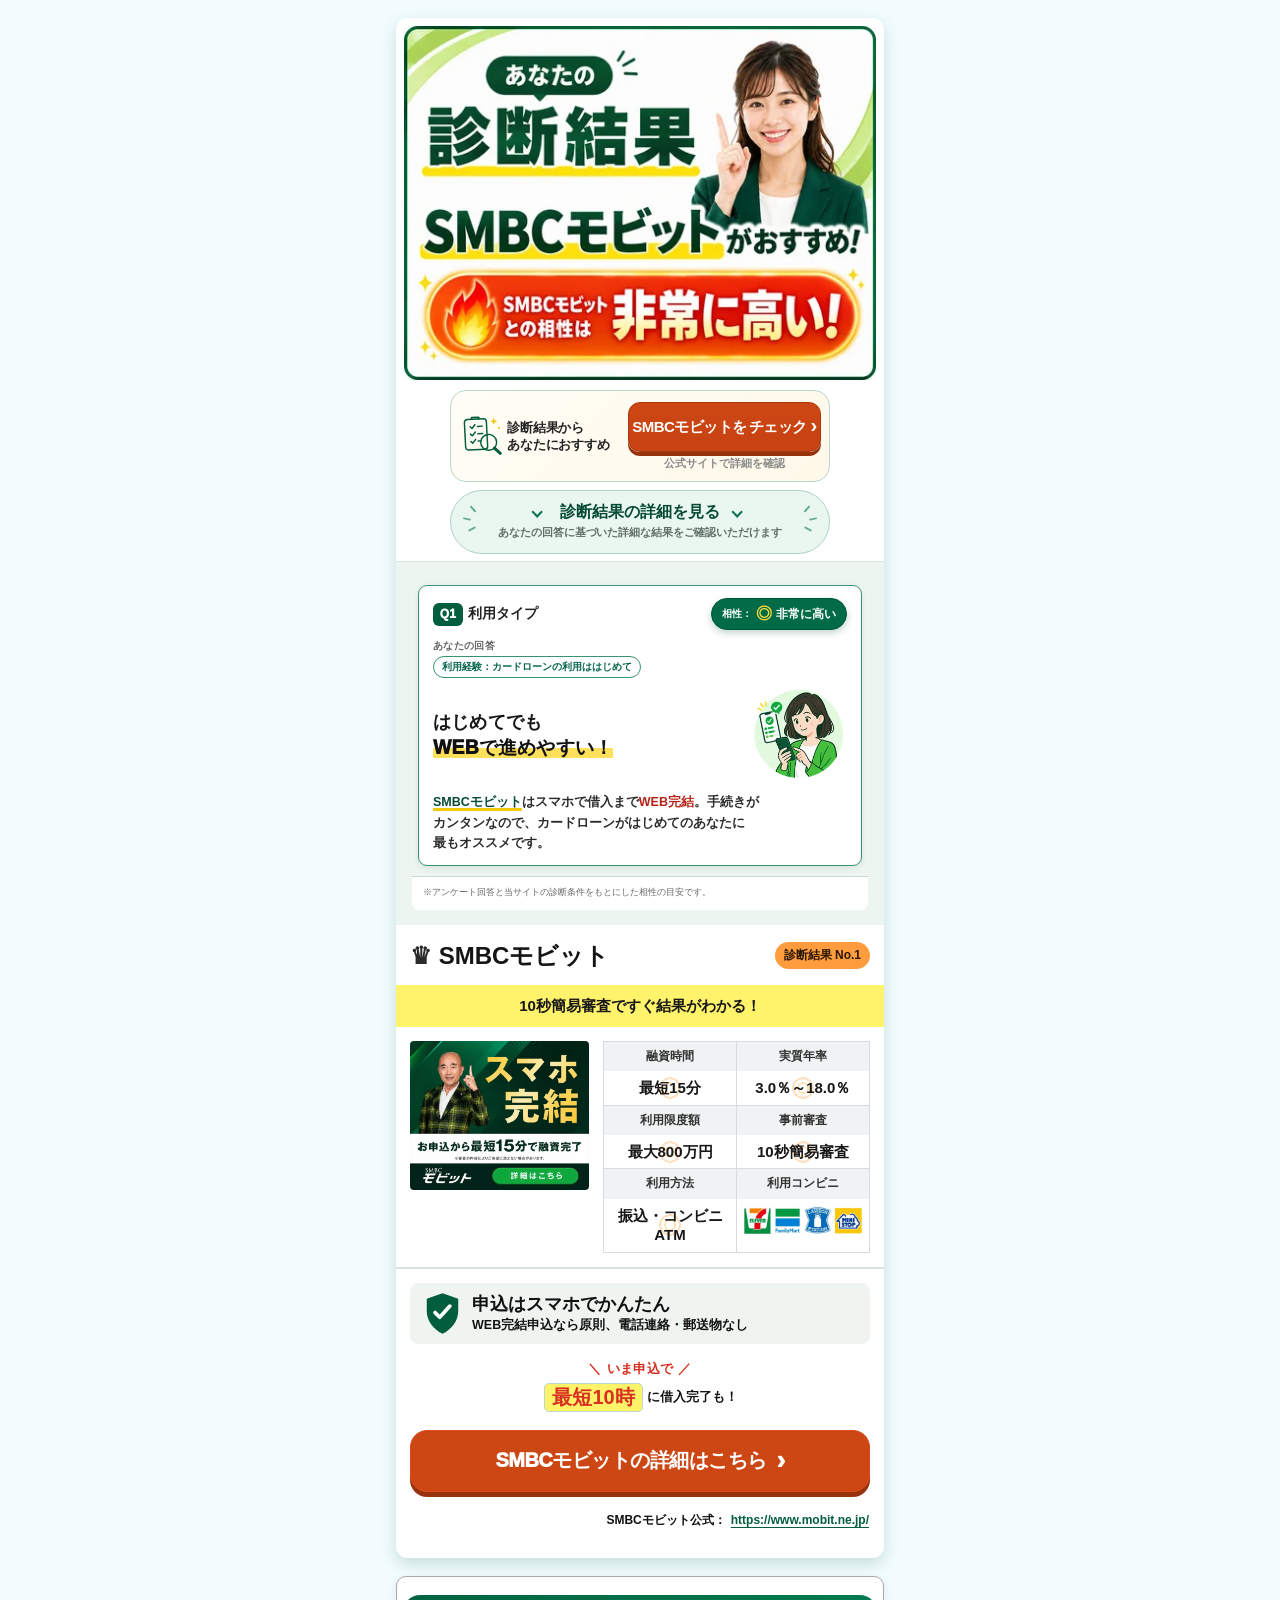
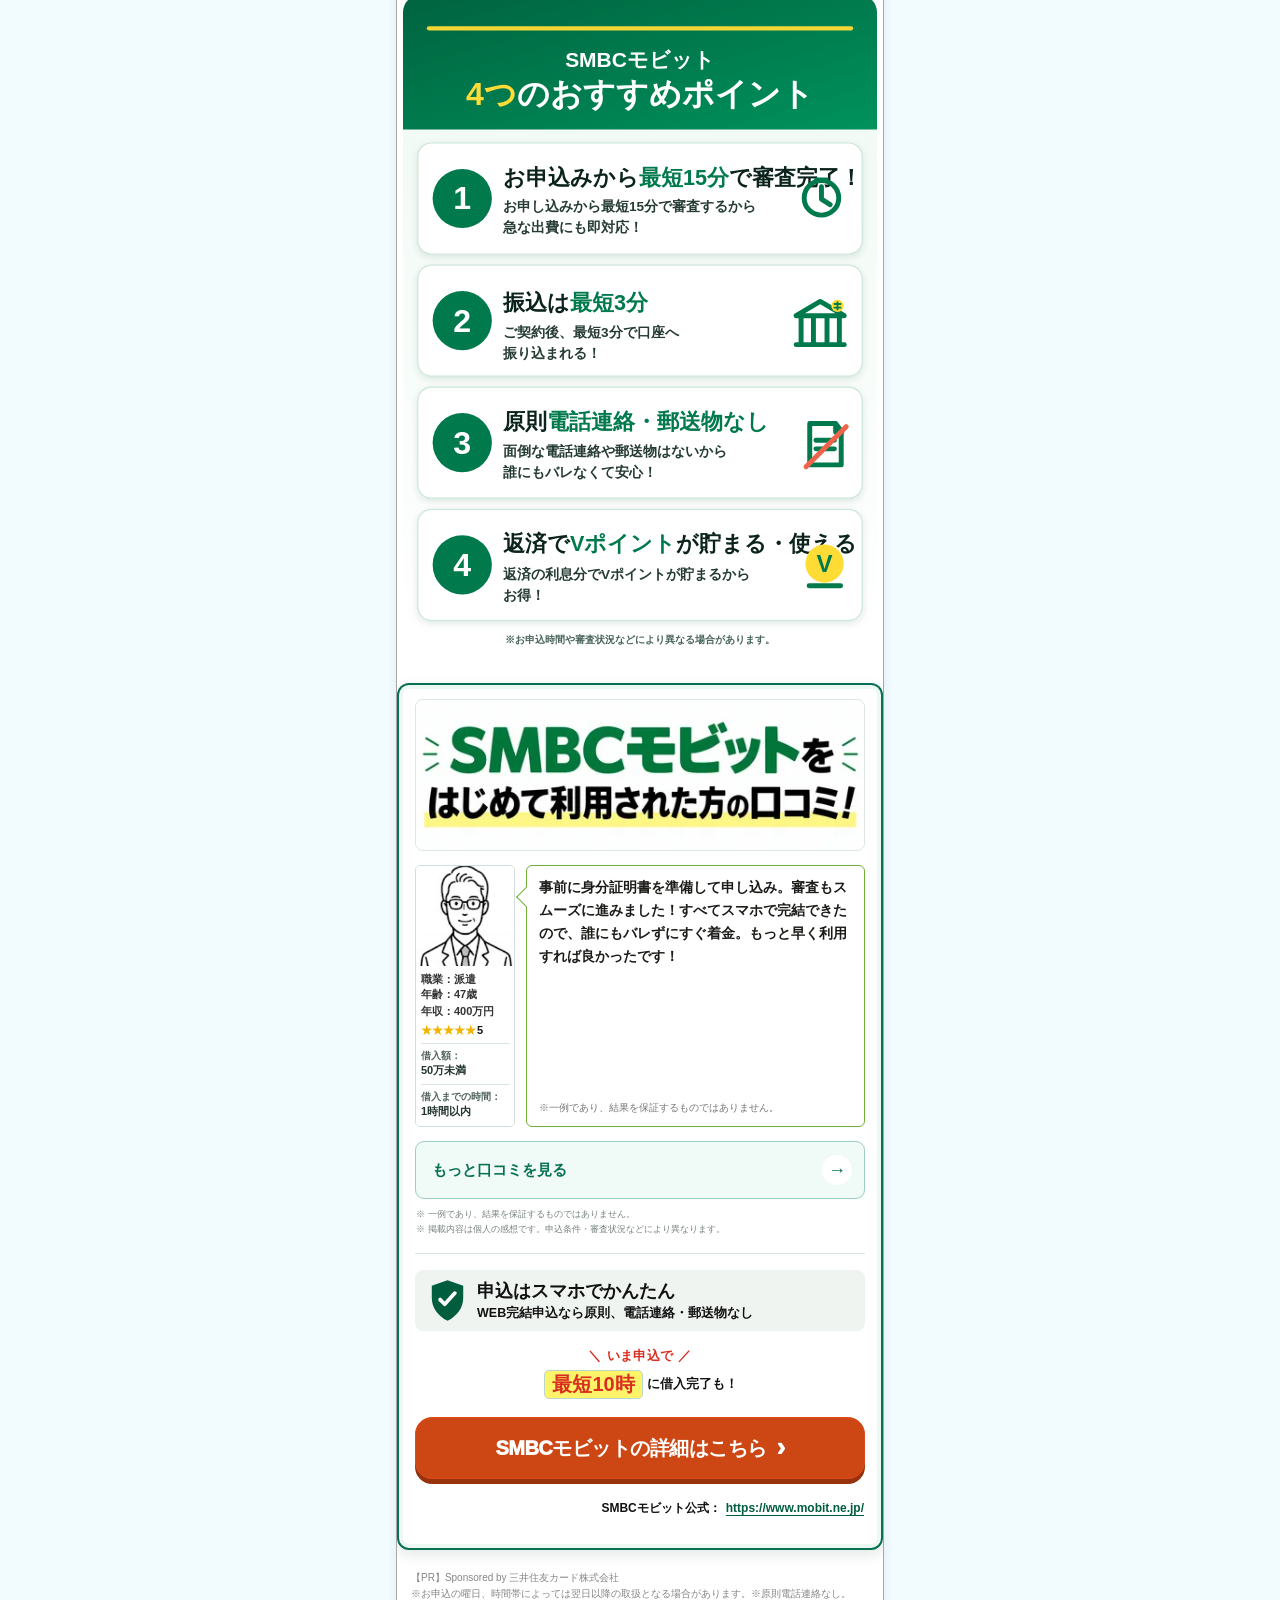
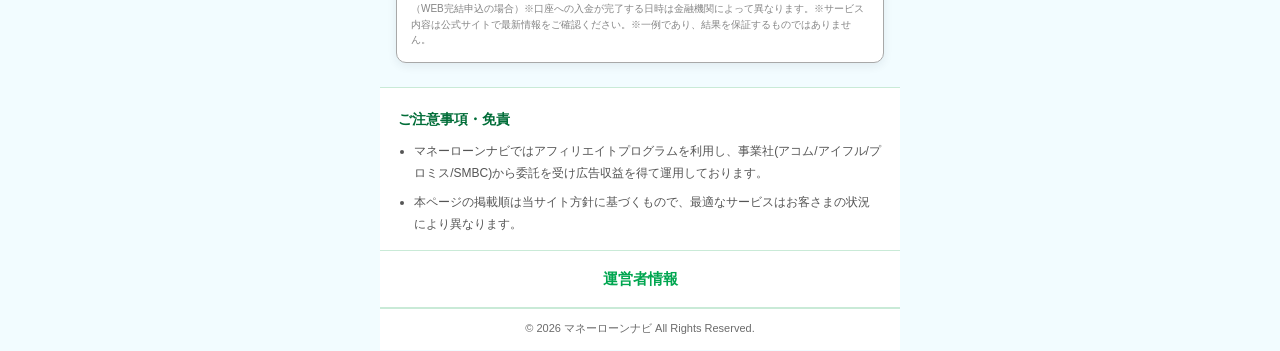
<file: result.html>
<!DOCTYPE html><html lang="ja"><head><link href="data:," rel="icon" /><meta charset="UTF-8" /><title>診断結果｜マネーローンナビ</title><meta content="noindex,follow,noarchive" name="robots" /><meta content="width=device-width, initial-scale=1.0" name="viewport" /><meta name="referrer" content="strict-origin-when-cross-origin" /><script>(function(){var p=new URLSearchParams(location.search),o=p.get('result_offer')||'sm',u=String(p.get('cq_usage')||p.get('param1')||'').toLowerCase(),s=p.get('cq_used')||p.get('param2'),f=p.get('force_offer')==='1';if(!f&&s!==null){if(!['experienced','existing','no'].includes(u))o='sm';else{var a=new Set(String(s).split(',').map(function(v){return v.trim().toLowerCase()}).filter(function(v){return v&&v!=='none'})),h=function(v){return v.some(function(x){return a.has(x)})};o=!h(['sm','mobit','smbc_mobit','mobit_legacy'])?'sm':!h(['pr','promise'])?'pr':!h(['ai','aiful'])?'ai':!h(['ac','acom'])?'ac':'sm'}}var n={sm:'mobit',pr:'promise',ai:'aiful',ac:'acom'}[o]||'mobit',l=document.createElement('link');l.rel='preload';l.as='image';l.type='image/webp';l.href='./assets/lenders/'+n+'-diagnosis-recommendation-480.webp';l.fetchPriority='high';document.head.appendChild(l)})();</script><link rel="preload" href="./css/lender-cards.css?v=20260904-004" as="style" /><link rel="preload" href="./css/result-card-bridge.css?v=20260904-006" as="style" /><link rel="preload" href="./css/survey-ui-fixes.css?v=20260904-004" as="style" /><link rel="preload" href="./js/lender-card-first-view.js?v=20260904-002" as="script" /><link rel="preload" href="./css/result-shell.css?v=20260904-001" as="style" /><script src="./js/privacy-consent.js"></script><script>window.addEventListener('load', function() {
  const nodelist = document.body.querySelectorAll('.sb-bg-gum-marker');
  const node = Array.prototype.slice.call(nodelist, 0);

  if (node.length === 0) { return; }
  const windowHeight = window.innerHeight || document.body.clientHeight;
  window.addEventListener('scroll', function (event) {
    let scroll = (window.pageYOffset !== undefined) ? window.pageYOffset : document.documentElement.scrollTop;
    node.forEach(function(marker) {
      let position = marker.offsetTop - windowHeight + 50;
      if (scroll > position) {
        marker.classList.add('animated', 'sb-bg-gum-marker-animated');
        marker.classList.remove('sb-bg-gum-marker');
      }
    });
  }, false);
});</script><script src="./js/result-modern-runtime.js?v=20260904-003"></script><script>window.addEventListener('load', function() {
  function LinkSettingForGunosy() {
  }
  LinkSettingForGunosy.prototype = {
    assign: function() {
      const media = document.querySelector('.js-m-id');
      if (media === null) { return; }
      if (media.dataset.value != '4') { return; }

      const nodelist = document.querySelectorAll('a');
      const node = Array.prototype.slice.call(nodelist, 0);

      node.forEach(function(element) {
        const uri = new URI(element.getAttribute('href'));
        if (uri.query(true).sb_tracking === 'true') {
          let onclickAttribute = element.getAttribute('onclick');
          if (onclickAttribute === null) {
            onclickAttribute = '';
          }
          onclickAttribute += ';this.href=GunosyTransit.link(this.href);';
          element.setAttribute('onclick', onclickAttribute);
        }
      });
    }
  }

  let linkSettingForGunosy = new LinkSettingForGunosy();
  linkSettingForGunosy.assign();
});</script><script>window.addEventListener('message', function() {
  function SetFormActionVisitorId() {
  }
  SetFormActionVisitorId.prototype = {
    assign: function() {
      let iframes = document.querySelectorAll('.sb-form-iframe')
      if (iframes.length === 0) return
      Array.from(iframes).forEach((iframe, i) => {
        const sbTuId = document.querySelector('.js-v-id')
        const articleUid = document.querySelector('.js-a-id')
        const abTestUid = document.querySelector('.js-ab-id')
        const folderUid = document.querySelector('.js-f-id')
        let target = iframe.contentWindow.postMessage ? iframe : undefined;
        if (typeof target != "undefined" && document.body.scrollHeight) {
          target.contentWindow.postMessage({ sb_tu_id: sbTuId.dataset.value, article_uid: articleUid.dataset.value, ab_test_uid: abTestUid.dataset.value, folder_uid: folderUid.dataset.value, posted_beyond: true }, "*");
        }
      });
    }
  }

  let setFormActionVisitorId = new SetFormActionVisitorId();
  setFormActionVisitorId.assign();
});</script><script>window.addEventListener('message', function(e) {
  function SetFolderFormIframeAttributes() {
  }
  SetFolderFormIframeAttributes.prototype = {
    assign: function(e) {
      if (!e.data['posted_beyond']) return
      let forms = document.querySelectorAll(`[data-sb-form-uid="${e.data['uid']}"]`)
      Array.from(forms).forEach((form, i) => {
        let height = e.data['height']
        let width = e.data['width']
        let iframe = form.querySelector('iframe')
        iframe.style.height = height
        iframe.style.width = width
        iframe.style.margin = '0 auto'
      });
    }
  }

  let setFolderFormIframeHeight = new SetFolderFormIframeAttributes();
  setFolderFormIframeHeight.assign(e);
});</script><script>window.addEventListener('DOMContentLoaded', function() {
  let iframes = document.querySelectorAll('.sb-form-iframe')
  Array.from(iframes).forEach((iframe, i) => {
    const uri = new URI(iframe.src);
    const iframe_host = document.querySelector('.js-folder-form-host')
    iframe.src = uri.protocol() + '://' + iframe_host.dataset.value + uri.path()
  });
});</script><script>window.addEventListener('load', function() {
  var scroll = new SmoothScroll('a[href*="#"]', {
    speed:1000
  });
});</script><!-- Meta Pixel Code (analytics consent required) -->
<script>
window.CQConsent.runWhenGranted(function() {
  !function(f,b,e,v,n,t,s)
  {if(f.fbq)return;n=f.fbq=function(){n.callMethod?
  n.callMethod.apply(n,arguments):n.queue.push(arguments)};
  if(!f._fbq)f._fbq=n;n.push=n;n.loaded=!0;n.version='2.0';
  n.queue=[];t=b.createElement(e);t.async=!0;
  t.src=v;s=b.getElementsByTagName(e)[0];
  s.parentNode.insertBefore(t,s)}(window, document,'script',
  'https://connect.facebook.net/en_US/fbevents.js');
  fbq('init', '1717363732527950');
  fbq('track', 'PageView');
});
</script>
<!-- End Meta Pixel Code -->
<script>

(function(self, undefined) {Object.defineProperty(Array.prototype,"values",{value:Array.prototype[Symbol.iterator],enumerable:!1,writable:!1});})('object' === typeof window && window || 'object' === typeof self && self || 'object' === typeof global && global || {});</script><link rel="stylesheet" href="./css/lender-cards.css?v=20260904-004"><link rel="stylesheet" href="./css/result-card-bridge.css?v=20260904-006"><link rel="stylesheet" href="./css/survey-ui-fixes.css?v=20260904-004"><link rel="stylesheet" href="./css/result-shell.css?v=20260904-001"><style id="local-overflow-guard">html,body{max-width:100%;overflow-x:hidden}</style><style id="page-sr-title-style">.page-sr-title{position:absolute!important;width:1px;height:1px;margin:-1px;padding:0;overflow:hidden;clip:rect(0 0 0 0);clip-path:inset(50%);white-space:nowrap;border:0}</style><link rel="stylesheet" href="./css/exit-prevention-mobit.css?v=20260904-001"><script defer src="./js/exit-prevention-mobit.js?v=20260904-002"></script></head><body><h1 class="page-sr-title">あなたの診断結果</h1><script>function getSbCookie(name) {
  const match = document.cookie.match(new RegExp('(^| )' + name + '=([^;]+)'));
  if (match) return match[2];
}

function generateArticleUrl(articleUid) {
  const currentUrl = new URL(window.location.href);

  const currentHost = currentUrl.host;
  const newPath = '/articles/' + articleUid;
  const newUrl = new URL(newPath, 'https://' + currentHost);
  const allowedTrackingParams = new Set(["gclid", "dclid", "fbclid", "msclkid", "ttclid"]);
  currentUrl.searchParams.forEach((value, key) => {
    if (/^utm_(source|medium|campaign|term|content)$/.test(key) || allowedTrackingParams.has(key)) {
      newUrl.searchParams.set(key, value);
    }
  });
  return newUrl.toString();
}

const articleUid = "gtrWXFpnvLmDUJSPrg"

window.sb_global_id = getSbCookie('_sb_global');
window.sb_visitor_id = getSbCookie('_sb_tu');
window.sb_article_url = generateArticleUrl(articleUid);</script><script>document.addEventListener("DOMContentLoaded", function() {
  document.querySelector('.js-v-id').dataset.value = window.sb_visitor_id;
});</script><div class="js-t-id" data-value="a240f9f8-72cb-42df-a37f-cd19f23330e0"></div><div class="js-m-id" data-value="55"></div><div class="js-v-id" data-value="99e2c070-3348-4338-af03-c37cf85798fc"></div><div class="js-a-id" data-value="gtrWXFpnvLmDUJSPrg"></div><div class="js-ab-id" data-value="koRfwtAFGiUJDdcLoGDyw"></div><div class="js-f-id" data-value="5ec600f5-6494-48a3-8275-fc587af4c16a"></div><div class="js-asp-session" data-value="{&quot;session_id&quot;:null}"></div><div class="js-folder-form-host" data-value="sb-form.mysquadbeyond.com"></div><div class="js-has-funnel" data-value="false"></div><div class="article-body">
  <div class="cq-shell" id="cq-result-page" data-cq-pending="true">
      <main class="cq-result-main">
          <div data-recent-lender-card></div>
          <script src="./js/lender-card-first-view.js?v=20260904-002"></script>


          <div class="cq-experience-transfer cq-experience-transfer--experienced" data-cq-experience-guide="experienced" hidden>
              <section class="reasons section" id="reasons-experienced" data-section="reasons" data-variant="experienced" data-accordion-enabled="true">
                  <div class="container">
                      <div class="reasons__heading-img" style="text-align:center; margin-bottom: 1.5rem;">
                          <div class="reasons__heading-panel">
                              <h2 class="reasons__heading-title">利用経験がある人が必ずおさえるべき3つのポイント</h2>
                          </div>
                      </div>
                      <div class="reasons__list">
                          <div class="reasons__item">
                              <div class="reasons__question">
                                  <span class="reasons__num">1.</span><span class="reasons__q-text">他社借り入れ中でも申し込み可能</span><span class="reasons__toggle">＋</span>
                              </div>
                              <div class="reasons__answer">
                                  <div class="reasons__answer-inner">
                                      <p>他社からの借り入れ経験があったり、返済中の方でも、各社へのお申し込みが可能です。</p>
                                  </div>
                              </div>
                          </div>
                          <div class="reasons__item">
                              <div class="reasons__question">
                                  <span class="reasons__num">2.</span><span class="reasons__q-text">契約は複数社で</span><span class="reasons__toggle">＋</span>
                              </div>
                              <div class="reasons__answer">
                                  <div class="reasons__answer-inner">
                                      <p>当サイトでは、複数社との契約を推奨しています。返済負担や利率、無利息期間を加味して、複数社から借り入れできる状態をつくっておくと、状況に応じてもっとも負担の少ない借り方が可能になります。</p>
                                  </div>
                              </div>
                          </div>
                          <div class="reasons__item">
                              <div class="reasons__question">
                                  <span class="reasons__num">3.</span><span class="reasons__q-text">一度審査に落ちても諦めない</span><span class="reasons__toggle">＋</span>
                              </div>
                              <div class="reasons__answer">
                                  <div class="reasons__answer-inner">
                                      <p>審査基準は各社で異なります。仮にいずれか1社で審査に落ちても、別の会社に申し込めば、審査に通る可能性もございます。</p>
                                  </div>
                              </div>
                          </div>
                      </div>
                  </div>
              </section>

              <section class="faq section" id="faq-experienced" data-section="faq" data-accordion-mode="single">
                  <div class="container">
                      <h2 class="section-title">よくあるご質問</h2>
                      <p class="faq__lead">比較時に見直したい条件や、申込前に確認したい内容をまとめています。</p>
                      <div class="faq__list">
                          <div class="faq__group" data-faq-group-id="pre_anxiety">
                              <button type="button" class="faq__group-toggle" aria-expanded="false"><span class="faq__group-title">申込前の不安解消</span><span class="faq__group-icon">＋</span></button>
                              <div class="faq__group-body">
                                  <div class="faq__item" data-faq-item-id="faq_screening_tips">
                                      <div class="faq__question">
                                          <span class="q-icon">Q</span>
                                          <h4>以前審査落ちしたことがあるけど大丈夫ですか？</h4>
                                          <span class="toggle">＋</span>
                                      </div>
                                      <div class="faq__answer">
                                          <div class="faq__answer-inner">
                                              <p>時間を空けての再審査で通る可能性もあります。ですが審査基準は各社で異なるため、以前申し込みした会社とは別の会社に申し込むことを当サイトでは推奨しています。</p>
                                          </div>
                                      </div>
                                  </div>
                                  <div class="faq__item" data-faq-item-id="faq_privacy">
                                      <div class="faq__question">
                                          <span class="q-icon">Q</span>
                                          <h4>在籍確認や郵送物で、家族や職場にバレませんか？</h4>
                                          <span class="toggle">＋</span>
                                      </div>
                                      <div class="faq__answer">
                                          <div class="faq__visual faq__visual--wide"><img src="./assets/page/shared-lazy.png" width="1600" height="893" alt="在籍確認・電話確認についてのインフォグラフィック" class="lazyload" data-src="./assets/page/6713036-9c2adf74-4da9-4c4c-89f7-9a8b84e26227.webp"></div>
                                          <div class="faq__answer-inner">
                                              <p>「WEB完結・郵送物なし」を選べば、バレる心配はほとんどありません。大手各社は原則として「電話による在籍確認なし」「自宅への郵送物なし」で手続きが可能です。</p>
                                          </div>
                                      </div>
                                  </div>
                                  <div class="faq__item" data-faq-item-id="faq_credit_effect">
                                      <div class="faq__question">
                                          <span class="q-icon">Q</span>
                                          <h4>今後、クレカを作ったりローンを組む時に影響しますか？</h4>
                                          <span class="toggle">＋</span>
                                      </div>
                                      <div class="faq__answer">
                                          <div class="faq__answer-inner">
                                              <p>カードローンを利用することで悪影響が出ることはありません。毎月きちんと返済をしていれば大丈夫です。</p>
                                              <div class="faq__answer-note-wrap"><small class="faq__answer-note">※支払いの延滞が続くと信用情報に傷がつく可能性があります</small></div>
                                          </div>
                                      </div>
                                  </div>
                              </div>
                          </div>
                          <div class="faq__group" data-faq-group-id="eligibility">
                              <button type="button" class="faq__group-toggle" aria-expanded="false"><span class="faq__group-title">申込条件・審査・必要書類</span><span class="faq__group-icon">＋</span></button>
                              <div class="faq__group-body">
                                  <div class="faq__item" data-faq-item-id="faq_parttime_student">
                                      <div class="faq__question">
                                          <span class="q-icon">Q</span>
                                          <h4>パートやアルバイト、学生でも借りられますか？</h4>
                                          <span class="toggle">＋</span>
                                      </div>
                                      <div class="faq__answer">
                                          <div class="faq__answer-inner">
                                              <p>はい、毎月安定した収入があれば借りられます。年収の高さよりも「毎月きちんと稼いでいるか」が重要です。</p>
                                              <div class="faq__answer-note-wrap"><small class="faq__answer-note">※ご自身に収入がない無職や専業主婦（主夫）の方は利用できません。</small></div>
                                          </div>
                                      </div>
                                  </div>
                                  <div class="faq__item" data-faq-item-id="faq_required_docs">
                                      <div class="faq__question">
                                          <span class="q-icon">Q</span>
                                          <h4>申し込みには何が必要ですか？（書類など）</h4>
                                          <span class="toggle">＋</span>
                                      </div>
                                      <div class="faq__answer">
                                          <div class="faq__visual faq__visual--wide"><img src="./assets/page/shared-lazy.png" width="1328" height="712" alt="申込時に必要な書類についてのインフォグラフィック" class="lazyload" data-src="./assets/page/6730865-f2a346e8-590b-4e24-a509-efc770bae73c.webp"></div>
                                          <div class="faq__answer-inner">
                                              <p>基本は「運転免許証」などの本人確認書類だけでOKです。スマホで撮影して送るだけで完了します。</p>
                                              <div class="faq__answer-note-wrap"><small class="faq__answer-note">※借入希望額が50万円を超える場合などは、給与明細などの「収入証明書」が追加で必要です。</small></div>
                                          </div>
                                      </div>
                                  </div>
                              </div>
                          </div>
                          <div class="faq__group" data-faq-group-id="borrow_repay">
                              <button type="button" class="faq__group-toggle" aria-expanded="false"><span class="faq__group-title">借り方・返し方</span><span class="faq__group-icon">＋</span></button>
                              <div class="faq__group-body">
                                  <div class="faq__item" data-faq-item-id="faq_same_day">
                                      <div class="faq__question">
                                          <span class="q-icon">Q</span>
                                          <h4>今日中に借りることはできますか？</h4>
                                          <span class="toggle">＋</span>
                                      </div>
                                      <div class="faq__answer">
                                          <div class="faq__visual faq__visual--wide"><img src="./assets/page/shared-lazy.png" width="1330" height="712" alt="今日中に借りる場合の目安についてのインフォグラフィック" class="lazyload" data-src="./assets/page/6743189-a12d9a6e-5852-4960-9bea-cd4cfb55dd6a.png"></div>
                                          <div class="faq__answer-inner">
                                              <p>はい、可能です。時間帯にもよりますが、スマホからの申し込みで最短3〜20分ほどで審査が完了し、その日のうちにお金を借りられます。急ぎの場合は早めの時間に申し込みましょう。</p>
                                          </div>
                                      </div>
                                  </div>
                                  <div class="faq__item" data-faq-item-id="faq_weekend">
                                      <div class="faq__question">
                                          <span class="q-icon">Q</span>
                                          <h4>土日・祝日でも申し込みや借り入れはできますか？</h4>
                                          <span class="toggle">＋</span>
                                      </div>
                                      <div class="faq__answer">
                                          <div class="faq__visual faq__visual--wide"><img src="./assets/page/shared-lazy.png" width="1159" height="624" alt="土日祝日の申し込みや借り入れについてのインフォグラフィック" class="lazyload" data-src="./assets/page/6745088-4613bfdf-d8cd-4a60-84c8-d665b98d7a50.png"></div>
                                          <div class="faq__answer-inner">
                                              <p>はい、スマホから24時間いつでも申し込めます。審査の対応時間内（おおむね夜21時頃まで）に手続きが完了すれば、休日でも当日中の借り入れが可能です。</p>
                                          </div>
                                      </div>
                                  </div>
                                  <div class="faq__item" data-faq-item-id="faq_monthly_repayment">
                                      <div class="faq__question">
                                          <span class="q-icon">Q</span>
                                          <h4>毎月どうやって返すの？いくらから返せる？</h4>
                                          <span class="toggle">＋</span>
                                      </div>
                                      <div class="faq__answer">
                                          <div class="faq__visual faq__visual--wide"><img src="./assets/page/shared-lazy.png" width="1327" height="709" alt="毎月の返済方法と返済額についてのインフォグラフィック" class="lazyload" data-src="./assets/page/6751018-046cf864-91f0-4e90-a346-3128fbf36fa8.png"></div>
                                          <div class="faq__answer-inner">
                                              <p>コンビニATM、スマホからの銀行振込、口座引き落としなどで手軽に返済できます。毎月の最低返済額は1,000円〜数千円から設定できるため、無理のないペースで返せます。</p>
                                          </div>
                                      </div>
                                  </div>
                              </div>
                          </div>
                      </div>
                  </div>
              </section>
          </div>

          <div class="cq-back-to-top" aria-label="アンケート回答画面に戻る">
              <a class="cq-back-to-top__button" href="#" data-cq-back-to-top>アンケートに戻る</a>
          </div>

          <section class="cq-legal-disclaimer" aria-labelledby="cq-legal-disclaimer-title">
              <h2 id="cq-legal-disclaimer-title">ご注意事項・免責</h2>
              <ul>
                  <li>マネーローンナビではアフィリエイトプログラムを利用し、事業社(アコム/アイフル/プロミス/SMBC)から委託を受け広告収益を得て運用しております。</li>
                  <li>本ページの掲載順は当サイト方針に基づくもので、最適なサービスはお客さまの状況により異なります。</li>
              </ul>
          </section>

          <section class="cq-operator-link-area" aria-label="運営者情報">
              <a class="cq-operator-link-area__anchor" href="./operationinfo.html">運営者情報</a>
          </section>

          <footer class="cq-result-footer">
              <p>© 2026 マネーローンナビ All Rights Reserved.</p>
          </footer>
      </main>



  </div>
<script src="./js/result-runtime-loader.js?v=20260904-002"></script>

</div><script>const lazyLoadInstance = new LazyLoad({
  elements_selector: '.lazyload',
  callback_loaded: function(element) {
    element.classList.remove('lazyload');
  }
});</script><script>'use strict';

(function() {
  function Heatmap() {
    this.exclusionTags = ['script', 'noscript', 'link', 'style', 'meta'];
    this.windowWidth = window.innerWidth || document.documentElement.clientWidth || 0;
    this.windowHeight = window.innerHeight || document.body.clientHeight || 0;
    this.indexedElements = [];
    this.isScrollStop = true;
    this.scrollStopTime = new Date();
    this.scrollStartTime = 0;

    this.dbName = 'production_squadbeyond';

    this.exitVisibilityChange = '';
    if (document.hidden != null) {
      this.exitVisibilityChange = 'visibilitychange';
    } else if (document.mozHidden != null) {
      this.exitVisibilityChange = 'mozvisibilitychange';
    } else if (document.msHidden != null) {
      this.exitVisibilityChange = 'msvisibilitychange';
    } else if (document.webkitHidden != null) {
      this.exitVisibilityChange = 'webkitvisibilitychange';
    }

    this.lambdaApi = "https://hd4wr2if8b.execute-api.ap-northeast-1.amazonaws.com/default/squadbeyond_bigquery_api_02";
    this.maxArrivalPosition = 0;
    this.arrivalIndexes = [];

    this.widgetList = [];
    this.viewedWidgetClassnameList = [];
  }

  Heatmap.prototype = {
    getBqApi: function(table, rows) {
      const uri = new URI("https://bq-api.squadbeyond.com/articles/actions");
      uri.setSearch('table', table);
      uri.setSearch('articleUid', "gtrWXFpnvLmDUJSPrg");
      uri.setSearch('environment', 'production');
      uri.setSearch('visitor_id', window.sb_visitor_id);
      rows.url = window.sb_article_url;
      rows.article_uid = "gtrWXFpnvLmDUJSPrg";
      rows.visitor_global_id = window.sb_global_id;
      rows.visitor_id = window.sb_visitor_id;
      rows.window_width = this.windowWidth;
      rows.window_height = this.windowHeight;
      rows.user_agent = navigator.userAgent;
      uri.setSearch('rows', encodeURIComponent(JSON.stringify(rows)));
      const xmlHttp = new XMLHttpRequest();
      xmlHttp.open('GET', uri.toString(), true);
      xmlHttp.send(null);
    },
    assignIndexAttribute: function() {
      let _this = this;
      let articleBody = document.body.querySelector('.article-body');
      articleBody.dataset.sbhi = 3;
      const articeBodyNodelist = articleBody.querySelectorAll('*');
      const articeBodyNode = Array.prototype.slice.call(articeBodyNodelist, 0);
      articeBodyNode.forEach(function(element, index) {
        index = index + 4;
        if (element.classList.contains('sb-fixed')) { return; }
        let tagName = element.tagName.toLowerCase();
        if (_this.exclusionTags.indexOf(tagName) != -1) { return; }
        if (getComputedStyle(element, null).position === 'fixed') {
          const elementNodelist = element.querySelectorAll('*');
          const elementNode = Array.prototype.slice.call(elementNodelist, 0);
          elementNode.forEach(function(element) {
            element.classList.add('sb-fixed');
          });
          return;
        }
        element.dataset.sbhi = index;
      });
      const indexedElements = document.querySelectorAll('[data-sbhi]');
      this.indexedElements = Array.prototype.slice.call(indexedElements, 0);
    },
    fetchWidgetList: function() {
      const widgetList = document.querySelectorAll("[id^='sb-part-'], [data-sb-part-id]");
      this.widgetList = Array.prototype.slice.call(widgetList, 0);
    },
    assignCursorPointer: function() {
      let ios = /iPad|iPhone|iPod/.test(navigator.userAgent) && !window.MSStream;
      if (ios) {
        document.body.style.cursor = 'pointer';
      }
    },
    assignParameterToLink: function() {
      const currentPageUri = new URI(location.href);
      currentPageUri.removeQuery('sbrd'); // For egg cart
      currentPageUri.removeQuery('sb_tu_id');
      currentPageUri.removeQuery('step_uid');
      [
        'cq_usage', 'cq_used', 'cq_amount', 'cq_priority', 'cq_diag_id', 'cq_t',
        'cq_return_url', 'result_offer', 'force_offer', 'item',
        'param1', 'param2', 'param3', 'param5'
      ].forEach(function(name) { currentPageUri.removeQuery(name); });
      const allowedTrackingQueryNames = ['utm_source', 'utm_medium', 'utm_campaign', 'utm_term', 'utm_content', 'utm_id', 'utm_source_platform', 'utm_creative_format', 'utm_marketing_tactic', 'gclid', 'dclid', 'wbraid', 'gbraid', 'fbclid', 'msclkid', 'yclid', 'ttclid', 'srsltid'];
      const currentPageQueries = currentPageUri.query(true);
      Object.keys(currentPageQueries).forEach(function(name) {
        if (allowedTrackingQueryNames.indexOf(name) === -1) delete currentPageQueries[name];
      });

      const aspSession = JSON.parse(document.querySelector('.js-asp-session').dataset.value)

      const nodelist = document.body.querySelectorAll("a[href^=http") 
      const node = Array.prototype.slice.call(nodelist, 0);
      node.forEach(function(element) {
        if (element.href.includes('tel:')) return
        if (element.dataset.sbLinkDecorated === 'true') return;
        element.dataset.sbLinkDecorated = 'true';
        const uri = new URI(element.href);
        Object.keys(currentPageQueries).forEach(function(name) { uri.removeQuery(name); });
        uri.addQuery(currentPageQueries);
        uri.removeQuery('squadbeyond_uid');
        uri.addQuery('squadbeyond_uid', window.sb_visitor_id);
        uri.removeQuery('sb_article_uid');
        uri.addQuery('sb_article_uid', "gtrWXFpnvLmDUJSPrg");
        element.href = uri.toString();

        if (aspSession.session_id) {
          const uri = new URI(element.href);
          uri.removeQuery(aspSession.session_id);
          uri.addQuery(aspSession.session_id, window.sb_visitor_id);
          element.href = uri.toString();
        }

        const isRedirectLink = element.href.match(/\/redirect_pages\//) != null;
        if (isRedirectLink) {
          const uri = new URI(element.href);
          uri.removeQuery('article_url');
          uri.addQuery('article_url', window.sb_article_url);
          element.href = uri.toString();
        }

        element.addEventListener('click', function(event) {
          try {
            currentPageUri.removeQuery('sb_article_uid');
            currentPageUri.addQuery('sb_article_uid', "gtrWXFpnvLmDUJSPrg");
            currentPageUri.removeQuery('sb_tu_id');
            currentPageUri.addQuery('sb_tu_id', window.sb_visitor_id);
            history.replaceState(null, null, currentPageUri.toString());
          }
          catch(e) {
          }
        });
      });
    },
    isAnyPartOfElementInViewport: function(element) {
      let rect = element.getBoundingClientRect();
      let windowHeight = (window.innerHeight || document.documentElement.clientHeight);
      let windowWidth = (window.innerWidth || document.documentElement.clientWidth);
      let widthInView = (rect.top <= windowHeight) && ((rect.top + rect.height) >= 0);
      let heightInView = (rect.left <= windowWidth) && ((rect.left + rect.width) >= 0);
      return (widthInView && heightInView);
    },
    fetchElementInViewport: function(position) {
      let _this = this;
      let elementFromPoint = null;
      let baseY = 0;
      let scroll = (window.pageYOffset !== undefined) ? window.pageYOffset : document.documentElement.scrollTop;
      switch(position) {
        case 'center':
          elementFromPoint = document.elementFromPoint(this.windowWidth / 2, this.windowHeight / 2);
          let center = this.windowHeight / 2;
          baseY = scroll + center;
          break;
        case 'bottom':
          elementFromPoint = document.elementFromPoint(this.windowWidth / 2, this.windowHeight - 1);
          baseY = scroll + this.windowHeight;
          break;
      }
      if (elementFromPoint != null && elementFromPoint.dataset.sbhi) {
        return elementFromPoint;
      }
      let prevDiff = 0;
      let closestElement = null;
      this.indexedElements.forEach(function(element) {
        if (_this.isAnyPartOfElementInViewport(element)) {
          let elementClientRect = element.getBoundingClientRect();
          let diff = Math.abs(baseY - (elementClientRect.top + scroll));
          if (prevDiff > diff) {
            closestElement = element;
          }
          prevDiff = diff;
        }
      });
      return closestElement;
    },
    renderArrivalImage: function() {
      let bottomElement = this.fetchElementInViewport('bottom');
      if (!bottomElement) { return; }
      const index = bottomElement.dataset.sbhi;
      let scroll = (window.pageYOffset !== undefined) ? window.pageYOffset : document.documentElement.scrollTop;
      let rect = bottomElement.getBoundingClientRect();
      let bottomElementTop = scroll + rect.top;
      let arrivedAtElementY = (scroll + this.windowHeight) - bottomElementTop;
      let yPercent = Math.floor(((arrivedAtElementY / rect.height) * 100));

      const bgArrivalPosition = scroll + this.windowHeight;
      if (this.maxArrivalPosition < bgArrivalPosition && !this.arrivalIndexes.includes(index)) {
        this.getBqApi(
          'visitor_arrivals',
          {
            index: index,
            y_percent: yPercent,
          }
        );
        this.arrivalIndexes.push(index);
        this.maxArrivalPosition = bgArrivalPosition;
      }
    },
    renderVisibleWidget: function() {
      try {
        let _this = this;
        this.widgetList.forEach(function(element) {
          const widgetId = element.getAttribute('id') || `sb-part-${element.dataset.sbPartId}` || '';
          const r = widgetId.match(/^sb\-part\-(.*)$/);
          const isInViewport = _this.isAnyPartOfElementInViewport(element);
          const className = element.className;
          if (r && isInViewport && !_this.viewedWidgetClassnameList.includes(className)) {
            _this.getBqApi(
              'widget_vimp_logs',
              {
                widget_id: widgetId,
              }
            );
            _this.viewedWidgetClassnameList.push(className);
          }
        });
      } catch (e) {
      }
    },
    renderAttentionImage: function() {
      if (this.scrollStopTime === 0) { return; }
      const secondWithDecimalPoint = (this.scrollStartTime.getTime() - this.scrollStopTime.getTime()) / 1000;
      if (secondWithDecimalPoint < 1.0) { return; }
      let second = Math.round(((this.scrollStartTime.getTime() - this.scrollStopTime.getTime()) / 1000));
      let centerElement = this.fetchElementInViewport('center');
      if (!centerElement) { return; }
      let scroll = (window.pageYOffset !== undefined) ? window.pageYOffset : document.documentElement.scrollTop;
      let rect = centerElement.getBoundingClientRect();
      let centerElementTop = Math.floor(scroll + rect.top);
      let pageCenter = (scroll + (this.windowHeight / 2))
      let yPercent = Math.floor((pageCenter - centerElementTop) / rect.height * 100);

      this.getBqApi(
        'visitor_attentions',
        {
          index: centerElement.dataset.sbhi,
          y_percent: yPercent,
          second: second,
        }
      );
    },
    renderScrollImages: function() {
      let _this = this;
      let isScrolling;
      window.addEventListener('scroll', function (event) {
        window.clearTimeout(isScrolling);
        _this.isScrollStop = false;
        _this.scrollStartTime = new Date();
        _this.renderAttentionImage();
        _this.scrollStopTime = 0;
        isScrolling = setTimeout(function() {
          _this.renderArrivalImage();
          _this.renderVisibleWidget();
          _this.isScrollStop = true;
          _this.scrollStopTime = new Date();
          _this.scrollStartTime = 0;
        }, 200);
      }, false);
    },
    getTouchPosition: function(event) {
      let x = undefined;
      let y = undefined;
      if (event.changedTouches && event.changedTouches[0]) {
        let touchObject = event.changedTouches[0];
        x = touchObject.pageX;
        y = touchObject.pageY;
      } else if (event.originalEvent && event.originalEvent.touches) {
        x = event.originalEvent.touches[0].pageX;
        y = event.originalEvent.touches[0].pageY;
      } else {
        x = event.pageX;
        y = event.pageY;
      }
      return { x: x, y: y };
    },
    renderClickImage: function() {
      let _this = this;
      document.body.addEventListener('click', function(event) {
        let redirectUrl = '';
        let anchorTagIndex = null;
        let isTracking = null;
        let currentNode = event.target;
        while (currentNode && currentNode.tagName !== 'BODY') {
          const tagName = currentNode.tagName;
          if (tagName && tagName === 'A' && redirectUrl === '') {
            redirectUrl = currentNode.href || '';
            anchorTagIndex = currentNode.dataset.sbhi || null;
            isTracking = currentNode.dataset.sbTracking || null;
          } else if (tagName && tagName === 'BUTTON' && currentNode.getAttribute('type') === 'submit' && redirectUrl === '') {
            isTracking = currentNode.dataset.sbTracking || null;
          }
          currentNode = currentNode.parentNode;
        }
        let position = _this.getTouchPosition(event);
        let rect = event.target.getBoundingClientRect();
        let positionX = rect.left + window.pageXOffset;
        let positionY = rect.top + window.pageYOffset;
        let x = position.x - positionX;
        let y = position.y - positionY;
        let xPercent = (x / rect.width * 100).toFixed(1);
        let yPercent = (y / rect.height * 100).toFixed(1);

        _this.getBqApi(
          'visitor_clicks',
          {
            index: event.target.dataset.sbhi,
            x_percent: xPercent,
            y_percent: yPercent,
            link: redirectUrl,
            anchor_tag_index: anchorTagIndex,
            is_tracking: isTracking,
          }
        );
      });
    },
    getCookie: function(name) {
      const match = document.cookie.match(new RegExp('(^| )' + name + '=([^;]+)'));
      if (match) return match[2];
    },
    sendFbParams: function() {
      const fbc = this.getCookie('_fbc') || '';
      const fbp = this.getCookie('_fbp') || '';
      const existsParams = fbc != '' || fbp != '';
      if (!existsParams) {
        return;
      }
      const rows = {
        visitor_id: window.sb_visitor_id,
        fbc: fbc,
        fbp: fbp,
      }
      const uri = new URI("https://bq-api.squadbeyond.com/tables/visitor_facebook_parameters/records");
      uri.setSearch('row', encodeURIComponent(JSON.stringify(rows)));
      const xmlHttp = new XMLHttpRequest();
      xmlHttp.open('GET', uri.toString(), true);
      xmlHttp.send(null);
    }
  }

  window.CQConsent.runWhenGranted(function() {
    let heatmap = window.__cqHeatmap = new Heatmap();
    heatmap.assignIndexAttribute();
    heatmap.assignCursorPointer();
    heatmap.assignParameterToLink();
    heatmap.renderArrivalImage();
    heatmap.renderScrollImages();
    heatmap.renderClickImage();
    heatmap.sendFbParams();
    heatmap.fetchWidgetList();
    heatmap.renderVisibleWidget();
    window.addEventListener('cq:full-card-ready', function() {
      heatmap.assignIndexAttribute();
      heatmap.assignParameterToLink();
      heatmap.fetchWidgetList();
    }, { once: true });
  });
})();</script><script>window.CQConsent.runWhenGranted(function() {
  const storageValue = JSON.stringify({ article_uid: "gtrWXFpnvLmDUJSPrg", visitor_uid: window.sb_visitor_id });
  sessionStorage.setItem('sb_global_id', window.sb_global_id);
  sessionStorage.setItem("sb_bp_koRfwtAFGiUJDdcLoGDyw", storageValue);
  localStorage.setItem('sb_global_id', window.sb_global_id);
  localStorage.setItem("sb_bp_koRfwtAFGiUJDdcLoGDyw", storageValue);
});</script><script>let hasFunnel = document.querySelector('.js-has-funnel').dataset.value
if (hasFunnel === "true") {
  let sbUrl = new URL(location.href);
  let sbParams = new URLSearchParams(sbUrl.search);
  if (sbParams.get('step_uid')) {
    sbParams.delete('step_uid')
    history.replaceState(null, null, location.pathname + `?${sbParams.toString()}`)
  }
}</script><script>window.addEventListener("DOMContentLoaded", function () {
  const replacements = [
    {
      oldURL: "./assets/page/5012499-82022174-1563-487b-9cf5-b711c6bc5ecb.webp",
      newURL: "./assets/page/5059531-2ebbb4ff-c5ed-4b11-a7c5-18fa325d335b.webp"
    },
    {
      oldURL: "./assets/page/5012501-1f207b41-3cc3-4252-a4a7-4dc81be333f3.webp",
      newURL: "./assets/page/5059535-c03ecacd-377c-4f2c-bfd7-ae05b5cbc938.webp"
    },
    {
      oldURL: "./assets/page/5012504-22d8a387-416c-498f-88c3-d0856816940d.webp",
      newURL: "./assets/page/5059539-b34cf1cd-9ca7-4afe-bf89-e445a2989f3d.webp"
    },
    {
      oldURL: "./assets/page/5012666-b12a03d3-4a2f-4ac4-89e9-73445d3c3f02.webp",
      newURL: "./assets/page/5059540-4c20cbc3-7cf1-4818-8ad4-d70278178870.webp"
    },
    {
      oldURL: "./assets/page/5012693-2ab7d361-766a-4a6e-80bc-dd90453651e3.webp",
      newURL: "./assets/page/5059542-a87026b6-35db-4a75-bc94-74dd2a0a8874.webp"
    },
    {
      oldURL: "./assets/page/5012701-2dcdf4de-9630-4117-99ae-6750966c9e3d.webp",
      newURL: "./assets/page/5059548-2dbbcd13-5b53-49de-819b-8366d71f2004.webp"
    },
    {
      oldURL: "./assets/page/5012724-f380640b-3136-43b9-9f83-7dca96f213aa.webp",
      newURL: "./assets/page/5059554-e04efe7e-35e9-4966-88ee-b907701cd850.webp"
    },
    {
      oldURL: "./assets/page/5012733-61bb7d6f-2907-4e8e-a47d-219bfcd9b7bd.webp",
      newURL: "./assets/page/5059555-86b715a7-48f5-40d7-b2a8-94f650305284.webp"
    },
    {
      oldURL: "./assets/page/5012765-668e1f4c-4b0d-487e-9028-eb8aa7b95dec.webp",
      newURL: "./assets/page/5059557-c1ae6196-3223-407d-830c-06f60354ae8a.webp"
    },
    {
      oldURL: "./assets/page/5012768-2c8a9d9d-7158-416b-804c-44b77972c580.webp",
      newURL: "./assets/page/5059561-776de60e-3ae4-46d0-81f3-2401f06cc59c.webp"
    },
    {
      oldURL: "./assets/page/5012783-bc2af4d5-e248-4a21-97a2-9f74ccf1430f.webp",
      newURL: "./assets/page/5059656-33851c89-c935-46f4-acd9-bbaee8fe6bcf.webp"
    },
    {
      oldURL: "./assets/page/5012793-10948bf6-cf47-4b1e-9a02-39520b810ef9.webp",
      newURL: "./assets/page/5059659-334834ac-7f0b-42da-8d8e-66fb2cce0a0d.webp"
    },
    {
      oldURL: "./assets/page/5012797-b5db5ae5-1ca8-4ee0-bf67-ab2b1e8cafff.webp",
      newURL: "./assets/page/5059664-be335d74-2cd6-4ad1-8bf2-4405d34a7850.webp"
    },
    {
      oldURL: "./assets/page/5012808-e766f472-5d80-43a6-8ab0-daabf9812416.webp",
      newURL: "./assets/page/5059670-be4f982f-278c-424d-994c-16fb7f1ec7f4.webp"
    },
    {
      oldURL: "./assets/page/5012812-255152d3-043f-4399-8034-0a58086f10b7.webp",
      newURL: "./assets/page/5059679-79b852b7-1d91-4839-a2a1-86bef7dad2c3.webp"
    },
    {
      oldURL: "./assets/page/5012815-10f591fa-2d5b-465f-aca2-69350661165e.webp",
      newURL: "./assets/page/5059681-28f88299-5798-4c5f-a13f-9332d3fd52fc.webp"
    },
    {
      oldURL: "./assets/page/5012821-c9005ada-da1e-458f-bf76-bc832e5f507e.webp",
      newURL: "./assets/page/5059684-263f1d95-8183-497d-8687-c5f6f779ad6d.webp"
    },
    {
      oldURL: "./assets/page/5012849-9763c330-b2e9-47bf-8293-4c8673ed8582.webp",
      newURL: "./assets/page/5059690-af41a8f2-78fb-41a7-a28d-aabd9c2a92aa.webp"
    },
    {
      oldURL: "./assets/page/5012858-8b5220a5-ce66-4207-91c5-5c911dcfa46f.webp",
      newURL: "./assets/page/5059696-bc2c4810-ec8f-4494-a197-df3403e63392.webp"
    },
    {
      oldURL: "./assets/page/5012860-70277c12-d72f-4aab-8081-d31d06bdd706.webp",
      newURL: "./assets/page/5059700-928a763d-9a5b-43d1-a5a2-812b629280ce.webp"
    },
    {
      oldURL: "./assets/page/5012863-b4e48611-122f-4678-895a-8961636caa54.webp",
      newURL: "./assets/page/5059704-c4a30d31-c28d-4feb-8f15-105e85855e98.webp"
    },
    {
      oldURL: "./assets/page/5012868-5eee0a80-a4dc-4c7b-bde3-7de9a88ba591.webp",
      newURL: "./assets/page/5059708-15249014-fa5e-4b92-9a69-b031b3d6105d.webp"
    },
    {
      oldURL: "./assets/page/5012876-67d90fc2-c012-4b5e-8087-9233d483783f.webp",
      newURL: "./assets/page/5059711-8a8e7ec3-ebad-4c5a-94a5-0d6a29b2a94a.webp"
    },
    {
      oldURL: "./assets/page/5012878-38173b50-9591-43ed-8cd2-38def44f7ad9.webp",
      newURL: "./assets/page/5059714-687d798a-674d-4927-9a81-9aa2a4ea1be4.webp"
    },
    {
      oldURL: "./assets/page/5012882-4426be1b-87fb-4229-9900-d5fa87626841.webp",
      newURL: "./assets/page/5059719-37261ef1-8d35-45fb-94dc-ffe2668f129e.webp"
    },
    {
      oldURL: "./assets/page/5012947-5f77300d-0448-4f16-b855-d0a36125b266.webp",
      newURL: "./assets/page/5059721-5b65cd71-1911-4ac7-991e-7a0f2c14a517.webp"
    },
    {
      oldURL: "./assets/page/5012977-44492ec6-9bf0-4757-b1ca-eb5de572877c.webp",
      newURL: "./assets/page/5059722-7ead4bcc-573e-4479-a9bd-4fc5d87f4254.webp"
    },
    {
      oldURL: "./assets/page/5012981-179566b6-2c7e-4d59-a4cb-495145f08ace.webp",
      newURL: "./assets/page/5060133-82e8fb7d-5d0d-4737-9e3d-0163a9573e0f.webp"
    },
    {
      oldURL: "./assets/page/5012968-195ace4b-1092-4129-924a-7d4a3e201115.webp",
      newURL: "./assets/page/5059731-42c35c82-a8cc-4361-9441-c7182531ecfe.webp"
    },
    {
      oldURL: "./assets/page/5012991-1c9ac314-8695-4f46-b4b2-8296a1ea2c14.webp",
      newURL: "./assets/page/5059735-9a44be5c-1994-49a2-be94-39aea1eb5c7c.webp"
    },
    {
      oldURL:"./assets/page/5022968-48611e10-1f74-4697-b099-1a650deeda9d.webp",
      newURL:"./assets/page/5087556-b18e3a35-b055-42f3-9f8e-9d4d44807018.webp"
    },
    {      
      oldURL:"./assets/page/5046834-93ade193-ce14-49e0-89fa-d03da2801a48.mp4",
      newURL:"./assets/page/5087555-e8276e8b-1e6f-4b39-b500-eab97ee70cc6.mp4"
    }
  ];
  const attrList = ["src", "srcset", "data-src", "data-srcset"];
  document.querySelectorAll("*").forEach(function (el) {
    attrList.forEach(function (attr) {
      if (el.hasAttribute(attr)) {
        let value = el.getAttribute(attr);
        replacements.forEach(function (pair) {
          if (value.indexOf(pair.oldURL) !== -1) {
            value = value.split(pair.oldURL).join(pair.newURL);
          }
        });
        el.setAttribute(attr, value);
      }
    });
  });
});
  </script>
</body></html>
</file>
<file: css/exit-prevention-mobit.css>
.cq-exit-prevention[hidden] {
  display: none !important;
}

.cq-exit-prevention {
  position: fixed;
  z-index: 12000;
  inset: 0;
  display: grid;
  place-items: center;
  box-sizing: border-box;
  padding: max(18px, env(safe-area-inset-top)) 14px max(18px, env(safe-area-inset-bottom));
  background: rgba(2, 35, 26, 0.76);
  backdrop-filter: blur(3px);
}

.cq-exit-prevention__dialog {
  position: relative;
  width: min(100%, 410px);
  max-height: calc(100dvh - 36px);
  padding: 46px 16px 18px;
  overflow: auto;
  border: 2px solid #087a55;
  border-radius: 18px;
  background: #fff;
  box-shadow: 0 20px 56px rgba(0, 0, 0, 0.34);
  box-sizing: border-box;
}

.cq-exit-prevention__dialog:focus {
  outline: none;
}

.cq-exit-prevention__close {
  position: absolute;
  top: 7px;
  right: 9px;
  display: grid;
  width: 34px;
  height: 34px;
  place-items: center;
  padding: 0;
  border: 0;
  border-radius: 50%;
  background: #eaf4ef;
  color: #075f49;
  font: 700 24px/1 sans-serif;
  cursor: pointer;
}

.cq-exit-prevention__banner {
  display: block;
  width: min(100%, 360px);
  margin: 0 auto;
  overflow: hidden;
  border-radius: 9px;
  box-shadow: 0 5px 16px rgba(3, 54, 39, 0.18);
}

.cq-exit-prevention__banner picture,
.cq-exit-prevention__banner img {
  display: block;
  width: 100%;
}

.cq-exit-prevention__banner img {
  height: auto;
}

.cq-exit-prevention__close:focus-visible,
.cq-exit-prevention__banner:focus-visible {
  outline: 3px solid #ffd633;
  outline-offset: 3px;
}

body.cq-exit-prevention-open {
  overflow: hidden !important;
}

.cq-exit-prevention__sr-only {
  position: absolute !important;
  width: 1px !important;
  height: 1px !important;
  margin: -1px !important;
  padding: 0 !important;
  overflow: hidden !important;
  clip: rect(0 0 0 0) !important;
  clip-path: inset(50%) !important;
  white-space: nowrap !important;
  border: 0 !important;
}

@media (max-width: 374px) {
  .cq-exit-prevention__dialog {
    padding: 43px 11px 14px;
  }
}

@media (prefers-reduced-motion: no-preference) {
  .cq-exit-prevention:not([hidden]) .cq-exit-prevention__dialog {
    animation: cq-exit-prevention-enter 180ms ease-out both;
  }
}

@keyframes cq-exit-prevention-enter {
  from {
    opacity: 0;
    transform: translateY(12px) scale(0.98);
  }
}
</file>
<file: css/survey-ui-fixes.css>
/* Keep the copied questionnaire UI contained at narrow widths. */
.cq-modal__panel {
  overflow-x: hidden;
}

.cq-step,
.cq-step h2,
.cq-options,
.cq-option,
.cq-option > span,
.cq-step__actions {
  min-width: 0;
  max-width: 100%;
}

.cq-step h2 {
  white-space: normal;
}

.cq-option > span {
  flex-wrap: wrap;
  white-space: normal;
}

.cq-option-note {
  flex: 0 0 calc(100% - 32px);
  margin: -4px 0 0 32px;
  white-space: normal;
}

@media (max-width: 359px) {
  .cq-progress {
    padding-inline: 18px;
  }

  .cq-step {
    padding-inline: 16px;
  }

  .cq-step h2 {
    font-size: 17px;
  }

  .cq-option > span {
    padding: 11px 12px;
    font-size: 14px;
  }

  .cq-step__actions {
    grid-template-columns: minmax(0, 1fr) minmax(0, 1.12fr);
    gap: 8px;
  }

  .cq-back {
    min-width: 0;
    padding-inline: 8px;
    font-size: 12px;
  }

  .cq-next {
    font-size: 15px;
  }
}
</file>
<file: css/diagnosis-loading.css>
.cq-loading {
  position: relative;
  isolation: isolate;
  flex: 1 0 auto;
  min-height: 560px;
  gap: 12px;
  overflow: hidden;
  padding: 30px 20px 26px;
  background:
    radial-gradient(circle at 50% 24%, rgba(255, 255, 255, .96) 0 74px, rgba(255, 255, 255, 0) 190px),
    linear-gradient(180deg, #e8fbff 0%, #d8f6ff 48%, #cef2fb 100%);
}

.cq-loading::before,
.cq-loading::after {
  content: "";
  position: absolute;
  z-index: -1;
  border-radius: 50%;
  background: rgba(5, 206, 253, .09);
}

.cq-loading::before {
  top: -60px;
  right: -72px;
  width: 210px;
  height: 210px;
}

.cq-loading::after {
  bottom: -92px;
  left: -72px;
  width: 240px;
  height: 240px;
}

.cq-loading__visual {
  position: relative;
  width: 126px;
  height: 126px;
  margin: 0 auto 4px;
  display: grid;
  place-items: center;
}

.cq-loading__orbit {
  position: absolute;
  inset: 2px;
  border: 1px solid rgba(5, 206, 253, .28);
  border-radius: 50%;
  animation: cq-orbit-spin 2.4s linear infinite;
}

.cq-loading__orbit::before,
.cq-loading__orbit::after {
  content: "";
  position: absolute;
  width: 9px;
  height: 9px;
  border-radius: 50%;
  background: #05cefd;
  box-shadow: 0 0 0 6px rgba(5, 206, 253, .12), 0 0 18px rgba(5, 206, 253, .52);
}

.cq-loading__orbit::before { top: 10px; right: 18px; }
.cq-loading__orbit::after { bottom: 12px; left: 16px; transform: scale(.66); }

.cq-loading__mark {
  position: relative;
  width: 88px;
  height: 88px;
  margin: 0;
  overflow: hidden;
  border: 1px solid rgba(255, 255, 255, .68);
  border-radius: 24px;
  background: linear-gradient(145deg, #07536a 0%, #073b4c 70%);
  color: #fff;
  box-shadow: 0 14px 30px rgba(7, 59, 76, .22), inset 0 1px 0 rgba(255, 255, 255, .22);
}

.cq-loading__mark::before {
  content: "";
  position: absolute;
  inset: -50% 35% -50% -35%;
  transform: rotate(20deg);
  background: linear-gradient(90deg, transparent, rgba(255, 255, 255, .22), transparent);
  animation: cq-loading-shine 1.7s ease-in-out infinite;
}

.cq-loading__mark-bars {
  height: 24px;
  display: flex;
  align-items: end;
  justify-content: center;
  gap: 4px;
}

.cq-loading__mark-bars i {
  width: 5px;
  border-radius: 4px 4px 1px 1px;
  background: #35dcff;
  transform-origin: bottom;
  animation: cq-bar-pulse .9s ease-in-out infinite alternate;
}

.cq-loading__mark-bars i:nth-child(1) { height: 10px; }
.cq-loading__mark-bars i:nth-child(2) { height: 18px; animation-delay: .14s; }
.cq-loading__mark-bars i:nth-child(3) { height: 14px; animation-delay: .28s; }

.cq-loading__mark b {
  display: block;
  margin-top: 5px;
  font-size: 11px;
  letter-spacing: .08em;
}

.cq-loading__eyebrow {
  width: fit-content;
  margin: 0 auto;
  padding: 4px 12px;
  border: 1px solid #8be8fa;
  border-radius: 999px;
  background: rgba(255, 255, 255, .76);
  color: #08738d;
  font-size: 11px;
  font-weight: 900;
  letter-spacing: .08em;
}

.cq-loading h2 {
  margin: 0;
  color: #083344;
  font-size: 22px;
  line-height: 1.45;
  letter-spacing: .02em;
}

.cq-loading h2 strong {
  color: #087d99;
  font-weight: 900;
  background: linear-gradient(transparent 68%, rgba(5, 206, 253, .2) 68%);
}

.cq-loading__description {
  margin: -2px auto 2px;
  color: #52717c;
  font-size: 11px;
  font-weight: 700;
  line-height: 1.65;
}

.cq-loading__meter {
  width: min(100%, 300px);
  height: 5px;
  margin: 3px auto 7px;
  overflow: hidden;
  border-radius: 999px;
  background: #bceaf4;
}

.cq-loading__meter span {
  display: block;
  width: 100%;
  height: 100%;
  border-radius: inherit;
  background: linear-gradient(90deg, #05cefd, #0ba5c7);
  transform-origin: left;
  animation: cq-meter-fill 1.7s cubic-bezier(.22, .7, .24, 1) both;
}

.cq-loading ul { gap: 8px; }

.cq-loading li {
  min-height: 49px;
  padding: 11px 14px;
  border: 1px solid rgba(194, 230, 239, .92);
  border-radius: 12px;
  background: rgba(255, 255, 255, .78);
  color: #40606b;
  box-shadow: 0 7px 18px rgba(7, 59, 76, .07);
  transition: color .22s ease, background .22s ease, border-color .22s ease, transform .22s ease, box-shadow .22s ease;
}

.cq-loading li span {
  position: relative;
  flex: 0 0 20px;
  width: 20px;
  height: 20px;
  border-color: #6eddf4;
}

.cq-loading li:not(.is-done) span {
  border-top-color: #087d99;
  animation: cq-status-spin .8s linear infinite;
}

.cq-loading li.is-done {
  border-color: #76e0f5;
  background: #fff;
  color: #083344;
  transform: translateY(-1px);
  box-shadow: 0 9px 20px rgba(7, 59, 76, .09);
}

.cq-loading__footnote {
  margin: 1px 0 0;
  color: #718d96;
  font-size: 10px;
  font-weight: 700;
}

@keyframes cq-orbit-spin { to { transform: rotate(360deg); } }
@keyframes cq-loading-shine { 0%, 24% { transform: translateX(-130%) rotate(20deg); } 70%, 100% { transform: translateX(230%) rotate(20deg); } }
@keyframes cq-bar-pulse { from { transform: scaleY(.55); opacity: .65; } to { transform: scaleY(1); opacity: 1; } }
@keyframes cq-meter-fill { from { transform: scaleX(.06); } to { transform: scaleX(1); } }
@keyframes cq-status-spin { to { transform: rotate(360deg); } }

@media (max-width: 359px), (max-height: 700px) {
  .cq-loading { min-height: 500px; gap: 8px; padding-block: 18px; }
  .cq-loading__visual { width: 102px; height: 102px; }
  .cq-loading__mark { width: 74px; height: 74px; border-radius: 20px; }
  .cq-loading__orbit { inset: 1px; }
  .cq-loading h2 { font-size: 19px; }
  .cq-loading li { min-height: 44px; padding-block: 9px; }
}

@media (prefers-reduced-motion: reduce) {
  .cq-loading__orbit,
  .cq-loading__mark::before,
  .cq-loading__mark-bars i,
  .cq-loading__meter span,
  .cq-loading li:not(.is-done) span { animation: none; }
}
</file>
<file: css/lender-cards.css>
.v4-result-cards {
  --v4-accent: #1769aa;
  --v4-soft: #eef7ff;
  --v4-line: #9cc9ee;
  --v4-cta: #ff672c;
  --v4-cta-shadow: #c7330d;
  --v4-icon-accent: #c9a000;
  --v4-brand: #087154;
  --v4-brand-dark: #075f49;
  --v4-brand-soft: #f1f7f4;
  --v4-brand-line: #9bcfbd;
  --v4-brand-text: #173c33;
  width: min(100%, 760px);
  margin: 14px auto 24px;
  color: #1b1b18;
  font-family: "Noto Sans JP", Meiryo, "Hiragino Kaku Gothic ProN", sans-serif;
  font-size: 13px;
  line-height: 1.6;
}

body.beginner .v4-result-cards {
  --v4-accent: #16856b;
  --v4-soft: #effce7;
  --v4-line: #a8dc7f;
}

.v4-top-card-section > .v3-lender-card-list,
.v4-top-card-section > .v3-result-lender-list {
  display: none !important;
}
.v4-top-card-section > [data-v4-result-cards] {
  width: 100%;
}
.v4-top-card-section .v4-result-cards {
  margin-top: 8px;
}
.v4-top-final-card-section > .v3-lender-card-list,
.v4-top-final-card-section > .v3-result-lender-list {
  display: none !important;
}
.v4-top-final-card {
  margin-top: 0;
}
.v4-top-final-card .v4-lender-card {
  width: 100%;
}
.v4-top-final-card .v4-recommend,
.v4-top-final-card .v4-points {
  text-align: left;
}
.v4-top-final-card .v4-recommend-title {
  text-align: center;
}

body.experience #hikaku2 {
  margin-bottom: 8px !important;
}
body.experience #hikaku2 + #content1.ranking {
  margin-top: 8px !important;
}

body.result-v2 > header {
  position: static !important;
  top: auto !important;
  min-height: 32px !important;
  padding: 0 !important;
  background: #fff !important;
  backdrop-filter: none !important;
}

body.result-v2 > header #headerinner {
  min-height: 32px !important;
  padding: 2px 10px !important;
}

body.result-v2 > header .headerLeft {
  align-items: center !important;
  gap: 8px !important;
}

body.result-v2 > header .headerLeft img {
  flex: 0 0 auto;
  width: auto !important;
  max-width: 108px !important;
  max-height: 23px !important;
}

body.result-v2 > header .pr_text {
  flex: 1 1 auto;
  min-width: 0;
  max-width: 190px !important;
  margin: 0 !important;
  color: #8a8f96 !important;
  font-size: 9px !important;
  font-weight: 400 !important;
  line-height: 1.3 !important;
  text-align: right !important;
  white-space: normal;
  overflow-wrap: anywhere;
}

@media (max-width: 380px) {
  body.result-v2 > header #headerinner { padding: 2px 8px !important; }
  body.result-v2 > header .headerLeft img { max-width: 96px !important; max-height: 21px !important; }
  body.result-v2 > header .pr_text { max-width: 160px !important; font-size: 8.5px !important; }
}

body.result-v2 .v3-result-lenders { padding-top: 3px; }
body.result-v2 .v3-result-filter-summary { margin-bottom: 5px; border-radius: 5px; }
body.result-v2 .v3-result-filter-title {
  padding: 2px 6px !important;
  font-size: 12px !important;
  line-height: 1.25 !important;
}
body.result-v2 .v3-result-filter-title span { font-size: 15px !important; }
body.result-v2 .v3-result-filter-body {
  gap: 1px 5px !important;
  padding: 3px 7px 2px !important;
}
body.result-v2 .v3-result-filter-item {
  font-size: 9px !important;
  line-height: 1.2 !important;
}
body.result-v2 .v3-result-filter-actions {
  gap: 6px !important;
  padding: 0 7px 3px !important;
}
body.result-v2 .v3-result-filter-change {
  min-width: 90px !important;
  min-height: 18px !important;
  padding: 1px 7px !important;
  font-size: 8.5px !important;
}
body.result-v2 .v3-result-filter-sort {
  gap: 3px !important;
  font-size: 9px !important;
}
body.result-v2 .v3-result-filter-sort select {
  width: 66px !important;
  min-height: 18px !important;
  padding: 0 3px !important;
  font-size: 9px !important;
}
body.result-v2 .v3-research-title {
  display: none !important;
}

.v4-result-heading {
  margin: 0 0 12px;
  padding: 12px 14px;
  border-left: 6px solid var(--v4-accent);
  background: #fff;
  color: #0c3765;
  font-size: clamp(20px, 4vw, 28px);
  line-height: 1.35;
  text-align: center;
}

body.beginner.result-v2 .v4-result-heading { color: #0d5949; }

.v4-recommend-intro {
  position: static !important;
  inset: auto !important;
  margin: 0 0 12px;
  padding: 12px 14px 14px;
  border-top: 4px solid var(--v4-accent);
  border-bottom: 1px solid var(--v4-line);
  background: #fff;
  text-align: center;
}
.v4-final-pick {
  margin-top: 24px;
  padding-top: 8px;
  border-top: 1px solid #d9d9d9;
}
.v4-final-pick .v4-recommend-intro {
  margin-bottom: 12px;
  padding: 0 0 10px;
  border-top: 0;
  border-bottom: 1px solid #e2e2e2;
}
.v4-final-pick .v4-recommend-intro-label {
  display: block;
  margin: 0;
  padding: 7px 10px;
  background: #fff;
  color: #182331;
  font-size: 18px;
}
.v4-final-pick .v4-recommend-intro h2 {
  margin: 0;
  padding: 10px 8px;
  background: #ffb45f;
  color: #102a43 !important;
  font-size: clamp(22px, 5vw, 30px);
  font-weight: 900;
  line-height: 1.2;
}
.v4-final-pick .v4-recommend-intro > p:last-child {
  padding: 9px 8px 0;
}
.v4-final-pick [data-v4-final-mobit] { display: grid; }
.v4-lender-card-final { border-color: #f0a33a; }
.v4-recommend-intro-label {
  display: inline-block;
  margin: 0 0 5px;
  color: var(--v4-accent);
  font-size: 14px;
  font-weight: 900;
}
.v4-recommend-intro h2 {
  margin: 0 0 7px;
  color: #172536;
  font-size: clamp(22px, 5vw, 30px);
  line-height: 1.3;
  letter-spacing: 0;
}
.v4-recommend-intro h2 span { display: block; }
.v4-recommend-intro > p:last-child {
  margin: 0;
  color: #3d4650;
  font-size: 13px;
  font-weight: 700;
  line-height: 1.65;
}
body.beginner.result-v2 .v4-recommend-intro {
  background: #f7fff2;
}
body.beginner.result-v2 .v4-recommend-intro h2 { color: #102a43 !important; }

@media (max-width: 600px) {
  .v4-recommend-intro { margin-bottom: 9px; padding: 9px 8px 10px; }
  .v4-recommend-intro-label { margin-bottom: 3px; font-size: 12px; }
  .v4-recommend-intro h2 { margin-bottom: 5px; font-size: 21px; line-height: 1.25; }
  .v4-recommend-intro > p:last-child { font-size: 11.5px; line-height: 1.55; }
  .v4-final-pick { margin-top: 18px; padding-top: 6px; }
  .v4-final-pick .v4-recommend-intro-label { font-size: 17px; }
  .v4-final-pick .v4-recommend-intro h2 { font-size: 22px; }
}

@media (max-width: 350px) {
  .v4-recommend-intro-break { display: none; }
}

.v4-lender-list { display: grid; gap: 18px; }

.v4-diagnosis-summary {
  margin: 0 0 18px;
  overflow: hidden;
  border: 2px solid #087154;
  border-radius: 12px;
  background: #fff;
  box-shadow: 0 5px 14px rgba(16, 71, 53, 0.14);
  color: #17332b;
  font-family: -apple-system, BlinkMacSystemFont, "Hiragino Sans", "Yu Gothic", "YuGothic", "Noto Sans JP", sans-serif;
  font-feature-settings: "palt" 1;
}

.v4-result-cards[data-v4-result-theme="mobit"] {
  --v4-brand: #007a4d;
  --v4-brand-dark: #005d3d;
  --v4-brand-soft: #e5f2ec;
  --v4-brand-line: #3a936f;
  --v4-brand-text: #064a35;
  --v4-cta: #f2652c;
  --v4-cta-shadow: #c83e16;
  --v4-icon-accent: #c9a000;
}

.v4-result-cards[data-v4-result-theme="promise"] {
  --v4-accent: #004098;
  --v4-soft: #f3f7ff;
  --v4-line: #b8cbea;
  --v4-brand: #004098;
  --v4-brand-dark: #002f73;
  --v4-brand-soft: #f3f7ff;
  --v4-brand-line: #b8cbea;
  --v4-brand-text: #17345f;
  --v4-cta: #f2652c;
  --v4-cta-shadow: #c83e16;
  --v4-icon-accent: #e5b800;
}

.v4-result-cards[data-v4-result-theme="aiful"] {
  --v4-accent: #d71920;
  --v4-soft: #fff1f1;
  --v4-line: #efb2b4;
  --v4-brand: #d71920;
  --v4-brand-dark: #971217;
  --v4-brand-soft: #fff1f1;
  --v4-brand-line: #eaa6a9;
  --v4-brand-text: #5b171a;
  --v4-cta: #f2652c;
  --v4-cta-shadow: #c83e16;
  --v4-icon-accent: #d71920;
}
.v4-result-cards[data-v4-result-theme="acom"] {
  --v4-accent: #e60012;
  --v4-soft: #fff3f4;
  --v4-line: #efb5ba;
  --v4-brand: #e60012;
  --v4-brand-dark: #a5000d;
  --v4-brand-soft: #fff3f4;
  --v4-brand-line: #efb5ba;
  --v4-brand-text: #5a171c;
  --v4-cta: #f2652c;
  --v4-cta-shadow: #c83e16;
  --v4-icon-accent: #e60012;
}
.v4-diagnosis-summary__head { padding: 17px 18px 16px; background: #087154; text-align: center; }
.v4-diagnosis-summary__head:has(.v4-diagnosis-summary__hero-banner) { padding: 11px 12px 12px; }
.v4-diagnosis-summary__award {
  display: inline-flex;
  align-items: center;
  justify-content: center;
  gap: 7px;
  margin: 0 auto 10px;
  padding: 6px 16px 7px;
  border: 2px solid #ffd34f;
  border-radius: 999px;
  background: linear-gradient(180deg, #fffde9 0%, #ffe56c 100%);
  box-shadow: 0 3px 0 #cc9e0b, 0 6px 12px rgba(63, 43, 0, 0.2);
}
.v4-diagnosis-summary__award > span { display: grid; place-items: center; width: 25px; height: 25px; border: 2px solid #fff; border-radius: 50%; background: #087154; box-shadow: 0 2px 4px rgba(4, 77, 57, 0.24); color: #fff; font-size: 15px; font-weight: 900; }
.v4-diagnosis-summary__award h2 { margin: 0; color: #075f49; font-size: 18px; font-weight: 900; letter-spacing: 0.04em; line-height: 1.2; text-shadow: 0 1px 0 #fff; }
.v4-diagnosis-summary__head p { margin: 0; color: #fff; font-size: clamp(20px, 5vw, 27px); font-weight: 900; line-height: 1.35; }
.v4-diagnosis-summary__head p strong { display: inline-block; margin-inline: 4px; padding: 1px 9px 2px; border: 2px solid #ffdc51; border-radius: 6px; background: #fff4a8; box-shadow: 0 3px 0 #d0a714, 0 5px 9px rgba(0, 0, 0, 0.16); color: #075f49; font-size: 1.1em; line-height: 1.2; text-shadow: none; }
.v4-diagnosis-summary__hero-banner {
  margin: 9px 0 0;
  overflow: hidden;
  border-radius: 8px;
  background: #fff;
  line-height: 0;
}
.v4-diagnosis-summary__hero-banner picture,
.v4-diagnosis-summary__hero-banner img { display: block; width: 100%; }
.v4-diagnosis-summary__hero-banner img { height: auto; }
.v4-diagnosis-summary__brand-hero {
  display: grid;
  grid-template-columns: auto auto;
  align-items: end;
  justify-content: center;
  gap: 0 7px;
  margin-top: 8px;
  padding: 13px 12px 15px;
  border: 3px solid #fff;
  border-radius: 9px;
  background: linear-gradient(145deg, #fff 0%, var(--v4-brand-soft) 100%);
  box-shadow: 0 4px 0 color-mix(in srgb, var(--v4-brand-dark) 64%, #000 0%);
  color: var(--v4-brand-text);
  font-style: normal;
  line-height: 1.15;
}
.v4-diagnosis-summary__brand-hero span { grid-column: 1 / -1; color: var(--v4-brand-dark); font-size: 17px; font-weight: 900; }
.v4-diagnosis-summary__brand-hero strong { color: var(--v4-brand); font-size: clamp(30px, 8vw, 44px); font-weight: 950; letter-spacing: -0.04em; }
.v4-diagnosis-summary__brand-hero b { align-self: center; color: #111; font-size: 20px; font-weight: 950; }
.v4-diagnosis-summary__brand-hero em { grid-column: 1 / -1; margin-top: 2px; color: #111; font-size: clamp(23px, 6vw, 33px); font-style: normal; font-weight: 950; text-decoration: underline; text-decoration-color: #ffdc00; text-decoration-thickness: 7px; text-underline-offset: -3px; }
.v4-diagnosis-summary__product { border-bottom: 1px solid #d8e2de; background: #fff; }
.v4-diagnosis-summary__product .v4-lender-head { margin: 0; }
.v4-diagnosis-summary__points { background: #fff; }
.v4-diagnosis-summary__action { border-top: 1px solid #d8e2de; background: #fff; }
.v4-diagnosis-summary__action .v4-cta-wrap { padding-bottom: 15px; }
.v4-diagnosis-summary__match {
  margin: 0;
  padding: 14px 16px 15px;
  border-bottom: 1px solid #d8e6df;
  background: #f3f8f5;
}
.v4-diagnosis-summary__match-panel { overflow: hidden; border: 2px solid #087154; border-radius: 10px; background: #fff; box-shadow: 0 3px 9px rgba(8, 113, 84, 0.17); }
.v4-diagnosis-summary__match-banner { margin: 0; overflow: hidden; border-bottom: 1px solid #cfe2da; background: #fff; line-height: 0; }
.v4-diagnosis-summary__match-banner picture,
.v4-diagnosis-summary__match-banner img { display: block; width: 100%; }
.v4-diagnosis-summary__match-banner img { height: auto; }
.v4-result-cards:not([data-v4-result-theme="mobit"]) .v4-diagnosis-summary__match-banner {
  width: calc(100% - 16px);
  margin: 8px 8px 0;
  aspect-ratio: 4 / 3;
  border-bottom-color: var(--v4-brand-line);
}
.v4-result-cards:not([data-v4-result-theme="mobit"]) .v4-diagnosis-summary__match-banner img {
  height: 100%;
  object-fit: contain;
  object-position: center;
}
.v4-diagnosis-summary__hero-action {
  padding: 14px 16px 19px;
  border-bottom: 1px solid #d8e6df;
  background: #fff;
}
.v4-diagnosis-summary__hero-action .v4-diagnosis-summary__hero-cta {
  min-height: 60px;
  margin: 0;
  font-size: clamp(18px, 4.7vw, 22px);
}
.v4-diagnosis-summary__hero-action.v4-diagnosis-summary__hero-action--compact {
  padding: 10px 4px 7px;
}
.v4-diagnosis-summary__compact-cta {
  display: grid;
  grid-template-columns: minmax(136px, 45.5fr) minmax(0, 54.5fr);
  align-items: center;
  gap: 8px;
  box-sizing: border-box;
  width: min(100%, 380px);
  min-height: 92px;
  margin: 0 auto;
  padding: 7px 8px;
  border: 1px solid #b9d7ca;
  border-radius: 16px;
  background: linear-gradient(135deg, #fffdf6 0%, #fff8e9 100%);
}
.v4-diagnosis-summary__compact-cue {
  display: grid;
  grid-template-columns: clamp(36px, 10.8vw, 44px) minmax(0, 1fr);
  justify-items: start;
  align-items: center;
  gap: 4px;
  min-width: 0;
  color: var(--v4-brand-dark);
}
.v4-diagnosis-summary__compact-icon {
  display: block;
  width: clamp(36px, 10.8vw, 44px);
  height: auto;
  fill: none;
  stroke: currentColor;
  stroke-linecap: round;
  stroke-linejoin: round;
  stroke-width: 2.4;
  transform: rotate(-3deg);
}
.v4-diagnosis-summary__compact-icon-handle { stroke-width: 5; }
.v4-diagnosis-summary__compact-icon-spark { fill: #f2c500; stroke: none; }
.v4-diagnosis-summary__compact-cue strong {
  display: grid;
  gap: 1px;
  color: #222;
  font-size: 12.25px;
  font-weight: 900;
  letter-spacing: -.01em;
  line-height: 1.2;
  text-align: left;
}
.v4-diagnosis-summary__compact-cue strong span { white-space: nowrap; }
@media (min-width: 390px) {
  .v4-diagnosis-summary__compact-cue strong { font-size: 12.75px; }
}
@media (min-width: 415px) {
  .v4-diagnosis-summary__compact-cue strong { font-size: 13.25px; }
}
.v4-diagnosis-summary__compact-action {
  display: grid;
  gap: 2px;
  min-width: 0;
  text-align: center;
}
.v4-diagnosis-summary__compact-link {
  display: flex;
  position: relative;
  top: 0;
  flex-wrap: wrap;
  align-items: center;
  justify-content: center;
  gap: 0 .15em;
  box-sizing: border-box;
  min-height: 50px;
  margin-bottom: 3px;
  padding: 7px 3px;
  border: 1px solid #df4b1c;
  border-radius: 12px;
  background: linear-gradient(180deg, #ff6c31 0%, #f25a25 100%);
  box-shadow: 0 4px 0 #c83e16;
  color: #fff !important;
  font-size: clamp(13px, 3.7vw, 15px);
  font-weight: 900;
  letter-spacing: -.035em;
  line-height: 1.25;
  text-align: center;
  text-decoration: none !important;
  animation: v4-compact-cta-push 1.4s ease-in-out infinite;
  transition: top .08s, box-shadow .08s, transform .08s, background-color .2s;
}
.v4-diagnosis-summary__compact-link span { white-space: nowrap; }
.v4-diagnosis-summary__compact-link b { font-size: 1.35em; line-height: .8; }
.v4-diagnosis-summary__compact-link:hover,
.v4-diagnosis-summary__compact-link:focus-visible,
.v4-diagnosis-summary__compact-link:active { animation-play-state: paused; }
.v4-diagnosis-summary__compact-link:active {
  top: 3px;
  box-shadow: 0 1px 0 #c83e16;
  transform: scale(.99);
}
@keyframes v4-compact-cta-push {
  0%, 28%, 100% { top: 0; box-shadow: 0 4px 0 #c83e16; }
  14% { top: 3px; box-shadow: 0 1px 0 #c83e16; }
}
.v4-diagnosis-summary__compact-action small {
  color: #888;
  font-size: clamp(9.75px, 2.7vw, 10.5px);
  font-weight: 600;
  line-height: 1.2;
}
.v4-diagnosis-summary__details-jump {
  display: grid;
  position: relative;
  grid-template-rows: auto auto;
  justify-items: center;
  gap: 2px;
  box-sizing: border-box;
  width: min(calc(100% - 8px), 380px);
  min-height: 64px;
  margin: 8px auto 0;
  padding: 7px 12px;
  border: 1px solid #a8d5c3;
  border-radius: 999px;
  background: #eaf7f1;
  color: #064a35 !important;
  text-align: center;
  text-decoration: none !important;
}
.v4-diagnosis-summary__details-main {
  display: flex;
  align-items: center;
  justify-content: center;
  gap: 12px;
  min-width: 0;
}
.v4-diagnosis-summary__details-main strong {
  flex: 0 0 auto;
  color: #064a35;
  font-size: 15px;
  font-weight: 850;
  line-height: 1.25;
  white-space: nowrap;
}
.v4-diagnosis-summary__details-main i {
  flex: 0 0 auto;
  width: 8px;
  height: 8px;
  border-right: 2px solid #087154;
  border-bottom: 2px solid #087154;
  transform: rotate(45deg) translate(-2px, 2px);
}
.v4-diagnosis-summary__details-jump small {
  color: #5f6f68;
  font-size: clamp(9.5px, 2.65vw, 10.5px);
  font-weight: 600;
  line-height: 1.3;
  letter-spacing: -.01em;
  white-space: nowrap;
}
.v4-diagnosis-summary__details-rays {
  position: absolute;
  top: 14px;
  left: 12px;
  width: 16px;
  height: 28px;
  pointer-events: none;
}
.v4-diagnosis-summary__details-rays.is-right {
  right: 12px;
  left: auto;
  transform: scaleX(-1);
}
.v4-diagnosis-summary__details-rays span {
  position: absolute;
  display: block;
  width: 2px;
  height: 8px;
  border-radius: 2px;
  background: #69ad94;
}
.v4-diagnosis-summary__details-rays span:nth-child(1) { top: 0; left: 9px; transform: rotate(-42deg); }
.v4-diagnosis-summary__details-rays span:nth-child(2) { top: 10px; left: 3px; transform: rotate(-78deg); }
.v4-diagnosis-summary__details-rays span:nth-child(3) { top: 20px; left: 8px; transform: rotate(-118deg); }
@media (min-width: 375px) {
  .v4-diagnosis-summary__details-jump {
    min-height: 64px;
    padding: 8px 32px;
  }
  .v4-diagnosis-summary__details-main { gap: 16px; }
  .v4-diagnosis-summary__details-main strong { font-size: 16px; }
  .v4-diagnosis-summary__details-jump small { font-size: 10.5px; }
}
.v4-diagnosis-summary__match#v4-diagnosis-details { scroll-margin-top: 12px; }
.v4-diagnosis-summary__unified-hero {
  display: grid;
  position: relative;
  justify-items: center;
  gap: 3px;
  min-height: 302px;
  padding: 22px 18px 18px;
  overflow: hidden;
  border-bottom: 1px solid var(--v4-brand-line);
  background:
    linear-gradient(135deg, color-mix(in srgb, var(--v4-brand) 18%, #fff) 0 15%, transparent 15% 100%),
    linear-gradient(315deg, color-mix(in srgb, var(--v4-brand) 14%, #fff) 0 17%, transparent 17% 100%),
    #fff;
  color: var(--v4-brand-text);
  text-align: center;
}
.v4-diagnosis-summary__unified-hero::before,
.v4-diagnosis-summary__unified-hero::after {
  content: "";
  position: absolute;
  width: 150px;
  height: 22px;
  border-radius: 999px;
  background: color-mix(in srgb, var(--v4-brand) 28%, #fff);
  transform: rotate(-38deg);
}
.v4-diagnosis-summary__unified-hero::before { top: 17px; left: -76px; }
.v4-diagnosis-summary__unified-hero::after { right: -78px; bottom: 93px; }
.v4-diagnosis-summary__unified-hero > span {
  display: inline-flex;
  position: relative;
  z-index: 1;
  padding: 7px 24px 8px;
  border-radius: 999px;
  background: var(--v4-brand-dark);
  color: #fff;
  font-size: 19px;
  font-weight: 900;
  letter-spacing: .04em;
  line-height: 1.2;
}
.v4-diagnosis-summary__unified-hero > strong {
  position: relative;
  z-index: 1;
  padding-inline: 4px;
  background: linear-gradient(transparent 78%, #ffd700 78%);
  color: var(--v4-brand-dark);
  font-size: clamp(48px, 13vw, 64px);
  font-weight: 950;
  letter-spacing: -.055em;
  line-height: 1.12;
}
.v4-diagnosis-summary__unified-pick {
  position: relative;
  z-index: 1;
  margin: 8px 0 11px !important;
  color: #111;
  font-size: clamp(24px, 7vw, 34px);
  font-weight: 950;
  line-height: 1.25;
}
.v4-diagnosis-summary__unified-pick b {
  background: linear-gradient(transparent 62%, color-mix(in srgb, var(--v4-brand) 34%, #fff) 62%);
  color: var(--v4-brand-dark);
  font-size: 1.08em;
  font-weight: 950;
}
.v4-diagnosis-summary__unified-match {
  display: flex;
  position: relative;
  z-index: 1;
  align-items: center;
  justify-content: center;
  gap: 10px;
  width: calc(100% - 4px);
  min-height: 74px;
  margin: 0 !important;
  padding: 8px 13px;
  border: 2px solid #ffb938;
  border-radius: 999px;
  background: linear-gradient(180deg, #ff602d 0%, #e93c17 100%);
  box-shadow: 0 4px 0 #b52c0d, 0 6px 13px rgba(145, 43, 13, .25);
}
.v4-diagnosis-summary__unified-match small {
  color: #fff;
  font-size: clamp(12px, 3.6vw, 16px);
  font-weight: 900;
  line-height: 1.25;
  text-align: left;
}
.v4-diagnosis-summary__unified-match em,
.v4-diagnosis-summary__unified-match em.is-very-high {
  display: inline-flex;
  align-items: center;
  gap: 4px;
  padding: 0;
  border: 0;
  background: none;
  box-shadow: none;
  color: #fff;
  font-size: clamp(27px, 8vw, 39px);
  font-style: normal;
  font-weight: 950;
  letter-spacing: -.04em;
  line-height: 1.2;
  text-shadow: 0 2px 2px rgba(100, 23, 5, .45);
  white-space: nowrap;
}
@media (max-width: 350px) {
  .v4-diagnosis-summary__unified-match { gap: 7px; padding-inline: 10px; }
  .v4-diagnosis-summary__unified-match small { font-size: 11.5px; }
  .v4-diagnosis-summary__unified-match em,
  .v4-diagnosis-summary__unified-match em.is-very-high { font-size: 25px; }
}
.v4-diagnosis-summary__match-brand-banner {
  display: flex;
  flex-wrap: wrap;
  align-items: baseline;
  justify-content: center;
  gap: 0 5px;
  padding: 16px 10px 18px;
  border-bottom: 1px solid var(--v4-brand-line);
  background:
    linear-gradient(155deg, color-mix(in srgb, var(--v4-brand-soft) 78%, #fff) 0 23%, transparent 23% 100%),
    #fff;
  color: #111;
  font-size: clamp(20px, 5.5vw, 29px);
  font-style: normal;
  font-weight: 950;
  line-height: 1.15;
  text-align: center;
}
.v4-diagnosis-summary__match-brand-banner span { flex-basis: 100%; color: var(--v4-brand-dark); font-size: .7em; }
.v4-diagnosis-summary__match-brand-banner strong { color: var(--v4-brand); font-size: 1.45em; font-weight: 950; letter-spacing: -0.05em; }
.v4-diagnosis-summary__match-brand-banner::after { content: ""; flex-basis: 92%; height: 7px; margin-top: -1px; border-radius: 99px; background: #ffdc00; }
.v4-diagnosis-summary__match-content { display: grid; justify-items: center; gap: 8px; padding: 11px 12px 13px; background: linear-gradient(180deg, #fff 0%, #f2faf6 100%); text-align: center; }
.v4-diagnosis-summary__match-content h3 { margin: 0; color: #173c33; font-size: 16px; font-weight: 900; letter-spacing: 0.01em; line-height: 1.45; }
.v4-diagnosis-summary__match-content h3 > strong { display: inline-block; margin-inline: 4px; padding: 1px 7px 2px; border-radius: 4px; background: #fff1a6; box-shadow: inset 0 -3px 0 #f2c229; color: #075d48; font-size: 1.12em; font-weight: 900; line-height: 1.25; }
.v4-diagnosis-summary__match-content > strong { display: inline-flex; align-items: center; gap: 4px; padding: 5px 12px; border-radius: 99px; background: #eaf6f1; color: #087154; font-size: 12px; font-weight: 900; box-shadow: 0 1px 3px rgba(0, 0, 0, 0.12); }
.v4-diagnosis-summary__match-content > strong.is-very-high { border: 2px solid #ffd15c; background: #f0522d; box-shadow: 0 0 0 2px rgba(255, 108, 46, 0.2), 0 4px 10px rgba(172, 42, 15, 0.34); color: #fff; font-size: 13px; text-shadow: 0 1px 1px rgba(109, 24, 4, 0.55); animation: v4-match-level-pulse 1.8s ease-in-out infinite; transform-origin: center; }
.v4-diagnosis-summary__match-flame { font-size: 14px; line-height: 1; filter: drop-shadow(0 1px 1px rgba(126, 24, 4, 0.5)); animation: v4-match-flame-flicker 0.9s ease-in-out infinite alternate; transform-origin: 50% 85%; }
@keyframes v4-match-level-pulse {
  0%, 100% { box-shadow: 0 0 0 2px rgba(255, 108, 46, 0.16), 0 4px 10px rgba(172, 42, 15, 0.3); transform: scale(1); }
  50% { box-shadow: 0 0 0 4px rgba(255, 205, 73, 0.34), 0 6px 14px rgba(172, 42, 15, 0.42); transform: scale(1.045); }
}
@keyframes v4-match-flame-flicker {
  from { filter: drop-shadow(0 1px 1px rgba(126, 24, 4, 0.45)); transform: translateY(1px) rotate(-4deg) scale(0.94); }
  to { filter: drop-shadow(0 0 4px rgba(255, 210, 65, 0.8)); transform: translateY(-1px) rotate(4deg) scale(1.08); }
}
.v4-diagnosis-summary__match dl { display: grid; gap: 8px; margin: 0; padding: 9px 10px; border-top: 1px solid #d8e6df; background: #f3f8f5; }
.v4-diagnosis-summary__match dl > div { --v4-dimension-accent: var(--v4-brand, #087154); --v4-dimension-soft: color-mix(in srgb, var(--v4-dimension-accent) 8%, #fff); position: relative; display: grid; grid-template-columns: minmax(0, 1fr) auto; align-items: start; gap: 9px 10px; padding: 12px 14px; border: 1px solid #d4e4dd; border-radius: 9px; background: #fff; box-shadow: 0 2px 5px rgba(8, 83, 64, .06); }
.v4-diagnosis-summary__match dt { align-self: center; min-width: 0; color: #23483d; }
.v4-diagnosis-summary__match-eyebrow { display: inline-flex; align-items: center; gap: 5px; color: var(--v4-brand-dark, #006b46); font-size: 13.5px; font-weight: 850; letter-spacing: .01em; line-height: 1.2; white-space: nowrap; }
.v4-diagnosis-summary__match-eyebrow b { display: inline-flex; align-items: center; justify-content: center; min-width: 30px; height: 23px; padding-inline: 6px; border-radius: 6px; background: var(--v4-brand-dark, #006b46); color: #fff; font-size: 12px; font-weight: 950; letter-spacing: .03em; }
.v4-diagnosis-summary__match-eyebrow i { color: #3f6258; font-style: normal; font-weight: 800; letter-spacing: 0; }
.v4-diagnosis-summary__match dd { display: flex; align-items: baseline; justify-content: flex-end; gap: 2px; margin: 0; color: #087154; font-weight: 900; line-height: 1; }
.v4-diagnosis-summary__match dd strong { font-size: 22px; }
.v4-diagnosis-summary__match dd small { color: #607c73; font-size: 9px; letter-spacing: 0; }
.v4-diagnosis-summary__match dd.v4-diagnosis-summary__level {
  display: inline-flex;
  align-items: center;
  align-self: center;
  justify-self: end;
  justify-content: center;
  gap: 4px;
  width: max-content;
  min-width: 0;
  padding: 7px 10px;
  border: 1px solid #aed7c8;
  border-radius: 99px;
  background: #eef8f4;
  color: #087154;
  line-height: 1.2;
}
.v4-diagnosis-summary__match dd.v4-diagnosis-summary__level > span { color: #e0a900; font-size: 16px; line-height: 1; }
.v4-diagnosis-summary__match dd.v4-diagnosis-summary__level .v4-diagnosis-summary__level-label { color: inherit; font-size: 10px; font-weight: 850; letter-spacing: 0; white-space: nowrap; }
.v4-diagnosis-summary__match dd.v4-diagnosis-summary__level strong { font-size: 12px; white-space: nowrap; }
.v4-diagnosis-summary__match dd.v4-diagnosis-summary__level.is-very-high { border-color: #f2bd56; background: #fff5d8; color: #c64522; }
.v4-diagnosis-summary__match-summary { grid-column: 1 / -1; display: grid; grid-template-columns: minmax(0, 1fr) clamp(66px, 19vw, 78px); align-items: center; gap: 9px; margin: 0; color: #184d40; font-size: 18px; font-weight: 850; letter-spacing: .01em; line-height: 1.38; }
.v4-diagnosis-summary__match-summary > .v4-diagnosis-summary__match-catch { min-width: 0; color: inherit; font-size: inherit; font-weight: inherit; line-height: inherit; }
.v4-diagnosis-summary__match-summary strong { background: linear-gradient(transparent 58%, #ffe783 58%); color: #075f49; font-size: 1.08em; font-weight: 950; }
.v4-diagnosis-summary__match-visual {
  display: block;
  width: clamp(66px, 19vw, 78px);
  height: clamp(66px, 19vw, 78px);
  color: var(--v4-brand-dark, #006b46);
  opacity: .96;
  pointer-events: none;
}
.v4-diagnosis-summary__match-visual svg { display: block; width: 100%; height: 100%; fill: none; stroke: currentColor; stroke-width: 1.8; stroke-linecap: round; stroke-linejoin: round; }
.v4-diagnosis-summary__match-visual .v4-diagnosis-summary__visual-bg { fill: color-mix(in srgb, var(--v4-brand, #087154) 9%, #fff); stroke: color-mix(in srgb, var(--v4-brand, #087154) 26%, #fff); stroke-width: 1.2; }
.v4-diagnosis-summary__match-visual .v4-diagnosis-summary__visual-fill { fill: #fff; stroke: currentColor; }
.v4-diagnosis-summary__match-visual .v4-diagnosis-summary__visual-soft { fill: color-mix(in srgb, var(--v4-icon-accent, #c9a000) 15%, #fff); stroke: currentColor; }
.v4-diagnosis-summary__match-visual .v4-diagnosis-summary__visual-badge { fill: #fff; stroke: currentColor; stroke-width: 1.7; }
.v4-diagnosis-summary__match-visual .v4-diagnosis-summary__visual-accent { stroke: var(--v4-icon-accent, #c9a000); stroke-width: 2.5; }
.v4-diagnosis-summary__match-answer { grid-column: 1 / -1; display: grid; gap: 4px; }
.v4-diagnosis-summary__answer-label { color: #4f6c63; font-size: 10px; font-weight: 750; letter-spacing: .035em; line-height: 1.3; }
.v4-diagnosis-summary__answer-tags { display: flex; flex-wrap: wrap; gap: 5px; }
.v4-diagnosis-summary__answer-tags > span { display: inline-flex; align-items: center; max-width: 100%; padding: 4px 8px; border: 1px solid #cfe2da; border-radius: 99px; background: #fff; color: #315149; font-size: 9.5px; font-weight: 750; line-height: 1.3; }
.v4-diagnosis-summary__match-comment { grid-column: 1 / -1; color: #354f48; }
.v4-diagnosis-summary__match-comment p { margin: 0; font-size: 12.5px; font-weight: 650; line-height: 1.62; text-wrap: pretty; }
.v4-diagnosis-summary__match-comment p strong { background: linear-gradient(transparent 55%, #fff0a0 55%); color: #173c33; font-weight: 950; }
.v4-diagnosis-summary__brand-name {
  white-space: nowrap;
  color: #064a35;
  font-weight: 900;
  text-decoration-line: underline;
  text-decoration-color: #f2c900;
  text-decoration-thickness: 3px;
  text-underline-offset: 2px;
  text-decoration-skip-ink: none;
}
.v4-diagnosis-summary__nowrap { white-space: nowrap; }
.v4-diagnosis-summary__match-comment small { display: block; margin-top: 3px; color: #6d7f79; font-size: 8px; font-weight: 500; line-height: 1.45; }
.v4-diagnosis-summary__score-note { margin: 0; padding: 9px 11px 10px; border-top: 1px solid #d8e6df; background: #f6faf8; color: #6d7f79; font-size: 9px; line-height: 1.5; }

/* SMBC Mobit diagnosis palette: deep green, white, yellow, and orange only for the overall rating. */
.v4-result-cards[data-v4-result-theme="mobit"] .v4-diagnosis-summary {
  border-color: #006b46;
  box-shadow: 0 6px 16px rgba(0, 91, 59, .18);
  color: #15382e;
}
.v4-result-cards[data-v4-result-theme="mobit"] .v4-diagnosis-summary__match {
  border-color: #b9d7ca;
  background: #edf5f1;
}
.v4-result-cards[data-v4-result-theme="mobit"] .v4-diagnosis-summary__match-panel {
  border: 1px solid #3a936f;
  border-radius: 8px;
  box-shadow: none;
}
.v4-result-cards[data-v4-result-theme="mobit"] .v4-diagnosis-summary__match-banner {
  width: calc(100% - 16px);
  margin: 8px 8px 0;
  aspect-ratio: 4 / 3;
  border-bottom-color: #7eb8a0;
}
.v4-result-cards[data-v4-result-theme="mobit"] .v4-diagnosis-summary__match-banner img {
  height: 100%;
  filter: none;
  object-fit: contain;
  object-position: center;
}
.v4-result-cards[data-v4-result-theme="mobit"] .v4-diagnosis-summary__match-content {
  gap: 5px;
  padding: 8px 10px 9px;
  background: linear-gradient(180deg, #fff 0%, #edf6f2 100%);
}
.v4-result-cards[data-v4-result-theme="mobit"] .v4-diagnosis-summary__match-content h3 {
  font-size: clamp(12px, 3.4vw, 15px);
  white-space: nowrap;
  color: #064a35;
}
.v4-result-cards[data-v4-result-theme="mobit"] .v4-diagnosis-summary__match-content h3 > strong {
  background: #ffe36b;
  box-shadow: inset 0 -4px 0 #efc300;
  color: #005d3d;
}
.v4-result-cards[data-v4-result-theme="mobit"] .v4-diagnosis-summary__match-content > strong.is-very-high {
  padding: 6px 14px;
  border: 1px solid #d94b27;
  background: #f05a31;
  box-shadow: 0 3px 8px rgba(126, 37, 13, .3);
  font-size: 14px;
  animation: none;
}
.v4-result-cards[data-v4-result-theme="mobit"] .v4-diagnosis-summary__match dl {
  border-top: 0;
  background: #edf5f1;
  gap: 10px;
  padding: 9px 6px 10px;
}
.v4-result-cards[data-v4-result-theme="mobit"] .v4-diagnosis-summary__match dl > div {
  border-color: #3a936f;
  background: #fff;
  box-shadow: 0 2px 6px rgba(0, 91, 59, .1);
}
.v4-result-cards[data-v4-result-theme="mobit"] .v4-diagnosis-summary__match dt {
  color: #064a35;
}
.v4-result-cards[data-v4-result-theme="mobit"] .v4-diagnosis-summary__match-eyebrow {
  color: #006b46;
}
.v4-result-cards[data-v4-result-theme="mobit"] .v4-diagnosis-summary__match dd.v4-diagnosis-summary__level {
  border-color: #15815e;
  background: #eaf6f1;
  color: #005d3d;
  box-shadow: 0 2px 5px rgba(0, 91, 59, .12);
}
.v4-result-cards[data-v4-result-theme="mobit"] .v4-diagnosis-summary__match dd.v4-diagnosis-summary__level.is-very-high {
  border-color: #00583b;
  background: #006b46;
  color: #fff;
  box-shadow: 0 3px 7px rgba(0, 75, 49, .24);
}
.v4-result-cards[data-v4-result-theme="mobit"] .v4-diagnosis-summary__match dd.v4-diagnosis-summary__level.is-very-high > span { color: #ffda3a; }
.v4-result-cards[data-v4-result-theme="mobit"] .v4-diagnosis-summary__match-summary {
  color: #064a35;
}
.v4-result-cards[data-v4-result-theme="mobit"] .v4-diagnosis-summary__match-summary > .v4-diagnosis-summary__match-catch {
  color: #064a35;
}
.v4-result-cards[data-v4-result-theme="mobit"] .v4-diagnosis-summary__match-summary strong {
  background: linear-gradient(transparent 56%, #ffe05a 56%);
  color: #004e35;
}
.v4-result-cards[data-v4-result-theme="mobit"] .v4-diagnosis-summary__match-comment p strong {
  background: none;
  color: inherit;
  font-weight: 750;
}
.v4-result-cards[data-v4-result-theme="mobit"] .v4-diagnosis-summary__answer-tags > span {
  border-color: #3a936f;
  background: #fff;
  color: #006347;
}
.v4-result-cards[data-v4-result-theme="mobit"] .v4-diagnosis-summary__match-comment {
  color: #29483e;
}
.v4-result-cards[data-v4-result-theme="mobit"] .v4-diagnosis-summary__score-note {
  border-color: #c5ddd3;
  background: #fff;
}

/* Diagnosis report tone: neutral text, green reserved for brand and status cues. */
.v4-result-cards[data-v4-result-theme="mobit"] .v4-diagnosis-summary { color: #2b2b2b; }
.v4-result-cards[data-v4-result-theme="mobit"] .v4-diagnosis-summary__match dt,
.v4-result-cards[data-v4-result-theme="mobit"] .v4-diagnosis-summary__match-eyebrow i { color: #222; }
.v4-result-cards[data-v4-result-theme="mobit"] .v4-diagnosis-summary__answer-label,
.v4-result-cards[data-v4-result-theme="mobit"] .v4-diagnosis-summary__match-comment small,
.v4-result-cards[data-v4-result-theme="mobit"] .v4-diagnosis-summary__score-note { color: #666; }
.v4-result-cards[data-v4-result-theme="mobit"] .v4-diagnosis-summary__match-content h3,
.v4-result-cards[data-v4-result-theme="mobit"] .v4-diagnosis-summary__match-summary,
.v4-result-cards[data-v4-result-theme="mobit"] .v4-diagnosis-summary__match-summary > .v4-diagnosis-summary__match-catch { color: #171717; }
.v4-result-cards[data-v4-result-theme="mobit"] .v4-diagnosis-summary__match-content h3 > strong,
.v4-result-cards[data-v4-result-theme="mobit"] .v4-diagnosis-summary__match-summary strong { color: #111; }
.v4-result-cards[data-v4-result-theme="mobit"] .v4-diagnosis-summary__match-comment { color: #2b2b2b; }

.v4-result-cards[data-v4-result-theme="mobit"] .v4-diagnosis-summary__trust-keyword {
  color: #b42318;
  font-weight: 700;
}
.v4-result-cards[data-v4-result-theme="mobit"] .v4-diagnosis-summary__trust-keyword--nowrap { white-space: nowrap; }
.v4-result-cards[data-v4-result-theme="mobit"] .v4-diagnosis-summary__trust-condition { white-space: nowrap; }

.v4-result-cards[data-v4-result-theme="mobit"] .v4-cta {
  min-height: 62px;
  padding-inline: 10px;
  border: 1px solid #df4b1c;
  border-radius: 17px;
  box-shadow: 0 5px 0 var(--v4-cta-shadow);
  font-size: clamp(16px, 4.8vw, 20px);
  font-weight: 950;
  letter-spacing: -.025em;
  white-space: nowrap;
  animation: v4-cta-push 1.4s ease-in-out infinite;
}
.v4-result-cards[data-v4-result-theme="mobit"] .v4-cta::after {
  margin-left: clamp(5px, 1.5vw, 10px);
}
.v4-result-cards[data-v4-result-theme="mobit"] > .v4-diagnosis-summary__action { margin: 0 8px 18px; border: 1px solid #d9e5df; border-radius: 10px; box-shadow: 0 3px 9px rgba(8, 83, 64, .09); }

.v4-lender-card {
  overflow: hidden;
  border: 1px solid #a8a8a8;
  border-radius: 10px;
  background: #fff;
  box-shadow: 0 3px 10px rgb(20 44 65 / 8%);
}

.v4-lender-titlebar {
  display: flex;
  align-items: center;
  justify-content: space-between;
  gap: 12px;
  padding: 12px 14px 10px;
  background: #fff;
}

.v4-lender-catch {
  margin: 0;
  padding: 9px 14px;
  background: #fff36b;
  color: #171717;
  font-size: 15px;
  font-weight: 800;
  text-align: center;
}

.v4-lender-head {
  display: grid;
  grid-template-columns: minmax(170px, 39%) 1fr;
  gap: 14px;
  align-items: start;
  padding: 14px;
}

.v4-result-cards[data-v4-result-theme="mobit"] .v4-lender-banner {
  width: min(100%, 300px);
  margin-inline: auto;
}

.v4-lender-banner { align-self: start; margin-top: 0; }
/* <picture> must not add a box around the banner creative. */
.v4-lender-banner picture { display: contents; }
.v4-lender-banner img {
  display: block;
  width: 100%;
  height: auto;
  border-radius: 4px;
}
.v4-lender-banner--brand {
  display: grid;
  align-content: center;
  justify-items: center;
  box-sizing: border-box;
  min-height: 190px;
  padding: 14px 10px 12px;
  overflow: hidden;
  border: 3px solid var(--v4-brand);
  border-radius: 6px;
  background:
    radial-gradient(circle at 100% 0%, color-mix(in srgb, var(--v4-brand) 16%, transparent) 0 34%, transparent 35%),
    linear-gradient(145deg, #fff 0%, var(--v4-brand-soft) 100%);
  color: var(--v4-brand-text) !important;
  line-height: 1.25;
  text-align: center;
  text-decoration: none !important;
}
.v4-lender-banner--brand::before,
.v4-lender-banner--brand::after { content: ""; width: 42px; height: 4px; border-radius: 99px; background: var(--v4-brand); transform: rotate(-32deg); }
.v4-lender-banner--brand::after { transform: rotate(32deg); }
.v4-lender-banner-card__eyebrow { padding: 3px 9px; border-radius: 99px; background: var(--v4-brand); color: #fff; font-size: 10px; font-weight: 900; }
.v4-result-cards[data-v4-result-theme="promise"] .v4-lender-banner-card__eyebrow { color: #302600; }
.v4-lender-banner--brand > strong { margin: 5px 0 1px; color: var(--v4-brand); font-size: clamp(24px, 5vw, 34px); font-weight: 950; letter-spacing: -0.05em; }
.v4-lender-banner-card__speed { color: #111; font-size: 12px; font-weight: 900; }
.v4-lender-banner-card__speed b { display: block; color: var(--v4-brand-dark); font-size: 18px; font-weight: 950; }
.v4-lender-banner--brand > em { margin-top: 6px; padding: 4px 13px; border-radius: 99px; background: var(--v4-brand); color: #fff; font-size: 10px; font-style: normal; font-weight: 900; }
.v4-result-cards[data-v4-result-theme="promise"] .v4-lender-banner--brand > em { color: #302600; }

.v4-lender-rank {
  display: inline-flex;
  align-items: center;
  gap: 6px;
  margin: 0;
  padding: 4px 9px;
  border-radius: 999px;
  background: #ff9d3e;
  color: #fff;
  font-size: 12px;
  font-weight: 800;
}

.v4-crown { font-size: 24px; line-height: 1; }
.v4-lender-card:nth-child(1) .v4-crown { color: #d9a900; }
.v4-lender-card:nth-child(2) .v4-crown { color: #aab3bc; }
.v4-lender-card:nth-child(3) .v4-crown { color: #b87333; }
.v4-lender-card:nth-child(n+4) .v4-crown { color: #8b949c; }

.v4-lender-name {
  margin: 0;
  font-size: clamp(20px, 3vw, 24px);
  line-height: 1.6;
}

.v4-lender-name a { color: #151515; text-decoration: none; }
.v4-lender-group { margin: 0 0 10px; color: #397b4e; font-size: 14px; font-weight: 800; }
.v4-lender-card[data-v4-lender="promise"] .v4-lender-group {
  overflow: visible;
  font-size: clamp(6px, 1.8vw, 9px);
  line-height: 1.2;
  letter-spacing: 0;
  white-space: nowrap;
}

.v4-specs {
  display: grid;
  grid-template-columns: repeat(2, minmax(0, 1fr));
  margin: 0;
  border: 1px solid #d6dbe0;
}

.v4-specs div { min-width: 0; border-right: 1px solid #d6dbe0; border-bottom: 1px solid #d6dbe0; text-align: center; }
.v4-specs div:nth-child(2n) { border-right: 0; }
.v4-specs div:nth-last-child(-n+2) { border-bottom: 0; }
.v4-specs dt { padding: 5px 4px; background: #f0f2f4; color: #333; font-size: 12px; font-weight: 900; }
.v4-specs dd { margin: 0; padding: 7px 4px; color: #171717; font-size: 15px; font-weight: 900; line-height: 1.3; }
.v4-spec-ring dd {
  background-image:
    radial-gradient(circle, transparent 0 4px, rgba(255, 174, 48, 0.38) 4.5px 5.5px, transparent 6px),
    radial-gradient(circle, transparent 0 8.5px, rgba(255, 145, 30, 0.3) 9px 10.5px, transparent 11px);
  background-clip: padding-box;
  background-position: center;
  background-repeat: no-repeat;
  background-size: 22px 22px;
}
body.beginner .v4-spec-ring dd {
  background-image:
    radial-gradient(circle, transparent 0 4px, rgba(80, 193, 123, 0.34) 4.5px 5.5px, transparent 6px),
    radial-gradient(circle, transparent 0 8.5px, rgba(10, 154, 120, 0.26) 9px 10.5px, transparent 11px);
}
.v4-conveni dd { display: flex; align-items: center; justify-content: center; min-height: 42px; }
.v4-conveni-logo-crop {
  display: block;
  width: min(100%, 120px);
  aspect-ratio: 360 / 87;
  overflow: hidden;
}
.v4-conveni-logo-crop img {
  display: block;
  width: 100%;
  max-width: none;
  height: auto;
  transform: none;
}

.v4-recommend {
  position: relative;
  box-sizing: border-box;
  margin: 34px 14px 30px !important;
  padding: 30px 20px 6px;
  border: 2px solid #ff9800;
  border-radius: 5px;
  background: #fff;
}

.v4-recommend-image {
  width: min(calc(100% - 12px), 520px);
  margin: 18px auto 22px;
  overflow: hidden;
  border-radius: 10px;
  background: #fff;
  line-height: 0;
}
.v4-recommend-image picture,
.v4-recommend-image img {
  display: block;
  width: 100%;
}
.v4-recommend-image img { height: auto; }
.v4-sr-only {
  position: absolute !important;
  width: 1px !important;
  height: 1px !important;
  padding: 0 !important;
  margin: -1px !important;
  overflow: hidden !important;
  clip: rect(0, 0, 0, 0) !important;
  white-space: nowrap !important;
  border: 0 !important;
}

.v4-recommend-title {
  position: absolute;
  top: 0;
  left: 50%;
  margin: 0;
  padding: 5px 18px;
  border-radius: 999px;
  background: #ff9d3e;
  color: #fff;
  font-size: 15px;
  font-weight: 400;
  line-height: 24px;
  transform: translate(-50%, -50%);
  white-space: nowrap;
}
.v4-check-badge {
  display: inline-flex;
  align-items: center;
  justify-content: center;
  min-width: 45px;
  margin-right: 5px;
  padding: 2px 6px;
  border-radius: 999px;
  background: #fff;
  color: #e96812;
  font-size: 9px;
  font-weight: 800;
  line-height: 1.4;
  letter-spacing: 0;
}
.v4-check-badge::before { content: "✓"; margin-right: 3px; font-size: 11px; }

.v4-first-time-mobit-top-banner {
  margin: 0 0 14px;
  overflow: hidden;
  border: 1px solid #dbe7df;
  border-radius: 8px;
  line-height: 0;
}
.v4-first-time-mobit-top-banner picture,
.v4-first-time-mobit-top-banner img { display: block; width: 100%; }
.v4-first-time-mobit-top-banner img { height: auto; }

.v4-review-brand-banner {
  display: flex;
  align-items: center;
  justify-content: center;
  gap: 3px;
  margin: 0 0 14px;
  padding: 12px 8px;
  border: 2px solid var(--v4-brand-line);
  border-radius: 8px;
  background: linear-gradient(135deg, #fff 0%, var(--v4-brand-soft) 100%);
  color: #151515;
  font-size: clamp(11.5px, 3.5vw, 14.5px);
  font-weight: 900;
  line-height: 1.25;
  text-align: center;
  white-space: nowrap;
}
.v4-review-brand-banner strong { flex: 0 0 auto; color: var(--v4-brand); font-size: clamp(16.5px, 4.6vw, 22px); font-weight: 950; letter-spacing: -0.04em; }
.v4-review-brand-banner span { font-weight: 900; }

/* Promise and Aiful reuse the Mobit result-card composition with lender-specific color tokens. */
.v4-result-cards[data-v4-result-theme="promise"] .v4-diagnosis-summary,
.v4-result-cards[data-v4-result-theme="aiful"] .v4-diagnosis-summary { border-color: var(--v4-brand); box-shadow: 0 5px 14px color-mix(in srgb, var(--v4-brand) 22%, transparent); color: var(--v4-brand-text); }
.v4-result-cards[data-v4-result-theme="promise"] .v4-diagnosis-summary__head,
.v4-result-cards[data-v4-result-theme="aiful"] .v4-diagnosis-summary__head { background: var(--v4-brand); }
.v4-result-cards[data-v4-result-theme="promise"] .v4-diagnosis-summary__award > span,
.v4-result-cards[data-v4-result-theme="aiful"] .v4-diagnosis-summary__award > span { background: var(--v4-brand); }
.v4-result-cards[data-v4-result-theme="promise"] .v4-diagnosis-summary__award h2,
.v4-result-cards[data-v4-result-theme="aiful"] .v4-diagnosis-summary__award h2 { color: var(--v4-brand-dark); }
.v4-result-cards[data-v4-result-theme="promise"] .v4-diagnosis-summary__match,
.v4-result-cards[data-v4-result-theme="aiful"] .v4-diagnosis-summary__match { border-color: var(--v4-brand-line); background: var(--v4-brand-soft); }
.v4-result-cards[data-v4-result-theme="promise"] .v4-diagnosis-summary__match-panel,
.v4-result-cards[data-v4-result-theme="aiful"] .v4-diagnosis-summary__match-panel { border-color: var(--v4-brand); box-shadow: 0 3px 9px color-mix(in srgb, var(--v4-brand) 20%, transparent); }
.v4-result-cards[data-v4-result-theme="promise"] .v4-diagnosis-summary__match-panel { border-color: #e5dcc0; }
.v4-result-cards[data-v4-result-theme="aiful"] .v4-diagnosis-summary__match-panel { border-color: #e5d7d9; }
.v4-result-cards[data-v4-result-theme="promise"] .v4-diagnosis-summary__match-content,
.v4-result-cards[data-v4-result-theme="aiful"] .v4-diagnosis-summary__match-content { background: linear-gradient(180deg, #fff 0%, var(--v4-brand-soft) 100%); }
.v4-result-cards[data-v4-result-theme="promise"] .v4-diagnosis-summary__match-content h3,
.v4-result-cards[data-v4-result-theme="aiful"] .v4-diagnosis-summary__match-content h3 { color: var(--v4-brand-text); }
.v4-result-cards[data-v4-result-theme="promise"] .v4-diagnosis-summary__match-content h3 > strong,
.v4-result-cards[data-v4-result-theme="aiful"] .v4-diagnosis-summary__match-content h3 > strong { color: var(--v4-brand-dark); }
.v4-result-cards[data-v4-result-theme="promise"] .v4-diagnosis-summary__match-eyebrow,
.v4-result-cards[data-v4-result-theme="aiful"] .v4-diagnosis-summary__match-eyebrow { color: var(--v4-brand-dark); }
.v4-result-cards[data-v4-result-theme="promise"] .v4-diagnosis-summary__match dd.v4-diagnosis-summary__level,
.v4-result-cards[data-v4-result-theme="aiful"] .v4-diagnosis-summary__match dd.v4-diagnosis-summary__level { border-color: var(--v4-brand-line); background: var(--v4-brand-soft); color: var(--v4-brand-dark); }
.v4-result-cards[data-v4-result-theme="promise"] .v4-diagnosis-summary__answer-tags > span,
.v4-result-cards[data-v4-result-theme="aiful"] .v4-diagnosis-summary__answer-tags > span { border-color: var(--v4-brand-line); background: var(--v4-brand-soft); color: var(--v4-brand-dark); }
.v4-result-cards[data-v4-result-theme="promise"] .v4-lender-card,
.v4-result-cards[data-v4-result-theme="aiful"] .v4-lender-card { border-color: var(--v4-brand-line); }
.v4-result-cards[data-v4-result-theme="promise"] .v4-lender-catch { background: #ffe94f; color: #2d2600; }
.v4-result-cards[data-v4-result-theme="aiful"] .v4-lender-catch { background: #d71920; color: #fff; }
.v4-result-cards[data-v4-result-theme="promise"] .v4-lender-rank,
.v4-result-cards[data-v4-result-theme="aiful"] .v4-lender-rank { background: var(--v4-brand); color: #fff; }
.v4-result-cards[data-v4-result-theme="promise"] .v4-lender-rank { color: #fff; }
.v4-result-cards[data-v4-result-theme="promise"] .v4-recommend,
.v4-result-cards[data-v4-result-theme="aiful"] .v4-recommend { border-color: var(--v4-brand); }
.v4-result-cards[data-v4-result-theme="promise"] .v4-recommend-title,
.v4-result-cards[data-v4-result-theme="aiful"] .v4-recommend-title { background: var(--v4-brand); }
.v4-result-cards[data-v4-result-theme="promise"] .v4-recommend-title { color: #fff; }
.v4-result-cards[data-v4-result-theme="promise"] .v4-check-badge,
.v4-result-cards[data-v4-result-theme="aiful"] .v4-check-badge { color: var(--v4-brand-dark); }
.v4-result-cards[data-v4-result-theme="promise"] .v4-points strong,
.v4-result-cards[data-v4-result-theme="aiful"] .v4-points strong { color: var(--v4-brand-dark); }
.v4-result-cards[data-v4-result-theme="promise"] .v4-review-box,
.v4-result-cards[data-v4-result-theme="aiful"] .v4-review-box,
.v4-result-cards[data-v4-result-theme="promise"] .v4-review-facts span,
.v4-result-cards[data-v4-result-theme="aiful"] .v4-review-facts span,
.v4-result-cards[data-v4-result-theme="promise"] .v4-review-bubble,
.v4-result-cards[data-v4-result-theme="aiful"] .v4-review-bubble { border-color: var(--v4-brand); }
.v4-result-cards[data-v4-result-theme="promise"] .v4-review-bubble::before,
.v4-result-cards[data-v4-result-theme="aiful"] .v4-review-bubble::before { border-left-color: var(--v4-brand); border-bottom-color: var(--v4-brand); }
.v4-result-cards[data-v4-result-theme="promise"] .v4-more-reviews-trigger,
.v4-result-cards[data-v4-result-theme="aiful"] .v4-more-reviews-trigger { border-color: var(--v4-brand-line); background: var(--v4-brand-soft); color: var(--v4-brand-dark); }
.v4-result-cards[data-v4-result-theme="promise"] .v4-more-reviews-trigger i,
.v4-result-cards[data-v4-result-theme="aiful"] .v4-more-reviews-trigger i { color: var(--v4-brand-dark); }
.v4-result-cards[data-v4-result-theme="promise"] .v4-more-reviews-dialog__header,
.v4-result-cards[data-v4-result-theme="aiful"] .v4-more-reviews-dialog__header { background: var(--v4-brand); }
.v4-result-cards[data-v4-result-theme="promise"] .v4-more-reviews-dialog__header { color: #fff; }
.v4-result-cards[data-v4-result-theme="promise"] .v4-more-reviews-dialog__header button { border-color: rgba(255, 255, 255, .65); background: rgba(255, 255, 255, .13); color: #fff; }
.v4-result-cards[data-v4-result-theme="promise"] .v4-more-reviews__profile,
.v4-result-cards[data-v4-result-theme="aiful"] .v4-more-reviews__profile { color: #243129; }
.v4-result-cards[data-v4-result-theme="promise"] .v4-more-reviews-dialog__cta,
.v4-result-cards[data-v4-result-theme="aiful"] .v4-more-reviews-dialog__cta { background: var(--v4-brand); box-shadow: 0 5px 0 var(--v4-brand-dark); }

.v4-result-cards:not([data-v4-result-theme="mobit"]) .v4-recommend {
  margin: 26px 10px 22px !important;
  padding: 28px 14px 7px;
  border-width: 1px;
  border-color: #d9dfdc;
  border-radius: 12px;
  box-shadow: 0 3px 9px rgba(28, 47, 40, .07);
}
.v4-result-cards:not([data-v4-result-theme="mobit"]) .v4-recommend-title {
  padding: 5px 16px;
  background: var(--v4-brand-dark);
  color: #fff;
  font-weight: 850;
}
.v4-result-cards:not([data-v4-result-theme="mobit"]) .v4-points li {
  border-bottom-color: #e7ebe9;
}
.v4-result-cards:not([data-v4-result-theme="mobit"]) .v4-points li::before {
  color: var(--v4-brand-dark);
}
.v4-result-cards:not([data-v4-result-theme="mobit"]) .v4-review-box {
  border-color: #d9dfdc;
  border-radius: 12px;
  box-shadow: 0 3px 9px rgba(28, 47, 40, .07);
}

/* Acom uses the same composition with its red brand tokens. */
.v4-result-cards[data-v4-result-theme="acom"] .v4-diagnosis-summary { border-color: var(--v4-brand); box-shadow: 0 5px 14px color-mix(in srgb, var(--v4-brand) 22%, transparent); color: var(--v4-brand-text); }
.v4-result-cards[data-v4-result-theme="acom"] .v4-diagnosis-summary__match { border-color: var(--v4-brand-line); background: var(--v4-brand-soft); }
.v4-result-cards[data-v4-result-theme="acom"] .v4-diagnosis-summary__match-panel { border-color: var(--v4-brand); box-shadow: 0 3px 9px color-mix(in srgb, var(--v4-brand) 20%, transparent); }
.v4-result-cards[data-v4-result-theme="acom"] .v4-diagnosis-summary__match-eyebrow { color: var(--v4-brand-dark); }
.v4-result-cards[data-v4-result-theme="acom"] .v4-diagnosis-summary__match dd.v4-diagnosis-summary__level,
.v4-result-cards[data-v4-result-theme="acom"] .v4-diagnosis-summary__answer-tags > span { border-color: var(--v4-brand-line); background: var(--v4-brand-soft); color: var(--v4-brand-dark); }
.v4-result-cards[data-v4-result-theme="acom"] .v4-lender-card,
.v4-result-cards[data-v4-result-theme="acom"] .v4-review-box,
.v4-result-cards[data-v4-result-theme="acom"] .v4-review-facts span,
.v4-result-cards[data-v4-result-theme="acom"] .v4-review-bubble { border-color: var(--v4-brand); }
.v4-result-cards[data-v4-result-theme="acom"] .v4-review-bubble::before { border-left-color: var(--v4-brand); border-bottom-color: var(--v4-brand); }
.v4-result-cards[data-v4-result-theme="acom"] .v4-lender-catch { background: var(--v4-brand); color: #fff; }
.v4-result-cards[data-v4-result-theme="acom"] .v4-lender-rank,
.v4-result-cards[data-v4-result-theme="acom"] .v4-recommend-title,
.v4-result-cards[data-v4-result-theme="acom"] .v4-more-reviews-dialog__header { background: var(--v4-brand); color: #fff; }
.v4-result-cards[data-v4-result-theme="acom"] .v4-recommend { border-color: var(--v4-brand); }
.v4-result-cards[data-v4-result-theme="acom"] .v4-points strong { color: var(--v4-brand-dark); }
.v4-result-cards[data-v4-result-theme="acom"] .v4-more-reviews-trigger { border-color: var(--v4-brand-line); background: var(--v4-brand-soft); color: var(--v4-brand-dark); }
.v4-result-cards[data-v4-result-theme="promise"] .v4-more-reviews-dialog__cta { color: #302600 !important; }
.v4-result-cards[data-v4-result-theme="promise"] .v4-cta,
.v4-result-cards[data-v4-result-theme="aiful"] .v4-cta { box-shadow: 0 6px 0 var(--v4-cta-shadow); }
.v4-result-cards[data-v4-result-theme="promise"] .v4-cta { color: #fff !important; }

/* Lender-specific typography: brand color marks hierarchy; long copy stays neutral. */
.v4-result-cards:not([data-v4-result-theme="mobit"]) .v4-diagnosis-summary__compact-cta {
  border-color: var(--v4-brand-line);
  background: linear-gradient(135deg, #fff 0%, var(--v4-brand-soft) 100%);
}
.v4-result-cards:not([data-v4-result-theme="mobit"]) .v4-diagnosis-summary__details-jump {
  border-color: var(--v4-brand-line);
  background: var(--v4-brand-soft);
  color: var(--v4-brand-dark) !important;
}
.v4-result-cards:not([data-v4-result-theme="mobit"]) .v4-diagnosis-summary__details-main strong {
  color: var(--v4-brand-dark);
}
.v4-result-cards:not([data-v4-result-theme="mobit"]) .v4-diagnosis-summary__details-main i {
  border-color: var(--v4-brand-dark);
}
.v4-result-cards:not([data-v4-result-theme="mobit"]) .v4-diagnosis-summary__details-rays span {
  background: var(--v4-brand);
}
.v4-result-cards:not([data-v4-result-theme="mobit"]) .v4-diagnosis-summary__details-jump small {
  color: #666;
}
.v4-result-cards:not([data-v4-result-theme="mobit"]) .v4-diagnosis-summary__compact-cue,
.v4-result-cards:not([data-v4-result-theme="mobit"]) .v4-diagnosis-summary__compact-cue strong,
.v4-result-cards:not([data-v4-result-theme="mobit"]) .v4-diagnosis-summary__action-title,
.v4-result-cards:not([data-v4-result-theme="mobit"]) .v4-diagnosis-summary__brand-name,
.v4-result-cards:not([data-v4-result-theme="mobit"]) .v4-lender-name a,
.v4-result-cards:not([data-v4-result-theme="mobit"]) .v4-lender-group,
.v4-result-cards:not([data-v4-result-theme="mobit"]) .v4-points strong,
.v4-result-cards:not([data-v4-result-theme="mobit"]) .v4-more-reviews__panel > h4 {
  color: var(--v4-brand-dark);
}
.v4-result-cards:not([data-v4-result-theme="mobit"]) .v4-diagnosis-summary__match-summary,
.v4-result-cards:not([data-v4-result-theme="mobit"]) .v4-diagnosis-summary__match-summary > .v4-diagnosis-summary__match-catch,
.v4-result-cards:not([data-v4-result-theme="mobit"]) .v4-diagnosis-summary__match-summary strong {
  color: #171717;
}
.v4-result-cards:not([data-v4-result-theme="mobit"]) .v4-diagnosis-summary__match-eyebrow i,
.v4-result-cards:not([data-v4-result-theme="mobit"]) .v4-diagnosis-summary__match-comment,
.v4-result-cards:not([data-v4-result-theme="mobit"]) .v4-diagnosis-summary__match-comment p strong,
.v4-result-cards:not([data-v4-result-theme="mobit"]) .v4-points span,
.v4-result-cards:not([data-v4-result-theme="mobit"]) .v4-review-text,
.v4-result-cards:not([data-v4-result-theme="mobit"]) .v4-review-bubble p {
  color: #2b2b2b;
}
.v4-result-cards:not([data-v4-result-theme="mobit"]) .v4-diagnosis-summary__answer-label,
.v4-result-cards:not([data-v4-result-theme="mobit"]) .v4-diagnosis-summary__match-comment small,
.v4-result-cards:not([data-v4-result-theme="mobit"]) .v4-diagnosis-summary__score-note,
.v4-result-cards:not([data-v4-result-theme="mobit"]) .v4-lender-note {
  color: #666;
}
.v4-result-cards:not([data-v4-result-theme="mobit"]) .v4-diagnosis-summary__match dl,
.v4-result-cards:not([data-v4-result-theme="mobit"]) .v4-diagnosis-summary__score-note,
.v4-result-cards:not([data-v4-result-theme="mobit"]) .v4-more-reviews-dialog__shell {
  background: color-mix(in srgb, var(--v4-brand-soft) 72%, #fff);
}
.v4-result-cards:not([data-v4-result-theme="mobit"]) .v4-diagnosis-summary__match dl,
.v4-result-cards:not([data-v4-result-theme="mobit"]) .v4-diagnosis-summary__score-note,
.v4-result-cards:not([data-v4-result-theme="mobit"]) .v4-more-reviews__panel > h4 {
  border-color: var(--v4-brand-line);
}
.v4-result-cards:not([data-v4-result-theme="mobit"]) .v4-more-reviews__panel > h4 {
  border-left-color: var(--v4-brand);
  background: var(--v4-brand-soft);
}
.v4-result-cards:not([data-v4-result-theme="mobit"]) .v4-review-meta,
.v4-result-cards:not([data-v4-result-theme="mobit"]) .v4-review-facts span,
.v4-result-cards:not([data-v4-result-theme="mobit"]) .v4-review-avatar-fact {
  border-color: var(--v4-brand-line);
}
.v4-result-cards:not([data-v4-result-theme="mobit"]) .v4-review-meta {
  background: var(--v4-brand-soft);
  color: #333;
}
.v4-result-cards:not([data-v4-result-theme="mobit"]) .v4-more-reviews-trigger:hover,
.v4-result-cards:not([data-v4-result-theme="mobit"]) .v4-more-reviews-trigger:focus-visible {
  border-color: var(--v4-brand);
  background: var(--v4-brand-soft);
  box-shadow: 0 3px 10px color-mix(in srgb, var(--v4-brand) 14%, transparent);
}

.v4-first-time-mobit-banner {
  margin: 18px 14px 22px;
  overflow: hidden;
  border-radius: 8px;
  line-height: 0;
}
.v4-first-time-mobit-banner.v4-diagnosis-summary__points {
  box-sizing: border-box;
  width: 100%;
  margin: 0 0 18px;
  padding: 8px;
  border: 2px solid #087154;
  border-radius: 12px;
  background: #fff;
  box-shadow: 0 5px 14px rgba(16, 71, 53, .14);
}
.v4-first-time-mobit-banner picture,
.v4-first-time-mobit-banner img { display: block; width: 100%; }
.v4-first-time-mobit-banner img { height: auto; }
.v4-first-time-mobit-banner.v4-diagnosis-summary__points img { border-radius: 7px; }

.v4-points-preview {
  max-height: 82px;
  overflow: hidden;
  padding-bottom: 0 !important;
  -webkit-mask-image: linear-gradient(to bottom, #000 0%, #000 68%, transparent 100%);
  mask-image: linear-gradient(to bottom, #000 0%, #000 68%, transparent 100%);
}
.v4-recommend:has(.v4-points-more[open]) .v4-points-preview {
  max-height: none;
  -webkit-mask-image: none;
  mask-image: none;
}
.v4-points-more { text-align: left; }
.v4-points-more summary {
  display: flex;
  position: relative;
  left: auto;
  z-index: 2;
  align-items: center;
  justify-content: center;
  box-sizing: border-box;
  width: fit-content;
  min-width: 132px;
  min-height: 28px;
  margin: 7px auto 4px;
  padding: 4px 20px;
  border: 1px solid #d7d7d7;
  background: #fff;
  color: #333;
  font-size: 12px;
  font-weight: 700;
  cursor: pointer;
  list-style: none;
  text-align: center;
}
.v4-points-more summary::-webkit-details-marker { display: none; }
.v4-more-close { display: none; }
.v4-points-more[open] .v4-more-open { display: none; }
.v4-points-more[open] .v4-more-close { display: inline; }
.v4-points-more[open] { display: flex; flex-direction: column; }
.v4-points-more[open] .v4-points { order: 1; }
.v4-points-more[open] summary { order: 2; margin: 8px auto 0; }
.v4-recommend:has(.v4-points-more[open]) .v4-points-preview { display: none; }
.v4-recommend:has(.v4-points-more[open]) { padding-bottom: 8px; }
.v4-more-close::before { content: "↑ "; }
.v4-points-more .v4-points { text-align: left; }
.v4-recommend:has(.v4-points-more[open]) { cursor: pointer; }
.v4-recommend:has(.v4-points-more[open]):hover { background: #fffdf8; }
.v4-recommend,
.v4-review-box { cursor: pointer; transition: background-color 180ms ease, box-shadow 180ms ease; }
.v4-recommend:hover { background: #fffdf8; }
.v4-review-box:hover { background: #fbfff7; }
.v4-recommend.is-expanded,
.v4-review-box.is-expanded { box-shadow: 0 5px 14px rgba(35, 73, 23, .08); }

/* Recommendation points and reviews are intentionally always expanded. */
.v4-recommend,
.v4-review-box { cursor: default; }
.v4-recommend:hover,
.v4-review-box:hover { background: #fff; }

.v4-expand {
  margin: 0 14px 12px;
  border: 1px solid var(--v4-line);
  border-radius: 7px;
  background: #fff;
}

.v4-expand summary {
  display: flex;
  align-items: center;
  justify-content: space-between;
  min-height: 48px;
  padding: 8px 12px;
  color: #17202a;
  font-size: 16px;
  font-weight: 800;
  cursor: pointer;
  list-style: none;
}

.v4-expand summary::-webkit-details-marker { display: none; }
.v4-expand summary::after { content: "＋"; color: var(--v4-accent); font-size: 22px; }
.v4-expand[open] summary::after { content: "−"; }
.v4-expand-title { display: inline-flex; align-items: center; gap: 7px; }
.v4-expand-title::before { content: "●"; color: var(--v4-accent); }

.v4-points { margin: 0; padding: 0 4px 12px; list-style: none; }
.v4-points li { position: relative; margin: 0; padding: 8px 0 8px 25px; border-bottom: 1px dashed #e8e8e8; line-height: 1.55; }
.v4-points li::before { content: "✓"; position: absolute; top: 7px; left: 1px; color: #ff9518; font-size: 19px; font-weight: 900; line-height: 1; transform: rotate(-7deg); }
.v4-points li:last-child { border-bottom: 0; }
.v4-points strong { display: block; color: #d95012; font-size: 16px; font-weight: 900; }
.v4-points span { display: block; color: #444; font-size: 14px; font-weight: 700; }

.v4-review-box {
  position: relative;
  box-sizing: border-box;
  min-width: 0;
  margin: 0 14px 20px !important;
  padding: 10px 20px 12px;
  border: 2px solid #71b036;
  border-radius: 5px;
  background: #fff;
}
.v4-lender-card[data-v4-lender="mobit"] .v4-review-box {
  width: 100%;
  margin-inline: 0 !important;
  padding: 14px 16px 16px;
  border-color: #087154;
  border-radius: 12px;
  box-shadow: inset 0 0 0 4px #eef8f3, 0 5px 14px rgba(16, 71, 53, .12);
}
.v4-review-preview {
  max-height: 76px;
  overflow: hidden;
  -webkit-mask-image: linear-gradient(to bottom, #000 0%, #000 72%, transparent 100%);
  mask-image: linear-gradient(to bottom, #000 0%, #000 72%, transparent 100%);
}
.v4-review-box:has(.v4-review-more[open]) .v4-review-preview { display: none; }
.v4-review-layout { display: grid; grid-template-columns: 72px minmax(0, 1fr); gap: 9px; align-items: start; min-width: 0; }
.v4-review-avatar { width: 72px; height: max-content; align-self: start; overflow: hidden; margin: 0 !important; border: 1px solid #d4dce3; border-radius: 5px; text-align: center; }
.v4-review-avatar img { display: block; width: 72px; height: 72px; margin: 0; border: 0; border-radius: 0; object-fit: cover; transform: scale(2.2); }
.v4-review-avatar img[src*="review-acom-v2"],
.v4-review-avatar img[src*="review-promise-v2"],
.v4-review-avatar img[src*="review-mobit-v2"],
.v4-review-avatar img[src*="review-aiful-v2"] { object-position: center top; transform: none; }
.v4-review-avatar.is-acom img { object-position: 7% 34%; }
.v4-review-avatar.is-aiful img { object-position: 21% 34%; }
.v4-review-avatar.is-mobit img { object-position: 69% 34%; }
.v4-review-avatar.is-promise img { object-position: 95% 34%; }
.v4-review-avatar figcaption {
  padding: 6px 5px 7px;
  background: #fff;
  color: #333;
  font-size: 10px;
  font-weight: 800;
  line-height: 1.4;
  text-align: left;
}
.v4-review-income { display: block; margin-top: 2px; font-size: 9px; white-space: nowrap; }
.v4-review-rating { display: flex; align-items: center; gap: 1px; margin-top: 3px; color: #f2b400; font-size: 9px; font-weight: 900; letter-spacing: 0; white-space: nowrap; }
.v4-review-rating b { color: #161616; font-size: 9px; }
.v4-review-avatar-fact {
  display: block;
  margin-top: 5px;
  padding-top: 5px;
  border-top: 1px solid #d8e6df;
  color: #34402f;
  font-size: 8.5px;
  font-weight: 750;
  line-height: 1.35;
  overflow-wrap: anywhere;
}
.v4-review-avatar-fact__label,
.v4-review-avatar-fact__value {
  display: block;
}
.v4-review-avatar-fact__label {
  color: #53645d;
  font-size: .95em;
  white-space: nowrap;
}
.v4-review-avatar-fact__value {
  color: #24352e;
  font-size: 1em;
  line-height: 1.4;
  overflow-wrap: normal;
  word-break: keep-all;
}
.v4-review-copy {
  display: flex;
  align-self: stretch;
  min-width: 0;
}
.v4-review-facts {
  display: grid;
  grid-template-columns: repeat(2, minmax(0, 1fr));
  gap: 5px;
  margin-bottom: 7px;
}
.v4-review-facts span {
  min-width: 0;
  padding: 5px 7px;
  border: 1px solid #71b036;
  border-radius: 3px;
  background: #fff;
  color: #34402f;
  font-size: 10px;
  font-weight: 700;
  line-height: 1.35;
  overflow-wrap: anywhere;
}
.v4-review-bubble { position: relative; border: 1px solid #71b036; }
.v4-review-copy > .v4-review-bubble {
  display: flex;
  flex: 1;
  flex-direction: column;
  box-sizing: border-box;
  margin-top: 0;
}
.v4-review-copy > .v4-review-bubble small {
  margin-top: auto;
  padding-top: 8px;
}
.v4-review-bubble::before { content: ""; position: absolute; top: 24px; left: -8px; width: 13px; height: 13px; border-left: 1px solid #71b036; border-bottom: 1px solid #71b036; background: inherit; transform: rotate(45deg); }
.v4-review-more { min-width: 0; text-align: left; }
.v4-review-more summary {
  position: relative;
  z-index: 2;
  display: table;
  left: 50%;
  margin: -3px 0 4px;
  padding: 4px 22px;
  border: 1px solid #d7d7d7;
  background: #fff;
  color: #333;
  font-size: 12px;
  font-weight: 700;
  cursor: pointer;
  list-style: none;
  transform: translateX(-50%);
  transition: left 260ms ease, transform 260ms ease, background-color 180ms ease;
}

.v4-review-more summary::-webkit-details-marker { display: none; }
.v4-review-more[open] .v4-more-open { display: none; }
.v4-review-more[open] .v4-more-close { display: inline; }
.v4-review-more[open] { display: flex; flex-direction: column; }
.v4-review-more[open] .v4-review { order: 1; }
.v4-review-more[open] summary { order: 2; margin-top: 4px; }
.v4-review-more[open] .v4-review {
  box-sizing: border-box;
  width: 100%;
  margin-top: 8px;
}
.v4-review-more[open] .v4-review-bubble::before {
  top: 24px;
  left: -8px;
  border-top: 0;
  border-left: 1px solid #71b036;
  border-bottom: 1px solid #71b036;
}
.v4-review-box:has(.v4-review-more[open]) { padding-bottom: 8px; }
.v4-review-more .v4-review { text-align: left; }
.v4-recommend,
.v4-review-box { cursor: pointer; }
.v4-review-box:has(.v4-review-more[open]):hover { background: #fff; }
.v4-review-preview,
.v4-review { background: #fff; }
.v4-review { margin: 8px 0 0; padding: 10px 12px; border-radius: 6px; }
.v4-review-meta {
  margin: 0 0 8px;
  padding: 6px 9px;
  border: 1px solid #9acb72;
  border-radius: 5px;
  background: #f7fff1;
  color: #46513f;
  font-size: 12px;
  font-weight: 700;
  line-height: 1.45;
  overflow-wrap: anywhere;
}
.v4-review-text { margin: 0; font-size: 14px; font-weight: 700; line-height: 1.65; }
.v4-review small { display: block; margin-top: 8px; color: #777; font-size: 10px; }

.v4-more-reviews-wrap {
  padding: 0 14px 11px;
  background: #fff;
}
.v4-review-box > .v4-more-reviews-wrap { padding: 14px 0 2px; }
.v4-more-reviews { margin: 0; }
.v4-more-reviews > summary {
  display: flex;
  align-items: center;
  justify-content: space-between;
  gap: 12px;
  min-height: 58px;
  padding: 11px 12px 11px 16px;
  border: 1px solid #efb4a9;
  border-radius: 9px;
  background: #fff8f6;
  color: #b51b18;
  font-size: 15px;
  font-weight: 900;
  line-height: 1.35;
  cursor: pointer;
  list-style: none;
  transition: border-color 180ms ease, background-color 180ms ease, box-shadow 180ms ease;
}
.v4-more-reviews > summary::-webkit-details-marker { display: none; }
.v4-more-reviews > summary:hover,
.v4-more-reviews > summary:focus-visible {
  border-color: #d86a57;
  background: #fff2ef;
  box-shadow: 0 3px 10px rgba(169, 44, 29, 0.1);
}
.v4-more-reviews > summary i {
  display: grid;
  flex: 0 0 auto;
  place-items: center;
  width: 30px;
  height: 30px;
  border-radius: 50%;
  background: #fff;
  color: #e24532;
  font-size: 18px;
  font-style: normal;
  transition: transform 240ms ease, background-color 180ms ease;
}
.v4-more-reviews__close { display: none; }
.v4-more-reviews[open] .v4-more-reviews__open { display: none; }
.v4-more-reviews[open] .v4-more-reviews__close { display: inline; }
.v4-more-reviews[open] > summary i { background: #ffe9e4; transform: rotate(-90deg); }
.v4-more-reviews__panel {
  padding-top: 14px;
  animation: v4-more-reviews-reveal 260ms ease both;
}
@keyframes v4-more-reviews-reveal {
  from { opacity: 0; transform: translateY(-7px); }
  to { opacity: 1; transform: translateY(0); }
}
.v4-more-reviews__panel > h4 {
  margin: 0 0 11px;
  padding: 9px 12px;
  border-left: 5px solid #087154;
  background: #eef8f3;
  color: #174c3c;
  font-size: 16px;
  font-weight: 900;
  line-height: 1.4;
}
.v4-more-reviews-trigger {
  display: flex;
  align-items: center;
  justify-content: space-between;
  box-sizing: border-box;
  width: 100%;
  min-height: 58px;
  padding: 11px 12px 11px 16px;
  border: 1px solid #9bcfbd;
  border-radius: 9px;
  background: #f0faf6;
  color: #087154;
  font: inherit;
  font-size: 15px;
  font-weight: 900;
  line-height: 1.35;
  text-align: left;
  cursor: pointer;
  transition: border-color 180ms ease, background-color 180ms ease, box-shadow 180ms ease;
}
.v4-more-reviews-trigger:hover,
.v4-more-reviews-trigger:focus-visible {
  border-color: #168969;
  background: #e5f5ee;
  box-shadow: 0 3px 10px rgba(8, 113, 84, 0.12);
  outline: none;
}
.v4-more-reviews-trigger i {
  display: grid;
  flex: 0 0 auto;
  place-items: center;
  width: 30px;
  height: 30px;
  border-radius: 50%;
  background: #fff;
  color: #087154;
  font-size: 18px;
  font-style: normal;
}
.v4-more-reviews-dialog {
  box-sizing: border-box;
  width: min(calc(100vw - 24px), 540px);
  max-width: min(calc(100vw - 24px), 540px);
  max-height: min(90dvh, 780px);
  margin: auto;
  padding: 0;
  overflow: hidden;
  border: 0;
  border-radius: 14px;
  background: #fff;
  box-shadow: 0 18px 55px rgba(0, 41, 29, 0.34);
  color: #243e36;
}
.v4-more-reviews-dialog[open] { animation: v4-reviews-modal-in 220ms ease both; }
.v4-more-reviews-dialog::backdrop {
  background: rgba(5, 36, 27, 0.68);
  backdrop-filter: blur(2px);
  animation: v4-reviews-backdrop-in 180ms ease both;
}
@keyframes v4-reviews-modal-in {
  from { opacity: 0; transform: translateY(12px) scale(0.98); }
  to { opacity: 1; transform: translateY(0) scale(1); }
}
@keyframes v4-reviews-backdrop-in {
  from { opacity: 0; }
  to { opacity: 1; }
}
.v4-more-reviews-dialog__shell {
  display: flex;
  flex-direction: column;
  max-height: min(90dvh, 780px);
  background: #f7fbf9;
}
.v4-more-reviews-dialog__header {
  display: flex;
  flex: 0 0 auto;
  align-items: center;
  justify-content: space-between;
  gap: 12px;
  padding: 13px 14px;
  background: #087154;
  color: #fff;
}
.v4-more-reviews-dialog__header h3 {
  margin: 0;
  font-size: 18px;
  font-weight: 900;
  line-height: 1.4;
}
.v4-more-reviews-dialog__header button {
  display: grid;
  flex: 0 0 auto;
  place-items: center;
  width: 44px;
  height: 44px;
  padding: 0;
  border: 1px solid rgba(255, 255, 255, 0.65);
  border-radius: 50%;
  background: rgba(255, 255, 255, 0.13);
  color: #fff;
  font: inherit;
  font-size: 24px;
  line-height: 1;
  cursor: pointer;
}
.v4-more-reviews-dialog__body {
  flex: 1 1 auto;
  min-height: 0;
  padding: 12px;
  overflow: auto;
  overscroll-behavior: contain;
  scrollbar-gutter: stable;
}
.v4-more-reviews-dialog__note {
  margin: 10px 2px 2px;
  color: #687a74;
  font-size: 9px;
  line-height: 1.65;
}
.v4-more-reviews-dialog__floating-action {
  position: relative;
  z-index: 2;
  flex: 0 0 auto;
  padding: 10px 12px 14px;
  border-top: 1px solid #d3e3dc;
  background: linear-gradient(180deg, rgba(247, 251, 249, 0.96) 0%, #fff 42%);
  box-shadow: 0 -8px 20px rgba(13, 81, 61, 0.1);
}
.v4-more-reviews-dialog:not([open]) .v4-more-reviews-dialog__floating-action { display: none; }
.v4-more-reviews-dialog__cta {
  display: flex;
  position: relative;
  top: 0;
  align-items: center;
  justify-content: center;
  min-height: 54px;
  margin-top: 13px;
  padding: 10px 16px;
  border-radius: 8px;
  background: #ff672c;
  box-shadow: 0 5px 0 #c7330d;
  color: #fff !important;
  font-size: 16px;
  font-weight: 900;
  line-height: 1.35;
  text-align: center;
  text-decoration: none !important;
  animation: v4-cta-push 1.4s ease-in-out infinite;
  transition: top 0.08s, box-shadow 0.08s, transform 0.08s, background-color 0.2s;
}
.v4-more-reviews-dialog__floating-action .v4-more-reviews-dialog__cta { margin-top: 0; }
.v4-more-reviews-dialog__cta::after { content: "›"; margin-left: 9px; font-size: 23px; line-height: 1; }
.v4-more-reviews-dialog__cta:hover,
.v4-more-reviews-dialog__cta:focus-visible,
.v4-more-reviews-dialog__cta:active { animation-play-state: paused; }
.v4-more-reviews-dialog__cta:hover,
.v4-more-reviews-dialog__cta:focus-visible { background: #f2541c; box-shadow: 0 3px 0 #b82d0a; }
.v4-more-reviews-dialog__cta:active { top: 4px; box-shadow: 0 1px 0 var(--v4-cta-shadow); transform: scale(.99); }
.v4-more-reviews-dialog button:focus-visible { outline: 3px solid #ffd650; outline-offset: 2px; }
.v4-more-reviews__list { display: grid; gap: 9px; }
.v4-more-reviews__item {
  display: grid;
  grid-template-columns: 92px minmax(0, 1fr);
  gap: 12px;
  align-items: start;
  padding: 12px;
  border: 1px solid #dce7e2;
  border-radius: 8px;
  background: #fff;
  box-shadow: 0 2px 7px rgba(23, 76, 60, 0.06);
}
.v4-more-reviews__person,
.v4-more-reviews__content { min-width: 0; }
.v4-more-reviews__item img {
  display: block;
  width: 92px;
  height: 92px;
  border: 1px solid #d3dde2;
  border-radius: 7px;
  background: #fff;
  object-fit: cover;
}
.v4-more-reviews__profile {
  margin: 7px 1px 0;
  color: #243129;
  font-size: 12.5px;
  font-weight: 900;
  line-height: 1.45;
  overflow-wrap: anywhere;
}
.v4-more-reviews__rating {
  display: flex;
  align-items: center;
  gap: 4px;
  margin: 6px 1px 0;
  color: #202820;
  font-size: 10.5px;
  font-weight: 900;
  line-height: 1;
}
.v4-more-reviews__rating > span {
  position: relative;
  display: inline-block;
  color: #dbe5e0;
  font-size: 13px;
  letter-spacing: .5px;
  white-space: nowrap;
}
.v4-more-reviews__rating > span::before {
  content: "★★★★★";
  position: absolute;
  inset: 0 auto 0 0;
  width: var(--v4-review-rating-width);
  overflow: hidden;
  color: #f2b400;
}
.v4-more-reviews__facts {
  display: block;
  margin: 8px 0 0;
  border-top: 1px solid #d5e3dc;
}
.v4-more-reviews__facts > div {
  min-width: 0;
  padding: 6px 1px;
  border: 0;
  border-bottom: 1px solid #d5e3dc;
  background: transparent;
}
.v4-more-reviews__facts dt {
  color: #526159;
  font-size: 10px;
  font-weight: 700;
  line-height: 1.3;
  white-space: nowrap;
}
.v4-more-reviews__facts dd {
  margin: 2px 0 0;
  color: #1b251f;
  font-size: 11.5px;
  font-weight: 900;
  line-height: 1.35;
  white-space: nowrap;
}
.v4-more-reviews__content {
  position: relative;
  padding: 11px 12px;
  border: 1px solid #71b036;
  border-radius: 6px;
  background: #fff;
}
.v4-more-reviews__content::before {
  content: "";
  position: absolute;
  top: 24px;
  left: -8px;
  width: 13px;
  height: 13px;
  border-left: 1px solid #71b036;
  border-bottom: 1px solid #71b036;
  background: #fff;
  transform: rotate(45deg);
}
.v4-more-reviews__item p {
  margin: 0;
  color: #17211c;
  font-size: 11.5px;
  font-weight: 700;
  line-height: 1.65;
}
.v4-more-reviews__note {
  margin: 8px 1px 0;
  color: #77827e;
  font-size: 9px;
  line-height: 1.65;
}

@media (max-width: 600px) {
  .v4-more-reviews-wrap { padding-inline: 10px; }
  .v4-more-reviews > summary { min-height: 54px; padding: 9px 10px 9px 14px; font-size: 14px; }
  .v4-more-reviews > summary i { width: 28px; height: 28px; font-size: 16px; }
  .v4-more-reviews__panel > h4 { font-size: 15px; }
  .v4-more-reviews__item { grid-template-columns: 82px minmax(0, 1fr); gap: 9px; padding: 9px; }
  .v4-more-reviews__item img { width: 82px; height: 82px; }
  .v4-more-reviews__profile { font-size: 11px; }
  .v4-more-reviews__item p { font-size: 10.5px; line-height: 1.6; }
  .v4-more-reviews-trigger { min-height: 54px; padding: 9px 10px 9px 14px; font-size: 14px; }
  .v4-more-reviews-trigger i { width: 28px; height: 28px; font-size: 16px; }
  .v4-more-reviews-dialog { width: calc(100vw - 16px); max-width: calc(100vw - 16px); max-height: 92dvh; border-radius: 11px; }
  .v4-more-reviews-dialog__shell { max-height: 92dvh; }
  .v4-more-reviews-dialog__header { padding: 10px 11px; }
  .v4-more-reviews-dialog__header h3 { font-size: 16px; }
  .v4-more-reviews-dialog__header button { width: 44px; height: 44px; font-size: 22px; }
  .v4-more-reviews-dialog__body { padding: 9px; }
  .v4-more-reviews-dialog__floating-action { padding: 8px 9px 12px; }
  .v4-more-reviews-dialog__cta { min-height: 50px; font-size: 14px; }
}

@media (prefers-reduced-motion: reduce) {
  .v4-more-reviews__panel { animation: none; }
  .v4-more-reviews > summary i { transition: none; }
  .v4-more-reviews-dialog__cta { animation: none; }
  .v4-more-reviews-dialog[open],
  .v4-more-reviews-dialog::backdrop { animation: none; }
}

/* Retain the legacy blue review palette only for a direct Acom result. */
body.experience .v4-result-cards[data-v4-result-theme="acom"] .v4-review-box {
  border-color: #1f6fba;
  background: #f8fbff;
}
body.experience .v4-result-cards[data-v4-result-theme="acom"] .v4-review-facts span {
  border-color: #5d9ed4;
  background: #fff;
  color: #23486d;
}
body.experience .v4-result-cards[data-v4-result-theme="acom"] .v4-review-bubble { border-color: #5d9ed4; }
body.experience .v4-result-cards[data-v4-result-theme="acom"] .v4-review-bubble::before {
  border-left-color: #5d9ed4;
  border-bottom-color: #5d9ed4;
}
body.experience .v4-result-cards[data-v4-result-theme="acom"] .v4-review-meta {
  border-color: #8ebfe8;
  background: #eef7ff;
  color: #24496d;
}

.v4-cta-wrap { padding: 4px 14px 14px; font-family: -apple-system, BlinkMacSystemFont, "Hiragino Sans", "Yu Gothic", YuGothic, "Noto Sans JP", sans-serif; text-align: center; }
.v4-cta-wrap--after-head { padding-top: 14px; }
.v4-cta-wrap--after-review { padding-top: 2px; padding-bottom: 20px; }
.v4-review-box > .v4-cta-wrap--after-review {
  margin-top: 14px;
  padding: 16px 0 2px;
  border-top: 1px solid #dbe8e2;
}
.v4-review-box > .v4-cta-wrap--after-review .v4-countdown { margin-top: 0; }
.v4-countdown {
  display: flex;
  align-items: center;
  justify-content: center;
  flex-wrap: wrap;
  gap: 5px 10px;
  margin: 2px auto 14px;
  color: #303030;
  font-size: 14px;
  line-height: 1.45;
}
.v4-countdown[hidden] { display: none !important; }
.v4-countdown > span { color: #eb321d; font-weight: 800; }
.v4-countdown b { font-weight: 700; }
.v4-countdown i { display: inline-block; min-width: 30px; margin: 0 2px; padding: 4px 5px; border-radius: 4px; background: #171717; color: #fff342; font-size: 15px; font-style: normal; font-variant-numeric: tabular-nums; }
.v4-countdown i:last-child { background: #ec172c; }
.v4-result-cards[data-v4-result-theme="mobit"] .v4-countdown {
  display: grid;
  grid-template-columns: minmax(0, 1fr);
  justify-items: center;
  gap: 6px;
  margin-bottom: 14px;
  padding: 3px 0 4px;
  border: 0;
  border-radius: 0;
  background: transparent;
  box-shadow: none;
  color: #063e2e;
}
.v4-result-cards[data-v4-result-theme="mobit"] .v4-countdown > span {
  color: #d92f20;
  font-size: 13px;
  font-weight: 950;
  letter-spacing: .03em;
  line-height: 1.25;
}
.v4-result-cards[data-v4-result-theme="mobit"] .v4-countdown > span::before { content: "＼"; margin-right: 5px; }
.v4-result-cards[data-v4-result-theme="mobit"] .v4-countdown > span::after { content: "／"; margin-left: 5px; }
.v4-result-cards[data-v4-result-theme="mobit"] .v4-countdown b {
  display: inline-flex;
  align-items: center;
  justify-content: center;
  color: #111;
  font-size: 12.5px;
  font-weight: 900;
  line-height: 1.2;
  white-space: nowrap;
}
.v4-countdown__clock {
  flex: 0 0 auto;
  width: 16px;
  height: 16px;
  margin-right: 5px;
  fill: none;
  stroke: currentColor;
  stroke-linecap: round;
  stroke-linejoin: round;
  stroke-width: 1.5;
}
.v4-result-cards[data-v4-result-theme="mobit"] .v4-countdown i,
.v4-result-cards[data-v4-result-theme="mobit"] .v4-countdown i:last-child {
  min-width: 32px;
  margin-inline: 3px;
  padding: 4px 5px 5px;
  border-radius: 4px;
  background: #005d3d;
  box-shadow: inset 0 -2px 0 rgba(0, 30, 20, .28);
  color: #fff;
  font-size: 20px;
  font-weight: 950;
  letter-spacing: .04em;
}
.v4-cta-assurance {
  display: flex;
  align-items: center;
  gap: 11px;
  margin-bottom: 14px;
  padding: 9px 14px;
  border-radius: 8px;
  background: #f0f4f1;
  color: #111;
  text-align: left;
}
.v4-cta-assurance > svg { flex: 0 0 auto; width: 37px; height: 43px; }
.v4-cta-assurance > svg path:first-child { fill: var(--v4-brand-dark); }
.v4-cta-assurance > svg path:last-child { fill: none; stroke: #fff; stroke-linecap: round; stroke-linejoin: round; stroke-width: 4; }
.v4-cta-assurance p { margin: 0; }
.v4-cta-assurance strong,
.v4-cta-assurance small { display: block; }
.v4-cta-assurance strong { font-size: 18px; font-weight: 950; line-height: 1.25; }
.v4-cta-assurance small { margin-top: 2px; font-size: 12.5px; font-weight: 900; line-height: 1.3; }
.v4-result-cards[data-v4-result-theme="mobit"] .v4-countdown.is-next-morning strong {
  border: 1px solid #b9d7ca;
  background: #fff36a;
  color: #d92f20;
}
.v4-countdown.is-next-morning {
  gap: 4px;
  margin-bottom: 14px;
  padding: 7px 12px;
  border: 1px solid #f1cb70;
  border-radius: 999px;
  background: #fff9df;
}
.v4-countdown.is-next-morning > span { color: #5a3a12; }
.v4-countdown.is-next-morning b {
  display: inline-flex;
  align-items: center;
  gap: 2px;
  color: #5a3a12;
}
.v4-countdown.is-next-morning strong {
  display: inline-block;
  margin: 0 2px;
  padding: 3px 7px 4px;
  border-radius: 5px;
  background: #fff36a;
  color: #d71920;
  font-size: 20px;
  font-weight: 900;
  line-height: 1;
  animation: v4-morning-time-pulse 1.8s ease-in-out infinite;
}
@keyframes v4-morning-time-pulse {
  0%, 100% { opacity: 1; transform: scale(1); }
  50% { opacity: .55; transform: scale(1.08); }
}
@media (prefers-reduced-motion: reduce) {
  .v4-countdown.is-next-morning strong { animation: none; }
}
.v4-cta { display: flex; position: relative; top: 0; align-items: center; justify-content: center; min-height: 58px; padding: 10px 16px; border-radius: 7px; background: var(--v4-cta); box-shadow: 0 6px 0 var(--v4-cta-shadow); color: #fff !important; font-family: -apple-system, BlinkMacSystemFont, "Hiragino Sans", "Yu Gothic", YuGothic, "Noto Sans JP", sans-serif; font-size: clamp(16px, 3.5vw, 21px); font-weight: 800; line-height: 1.35; text-decoration: none !important; touch-action: manipulation; cursor: pointer; animation: v4-cta-push 1.4s ease-in-out infinite; transition: top 0.08s, box-shadow 0.08s, transform 0.08s, background-color 0.2s; }
.v4-cta::after { content: "›"; margin-left: 10px; font-size: 25px; }
.v4-cta-official {
  display: flex;
  align-items: center;
  justify-content: flex-end;
  gap: 4px;
  min-height: 44px;
  margin: 7px 0 0;
  color: var(--v4-brand-dark);
  font-size: 12px;
  font-weight: 850;
  line-height: 1.4;
  white-space: nowrap;
}
.v4-result-cards[data-v4-result-theme="mobit"] .v4-cta-official > span { color: #111; }
.v4-cta-sub-link {
  display: inline-flex;
  align-items: center;
  box-sizing: border-box;
  min-height: 44px;
  margin: 0;
  padding: 0 1px;
  color: var(--v4-brand-dark) !important;
  font-size: 12px;
  font-weight: 800;
  line-height: 1.4;
  text-decoration: underline !important;
  text-underline-offset: 3px;
  white-space: nowrap;
}
.v4-cta:hover,
.v4-cta:focus-visible,
.v4-cta:active { animation-play-state: paused; }
.v4-cta:active { top: 4px; box-shadow: 0 1px 0 var(--v4-cta-shadow); transform: scale(.99); }

@keyframes v4-cta-push {
  0%, 28%, 100% { top: 0; box-shadow: 0 6px 0 var(--v4-cta-shadow); }
  14% { top: 3px; box-shadow: 0 0 0 var(--v4-cta-shadow); }
}

@media (prefers-reduced-motion: reduce) {
  .v4-cta,
  .v4-diagnosis-summary__compact-link { animation: none; }
  .v4-diagnosis-summary__match-content > strong.is-very-high,
  .v4-diagnosis-summary__match-flame { animation: none; }
}
.v4-lender-note { margin: 0; padding: 0 14px 14px; color: #858585; font-size: 10px; line-height: 1.55; }
/* Numbered disclaimers get their own line so each reference is easy to match. */
.v4-lender-note .v4-note-def { display: block; }

body.result-v2 .v3-result-lenders > .inner > .v3-result-lenders-title,
body.result-v2 .v3-result-lenders > .inner > .v3-result-lender-list,
body.result-v2 .main > .ht40,
body.result-v2 .main > .lp-box,
body.result-v2 .optimal_recommend,
body.result-v2 #ranking2,
body.result-v2 .osusume_btn_area { display: none !important; }

@media (max-width: 600px) {
  .v4-diagnosis-summary { margin-bottom: 14px; border-radius: 14px; }
  .v4-diagnosis-summary__head { padding: 16px 14px 13px; }
  .v4-diagnosis-summary__head:has(.v4-diagnosis-summary__hero-banner) { padding: 10px 10px 11px; }
  .v4-diagnosis-summary__award { margin-bottom: 8px; padding: 5px 13px 6px; }
  .v4-diagnosis-summary__award > span { width: 22px; height: 22px; font-size: 13px; }
  .v4-diagnosis-summary__award h2 { font-size: 16px; }
  .v4-diagnosis-summary__head p { font-size: 21px; }
  .v4-diagnosis-summary__hero-banner { margin-top: 8px; border-radius: 6px; }
  .v4-diagnosis-summary__hero-action { padding: 11px 10px 16px; }
  .v4-diagnosis-summary__hero-action .v4-diagnosis-summary__hero-cta { min-height: 56px; font-size: clamp(17px, 5vw, 20px); }
  .v4-diagnosis-summary__product .v4-lender-head { padding-top: 10px; }
  .v4-diagnosis-summary__action .v4-cta-wrap { padding-bottom: 12px; }
  .v4-diagnosis-summary__match { padding: 10px 7px 11px; }
  .v4-diagnosis-summary__match-content { gap: 5px; padding: 8px 8px 9px; }
  .v4-diagnosis-summary__match-content h3 { font-size: 15px; line-height: 1.5; }
  .v4-diagnosis-summary__match-content > strong.is-very-high { font-size: 14px; }
  .v4-diagnosis-summary__match dl > div { gap: 9px 7px; padding: 12px 13px; }
  .v4-diagnosis-summary__match-eyebrow { font-size: 13px; }
  .v4-diagnosis-summary__match-summary { font-size: 18px; }
  .v4-diagnosis-summary__match dd strong { font-size: 19px; }
  .v4-diagnosis-summary__answer-tags > span { padding: 4px 7px; font-size: 9px; }
  .v4-diagnosis-summary__score-note { font-size: 9.5px; }
  .v4-result-cards { margin-top: 5px; }
  .v4-result-heading { margin-bottom: 7px; padding: 7px 10px; font-size: 18px; }
  .v4-lender-titlebar { gap: 8px; padding: 7px 10px 6px; }
  .v4-lender-catch { padding: 6px 10px; font-size: 14px; }
  .v4-lender-head { grid-template-columns: minmax(0, 1fr); gap: 8px; padding: 8px; }
  .v4-lender-banner { width: min(100%, 300px); margin-inline: auto; }
  .v4-lender-rank { font-size: 10px; }
  .v4-lender-name { font-size: 18px; }
  .v4-lender-group { display: flex; align-items: center; min-height: 14px; margin-bottom: 5px; font-size: 10.5px; font-weight: 800; line-height: 1.3; }
  .v4-specs dt { padding: 3px 2px; font-size: 9px; line-height: 1.2; }
  .v4-specs dd { padding: 5px 2px; font-size: 11.5px; line-height: 1.25; }
  .v4-conveni dd { min-height: 29px; }
  .v4-conveni-logo-crop { width: min(100%, 98px); }
  .v4-expand { margin-inline: 10px; }
  .v4-recommend { margin: 34px 10px 20px !important; padding: 25px 14px 3px; }
  .v4-recommend-title { padding: 4px 14px; font-size: 15px; font-weight: 700; line-height: 22px; }
  .v4-first-time-mobit-banner { margin: 14px 10px 18px; border-radius: 6px; }
  .v4-check-badge { min-width: 40px; padding: 1px 5px; font-size: 8px; }
  .v4-points-preview { max-height: 58px; }
  .v4-points li { padding-top: 5px; padding-bottom: 5px; font-size: 12px; }
  .v4-points li::before { top: 5px; font-size: 17px; }
  .v4-points strong { font-size: 14px; font-weight: 900; }
  .v4-points span { font-size: 13px; font-weight: 700; line-height: 1.5; }
  .v4-points-more summary { padding: 2px 18px; font-size: 10px; }
  .v4-review-box { margin: 0 10px 12px !important; padding: 9px 12px 10px; }
  .v4-review-layout { grid-template-columns: 64px minmax(0, 1fr); gap: 8px; }
  .v4-review-avatar { width: 64px; height: max-content; }
  .v4-review-avatar img { width: 64px; height: 64px; }
  .v4-review-avatar figcaption { padding: 4px 2px; font-size: 9px; }
  .v4-review-rating { font-size: 7px; }
  .v4-review-rating b { font-size: 8px; }
  .v4-review-facts { gap: 3px; margin-bottom: 5px; }
  .v4-review-facts span { padding: 3px 4px; font-size: 8.5px; line-height: 1.25; }
  .v4-review-preview { max-height: 54px; }
  .v4-review-meta { margin-bottom: 5px; padding: 4px 6px; font-size: 10px; line-height: 1.35; }
  .v4-review-text { font-size: 12.5px; font-weight: 700; line-height: 1.5; }
  .v4-review-more summary { padding: 2px 18px; font-size: 10px; }
  .v4-review-more[open] .v4-review-bubble::before { left: -8px; }
  .v4-cta-wrap { padding: 0 10px 11px; }
  .v4-cta-wrap--after-head { padding-top: 12px; }
  .v4-cta-wrap--after-review { padding-top: 2px; padding-bottom: 16px; }
  .v4-review-box > .v4-cta-wrap--after-review { margin-top: 12px; padding: 14px 0 1px; }
  .v4-countdown { gap: 4px 7px; margin-bottom: 10px; font-size: 12px; }
  .v4-countdown i { min-width: 26px; padding: 3px 4px; font-size: 13px; }
  .v4-cta { min-height: 50px; padding: 7px 12px; font-size: 16px; }
  .v4-cta-assurance { gap: 9px; padding: 8px 10px; }
  .v4-cta-assurance > svg { width: 33px; height: 38px; }
  .v4-cta-assurance strong { font-size: 16px; }
  .v4-cta-assurance small { font-size: 11px; }
  .v4-result-cards[data-v4-result-theme="mobit"] .v4-countdown i,
  .v4-result-cards[data-v4-result-theme="mobit"] .v4-countdown i:last-child { min-width: 29px; margin-inline: 2px; padding-inline: 4px; font-size: 18px; }
  .v4-cta-official { margin-top: 6px; font-size: 11px; }
  .v4-cta-sub-link { font-size: 11px; }
}

@media (max-width: 350px) {
  .v4-cta-official,
  .v4-cta-sub-link { font-size: 9.5px; }

  .v4-more-reviews-dialog__floating-action .v4-more-reviews-dialog__cta,
  .v4-diagnosis-summary__hero-cta {
    min-width: 0;
    padding-inline: 8px;
    font-size: 14px;
    letter-spacing: -.025em;
    white-space: nowrap;
  }
  .v4-more-reviews-dialog__floating-action .v4-more-reviews-dialog__cta::after,
  .v4-diagnosis-summary__hero-cta::after {
    margin-left: 5px;
    font-size: 20px;
  }

  .v4-diagnosis-summary__match dl { gap: 7px; padding: 8px; }
  .v4-diagnosis-summary__match dl > div { grid-column-gap: 5px; padding: 11px; }
  .v4-diagnosis-summary__match-eyebrow { font-size: 13px; }
  .v4-diagnosis-summary__match-summary { grid-template-columns: minmax(0, 1fr) 58px; gap: 8px; }
  .v4-diagnosis-summary__match-visual { width: 58px; height: 58px; }
  .v4-result-cards[data-v4-result-theme="promise"] .v4-diagnosis-summary__match-summary,
  .v4-result-cards[data-v4-result-theme="aiful"] .v4-diagnosis-summary__match-summary { grid-template-columns: minmax(0, 1fr) 50px; gap: 7px; }
  .v4-result-cards[data-v4-result-theme="promise"] .v4-diagnosis-summary__match-visual,
  .v4-result-cards[data-v4-result-theme="aiful"] .v4-diagnosis-summary__match-visual { width: 50px; height: 50px; }
  .v4-diagnosis-summary__match dd.v4-diagnosis-summary__level { min-width: 0; gap: 3px; padding: 6px 7px; }
  .v4-diagnosis-summary__match dd.v4-diagnosis-summary__level > span { font-size: 13px; }
  .v4-diagnosis-summary__match dd.v4-diagnosis-summary__level strong { font-size: 11.5px; }
  .v4-review-layout { grid-template-columns: 58px minmax(0, 1fr); gap: 8px; }
  .v4-review-avatar { width: 58px; height: max-content; }
  .v4-review-avatar img { width: 58px; height: 58px; }
}

@media (max-width: 350px) {
  .v4-lender-head { grid-template-columns: 1fr; gap: 8px; padding-inline: 8px; }
  .v4-lender-banner { width: min(100%, 300px); margin-inline: auto; }
  .v4-lender-name { font-size: 17px; }
  .v4-lender-rank { padding-inline: 6px; }
  .v4-crown { font-size: 19px; }
}

.v4-review-box:not(:has(.v4-review-more[open])) .v4-review-layout {
  grid-template-columns: 72px minmax(0, 1fr);
  gap: 9px;
  max-height: 96px;
  overflow: hidden;
}
.v4-review-box:not(:has(.v4-review-more[open])) .v4-review-avatar {
  width: 72px;
  height: max-content;
}
.v4-review-box:not(:has(.v4-review-more[open])) .v4-review-avatar img {
  width: 72px;
  height: 72px;
}
.v4-review-box:not(:has(.v4-review-more[open])) .v4-review-preview {
  max-height: 50px;
}

@media (max-width: 600px) {
  .v4-review-box:not(:has(.v4-review-more[open])) .v4-review-layout {
    grid-template-columns: 64px minmax(0, 1fr);
    gap: 8px;
    max-height: 92px;
  }
  .v4-review-box:not(:has(.v4-review-more[open])) .v4-review-avatar {
    width: 64px;
    height: max-content;
  }
  .v4-review-box:not(:has(.v4-review-more[open])) .v4-review-avatar img {
    width: 64px;
    height: 64px;
  }
  .v4-review-box:not(:has(.v4-review-more[open])) .v4-review-preview {
    max-height: 46px;
  }
}

/* Remove the legacy top spacer only where comparison directly precedes cards. */
body.experience #hikaku2 {
  margin-bottom: 0 !important;
}

body.experience #hikaku2 + #content1.ranking {
  margin-top: 8px !important;
  padding-top: 0 !important;
}

@media (max-width: 350px) {
  .v4-review-box:not(:has(.v4-review-more[open])) .v4-review-layout {
    grid-template-columns: 58px minmax(0, 1fr);
    max-height: 90px;
  }
  .v4-review-box:not(:has(.v4-review-more[open])) .v4-review-avatar {
    width: 58px;
    height: max-content;
  }
  .v4-review-box:not(:has(.v4-review-more[open])) .v4-review-avatar img {
    width: 58px;
    height: 58px;
  }
}
body.result-v2 #contents {
  margin-top: 12px;
}

/* Final layout pass: keep the four primary journeys on one visual measure. */
:root {
  --v4-content-width: 760px;
  --v4-content-gutter: 8px;
}

body.experience #mainvisual .v3-hero-inner,
body.beginner #mainvisual .v3-hero-inner,
body.experience #search_box,
body.beginner #search_box,
body.experience #hikaku2,
body.beginner #hikaku2,
body.experience #recommend,
body.beginner #beginner-recommend,
body.experience .v4-top-final-card-section,
body.beginner .v4-top-final-card-section,
body.result-v2 .v3-result-lenders > .inner,
body.result-v2 #search_box {
  box-sizing: border-box !important;
  width: min(calc(100% - var(--v4-content-gutter)), var(--v4-content-width)) !important;
  max-width: var(--v4-content-width) !important;
  margin-right: auto !important;
  margin-left: auto !important;
}

.v4-top-card-section,
.v4-top-final-card-section {
  padding-right: 0 !important;
  padding-left: 0 !important;
}

body.experience #recommend.v4-top-card-section,
body.beginner #beginner-recommend.v4-top-card-section,
body.experience .v3-experience-final-pick.v4-top-final-card-section,
body.beginner .v3-beginner-repeat-lender-section.v4-top-final-card-section {
  padding-right: 0 !important;
  padding-left: 0 !important;
}

body.experience #recommend > [data-v4-result-cards],
body.beginner #beginner-recommend > [data-v4-result-cards],
body.experience .v4-top-final-card-section > [data-v4-top-final-mobit],
body.beginner .v4-top-final-card-section > [data-v4-top-final-mobit] {
  box-sizing: border-box !important;
  width: 100% !important;
  max-width: none !important;
  margin-right: 0 !important;
  margin-left: 0 !important;
  padding-right: 0 !important;
  padding-left: 0 !important;
}

body.experience #mainvisual .v3-hero-media,
body.beginner #mainvisual .v3-hero-media,
body.experience #mainvisual .v3-hero-media picture,
body.beginner #mainvisual .v3-hero-media picture,
body.experience #mainvisual .v3-hero-media img,
body.beginner #mainvisual .v3-hero-media img {
  display: block !important;
  width: 100% !important;
  max-width: none !important;
}

.v4-top-card-section .v4-result-cards,
.v4-top-final-card-section .v4-result-cards,
body.result-v2 .v4-result-cards {
  box-sizing: border-box;
  width: 100% !important;
  max-width: var(--v4-content-width) !important;
}

/* Keep the review toggle visible and centered instead of clipping the row. */
.v4-review-more summary {
  position: relative;
  left: auto;
  z-index: 3;
  display: flex;
  align-items: center;
  justify-content: center;
  box-sizing: border-box;
  width: fit-content;
  min-width: 132px;
  min-height: 28px;
  margin: 7px auto 4px;
  padding: 4px 20px;
  transform: translateX(-40.5px);
  text-align: center;
}

.v4-review-more[open] summary {
  margin: 8px auto 0;
}

/* Keep recommendation and review toggles visually identical in both states. */
.v4-points-more[open] summary {
  align-self: center;
  left: auto;
  display: flex;
  align-items: center;
  justify-content: center;
  box-sizing: border-box;
  width: fit-content;
  min-width: 132px;
  min-height: 28px;
  margin: 8px auto 0;
  padding: 4px 20px;
  transform: none;
  text-align: center;
}

.v4-review-box:not(:has(.v4-review-more[open])) .v4-review-layout {
  max-height: none;
  overflow: visible;
}

/* The final Mobit recommendation should read as a distinct orange feature. */
.v4-lender-card-final {
  border: 3px solid #f28c28;
  background: #fff0d7;
  box-shadow: 0 5px 14px rgba(210, 104, 10, 0.18);
}

.v4-lender-card-final .v4-lender-titlebar,
.v4-lender-card-final .v4-lender-head {
  background: #fff0d7;
}

.v4-lender-card-final .v4-recommend,
.v4-lender-card-final .v4-review-box {
  background: #fff;
}

/* Use one submit size across experienced, beginner, top and result surveys. */
#search_box .rentbtn {
  box-sizing: border-box !important;
  width: 100% !important;
  max-width: none !important;
  margin: 16px auto 8px !important;
  text-align: center !important;
}

#search_box .rentbtn button[type="submit"],
#search_box .rentbtn input[type="submit"],
#survey-modal .step-submit {
  display: inline-flex !important;
  align-items: center !important;
  justify-content: center !important;
  box-sizing: border-box !important;
  width: min(100%, 320px) !important;
  max-width: 320px !important;
  height: 54px !important;
  min-height: 54px !important;
  max-height: 54px !important;
  margin-right: auto !important;
  margin-left: auto !important;
  padding: 10px 18px !important;
  font-size: 16px !important;
  font-weight: 800 !important;
  line-height: 1.35 !important;
  text-align: center !important;
}

@media (max-width: 600px) {
  :root { --v4-content-gutter: 8px; }

  .v4-review-more summary {
    min-width: 126px;
    min-height: 26px;
    margin-top: 6px;
    padding: 3px 18px;
    font-size: 10px;
    transform: translateX(-36px);
  }

  .v4-points-more[open] summary {
    min-width: 126px;
    min-height: 26px;
    padding: 3px 18px;
    font-size: 10px;
  }

  .v4-points-more summary {
    min-width: 126px;
    min-height: 26px;
    padding: 3px 18px;
    font-size: 10px;
  }

  .v4-review-box:not(:has(.v4-review-more[open])) .v4-review-layout {
    max-height: none;
  }

  #search_box .rentbtn button[type="submit"],
  #search_box .rentbtn input[type="submit"],
  #survey-modal .step-submit {
    width: min(100%, 300px) !important;
    max-width: 300px !important;
    height: 52px !important;
    min-height: 52px !important;
    max-height: 52px !important;
    font-size: 16px !important;
  }
}

@media (max-width: 350px) {
  .v4-review-more summary {
    transform: translateX(-33px);
  }

  .v4-diagnosis-summary__answer-tags > span {
    padding-inline: 5px;
    font-size: 8.7px;
    letter-spacing: -0.015em;
  }

  .v4-diagnosis-summary__match-summary {
    grid-template-columns: minmax(0, 1fr) 42px;
    gap: 4px;
    font-size: 17px;
  }

  .v4-diagnosis-summary__match-visual { width: 42px; height: 42px; }
}

/* Keep every lender CTA identical to the approved Mobit component. */
.v4-result-cards .v4-cta {
  min-height: 62px;
  padding-inline: 10px;
  border: 1px solid #df4b1c;
  border-radius: 17px;
  box-shadow: 0 5px 0 var(--v4-cta-shadow);
  color: #fff !important;
  font-size: clamp(16px, 4.8vw, 20px);
  font-weight: 950;
  letter-spacing: -.025em;
  white-space: nowrap;
}
.v4-result-cards:not([data-v4-result-theme="mobit"]) .v4-countdown i {
  background: var(--v4-brand-dark);
  color: #fff;
}

/* Scale diagnosis typography for wide phones such as iPhone Pro Max models. */
@media (min-width: 390px) and (max-width: 600px) {
  .v4-diagnosis-summary__match { padding: 13px 9px 14px; }
  .v4-diagnosis-summary__match dl { gap: 12px; padding: 11px 8px 12px; }
  .v4-diagnosis-summary__match dl > div { gap: 11px 9px; padding: 16px; }

  .v4-diagnosis-summary__match-eyebrow { gap: 6px; font-size: 15px; }
  .v4-diagnosis-summary__match-eyebrow b {
    min-width: 34px;
    height: 27px;
    padding-inline: 7px;
    font-size: 14px;
  }

  .v4-diagnosis-summary__match dd.v4-diagnosis-summary__level {
    min-width: 0;
    padding: 9px 12px;
  }
  .v4-diagnosis-summary__match dd.v4-diagnosis-summary__level > span { font-size: 18px; }
  .v4-diagnosis-summary__match dd.v4-diagnosis-summary__level strong { font-size: 14px; }

  .v4-diagnosis-summary__match-answer { gap: 5px; }
  .v4-diagnosis-summary__answer-label { font-size: 12px; }
  .v4-diagnosis-summary__answer-tags { gap: 6px; }
  .v4-diagnosis-summary__answer-tags > span { padding: 5px 9px; font-size: 11.5px; }

  .v4-diagnosis-summary__match-summary {
    grid-template-columns: minmax(0, 1fr) 82px;
    gap: 11px;
    font-size: 22px;
    line-height: 1.4;
  }
  .v4-diagnosis-summary__match-visual { width: 82px; height: 82px; }
  .v4-diagnosis-summary__match-comment p { font-size: 14.5px; line-height: 1.68; }
  .v4-diagnosis-summary__match-comment small { font-size: 9.5px; }
  .v4-diagnosis-summary__score-note { padding: 10px 13px 11px; font-size: 9.5px; }

  .v4-diagnosis-summary__product .v4-lender-name { font-size: 20px; }
  .v4-diagnosis-summary__product .v4-lender-catch { font-size: 15.5px; }
  .v4-diagnosis-summary__product .v4-specs dt { font-size: 10.5px; }
  .v4-diagnosis-summary__product .v4-specs dd { font-size: 13px; }
}

/* Lock both disclosure controls to the same compact button geometry. */
.v4-points-more > summary,
.v4-review-more > summary,
.v4-points-more[open] > summary,
.v4-review-more[open] > summary {
  box-sizing: border-box !important;
  width: 132px !important;
  min-width: 132px !important;
  max-width: 132px !important;
  min-height: 28px !important;
  padding: 4px 20px !important;
  border: 1px solid #d7d7d7 !important;
  background: #fff !important;
  color: #333 !important;
  font-size: 12px !important;
  line-height: 1.4 !important;
  text-align: center !important;
}

@media (max-width: 600px) {
  .v4-points-more > summary,
  .v4-review-more > summary,
  .v4-points-more[open] > summary,
  .v4-review-more[open] > summary {
    width: 126px !important;
    min-width: 126px !important;
    max-width: 126px !important;
    min-height: 26px !important;
    padding: 3px 18px !important;
    font-size: 10px !important;
  }
}

/* Keep the primary review profile readable even inside the desktop-width result shell. */
.v4-review-layout,
.v4-review-box:not(:has(.v4-review-more[open])) .v4-review-layout {
  grid-template-columns: 100px minmax(0, 1fr);
  gap: 11px;
}
.v4-review-avatar,
.v4-review-box:not(:has(.v4-review-more[open])) .v4-review-avatar {
  align-self: stretch;
  width: 100px;
  height: auto;
}
.v4-review-avatar img,
.v4-review-box:not(:has(.v4-review-more[open])) .v4-review-avatar img { width: 100px; height: 100px; }
.v4-review-avatar figcaption,
.v4-review-income,
.v4-review-rating,
.v4-review-rating b,
.v4-review-avatar-fact { font-size: 11px; }

/* Mobile review readability: give portraits and testimonial copy equal visual weight. */
@media (max-width: 600px) {
  .v4-review-box { padding: 12px 13px 13px; }
  .v4-review-layout,
  .v4-review-box:not(:has(.v4-review-more[open])) .v4-review-layout {
    grid-template-columns: 100px minmax(0, 1fr);
    gap: 11px;
  }
  .v4-review-avatar,
  .v4-review-box:not(:has(.v4-review-more[open])) .v4-review-avatar { width: 100px; }
  .v4-review-avatar img,
  .v4-review-box:not(:has(.v4-review-more[open])) .v4-review-avatar img { width: 100px; height: 100px; }
  .v4-review-avatar figcaption { padding: 7px 7px 8px; font-size: 11px; }
  .v4-review-income { font-size: 11px; }
  .v4-review-rating,
  .v4-review-rating b { font-size: 11px; }
  .v4-review-avatar-fact { font-size: 11px; }
  .v4-review-facts { gap: 5px; margin-bottom: 7px; }
  .v4-review-facts span { padding: 5px 6px; font-size: 10.5px; line-height: 1.35; }
  .v4-review { padding: 12px 13px; }
  .v4-review-text { font-size: 14.5px; line-height: 1.68; }
  .v4-review small { font-size: 10.5px; line-height: 1.55; }
  .v4-review-bubble::before { top: 29px; }

  .v4-more-reviews-dialog__body { padding: 11px; }
  .v4-more-reviews__list { gap: 12px; }
  .v4-more-reviews__item {
    grid-template-columns: 92px minmax(0, 1fr);
    gap: 12px;
    padding: 11px;
  }
  .v4-more-reviews__item img { width: 92px; height: 92px; }
  .v4-more-reviews__profile { font-size: 12.5px; line-height: 1.45; }
  .v4-more-reviews__rating { font-size: 10.5px; }
  .v4-more-reviews__rating > span { font-size: 13px; }
  .v4-more-reviews__facts { margin: 8px 0 0; }
  .v4-more-reviews__facts > div { padding: 6px 1px; }
  .v4-more-reviews__facts dt { font-size: 9.5px; }
  .v4-more-reviews__facts dd { font-size: 11.5px; }
  .v4-more-reviews__content { padding: 10px 11px; }
  .v4-more-reviews__item p { font-size: 13px; font-weight: 550; line-height: 1.72; }
  .v4-more-reviews-dialog__header h3 { font-size: 18px; }
  .v4-more-reviews-dialog__cta { font-size: 16px; }
}

@media (min-width: 390px) and (max-width: 600px) {
  .v4-review-layout,
  .v4-review-box:not(:has(.v4-review-more[open])) .v4-review-layout {
    grid-template-columns: 108px minmax(0, 1fr);
    gap: 13px;
  }
  .v4-review-avatar,
  .v4-review-box:not(:has(.v4-review-more[open])) .v4-review-avatar { width: 108px; }
  .v4-review-avatar img,
  .v4-review-box:not(:has(.v4-review-more[open])) .v4-review-avatar img { width: 108px; height: 108px; }
  .v4-review-avatar figcaption { font-size: 11px; }
  .v4-review-income,
  .v4-review-rating,
  .v4-review-rating b,
  .v4-review-avatar-fact { font-size: 11px; }
  .v4-review-facts span { font-size: 11.5px; }
  .v4-review-text { font-size: 15.5px; }

  .v4-more-reviews__item { grid-template-columns: 104px minmax(0, 1fr); gap: 14px; padding: 13px; }
  .v4-more-reviews__item img { width: 104px; height: 104px; }
  .v4-more-reviews__profile { font-size: 13px; }
  .v4-more-reviews__rating { font-size: 11px; }
  .v4-more-reviews__rating > span { font-size: 14px; }
  .v4-more-reviews__facts dt { font-size: 10px; }
  .v4-more-reviews__facts dd { font-size: 12.5px; }
  .v4-more-reviews__content { padding: 12px 13px; }
  .v4-more-reviews__item p { font-size: 14.5px; line-height: 1.75; }
}

@media (min-width: 390px) and (max-width: 405px) {
  .v4-diagnosis-summary__match-comment p { font-size: 14px; }
}

@media (min-width: 390px) and (max-width: 392px) {
  .v4-diagnosis-summary__match-comment p { font-size: 13.75px; }
}

@media (max-width: 350px) {
  .v4-review-layout,
  .v4-review-box:not(:has(.v4-review-more[open])) .v4-review-layout {
    grid-template-columns: minmax(0, 1fr);
    gap: 12px;
  }
  .v4-review-avatar,
  .v4-review-box:not(:has(.v4-review-more[open])) .v4-review-avatar {
    display: grid;
    grid-template-columns: 118px minmax(0, 1fr);
    align-items: start;
    width: 100%;
    margin-inline: 0 !important;
  }
  .v4-review-avatar img,
  .v4-review-box:not(:has(.v4-review-more[open])) .v4-review-avatar img { width: 118px; height: 118px; }
  .v4-review-avatar figcaption {
    align-self: stretch;
    padding: 8px 9px;
  }
  .v4-review-facts { grid-column: 2; align-self: start; margin-bottom: 0; }
  .v4-review-facts span { padding-inline: 4px; font-size: 9.5px; }
  .v4-review-text { font-size: 13.5px; }
  .v4-review-bubble::before {
    top: -8px;
    left: 50%;
    transform: translateX(-50%) rotate(135deg);
  }

  .v4-more-reviews__item { grid-template-columns: 88px minmax(0, 1fr); gap: 9px; padding: 9px; }
  .v4-more-reviews__item img { width: 88px; height: 88px; }
  .v4-more-reviews__profile { font-size: 11.5px; }
  .v4-more-reviews__rating { gap: 3px; font-size: 9.5px; }
  .v4-more-reviews__rating > span { font-size: 11.5px; letter-spacing: 0; }
  .v4-more-reviews__facts { margin-top: 7px; }
  .v4-more-reviews__facts > div { padding: 5px 1px; }
  .v4-more-reviews__facts dt { font-size: 9px; letter-spacing: -.05em; }
  .v4-more-reviews__facts dd { font-size: 10.5px; }
  .v4-more-reviews__content { padding: 9px 10px; }
  .v4-more-reviews__item p { font-size: 12.5px; }
}

/* Match additional-review typography and information hierarchy to the primary review card. */
.v4-more-reviews__item {
  grid-template-columns: 100px minmax(0, 1fr);
  gap: 11px;
}
.v4-more-reviews__item img { width: 100px; height: 100px; }
.v4-more-reviews__profile {
  color: #333;
  font-size: 11px;
  font-weight: 800;
  line-height: 1.4;
  text-align: left;
}
.v4-more-reviews__profile > span { display: block; }
.v4-result-cards .v4-more-reviews__profile { color: #333 !important; }
.v4-more-reviews__rating {
  gap: 1px;
  margin-top: 3px;
  color: #f2b400;
  font-size: 11px;
  font-weight: 900;
  line-height: 1.4;
  text-align: left;
}
.v4-more-reviews__rating > span {
  font-size: 11px;
  letter-spacing: 0;
}
.v4-more-reviews__rating b {
  color: #161616;
  font-size: 11px;
}
.v4-more-reviews__facts {
  margin-top: 0;
  border-top: 0;
}
.v4-more-reviews__facts > div {
  margin-top: 5px;
  padding: 5px 1px 0;
  border-top: 1px solid #d8e6df;
  border-bottom: 0;
}
.v4-more-reviews__facts dt {
  color: #53645d;
  font-size: 10.45px;
  font-weight: 750;
  line-height: 1.35;
  text-align: left;
}
.v4-more-reviews__facts dd {
  margin-top: 0;
  color: #24352e;
  font-size: 11px;
  font-weight: 900;
  line-height: 1.4;
  text-align: left;
}
.v4-more-reviews__item p {
  color: #1b1b18;
  font-size: 14px;
  font-weight: 700;
  line-height: 1.65;
}

@media (max-width: 600px) {
  .v4-more-reviews__item {
    grid-template-columns: 100px minmax(0, 1fr);
    gap: 11px;
  }
  .v4-more-reviews__item img { width: 100px; height: 100px; }
  .v4-more-reviews__content { padding: 12px 13px; }
  .v4-more-reviews__item p { font-size: 14.5px; font-weight: 700; line-height: 1.68; }
}

@media (min-width: 390px) and (max-width: 600px) {
  .v4-more-reviews__item {
    grid-template-columns: 108px minmax(0, 1fr);
    gap: 13px;
  }
  .v4-more-reviews__item img { width: 108px; height: 108px; }
  .v4-more-reviews__item p { font-size: 15.5px; }
}

@media (max-width: 350px) {
  .v4-more-reviews__item {
    grid-template-columns: minmax(0, 1fr);
    gap: 12px;
  }
  .v4-more-reviews__person {
    display: grid;
    grid-template-columns: 118px minmax(0, 1fr);
    grid-template-areas:
      "image profile"
      "image rating"
      "image facts";
    column-gap: 11px;
    align-items: start;
    width: 100%;
    margin-inline: 0;
  }
  .v4-more-reviews__item img { grid-area: image; width: 118px; height: 118px; }
  .v4-more-reviews__profile { grid-area: profile; margin: 0 1px; }
  .v4-more-reviews__rating { grid-area: rating; margin-top: 5px; }
  .v4-more-reviews__facts { grid-area: facts; }
  .v4-more-reviews__content::before {
    top: -8px;
    left: 50%;
    transform: translateX(-50%) rotate(135deg);
  }
  .v4-more-reviews__item p { font-size: 13.5px; }
}

/* Rich diagnosis illustrations stay legible without overtaking the result copy. */
.v4-diagnosis-summary__match-summary:has(.v4-diagnosis-summary__match-visual.is-generated) {
  grid-template-columns: minmax(0, 1fr) clamp(76px, 22vw, 96px);
  gap: 9px;
}
.v4-diagnosis-summary__match-visual.is-generated {
  width: clamp(76px, 22vw, 96px);
  height: clamp(76px, 22vw, 96px);
  opacity: 1;
}
/* <picture> must not introduce its own box around the illustration. */
.v4-diagnosis-summary__match-visual.is-generated picture { display: contents; }
.v4-diagnosis-summary__match-visual.is-generated img {
  display: block;
  width: 100%;
  height: 100%;
  object-fit: contain;
}

@media (max-width: 350px) {
  .v4-result-cards .v4-diagnosis-summary__match-summary:has(.v4-diagnosis-summary__match-visual.is-generated) {
    grid-template-columns: minmax(0, 1fr) 58px;
    gap: 7px;
  }
  .v4-result-cards .v4-diagnosis-summary__match-visual.is-generated { width: 58px; height: 58px; }
}

@media (min-width: 390px) and (max-width: 410px) {
  .v4-diagnosis-summary__match-summary:has(.v4-diagnosis-summary__match-visual.is-generated) {
    font-size: 18px;
  }
}

/* Disclaimer references: small superscript links that jump to the matching note. */
.v4-note-ref {
  font-size: .62em;
  font-weight: 600;
  line-height: 0;
  vertical-align: super;
  white-space: nowrap;
}
.v4-note-ref > a {
  color: inherit;
  text-decoration: none;
  border-bottom: 1px dotted currentColor;
  opacity: .75;
}
.v4-note-ref > a:hover,
.v4-note-ref > a:focus-visible { opacity: 1; }
.v4-note-ref > a:focus-visible { outline: 2px solid currentColor; outline-offset: 2px; border-radius: 2px; }

/* Highlight the note briefly when its reference is followed. */
.v4-note-def { scroll-margin-top: 96px; }
.v4-note-def:target { background: #fff3b0; border-radius: 3px; box-shadow: 0 0 0 2px #fff3b0; }
@media (prefers-reduced-motion: no-preference) {
  .v4-note-def:target { transition: background .25s ease; }
}

/* Multi-line disclaimers (Acom's *1/*2) stay small and readable under the reason text. */
.v4-diagnosis-summary__match-note { display: block; }
.v4-diagnosis-summary__match-note > span { display: block; }
.v4-diagnosis-summary__match-note > span + span { margin-top: 2px; }

/* Longer approved catch copy keeps the two-line rhythm without changing the words. */
@media (max-width: 767px) {
  .v4-diagnosis-summary__match-catch.is-long {
    font-size: .9em;
    line-height: 1.34;
    letter-spacing: -0.01em;
  }
}

@media (max-width: 430px) {
  .v4-diagnosis-summary__match-catch.is-long { font-size: .86em; }
}

/* Narrow the mini illustration first so the catch keeps its size lead over the reason text. */
@media (max-width: 350px) {
  .v4-result-cards .v4-diagnosis-summary__match-summary:has(.v4-diagnosis-summary__match-catch.is-long) {
    grid-template-columns: minmax(0, 1fr) 44px;
    gap: 6px;
  }
  .v4-result-cards .v4-diagnosis-summary__match-summary:has(.v4-diagnosis-summary__match-catch.is-long) .v4-diagnosis-summary__match-visual,
  .v4-result-cards .v4-diagnosis-summary__match-summary:has(.v4-diagnosis-summary__match-catch.is-long) .v4-diagnosis-summary__match-visual.is-generated {
    width: 44px;
    height: 44px;
  }
  .v4-diagnosis-summary__match-catch.is-long { font-size: .84em; letter-spacing: -0.02em; }
}

@media (min-width: 768px) {
  html body.beginner {
    zoom: 1 !important;
  }

  html body.beginner #mainvisual.v3-hero.v3-hero-beginner .v3-hero-inner,
  html body.beginner #mainvisual.v3-hero.v3-hero-beginner .v3-hero-media {
    box-sizing: border-box !important;
    width: min(calc(100% - var(--v4-content-gutter)), var(--v4-content-width)) !important;
    max-width: var(--v4-content-width) !important;
    margin-right: auto !important;
    margin-left: auto !important;
  }

  html body.beginner #mainvisual.v3-hero.v3-hero-beginner .v3-hero-media img {
    width: 100% !important;
    max-width: none !important;
  }
}

/* The question cards carry the hierarchy; remove duplicate frames around them. */
.v4-result-cards .v4-diagnosis-summary { border-width: 0; }
.v4-result-cards .v4-diagnosis-summary__match { border-bottom: 0; }
.v4-result-cards[data-v4-result-theme] .v4-diagnosis-summary__match-panel { border: 0; box-shadow: none; }
.v4-result-cards .v4-diagnosis-summary__match-banner { border-bottom: 0; }

/* Final delivery safeguards: readable controls, stable one-line compact CTA, and safe Japanese wrapping. */
.v4-result-cards[data-v4-result-theme] {
  --v4-cta: #cc4714;
  --v4-cta-shadow: #96330d;
}

.v4-result-cards .v4-cta {
  border-color: #a9360d;
}

.v4-diagnosis-summary__compact-link {
  flex-wrap: nowrap;
  border-color: #a9360d;
  background: linear-gradient(180deg, #cc4714 0%, #c84212 100%);
  box-shadow: 0 4px 0 #96330d;
  white-space: nowrap;
}

.v4-diagnosis-summary__compact-link:active {
  box-shadow: 0 1px 0 #96330d;
}

@keyframes v4-compact-cta-push {
  0%, 28%, 100% { top: 0; box-shadow: 0 4px 0 #96330d; }
  14% { top: 3px; box-shadow: 0 1px 0 #96330d; }
}

.v4-result-cards[data-v4-result-theme="mobit"] .v4-lender-rank {
  color: #2b1600;
}

.v4-diagnosis-summary__match-comment p {
  line-break: strict;
  overflow-wrap: normal;
  word-break: normal;
}

@supports (word-break: auto-phrase) {
  .v4-diagnosis-summary__match-comment p { word-break: auto-phrase; }
}

@media (max-width: 600px) {
  .v4-diagnosis-summary__match-comment small {
    font-size: 10.5px;
    line-height: 1.55;
  }

  .v4-diagnosis-summary__score-note {
    font-size: 10px;
    line-height: 1.55;
  }

  .v4-review-avatar figcaption,
  .v4-review-facts span {
    font-size: 10px;
  }
}

@media (max-width: 389px) {
  .v4-diagnosis-summary__answer-tags > span,
  .v4-specs dt {
    font-size: 10px;
  }
}

@media (max-width: 350px) {
  .v4-diagnosis-summary__hero-action.v4-diagnosis-summary__hero-action--compact {
    padding-inline: 0;
  }

  .v4-diagnosis-summary__compact-cta {
    grid-template-columns: 132px minmax(0, 1fr);
    gap: 2px;
    width: 100%;
    padding-inline: 2px;
  }

  .v4-diagnosis-summary__compact-cue {
    grid-template-columns: 36px minmax(0, 1fr);
    gap: 0;
  }

  .v4-diagnosis-summary__compact-link {
    gap: 0 .05em;
    padding-inline: 0;
    font-size: 13px;
    letter-spacing: -.05em;
  }

  .v4-cta-official,
  .v4-cta-sub-link {
    font-size: 10.5px;
  }
}
</file>
<file: css/result-card-bridge.css>
[data-recent-lender-card]{margin:0 0 24px}
[data-recent-lender-card]:empty{min-height:100svh}
[data-recent-lender-card]:not(:empty){min-height:0}
[data-recent-lender-card] .v4-result-cards{width:100%;max-width:none;margin:0;padding:0}
[data-recent-lender-card] .v4-result-cards[data-v4-critical]{min-height:100svh}
[data-v4-critical-details]:empty{display:none}
.v4-first-view-skeleton{display:grid;gap:12px;padding:16px 14px 24px}
.v4-first-view-skeleton__card{min-height:112px;padding:16px;border:1px solid color-mix(in srgb,var(--cq-offer-line,#bed8cb) 58%,white);border-radius:12px;background:color-mix(in srgb,var(--cq-offer-soft,#edf7f2) 44%,white);box-shadow:0 2px 8px rgba(8,52,40,.05)}
.v4-first-view-skeleton__line{height:12px;border-radius:999px;background:color-mix(in srgb,var(--cq-offer-line,#bed8cb) 32%,white)}
.v4-first-view-skeleton__line+ .v4-first-view-skeleton__line{margin-top:12px}
.v4-first-view-skeleton__line.is-title{width:58%;height:17px;background:color-mix(in srgb,var(--cq-offer,#087a55) 28%,white)}
.v4-first-view-skeleton__line.is-short{width:74%}
@supports not (color:color-mix(in srgb,white,black)){.v4-first-view-skeleton__card{border-color:#d7e7df;background:#f7faf8}.v4-first-view-skeleton__line{background:#e7eeea}.v4-first-view-skeleton__line.is-title{background:#d9e8e1}}
[data-recent-lender-card] .v4-lender-list{display:block}
[data-recent-lender-card] .v4-lender-card{margin:0}
[data-recent-lender-card] .v4-lender-name{margin:0}
[data-recent-lender-card] a{text-decoration:none}
@media(max-width:600px){[data-recent-lender-card]{margin-right:-8px;margin-left:-8px}}
</file>
<file: css/result-shell.css>
:root {
    --cq-green: #0f9f4f;
    --cq-green-dark: #087338;
    --cq-green-soft: #eaf8ef;
    --cq-orange: #f28a12;
    --cq-orange-dark: #bf6500;
    --cq-ink: #173225;
    --cq-muted: #5e7167;
    --cq-line: #d8e7de;
    --cq-bg: #f4fbf6;
    --cq-white: #fff;
    --cq-offer: #0f9f4f;
    --cq-offer-dark: #087338;
    --cq-offer-soft: #eaf8ef;
    --cq-offer-line: #cfead8;
    --cq-offer-text: #173225;
}

* {
    box-sizing: border-box;
}

html {
    scroll-behavior: smooth;
}

body {
    margin: 0;
    background: var(--cq-bg);
    color: var(--cq-ink);
    font-family: -apple-system, BlinkMacSystemFont, "Hiragino Sans", "Yu Gothic", "YuGothic", "Noto Sans JP", sans-serif;
    line-height: 1.65;
    letter-spacing: 0;
}

body.cq-modal-open {
    overflow: hidden;
}

a {
    color: inherit;
}

button,
input,
a {
    -webkit-tap-highlight-color: transparent;
}

.cq-page {
    min-height: 100vh;
}

.cq-shell {
    --cq-operator-head-height: 50px;
    width: min(100%, 520px);
    margin: 0 auto;
    background: #fff;
    min-height: 100vh;
}

.operator-head {
    background: #f5f6f8;
    border-bottom: 1px solid #e2e6eb;
    margin-bottom: 0;
}

.operator-head__inner {
    max-width: 800px;
    margin: 0 auto;
    padding: 8px 12px;
    display: flex;
    align-items: center;
    justify-content: space-between;
    gap: 12px;
}

.operator-head__logo {
    display: block;
    width: 168px;
    max-width: 46%;
    flex: 0 0 auto;
    height: auto;
}

.operator-head__pr {
    flex: 1 1 auto;
    min-width: 0;
    margin: 0;
    font-size: 12px;
    color: #7b8491;
    text-align: right;
    line-height: 1.35;
    white-space: nowrap;
}

.operator-head__pr-badge {
    display: inline-block;
    font-size: 10px;
    font-weight: 800;
    color: #616a76;
    background: #eceff3;
    border: 1px solid #d5dbe3;
    border-radius: 999px;
    padding: 1px 6px;
    margin-right: 6px;
    vertical-align: baseline;
}

.cq-hero {
    position: relative;
    overflow: hidden;
    padding: 10px 18px 18px;
    background:
        linear-gradient(145deg, rgba(255, 255, 255, .18) 0 22%, transparent 22% 100%),
        linear-gradient(180deg, #18ba61 0%, #0e9548 64%, #087338 100%);
    color: #fff;
}

.cq-hero--focused {
    min-height: calc(100svh - var(--cq-operator-head-height));
    display: flex;
    align-items: stretch;
    padding-bottom: max(16px, env(safe-area-inset-bottom));
}

.cq-hero--focused .cq-hero__inner {
    width: 100%;
    min-height: calc(100svh - var(--cq-operator-head-height) - 26px);
    display: grid;
    grid-template-rows: minmax(0, 1fr) auto;
    align-items: center;
}

.cq-hero__content {
    display: grid;
    align-content: center;
    justify-items: center;
    min-height: 0;
    width: 100%;
}

.cq-hero--focused .cq-cta {
    align-self: end;
    margin-bottom: clamp(14px, 3vh, 28px);
}

.cq-hero::after {
    content: "";
    position: absolute;
    left: -12%;
    right: -12%;
    bottom: -74px;
    height: 128px;
    background: #fff;
    border-radius: 50% 50% 0 0;
}

.cq-hero__inner {
    position: relative;
    z-index: 1;
}

.cq-brand {
    display: inline-flex;
    align-items: center;
    gap: 8px;
    padding: 6px 10px;
    background: #fff;
    color: var(--cq-green-dark);
    border-radius: 8px;
    font-weight: 800;
    box-shadow: 0 8px 18px rgba(6, 78, 37, .18);
}

.cq-brand__mark {
    display: grid;
    place-items: center;
    width: 30px;
    height: 30px;
    border-radius: 8px;
    background: var(--cq-green);
    color: #fff;
    font-size: 14px;
}

.cq-hero__visual {
    display: grid;
    gap: 10px;
    margin: 24px 0 18px;
}

.cq-hero__content .cq-hero-image {
    display: block;
    width: calc(100% + 36px);
    margin: 8px -18px 8px;
}

.cq-hero__content .cq-hero-image img,
.cq-hero__content .cq-hero-image video {
    display: block;
    width: 100%;
    height: auto;
    border-radius: 0;
    box-shadow: 0 14px 26px rgba(3, 70, 31, .18);
}

.cq-balloon {
    position: relative;
    padding: 20px 18px 24px;
    background: #fff;
    color: var(--cq-green-dark);
    border-radius: 8px;
    box-shadow: 0 14px 26px rgba(3, 70, 31, .22);
}

.cq-balloon::after {
    content: "";
    position: absolute;
    bottom: -14px;
    left: 46%;
    width: 26px;
    height: 26px;
    background: #fff;
    transform: rotate(45deg);
    border-radius: 2px;
}

.cq-balloon__small {
    margin: 0 0 4px;
    font-size: 15px;
    font-weight: 800;
}

.cq-balloon h1 {
    margin: 0;
    font-size: 34px;
    line-height: 1.18;
    font-weight: 900;
}

.cq-hero__title {
    margin: 14px 0 10px;
    color: #fff;
    text-align: center;
    font-size: 50px;
    line-height: 1.08;
    font-weight: 900;
}

.cq-hero__title span {
    display: block;
    padding: 4px 6px;
    color: #fff;
    background: rgba(0, 83, 39, .5);
    border: 2px solid rgba(255, 255, 255, .22);
}

.cq-hero__content .cq-hero-support {
    display: block;
    width: min(90%, 380px);
    margin: 0 0 8px;
    animation: cqSupportCueIn .68s cubic-bezier(.2, .78, .2, 1) .18s both;
}

.cq-hero__content .cq-hero-support img {
    display: block;
    width: 100%;
    height: auto;
    filter: drop-shadow(0 12px 20px rgba(3, 70, 31, .2));
}

@keyframes cqSupportCueIn {
    from {
        opacity: 0;
        transform: translateY(18px);
    }

    to {
        opacity: 1;
        transform: translateY(0);
    }
}

.cq-cta {
    display: flex;
    align-items: center;
    justify-content: center;
    gap: 10px;
    width: 100%;
    min-height: 70px;
    padding: 14px 18px;
    border: 0;
    border-radius: 8px;
    background: linear-gradient(180deg, #ffa22b 0%, var(--cq-orange) 100%);
    color: #fff;
    font-size: 20px;
    font-weight: 900;
    text-decoration: none;
    box-shadow: 0 5px 0 var(--cq-orange-dark), 0 12px 24px rgba(148, 78, 0, .24);
    cursor: pointer;
}

.cq-cta:active {
    transform: translateY(3px);
    box-shadow: 0 2px 0 var(--cq-orange-dark), 0 8px 18px rgba(148, 78, 0, .2);
}

.cq-cta__icon {
    display: grid;
    place-items: center;
    width: 26px;
    height: 26px;
    border-radius: 50%;
    background: rgba(255, 255, 255, .24);
}

@media (prefers-reduced-motion: reduce) {
    .cq-hero__content .cq-hero-support {
        animation: none;
    }
}

.cq-section {
    padding: 22px 18px;
}

.cq-section h2 {
    margin: 0 0 12px;
    font-size: 22px;
    line-height: 1.34;
}

.cq-section p {
    margin: 0;
    color: var(--cq-muted);
    font-size: 14px;
}

.cq-mini-list {
    display: grid;
    gap: 10px;
    margin-top: 16px;
}

.cq-mini-list__item {
    padding: 12px;
    border: 1px solid var(--cq-line);
    border-radius: 8px;
    background: #fff;
    font-weight: 800;
}

.cq-footer {
    padding: 18px;
    color: #6d8075;
    font-size: 12px;
    text-align: center;
}

.cq-modal {
    position: fixed;
    inset: 0;
    z-index: 50;
    display: grid;
    place-items: center;
    padding: 0;
    background: rgba(6, 36, 20, .62);
}

.cq-modal[hidden] {
    display: none;
}

.cq-modal__panel {
    width: min(100%, 430px);
    height: min(100vh, 760px);
    display: flex;
    flex-direction: column;
    background: var(--cq-green);
    color: #fff;
    overflow-y: auto;
}

.cq-progress {
    display: flex;
    align-items: center;
    gap: 12px;
    padding: 22px 24px 8px;
}

.cq-progress__track {
    flex: 1;
    height: 7px;
    overflow: hidden;
    border-radius: 999px;
    background: rgba(255, 255, 255, .35);
}

.cq-progress__bar {
    width: 0;
    height: 100%;
    border-radius: inherit;
    background: #fff;
    transition: width .25s ease;
}

.cq-progress__text {
    min-width: 42px;
    font-weight: 900;
    font-size: 13px;
    text-align: right;
}

.cq-step {
    flex: 1 0 auto;
    min-height: 0;
    display: flex;
    flex-direction: column;
    justify-content: center;
    padding: 10px 24px 24px;
}

.cq-step[hidden] {
    display: none;
}

.cq-note {
    display: flex;
    align-items: center;
    justify-content: center;
    gap: 6px;
    margin: 12px 0 0;
    color: rgba(255, 255, 255, .78);
    font-size: 12px;
    font-weight: 800;
    white-space: nowrap;
}

.cq-step h2 {
    margin: 0 0 18px;
    font-size: clamp(20px, 6vw, 25px);
    line-height: 1.45;
    font-weight: 900;
    white-space: nowrap;
}

.cq-step h2 small {
    display: block;
    margin-top: 6px;
    font-size: 13px;
    color: rgba(255, 255, 255, .86);
    white-space: nowrap;
}

.cq-question-visual {
    display: grid;
    place-items: center;
    min-height: 150px;
    margin-bottom: 18px;
}

.cq-illustration {
    width: min(68%, 230px);
    padding: 18px;
    border-radius: 8px;
    background: rgba(255, 255, 255, .16);
    border: 1px solid rgba(255, 255, 255, .22);
}

.cq-illustration__card {
    display: grid;
    place-items: center;
    min-height: 86px;
    border-radius: 8px;
    background: #fff;
    color: var(--cq-green-dark);
    font-weight: 900;
    box-shadow: 0 10px 20px rgba(5, 59, 29, .14);
}

.cq-logo-strip {
    display: grid;
    grid-template-columns: repeat(4, minmax(0, 1fr));
    gap: 6px;
    margin: 0 0 14px;
    padding: 8px;
    border-radius: 8px;
    background: #fff;
}

.cq-step>h2+.cq-options {
    margin-top: 0;
}

.cq-logo-strip__item {
    display: grid;
    place-items: center;
    min-width: 0;
    aspect-ratio: 2.25 / 1;
    min-height: 34px;
    padding: 4px 5px;
    border-radius: 6px;
    background: #f5faf7;
    overflow: hidden;
}

.cq-logo-strip__item img {
    display: block;
    width: 100%;
    height: 100%;
    object-fit: contain;
}

.cq-options {
    display: grid;
    gap: 10px;
}

.cq-option {
    display: block;
    cursor: pointer;
}

.cq-option input {
    position: absolute;
    opacity: 0;
    pointer-events: none;
}

.cq-option span {
    display: flex;
    align-items: center;
    gap: 10px;
    width: 100%;
    min-height: 52px;
    padding: 12px 14px;
    border: 2px solid #fff;
    border-radius: 6px;
    background: #fff;
    color: #225232;
    font-size: clamp(14px, 4vw, 16px);
    font-weight: 900;
    line-height: 1.35;
    white-space: nowrap;
}

.cq-option span::before {
    content: "";
    flex: 0 0 auto;
    width: 22px;
    height: 22px;
    border-radius: 50%;
    border: 2px solid #cad8ce;
    background: #fff;
}

.cq-option input:checked+span {
    border-color: #114f25;
    background: #f8fff8;
}

.cq-option--picked span {
    transform: translateX(3px);
    transition: transform .18s ease, background .18s ease, border-color .18s ease;
}

.cq-option input:checked+span::before {
    box-shadow: inset 0 0 0 5px #fff;
    background: var(--cq-green);
    border-color: #8dc79e;
}

.cq-alert {
    margin-bottom: 12px;
    padding: 10px 12px;
    border-radius: 8px;
    background: #fff4d7;
    color: #6a4a00;
    font-size: 13px;
    font-weight: 800;
}

.cq-step__actions {
    display: grid;
    grid-template-columns: auto 1fr;
    gap: 10px;
    margin-top: 18px;
}

.cq-step__actions--auto {
    grid-template-columns: auto;
    justify-content: start;
    margin-top: 16px;
}

.cq-back,
.cq-next {
    min-height: 58px;
    border: 0;
    border-radius: 8px;
    font-weight: 900;
    cursor: pointer;
}

.cq-back {
    min-width: 118px;
    background: rgba(255, 255, 255, .18);
    color: #fff;
    border: 1px solid rgba(255, 255, 255, .35);
    padding: 0 14px;
    font-size: 13px;
    white-space: nowrap;
}

.cq-step__actions--auto .cq-back {
    min-height: 42px;
    background: rgba(7, 71, 34, .22);
}

.cq-back[hidden] {
    display: none;
}

.cq-next {
    background: #1f6e20;
    color: #fff;
    box-shadow: 0 4px 0 #0f4810;
    font-size: 17px;
}

.cq-next.cq-button--primary {
    background: linear-gradient(180deg, #ffa22b 0%, var(--cq-orange) 100%);
    box-shadow: 0 4px 0 var(--cq-orange-dark);
}

.cq-next:disabled {
    opacity: .45;
    cursor: not-allowed;
    box-shadow: none;
}

.cq-loading {
    min-height: 520px;
    display: grid;
    align-content: center;
    gap: 20px;
    padding: 24px;
    text-align: center;
}

.cq-loading[hidden] {
    display: none;
}

.cq-loading__mark {
    width: 92px;
    height: 92px;
    margin: 0 auto;
    border-radius: 8px;
    background: #fff;
    color: var(--cq-green-dark);
    display: grid;
    place-items: center;
    font-weight: 900;
    box-shadow: 0 12px 24px rgba(4, 68, 31, .18);
}

.cq-loading h2 {
    margin: 0;
    font-size: 24px;
}

.cq-loading ul {
    display: grid;
    gap: 10px;
    width: min(100%, 300px);
    margin: 0 auto;
    padding: 0;
    list-style: none;
}

.cq-loading li {
    display: flex;
    align-items: center;
    gap: 10px;
    padding: 10px 12px;
    border-radius: 8px;
    background: rgba(255, 255, 255, .14);
    color: rgba(255, 255, 255, .72);
    font-weight: 800;
    transition: color .2s ease, background .2s ease, transform .2s ease;
}

.cq-loading li span {
    width: 18px;
    height: 18px;
    border-radius: 50%;
    border: 2px solid rgba(255, 255, 255, .48);
}

.cq-loading li.is-done {
    color: #fff;
    background: rgba(255, 255, 255, .23);
    transform: translateY(-1px);
}

.cq-loading li.is-done span {
    border-color: #fff;
    background: #fff;
    box-shadow: inset 0 0 0 5px var(--cq-green);
}

.cq-result-header {
    padding: 12px 16px;
    border-bottom: 1px solid var(--cq-line);
    background: #fff;
}

.cq-result-labels {
    display: block;
    color: #52665b;
    font-size: 12px;
    font-weight: 800;
    white-space: nowrap;
    overflow: hidden;
    text-overflow: ellipsis;
}

.cq-result-main {
    padding: 18px 16px 24px;
}

#cq-result-page[data-cq-pending="true"] .cq-result-main,
#cq-result-page[data-cq-pending="true"] .cq-sticky-cta {
    opacity: 0;
    pointer-events: none;
}

#cq-result-page[data-cq-ready="true"] .cq-result-main,
#cq-result-page[data-cq-ready="true"] .cq-sticky-cta {
    opacity: 1;
    transition: opacity .12s ease;
}

.cq-result-hero {
    padding: 18px 0 14px;
}

.cq-result-hero__eyebrow {
    margin: 0 0 8px;
    color: var(--cq-offer);
    font-size: 13px;
    font-weight: 900;
}

.cq-result-hero h1 {
    margin: 0 0 10px;
    font-size: 28px;
    line-height: 1.34;
}

.cq-result-hero p {
    margin: 0;
    color: var(--cq-muted);
    font-size: 14px;
}

.cq-result-card {
    overflow: hidden;
    border: 2px solid var(--cq-offer);
    border-radius: 8px;
    background: #fff;
    box-shadow: 0 12px 26px rgba(23, 50, 37, .12);
}

.cq-result-banner-link {
    position: relative;
    display: block;
    overflow: hidden;
    background:
        linear-gradient(135deg, rgba(255, 255, 255, .28) 0 18%, transparent 18% 100%),
        linear-gradient(180deg, #f2f6f3 0%, #e8f2ec 100%);
}

.cq-result-banner-link::before {
    content: "險ｺ譁ｭ邨先棡繧定｡ｨ遉ｺ荳ｭ";
    position: absolute;
    inset: 0;
    display: grid;
    place-items: center;
    color: var(--cq-offer-dark);
    font-size: 14px;
    font-weight: 900;
    line-height: 1.4;
    letter-spacing: 0;
}

.cq-result-banner {
    position: relative;
    z-index: 1;
    display: block;
    width: 100%;
    height: auto;
    aspect-ratio: 6 / 5;
    object-fit: cover;
}

.cq-result-card__body {
    padding: 16px;
}

.cq-result-lead {
    margin: 0 0 14px;
    color: #203c2c;
    font-weight: 800;
}

.cq-spec-grid {
    display: grid;
    grid-template-columns: repeat(2, minmax(0, 1fr));
    gap: 8px;
    margin: 2px 0 14px;
}

.cq-spec {
    min-width: 0;
    padding: 12px 8px;
    border-radius: 8px;
    border: 1px solid var(--cq-offer-line);
    background: linear-gradient(180deg, #fff 0%, var(--cq-offer-soft) 100%);
}

.cq-spec dt {
    margin: 0 0 4px;
    color: var(--cq-offer-dark);
    font-size: clamp(13px, 3.5vw, 15px);
    font-weight: 900;
    line-height: 1.2;
    text-align: center;
    white-space: nowrap;
}

.cq-spec dd {
    margin: 0;
    color: var(--cq-offer-text);
    font-size: clamp(14px, 3.75vw, 18px);
    font-weight: 900;
    line-height: 1.25;
    text-align: center;
    white-space: nowrap;
}

.cq-spec dd[data-result-interest] {
    font-size: clamp(12px, 3.25vw, 17px);
    white-space: normal;
}

.cq-spec dd[data-result-limit],
.cq-spec dd[data-result-repayment] {
    font-size: clamp(13px, 3.55vw, 17px);
}

.cq-spec .note-mark,
.cq-point-box .note-mark {
    display: inline-block;
    margin-left: 1px;
    font-size: .68em;
    line-height: 1;
    vertical-align: super;
    white-space: nowrap;
}

.cq-point-box {
    margin-top: 14px;
    padding: 14px;
    border-radius: 8px;
    background: var(--cq-offer-soft);
    border: 1px solid var(--cq-offer-line);
}

.cq-point-box h3 {
    margin: 0 0 8px;
    padding-left: 10px;
    border-left: 4px solid var(--cq-offer);
    color: var(--cq-offer-dark);
    font-size: 17px;
    line-height: 1.35;
}

.cq-point-box ul,
.cq-notes ul {
    margin: 0;
    padding-left: 1.2em;
}

.cq-notes ul {
    padding-left: 0;
    list-style: none;
}

.cq-notes li+li {
    margin-top: 4px;
}

.cq-point-box li {
    margin: 3px 0;
    font-weight: 800;
}

.cq-point-box li::marker {
    color: var(--cq-offer);
}

.cq-result-cta {
    margin-top: 18px;
}

.cq-result-cta a {
    display: flex;
    align-items: center;
    justify-content: center;
    min-height: 58px;
    padding: 12px;
    border-radius: 8px;
    background: linear-gradient(180deg, #ffa22b 0%, var(--cq-orange) 100%);
    color: #fff;
    text-decoration: none;
    font-size: 18px;
    font-weight: 900;
    box-shadow: 0 4px 0 var(--cq-orange-dark), 0 10px 20px rgba(154, 82, 0, .2);
}

.cq-result-cta-note {
    margin: 8px 0 0;
    color: #65786d;
    font-size: 12px;
    font-weight: 800;
    line-height: 1.4;
    text-align: center;
}

.cq-fallback {
    margin: 14px 0 0;
    padding: 10px 12px;
    border-radius: 8px;
    background: #fff6dc;
    color: #604400;
    font-size: 13px;
    font-weight: 800;
}

.cq-fallback[hidden] {
    display: none;
}

.cq-notes {
    margin-top: 16px;
    padding: 12px;
    border-radius: 8px;
    background: var(--cq-offer-soft);
    border: 1px solid var(--cq-offer-line);
    color: #65786d;
    font-size: 12px;
    line-height: 1.65;
}

.cq-legal-disclaimer {
    margin: 20px -16px 0;
    padding: 22px 18px 14px;
    background: #fff;
    border-top: 1px solid var(--cq-offer-line, #b9d7ca);
    color: #555;
    font-size: 12px;
    line-height: 1.8;
}

.cq-legal-disclaimer h2 {
    margin: 0 0 12px;
    color: var(--cq-offer-dark, #064a35);
    font-size: 14px;
    line-height: 1.4;
    font-weight: 900;
}

.cq-legal-disclaimer ul {
    margin: 0;
    padding-left: 1.35em;
}

.cq-legal-disclaimer li+li {
    margin-top: 8px;
}

.cq-operator-link-area {
    margin: 0 -16px;
    padding: 6px 18px;
    background: #fff;
    border-top: 1px solid var(--cq-offer-line, #d8e5df);
    border-bottom: 1px solid var(--cq-offer-line, #d8e5df);
    text-align: center;
}

.cq-operator-link-area__anchor {
    display: inline-flex;
    align-items: center;
    justify-content: center;
    min-height: 44px;
    padding: 0 10px;
    color: var(--cq-offer, #006b46);
    font-size: 15px;
    font-weight: 800;
    line-height: 1.2;
    text-decoration: none;
    transition: color .18s ease;
}

.cq-operator-link-area__anchor:hover,
.cq-operator-link-area__anchor:focus {
    color: var(--cq-offer-dark, #064a35);
}

.cq-result-footer {
    margin: 0 -16px -24px;
    padding: 11px 18px max(14px, env(safe-area-inset-bottom));
    background: #fff;
    border-top: 1px solid var(--cq-offer-line, #d8e5df);
    color: #6b6b6b;
    text-align: center;
    font-size: 11px;
    line-height: 1.5;
}

.cq-result-footer p {
    margin: 0;
}

.cq-sticky-cta {
    position: sticky;
    bottom: 0;
    z-index: 3;
    padding: 10px 12px 12px;
    background: rgba(255, 255, 255, .96);
    border-top: 1px solid var(--cq-line);
}

.cq-sticky-cta a {
    display: flex;
    justify-content: center;
    align-items: center;
    min-height: 54px;
    border-radius: 8px;
    background: var(--cq-offer);
    color: #fff;
    text-decoration: none;
    font-weight: 900;
}

@supports not (background: color-mix(in srgb, #000 10%, #fff)) {
    .cq-result-card__head {
        background: #f5fbf7;
        border-bottom-color: var(--cq-line);
    }
}

@media (max-width: 480px) {
    .cq-spec-grid {
        grid-template-columns: repeat(2, minmax(0, 1fr));
    }
}

@media (max-width: 420px) {
    .operator-head__inner {
        width: 100%;
        max-width: none;
        padding: 6px 8px;
        gap: 5px;
    }

    .operator-head__logo {
        width: clamp(108px, 34vw, 136px);
        max-width: none;
    }

    .operator-head__pr {
        font-size: clamp(8px, 2.55vw, 10px);
        white-space: nowrap;
        max-width: none;
    }

    .operator-head__pr-badge {
        font-size: 9px;
        padding: 1px 5px;
        margin-right: 4px;
    }

    .cq-spec-grid {
        gap: 7px;
    }

    .cq-spec {
        padding: 10px 6px;
    }

    .cq-spec dt {
        font-size: clamp(12px, 3.35vw, 14px);
    }

    .cq-spec dd {
        font-size: clamp(13px, 3.45vw, 16px);
    }

    .cq-spec-grid {
        grid-template-columns: repeat(2, minmax(0, 1fr));
    }
}

@media (max-height: 720px) {
    .cq-shell {
        --cq-operator-head-height: 46px;
    }

    .operator-head__inner {
        padding-block: 5px;
    }

    .cq-hero {
        padding-top: 8px;
        padding-bottom: max(12px, env(safe-area-inset-bottom));
    }

    .cq-hero--focused .cq-hero__inner {
        min-height: calc(100svh - var(--cq-operator-head-height) - 20px);
    }

    .cq-hero__content .cq-hero-image {
        margin-top: 4px;
        margin-bottom: 4px;
    }

    .cq-hero__content .cq-hero-support {
        width: min(82%, 340px);
        margin-bottom: 6px;
    }

    .cq-hero--focused .cq-cta {
        margin-bottom: 10px;
    }
}

@media (max-height: 640px) {
    .cq-hero__content .cq-hero-image {
        margin-top: 0;
        margin-bottom: 2px;
    }

    .cq-hero__content .cq-hero-support {
        width: min(74%, 300px);
        margin-bottom: 4px;
    }

    .cq-cta {
        min-height: 64px;
        font-size: 19px;
    }
}

@media (max-width: 360px) {
    .cq-hero {
        padding-inline: 14px;
    }

    .cq-hero__content .cq-hero-image {
        width: calc(100% + 28px);
        margin-inline: -14px;
    }

    .cq-balloon h1 {
        font-size: 30px;
    }

    .cq-hero__title {
        font-size: 42px;
    }

    .cq-logo-strip__item {
        min-height: 32px;
        padding: 4px;
    }

    .cq-step {
        padding-inline: 18px;
    }

    .cq-step h2 {
        font-size: 20px;
    }

    .cq-spec-grid {
        grid-template-columns: repeat(2, minmax(0, 1fr));
        gap: 6px;
    }

    .cq-spec {
        padding: 9px 5px;
    }

    .cq-spec dd {
        font-size: clamp(12px, 3.35vw, 15px);
    }
}

/* final v2 FV video and light cyan questionnaire theme */
:root {
    --cq-green: #073b4c;
    --cq-green-dark: #062f3d;
    --cq-green-soft: #eafbff;
    --cq-orange: #ffb020;
    --cq-orange-dark: #c97900;
    --cq-ink: #083344;
    --cq-muted: #5b7280;
    --cq-line: #d6eef5;
    --cq-bg: #f2fcff;
    --cq-offer: #073b4c;
    --cq-offer-dark: #062f3d;
    --cq-offer-soft: #eafbff;
    --cq-offer-line: #d6eef5;
    --cq-offer-text: #083344;
}

body {
    background: #f2fcff;
    color: #083344;
}

.cq-shell {
    background: #f2fcff;
}

.operator-head {
    background: #ffffff;
    border-bottom-color: #d6eef5;
}

.operator-head__pr {
    color: #5b7280;
}

.operator-head__pr-badge {
    color: #073b4c;
    background: #eafbff;
    border-color: #d6eef5;
}

.cq-hero {
    background: #eafbff;
    color: #073b4c;
}

.cq-hero::after {
    display: none;
}

.cq-hero__inner {
    position: relative;
    z-index: 2;
}

.cq-hero__title,
.cq-hero__title span {
    color: #073b4c;
}

.cq-hero__title span {
    background: rgba(255, 255, 255, .72);
    border-color: #d6eef5;
}

.cq-hero__content .cq-hero-image img,
.cq-hero__content .cq-hero-image video {
    box-shadow: 0 8px 18px rgba(7, 59, 76, .14);
}

.cq-hero__content .cq-hero-support img {
    filter: drop-shadow(0 6px 12px rgba(7, 59, 76, .12));
}

.cq-hero--focused .cq-cta {
    width: min(100%, 430px);
    margin-inline: auto;
}

.cq-cta {
    display: block;
    min-height: 0;
    padding: 0;
    border: 0;
    border-radius: 0;
    background: transparent;
    box-shadow: none;
    line-height: 0;
    cursor: pointer;
    transition: transform .16s ease, filter .16s ease;
}

.cq-cta:hover {
    background: transparent;
    transform: translateY(-2px);
    filter: brightness(1.03);
    box-shadow: none;
}

.cq-cta:active {
    transform: translateY(2px) scale(.985);
    filter: brightness(.98);
    box-shadow: none;
}

.cq-cta:focus-visible {
    outline: 3px solid #05cefd;
    outline-offset: 4px;
}

.cq-cta__image {
    display: block;
    width: 100%;
    height: auto;
    border-radius: 0;
    filter: drop-shadow(0 8px 14px rgba(6, 47, 61, .22));
    transition: filter .16s ease, transform .16s ease;
}

.cq-cta:hover .cq-cta__image {
    filter: drop-shadow(0 10px 18px rgba(6, 47, 61, .26));
}

.cq-cta:active .cq-cta__image {
    filter: drop-shadow(0 4px 8px rgba(6, 47, 61, .2));
}

.cq-modal {
    background: rgba(7, 59, 76, .34);
}

.cq-modal__panel,
.cq-step,
.cq-loading,
.cq-progress {
    background: #d8f6ff;
    color: #083344;
}

.cq-modal__panel {
    border: 1px solid #cdeff8;
    box-shadow: 0 14px 28px rgba(7, 59, 76, .18);
}

.cq-progress {
    padding-bottom: 8px;
}

.cq-progress__track {
    background: #b8eaf6;
}

.cq-progress__bar {
    background: #05cefd;
}

.cq-progress__text,
.cq-step h2,
.cq-loading h2 {
    color: #083344;
}

.cq-step h2,
.cq-loading h2 {
    margin: 0 0 18px;
    padding: 0;
    background: transparent;
    border: 0;
    border-radius: 0;
    box-shadow: none;
}

.cq-step h2 small,
.cq-note {
    color: #5b7280;
}

.cq-logo-strip {
    background: #ffffff;
    border: 1px solid #d6eef5;
}

.cq-logo-strip__item {
    background: #f2fcff;
    border: 0;
    box-shadow: none;
}

.cq-options {
    gap: 10px;
}

.cq-option {
    background: transparent;
    border: 0;
    box-shadow: none;
}

.cq-option span {
    background: #ffffff;
    color: #083344;
    border: 2px solid #d6eef5;
    box-shadow: 0 5px 12px rgba(7, 59, 76, .08);
    transform: none;
    transition: transform .14s ease, border-color .14s ease, background .14s ease, box-shadow .14s ease;
}

.cq-option span::after {
    display: none;
}

.cq-option span::before {
    border-color: #b7dce6;
    background: #ffffff;
}

.cq-option:hover span {
    background: #eafbff;
    border-color: #05cefd;
    transform: translateY(-1px);
    box-shadow: 0 7px 14px rgba(7, 59, 76, .1);
}

.cq-option:active span {
    transform: translateY(1px);
    box-shadow: 0 3px 8px rgba(7, 59, 76, .08);
}

.cq-option input:checked + span,
.cq-option.cq-option--picked span {
    background: #eefbff;
    color: #083344;
    border-color: #05cefd;
    box-shadow: 0 7px 14px rgba(7, 59, 76, .12);
    transform: translateX(2px);
}

.cq-option input:checked + span::before {
    background: #05cefd;
    border-color: #05cefd;
    box-shadow: inset 0 0 0 5px #eefbff;
}

.cq-note {
    background: transparent;
    border: 0;
}

.cq-back {
    background: #ffffff;
    color: #073b4c;
    border: 1px solid #d6eef5;
    box-shadow: none;
}

.cq-back:hover {
    background: #eafbff;
    border-color: #05cefd;
    transform: none;
    box-shadow: none;
}

.cq-next {
    background: #073b4c;
    color: #ffffff;
    box-shadow: 0 3px 0 #062f3d;
}

.cq-next:hover {
    background: #0b4f63;
}

.cq-next.cq-button--primary {
    background: #ffb020;
    color: #1f2933;
    box-shadow: 0 3px 0 #c97900, 0 8px 14px rgba(7, 59, 76, .16);
}

.cq-next.cq-button--primary:hover {
    background: #ffc04a;
}

.cq-loading__mark {
    background: #073b4c;
    color: #ffffff;
    box-shadow: none;
}

.cq-loading li {
    background: #ffffff;
    border: 1px solid #d6eef5;
    color: #083344;
    box-shadow: 0 4px 10px rgba(7, 59, 76, .08);
}

.cq-loading li span {
    border-color: #05cefd;
    background: #ffffff;
}

.cq-loading li.is-done {
    background: #ffffff;
    border-color: #8be8fa;
    color: #083344;
    font-weight: 900;
}

.cq-loading li.is-done span {
    background: #05cefd;
    border-color: #05cefd;
    display: grid;
    place-items: center;
    box-shadow: none;
}

.cq-loading li.is-done span::after {
    content: "";
    width: 5px;
    height: 9px;
    border-right: 2px solid #083344;
    border-bottom: 2px solid #083344;
    transform: rotate(45deg) translate(-1px, -1px);
}

.cq-footer {
    background: #f2fcff;
    color: #5b7280;
}

/* first-time / experienced result-page transfer */
.cq-experience-transfer[hidden] {
    display: none !important;
}

.cq-experience-transfer {
    --transfer-blue: #15549d;
    --transfer-blue-light: #2f6bc2;
    --transfer-line: #c8d9f4;
    --transfer-bg: #eef5ff;
    --transfer-text: #09224a;
    --transfer-heading-end: #4f88d5;
    background: var(--transfer-bg);
    margin: 22px -14px 0;
    padding: 28px 14px 36px;
    color: var(--transfer-text);
}

.cq-experience-transfer--first,
.cq-experience-transfer--service-sm {
    --transfer-blue: #00764f;
    --transfer-blue-light: #18b978;
    --transfer-line: #d6e7df;
    --transfer-bg: #eef8f3;
    --transfer-text: #06281f;
    --transfer-heading-end: #4caf93;
}

.cq-experience-transfer--service-pr {
    --transfer-blue: #9a6a00;
    --transfer-blue-light: #d99a00;
    --transfer-line: #f0db8b;
    --transfer-bg: #fffdf1;
    --transfer-text: #3b2a05;
    --transfer-heading-end: #f4c21b;
}

.cq-experience-transfer--service-pr .reasons__heading-panel {
    background: linear-gradient(90deg, #f4c21b, #f7d65d) !important;
}

.cq-experience-transfer--service-pr .reasons__heading-img>div {
    background: linear-gradient(90deg, #f4c21b, #f7d65d) !important;
}

.cq-experience-transfer--service-ac {
    --transfer-blue: #9f2740;
    --transfer-blue-light: #ff2e42;
    --transfer-line: #efc5cf;
    --transfer-bg: #fff7f9;
    --transfer-text: #3a1018;
    --transfer-heading-end: #ff6676;
}

.cq-experience-transfer--service-ac .reasons__heading-panel,
.cq-experience-transfer--service-ac .reasons__heading-img>div {
    background: linear-gradient(90deg, #ff2e42, #ff6676) !important;
}

.cq-experience-transfer .container {
    width: 100%;
    max-width: 100%;
    margin: 0 auto;
    padding: 0;
}

.cq-experience-transfer .section {
    padding: 0;
}

.cq-experience-transfer .reasons {
    margin: 0 0 46px;
}

.cq-experience-transfer .reasons__heading-img {
    margin: 0 0 16px !important;
}

.cq-experience-transfer .reasons__heading-panel {
    background: linear-gradient(90deg, var(--transfer-blue), var(--transfer-heading-end));
    border-radius: 9px 9px 0 0;
    padding: 20px 14px;
    text-align: center;
}

.cq-experience-transfer .reasons__heading-title {
    margin: 0;
    color: #fff;
    font-size: 20px;
    font-weight: 800;
    line-height: 1.45;
}

.cq-experience-transfer .reasons__list {
    overflow: hidden;
    border: 1px solid var(--transfer-line);
    border-radius: 0 0 8px 8px;
    background: #fff;
}

.cq-experience-transfer .reasons__item+.reasons__item {
    border-top: 1px solid var(--transfer-line);
}

.cq-experience-transfer .reasons__question {
    min-height: 74px;
    display: grid;
    grid-template-columns: 34px 1fr 28px;
    align-items: center;
    gap: 10px;
    padding: 18px 16px;
    cursor: pointer;
    user-select: none;
}

.cq-experience-transfer .reasons__num {
    color: var(--transfer-blue-light);
    font-size: 20px;
    font-weight: 800;
}

.cq-experience-transfer .reasons__q-text {
    color: var(--transfer-text);
    font-size: 15px;
    font-weight: 800;
    line-height: 1.55;
}

.cq-experience-transfer .reasons__toggle {
    color: #7a8796;
    font-size: 28px;
    font-weight: 300;
    line-height: 1;
    text-align: center;
}

.cq-experience-transfer .reasons__answer,
.cq-experience-transfer .faq__group-body,
.cq-experience-transfer .faq__answer {
    max-height: 0;
    overflow: hidden;
    transition: max-height 0.28s ease;
}

.cq-experience-transfer .faq__group.active .faq__group-body,
.cq-experience-transfer .faq__item.active .faq__answer {
    max-height: none !important;
    overflow: visible;
}

.cq-experience-transfer .reasons__answer-inner {
    padding: 0 18px 20px 60px;
    color: #314b6f;
    font-size: 14px;
    line-height: 1.75;
}

.cq-experience-transfer--first .reasons__answer-inner,
.cq-experience-transfer--first .faq__answer-inner,
.cq-experience-transfer--service-sm .reasons__answer-inner,
.cq-experience-transfer--service-sm .faq__answer-inner,
.cq-experience-transfer--service-pr .reasons__answer-inner,
.cq-experience-transfer--service-pr .faq__answer-inner {
    color: #315d4e;
}

.cq-experience-transfer--service-pr .reasons__answer-inner,
.cq-experience-transfer--service-pr .faq__answer-inner {
    color: #5c450b;
}

.cq-experience-transfer--service-ac .reasons__answer-inner,
.cq-experience-transfer--service-ac .faq__answer-inner {
    color: #6b2635;
}

.cq-experience-transfer .reasons__answer-inner p,
.cq-experience-transfer .faq__answer-inner p,
.cq-experience-transfer .reasons__notes p {
    margin: 0;
}

.cq-experience-transfer .reasons__notes {
    margin-top: 18px !important;
    padding: 14px !important;
    border-radius: 8px !important;
    background: rgba(255, 255, 255, 0.72) !important;
    color: #55645f !important;
    font-size: 12px !important;
    line-height: 1.8 !important;
}

.cq-experience-transfer .faq {
    margin: 0;
}

.cq-experience-transfer .section-title {
    margin: 0;
    color: var(--transfer-blue);
    font-size: 30px;
    font-weight: 900;
    line-height: 1.35;
    text-align: center;
}

.cq-experience-transfer .section-title::after {
    content: "";
    display: block;
    width: 54px;
    height: 3px;
    margin: 16px auto 0;
    border-radius: 999px;
    background: var(--transfer-blue-light);
}

.cq-experience-transfer .faq__lead {
    margin: 22px auto 26px;
    color: #38577f;
    font-size: 14px;
    line-height: 1.75;
    text-align: center;
}

.cq-experience-transfer--first .faq__lead,
.cq-experience-transfer--service-sm .faq__lead {
    color: #315d4e;
}

.cq-experience-transfer--service-pr .faq__lead {
    color: #5c450b;
}

.cq-experience-transfer--service-ac .faq__lead {
    color: #6b2635;
}

.cq-experience-transfer .faq__list {
    display: grid;
    gap: 14px;
}

.cq-experience-transfer .faq__group {
    border: 1px solid var(--transfer-line);
    border-radius: 8px;
    overflow: hidden;
    background: #fff;
    box-shadow: 0 2px 7px rgba(21, 84, 157, 0.05);
}

.cq-experience-transfer .faq__group-toggle {
    width: 100%;
    min-height: 70px;
    display: grid;
    grid-template-columns: 1fr 28px;
    align-items: center;
    gap: 12px;
    border: 0;
    background: #fff;
    padding: 18px 20px;
    color: var(--transfer-blue);
    font: inherit;
    cursor: pointer;
    text-align: left;
}

.cq-experience-transfer .faq__group-title {
    font-size: 16px;
    font-weight: 800;
    line-height: 1.5;
}

.cq-experience-transfer .faq__group-icon,
.cq-experience-transfer .toggle {
    color: var(--transfer-blue-light);
    font-size: 24px;
    font-weight: 300;
    line-height: 1;
    text-align: center;
}

.cq-experience-transfer .faq__group-body {
    background: #f8fbff;
}

.cq-experience-transfer--first .faq__group-body,
.cq-experience-transfer--first .faq__answer,
.cq-experience-transfer--service-sm .faq__group-body,
.cq-experience-transfer--service-sm .faq__answer {
    background: #fbfffd;
}

.cq-experience-transfer--service-pr .faq__group-body,
.cq-experience-transfer--service-pr .faq__answer {
    background: #fffdf1;
}

.cq-experience-transfer--service-ac .faq__group-body,
.cq-experience-transfer--service-ac .faq__answer {
    background: #fff7f9;
}

.cq-experience-transfer .faq__item {
    border-top: 1px solid var(--transfer-line);
    background: #fff;
}

.cq-experience-transfer .faq__question {
    display: grid;
    grid-template-columns: 30px 1fr 24px;
    align-items: center;
    gap: 10px;
    padding: 16px 18px;
    cursor: pointer;
    user-select: none;
}

.cq-experience-transfer .q-icon {
    width: 26px;
    height: 26px;
    display: grid;
    place-items: center;
    border-radius: 50%;
    background: #e4efff;
    color: var(--transfer-blue);
    font-size: 14px;
    font-weight: 900;
}

.cq-experience-transfer--first .q-icon {
    background: #e2f7ef;
}

.cq-experience-transfer .faq__question h4 {
    margin: 0;
    color: var(--transfer-text);
    font-size: 14px;
    font-weight: 800;
    line-height: 1.55;
}

.cq-experience-transfer .faq__answer {
    background: #f8fbff;
}

.cq-experience-transfer .faq__answer-inner {
    padding: 0 18px 18px 58px;
    color: #314b6f;
    font-size: 13px;
    line-height: 1.75;
}

.cq-experience-transfer .faq__answer img {
    display: block;
    width: 100%;
    max-width: 360px;
    height: auto;
    margin: 2px auto 14px;
    border-radius: 6px;
}

@media (max-width: 380px) {
    .cq-experience-transfer {
        margin-right: -10px;
        margin-left: -10px;
        padding-right: 10px;
        padding-left: 10px;
    }

    .cq-experience-transfer .reasons__heading-title {
        font-size: 18px;
    }

    .cq-experience-transfer .section-title {
        font-size: 27px;
    }

    .cq-experience-transfer .reasons__question,
    .cq-experience-transfer .faq__group-toggle,
    .cq-experience-transfer .faq__question {
        padding-right: 14px;
        padding-left: 14px;
    }
}

/* sticky countdown timer */
.sticky-timer {
    position: -webkit-sticky;
    position: sticky;
    top: 0;
    z-index: 9999;
    margin: 0;
    padding: 4px 10px;
    background: #ef4036;
    color: #fff;
    text-align: center;
    box-shadow: 0 2px 10px rgba(0, 0, 0, 0.18);
}

.sticky-timer__inner {
    min-height: 28px;
    display: flex;
    align-items: center;
    justify-content: center;
    gap: 8px;
    font-size: 15px;
    font-weight: 800;
    line-height: 1.25;
}

.sticky-timer__time {
    font-size: 16px;
    letter-spacing: 0.2px;
}

.time-text {
    font-variant-numeric: tabular-nums;
}

.sticky-timer__suffix {
    display: none;
}

.sticky-timer.is-next-morning {
    margin: 6px auto;
    max-width: 720px;
    border: 1px solid #f2b93f;
    border-radius: 999px;
    background: #fff8e7;
    color: #2d2419;
    box-shadow: 0 2px 8px rgba(91, 65, 18, 0.12);
}

.sticky-timer.is-next-morning .sticky-timer__inner {
    gap: 5px;
}

.sticky-timer.is-next-morning .sticky-timer__time {
    padding: 1px 7px 2px;
    border-radius: 4px;
    background: #fff1a8;
    color: #ef6666;
    font-size: 20px;
    font-weight: 900;
    line-height: 1.1;
}

.sticky-timer.is-next-morning .sticky-timer__suffix {
    display: inline;
}

@media (max-width: 380px) {
    .sticky-timer {
        padding: 3px 8px;
    }

    .sticky-timer__inner {
        gap: 6px;
        font-size: 13px;
        min-height: 25px;
    }

    .sticky-timer__time {
        font-size: 14px;
    }

    .sticky-timer.is-next-morning {
        margin: 5px 6px;
        padding: 4px 6px;
    }

    .sticky-timer.is-next-morning .sticky-timer__inner {
        gap: 3px;
        font-size: 12px;
    }

    .sticky-timer.is-next-morning .sticky-timer__time {
        padding: 1px 5px 2px;
        font-size: 18px;
    }
}

.cq-review-preview {
    margin: 0 0 12px;
    padding: 14px 14px 12px;
    border: 1px solid var(--cq-review-line, #b8e3ca);
    border-radius: 8px;
    background: #fff;
    box-shadow: 0 3px 10px rgba(0, 0, 0, 0.04);
}

.cq-review-preview__meta {
    display: flex;
    align-items: center;
    gap: 10px;
    margin-bottom: 10px;
}

.cq-review-preview__avatar {
    width: 38px;
    height: 38px;
    flex: 0 0 auto;
    border-radius: 50%;
    background-color: var(--cq-review-avatar-bg, #eaf8ef);
    background-image: var(--cq-review-avatar-icon);
    background-repeat: no-repeat;
    background-position: center;
    background-size: cover;
}

.cq-review-preview__user {
    margin: 0;
    color: #465668;
    font-size: 13px;
    font-weight: 700;
    line-height: 1.35;
}

.cq-review-preview__badge {
    display: inline-flex;
    align-items: center;
    margin-top: 4px;
    padding: 3px 9px;
    border-radius: 999px;
    background: var(--cq-review-soft, #eaf8ef);
    color: var(--cq-review-dark, #087338);
    font-size: 11px;
    font-weight: 900;
    line-height: 1.2;
}

.cq-review-preview__headline {
    margin: 0 0 9px;
    color: #1e2a33;
    font-size: 16px;
    font-weight: 900;
    line-height: 1.45;
}

.cq-review-preview__text {
    margin: 0;
    color: #314256;
    font-size: 14px;
    line-height: 1.8;
}

.cq-review-entry__note {
    margin: 10px 2px 0;
    color: #7a8796;
    font-size: 11px;
    line-height: 1.55;
}

/* review modal */
.cq-review-entry {
    margin: 16px 0 18px;
}

.cq-review-entry__button {
    width: 100%;
    min-height: 58px;
    display: grid;
    grid-template-columns: 1fr 32px;
    align-items: center;
    gap: 12px;
    border: 1px solid var(--cq-review-line, #b8e3ca);
    border-radius: 8px;
    background: var(--cq-review-soft, #eefaf3);
    color: var(--cq-review-dark, #087338);
    padding: 14px 16px;
    font: inherit;
    font-weight: 900;
    text-align: left;
    cursor: pointer;
    box-shadow: 0 3px 9px rgba(15, 159, 79, 0.08);
}

.cq-review-entry__icon {
    width: 28px;
    height: 28px;
    display: grid;
    place-items: center;
    border-radius: 50%;
    background: #fff;
    color: var(--cq-review-main, #0f9f4f);
    font-size: 22px;
    font-weight: 400;
    line-height: 1;
}

.cq-review-modal {
    position: fixed;
    inset: 0;
    z-index: 10000;
    display: none;
    align-items: center;
    justify-content: center;
    padding: 18px;
}

.cq-review-modal.is-show {
    display: flex;
}

.cq-review-modal__overlay {
    position: absolute;
    inset: 0;
    background: rgba(0, 0, 0, 0.62);
    backdrop-filter: blur(2px);
}

.cq-review-modal__dialog {
    position: relative;
    width: min(100%, 560px);
    max-height: min(82vh, 760px);
    display: flex;
    flex-direction: column;
    overflow: hidden;
    border-radius: 12px;
    background: #fff;
    color: #173225;
    box-shadow: 0 18px 60px rgba(0, 0, 0, 0.25);
}

.cq-review-modal__close {
    position: absolute;
    top: 12px;
    right: 14px;
    z-index: 2;
    width: 34px;
    height: 34px;
    border: 0;
    background: transparent;
    color: #7a8796;
    font-size: 34px;
    line-height: 1;
    cursor: pointer;
}

.cq-review-modal__header {
    padding: 20px 18px 14px;
    border-bottom: 1px solid #e2e7ee;
}

.cq-review-modal__header h3 {
    margin: 0 42px 8px 0;
    color: var(--cq-review-dark, #087338);
    font-size: 20px;
    font-weight: 900;
    line-height: 1.35;
}

.cq-review-modal__header p {
    margin: 0;
    color: #647283;
    font-size: 12px;
    line-height: 1.6;
}

.cq-review-modal__body {
    flex: 1 1 auto;
    overflow-y: auto;
    padding: 14px 18px 108px;
}

.cq-review-item {
    padding: 14px 0 16px;
    border-bottom: 1px dashed var(--cq-review-line, #b8e3ca);
}

.cq-review-item:last-child {
    border-bottom: 0;
}

.cq-review-item__user {
    margin: 0 0 9px;
    color: #18324d;
    font-size: 14px;
    font-weight: 900;
    line-height: 1.55;
}

.cq-review-item__text {
    position: relative;
    margin: 0 0 0 46px;
    padding: 12px 14px;
    border: 1px solid var(--cq-review-bubble-line, #cde3d8);
    border-radius: 12px;
    background: var(--cq-review-bubble, #f3fbf7);
    color: #18324d;
    font-size: 14px;
    line-height: 1.85;
}

.cq-review-item__text::before {
    content: "";
    position: absolute;
    left: -8px;
    top: 18px;
    width: 14px;
    height: 14px;
    border-left: 1px solid var(--cq-review-bubble-line, #cde3d8);
    border-bottom: 1px solid var(--cq-review-bubble-line, #cde3d8);
    background: var(--cq-review-bubble, #f3fbf7);
    transform: rotate(45deg);
}

.cq-review-item__text::after {
    content: "";
    position: absolute;
    left: -46px;
    top: 8px;
    width: 34px;
    height: 34px;
    border-radius: 50%;
    background-color: var(--cq-review-avatar-bg, #eaf8ef);
    background-image: var(--cq-review-avatar-icon);
    background-repeat: no-repeat;
    background-position: center;
    background-size: cover;
}

.cq-review-modal__footer {
    position: absolute;
    left: 0;
    right: 0;
    bottom: 0;
    padding: 14px;
    background: linear-gradient(180deg, rgba(255, 255, 255, 0.78) 0%, #fff 24%, #fff 100%);
}

.cq-review-modal__cta {
    min-height: 64px;
    display: grid;
    place-items: center;
    border-radius: 10px;
    background: linear-gradient(135deg, var(--cq-review-main, #0f9f4f), var(--cq-review-dark, #087338));
    color: #fff;
    font-size: 18px;
    font-weight: 900;
    text-align: center;
    text-decoration: none;
    box-shadow: 0 8px 18px rgba(0, 0, 0, 0.16);
}

#cq-result-page[data-cq-result-offer="ai"] {
    --cq-review-main: #d71920;
    --cq-review-dark: #9c1118;
    --cq-review-soft: #fff5f2;
    --cq-review-line: #f4c9c4;
    --cq-review-bubble: #fff8f6;
    --cq-review-bubble-line: #f4c9c4;
    --cq-review-avatar-bg: #fff5f2;
    --cq-review-avatar-icon: url("data:image/svg+xml,%3Csvg xmlns='http://www.w3.org/2000/svg' viewBox='0 0 64 64'%3E%3Ccircle cx='32' cy='32' r='32' fill='%23FFF5F2'/%3E%3Ccircle cx='32' cy='24' r='10.5' fill='%23D71920'/%3E%3Cpath d='M13 54c4.8-9.4 11.8-14.2 19-14.2S46.2 44.6 51 54A31.8 31.8 0 0 1 32 61 31.8 31.8 0 0 1 13 54z' fill='%23D71920'/%3E%3C/svg%3E");
}

#cq-result-page[data-cq-result-offer="ac"] {
    --cq-review-main: #ff2e42;
    --cq-review-dark: #9f2740;
    --cq-review-soft: #fff1f4;
    --cq-review-line: #efc5cf;
    --cq-review-bubble: #fff7f9;
    --cq-review-bubble-line: #efc5cf;
    --cq-review-avatar-bg: #f7edf1;
    --cq-review-avatar-icon: url("data:image/svg+xml,%3Csvg xmlns='http://www.w3.org/2000/svg' viewBox='0 0 64 64'%3E%3Ccircle cx='32' cy='32' r='32' fill='%23F7EDF1'/%3E%3Ccircle cx='32' cy='24' r='10.5' fill='%23FF2E42'/%3E%3Cpath d='M13 54c4.8-9.4 11.8-14.2 19-14.2S46.2 44.6 51 54A31.8 31.8 0 0 1 32 61 31.8 31.8 0 0 1 13 54z' fill='%23FF2E42'/%3E%3C/svg%3E");
}

#cq-result-page[data-cq-result-offer="pr"] {
    --cq-review-main: #f4c21b;
    --cq-review-dark: #9a6a00;
    --cq-review-soft: #fff8df;
    --cq-review-line: #f0db8b;
    --cq-review-bubble: #fffdf1;
    --cq-review-bubble-line: #ead889;
    --cq-review-avatar-bg: #fff8df;
    --cq-review-avatar-icon: url("data:image/svg+xml,%3Csvg xmlns='http://www.w3.org/2000/svg' viewBox='0 0 64 64'%3E%3Ccircle cx='32' cy='32' r='32' fill='%23FFF8DF'/%3E%3Ccircle cx='32' cy='24' r='10.5' fill='%23C98A00'/%3E%3Cpath d='M13 54c4.8-9.4 11.8-14.2 19-14.2S46.2 44.6 51 54A31.8 31.8 0 0 1 32 61 31.8 31.8 0 0 1 13 54z' fill='%23C98A00'/%3E%3C/svg%3E");
}

#cq-result-page[data-cq-result-offer="sm"] {
    --cq-review-main: #0f9f4f;
    --cq-review-dark: #087338;
    --cq-review-soft: #eaf8ef;
    --cq-review-line: #b8e3ca;
    --cq-review-bubble: #f3fbf7;
    --cq-review-bubble-line: #cde3d8;
    --cq-review-avatar-bg: #eaf8ef;
    --cq-review-avatar-icon: url("data:image/svg+xml,%3Csvg xmlns='http://www.w3.org/2000/svg' viewBox='0 0 64 64'%3E%3Ccircle cx='32' cy='32' r='32' fill='%23EAF8EF'/%3E%3Ccircle cx='32' cy='24' r='10.5' fill='%230F9F4F'/%3E%3Cpath d='M13 54c4.8-9.4 11.8-14.2 19-14.2S46.2 44.6 51 54A31.8 31.8 0 0 1 32 61 31.8 31.8 0 0 1 13 54z' fill='%230F9F4F'/%3E%3C/svg%3E");
}

body.cq-review-modal-open {
    overflow: hidden;
}

@media (max-width: 380px) {
    .cq-review-modal {
        padding: 12px;
    }

    .cq-review-modal__dialog {
        max-height: 84vh;
    }

    .cq-review-modal__body {
        padding-right: 14px;
        padding-left: 14px;
    }

    .cq-review-item__text {
        font-size: 13px;
        line-height: 1.75;
    }
}

/* Ver2 refactor interaction support */
.cq-experience-transfer .reasons__item.active .reasons__answer {
    max-height: none;
    overflow: visible;
}

.cq-experience-transfer .reasons__item.active .reasons__toggle,
.cq-experience-transfer .faq__group.active .faq__group-icon,
.cq-experience-transfer .faq__item.active .toggle {
    color: var(--transfer-blue);
}
</file>
<file: css/result-gallery.css>
:root {
  color-scheme: light;
  font-family: "Noto Sans JP", "Yu Gothic", "Hiragino Kaku Gothic ProN", sans-serif;
}

* { box-sizing: border-box; }
html { scroll-behavior: smooth; }
body.result-gallery-page {
  min-width: 0;
  margin: 0;
  background: #edf4f1;
  color: #17211d;
}

.result-gallery-header {
  padding: 34px max(18px, calc((100vw - 1440px) / 2)) 28px;
  background: linear-gradient(145deg, #064a35 0%, #087154 72%, #0a8060 100%);
  color: #fff;
}
.result-gallery-header__eyebrow {
  margin: 0 0 7px;
  color: #c9f1df;
  font-size: 12px;
  font-weight: 900;
  letter-spacing: .14em;
}
.result-gallery-header h1 {
  margin: 0;
  font-size: clamp(28px, 5vw, 46px);
  line-height: 1.2;
}
.result-gallery-header > p:not(.result-gallery-header__eyebrow) {
  max-width: 720px;
  margin: 12px 0 0;
  color: #e8f7f0;
  font-size: 14px;
  line-height: 1.7;
}
.result-gallery-nav {
  position: sticky;
  top: 0;
  z-index: 30;
  display: flex;
  justify-content: center;
  flex-wrap: wrap;
  gap: 8px;
  padding: 9px 16px;
  background: rgba(6, 74, 53, .96);
  box-shadow: 0 3px 10px rgba(0, 0, 0, .14);
  backdrop-filter: blur(8px);
}
.result-gallery-nav a {
  display: inline-flex;
  align-items: center;
  justify-content: center;
  min-height: 44px;
  padding: 8px 12px;
  border: 1px solid rgba(255, 255, 255, .42);
  border-radius: 999px;
  background: rgba(255, 255, 255, .1);
  color: #fff;
  font-size: 13px;
  font-weight: 800;
  text-decoration: none;
}
.result-gallery-nav a:hover,
.result-gallery-nav a:focus-visible { background: rgba(255, 255, 255, .22); }

.result-gallery {
  width: min(100%, 1480px);
  margin: 0 auto;
  padding: 22px 16px 56px;
}
.result-gallery-lender {
  scroll-margin-top: 74px;
  margin-bottom: 28px;
  overflow: hidden;
  border: 1px solid var(--gallery-line);
  border-radius: 18px;
  background: #fff;
  box-shadow: 0 7px 24px rgba(23, 46, 37, .08);
}
.result-gallery-lender__header {
  display: flex;
  align-items: center;
  justify-content: space-between;
  gap: 12px;
  padding: 18px 20px;
  border-bottom: 1px solid var(--gallery-line);
  background: var(--gallery-soft);
}
.result-gallery-lender__header h2 {
  margin: 0;
  color: var(--gallery-dark);
  font-size: clamp(22px, 3vw, 30px);
}
.result-gallery-lender__header span {
  flex: 0 0 auto;
  padding: 5px 9px;
  border-radius: 999px;
  background: var(--gallery-main);
  color: #fff;
  font-size: 11px;
  font-weight: 900;
}
.result-gallery-group { padding: 20px; }
.result-gallery-group + .result-gallery-group { border-top: 1px solid #e1e9e5; }
.result-gallery-group__heading {
  display: flex;
  align-items: baseline;
  gap: 10px;
  margin: 0 0 13px;
}
.result-gallery-group__heading h3 { margin: 0; font-size: 19px; }
.result-gallery-group__heading p { margin: 0; color: #65716c; font-size: 12px; }
.result-gallery-grid {
  display: grid;
  grid-template-columns: repeat(auto-fit, minmax(min(100%, 286px), 1fr));
  gap: 14px;
  align-items: stretch;
}
.result-gallery-card {
  min-width: 0;
  overflow: hidden;
  border-radius: 11px;
  background: transparent;
}
.result-gallery-card__label {
  display: flex;
  align-items: center;
  justify-content: space-between;
  gap: 8px;
  min-height: 46px;
  padding: 9px 11px;
  border-bottom: 1px solid #dce5e1;
  background: #fff;
}
.result-gallery-card__label strong { font-size: 13px; line-height: 1.35; }
.result-gallery-card__label a {
  flex: 0 0 auto;
  display: inline-flex;
  align-items: center;
  min-height: 44px;
  padding: 0 8px;
  border-radius: 8px;
  background: var(--gallery-soft);
  color: var(--gallery-dark);
  font-size: 12px;
  font-weight: 800;
  text-underline-offset: 2px;
}
.result-gallery-card__preview { min-height: 260px; }
.result-gallery-card__loading,
.result-gallery-card__error {
  display: grid;
  min-height: 260px;
  place-items: center;
  padding: 20px;
  color: #68736e;
  font-size: 12px;
  text-align: center;
}
.result-gallery-card__error { color: #a5000d; }

.result-gallery-card .v4-result-cards { width: 100%; max-width: none; margin: 0; }
.result-gallery-card .v4-diagnosis-summary__match { height: 100%; padding: 0; border: 0; background: transparent; }
.result-gallery-card .v4-diagnosis-summary__match-panel { height: 100%; box-shadow: none; }
.result-gallery-card .v4-diagnosis-summary__match-panel > dl { height: 100%; }
.result-gallery-card .v4-diagnosis-summary__match-item { height: 100%; border-bottom: 0; }
.result-gallery-card .v4-diagnosis-summary__match-summary { font-size: 18px; }
.result-gallery-card .v4-diagnosis-summary__match-summary:has(.v4-diagnosis-summary__match-visual.is-generated) {
  grid-template-columns: minmax(0, 1fr) 78px;
}
.result-gallery-card .v4-diagnosis-summary__match-visual.is-generated { width: 78px; height: 78px; }

.result-gallery-status {
  position: fixed;
  right: 14px;
  bottom: 14px;
  z-index: 20;
  margin: 0;
  padding: 9px 13px;
  border-radius: 999px;
  background: #063f2f;
  box-shadow: 0 4px 14px rgba(0, 0, 0, .2);
  color: #fff;
  font-size: 12px;
  font-weight: 800;
}
.result-gallery-status[hidden] { display: none; }
.result-gallery-loader {
  position: fixed;
  top: 0;
  left: -10000px;
  width: 390px;
  height: 900px;
  border: 0;
  opacity: 0;
  pointer-events: none;
}

@media (max-width: 600px) {
  .result-gallery-header { padding-top: 25px; }
  .result-gallery-nav {
    display: grid;
    grid-template-columns: repeat(2, minmax(0, 1fr));
  }
  .result-gallery-nav a { text-align: center; }
  .result-gallery-lender { scroll-margin-top: 126px; }
  .result-gallery { padding-inline: 3px; }
  .result-gallery-lender { border-radius: 13px; }
  .result-gallery-lender__header { padding: 14px 10px; }
  .result-gallery-group { padding: 14px 2px; }
  .result-gallery-group__heading { display: block; }
  .result-gallery-group__heading p { margin-top: 3px; }
  .result-gallery-grid { grid-template-columns: 1fr; gap: 10px; }
  .result-gallery-card__preview { min-height: 0; }
}

@media (min-width: 601px) and (max-width: 900px) {
  .result-gallery-group.is-usage .result-gallery-card:last-child {
    grid-column: 1 / -1;
    justify-self: center;
    width: calc((100% - 14px) / 2);
  }
}

@media (max-width: 350px) {
  .result-gallery-card .v4-diagnosis-summary__match-summary:has(.v4-diagnosis-summary__match-visual.is-generated) {
    grid-template-columns: minmax(0, 1fr) 58px;
  }
  .result-gallery-card .v4-diagnosis-summary__match-visual.is-generated { width: 58px; height: 58px; }
}

@media (min-width: 901px) and (max-width: 1399px) {
  .result-gallery-grid { grid-template-columns: repeat(3, minmax(0, 1fr)); }
  .result-gallery-group:is(.is-amount, .is-priority) .result-gallery-card:last-child {
    grid-column: 2;
  }
}
</file>
<file: css/lender-cards-type2.css>
/* Type 2 keeps the approved result page intact while simplifying its first view. */
body.v4-result-type2 .v4-result-cards .v4-diagnosis-summary__match-banner {
  aspect-ratio: 1448 / 750;
  border-bottom: 2px solid var(--cq-offer-dark, #075f49);
  border-radius: 0 0 9px 9px;
}

body.v4-result-type2 .v4-result-cards .v4-diagnosis-summary__match-banner picture {
  height: 100%;
  overflow: hidden;
}

body.v4-result-type2 .v4-result-cards .v4-diagnosis-summary__match-banner img {
  height: auto;
  object-fit: initial;
  object-position: initial;
}

body.v4-result-type2 .v4-result-cards .v4-diagnosis-summary__hero-action--compact {
  display: none;
}
</file>
